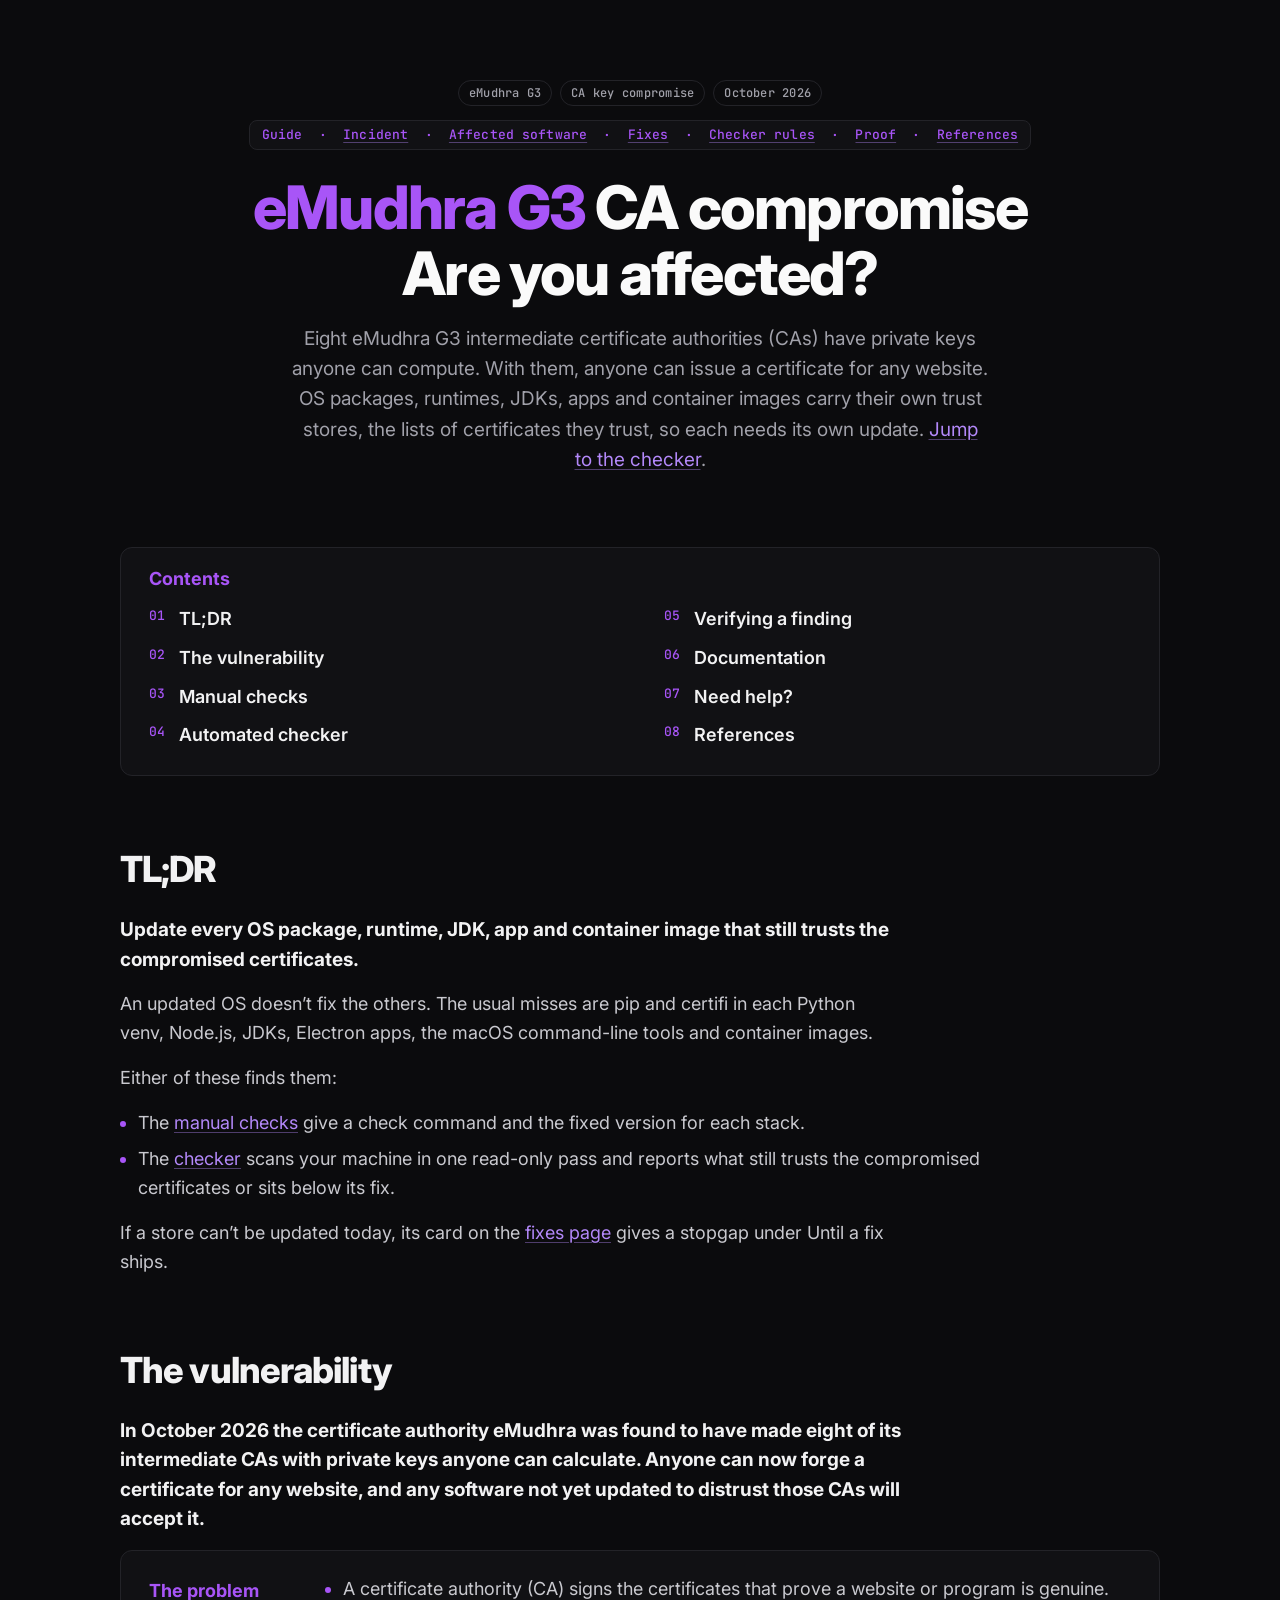
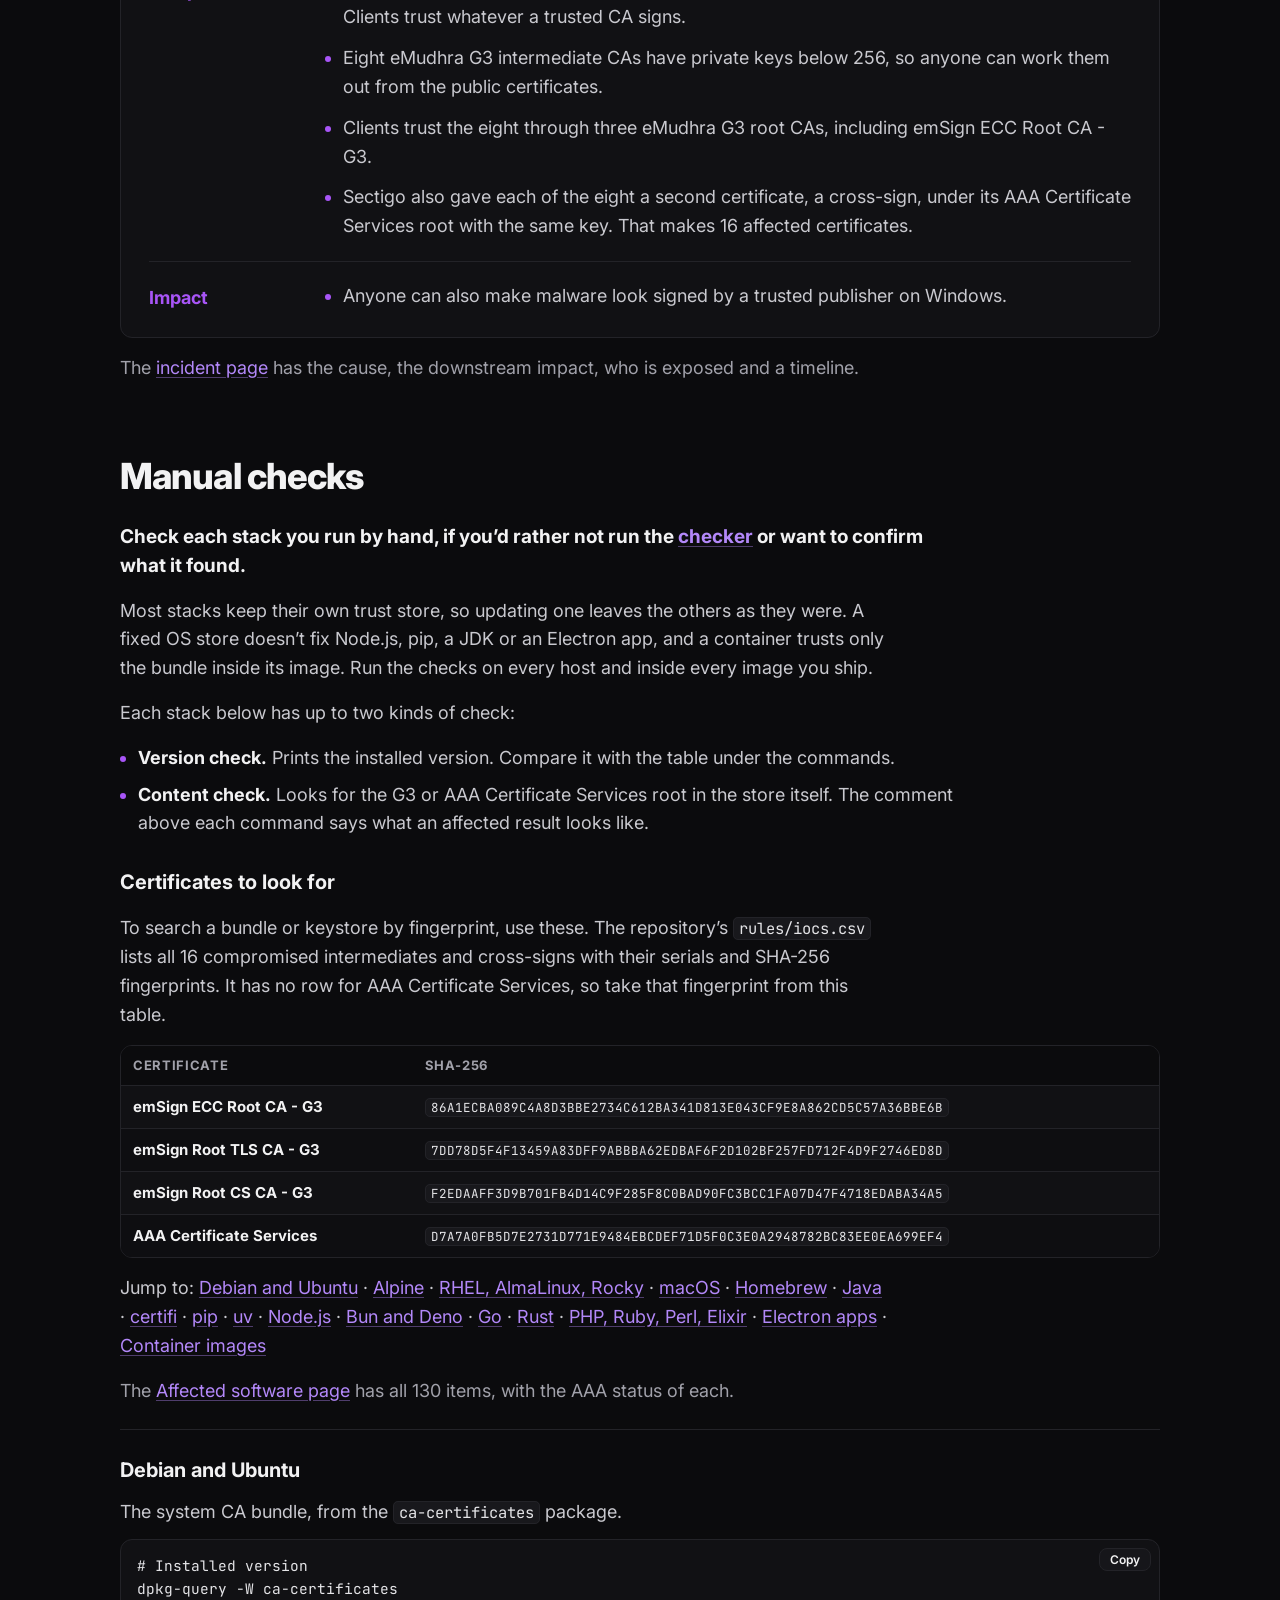
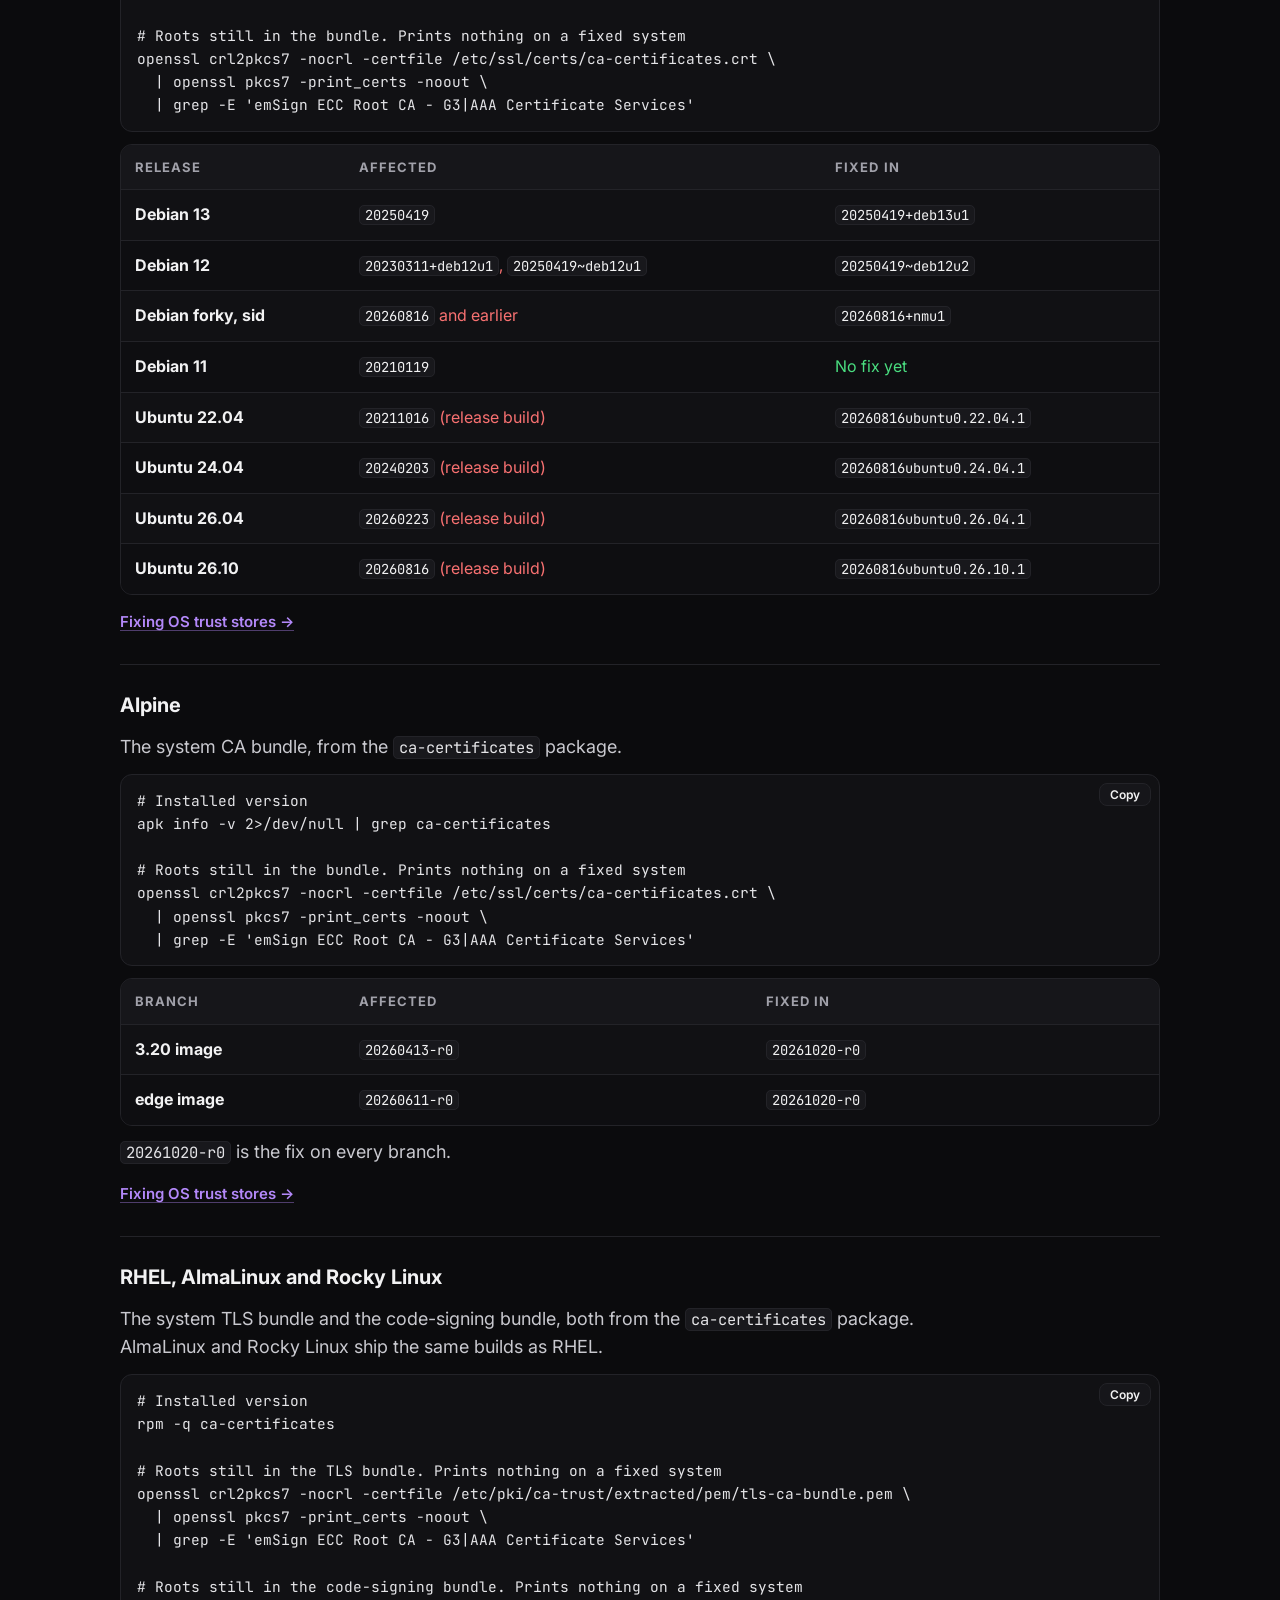
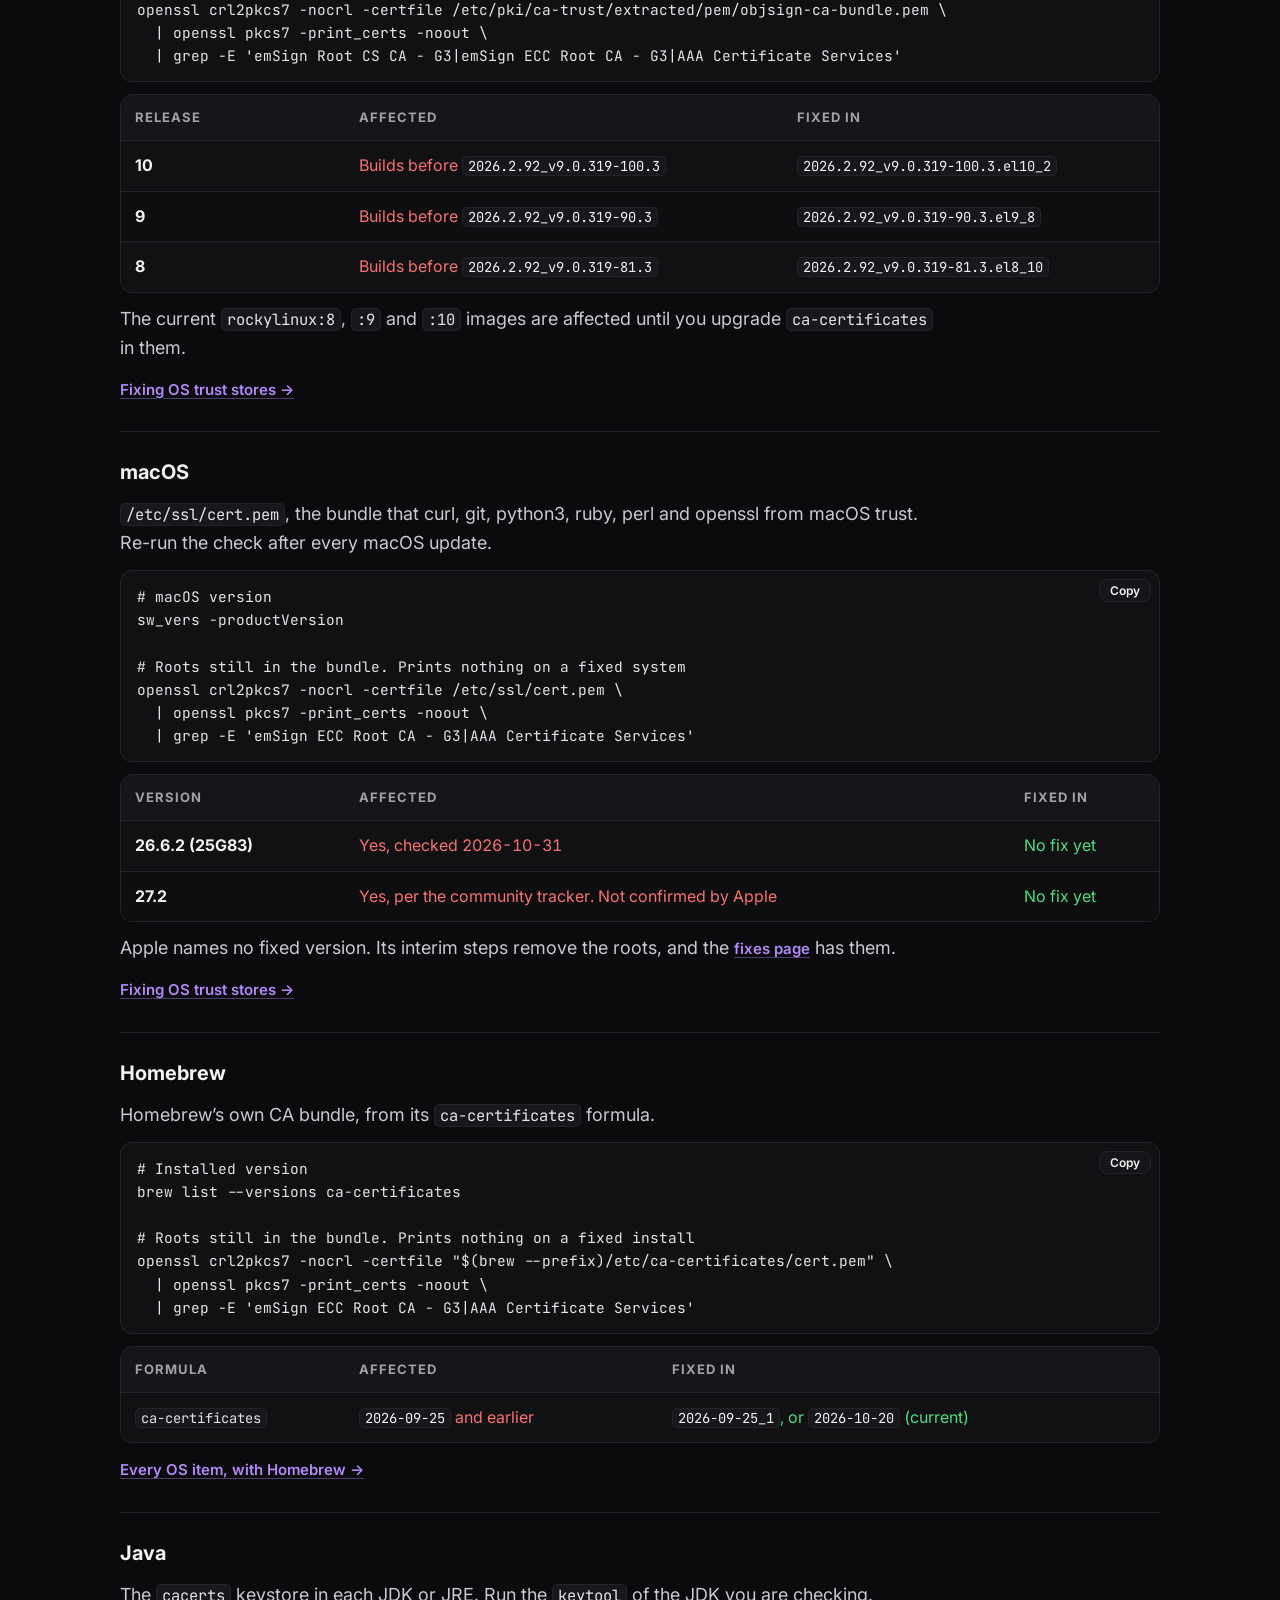
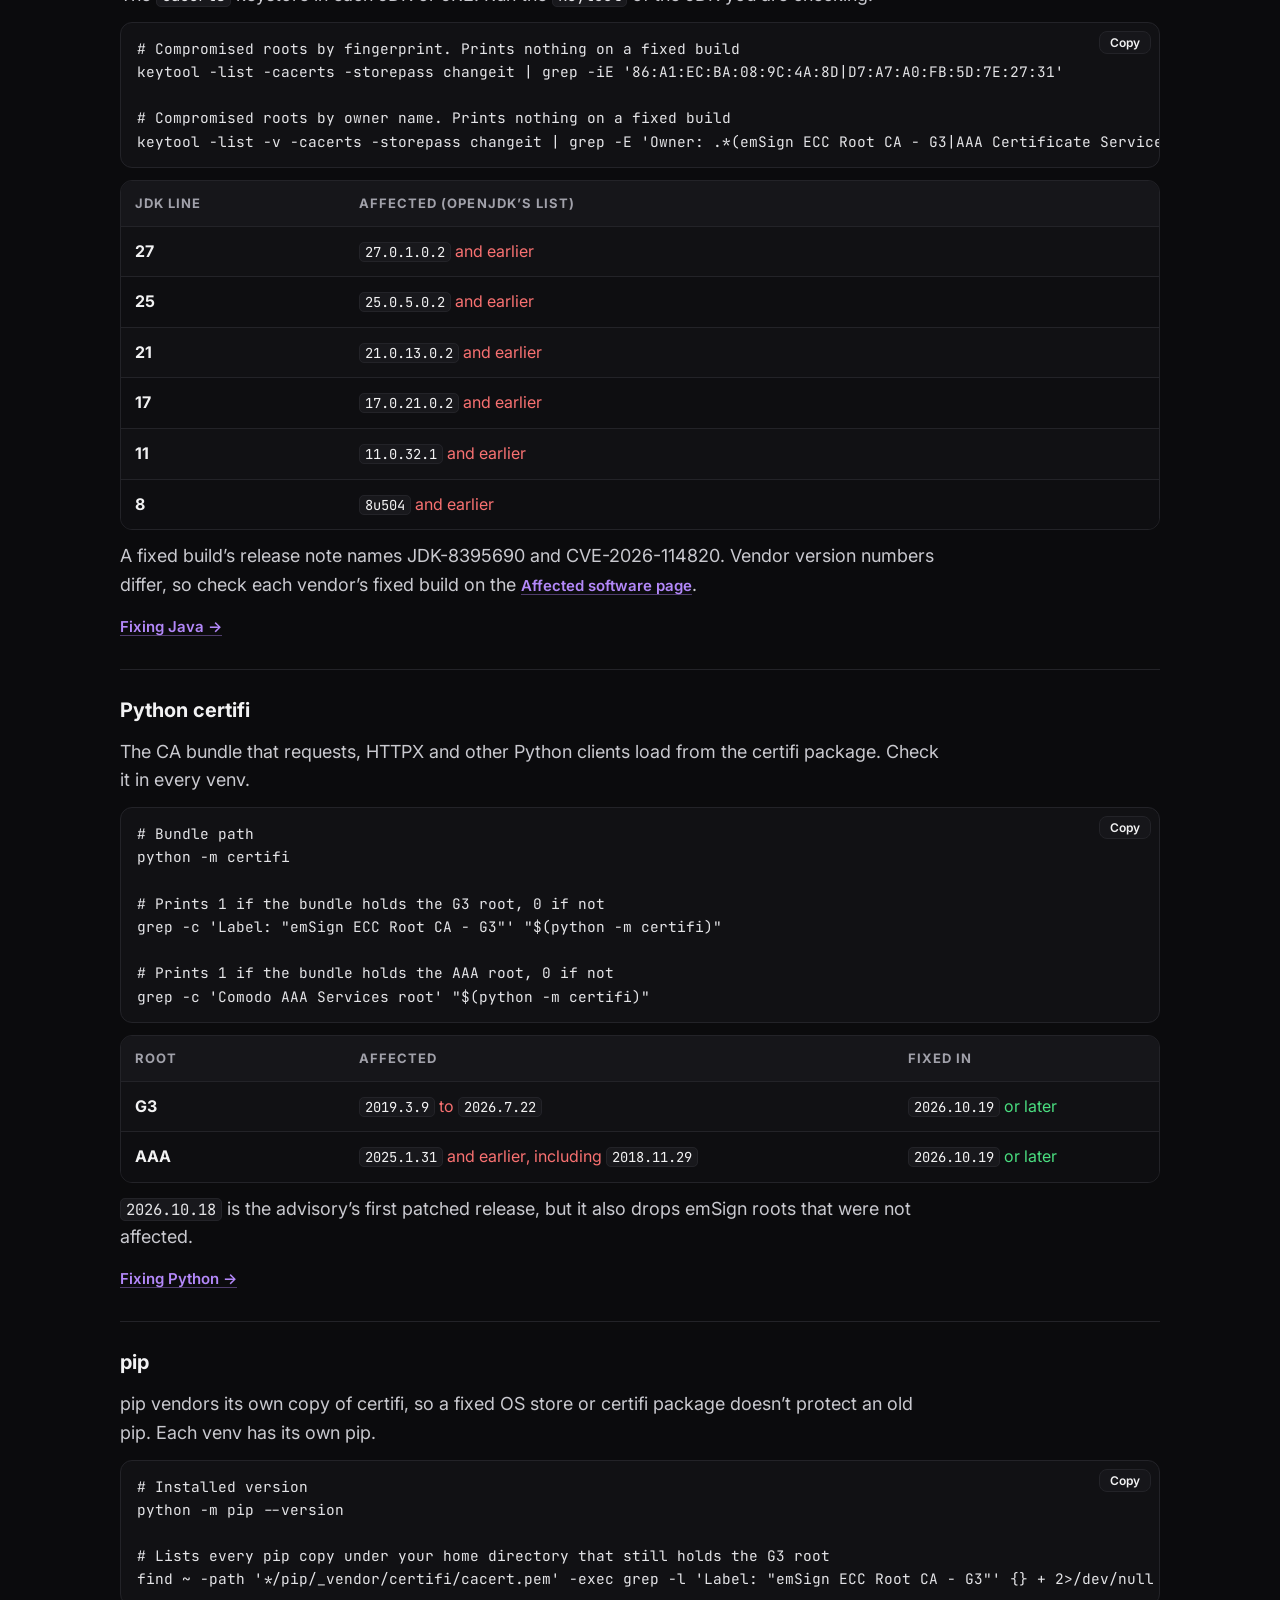
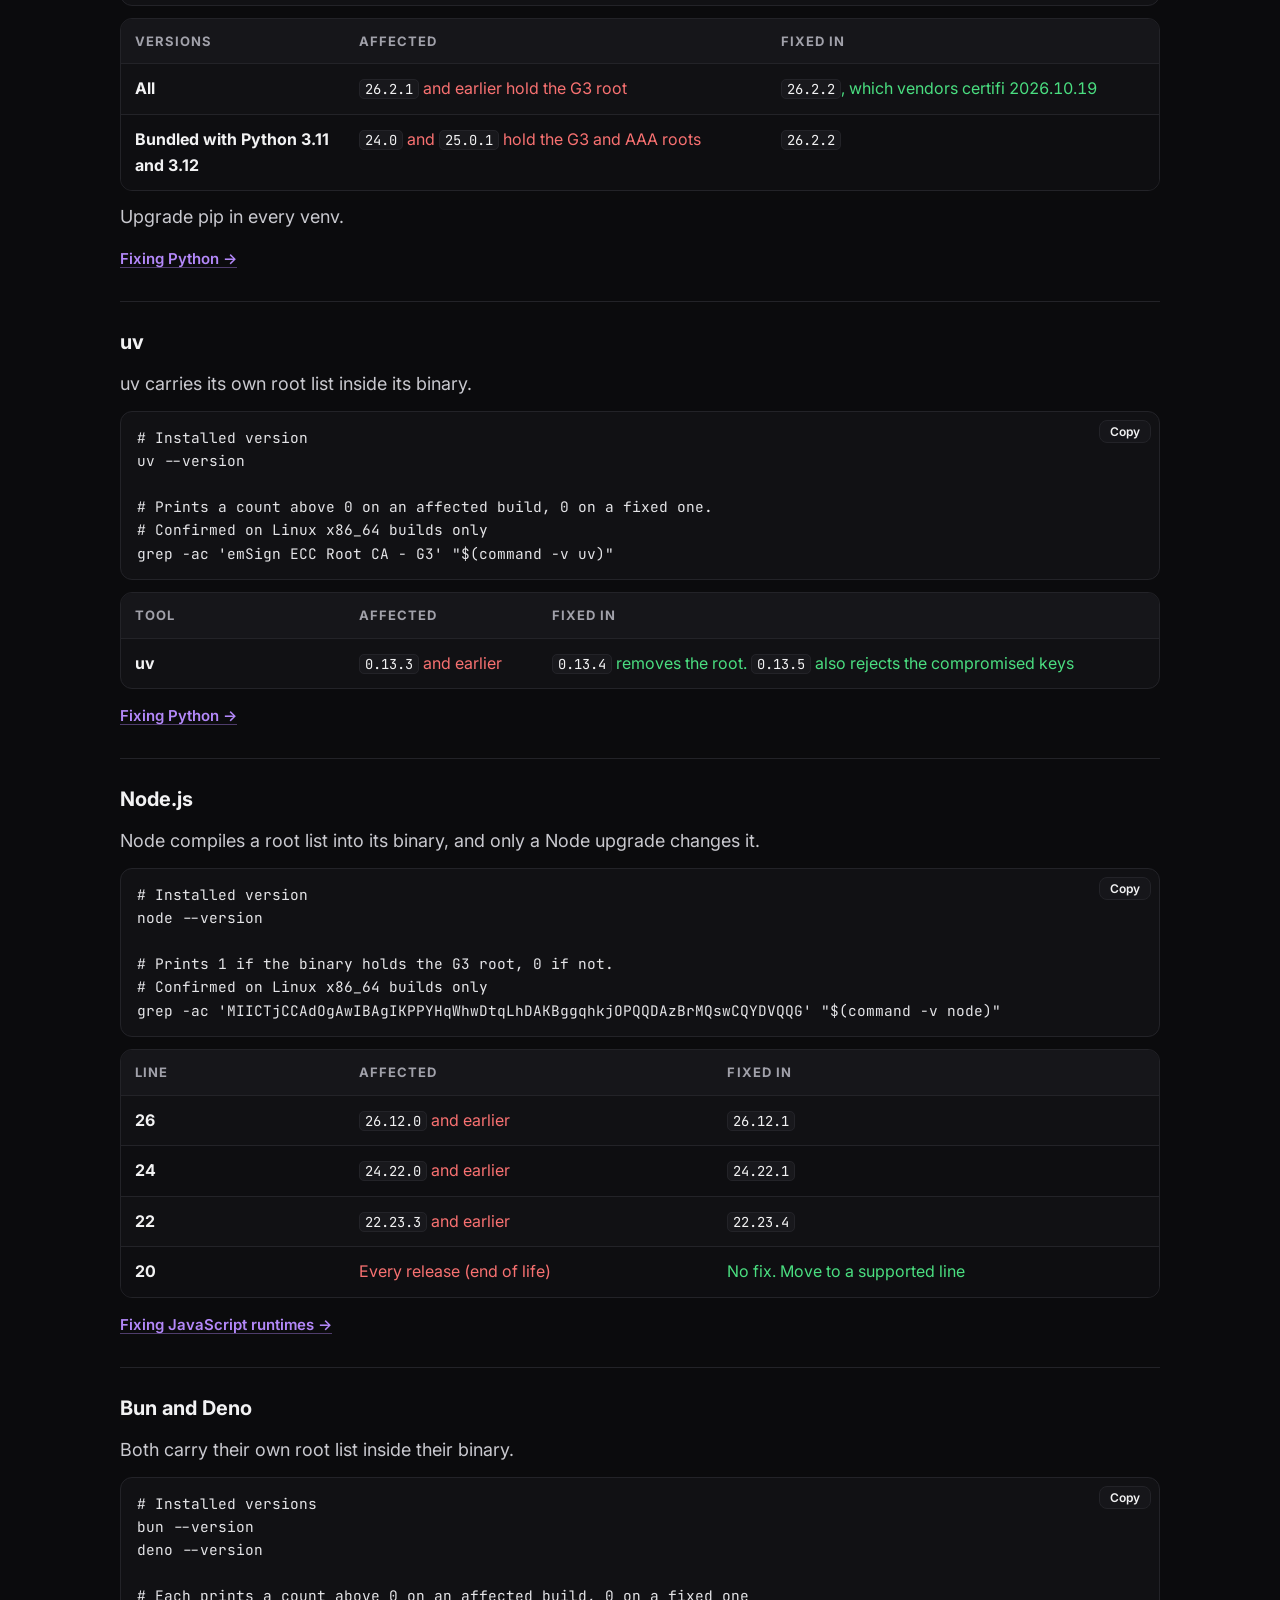
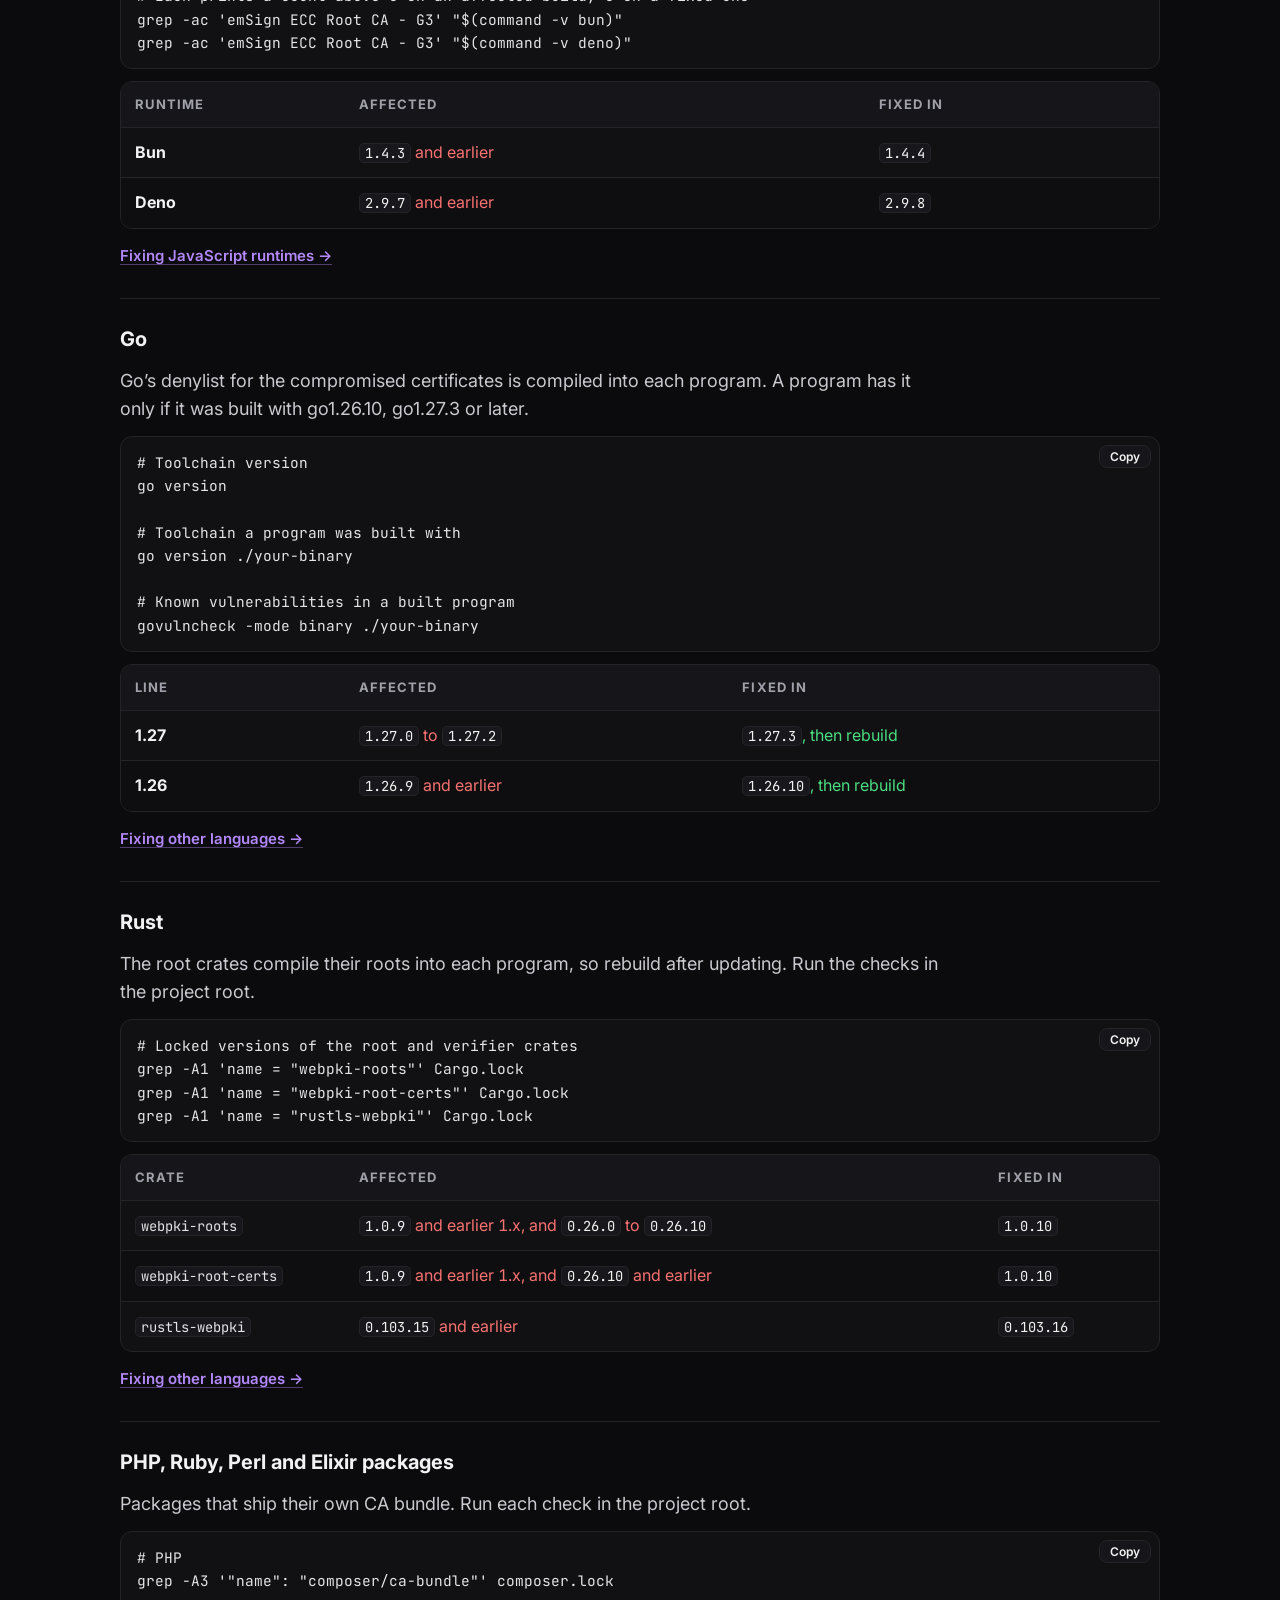
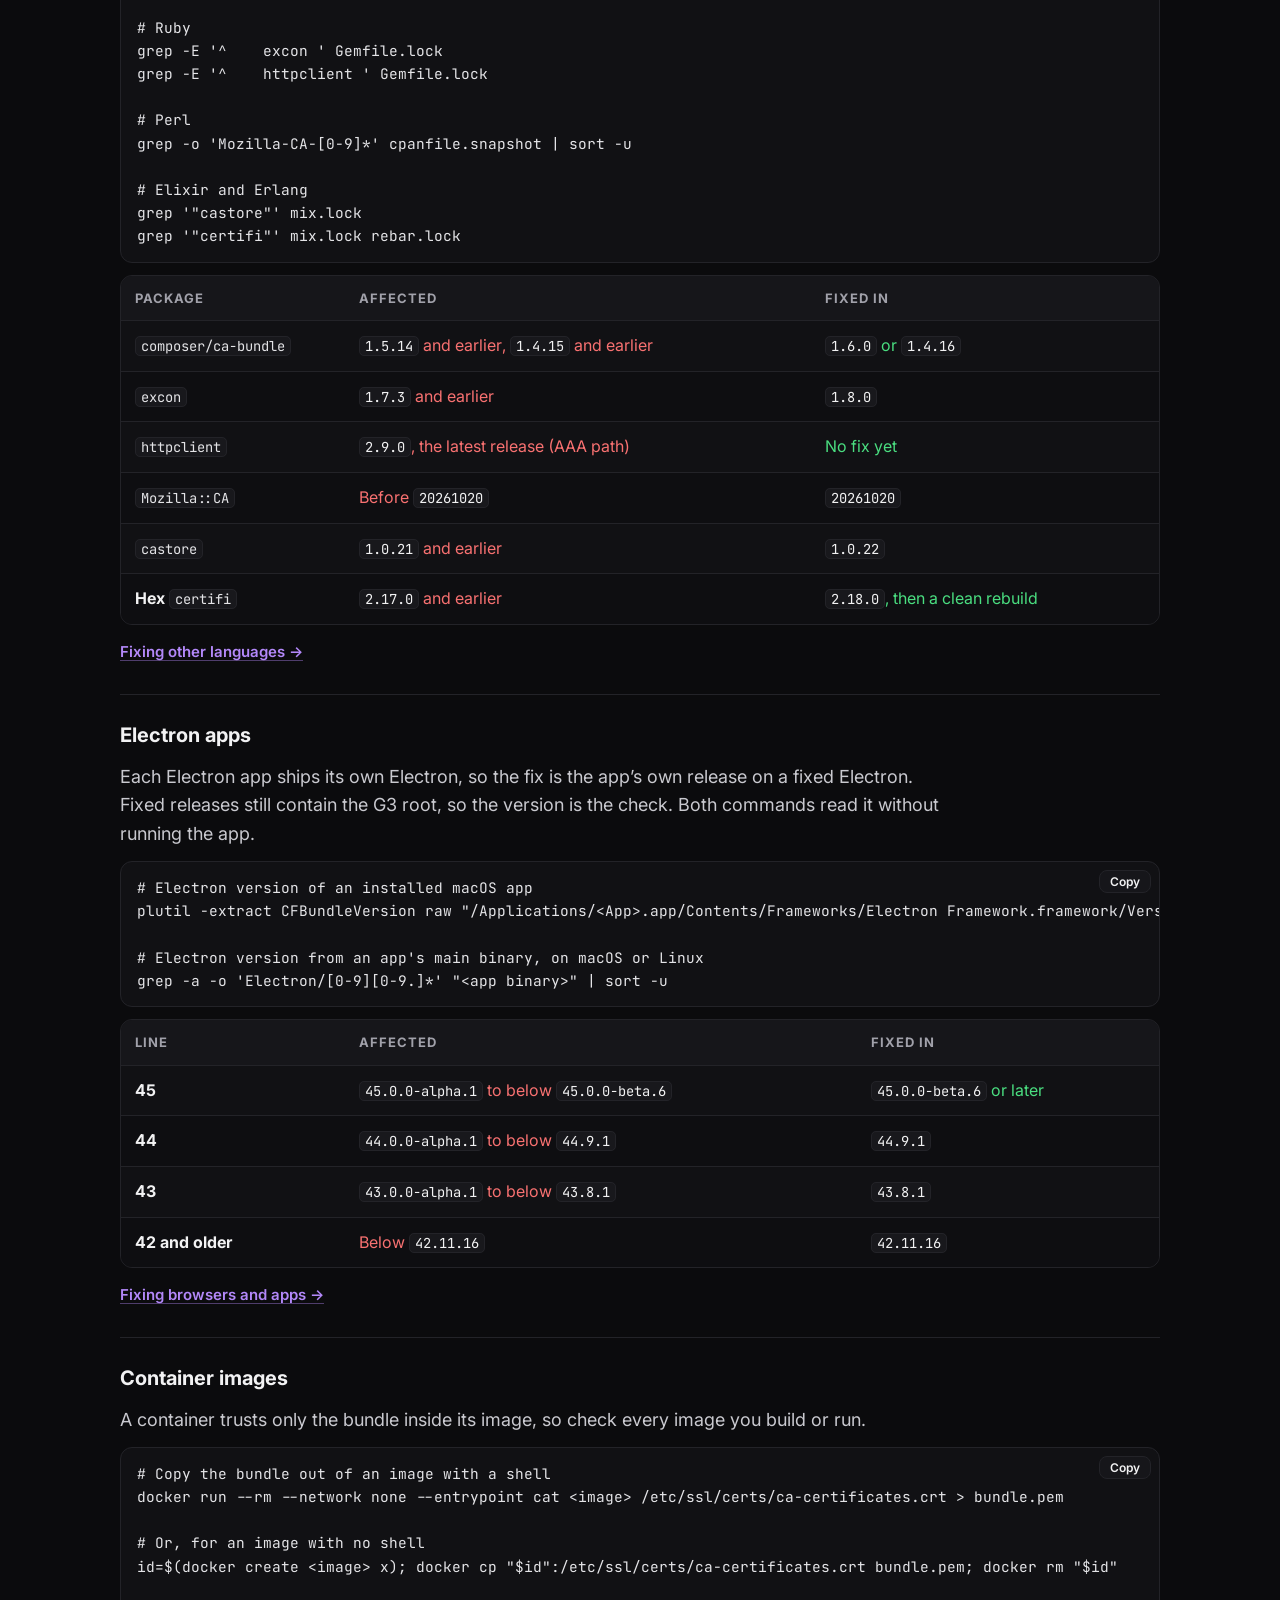
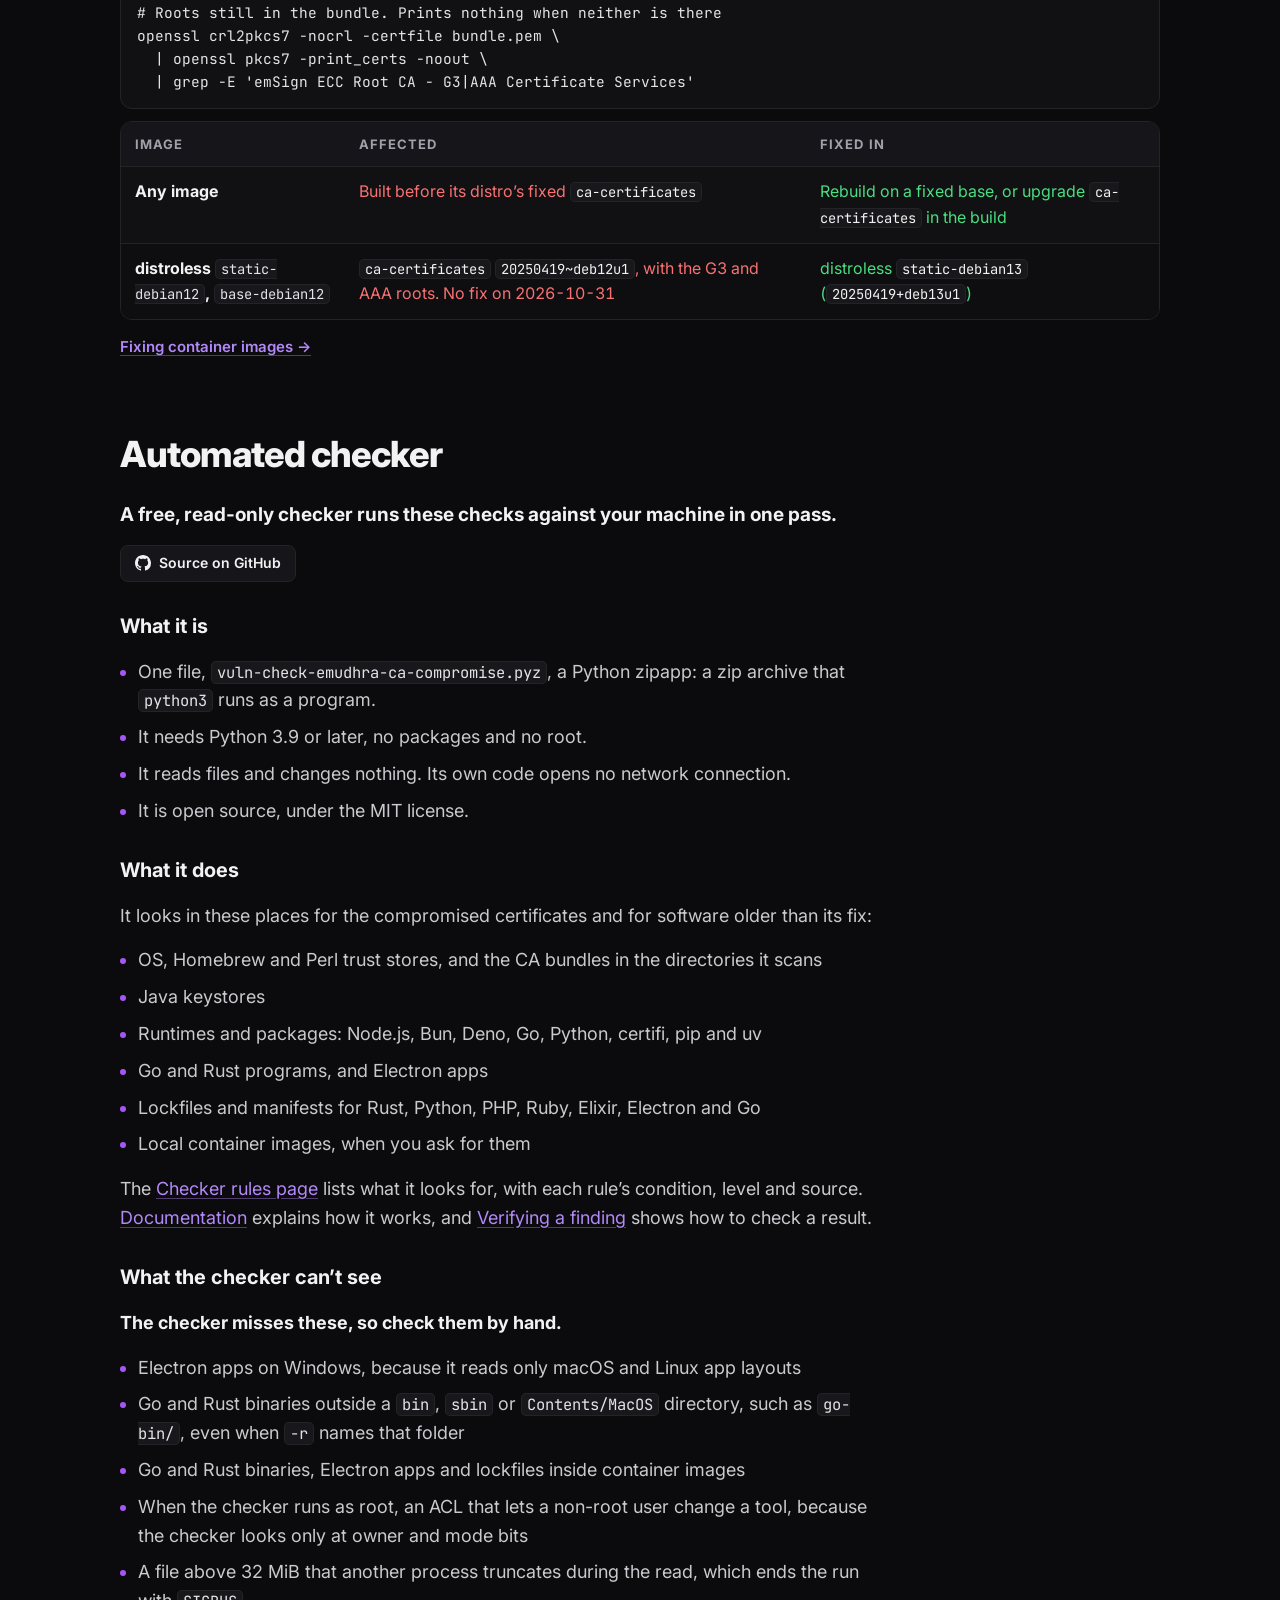
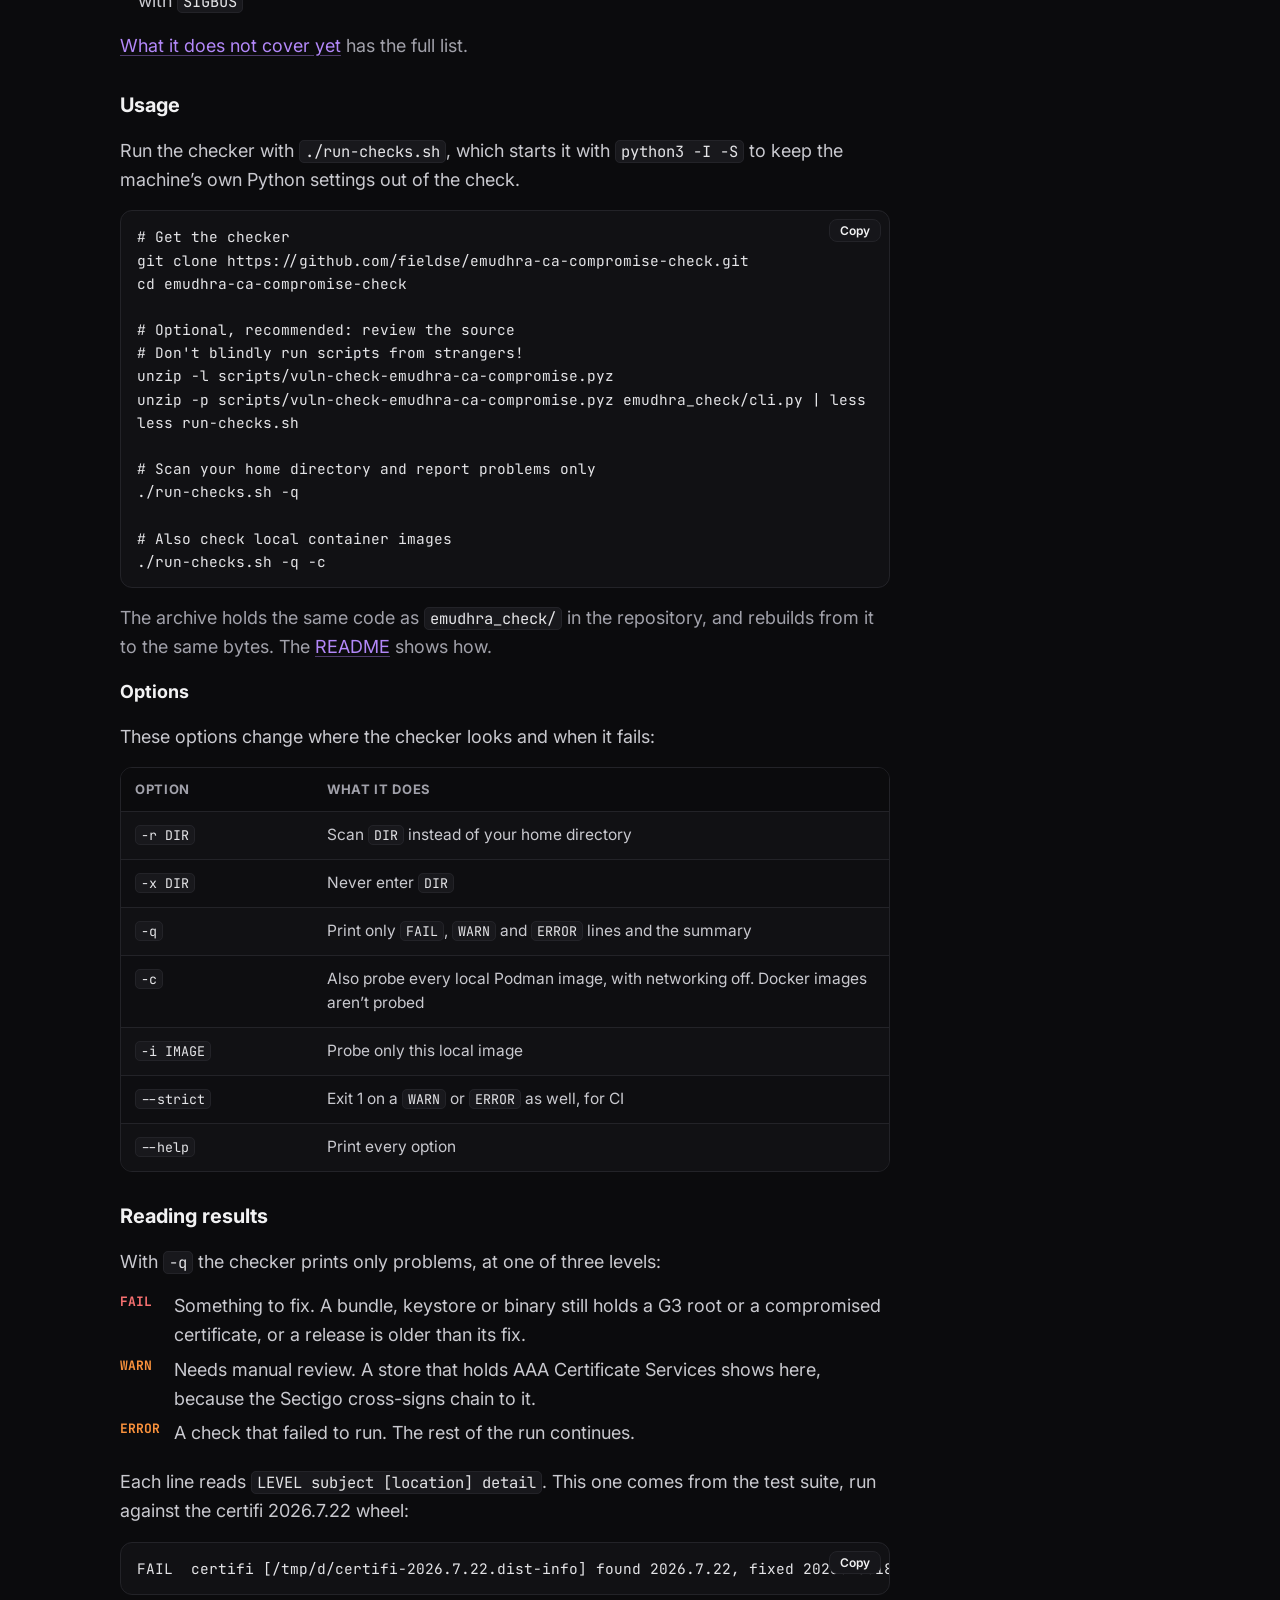
<file: index.html>
<!doctype html>
<html lang="en">
<head>
<meta charset="utf-8">
<meta name="viewport" content="width=device-width, initial-scale=1">
<title>eMudhra G3 CA compromise check</title>
<meta name="description" content="How to check whether your stack still trusts the compromised eMudhra G3 certificates, with a read-only checker, one check command per stack and the fixed versions.">
<link rel="preconnect" href="https://fonts.googleapis.com">
<link rel="preconnect" href="https://fonts.gstatic.com" crossorigin>
<link rel="stylesheet" href="https://fonts.googleapis.com/css2?family=Inter:wght@400;500;600;700;800&family=JetBrains+Mono:wght@400;500;600&display=swap">
<style>
:root {
  /* Dark theme: flat near-black ground, zinc cards with faint borders, one purple accent. */
  --bg: #0b0b0d;
  --paper: #111114;
  --raised: #16161a;
  --ink: #f2f2f3;
  --body: #c9c9cf;
  --muted: #a1a1aa;
  --rule: #232328;
  --band: #0b0b0d;
  --band-ink: #fafafa;
  --band-muted: #a1a1aa;
  --link: #b388f9;
  --code-bg: #18181c;
  --primary: #a855f7;
  --bad: #f87171;
  --good: #4ade80;
  --limit: #fb923c;
  --stripe: #0e0e11;
  --sans: "Inter", -apple-system, BlinkMacSystemFont, "Segoe UI", Roboto, Arial, sans-serif;
  --mono: "JetBrains Mono", "Fira Code", ui-monospace, SFMono-Regular, Menlo, Consolas, monospace;
  color-scheme: dark;
}
* { box-sizing: border-box; }
html { -webkit-text-size-adjust: 100%; }
body { margin: 0; background: var(--bg); color: var(--ink); font: 16px/1.6 var(--sans); }
a { color: var(--link); }
a:focus-visible, button:focus-visible { outline: 2px solid var(--link); outline-offset: 2px; }
.wrap { max-width: 1080px; margin: 0 auto; padding-left: max(20px, env(safe-area-inset-left)); padding-right: max(20px, env(safe-area-inset-right)); }
.read { max-width: 70ch; }

/* Header band */
.band { background: var(--band); color: var(--band-ink); padding-block: 44px 40px; }
.band .ids { font: 600 13px/1.4 var(--mono); color: var(--band-muted); letter-spacing: 0.02em; margin: 0 0 14px; }
.band .ids b { color: var(--band-ink); font-weight: 600; }
.band h1 { margin: 0 0 14px; font-size: clamp(28px, 4.6vw, 42px); line-height: 1.12; font-weight: 700; letter-spacing: -0.015em; text-wrap: balance; }
.band p { margin: 0; font-size: 18px; color: var(--band-ink); max-width: 62ch; }

main { padding-block: 40px 56px; display: grid; gap: 44px; }
section { display: grid; gap: 16px; min-width: 0; }
h2 { margin: 0; font-size: 24px; line-height: 1.2; font-weight: 700; letter-spacing: -0.01em; padding-bottom: 8px; border-bottom: 2px solid var(--ink); }
h3 { margin: 0; font-size: 18px; font-weight: 700; }
p { margin: 0; }
.muted { color: var(--muted); }
code { font: 0.86em var(--mono); background: var(--code-bg); padding: 1px 4px; border-radius: 3px; overflow-wrap: anywhere; }

/* Introduction: label column beside bullets */
dl.intro { margin: 0; display: grid; grid-template-columns: 11rem 1fr; border-top: 1px solid var(--rule); }
dl.intro dt, dl.intro dd { margin: 0; padding: 14px 0; border-bottom: 1px solid var(--rule); }
dl.intro dt { font-weight: 700; padding-right: 20px; }
dl.intro ul { margin: 0; padding-left: 18px; display: grid; gap: 4px; }
@media (max-width: 640px) {
  dl.intro { grid-template-columns: 1fr; }
  dl.intro dt { border-bottom: 0; padding-bottom: 2px; }
  dl.intro dd { padding-top: 0; }
}

/* Check table */
.table-scroll { overflow-x: auto; border-top: 2px solid var(--ink); border-bottom: 1px solid var(--rule); }
table { border-collapse: collapse; width: 100%; min-width: 880px; font-size: 15px; background: var(--paper); }
th, td { text-align: left; vertical-align: top; padding: 12px 14px; border-bottom: 1px solid var(--rule); }
thead th { font-size: 13px; font-weight: 700; text-transform: uppercase; letter-spacing: 0.05em; color: var(--muted); background: var(--bg); }
tbody tr:nth-child(even) { background: var(--stripe); }
tbody tr:last-child td { border-bottom: 0; }
td:first-child { font-weight: 700; white-space: nowrap; }
td.check { min-width: 300px; }
.cmd { display: flex; align-items: flex-start; gap: 6px; background: var(--code-bg); border: 1px solid var(--rule); border-radius: 4px; padding: 8px 8px 8px 12px; margin-bottom: 6px; }
.cmd:last-of-type { margin-bottom: 0; }
.cmd code { flex: 1; min-width: 0; background: none; padding: 0; font-size: 13px; line-height: 1.5; white-space: pre-wrap; overflow-wrap: anywhere; }
.cmd .copy { flex: none; display: grid; place-items: center; width: 26px; height: 26px; margin: -3px 0; border: 1px solid transparent; border-radius: 4px; background: none; color: var(--muted); cursor: pointer; }
.cmd .copy:hover { color: var(--ink); border-color: var(--rule); background: var(--paper); }
.cmd .copy.done { color: var(--good); }
td.bad { color: var(--bad); font-variant-numeric: tabular-nums; }
td.good { color: var(--good); font-variant-numeric: tabular-nums; }
td.bad code, td.good code { color: var(--ink); }
td.bad ul, td.good ul { margin: 0; padding-left: 16px; display: grid; gap: 3px; }

ul.notes { margin: 0; padding-left: 18px; display: grid; gap: 8px; max-width: 80ch; }

/* Code blocks */
.code { position: relative; background: var(--code-bg); border-left: 3px solid var(--band); min-width: 0; }
.code pre { margin: 0; padding: 14px 16px; overflow-x: auto; font: 13.5px/1.6 var(--mono); }
.code button {
  position: absolute; top: 8px; right: 8px; font: 600 12px var(--sans);
  background: var(--paper); color: var(--ink); border: 1px solid var(--rule); border-radius: 3px;
  padding: 3px 10px; cursor: pointer;
}
.code button:hover { border-color: var(--ink); }

dl.levels { margin: 0; display: grid; grid-template-columns: auto 1fr; gap: 6px 14px; }
dl.levels dt { font: 700 13px/1.6 var(--mono); }
dl.levels dt.fail { color: var(--bad); }
dl.levels dd { margin: 0; }

ul.sources { margin: 0; padding-left: 18px; display: grid; gap: 4px; columns: 2; column-gap: 32px; }
ul.sources li { break-inside: avoid; }
@media (max-width: 640px) { ul.sources { columns: 1; } }

ul.resources { margin: 0; padding: 0; list-style: none; display: grid; grid-template-columns: repeat(auto-fill, minmax(min(100%, 320px), 1fr)); gap: 0 32px; }
ul.resources li { display: grid; gap: 2px; padding: 12px 0; border-bottom: 1px solid var(--rule); min-width: 0; }
ul.resources a { font-weight: 600; }
ul.resources span { color: var(--muted); font-size: 14px; }

.toc ol { margin: 0; padding-left: 20px; display: grid; gap: 10px; }
.toc li a { font-weight: 700; }
.toc li span { display: block; color: var(--muted); font-size: 14px; }
.toc h2 { font-size: 13px; text-transform: uppercase; letter-spacing: 0.1em; color: var(--muted); border-bottom: 0; padding-bottom: 0; margin-bottom: 8px; }
.toc ol { display: block; columns: 2; column-gap: 40px; }
.toc li { break-inside: avoid; padding: 3px 0; }
.toc li span { display: none; }
@media (max-width: 640px) { .toc ol { columns: 1; } }
[id] { scroll-margin-top: 16px; }
.nw { white-space: nowrap; }
.src { font-size: 14px; }
.src a { display: inline-flex; align-items: center; gap: 6px; font-weight: 600; }
.back { display: inline-block; margin-bottom: 16px; color: var(--band-muted); font-size: 14px; text-decoration: none; }
.back:hover { color: var(--band-ink); text-decoration: underline; }
footer .wrap { display: grid; gap: 4px; }
footer { border-top: 1px solid var(--rule); padding-block: 20px 32px; font-size: 14px; color: var(--muted); }

@media print {
  .band { background: none; color: #000; padding-block: 0 16px; border-bottom: 2px solid #000; }
  .band .ids, .band p, .band .ids b { color: #000; }
  .code button { display: none; }
  .table-scroll { overflow: visible; }
  table { min-width: 0; font-size: 11px; }
  a { color: #000; }
}

/* Page treatment: centered hero, mono eyebrow pills, purple highlight word, rounded bordered cards. */
body { color: var(--body); font-size: 18px; }
table, table.list { font-size: 16px; }
.cmd code, .code pre { font-size: 14.5px; }
strong, b, td:first-child, dt, h1, h2, h3 { color: var(--ink); }
.band { background: none; padding-block: 80px 24px; text-align: center; }
.band .wrap { display: flex; flex-direction: column; align-items: center; }
.band .ids { display: inline-block; margin: 0; padding: 4px 12px; border: 1px solid var(--rule); border-radius: 8px; background: var(--paper);
  font: 500 13px/1.5 var(--mono); color: var(--primary); letter-spacing: 0.01em; }
.band .ids { max-width: none; white-space: nowrap; }
@media (max-width: 640px) { .band .ids { white-space: normal; } }
.band .ids b, .band .ids a { color: var(--primary); font-weight: 500; }
.band .tags { display: flex; flex-wrap: wrap; justify-content: center; gap: 8px; margin: 0 0 14px; }
.band .tags span { padding: 3px 10px; border: 1px solid var(--rule); border-radius: 999px; font: 500 12px/1.5 var(--mono); color: var(--muted); letter-spacing: 0.02em; }
.band h1 { margin: 24px 0 18px; font-size: clamp(30px, calc((100vw - 48px) / 18), 60px); font-weight: 800; letter-spacing: -0.03em; line-height: 1.1; color: var(--band-ink); max-width: none; }
.band .wrap { max-width: 1440px; }
.band p:not(.ids):not(.tags) { color: var(--muted); font-size: 19px; line-height: 1.6; max-width: 58ch; margin: 0 auto; }
.hl { color: var(--primary); }
main { gap: 72px; padding-block: 48px 80px; }
h2 { border-bottom: 0; padding-bottom: 0; font-size: clamp(26px, 3.4vw, 36px); font-weight: 800; letter-spacing: -0.025em; }
h2[data-eyebrow]::before { content: attr(data-eyebrow); display: block; width: fit-content; margin-bottom: 16px; padding: 3px 12px;
  border: 1px solid var(--rule); border-radius: 8px; background: var(--paper); font: 500 13px/1.5 var(--mono); color: var(--primary); letter-spacing: 0.01em; }
h3 { font-size: 20px; }
.muted { color: var(--muted); }
a { color: var(--link); text-decoration-color: rgba(179, 136, 249, .4); text-underline-offset: 3px; }
a:hover { text-decoration-color: currentColor; }
code { background: var(--code-bg); color: #e4e4e7; border: 1px solid var(--rule); border-radius: 5px; padding: 0 5px; }

/* Introduction as one card, labels as spaced capitals */
dl.intro { border: 1px solid var(--rule); border-radius: 12px; background: var(--paper); padding: 4px 28px; }
dl.intro dt, dl.intro dd { border-color: var(--rule); padding-block: 20px; }
dl.intro > :nth-last-child(-n+2) { border-bottom: 0; }
dl.intro dt { font-size: 12px; font-weight: 700; letter-spacing: 0.12em; text-transform: uppercase; color: var(--primary); padding-top: 24px; }
dl.intro li::marker { color: var(--primary); }

/* Tables in rounded cards */
.table-scroll { border: 1px solid var(--rule); border-radius: 12px; background: var(--paper); }
table, table.matrix, table.list { background: transparent; }
thead th, .matrix thead th, .list thead th { background: var(--raised); color: var(--muted); letter-spacing: 0.08em; }
th, td { border-color: var(--rule); }
tbody tr:nth-child(even) { background: var(--stripe); }
.cmd { background: var(--code-bg); border-color: var(--rule); border-radius: 8px; }
.cmd .copy:hover { background: var(--raised); border-color: var(--rule); }
td.bad { color: var(--bad); }
td.good { color: var(--good); }

/* Code blocks */
.code { background: var(--paper); border: 1px solid var(--rule); border-radius: 12px; }
.code pre { color: #e4e4e7; }
.code button { background: var(--raised); color: var(--ink); border: 1px solid var(--rule); border-radius: 8px; }
.code button:hover { border-color: var(--primary); box-shadow: 0 0 16px rgba(168, 85, 247, .3); }
dl.levels dt { color: var(--limit); }
dl.levels dt.fail { color: var(--bad); }

ul.resources li { border-color: var(--rule); }
ul.sources li::marker, ul.notes li::marker, ul.plain li::marker { color: var(--primary); }

/* Tests page */
.facts { display: grid; grid-template-columns: repeat(4, minmax(0, 1fr)); gap: 16px; border: 0; padding: 0; }
.facts div { border: 1px solid var(--rule); border-radius: 12px; background: var(--paper); padding: 26px 16px; text-align: center; justify-items: center; }
.facts b { font-size: 42px; font-weight: 800; letter-spacing: -0.02em; color: var(--primary); }
.facts div:nth-child(2) b { color: var(--good); }
.facts div:nth-child(3) b { color: var(--limit); }
.facts span { color: var(--muted); font-size: 15px; }
@media (max-width: 640px) { .facts { grid-template-columns: repeat(2, minmax(0, 1fr)); } }
nav.toc { border: 1px solid var(--rule); border-radius: 12px; background: var(--paper); padding: 20px 28px; max-width: none; }
nav.toc h2 { font-size: 12px; font-weight: 700; letter-spacing: 0.12em; text-transform: uppercase; color: var(--primary); margin-bottom: 10px; }
nav.toc ol { display: block; list-style: none; padding-left: 0; columns: 2; column-gap: 48px; counter-reset: toc; }
nav.toc li { counter-increment: toc; display: flex; gap: 14px; padding: 5px 0; break-inside: avoid; }
nav.toc li::before { content: counter(toc, decimal-leading-zero); font: 500 13px/1.75 var(--mono); color: var(--primary); }
nav.toc li > a { color: var(--ink); font-weight: 600; text-decoration: none; }
nav.toc li > a:hover { color: var(--primary); }
nav.toc li span { display: none; }
@media (max-width: 640px) { nav.toc ol { columns: 1; } }
.band .back { margin-bottom: 20px; font: 500 13px var(--mono); color: var(--muted); }
.band .back:hover { color: var(--primary); }
.matrix tbody th { background: var(--paper); color: var(--ink); }
.matrix tbody tr:nth-child(even) th, .matrix tbody tr:nth-child(even) td { background: var(--stripe); }
.matrix thead th.grp { color: var(--primary); }
.list tr.grp th { background: var(--raised); color: var(--primary); }
.list td.tid { color: var(--ink); }
.dot.limit { background: var(--limit); }

.src { margin: 0; }
.src a { display: inline-flex; align-items: center; gap: 8px; }
.src a { padding: 6px 14px; border: 1px solid var(--rule); border-radius: 8px; background: var(--raised); color: var(--ink); font-weight: 600; font-size: 14px; text-decoration: none; }
.src a:hover { border-color: var(--primary); box-shadow: 0 0 16px rgba(168, 85, 247, .3); }
/* Call to action box */
.cta { border: 1px solid rgba(168, 85, 247, .35); border-radius: 12px; padding: 32px;
  background: linear-gradient(135deg, rgba(168, 85, 247, .2) 0%, rgba(168, 85, 247, .06) 60%, rgba(168, 85, 247, .02) 100%), var(--paper);
  display: grid; gap: 14px; }
.cta .label { font-size: 12px; font-weight: 700; letter-spacing: 0.12em; text-transform: uppercase; color: var(--primary); }
.cta h3 { margin: 0; font-size: 28px; font-weight: 800; letter-spacing: -0.02em; }
.cta p { margin: 0; max-width: 62ch; color: var(--body); }
.cta .actions { display: flex; flex-wrap: wrap; gap: 12px; margin-top: 6px; }
.cta .btn { display: inline-flex; align-items: center; gap: 8px; padding: 10px 18px; border-radius: 8px; font-weight: 600; font-size: 15px; text-decoration: none; }
.cta .btn-primary { background: linear-gradient(135deg, #a855f7, #c96ef7); border: 1px solid #be5eed; color: #fff; box-shadow: 0 0 20px rgba(168, 85, 247, .3); }
.cta .btn-primary:hover { box-shadow: 0 0 28px rgba(168, 85, 247, .5); }
.cta .btn-ghost { border: 1px solid var(--rule); background: var(--raised); color: var(--ink); }
.cta .btn-ghost:hover { border-color: var(--primary); }
footer { border-color: var(--rule); color: var(--muted); }
@media print { .band h1, h2, .hl { color: #000; } h2[data-eyebrow]::before { display: none; } }

/* List tables (checks and references pages) */
table.list { border-collapse: collapse; width: 100%; min-width: 860px; font-size: 14.5px; background: var(--paper); }
.list th, .list td { text-align: left; vertical-align: top; padding: 9px 12px; border-bottom: 1px solid var(--rule); }
.list thead th { font-size: 13px; font-weight: 700; text-transform: uppercase; letter-spacing: 0.05em; color: var(--muted); background: var(--bg); }
.list tr.grp th { background: var(--stripe); font: 700 12px var(--mono); text-transform: uppercase; letter-spacing: 0.05em; padding-top: 14px; }
.list td.tid { font: 700 14px var(--mono); white-space: nowrap; }
.list td.tid span { display: block; font-weight: 400; font-size: 12px; color: var(--muted); }
.list td.cks { font: 12.5px var(--mono); color: var(--muted); white-space: nowrap; }
.list td.res { font-weight: 700; white-space: nowrap; }
.list td.res.pass { color: var(--good); }
.list td.res.gap { color: var(--bad); }
.list td.res.limit { color: var(--limit); }
.list tr.grp th { background: var(--raised); color: var(--primary); }
.list td.tid { color: var(--ink); }

/* References page */
table.list.refs-table { min-width: 1100px; font-size: 15px; }
.refs-table td.tid a { color: var(--ink); text-decoration: none; }
.refs-table td.tid a:hover { color: var(--primary); }
.refs-table td.stk { font-weight: 600; color: var(--ink); min-width: 160px; }
.refs-table td.val { min-width: 220px; }
.refs-table td.note { color: var(--muted); font-size: 14px; min-width: 180px; }
.refs-table ol.refs { margin: 0; padding-left: 22px; display: grid; gap: 3px; font-size: 14px; min-width: 220px; }
.refs-table ol.refs li::marker { color: var(--primary); font: 500 12px var(--mono); }
.refs-table tr:target td { background: rgba(168, 85, 247, .12); }
nav.toc li small { margin-left: auto; font: 500 13px/1.75 var(--mono); color: var(--muted); white-space: nowrap; }

/* eMudhra pages: inline reference links, status chips, the checks table and the fingerprint table. */
.rl { font: 500 0.74em var(--mono); color: var(--muted); white-space: nowrap; }
.rl a { text-decoration: none; }
.rl a:hover { text-decoration: underline; }
.chip { display: inline-block; margin-bottom: 6px; padding: 1px 8px; border: 1px solid; border-radius: 6px; font: 600 12px/1.6 var(--mono); white-space: nowrap; }
.chip.unfixed { color: var(--bad); border-color: rgba(248, 113, 113, .45); background: rgba(248, 113, 113, .08); }
.chip.partial { color: var(--limit); border-color: rgba(251, 146, 60, .45); background: rgba(251, 146, 60, .08); }
.chip.os { color: var(--muted); border-color: var(--rule); background: var(--raised); }
table.list.checks { min-width: 1280px; font-size: 15px; }
.checks td { padding: 12px 12px; }
.checks td.item { font-weight: 700; color: var(--ink); white-space: normal; min-width: 150px; }
.checks td.where { min-width: 170px; font-size: 14px; }
.checks td.check { min-width: 320px; }
.checks td.check .muted { display: block; margin-top: 4px; font-size: 13.5px; }
.checks td.bad, .checks td.good { min-width: 160px; font-size: 14.5px; }
.checks td.aaa { min-width: 170px; font-size: 14px; color: var(--body); }
.checks td.rf, .fps td.rf { font: 500 13px var(--mono); white-space: nowrap; }
.checks td.rf a, .fps td.rf a { display: block; text-decoration: none; }
.checks td.bad ul, .checks td.good ul { margin: 0; padding-left: 16px; display: grid; gap: 3px; }
.checks tr:target td { background: rgba(168, 85, 247, .12); }
table.list.fps { min-width: 720px; font-size: 15px; }
.fps td:first-child { white-space: normal; }
.fps td.fp code { font-size: 12.5px; overflow-wrap: anywhere; }
.refs-table td.dt { font: 500 13px var(--mono); white-space: nowrap; color: var(--muted); }
.refs-table ol.refs li .meta { display: block; color: var(--muted); font-size: 13px; }
.refs-table td.note strong { color: var(--limit); }
.facts div:nth-child(4) b { color: var(--bad); }
section.area { display: grid; gap: 12px; }
section.area h3 { margin-top: 8px; }
p.more a { font-weight: 600; font-size: 15px; }
#manual > .read { max-width: 70ch; }

/* Reading layout: quiet reference tags, sentence-case labels, lead-then-detail lists, compact tables with a Refs column. */
.rl a { color: var(--muted); }
.rl a:hover { color: var(--link); }
dl.intro dt { font-size: 18px; letter-spacing: 0; text-transform: none; padding-top: 22px; }
dl.intro dd > ul { gap: 12px; }
dl.intro ul ul { margin-top: 4px; gap: 3px; }
p.key { max-width: 70ch; font-size: 19px; line-height: 1.55; color: var(--ink); }
section > h3 { margin-top: 12px; }
ul.points { margin: 0; padding: 0; list-style: none; display: grid; gap: 22px; max-width: 80ch; }
ul.points > li > strong:first-child { display: block; margin-bottom: 4px; }
ul.points ul, ul.points ol { margin: 0; padding-left: 20px; display: grid; gap: 6px; }
ul.points ul ul, ul.points ul ol { margin-top: 4px; gap: 2px; }
ul.points li li::marker { color: var(--primary); }
ul.points .code { margin-top: 4px; }
table.list.tbl { min-width: 640px; font-size: 15.5px; }
.tbl th, .tbl td { padding: 11px 14px; }
.tbl td:first-child { width: 12rem; white-space: normal; font-weight: 600; color: var(--ink); }
.tbl td ul { margin: 0; padding-left: 16px; display: grid; gap: 4px; }
.tbl td.rf { width: 5rem; font: 500 13px var(--mono); white-space: nowrap; }
.tbl td.rf a { display: block; text-decoration: none; }
.tbl.when td:first-child { width: 10rem; white-space: nowrap; font: 500 14px var(--mono); color: var(--muted); }
section.area { border-top: 1px solid var(--rule); padding-top: 28px; gap: 16px; }
section.area h3 { margin-top: 0; }
dl.levels + p, dl.levels + dl.levels { margin-top: 4px; }
@media (max-width: 640px) {
  table.list.tbl { min-width: 0; }
  .tbl thead { display: none; }
  .tbl, .tbl tbody, .tbl tr, .tbl td, .tbl tr.grp th { display: block; width: auto; }
  .tbl tr { padding: 10px 0; border-bottom: 1px solid var(--rule); }
  .tbl tr:last-child { border-bottom: 0; }
  .tbl td, .tbl.when td:first-child { width: auto; border: 0; padding: 3px 16px; }
  .tbl td:empty { display: none; }
  .tbl td.rf a { display: inline; margin-right: 10px; }
  dl.intro dt { padding-bottom: 4px; }
  dl.intro dd { padding-top: 4px; }
}

/* Sister-page layout: the main check table, per-area caveat cards and the section Sources line. */
#caveats { display: grid; gap: 32px; }
.eco { display: grid; gap: 12px; }
.eco h4 { margin: 12px 0 0; font-size: 16px; }
table.caveats { min-width: 0; }
table.caveats td:first-child { white-space: normal; width: 14rem; }
table.caveats td ul { margin: 0; padding-left: 18px; display: grid; gap: 6px; }
nav.toc h2 { font-size: 18px; font-weight: 700; letter-spacing: 0; text-transform: none; color: var(--primary); margin-bottom: 10px; }
td.rf { font: 500 13px var(--mono); white-space: nowrap; }
td.rf a { display: block; text-decoration: none; }
.eco > p a { font-weight: 600; font-size: 15px; }
p.refs-line { font-size: 14px; max-width: 80ch; }
p.refs-line a { font: 500 13px var(--mono); text-decoration: none; }
@media (max-width: 640px) { table.caveats td:first-child { width: auto; } }

/* Manual checks: one card per stack. */
.stacks { display: grid; gap: 28px; margin-top: 8px; }
.stacks .eco { border-top: 1px solid var(--rule); padding-top: 24px; }
.stacks .eco > p { max-width: 75ch; }

/* Further reading: grouped primary sources. */
#sources h4 { margin: 18px 0 6px; font-size: 13px; font-weight: 700; letter-spacing: 0.05em; text-transform: uppercase; color: var(--muted); }

/* Checks page: one card per item, with a status chip under its name. */
.chip.fixed { color: var(--good); border-color: rgba(74, 222, 128, .45); background: rgba(74, 222, 128, .08); }
.eco > p.status { margin-top: -6px; }
.eco > p.status .chip { margin-bottom: 0; }
.stacks .eco:target { outline: 1px solid var(--primary); outline-offset: 12px; border-radius: 4px; }

/* Alias anchors kept for old links take no grid cell. */
a[id]:empty { position: absolute; }
section > h2 { margin-bottom: 8px; }
</style>
</head>
<body>

<header class="band">
  <div class="wrap">
    <p class="tags"><span>eMudhra G3</span><span>CA key compromise</span><span>October 2026</span></p>
    <p class="ids">Guide &nbsp;·&nbsp; <a href="incident.html">Incident</a> &nbsp;·&nbsp; <a href="checks.html">Affected software</a> &nbsp;·&nbsp; <a href="fixes.html">Fixes</a> &nbsp;·&nbsp; <a href="detections.html">Checker rules</a> &nbsp;·&nbsp; <a href="proof.html">Proof</a> &nbsp;·&nbsp; <a href="references.html">References</a></p>
    <h1><span class='hl'>eMudhra G3</span> CA compromise<br>Are you affected?</h1>
    <p>Eight eMudhra G3 intermediate certificate authorities (CAs) have private keys anyone can compute. With them, anyone can issue a certificate for any website. OS packages, runtimes, JDKs, apps and container images carry their own trust stores, the lists of certificates they trust, so each needs its own update. <a href="#helper">Jump to the checker</a>.</p>
  </div>
</header>
<main class="wrap">
<nav class="toc read" aria-label="Contents"><h2>Contents</h2><ol>
  <li><a href="#tldr">TL;DR</a><span>Who is affected and where to start</span></li>
  <li><a href="#vuln">The vulnerability</a><span>The weak keys and what an attacker can do</span></li>
  <li><a href="#manual">Manual checks</a><span>Check each stack by hand, with affected and fixed versions</span></li>
  <li><a href="#helper">Automated checker</a><span>A read-only check that runs in one pass</span></li>
  <li><a href="#proof">Verifying a finding</a><span>Check any finding yourself from the original sources</span></li>
  <li><a href="#resources">Documentation</a><span>How it works, its rules and its sources</span></li>
  <li><a href="#help">Need help?</a><span>Help from Blacklight Security</span></li>
  <li><a href="#sources">References</a><span>The sources behind this page, grouped by publisher</span></li>
</ol></nav>
<section id="tldr">
<h2>TL;DR</h2>
<p class="key"><strong>Update every OS package, runtime, JDK, app and container image that still trusts the compromised certificates.</strong></p>
<p class="read">An updated OS doesn’t fix the others. The usual misses are pip and certifi in each Python venv, Node.js, JDKs, Electron apps, the macOS command-line tools and container images.</p>
<p>Either of these finds them:</p>
<ul class="notes">
<li>The <a href="#manual">manual checks</a> give a check command and the fixed version for each stack.</li>
<li>The <a href="#helper">checker</a> scans your machine in one read-only pass and reports what still trusts the compromised certificates or sits below its fix.</li>
</ul>
<p class="read">If a store can’t be updated today, its card on the <a href="fixes.html#caveats">fixes page</a> gives a stopgap under Until a fix ships.</p>
</section>
<section id="vuln">
<h2>The vulnerability</h2>
<p class="key"><strong>In October 2026 the certificate authority eMudhra was found to have made eight of its intermediate CAs with private keys anyone can calculate. Anyone can now forge a certificate for any website, and any software not yet updated to distrust those CAs will accept it.</strong></p>
<dl class="intro">
<dt>The problem</dt><dd><ul>
<li>A certificate authority (CA) signs the certificates that prove a website or program is genuine. Clients trust whatever a trusted CA signs.</li>
<li>Eight eMudhra G3 intermediate CAs have private keys below 256, so anyone can work them out from the public certificates.</li>
<li>Clients trust the eight through three eMudhra G3 root CAs, including emSign ECC Root CA - G3.</li>
<li>Sectigo also gave each of the eight a second certificate, a cross-sign, under its AAA Certificate Services root with the same key. That makes 16 affected certificates.</li>
</ul></dd>
<dt>Impact</dt><dd><ul>
<li>Anyone can also make malware look signed by a trusted publisher on Windows.</li>
</ul></dd>
</dl>
<p class="muted read">The <a href="incident.html">incident page</a> has the cause, the downstream impact, who is exposed and a timeline.</p>
</section>
<section id="manual">
<h2>Manual checks</h2>
<p class="key"><strong>Check each stack you run by hand, if you’d rather not run the <a href="#helper">checker</a> or want to confirm what it found.</strong></p>
<p class="read">Most stacks keep their own trust store, so updating one leaves the others as they were. A fixed OS store doesn’t fix Node.js, pip, a JDK or an Electron app, and a container trusts only the bundle inside its image. Run the checks on every host and inside every image you ship.</p>
<p>Each stack below has up to two kinds of check:</p>
<ul class="notes">
<li><strong>Version check.</strong> Prints the installed version. Compare it with the table under the commands.</li>
<li><strong>Content check.</strong> Looks for the G3 or AAA Certificate Services root in the store itself. The comment above each command says what an affected result looks like.</li>
</ul>
<section id="fingerprints">
<h3>Certificates to look for</h3>
<p class="read">To search a bundle or keystore by fingerprint, use these. The repository’s <code>rules/iocs.csv</code> lists all 16 compromised intermediates and cross-signs with their serials and SHA-256 fingerprints. It has no row for AAA Certificate Services, so take that fingerprint from this table.</p>
<div class="table-scroll"><table class="list fps"><thead><tr><th>Certificate</th><th>SHA-256</th></tr></thead><tbody>
<tr><td>emSign ECC Root CA - G3</td><td class="fp"><code>86A1ECBA089C4A8D3BBE2734C612BA341D813E043CF9E8A862CD5C57A36BBE6B</code></td></tr>
<tr><td>emSign Root TLS CA - G3</td><td class="fp"><code>7DD78D5F4F13459A83DFF9ABBBA62EDBAF6F2D102BF257FD712F4D9F2746ED8D</code></td></tr>
<tr><td>emSign Root CS CA - G3</td><td class="fp"><code>F2EDAAFF3D9B701FB4D14C9F285F8C0BAD90FC3BCC1FA07D47F4718EDABA34A5</code></td></tr>
<tr><td>AAA Certificate Services</td><td class="fp"><code>D7A7A0FB5D7E2731D771E9484EBCDEF71D5F0C3E0A2948782BC83EE0EA699EF4</code></td></tr>
</tbody></table></div>
<p class="read">Jump to: <a href="#m-debian">Debian and Ubuntu</a> · <a href="#m-alpine">Alpine</a> · <a href="#m-rhel">RHEL, AlmaLinux, Rocky</a> · <a href="#m-macos">macOS</a> · <a href="#m-brew">Homebrew</a> · <a href="#m-java">Java</a> · <a href="#m-certifi">certifi</a> · <a href="#m-pip">pip</a> · <a href="#m-uv">uv</a> · <a href="#m-node">Node.js</a> · <a href="#m-bun">Bun and Deno</a> · <a href="#m-go">Go</a> · <a href="#m-rust">Rust</a> · <a href="#m-pkgs">PHP, Ruby, Perl, Elixir</a> · <a href="#m-electron">Electron apps</a> · <a href="#m-images">Container images</a></p>
<p class="muted read">The <a href="checks.html">Affected software page</a> has all 130 items, with the AAA status of each.</p>
<div class="stacks">
<div class="eco" id="m-debian">
<h3>Debian and Ubuntu</h3>
<p>The system CA bundle, from the <code>ca-certificates</code> package.</p>
<div class="code"><button type="button">Copy</button><pre># Installed version
dpkg-query -W ca-certificates

# Roots still in the bundle. Prints nothing on a fixed system
openssl crl2pkcs7 -nocrl -certfile /etc/ssl/certs/ca-certificates.crt \
  | openssl pkcs7 -print_certs -noout \
  | grep -E 'emSign ECC Root CA - G3|AAA Certificate Services'</pre></div>
<div class="table-scroll"><table class="caveats"><thead><tr><th>Release</th><th>Affected</th><th>Fixed in</th></tr></thead><tbody>
<tr><td>Debian 13</td><td class="bad"><code>20250419</code></td><td class="good"><code>20250419+deb13u1</code></td></tr>
<tr><td>Debian 12</td><td class="bad"><code>20230311+deb12u1</code>, <code>20250419~deb12u1</code></td><td class="good"><code>20250419~deb12u2</code></td></tr>
<tr><td>Debian forky, sid</td><td class="bad"><code>20260816</code> and earlier</td><td class="good"><code>20260816+nmu1</code></td></tr>
<tr><td>Debian 11</td><td class="bad"><code>20210119</code></td><td class="good">No fix yet</td></tr>
<tr><td>Ubuntu 22.04</td><td class="bad"><code>20211016</code> (release build)</td><td class="good"><code>20260816ubuntu0.22.04.1</code></td></tr>
<tr><td>Ubuntu 24.04</td><td class="bad"><code>20240203</code> (release build)</td><td class="good"><code>20260816ubuntu0.24.04.1</code></td></tr>
<tr><td>Ubuntu 26.04</td><td class="bad"><code>20260223</code> (release build)</td><td class="good"><code>20260816ubuntu0.26.04.1</code></td></tr>
<tr><td>Ubuntu 26.10</td><td class="bad"><code>20260816</code> (release build)</td><td class="good"><code>20260816ubuntu0.26.10.1</code></td></tr>
</tbody></table></div>
<p><a href="fixes.html#a-os">Fixing OS trust stores →</a></p>
</div>
<div class="eco" id="m-alpine">
<h3>Alpine</h3>
<p>The system CA bundle, from the <code>ca-certificates</code> package.</p>
<div class="code"><button type="button">Copy</button><pre># Installed version
apk info -v 2&gt;/dev/null | grep ca-certificates

# Roots still in the bundle. Prints nothing on a fixed system
openssl crl2pkcs7 -nocrl -certfile /etc/ssl/certs/ca-certificates.crt \
  | openssl pkcs7 -print_certs -noout \
  | grep -E 'emSign ECC Root CA - G3|AAA Certificate Services'</pre></div>
<div class="table-scroll"><table class="caveats"><thead><tr><th>Branch</th><th>Affected</th><th>Fixed in</th></tr></thead><tbody>
<tr><td>3.20 image</td><td class="bad"><code>20260413-r0</code></td><td class="good"><code>20261020-r0</code></td></tr>
<tr><td>edge image</td><td class="bad"><code>20260611-r0</code></td><td class="good"><code>20261020-r0</code></td></tr>
</tbody></table></div>
<p><code>20261020-r0</code> is the fix on every branch.</p>
<p><a href="fixes.html#a-os">Fixing OS trust stores →</a></p>
</div>
<div class="eco" id="m-rhel">
<h3>RHEL, AlmaLinux and Rocky Linux</h3>
<p>The system TLS bundle and the code-signing bundle, both from the <code>ca-certificates</code> package. AlmaLinux and Rocky Linux ship the same builds as RHEL.</p>
<div class="code"><button type="button">Copy</button><pre># Installed version
rpm -q ca-certificates

# Roots still in the TLS bundle. Prints nothing on a fixed system
openssl crl2pkcs7 -nocrl -certfile /etc/pki/ca-trust/extracted/pem/tls-ca-bundle.pem \
  | openssl pkcs7 -print_certs -noout \
  | grep -E 'emSign ECC Root CA - G3|AAA Certificate Services'

# Roots still in the code-signing bundle. Prints nothing on a fixed system
openssl crl2pkcs7 -nocrl -certfile /etc/pki/ca-trust/extracted/pem/objsign-ca-bundle.pem \
  | openssl pkcs7 -print_certs -noout \
  | grep -E 'emSign Root CS CA - G3|emSign ECC Root CA - G3|AAA Certificate Services'</pre></div>
<div class="table-scroll"><table class="caveats"><thead><tr><th>Release</th><th>Affected</th><th>Fixed in</th></tr></thead><tbody>
<tr><td>10</td><td class="bad">Builds before <code>2026.2.92_v9.0.319-100.3</code></td><td class="good"><code>2026.2.92_v9.0.319-100.3.el10_2</code></td></tr>
<tr><td>9</td><td class="bad">Builds before <code>2026.2.92_v9.0.319-90.3</code></td><td class="good"><code>2026.2.92_v9.0.319-90.3.el9_8</code></td></tr>
<tr><td>8</td><td class="bad">Builds before <code>2026.2.92_v9.0.319-81.3</code></td><td class="good"><code>2026.2.92_v9.0.319-81.3.el8_10</code></td></tr>
</tbody></table></div>
<p>The current <code>rockylinux:8</code>, <code>:9</code> and <code>:10</code> images are affected until you upgrade <code>ca-certificates</code> in them.</p>
<p><a href="fixes.html#a-os">Fixing OS trust stores →</a></p>
</div>
<div class="eco" id="m-macos">
<h3>macOS</h3>
<p><code>/etc/ssl/cert.pem</code>, the bundle that curl, git, python3, ruby, perl and openssl from macOS trust. Re-run the check after every macOS update.</p>
<div class="code"><button type="button">Copy</button><pre># macOS version
sw_vers -productVersion

# Roots still in the bundle. Prints nothing on a fixed system
openssl crl2pkcs7 -nocrl -certfile /etc/ssl/cert.pem \
  | openssl pkcs7 -print_certs -noout \
  | grep -E 'emSign ECC Root CA - G3|AAA Certificate Services'</pre></div>
<div class="table-scroll"><table class="caveats"><thead><tr><th>Version</th><th>Affected</th><th>Fixed in</th></tr></thead><tbody>
<tr><td>26.6.2 (25G83)</td><td class="bad">Yes, checked 2026-10-31</td><td class="good">No fix yet</td></tr>
<tr><td>27.2</td><td class="bad">Yes, per the community tracker. Not confirmed by Apple</td><td class="good">No fix yet</td></tr>
</tbody></table></div>
<p>Apple names no fixed version. Its interim steps remove the roots, and the <a href="fixes.html#s-os">fixes page</a> has them.</p>
<p><a href="fixes.html#a-os">Fixing OS trust stores →</a></p>
</div>
<div class="eco" id="m-brew">
<h3>Homebrew</h3>
<p>Homebrew’s own CA bundle, from its <code>ca-certificates</code> formula.</p>
<div class="code"><button type="button">Copy</button><pre># Installed version
brew list --versions ca-certificates

# Roots still in the bundle. Prints nothing on a fixed install
openssl crl2pkcs7 -nocrl -certfile "$(brew --prefix)/etc/ca-certificates/cert.pem" \
  | openssl pkcs7 -print_certs -noout \
  | grep -E 'emSign ECC Root CA - G3|AAA Certificate Services'</pre></div>
<div class="table-scroll"><table class="caveats"><thead><tr><th>Formula</th><th>Affected</th><th>Fixed in</th></tr></thead><tbody>
<tr><td><code>ca-certificates</code></td><td class="bad"><code>2026-09-25</code> and earlier</td><td class="good"><code>2026-09-25_1</code>, or <code>2026-10-20</code> (current)</td></tr>
</tbody></table></div>
<p><a href="checks.html#g-os">Every OS item, with Homebrew →</a></p>
</div>
<div class="eco" id="m-java">
<h3>Java</h3>
<p>The <code>cacerts</code> keystore in each JDK or JRE. Run the <code>keytool</code> of the JDK you are checking.</p>
<div class="code"><button type="button">Copy</button><pre># Compromised roots by fingerprint. Prints nothing on a fixed build
keytool -list -cacerts -storepass changeit | grep -iE '86:A1:EC:BA:08:9C:4A:8D|D7:A7:A0:FB:5D:7E:27:31'

# Compromised roots by owner name. Prints nothing on a fixed build
keytool -list -v -cacerts -storepass changeit | grep -E 'Owner: .*(emSign ECC Root CA - G3|AAA Certificate Services)'</pre></div>
<div class="table-scroll"><table class="caveats"><thead><tr><th>JDK line</th><th>Affected (OpenJDK’s list)</th></tr></thead><tbody>
<tr><td>27</td><td class="bad"><code>27.0.1.0.2</code> and earlier</td></tr>
<tr><td>25</td><td class="bad"><code>25.0.5.0.2</code> and earlier</td></tr>
<tr><td>21</td><td class="bad"><code>21.0.13.0.2</code> and earlier</td></tr>
<tr><td>17</td><td class="bad"><code>17.0.21.0.2</code> and earlier</td></tr>
<tr><td>11</td><td class="bad"><code>11.0.32.1</code> and earlier</td></tr>
<tr><td>8</td><td class="bad"><code>8u504</code> and earlier</td></tr>
</tbody></table></div>
<p>A fixed build’s release note names JDK-8395690 and CVE-2026-114820. Vendor version numbers differ, so check each vendor’s fixed build on the <a href="checks.html#g-java">Affected software page</a>.</p>
<p><a href="fixes.html#a-java">Fixing Java →</a></p>
</div>
<div class="eco" id="m-certifi">
<h3>Python certifi</h3>
<p>The CA bundle that requests, HTTPX and other Python clients load from the certifi package. Check it in every venv.</p>
<div class="code"><button type="button">Copy</button><pre># Bundle path
python -m certifi

# Prints 1 if the bundle holds the G3 root, 0 if not
grep -c 'Label: "emSign ECC Root CA - G3"' "$(python -m certifi)"

# Prints 1 if the bundle holds the AAA root, 0 if not
grep -c 'Comodo AAA Services root' "$(python -m certifi)"</pre></div>
<div class="table-scroll"><table class="caveats"><thead><tr><th>Root</th><th>Affected</th><th>Fixed in</th></tr></thead><tbody>
<tr><td>G3</td><td class="bad"><code>2019.3.9</code> to <code>2026.7.22</code></td><td class="good"><code>2026.10.19</code> or later</td></tr>
<tr><td>AAA</td><td class="bad"><code>2025.1.31</code> and earlier, including <code>2018.11.29</code></td><td class="good"><code>2026.10.19</code> or later</td></tr>
</tbody></table></div>
<p><code>2026.10.18</code> is the advisory’s first patched release, but it also drops emSign roots that were not affected.</p>
<p><a href="fixes.html#a-python">Fixing Python →</a></p>
</div>
<div class="eco" id="m-pip">
<h3>pip</h3>
<p>pip vendors its own copy of certifi, so a fixed OS store or certifi package doesn’t protect an old pip. Each venv has its own pip.</p>
<div class="code"><button type="button">Copy</button><pre># Installed version
python -m pip --version

# Lists every pip copy under your home directory that still holds the G3 root
find ~ -path '*/pip/_vendor/certifi/cacert.pem' -exec grep -l 'Label: "emSign ECC Root CA - G3"' {} + 2&gt;/dev/null</pre></div>
<div class="table-scroll"><table class="caveats"><thead><tr><th>Versions</th><th>Affected</th><th>Fixed in</th></tr></thead><tbody>
<tr><td>All</td><td class="bad"><code>26.2.1</code> and earlier hold the G3 root</td><td class="good"><code>26.2.2</code>, which vendors certifi 2026.10.19</td></tr>
<tr><td>Bundled with Python 3.11 and 3.12</td><td class="bad"><code>24.0</code> and <code>25.0.1</code> hold the G3 and AAA roots</td><td class="good"><code>26.2.2</code></td></tr>
</tbody></table></div>
<p>Upgrade pip in every venv.</p>
<p><a href="fixes.html#a-python">Fixing Python →</a></p>
</div>
<div class="eco" id="m-uv">
<h3>uv</h3>
<p>uv carries its own root list inside its binary.</p>
<div class="code"><button type="button">Copy</button><pre># Installed version
uv --version

# Prints a count above 0 on an affected build, 0 on a fixed one.
# Confirmed on Linux x86_64 builds only
grep -ac 'emSign ECC Root CA - G3' "$(command -v uv)"</pre></div>
<div class="table-scroll"><table class="caveats"><thead><tr><th>Tool</th><th>Affected</th><th>Fixed in</th></tr></thead><tbody>
<tr><td>uv</td><td class="bad"><code>0.13.3</code> and earlier</td><td class="good"><code>0.13.4</code> removes the root. <code>0.13.5</code> also rejects the compromised keys</td></tr>
</tbody></table></div>
<p><a href="fixes.html#a-python">Fixing Python →</a></p>
</div>
<div class="eco" id="m-node">
<h3>Node.js</h3>
<p>Node compiles a root list into its binary, and only a Node upgrade changes it.</p>
<div class="code"><button type="button">Copy</button><pre># Installed version
node --version

# Prints 1 if the binary holds the G3 root, 0 if not.
# Confirmed on Linux x86_64 builds only
grep -ac 'MIICTjCCAdOgAwIBAgIKPPYHqWhwDtqLhDAKBggqhkjOPQQDAzBrMQswCQYDVQQG' "$(command -v node)"</pre></div>
<div class="table-scroll"><table class="caveats"><thead><tr><th>Line</th><th>Affected</th><th>Fixed in</th></tr></thead><tbody>
<tr><td>26</td><td class="bad"><code>26.12.0</code> and earlier</td><td class="good"><code>26.12.1</code></td></tr>
<tr><td>24</td><td class="bad"><code>24.22.0</code> and earlier</td><td class="good"><code>24.22.1</code></td></tr>
<tr><td>22</td><td class="bad"><code>22.23.3</code> and earlier</td><td class="good"><code>22.23.4</code></td></tr>
<tr><td>20</td><td class="bad">Every release (end of life)</td><td class="good">No fix. Move to a supported line</td></tr>
</tbody></table></div>
<p><a href="fixes.html#a-js">Fixing JavaScript runtimes →</a></p>
</div>
<div class="eco" id="m-bun">
<h3>Bun and Deno</h3>
<p>Both carry their own root list inside their binary.</p>
<div class="code"><button type="button">Copy</button><pre># Installed versions
bun --version
deno --version

# Each prints a count above 0 on an affected build, 0 on a fixed one
grep -ac 'emSign ECC Root CA - G3' "$(command -v bun)"
grep -ac 'emSign ECC Root CA - G3' "$(command -v deno)"</pre></div>
<div class="table-scroll"><table class="caveats"><thead><tr><th>Runtime</th><th>Affected</th><th>Fixed in</th></tr></thead><tbody>
<tr><td>Bun</td><td class="bad"><code>1.4.3</code> and earlier</td><td class="good"><code>1.4.4</code></td></tr>
<tr><td>Deno</td><td class="bad"><code>2.9.7</code> and earlier</td><td class="good"><code>2.9.8</code></td></tr>
</tbody></table></div>
<p><a href="fixes.html#a-js">Fixing JavaScript runtimes →</a></p>
</div>
<div class="eco" id="m-go">
<h3>Go</h3>
<p>Go’s denylist for the compromised certificates is compiled into each program. A program has it only if it was built with go1.26.10, go1.27.3 or later.</p>
<div class="code"><button type="button">Copy</button><pre># Toolchain version
go version

# Toolchain a program was built with
go version ./your-binary

# Known vulnerabilities in a built program
govulncheck -mode binary ./your-binary</pre></div>
<div class="table-scroll"><table class="caveats"><thead><tr><th>Line</th><th>Affected</th><th>Fixed in</th></tr></thead><tbody>
<tr><td>1.27</td><td class="bad"><code>1.27.0</code> to <code>1.27.2</code></td><td class="good"><code>1.27.3</code>, then rebuild</td></tr>
<tr><td>1.26</td><td class="bad"><code>1.26.9</code> and earlier</td><td class="good"><code>1.26.10</code>, then rebuild</td></tr>
</tbody></table></div>
<p><a href="fixes.html#a-langs">Fixing other languages →</a></p>
</div>
<div class="eco" id="m-rust">
<h3>Rust</h3>
<p>The root crates compile their roots into each program, so rebuild after updating. Run the checks in the project root.</p>
<div class="code"><button type="button">Copy</button><pre># Locked versions of the root and verifier crates
grep -A1 'name = "webpki-roots"' Cargo.lock
grep -A1 'name = "webpki-root-certs"' Cargo.lock
grep -A1 'name = "rustls-webpki"' Cargo.lock</pre></div>
<div class="table-scroll"><table class="caveats"><thead><tr><th>Crate</th><th>Affected</th><th>Fixed in</th></tr></thead><tbody>
<tr><td><code>webpki-roots</code></td><td class="bad"><code>1.0.9</code> and earlier 1.x, and <code>0.26.0</code> to <code>0.26.10</code></td><td class="good"><code>1.0.10</code></td></tr>
<tr><td><code>webpki-root-certs</code></td><td class="bad"><code>1.0.9</code> and earlier 1.x, and <code>0.26.10</code> and earlier</td><td class="good"><code>1.0.10</code></td></tr>
<tr><td><code>rustls-webpki</code></td><td class="bad"><code>0.103.15</code> and earlier</td><td class="good"><code>0.103.16</code></td></tr>
</tbody></table></div>
<p><a href="fixes.html#a-langs">Fixing other languages →</a></p>
</div>
<div class="eco" id="m-pkgs">
<h3>PHP, Ruby, Perl and Elixir packages</h3>
<p>Packages that ship their own CA bundle. Run each check in the project root.</p>
<div class="code"><button type="button">Copy</button><pre># PHP
grep -A3 '"name": "composer/ca-bundle"' composer.lock

# Ruby
grep -E '^    excon ' Gemfile.lock
grep -E '^    httpclient ' Gemfile.lock

# Perl
grep -o 'Mozilla-CA-[0-9]*' cpanfile.snapshot | sort -u

# Elixir and Erlang
grep '"castore"' mix.lock
grep '"certifi"' mix.lock rebar.lock</pre></div>
<div class="table-scroll"><table class="caveats"><thead><tr><th>Package</th><th>Affected</th><th>Fixed in</th></tr></thead><tbody>
<tr><td><code>composer/ca-bundle</code></td><td class="bad"><code>1.5.14</code> and earlier, <code>1.4.15</code> and earlier</td><td class="good"><code>1.6.0</code> or <code>1.4.16</code></td></tr>
<tr><td><code>excon</code></td><td class="bad"><code>1.7.3</code> and earlier</td><td class="good"><code>1.8.0</code></td></tr>
<tr><td><code>httpclient</code></td><td class="bad"><code>2.9.0</code>, the latest release (AAA path)</td><td class="good">No fix yet</td></tr>
<tr><td><code>Mozilla::CA</code></td><td class="bad">Before <code>20261020</code></td><td class="good"><code>20261020</code></td></tr>
<tr><td><code>castore</code></td><td class="bad"><code>1.0.21</code> and earlier</td><td class="good"><code>1.0.22</code></td></tr>
<tr><td>Hex <code>certifi</code></td><td class="bad"><code>2.17.0</code> and earlier</td><td class="good"><code>2.18.0</code>, then a clean rebuild</td></tr>
</tbody></table></div>
<p><a href="fixes.html#a-langs">Fixing other languages →</a></p>
</div>
<div class="eco" id="m-electron">
<h3>Electron apps</h3>
<p>Each Electron app ships its own Electron, so the fix is the app’s own release on a fixed Electron. Fixed releases still contain the G3 root, so the version is the check. Both commands read it without running the app.</p>
<div class="code"><button type="button">Copy</button><pre># Electron version of an installed macOS app
plutil -extract CFBundleVersion raw "/Applications/&lt;App&gt;.app/Contents/Frameworks/Electron Framework.framework/Versions/A/Resources/Info.plist"

# Electron version from an app's main binary, on macOS or Linux
grep -a -o 'Electron/[0-9][0-9.]*' "&lt;app binary&gt;" | sort -u</pre></div>
<div class="table-scroll"><table class="caveats"><thead><tr><th>Line</th><th>Affected</th><th>Fixed in</th></tr></thead><tbody>
<tr><td>45</td><td class="bad"><code>45.0.0-alpha.1</code> to below <code>45.0.0-beta.6</code></td><td class="good"><code>45.0.0-beta.6</code> or later</td></tr>
<tr><td>44</td><td class="bad"><code>44.0.0-alpha.1</code> to below <code>44.9.1</code></td><td class="good"><code>44.9.1</code></td></tr>
<tr><td>43</td><td class="bad"><code>43.0.0-alpha.1</code> to below <code>43.8.1</code></td><td class="good"><code>43.8.1</code></td></tr>
<tr><td>42 and older</td><td class="bad">Below <code>42.11.16</code></td><td class="good"><code>42.11.16</code></td></tr>
</tbody></table></div>
<p><a href="fixes.html#a-apps">Fixing browsers and apps →</a></p>
</div>
<div class="eco" id="m-images">
<h3>Container images</h3>
<p>A container trusts only the bundle inside its image, so check every image you build or run.</p>
<div class="code"><button type="button">Copy</button><pre># Copy the bundle out of an image with a shell
docker run --rm --network none --entrypoint cat &lt;image&gt; /etc/ssl/certs/ca-certificates.crt &gt; bundle.pem

# Or, for an image with no shell
id=$(docker create &lt;image&gt; x); docker cp "$id":/etc/ssl/certs/ca-certificates.crt bundle.pem; docker rm "$id"

# Roots still in the bundle. Prints nothing when neither is there
openssl crl2pkcs7 -nocrl -certfile bundle.pem \
  | openssl pkcs7 -print_certs -noout \
  | grep -E 'emSign ECC Root CA - G3|AAA Certificate Services'</pre></div>
<div class="table-scroll"><table class="caveats"><thead><tr><th>Image</th><th>Affected</th><th>Fixed in</th></tr></thead><tbody>
<tr><td>Any image</td><td class="bad">Built before its distro’s fixed <code>ca-certificates</code></td><td class="good">Rebuild on a fixed base, or upgrade <code>ca-certificates</code> in the build</td></tr>
<tr><td>distroless <code>static-debian12</code>, <code>base-debian12</code></td><td class="bad"><code>ca-certificates</code> <code>20250419~deb12u1</code>, with the G3 and AAA roots. No fix on 2026-10-31</td><td class="good">distroless <code>static-debian13</code> (<code>20250419+deb13u1</code>)</td></tr>
</tbody></table></div>
<p><a href="fixes.html#a-images">Fixing container images →</a></p>
</div>
</div>
</section>
</section>
<section class="read" id="helper">
<h2>Automated checker</h2>
<p class="key"><strong>A free, read-only checker runs these checks against your machine in one pass.</strong></p>
<p class="src"><a href="https://github.com/fieldse/emudhra-ca-compromise-check"><svg viewBox="0 0 16 16" width="16" height="16" aria-hidden="true" fill="currentColor"><path d="M8 0C3.58 0 0 3.58 0 8c0 3.54 2.29 6.53 5.47 7.59.4.07.55-.17.55-.38 0-.19-.01-.82-.01-1.49-2.01.37-2.53-.49-2.69-.94-.09-.23-.48-.94-.82-1.13-.28-.15-.68-.52-.01-.53.63-.01 1.08.58 1.23.82.72 1.21 1.87.87 2.33.66.07-.52.28-.87.51-1.07-1.78-.2-3.64-.89-3.64-3.95 0-.87.31-1.59.82-2.15-.08-.2-.36-1.02.08-2.12 0 0 .67-.21 2.2.82.64-.18 1.32-.27 2-.27.68 0 1.36.09 2 .27 1.53-1.04 2.2-.82 2.2-.82.44 1.1.16 1.92.08 2.12.51.56.82 1.27.82 2.15 0 3.07-1.87 3.75-3.65 3.95.29.25.54.73.54 1.48 0 1.07-.01 1.93-.01 2.2 0 .21.15.46.55.38A8.013 8.013 0 0016 8c0-4.42-3.58-8-8-8z"/></svg><span>Source on GitHub</span></a></p>
<h3>What it is</h3>
<ul class="notes">
<li>One file, <code>vuln-check-emudhra-ca-compromise.pyz</code>, a Python zipapp: a zip archive that <code>python3</code> runs as a program.</li>
<li>It needs Python 3.9 or later, no packages and no root.</li>
<li>It reads files and changes nothing. Its own code opens no network connection.</li>
<li>It is open source, under the MIT license.</li>
</ul>
<h3>What it does</h3>
<p>It looks in these places for the compromised certificates and for software older than its fix:</p>
<ul class="notes">
<li>OS, Homebrew and Perl trust stores, and the CA bundles in the directories it scans</li>
<li>Java keystores</li>
<li>Runtimes and packages: Node.js, Bun, Deno, Go, Python, certifi, pip and uv</li>
<li>Go and Rust programs, and Electron apps</li>
<li>Lockfiles and manifests for Rust, Python, PHP, Ruby, Elixir, Electron and Go</li>
<li>Local container images, when you ask for them</li>
</ul>
<p>The <a href="detections.html">Checker rules page</a> lists what it looks for, with each rule’s condition, level and source. <a href="#resources">Documentation</a> explains how it works, and <a href="#proof">Verifying a finding</a> shows how to check a result.</p>
<h3>What the checker can’t see</h3>
<p><strong>The checker misses these, so check them by hand.</strong></p>
<ul class="notes">
<li>Electron apps on Windows, because it reads only macOS and Linux app layouts</li>
<li>Go and Rust binaries outside a <code>bin</code>, <code>sbin</code> or <code>Contents/MacOS</code> directory, such as <code>go-bin/</code>, even when <code>-r</code> names that folder</li>
<li>Go and Rust binaries, Electron apps and lockfiles inside container images</li>
<li>When the checker runs as root, an ACL that lets a non-root user change a tool, because the checker looks only at owner and mode bits</li>
<li>A file above 32 MiB that another process truncates during the read, which ends the run with <code>SIGBUS</code></li>
</ul>
<p class="muted"><a href="https://github.com/fieldse/emudhra-ca-compromise-check/blob/main/docs/how-it-works.md#what-it-does-not-cover-yet">What it does not cover yet</a> has the full list.</p>
<h3>Usage</h3>
<p>Run the checker with <code>./run-checks.sh</code>, which starts it with <code>python3 -I -S</code> to keep the machine’s own Python settings out of the check.</p>
<div class="code"><button type="button">Copy</button><pre># Get the checker
git clone https://github.com/fieldse/emudhra-ca-compromise-check.git
cd emudhra-ca-compromise-check

# Optional, recommended: review the source
# Don't blindly run scripts from strangers!
unzip -l scripts/vuln-check-emudhra-ca-compromise.pyz
unzip -p scripts/vuln-check-emudhra-ca-compromise.pyz emudhra_check/cli.py | less
less run-checks.sh

# Scan your home directory and report problems only
./run-checks.sh -q

# Also check local container images
./run-checks.sh -q -c</pre></div>
<p class="muted">The archive holds the same code as <code>emudhra_check/</code> in the repository, and rebuilds from it to the same bytes. The <a href="https://github.com/fieldse/emudhra-ca-compromise-check#inspecting-and-rebuilding-the-archive">README</a> shows how.</p>
<p><strong>Options</strong></p>
<p>These options change where the checker looks and when it fails:</p>
<div class="table-scroll"><table class="list tbl"><thead><tr><th>Option</th><th>What it does</th></tr></thead><tbody>
<tr><td><code>-r DIR</code></td><td>Scan <code>DIR</code> instead of your home directory</td></tr>
<tr><td><code>-x DIR</code></td><td>Never enter <code>DIR</code></td></tr>
<tr><td><code>-q</code></td><td>Print only <code>FAIL</code>, <code>WARN</code> and <code>ERROR</code> lines and the summary</td></tr>
<tr><td><code>-c</code></td><td>Also probe every local Podman image, with networking off. Docker images aren’t probed</td></tr>
<tr><td><code>-i IMAGE</code></td><td>Probe only this local image</td></tr>
<tr><td><code>--strict</code></td><td>Exit 1 on a <code>WARN</code> or <code>ERROR</code> as well, for CI</td></tr>
<tr><td><code>--help</code></td><td>Print every option</td></tr>
</tbody></table></div>
<h3>Reading results</h3>
<p>With <code>-q</code> the checker prints only problems, at one of three levels:</p>
<dl class="levels">
<dt class="fail">FAIL</dt><dd>Something to fix. A bundle, keystore or binary still holds a G3 root or a compromised certificate, or a release is older than its fix.</dd>
<dt>WARN</dt><dd>Needs manual review. A store that holds AAA Certificate Services shows here, because the Sectigo cross-signs chain to it.</dd>
<dt>ERROR</dt><dd>A check that failed to run. The rest of the run continues.</dd>
</dl>
<p>Each line reads <code>LEVEL subject [location] detail</code>. This one comes from the test suite, run against the certifi 2026.7.22 wheel:</p>
<div class="code"><button type="button">Copy</button><pre>FAIL  certifi [/tmp/d/certifi-2026.7.22.dist-info] found 2026.7.22, fixed 2026.10.18 (vendors its own CA bundle)</pre></div>
<p>The last line is <code>SUMMARY pass=N fail=N warn=N info=N skip=N error=N</code>.</p>
<p>The checker exits 1 on any <code>FAIL</code>, 2 on a usage or environment error, and 0 otherwise.</p>
</section>
<section class="read" id="proof">
<h2>Verifying a finding</h2>
<p class="key"><strong>You can check any finding yourself from the original sources, without trusting the checker.</strong></p>
<p class="read">The <a href="proof.html">proof page</a> maps each output line to the steps that verify it, with a shell, <code>openssl</code>, <code>curl</code> and a browser. Start at <a href="proof.html#find-your-finding">Find your finding</a>.</p>
</section>
<section id="resources">
<h2>Documentation</h2>
<p class="key"><strong>These documents describe how the checker works, the rules it applies and the sources behind them.</strong></p>
<ul class="resources">
  <li><a href="https://github.com/fieldse/emudhra-ca-compromise-check/blob/main/docs/how-it-works.md">How the check works</a><span>What it reads, how it matches certificates and how it picks a level</span></li>
  <li><a href="detections.html">Checker rules</a><span>Every rule the checker applies, with its condition, level and source</span></li>
  <li><a href="https://github.com/fieldse/emudhra-ca-compromise-check/blob/main/docs/weak-rules.md">Weak and unverifiable rules</a><span>The rules that rest on a weak source or none, and why</span></li>
  <li><a href="https://github.com/fieldse/emudhra-ca-compromise-check/blob/main/docs/sources.md">Source index</a><span>Every source by S-number, with the date it was checked</span></li>
</ul>
</section>
<aside class="cta" id="help" aria-label="Get help from Blacklight Security">
  <span class="label">Blacklight Security</span>
  <h3>Need help?</h3>
  <p>Our in-house team at <a href="https://blacklight.security/">Blacklight Security</a> can find every trust store, keystore, bundle and image across your systems that still trusts the compromised certificates, help you replace them, and look for signs that a certificate issued under them was used against you.</p>
  <div class="actions">
    <a class="btn btn-primary" href="https://blacklight.security/contact">Contact us →</a>
    <a class="btn btn-ghost" href="https://blacklight.security/">Our services</a>
  </div>
</aside>
<section id="sources">
<h2>References</h2>
<p class="muted read">Every claim on these pages has a numbered row on the <a href="references.html">references page</a>, with its source, publisher and the date it was checked. The primary sources behind this page are below, grouped by who published them.</p>
<h4>Root programs and browsers</h4>
<ul class="sources"><li><a href='https://bugzilla.mozilla.org/show_bug.cgi?id=2083449'>Bug 2083449 - eMudhra: Private key compromise of Intermediate Certificates</a><span class='muted'> · Mozilla</span></li><li><a href='https://github.com/TrustedRootProgram/Program-Requirements/blob/main/Announcements.md'>Announcements - Microsoft Trusted Root Certificate Program</a><span class='muted'> · Microsoft</span></li><li><a href='https://blog.mozilla.org/security/2026/10/20/protecting-firefox-users-following-the-compromise-of-emudhra-intermediate-certificates/'>Protecting Firefox users following the compromise of eMudhra intermediate certificates</a><span class='muted'> · Mozilla</span></li><li><a href='https://www.microsoft.com/en-us/msrc/blog/2026/10/microsoft-response-to-compromised-emudhra-certificate-authority-keys'>Microsoft's response to compromised eMudhra certificate authority keys</a><span class='muted'> · Microsoft</span></li><li><a href='https://support.apple.com/en-us/149555'>About the compromised eMudhra intermediate CAs</a><span class='muted'> · Apple</span></li><li><a href='https://chromium.googlesource.com/chromium/src/+/5a6a4e78597add03dd32bc233e03f3145cd99b65/net/data/ssl/chrome_root_store/root_store.textproto'>Chrome Root Store v42 root_store.textproto</a><span class='muted'> · Chromium</span></li><li><a href='https://blog.google/security/protecting-chrome-and-android-users-from-compromised-emudhra-intermediate-ca-certificates/'>Protecting Chrome and Android Users from Compromised eMudhra Intermediate CA Certificates</a><span class='muted'> · Google</span></li><li><a href='https://bugzilla.mozilla.org/show_bug.cgi?id=2084101'>Bug 2084101 - Remove eMudhra emSign Root CA - G3 from NSS</a><span class='muted'> · Mozilla</span></li><li><a href='https://bugzilla.mozilla.org/show_bug.cgi?id=2086788'>Bug 2086788 - Firefox 115 ESR may still trust the compromised eMudhra certificates</a><span class='muted'> · Mozilla</span></li><li><a href='https://bugzilla.mozilla.org/show_bug.cgi?id=2085612'>Bug 2085612 - eMudhra: Access to CRLs blocked for certain User-Agent headers</a><span class='muted'> · Mozilla</span></li><li><a href='https://product-details.mozilla.org/1.0/firefox_versions.json'>Mozilla product-details firefox_versions.json</a><span class='muted'> · Mozilla</span></li><li><a href='https://chromium.googlesource.com/chromium/src/+/main/net/data/ssl/chrome_root_store/root_store.textproto'>Chrome Root Store v43 root_store.textproto</a><span class='muted'> · Chromium</span></li><li><a href='https://raw.githubusercontent.com/nss-dev/nss/master/lib/ckfw/builtins/certdata.txt'>NSS master certdata.txt</a><span class='muted'> · Mozilla</span></li><li><a href='https://github.com/nss-dev/nss'>NSS certdata.txt at release tags NSS_3_130 to NSS_3_132</a><span class='muted'> · Mozilla</span></li></ul>
<h4>The CAs and the disclosure</h4>
<ul class="sources"><li><a href='https://bugzilla.mozilla.org/attachment.cgi?id=9670867'>eMudhra response to Chrome Root Program questions on Bug 2083449</a><span class='muted'> · eMudhra</span></li><li><a href='https://www.sectigo.com/resource-library/advisory-on-compromised-emudhra-intermediate-certificates'>Advisory on compromised eMudhra intermediate certificates</a><span class='muted'> · Sectigo</span></li><li><a href='https://www.openwall.com/lists/oss-security/2026/10/20/1'>oss-security: eMudhra Intermediates Compromise</a><span class='muted'> · Openwall</span></li><li><a href='https://www.einpresswire.com/article/951482814/emudhra-to-exit-global-ssl-tls-certificate-business'>eMudhra to Exit global SSL/TLS Certificate Business</a><span class='muted'> · EIN Presswire</span></li><li><a href='https://emudhra.com/en/post/certificate-security-incident'>eMudhra status page, Update 7</a><span class='muted'> · eMudhra</span></li></ul>
<h4>CVE records and advisories</h4>
<ul class="sources"><li><a href='https://cveawg.mitre.org/api/cve/CVE-2026-111943'>CVE record CVE-2026-111943</a><span class='muted'> · CVE Program</span></li><li><a href='https://pkg.go.dev/vuln/GO-2026-6809'>GO-2026-6809</a><span class='muted'> · Go</span></li><li><a href='https://cveawg.mitre.org/api/cve/CVE-2026-114406'>CVE record CVE-2026-114406</a><span class='muted'> · CVE Program</span></li><li><a href='https://cveawg.mitre.org/api/cve/CVE-2026-114820'>CVE record CVE-2026-114820</a><span class='muted'> · CVE Program</span></li><li><a href='https://www.oracle.com/security-alerts/alert-cve-2026-114820.html'>Oracle Security Alert Advisory - CVE-2026-114820</a><span class='muted'> · Oracle</span></li><li><a href='https://cveawg.mitre.org/api/cve/CVE-2026-91403'>CVE record CVE-2026-91403</a><span class='muted'> · CVE Program</span></li><li><a href='https://www.oracle.com/security-alerts/alert-cve-2026-91403.html'>Oracle Security Alert Advisory - CVE-2026-91403</a><span class='muted'> · Oracle</span></li><li><a href='https://cveawg.mitre.org/api/cve/CVE-2026-113812'>CVE record CVE-2026-113812</a><span class='muted'> · CVE Program</span></li><li><a href='https://cveawg.mitre.org/api/cve/CVE-2026-115570'>CVE record CVE-2026-115570</a><span class='muted'> · CVE Program</span></li><li><a href='https://github.com/electron/electron/security/advisories/GHSA-jr5w-w6x2-84p9'>Mitigation for compromised eMudhra intermediate certificates (GHSA-jr5w-w6x2-84p9)</a><span class='muted'> · Electron</span></li><li><a href='https://cveawg.mitre.org/api/cve/CVE-2026-113470'>CVE record CVE-2026-113470</a><span class='muted'> · CVE Program</span></li><li><a href='https://github.com/dart-lang/sdk/security/advisories/GHSA-frr6-h895-5pxp'>TLS MitM vulnerability on Android, Windows, and Linux due to compromised eMudhra intermediate CA certificates</a><span class='muted'> · Dart</span></li></ul>
<h4>Platforms and runtimes</h4>
<ul class="sources"><li><a href='https://access.redhat.com/security/vulnerabilities/RHSB-2026-012'>RHSB-2026-012 Certificate compromise - eMudhra</a><span class='muted'> · Red Hat</span></li><li><a href='https://openjdk.org/emudhra'>Compromised Certificates and OpenJDK Java Runtimes</a><span class='muted'> · OpenJDK</span></li><li><a href='https://www.oracle.com/java/technologies/javase/27-0-1-0-3-relnotes.html'>Oracle JDK 27.0.1.0.3 release notes</a><span class='muted'> · Oracle</span></li><li><a href='https://nodejs.org/api/cli.html'>Command-line API</a><span class='muted'> · Node.js</span></li><li><a href='https://www.ibm.com/support/pages/node/7294729'>Security Bulletin: eMudhra CA Certificate Compromise (CVE-2026-91403 and CVE-2026-114820)</a><span class='muted'> · IBM</span></li><li><a href='https://github.com/golang/go/commit/90617fb7ceb59cf08bee7826bb51b8c8fb8c11de'>Go commit 90617fb</a><span class='muted'> · Go</span></li><li><a href='https://github.com/python/cpython/issues/160040'>ssl: distrust compromised eMudhra intermediate CA keys</a><span class='muted'> · Python Software Foundation</span></li></ul>
</section>
</main>
<footer>
  <div class="wrap"><p>eMudhra G3 intermediate CA key compromise, October 2026. An independent guide, not affiliated with eMudhra or Sectigo.</p><p>Last updated 2026-11-05. <a href="https://github.com/fieldse/emudhra-ca-compromise-check">Source on GitHub</a>.</p></div>
</footer>

<script>
document.querySelectorAll(".cmd .copy").forEach(function (btn) {
  btn.addEventListener("click", function () {
    var code = btn.parentElement.querySelector("code");
    function flash() { btn.classList.add("done"); btn.title = "Copied"; setTimeout(function () { btn.classList.remove("done"); btn.title = "Copy"; }, 1500); }
    function selectIt() {
      var r = document.createRange(); r.selectNodeContents(code);
      var sel = window.getSelection(); sel.removeAllRanges(); sel.addRange(r);
    }
    try { navigator.clipboard.writeText(code.textContent).then(flash, selectIt); } catch (e) { selectIt(); }
  });
});
document.querySelectorAll(".code button").forEach(function (btn) {
  btn.addEventListener("click", function () {
    var pre = btn.parentElement.querySelector("pre");
    function done(label) { btn.textContent = label; setTimeout(function () { btn.textContent = "Copy"; }, 1500); }
    function selectIt() {
      var r = document.createRange(); r.selectNodeContents(pre);
      var s = window.getSelection(); s.removeAllRanges(); s.addRange(r);
      done("Selected");
    }
    try {
      navigator.clipboard.writeText(pre.innerText).then(function () { done("Copied"); }, selectIt);
    } catch (e) { selectIt(); }
  });
});
</script>
</body>
</html>
</file>
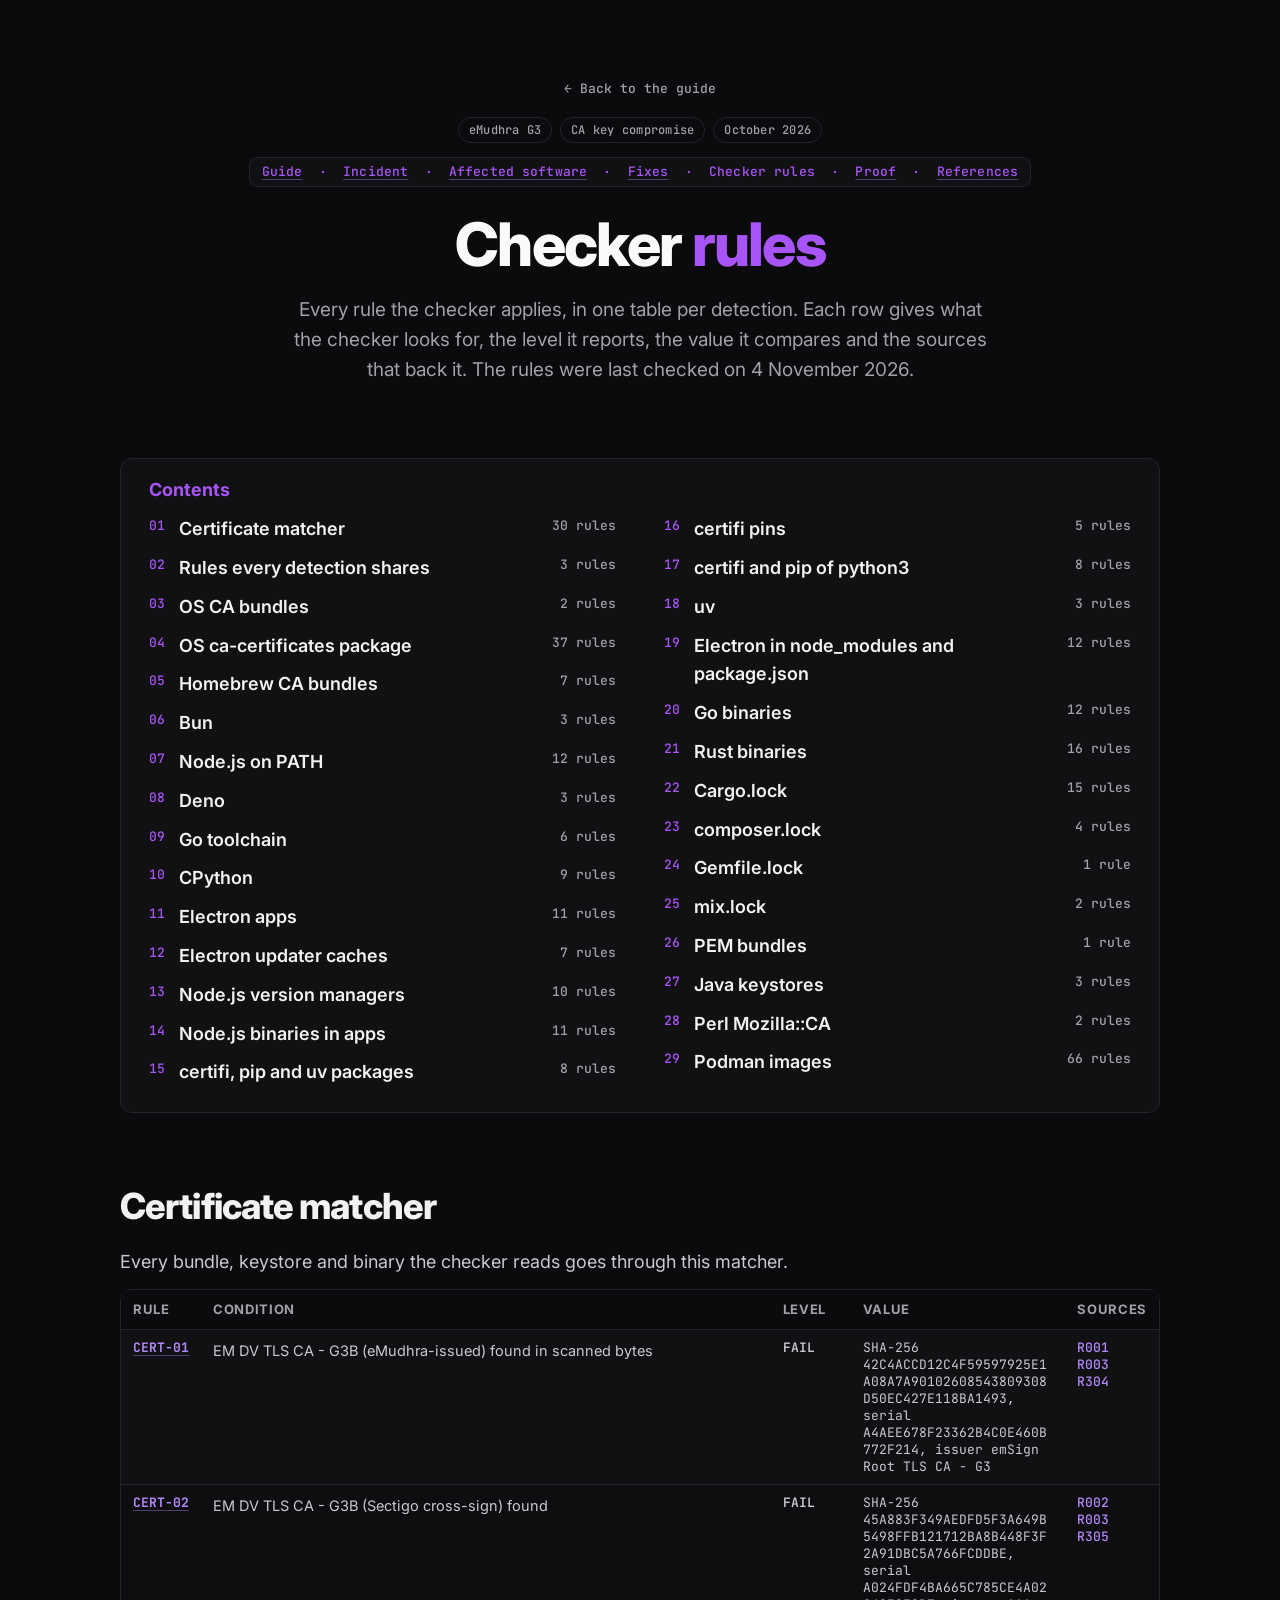
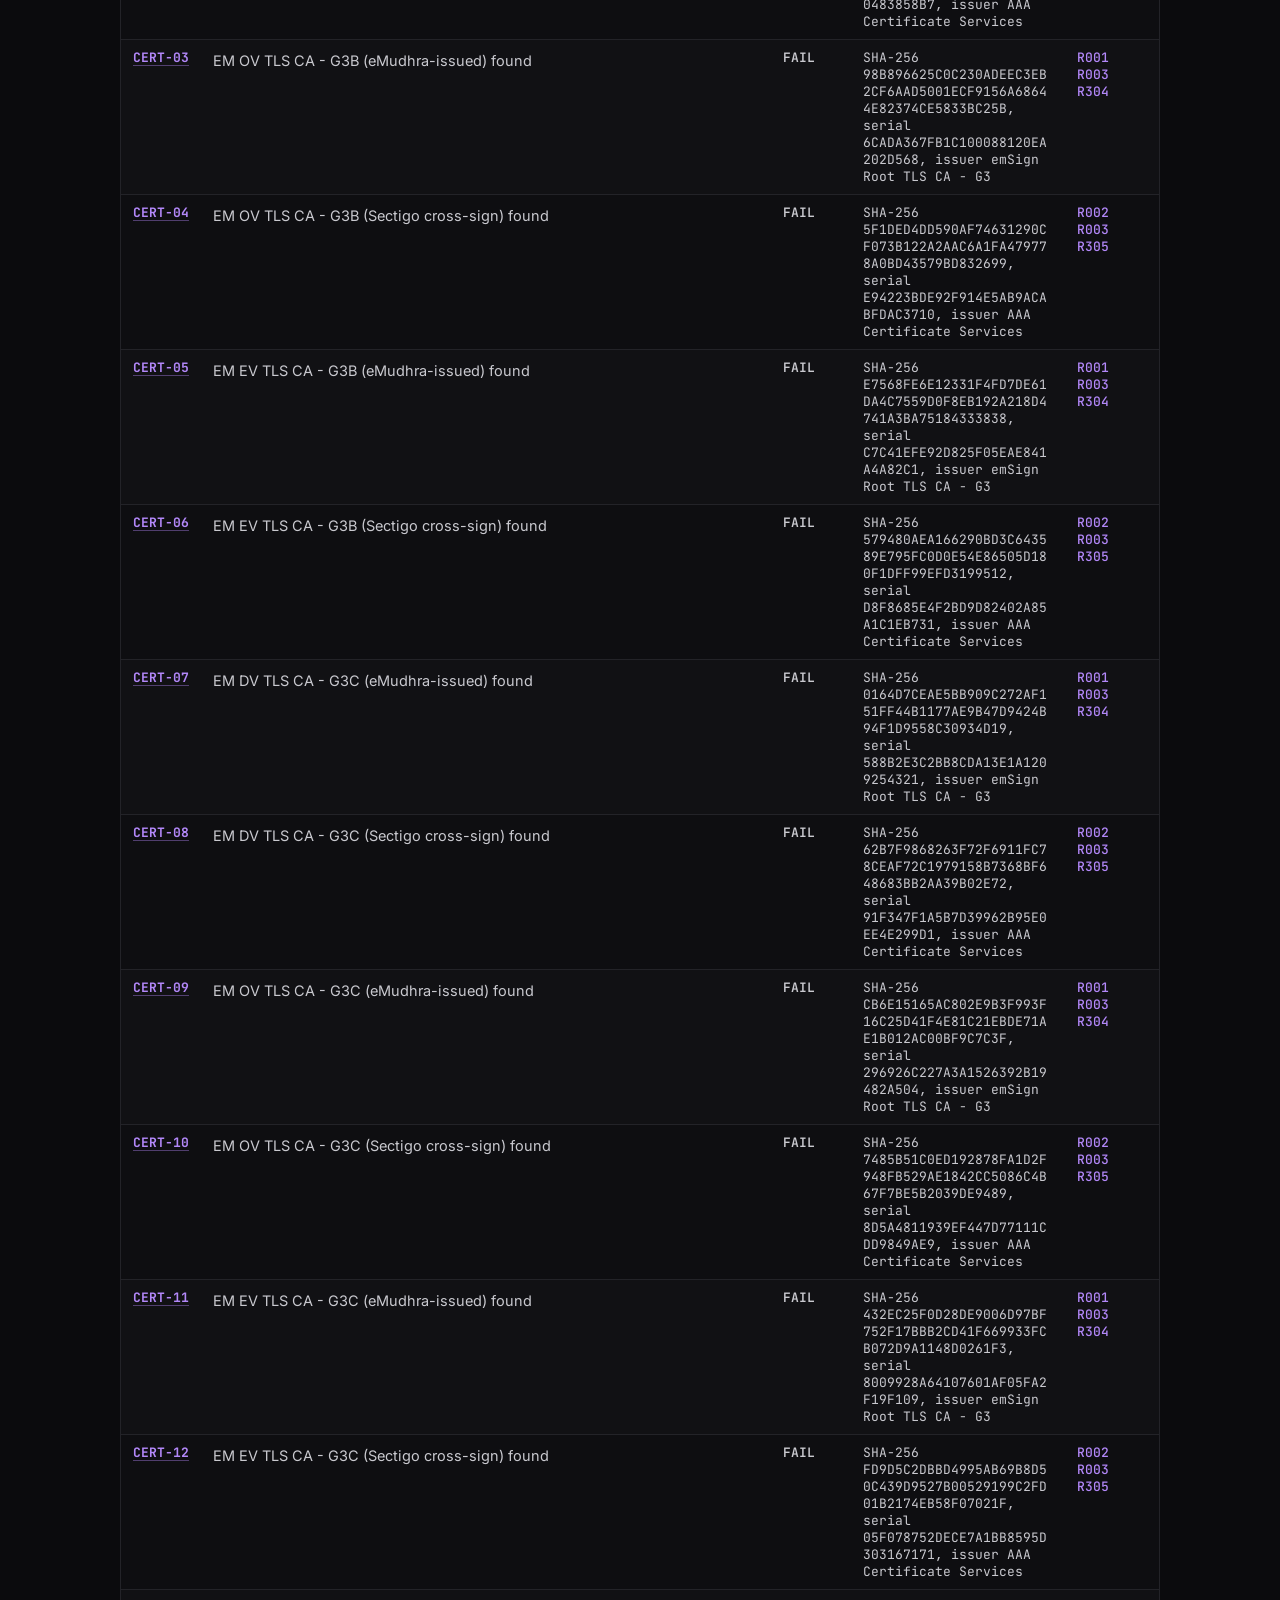
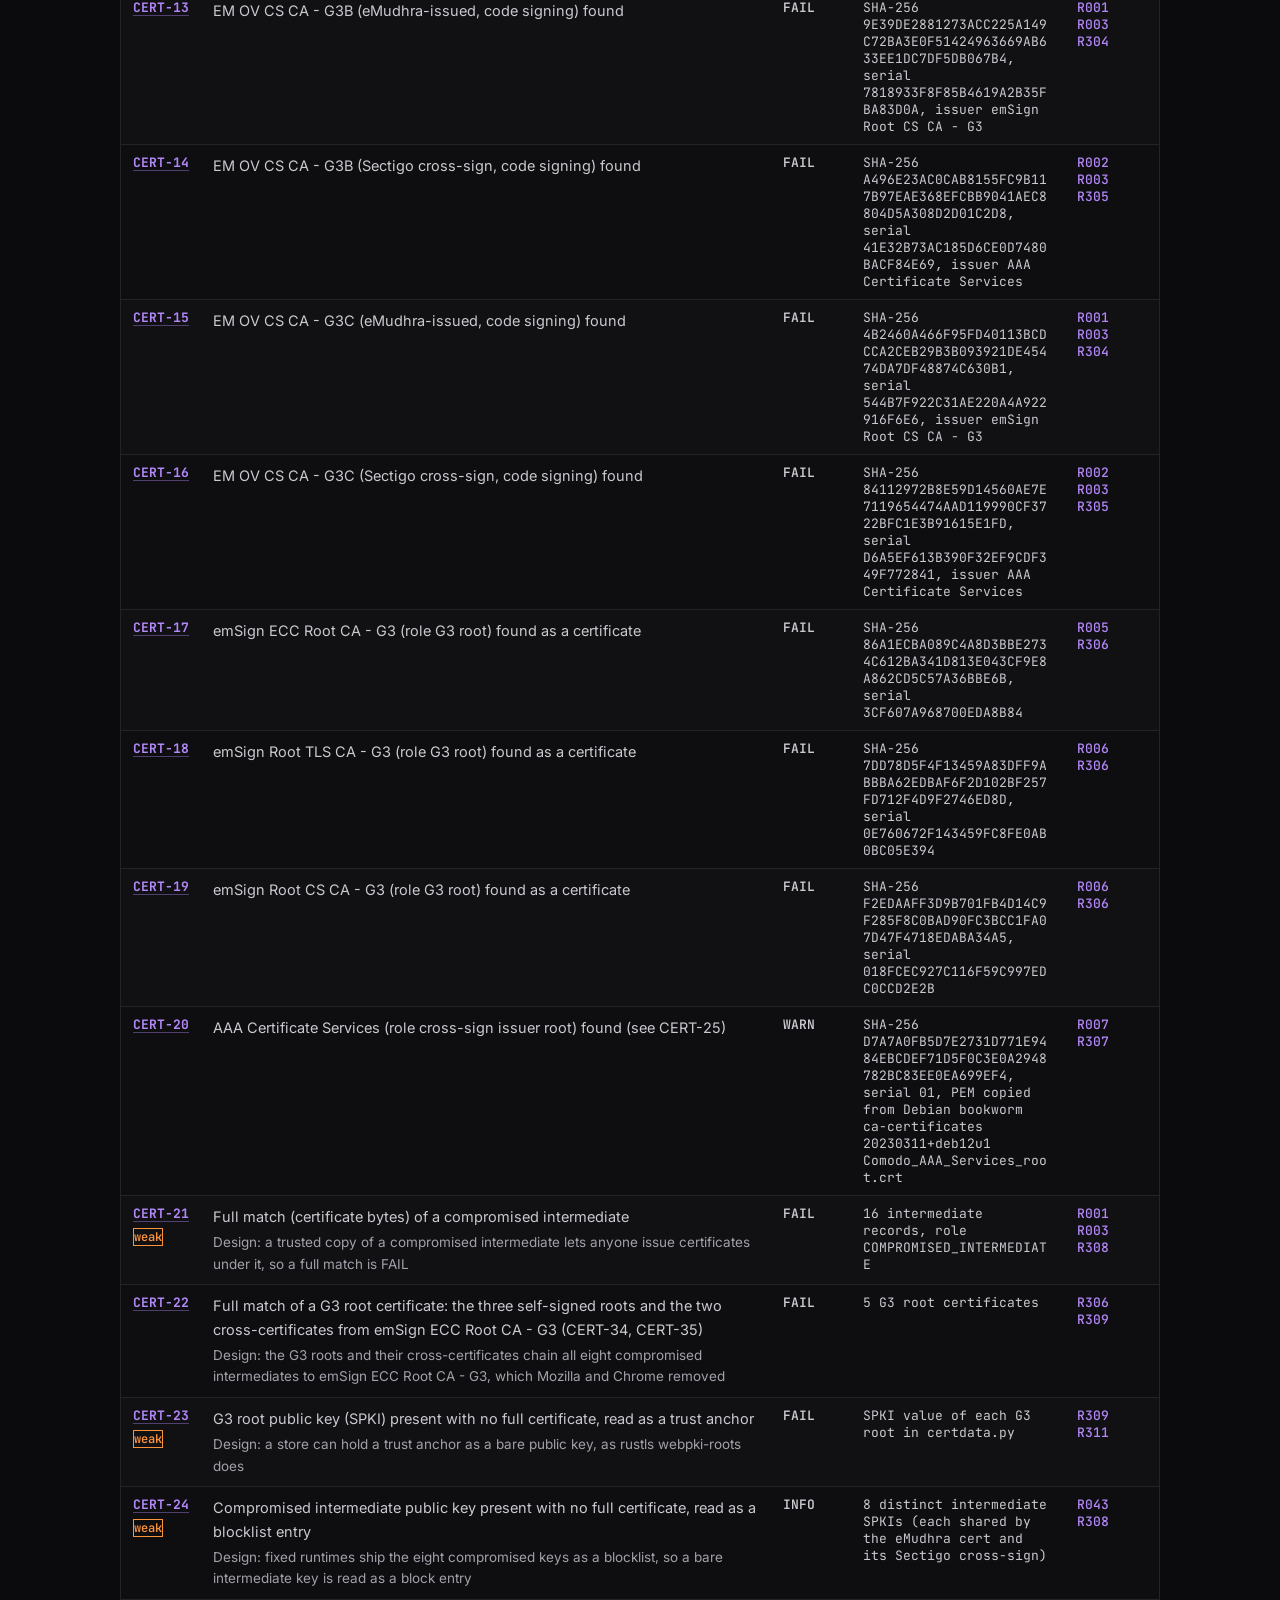
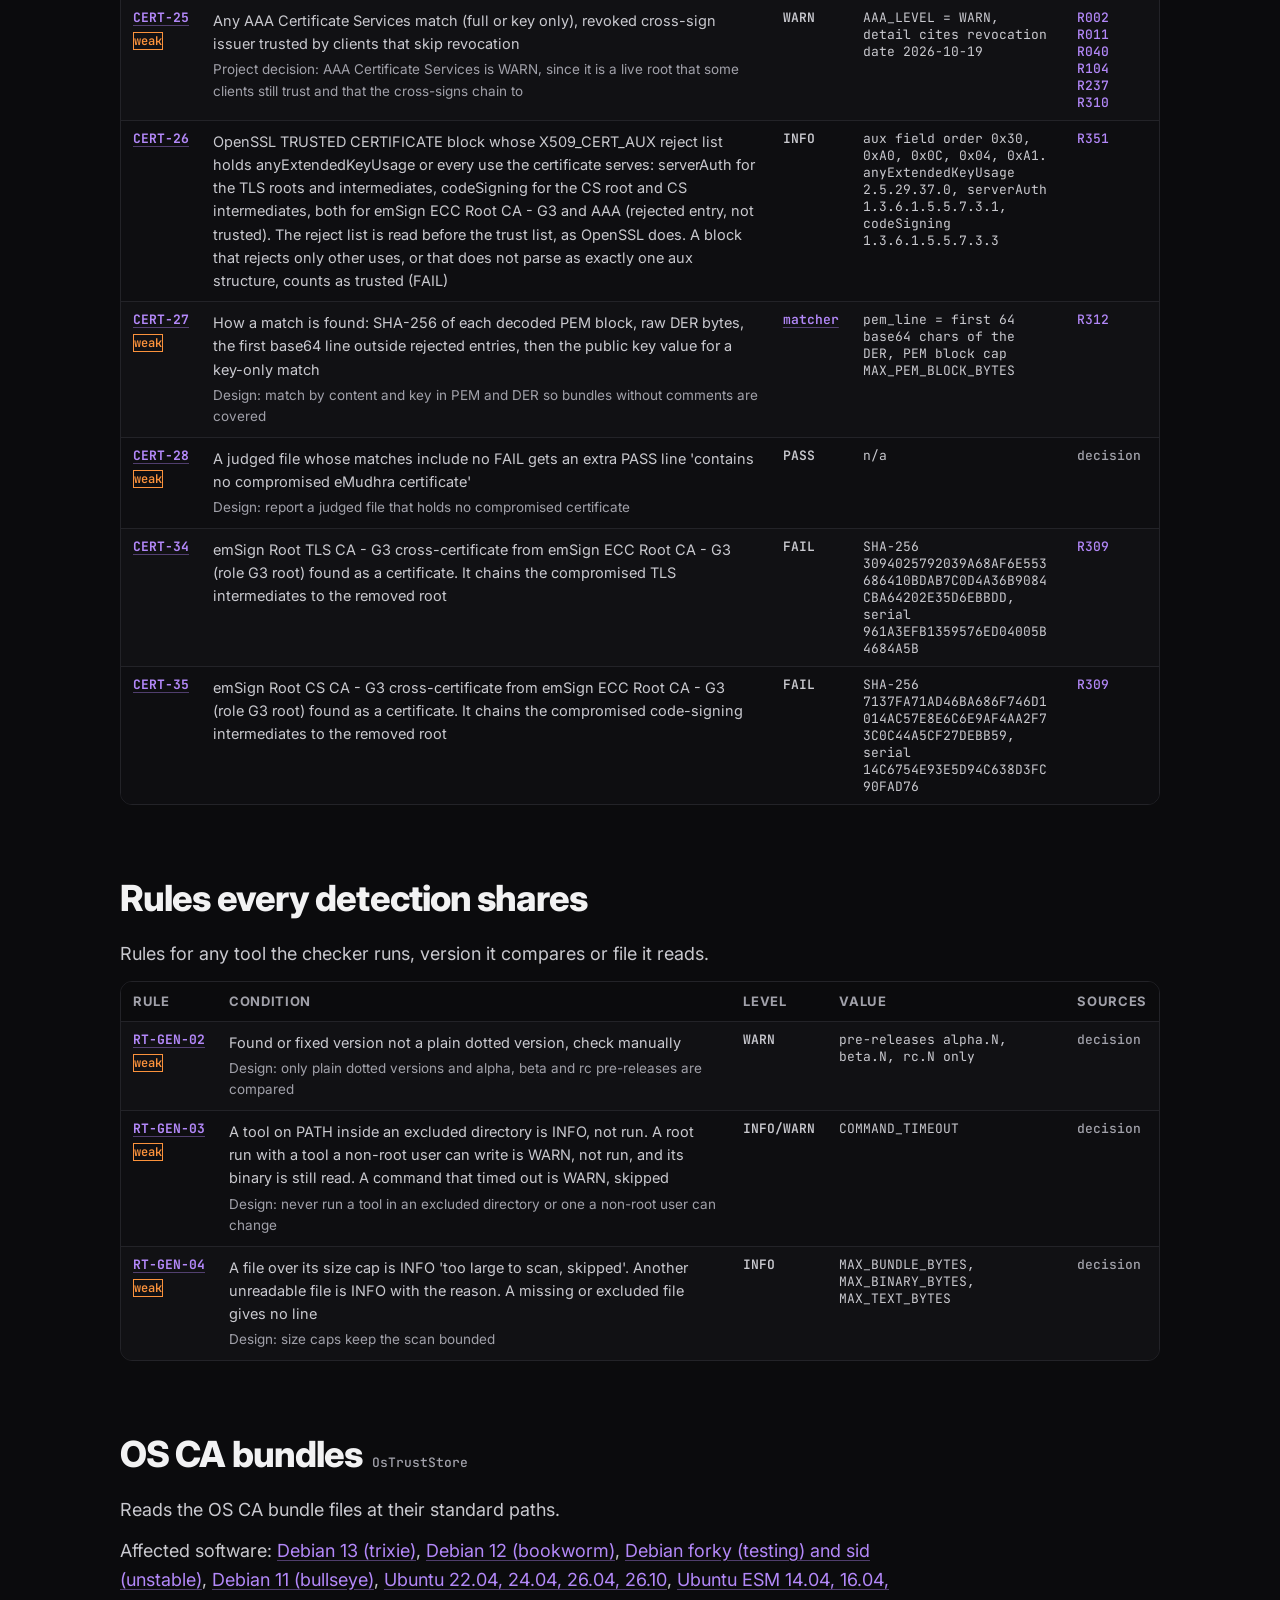
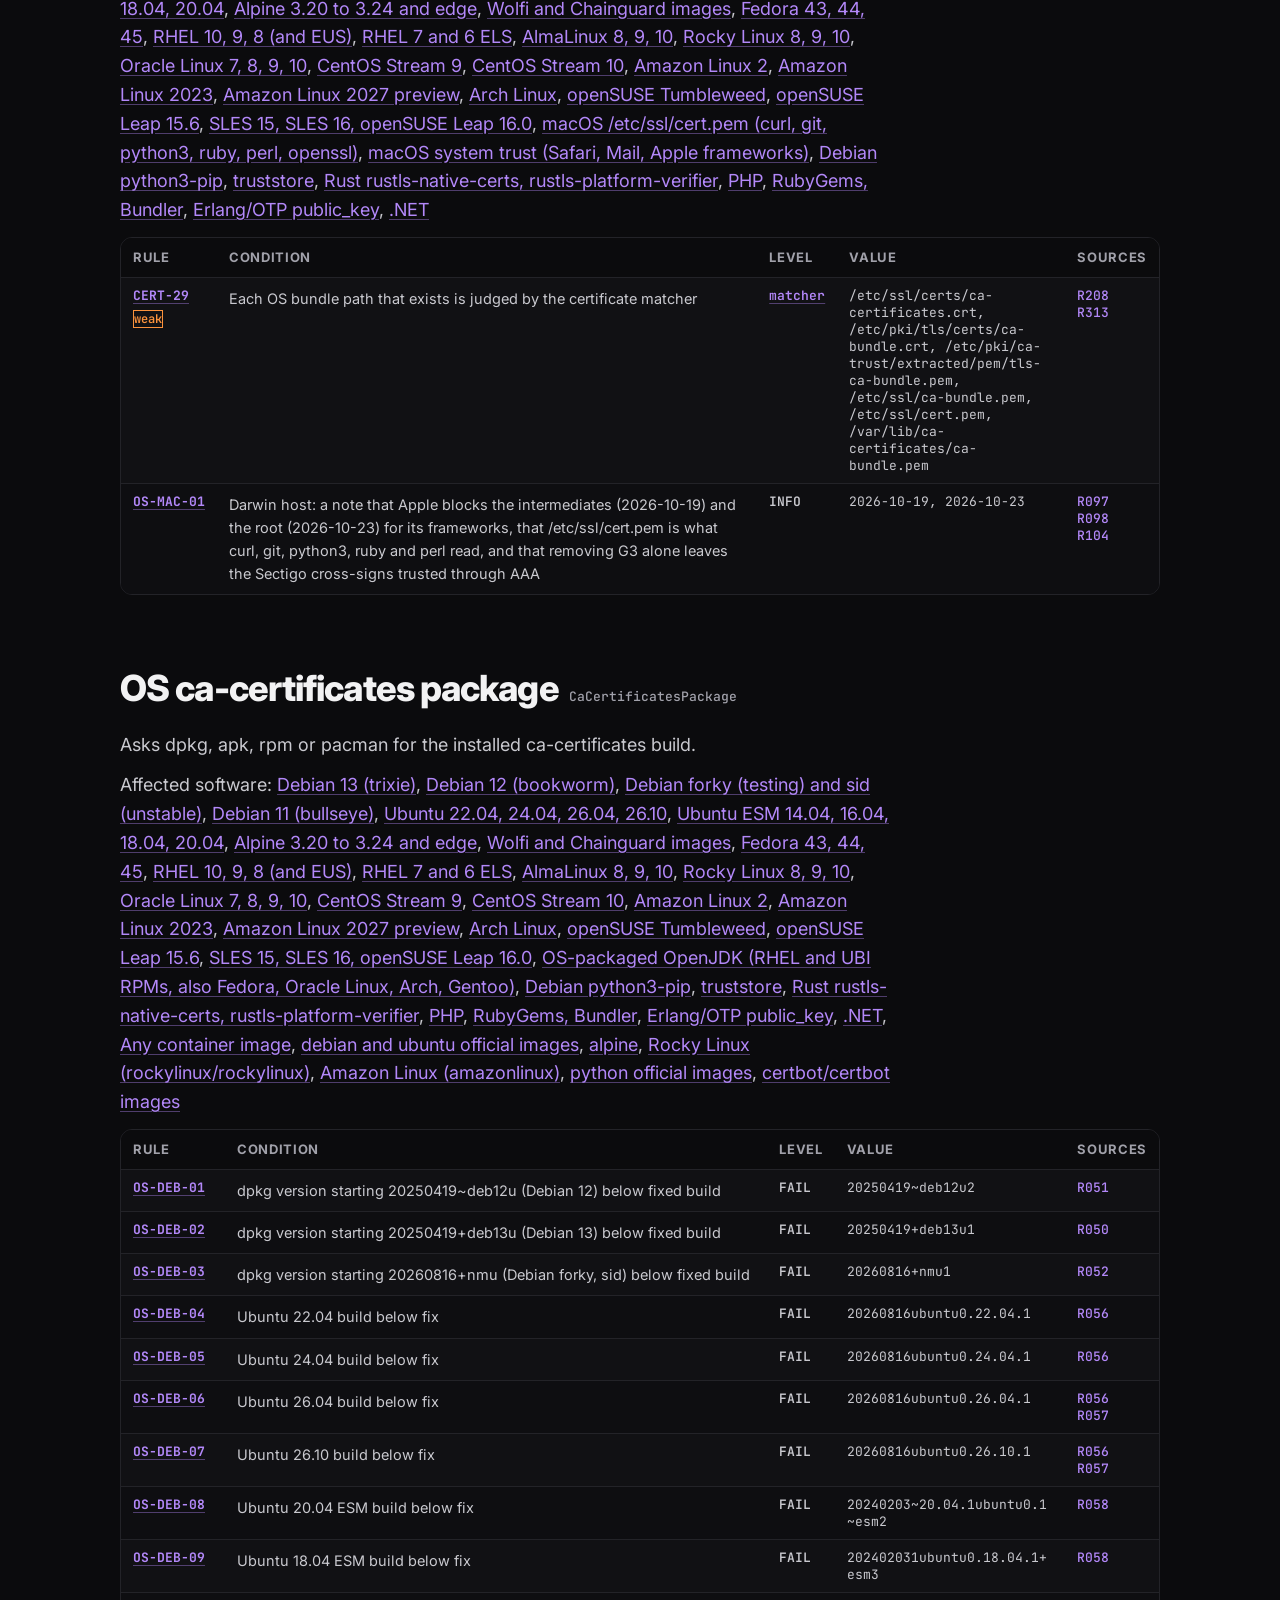
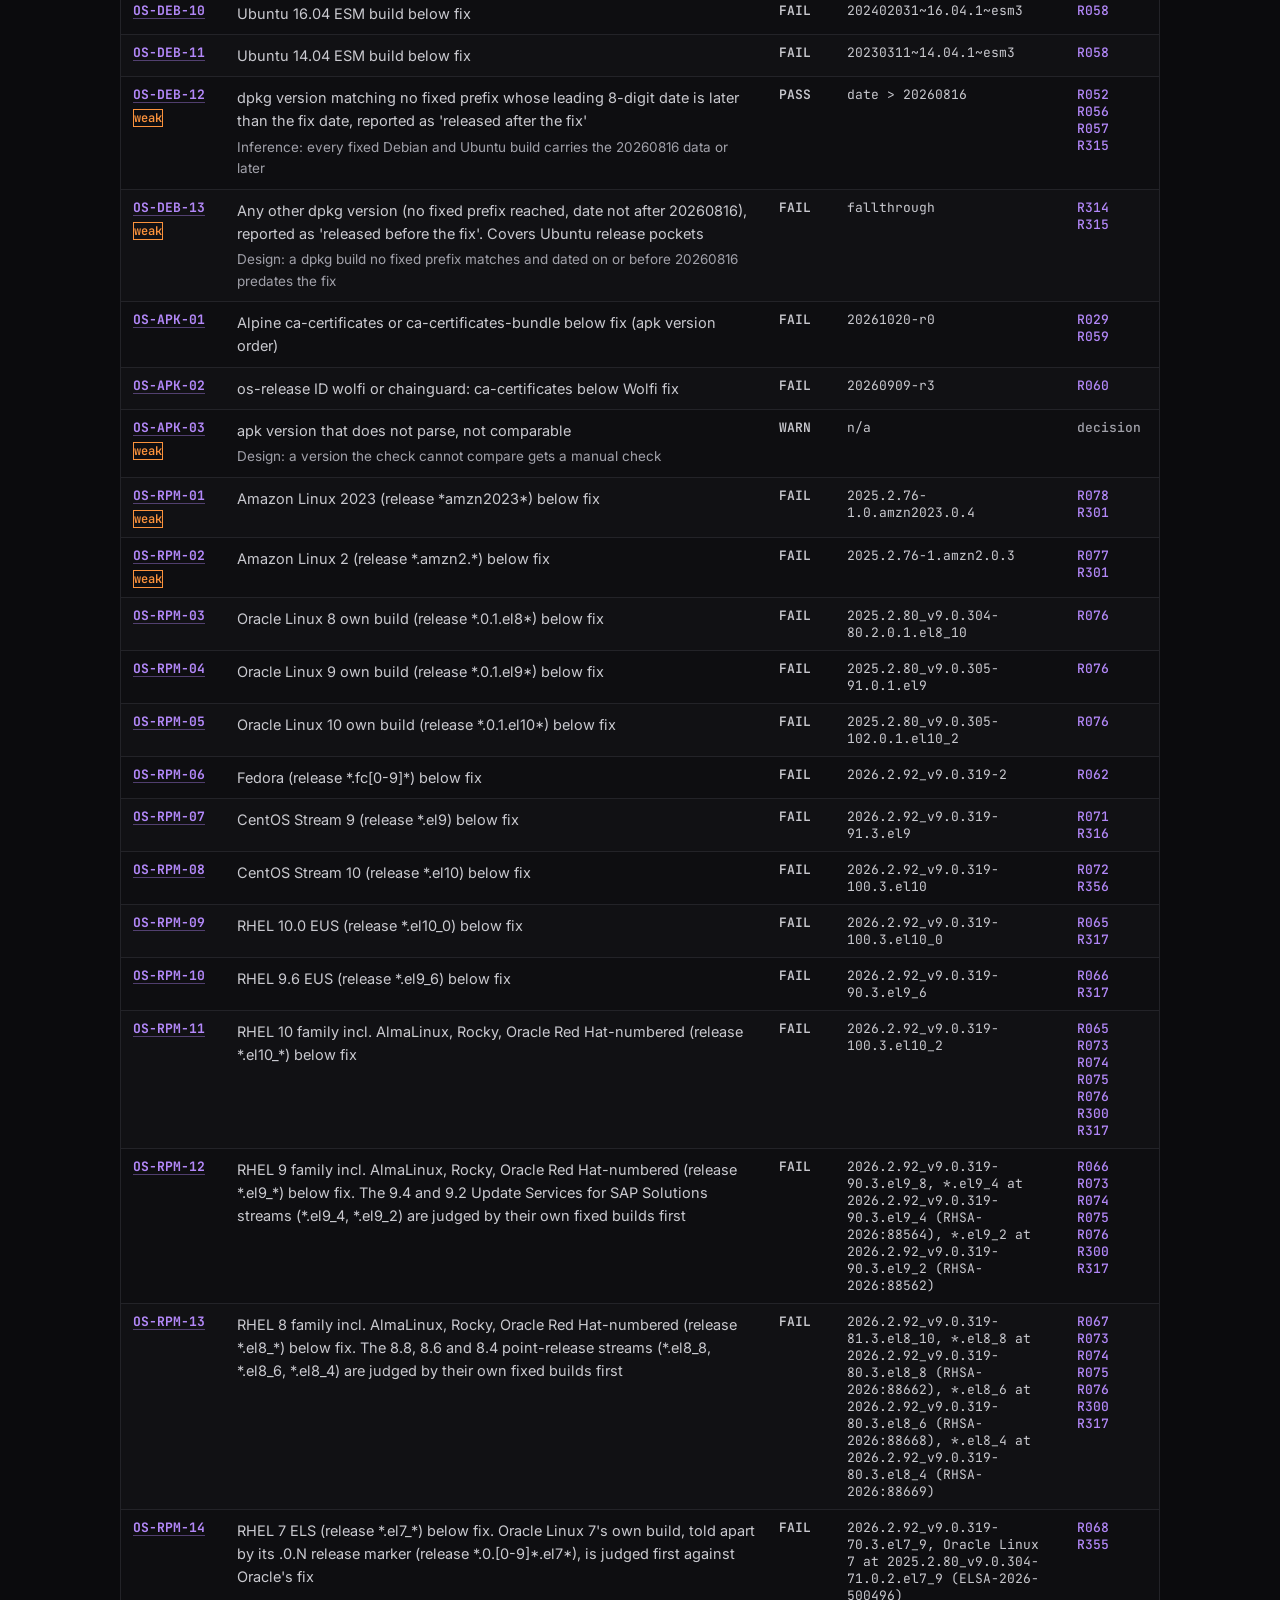
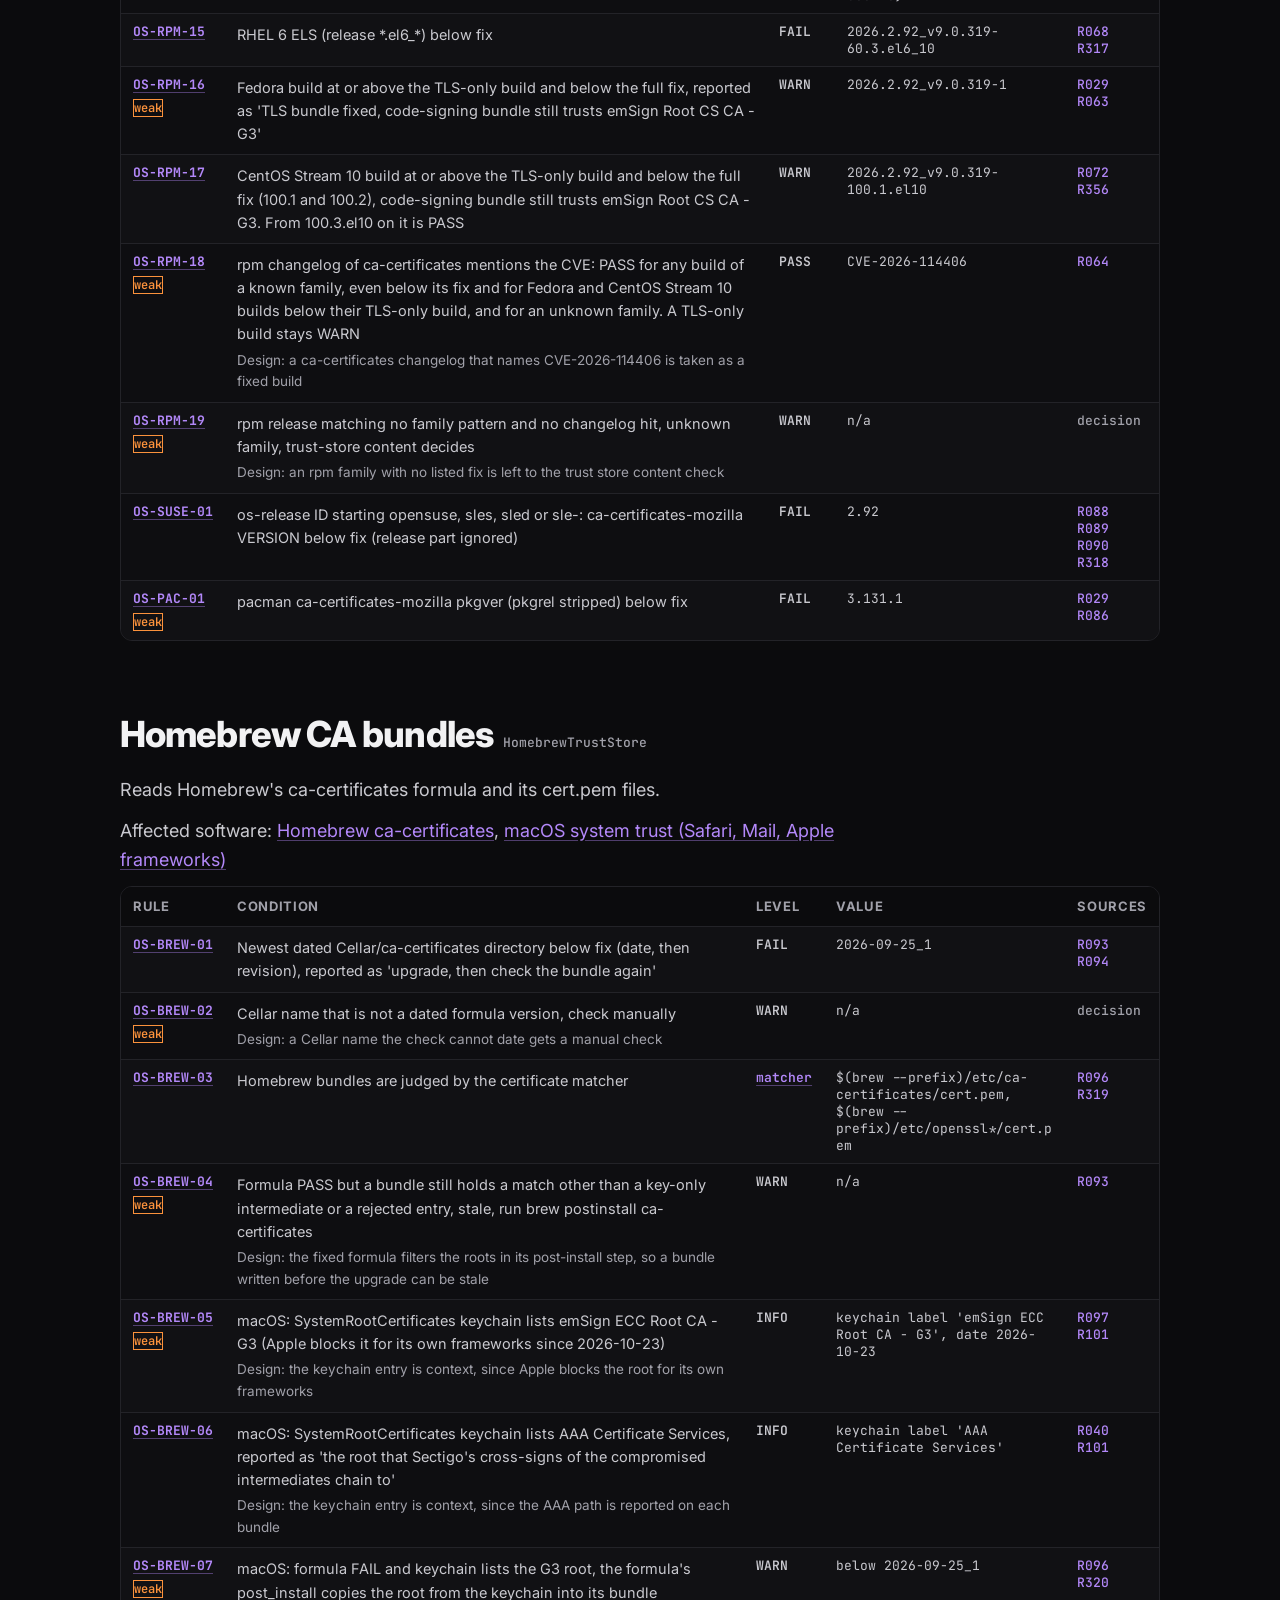
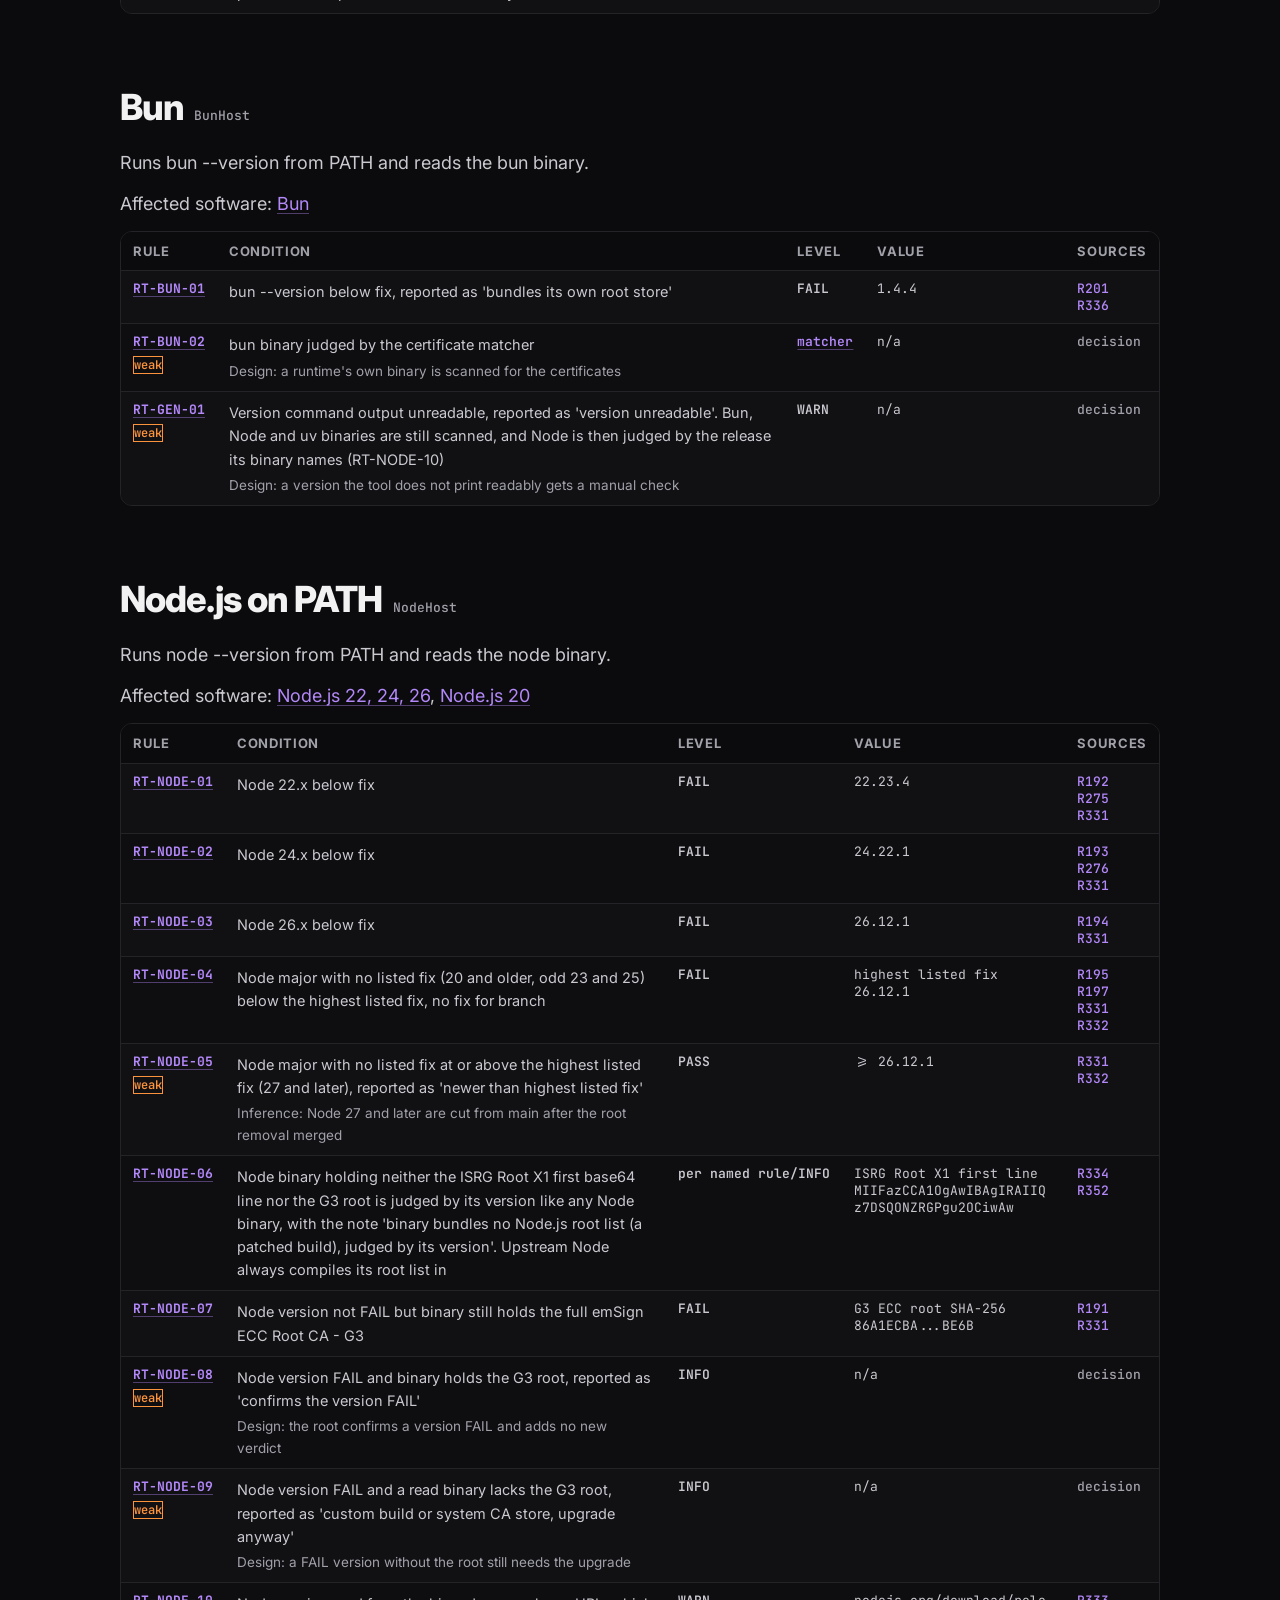
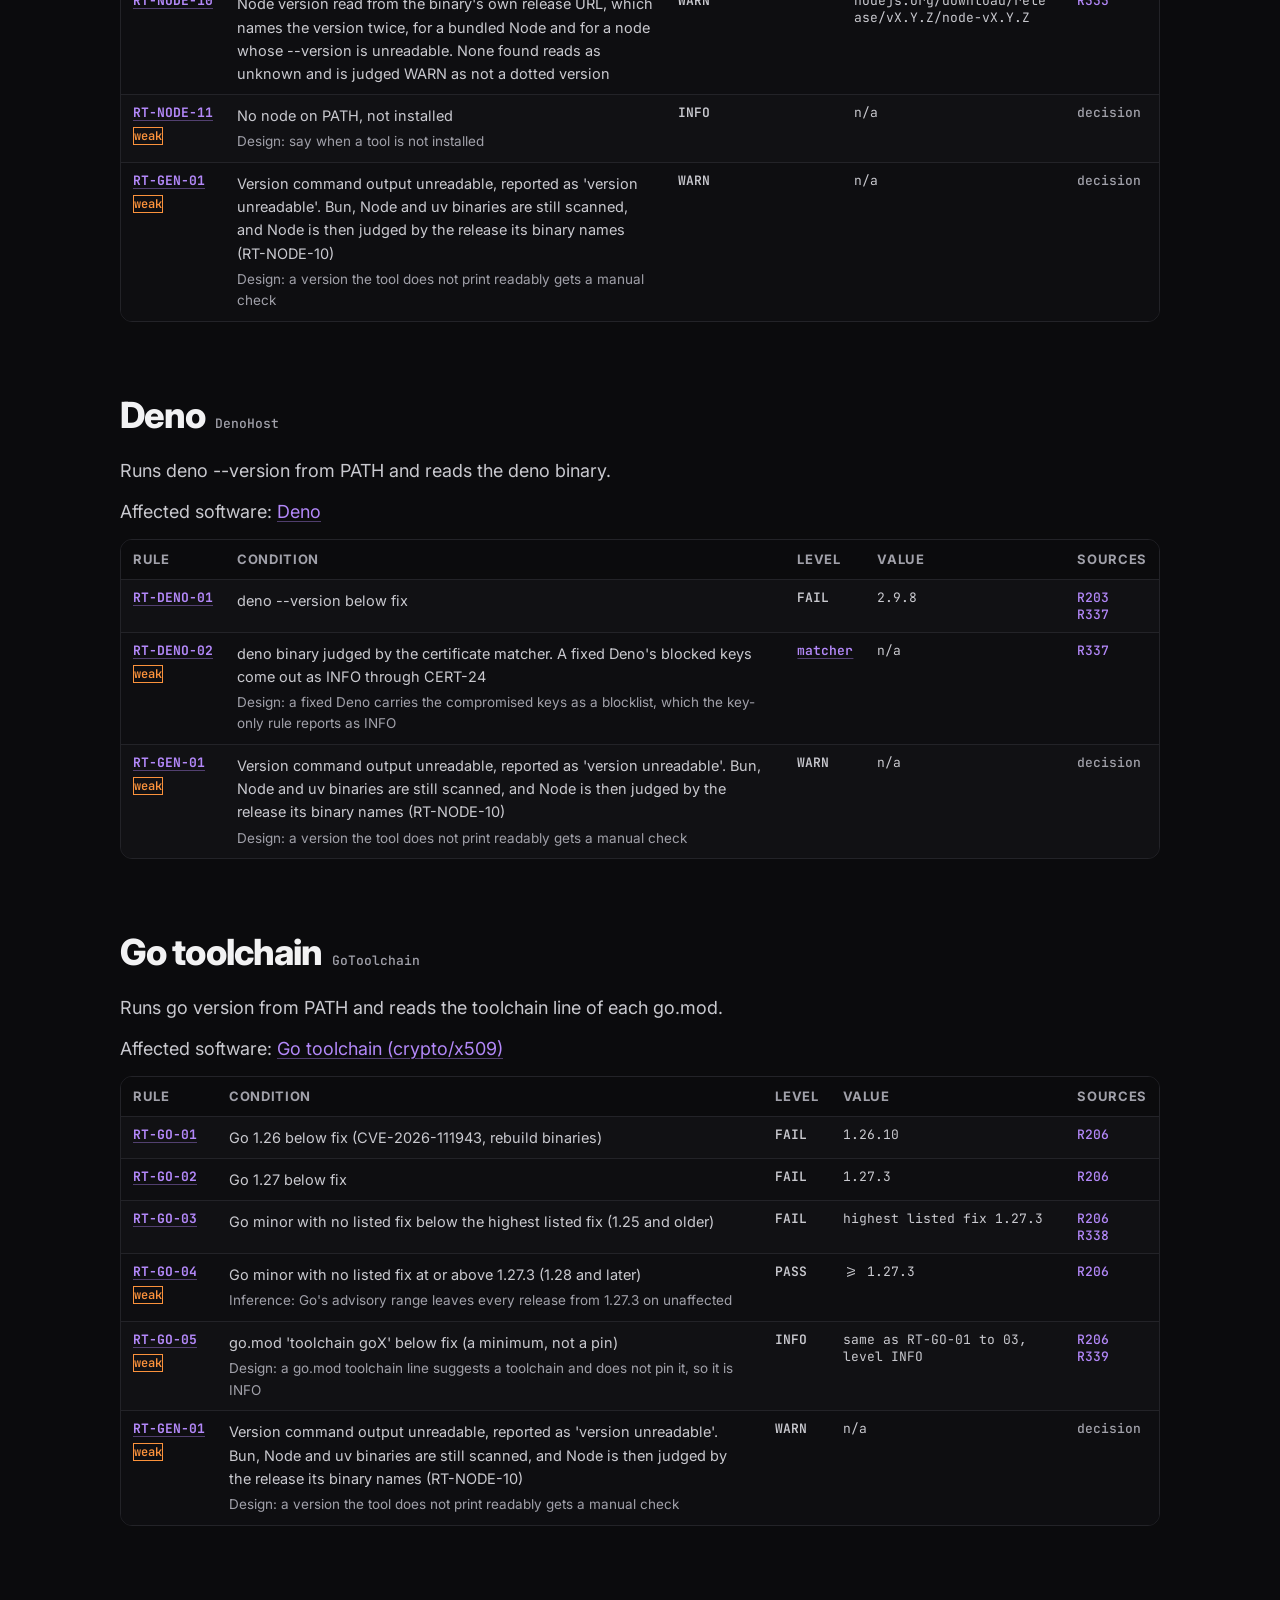
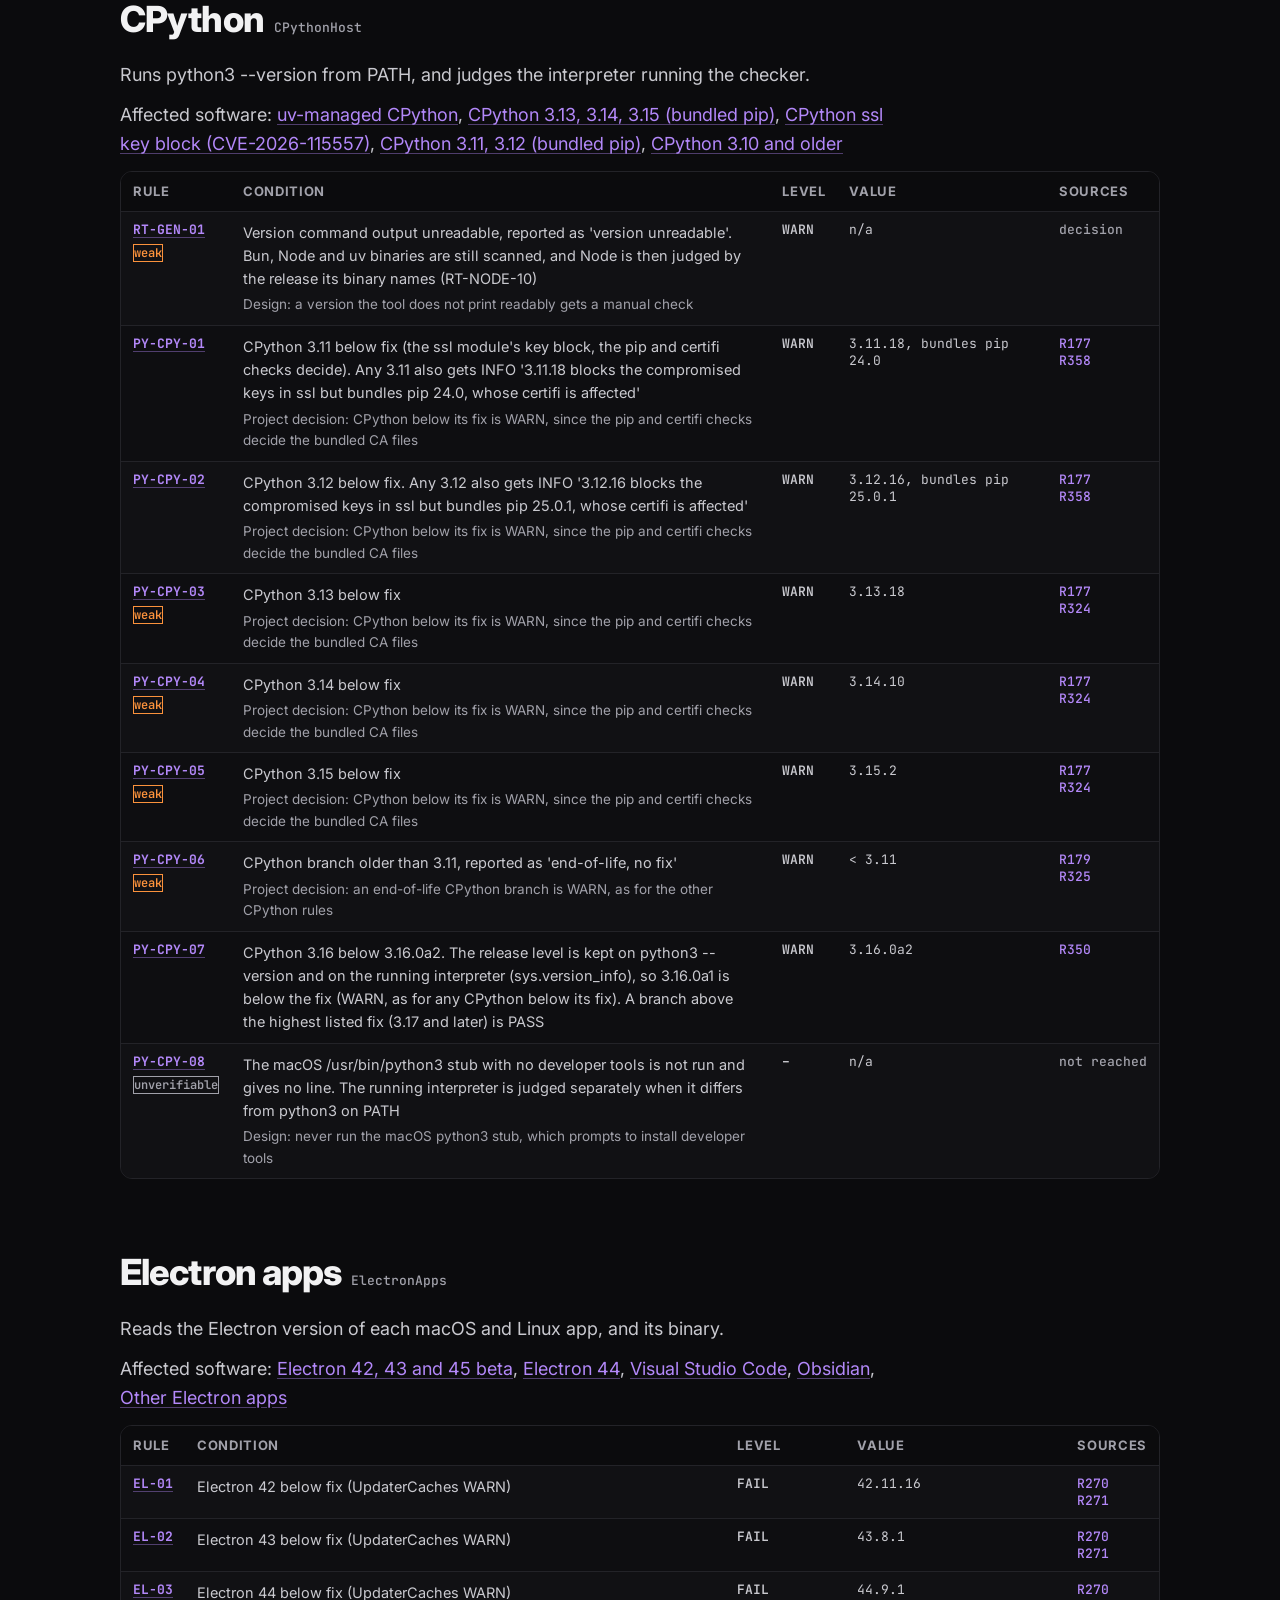
<file: detections.html>
<!doctype html>
<html lang="en">
<head>
<meta charset="utf-8">
<meta name="viewport" content="width=device-width, initial-scale=1">
<title>eMudhra G3 checker rules</title>
<meta name="description" content="Every rule the eMudhra G3 checker applies, with its level, value and sources.">
<link rel="preconnect" href="https://fonts.googleapis.com">
<link rel="preconnect" href="https://fonts.gstatic.com" crossorigin>
<link rel="stylesheet" href="https://fonts.googleapis.com/css2?family=Inter:wght@400;500;600;700;800&family=JetBrains+Mono:wght@400;500;600&display=swap">
<style>
:root {
  --bg: #0b0b0d;
  --paper: #111114;
  --raised: #16161a;
  --ink: #f2f2f3;
  --body: #c9c9cf;
  --muted: #a1a1aa;
  --rule: #232328;
  --band: #0b0b0d;
  --band-ink: #fafafa;
  --band-muted: #a1a1aa;
  --link: #b388f9;
  --code-bg: #18181c;
  --primary: #a855f7;
  --bad: #f87171;
  --good: #4ade80;
  --limit: #fb923c;
  --stripe: #0e0e11;
  --sans: "Inter", -apple-system, BlinkMacSystemFont, "Segoe UI", Roboto, Arial, sans-serif;
  --mono: "JetBrains Mono", "Fira Code", ui-monospace, SFMono-Regular, Menlo, Consolas, monospace;
  color-scheme: dark;
}
* { box-sizing: border-box; }
html { -webkit-text-size-adjust: 100%; }
body { margin: 0; background: var(--bg); color: var(--ink); font: 16px/1.6 var(--sans); }
a { color: var(--link); }
a:focus-visible, button:focus-visible { outline: 2px solid var(--link); outline-offset: 2px; }
.wrap { max-width: 1080px; margin: 0 auto; padding-left: max(20px, env(safe-area-inset-left)); padding-right: max(20px, env(safe-area-inset-right)); }
.read { max-width: 70ch; }

.band { background: var(--band); color: var(--band-ink); padding-block: 44px 40px; }
.band .ids { font: 600 13px/1.4 var(--mono); color: var(--band-muted); letter-spacing: 0.02em; margin: 0 0 14px; }
.band .ids b { color: var(--band-ink); font-weight: 600; }
.band h1 { margin: 0 0 14px; font-size: clamp(28px, 4.6vw, 42px); line-height: 1.12; font-weight: 700; letter-spacing: -0.015em; text-wrap: balance; }
.band p { margin: 0; font-size: 18px; color: var(--band-ink); max-width: 62ch; }

main { padding-block: 40px 56px; display: grid; gap: 44px; }
section { display: grid; gap: 16px; min-width: 0; }
h2 { margin: 0; font-size: 24px; line-height: 1.2; font-weight: 700; letter-spacing: -0.01em; padding-bottom: 8px; border-bottom: 2px solid var(--ink); }
h3 { margin: 0; font-size: 18px; font-weight: 700; }
p { margin: 0; }
.muted { color: var(--muted); }
code { font: 0.86em var(--mono); background: var(--code-bg); padding: 1px 4px; border-radius: 3px; overflow-wrap: anywhere; }

dl.intro { margin: 0; display: grid; grid-template-columns: 11rem 1fr; border-top: 1px solid var(--rule); }
dl.intro dt, dl.intro dd { margin: 0; padding: 14px 0; border-bottom: 1px solid var(--rule); }
dl.intro dt { font-weight: 700; padding-right: 20px; }
dl.intro ul { margin: 0; padding-left: 18px; display: grid; gap: 4px; }
@media (max-width: 640px) {
  dl.intro { grid-template-columns: 1fr; }
  dl.intro dt { border-bottom: 0; padding-bottom: 2px; }
  dl.intro dd { padding-top: 0; }
}

.table-scroll { overflow-x: auto; border-top: 2px solid var(--ink); border-bottom: 1px solid var(--rule); }
table { border-collapse: collapse; width: 100%; min-width: 880px; font-size: 15px; background: var(--paper); }
th, td { text-align: left; vertical-align: top; padding: 12px 14px; border-bottom: 1px solid var(--rule); }
thead th { font-size: 13px; font-weight: 700; text-transform: uppercase; letter-spacing: 0.05em; color: var(--muted); background: var(--bg); }
tbody tr:nth-child(even) { background: var(--stripe); }
tbody tr:last-child td { border-bottom: 0; }
td:first-child { font-weight: 700; white-space: nowrap; }
td.check { min-width: 300px; }
.cmd { display: flex; align-items: flex-start; gap: 6px; background: var(--code-bg); border: 1px solid var(--rule); border-radius: 4px; padding: 8px 8px 8px 12px; margin-bottom: 6px; }
.cmd:last-of-type { margin-bottom: 0; }
.cmd code { flex: 1; min-width: 0; background: none; padding: 0; font-size: 13px; line-height: 1.5; white-space: pre-wrap; overflow-wrap: anywhere; }
.cmd .copy { flex: none; display: grid; place-items: center; width: 26px; height: 26px; margin: -3px 0; border: 1px solid transparent; border-radius: 4px; background: none; color: var(--muted); cursor: pointer; }
.cmd .copy:hover { color: var(--ink); border-color: var(--rule); background: var(--paper); }
.cmd .copy.done { color: var(--good); }
td.bad { color: var(--bad); font-variant-numeric: tabular-nums; }
td.good { color: var(--good); font-variant-numeric: tabular-nums; }
td.bad code, td.good code { color: var(--ink); }
td.bad ul, td.good ul { margin: 0; padding-left: 16px; display: grid; gap: 3px; }

ul.notes { margin: 0; padding-left: 18px; display: grid; gap: 8px; max-width: 80ch; }

.code { position: relative; background: var(--code-bg); border-left: 3px solid var(--band); min-width: 0; }
.code pre { margin: 0; padding: 14px 16px; overflow-x: auto; font: 13.5px/1.6 var(--mono); }
.code button {
  position: absolute; top: 8px; right: 8px; font: 600 12px var(--sans);
  background: var(--paper); color: var(--ink); border: 1px solid var(--rule); border-radius: 3px;
  padding: 3px 10px; cursor: pointer;
}
.code button:hover { border-color: var(--ink); }

dl.levels { margin: 0; display: grid; grid-template-columns: auto 1fr; gap: 6px 14px; }
dl.levels dt { font: 700 13px/1.6 var(--mono); }
dl.levels dt.fail { color: var(--bad); }
dl.levels dd { margin: 0; }

ul.sources { margin: 0; padding-left: 18px; display: grid; gap: 4px; columns: 2; column-gap: 32px; }
ul.sources li { break-inside: avoid; }
@media (max-width: 640px) { ul.sources { columns: 1; } }

ul.resources { margin: 0; padding: 0; list-style: none; display: grid; grid-template-columns: repeat(auto-fill, minmax(min(100%, 320px), 1fr)); gap: 0 32px; }
ul.resources li { display: grid; gap: 2px; padding: 12px 0; border-bottom: 1px solid var(--rule); min-width: 0; }
ul.resources a { font-weight: 600; }
ul.resources span { color: var(--muted); font-size: 14px; }

.toc ol { margin: 0; padding-left: 20px; display: grid; gap: 10px; }
.toc li a { font-weight: 700; }
.toc li span { display: block; color: var(--muted); font-size: 14px; }
.toc h2 { font-size: 13px; text-transform: uppercase; letter-spacing: 0.1em; color: var(--muted); border-bottom: 0; padding-bottom: 0; margin-bottom: 8px; }
.toc ol { display: block; columns: 2; column-gap: 40px; }
.toc li { break-inside: avoid; padding: 3px 0; }
.toc li span { display: none; }
@media (max-width: 640px) { .toc ol { columns: 1; } }
[id] { scroll-margin-top: 16px; }
.nw { white-space: nowrap; }
.src { font-size: 14px; }
.src a { display: inline-flex; align-items: center; gap: 6px; font-weight: 600; }
.back { display: inline-block; margin-bottom: 16px; color: var(--band-muted); font-size: 14px; text-decoration: none; }
.back:hover { color: var(--band-ink); text-decoration: underline; }
footer .wrap { display: grid; gap: 4px; }
footer { border-top: 1px solid var(--rule); padding-block: 20px 32px; font-size: 14px; color: var(--muted); }

@media print {
  .band { background: none; color: #000; padding-block: 0 16px; border-bottom: 2px solid #000; }
  .band .ids, .band p, .band .ids b { color: #000; }
  .code button { display: none; }
  .table-scroll { overflow: visible; }
  table { min-width: 0; font-size: 11px; }
  a { color: #000; }
}

body { color: var(--body); font-size: 18px; }
table, table.list { font-size: 16px; }
.cmd code, .code pre { font-size: 14.5px; }
strong, b, td:first-child, dt, h1, h2, h3 { color: var(--ink); }
.band { background: none; padding-block: 80px 24px; text-align: center; }
.band .wrap { display: flex; flex-direction: column; align-items: center; }
.band .ids { display: inline-block; margin: 0; padding: 4px 12px; border: 1px solid var(--rule); border-radius: 8px; background: var(--paper);
  font: 500 13px/1.5 var(--mono); color: var(--primary); letter-spacing: 0.01em; }
.band .ids { max-width: none; white-space: nowrap; }
@media (max-width: 640px) { .band .ids { white-space: normal; } }
.band .ids b, .band .ids a { color: var(--primary); font-weight: 500; }
.band .tags { display: flex; flex-wrap: wrap; justify-content: center; gap: 8px; margin: 0 0 14px; }
.band .tags span { padding: 3px 10px; border: 1px solid var(--rule); border-radius: 999px; font: 500 12px/1.5 var(--mono); color: var(--muted); letter-spacing: 0.02em; }
.band h1 { margin: 24px 0 18px; font-size: clamp(30px, calc((100vw - 48px) / 18), 60px); font-weight: 800; letter-spacing: -0.03em; line-height: 1.1; color: var(--band-ink); max-width: none; }
.band .wrap { max-width: 1440px; }
.band p:not(.ids):not(.tags) { color: var(--muted); font-size: 19px; line-height: 1.6; max-width: 58ch; margin: 0 auto; }
.hl { color: var(--primary); }
main { gap: 72px; padding-block: 48px 80px; }
h2 { border-bottom: 0; padding-bottom: 0; font-size: clamp(26px, 3.4vw, 36px); font-weight: 800; letter-spacing: -0.025em; }
h2[data-eyebrow]::before { content: attr(data-eyebrow); display: block; width: fit-content; margin-bottom: 16px; padding: 3px 12px;
  border: 1px solid var(--rule); border-radius: 8px; background: var(--paper); font: 500 13px/1.5 var(--mono); color: var(--primary); letter-spacing: 0.01em; }
h3 { font-size: 20px; }
.muted { color: var(--muted); }
a { color: var(--link); text-decoration-color: rgba(179, 136, 249, .4); text-underline-offset: 3px; }
a:hover { text-decoration-color: currentColor; }
code { background: var(--code-bg); color: #e4e4e7; border: 1px solid var(--rule); border-radius: 5px; padding: 0 5px; }

dl.intro { border: 1px solid var(--rule); border-radius: 12px; background: var(--paper); padding: 4px 28px; }
dl.intro dt, dl.intro dd { border-color: var(--rule); padding-block: 20px; }
dl.intro > :nth-last-child(-n+2) { border-bottom: 0; }
dl.intro dt { font-size: 12px; font-weight: 700; letter-spacing: 0.12em; text-transform: uppercase; color: var(--primary); padding-top: 24px; }
dl.intro li::marker { color: var(--primary); }

.table-scroll { border: 1px solid var(--rule); border-radius: 12px; background: var(--paper); }
table, table.matrix, table.list { background: transparent; }
thead th, .matrix thead th, .list thead th { background: var(--raised); color: var(--muted); letter-spacing: 0.08em; }
th, td { border-color: var(--rule); }
tbody tr:nth-child(even) { background: var(--stripe); }
.cmd { background: var(--code-bg); border-color: var(--rule); border-radius: 8px; }
.cmd .copy:hover { background: var(--raised); border-color: var(--rule); }
td.bad { color: var(--bad); }
td.good { color: var(--good); }

.code { background: var(--paper); border: 1px solid var(--rule); border-radius: 12px; }
.code pre { color: #e4e4e7; }
.code button { background: var(--raised); color: var(--ink); border: 1px solid var(--rule); border-radius: 8px; }
.code button:hover { border-color: var(--primary); box-shadow: 0 0 16px rgba(168, 85, 247, .3); }
dl.levels dt { color: var(--limit); }
dl.levels dt.fail { color: var(--bad); }

ul.resources li { border-color: var(--rule); }
ul.sources li::marker, ul.notes li::marker, ul.plain li::marker { color: var(--primary); }

.facts { display: grid; grid-template-columns: repeat(4, minmax(0, 1fr)); gap: 16px; border: 0; padding: 0; }
.facts div { border: 1px solid var(--rule); border-radius: 12px; background: var(--paper); padding: 26px 16px; text-align: center; justify-items: center; }
.facts b { font-size: 42px; font-weight: 800; letter-spacing: -0.02em; color: var(--primary); }
.facts div:nth-child(2) b { color: var(--good); }
.facts div:nth-child(3) b { color: var(--limit); }
.facts span { color: var(--muted); font-size: 15px; }
@media (max-width: 640px) { .facts { grid-template-columns: repeat(2, minmax(0, 1fr)); } }
nav.toc { border: 1px solid var(--rule); border-radius: 12px; background: var(--paper); padding: 20px 28px; max-width: none; }
nav.toc h2 { font-size: 12px; font-weight: 700; letter-spacing: 0.12em; text-transform: uppercase; color: var(--primary); margin-bottom: 10px; }
nav.toc ol { display: block; list-style: none; padding-left: 0; columns: 2; column-gap: 48px; counter-reset: toc; }
nav.toc li { counter-increment: toc; display: flex; gap: 14px; padding: 5px 0; break-inside: avoid; }
nav.toc li::before { content: counter(toc, decimal-leading-zero); font: 500 13px/1.75 var(--mono); color: var(--primary); }
nav.toc li > a { color: var(--ink); font-weight: 600; text-decoration: none; }
nav.toc li > a:hover { color: var(--primary); }
nav.toc li span { display: none; }
@media (max-width: 640px) { nav.toc ol { columns: 1; } }
.band .back { margin-bottom: 20px; font: 500 13px var(--mono); color: var(--muted); }
.band .back:hover { color: var(--primary); }
.matrix tbody th { background: var(--paper); color: var(--ink); }
.matrix tbody tr:nth-child(even) th, .matrix tbody tr:nth-child(even) td { background: var(--stripe); }
.matrix thead th.grp { color: var(--primary); }
.list tr.grp th { background: var(--raised); color: var(--primary); }
.list td.tid { color: var(--ink); }
.dot.limit { background: var(--limit); }

.src { margin: 0; }
.src a { display: inline-flex; align-items: center; gap: 8px; }
.src a { padding: 6px 14px; border: 1px solid var(--rule); border-radius: 8px; background: var(--raised); color: var(--ink); font-weight: 600; font-size: 14px; text-decoration: none; }
.src a:hover { border-color: var(--primary); box-shadow: 0 0 16px rgba(168, 85, 247, .3); }
.cta { border: 1px solid rgba(168, 85, 247, .35); border-radius: 12px; padding: 32px;
  background: linear-gradient(135deg, rgba(168, 85, 247, .2) 0%, rgba(168, 85, 247, .06) 60%, rgba(168, 85, 247, .02) 100%), var(--paper);
  display: grid; gap: 14px; }
.cta .label { font-size: 12px; font-weight: 700; letter-spacing: 0.12em; text-transform: uppercase; color: var(--primary); }
.cta h3 { margin: 0; font-size: 28px; font-weight: 800; letter-spacing: -0.02em; }
.cta p { margin: 0; max-width: 62ch; color: var(--body); }
.cta .actions { display: flex; flex-wrap: wrap; gap: 12px; margin-top: 6px; }
.cta .btn { display: inline-flex; align-items: center; gap: 8px; padding: 10px 18px; border-radius: 8px; font-weight: 600; font-size: 15px; text-decoration: none; }
.cta .btn-primary { background: linear-gradient(135deg, #a855f7, #c96ef7); border: 1px solid #be5eed; color: #fff; box-shadow: 0 0 20px rgba(168, 85, 247, .3); }
.cta .btn-primary:hover { box-shadow: 0 0 28px rgba(168, 85, 247, .5); }
.cta .btn-ghost { border: 1px solid var(--rule); background: var(--raised); color: var(--ink); }
.cta .btn-ghost:hover { border-color: var(--primary); }
footer { border-color: var(--rule); color: var(--muted); }
@media print { .band h1, h2, .hl { color: #000; } h2[data-eyebrow]::before { display: none; } }

table.list { border-collapse: collapse; width: 100%; min-width: 860px; font-size: 14.5px; background: var(--paper); }
.list th, .list td { text-align: left; vertical-align: top; padding: 9px 12px; border-bottom: 1px solid var(--rule); }
.list thead th { font-size: 13px; font-weight: 700; text-transform: uppercase; letter-spacing: 0.05em; color: var(--muted); background: var(--bg); }
.list tr.grp th { background: var(--stripe); font: 700 12px var(--mono); text-transform: uppercase; letter-spacing: 0.05em; padding-top: 14px; }
.list td.tid { font: 700 14px var(--mono); white-space: nowrap; }
.list td.tid span { display: block; font-weight: 400; font-size: 12px; color: var(--muted); }
.list td.cks { font: 12.5px var(--mono); color: var(--muted); white-space: nowrap; }
.list td.res { font-weight: 700; white-space: nowrap; }
.list td.res.pass { color: var(--good); }
.list td.res.gap { color: var(--bad); }
.list td.res.limit { color: var(--limit); }
.list tr.grp th { background: var(--raised); color: var(--primary); }
.list td.tid { color: var(--ink); }

table.list.refs-table { min-width: 1100px; font-size: 15px; }
.refs-table td.tid a { color: var(--ink); text-decoration: none; }
.refs-table td.tid a:hover { color: var(--primary); }
.refs-table td.stk { font-weight: 600; color: var(--ink); min-width: 160px; }
.refs-table td.val { min-width: 220px; }
.refs-table td.note { color: var(--muted); font-size: 14px; min-width: 180px; }
.refs-table ol.refs { margin: 0; padding-left: 22px; display: grid; gap: 3px; font-size: 14px; min-width: 220px; }
.refs-table ol.refs li::marker { color: var(--primary); font: 500 12px var(--mono); }
.refs-table tr:target td { background: rgba(168, 85, 247, .12); }
nav.toc li small { margin-left: auto; font: 500 13px/1.75 var(--mono); color: var(--muted); white-space: nowrap; }

.rl { font: 500 0.74em var(--mono); color: var(--muted); white-space: nowrap; }
.rl a { text-decoration: none; }
.rl a:hover { text-decoration: underline; }
.chip { display: inline-block; margin-bottom: 6px; padding: 1px 8px; border: 1px solid; border-radius: 6px; font: 600 12px/1.6 var(--mono); white-space: nowrap; }
.chip.unfixed { color: var(--bad); border-color: rgba(248, 113, 113, .45); background: rgba(248, 113, 113, .08); }
.chip.partial { color: var(--limit); border-color: rgba(251, 146, 60, .45); background: rgba(251, 146, 60, .08); }
.chip.os { color: var(--muted); border-color: var(--rule); background: var(--raised); }
table.list.checks { min-width: 1280px; font-size: 15px; }
.checks td { padding: 12px 12px; }
.checks td.item { font-weight: 700; color: var(--ink); white-space: normal; min-width: 150px; }
.checks td.where { min-width: 170px; font-size: 14px; }
.checks td.check { min-width: 320px; }
.checks td.check .muted { display: block; margin-top: 4px; font-size: 13.5px; }
.checks td.bad, .checks td.good { min-width: 160px; font-size: 14.5px; }
.checks td.aaa { min-width: 170px; font-size: 14px; color: var(--body); }
.checks td.rf, .fps td.rf { font: 500 13px var(--mono); white-space: nowrap; }
.checks td.rf a, .fps td.rf a { display: block; text-decoration: none; }
.checks td.bad ul, .checks td.good ul { margin: 0; padding-left: 16px; display: grid; gap: 3px; }
.checks tr:target td { background: rgba(168, 85, 247, .12); }
table.list.fps { min-width: 720px; font-size: 15px; }
.fps td:first-child { white-space: normal; }
.fps td.fp code { font-size: 12.5px; overflow-wrap: anywhere; }
.refs-table td.dt { font: 500 13px var(--mono); white-space: nowrap; color: var(--muted); }
.refs-table ol.refs li .meta { display: block; color: var(--muted); font-size: 13px; }
.refs-table td.note strong { color: var(--limit); }
.facts div:nth-child(4) b { color: var(--bad); }
section.area { display: grid; gap: 12px; }
section.area h3 { margin-top: 8px; }
p.more a { font-weight: 600; font-size: 15px; }
#manual > .read { max-width: 70ch; }

.rl a { color: var(--muted); }
.rl a:hover { color: var(--link); }
dl.intro dt { font-size: 18px; letter-spacing: 0; text-transform: none; padding-top: 22px; }
dl.intro dd > ul { gap: 12px; }
dl.intro ul ul { margin-top: 4px; gap: 3px; }
p.key { max-width: 70ch; font-size: 19px; line-height: 1.55; color: var(--ink); }
section > h3 { margin-top: 12px; }
ul.points { margin: 0; padding: 0; list-style: none; display: grid; gap: 22px; max-width: 80ch; }
ul.points > li > strong:first-child { display: block; margin-bottom: 4px; }
ul.points ul, ul.points ol { margin: 0; padding-left: 20px; display: grid; gap: 6px; }
ul.points ul ul, ul.points ul ol { margin-top: 4px; gap: 2px; }
ul.points li li::marker { color: var(--primary); }
ul.points .code { margin-top: 4px; }
table.list.tbl { min-width: 640px; font-size: 15.5px; }
.tbl th, .tbl td { padding: 11px 14px; }
.tbl td:first-child { width: 12rem; white-space: normal; font-weight: 600; color: var(--ink); }
.tbl td ul { margin: 0; padding-left: 16px; display: grid; gap: 4px; }
.tbl td.rf { width: 5rem; font: 500 13px var(--mono); white-space: nowrap; }
.tbl td.rf a { display: block; text-decoration: none; }
.tbl.when td:first-child { width: 10rem; white-space: nowrap; font: 500 14px var(--mono); color: var(--muted); }
section.area { border-top: 1px solid var(--rule); padding-top: 28px; gap: 16px; }
section.area h3 { margin-top: 0; }
dl.levels + p, dl.levels + dl.levels { margin-top: 4px; }
@media (max-width: 640px) {
  table.list.tbl { min-width: 0; }
  .tbl thead { display: none; }
  .tbl, .tbl tbody, .tbl tr, .tbl td, .tbl tr.grp th { display: block; width: auto; }
  .tbl tr { padding: 10px 0; border-bottom: 1px solid var(--rule); }
  .tbl tr:last-child { border-bottom: 0; }
  .tbl td, .tbl.when td:first-child { width: auto; border: 0; padding: 3px 16px; }
  .tbl td:empty { display: none; }
  .tbl td.rf a { display: inline; margin-right: 10px; }
  dl.intro dt { padding-bottom: 4px; }
  dl.intro dd { padding-top: 4px; }
}

#caveats { display: grid; gap: 32px; }
.eco { display: grid; gap: 12px; }
.eco h4 { margin: 12px 0 0; font-size: 16px; }
table.caveats { min-width: 0; }
table.caveats td:first-child { white-space: normal; width: 14rem; }
table.caveats td ul { margin: 0; padding-left: 18px; display: grid; gap: 6px; }
nav.toc h2 { font-size: 18px; font-weight: 700; letter-spacing: 0; text-transform: none; color: var(--primary); margin-bottom: 10px; }
td.rf { font: 500 13px var(--mono); white-space: nowrap; }
td.rf a { display: block; text-decoration: none; }
.eco > p a { font-weight: 600; font-size: 15px; }
p.refs-line { font-size: 14px; max-width: 80ch; }
p.refs-line a { font: 500 13px var(--mono); text-decoration: none; }
@media (max-width: 640px) { table.caveats td:first-child { width: auto; } }

.stacks { display: grid; gap: 28px; margin-top: 8px; }
.stacks .eco { border-top: 1px solid var(--rule); padding-top: 24px; }
.stacks .eco > p { max-width: 75ch; }

#sources h4 { margin: 18px 0 6px; font-size: 13px; font-weight: 700; letter-spacing: 0.05em; text-transform: uppercase; color: var(--muted); }

.chip.fixed { color: var(--good); border-color: rgba(74, 222, 128, .45); background: rgba(74, 222, 128, .08); }
.eco > p.status { margin-top: -6px; }
.eco > p.status .chip { margin-bottom: 0; }
.stacks .eco:target { outline: 1px solid var(--primary); outline-offset: 12px; border-radius: 4px; }

a[id]:empty { position: absolute; }
section > h2 { margin-bottom: 8px; }

/* Detections page */
section.det { display: grid; gap: 12px; scroll-margin-top: 16px; }
section.det h2 small { font: 500 13px var(--mono); color: var(--muted); margin-left: 10px; letter-spacing: 0; }
table.list.rules { min-width: 900px; }
.rules td.rid { font: 700 13px var(--mono); white-space: nowrap; }
.rules td.rid .badge { display: table; margin-top: 6px; text-decoration: none; }
.rules td.lvl { font: 600 13px var(--mono); white-space: nowrap; }
.rules td.val { font: 13px var(--mono); overflow-wrap: anywhere; min-width: 200px; max-width: 320px; }
.rules td.cond .muted { display: block; margin-top: 4px; font-size: 13.5px; }
.rules td.rf { font: 500 13px var(--mono); white-space: nowrap; }
.rules td.rf a { display: block; text-decoration: none; }
.badge { display: inline-block; font: 600 12px var(--mono); padding: 2px 8px; border-radius: 999px;
  border: 1px solid currentColor; white-space: nowrap; }
.badge.weak { color: var(--limit); }
.badge.unv { color: var(--muted); }
.badge.bad { color: var(--bad); }
</style>
</head>
<body>

<header class="band">
  <div class="wrap">
    <a class="back" href="./">← Back to the guide</a>
    <p class="tags"><span>eMudhra G3</span><span>CA key compromise</span><span>October 2026</span></p>
    <p class="ids"><a href="./">Guide</a> &nbsp;·&nbsp; <a href="incident.html">Incident</a> &nbsp;·&nbsp; <a href="checks.html">Affected software</a> &nbsp;·&nbsp; <a href="fixes.html">Fixes</a> &nbsp;·&nbsp; Checker rules &nbsp;·&nbsp; <a href="proof.html">Proof</a> &nbsp;·&nbsp; <a href="references.html">References</a></p>
    <h1>Checker <span class='hl'>rules</span></h1>
    <p>Every rule the checker applies, in one table per detection. Each row gives what the checker looks
      for, the level it reports, the value it compares and the sources that back it. The rules were last
      checked on 4 November 2026.</p>
  </div>
</header>

<main class="wrap">

  <nav class='toc read' aria-label='Contents'><h2>Contents</h2><ol><li><a href='#d-matcher'>Certificate matcher</a><small>30 rules</small></li><li><a href='#d-shared'>Rules every detection shares</a><small>3 rules</small></li><li><a href='#d-ostruststore'>OS CA bundles</a><small>2 rules</small></li><li><a href='#d-cacertificatespackage'>OS ca-certificates package</a><small>37 rules</small></li><li><a href='#d-homebrewtruststore'>Homebrew CA bundles</a><small>7 rules</small></li><li><a href='#d-bunhost'>Bun</a><small>3 rules</small></li><li><a href='#d-nodehost'>Node.js on PATH</a><small>12 rules</small></li><li><a href='#d-denohost'>Deno</a><small>3 rules</small></li><li><a href='#d-gotoolchain'>Go toolchain</a><small>6 rules</small></li><li><a href='#d-cpythonhost'>CPython</a><small>9 rules</small></li><li><a href='#d-electronapps'>Electron apps</a><small>11 rules</small></li><li><a href='#d-updatercaches'>Electron updater caches</a><small>7 rules</small></li><li><a href='#d-nodeversiondirs'>Node.js version managers</a><small>10 rules</small></li><li><a href='#d-bundlednodebinaries'>Node.js binaries in apps</a><small>11 rules</small></li><li><a href='#d-pythondistinfo'>certifi, pip and uv packages</a><small>8 rules</small></li><li><a href='#d-pythonpins'>certifi pins</a><small>5 rules</small></li><li><a href='#d-hostpythonpackages'>certifi and pip of python3</a><small>8 rules</small></li><li><a href='#d-uvhost'>uv</a><small>3 rules</small></li><li><a href='#d-electronpackages'>Electron in node_modules and package.json</a><small>12 rules</small></li><li><a href='#d-gobinaries'>Go binaries</a><small>12 rules</small></li><li><a href='#d-rustbinaries'>Rust binaries</a><small>16 rules</small></li><li><a href='#d-cargolocks'>Cargo.lock</a><small>15 rules</small></li><li><a href='#d-composerlocks'>composer.lock</a><small>4 rules</small></li><li><a href='#d-gemfilelocks'>Gemfile.lock</a><small>1 rule</small></li><li><a href='#d-mixlocks'>mix.lock</a><small>2 rules</small></li><li><a href='#d-pembundles'>PEM bundles</a><small>1 rule</small></li><li><a href='#d-javakeystores'>Java keystores</a><small>3 rules</small></li><li><a href='#d-perlmozillaca'>Perl Mozilla::CA</a><small>2 rules</small></li><li><a href='#d-podmanimages'>Podman images</a><small>66 rules</small></li></ol></nav>

  <section class="det" id="d-matcher">
    <h2>Certificate matcher</h2>
    <p class="read">Every bundle, keystore and binary the checker reads goes through this matcher.</p>
    <div class="table-scroll"><table class='list rules'><thead>
<tr><th>Rule</th><th>Condition</th><th>Level</th><th>Value</th><th>Sources</th></tr></thead><tbody>
<tr id='cert-01'><td class='rid'><a href='#cert-01'>CERT-01</a></td><td class='cond'>EM DV TLS CA - G3B (eMudhra-issued) found in scanned bytes</td><td class='lvl'>FAIL</td><td class='val'>SHA-256 42C4ACCD12C4F59597925E1A08A7A90102608543809308D50EC427E118BA1493, serial A4AEE678F23362B4C0E460B772F214, issuer emSign Root TLS CA - G3</td><td class='rf'><a href='references.html#r001'>R001</a><a href='references.html#r003'>R003</a><a href='references.html#r304'>R304</a></td></tr>
<tr id='cert-02'><td class='rid'><a href='#cert-02'>CERT-02</a></td><td class='cond'>EM DV TLS CA - G3B (Sectigo cross-sign) found</td><td class='lvl'>FAIL</td><td class='val'>SHA-256 45A883F349AEDFD5F3A649B5498FFB121712BA8B448F3F2A91DBC5A766FCDDBE, serial A024FDF4BA665C785CE4A020483858B7, issuer AAA Certificate Services</td><td class='rf'><a href='references.html#r002'>R002</a><a href='references.html#r003'>R003</a><a href='references.html#r305'>R305</a></td></tr>
<tr id='cert-03'><td class='rid'><a href='#cert-03'>CERT-03</a></td><td class='cond'>EM OV TLS CA - G3B (eMudhra-issued) found</td><td class='lvl'>FAIL</td><td class='val'>SHA-256 98B896625C0C230ADEEC3EB2CF6AAD5001ECF9156A68644E82374CE5833BC25B, serial 6CADA367FB1C100088120EA202D568, issuer emSign Root TLS CA - G3</td><td class='rf'><a href='references.html#r001'>R001</a><a href='references.html#r003'>R003</a><a href='references.html#r304'>R304</a></td></tr>
<tr id='cert-04'><td class='rid'><a href='#cert-04'>CERT-04</a></td><td class='cond'>EM OV TLS CA - G3B (Sectigo cross-sign) found</td><td class='lvl'>FAIL</td><td class='val'>SHA-256 5F1DED4DD590AF74631290CF073B122A2AAC6A1FA479778A0BD43579BD832699, serial E94223BDE92F914E5AB9ACABFDAC3710, issuer AAA Certificate Services</td><td class='rf'><a href='references.html#r002'>R002</a><a href='references.html#r003'>R003</a><a href='references.html#r305'>R305</a></td></tr>
<tr id='cert-05'><td class='rid'><a href='#cert-05'>CERT-05</a></td><td class='cond'>EM EV TLS CA - G3B (eMudhra-issued) found</td><td class='lvl'>FAIL</td><td class='val'>SHA-256 E7568FE6E12331F4FD7DE61DA4C7559D0F8EB192A218D4741A3BA75184333838, serial C7C41EFE92D825F05EAE841A4A82C1, issuer emSign Root TLS CA - G3</td><td class='rf'><a href='references.html#r001'>R001</a><a href='references.html#r003'>R003</a><a href='references.html#r304'>R304</a></td></tr>
<tr id='cert-06'><td class='rid'><a href='#cert-06'>CERT-06</a></td><td class='cond'>EM EV TLS CA - G3B (Sectigo cross-sign) found</td><td class='lvl'>FAIL</td><td class='val'>SHA-256 579480AEA166290BD3C643589E795FC0D0E54E86505D180F1DFF99EFD3199512, serial D8F8685E4F2BD9D82402A85A1C1EB731, issuer AAA Certificate Services</td><td class='rf'><a href='references.html#r002'>R002</a><a href='references.html#r003'>R003</a><a href='references.html#r305'>R305</a></td></tr>
<tr id='cert-07'><td class='rid'><a href='#cert-07'>CERT-07</a></td><td class='cond'>EM DV TLS CA - G3C (eMudhra-issued) found</td><td class='lvl'>FAIL</td><td class='val'>SHA-256 0164D7CEAE5BB909C272AF151FF44B1177AE9B47D9424B94F1D9558C30934D19, serial 588B2E3C2BB8CDA13E1A1209254321, issuer emSign Root TLS CA - G3</td><td class='rf'><a href='references.html#r001'>R001</a><a href='references.html#r003'>R003</a><a href='references.html#r304'>R304</a></td></tr>
<tr id='cert-08'><td class='rid'><a href='#cert-08'>CERT-08</a></td><td class='cond'>EM DV TLS CA - G3C (Sectigo cross-sign) found</td><td class='lvl'>FAIL</td><td class='val'>SHA-256 62B7F9868263F72F6911FC78CEAF72C1979158B7368BF648683BB2AA39B02E72, serial 91F347F1A5B7D39962B95E0EE4E299D1, issuer AAA Certificate Services</td><td class='rf'><a href='references.html#r002'>R002</a><a href='references.html#r003'>R003</a><a href='references.html#r305'>R305</a></td></tr>
<tr id='cert-09'><td class='rid'><a href='#cert-09'>CERT-09</a></td><td class='cond'>EM OV TLS CA - G3C (eMudhra-issued) found</td><td class='lvl'>FAIL</td><td class='val'>SHA-256 CB6E15165AC802E9B3F993F16C25D41F4E81C21EBDE71AE1B012AC00BF9C7C3F, serial 296926C227A3A1526392B19482A504, issuer emSign Root TLS CA - G3</td><td class='rf'><a href='references.html#r001'>R001</a><a href='references.html#r003'>R003</a><a href='references.html#r304'>R304</a></td></tr>
<tr id='cert-10'><td class='rid'><a href='#cert-10'>CERT-10</a></td><td class='cond'>EM OV TLS CA - G3C (Sectigo cross-sign) found</td><td class='lvl'>FAIL</td><td class='val'>SHA-256 7485B51C0ED192878FA1D2F948FB529AE1842CC5086C4B67F7BE5B2039DE9489, serial 8D5A4811939EF447D77111CDD9849AE9, issuer AAA Certificate Services</td><td class='rf'><a href='references.html#r002'>R002</a><a href='references.html#r003'>R003</a><a href='references.html#r305'>R305</a></td></tr>
<tr id='cert-11'><td class='rid'><a href='#cert-11'>CERT-11</a></td><td class='cond'>EM EV TLS CA - G3C (eMudhra-issued) found</td><td class='lvl'>FAIL</td><td class='val'>SHA-256 432EC25F0D28DE9006D97BF752F17BBB2CD41F669933FCB072D9A1148D0261F3, serial 8009928A64107601AF05FA2F19F109, issuer emSign Root TLS CA - G3</td><td class='rf'><a href='references.html#r001'>R001</a><a href='references.html#r003'>R003</a><a href='references.html#r304'>R304</a></td></tr>
<tr id='cert-12'><td class='rid'><a href='#cert-12'>CERT-12</a></td><td class='cond'>EM EV TLS CA - G3C (Sectigo cross-sign) found</td><td class='lvl'>FAIL</td><td class='val'>SHA-256 FD9D5C2DBBD4995AB69B8D50C439D9527B00529199C2FD01B2174EB58F07021F, serial 05F078752DECE7A1BB8595D303167171, issuer AAA Certificate Services</td><td class='rf'><a href='references.html#r002'>R002</a><a href='references.html#r003'>R003</a><a href='references.html#r305'>R305</a></td></tr>
<tr id='cert-13'><td class='rid'><a href='#cert-13'>CERT-13</a></td><td class='cond'>EM OV CS CA - G3B (eMudhra-issued, code signing) found</td><td class='lvl'>FAIL</td><td class='val'>SHA-256 9E39DE2881273ACC225A149C72BA3E0F51424963669AB633EE1DC7DF5DB067B4, serial 7818933F8F85B4619A2B35FBA83D0A, issuer emSign Root CS CA - G3</td><td class='rf'><a href='references.html#r001'>R001</a><a href='references.html#r003'>R003</a><a href='references.html#r304'>R304</a></td></tr>
<tr id='cert-14'><td class='rid'><a href='#cert-14'>CERT-14</a></td><td class='cond'>EM OV CS CA - G3B (Sectigo cross-sign, code signing) found</td><td class='lvl'>FAIL</td><td class='val'>SHA-256 A496E23AC0CAB8155FC9B117B97EAE368EFCBB9041AEC8804D5A308D2D01C2D8, serial 41E32B73AC185D6CE0D7480BACF84E69, issuer AAA Certificate Services</td><td class='rf'><a href='references.html#r002'>R002</a><a href='references.html#r003'>R003</a><a href='references.html#r305'>R305</a></td></tr>
<tr id='cert-15'><td class='rid'><a href='#cert-15'>CERT-15</a></td><td class='cond'>EM OV CS CA - G3C (eMudhra-issued, code signing) found</td><td class='lvl'>FAIL</td><td class='val'>SHA-256 4B2460A466F95FD40113BCDCCA2CEB29B3B093921DE45474DA7DF48874C630B1, serial 544B7F922C31AE220A4A922916F6E6, issuer emSign Root CS CA - G3</td><td class='rf'><a href='references.html#r001'>R001</a><a href='references.html#r003'>R003</a><a href='references.html#r304'>R304</a></td></tr>
<tr id='cert-16'><td class='rid'><a href='#cert-16'>CERT-16</a></td><td class='cond'>EM OV CS CA - G3C (Sectigo cross-sign, code signing) found</td><td class='lvl'>FAIL</td><td class='val'>SHA-256 84112972B8E59D14560AE7E7119654474AAD119990CF3722BFC1E3B91615E1FD, serial D6A5EF613B390F32EF9CDF349F772841, issuer AAA Certificate Services</td><td class='rf'><a href='references.html#r002'>R002</a><a href='references.html#r003'>R003</a><a href='references.html#r305'>R305</a></td></tr>
<tr id='cert-17'><td class='rid'><a href='#cert-17'>CERT-17</a></td><td class='cond'>emSign ECC Root CA - G3 (role G3 root) found as a certificate</td><td class='lvl'>FAIL</td><td class='val'>SHA-256 86A1ECBA089C4A8D3BBE2734C612BA341D813E043CF9E8A862CD5C57A36BBE6B, serial 3CF607A968700EDA8B84</td><td class='rf'><a href='references.html#r005'>R005</a><a href='references.html#r306'>R306</a></td></tr>
<tr id='cert-18'><td class='rid'><a href='#cert-18'>CERT-18</a></td><td class='cond'>emSign Root TLS CA - G3 (role G3 root) found as a certificate</td><td class='lvl'>FAIL</td><td class='val'>SHA-256 7DD78D5F4F13459A83DFF9ABBBA62EDBAF6F2D102BF257FD712F4D9F2746ED8D, serial 0E760672F143459FC8FE0AB0BC05E394</td><td class='rf'><a href='references.html#r006'>R006</a><a href='references.html#r306'>R306</a></td></tr>
<tr id='cert-19'><td class='rid'><a href='#cert-19'>CERT-19</a></td><td class='cond'>emSign Root CS CA - G3 (role G3 root) found as a certificate</td><td class='lvl'>FAIL</td><td class='val'>SHA-256 F2EDAAFF3D9B701FB4D14C9F285F8C0BAD90FC3BCC1FA07D47F4718EDABA34A5, serial 018FCEC927C116F59C997EDC0CCD2E2B</td><td class='rf'><a href='references.html#r006'>R006</a><a href='references.html#r306'>R306</a></td></tr>
<tr id='cert-20'><td class='rid'><a href='#cert-20'>CERT-20</a></td><td class='cond'>AAA Certificate Services (role cross-sign issuer root) found (see CERT-25)</td><td class='lvl'>WARN</td><td class='val'>SHA-256 D7A7A0FB5D7E2731D771E9484EBCDEF71D5F0C3E0A2948782BC83EE0EA699EF4, serial 01, PEM copied from Debian bookworm ca-certificates 20230311+deb12u1 Comodo_AAA_Services_root.crt</td><td class='rf'><a href='references.html#r007'>R007</a><a href='references.html#r307'>R307</a></td></tr>
<tr id='cert-21'><td class='rid'><a href='#cert-21'>CERT-21</a><a class='badge weak' href='proof.html#limitations'>weak</a></td><td class='cond'>Full match (certificate bytes) of a compromised intermediate<span class='muted'>Design: a trusted copy of a compromised intermediate lets anyone issue certificates under it, so a full match is FAIL</span></td><td class='lvl'>FAIL</td><td class='val'>16 intermediate records, role COMPROMISED_INTERMEDIATE</td><td class='rf'><a href='references.html#r001'>R001</a><a href='references.html#r003'>R003</a><a href='references.html#r308'>R308</a></td></tr>
<tr id='cert-22'><td class='rid'><a href='#cert-22'>CERT-22</a></td><td class='cond'>Full match of a G3 root certificate: the three self-signed roots and the two cross-certificates from emSign ECC Root CA - G3 (CERT-34, CERT-35)<span class='muted'>Design: the G3 roots and their cross-certificates chain all eight compromised intermediates to emSign ECC Root CA - G3, which Mozilla and Chrome removed</span></td><td class='lvl'>FAIL</td><td class='val'>5 G3 root certificates</td><td class='rf'><a href='references.html#r306'>R306</a><a href='references.html#r309'>R309</a></td></tr>
<tr id='cert-23'><td class='rid'><a href='#cert-23'>CERT-23</a><a class='badge weak' href='proof.html#limitations'>weak</a></td><td class='cond'>G3 root public key (SPKI) present with no full certificate, read as a trust anchor<span class='muted'>Design: a store can hold a trust anchor as a bare public key, as rustls webpki-roots does</span></td><td class='lvl'>FAIL</td><td class='val'>SPKI value of each G3 root in certdata.py</td><td class='rf'><a href='references.html#r309'>R309</a><a href='references.html#r311'>R311</a></td></tr>
<tr id='cert-24'><td class='rid'><a href='#cert-24'>CERT-24</a><a class='badge weak' href='proof.html#limitations'>weak</a></td><td class='cond'>Compromised intermediate public key present with no full certificate, read as a blocklist entry<span class='muted'>Design: fixed runtimes ship the eight compromised keys as a blocklist, so a bare intermediate key is read as a block entry</span></td><td class='lvl'>INFO</td><td class='val'>8 distinct intermediate SPKIs (each shared by the eMudhra cert and its Sectigo cross-sign)</td><td class='rf'><a href='references.html#r043'>R043</a><a href='references.html#r308'>R308</a></td></tr>
<tr id='cert-25'><td class='rid'><a href='#cert-25'>CERT-25</a><a class='badge weak' href='proof.html#limitations'>weak</a></td><td class='cond'>Any AAA Certificate Services match (full or key only), revoked cross-sign issuer trusted by clients that skip revocation<span class='muted'>Project decision: AAA Certificate Services is WARN, since it is a live root that some clients still trust and that the cross-signs chain to</span></td><td class='lvl'>WARN</td><td class='val'>AAA_LEVEL = WARN, detail cites revocation date 2026-10-19</td><td class='rf'><a href='references.html#r002'>R002</a><a href='references.html#r011'>R011</a><a href='references.html#r040'>R040</a><a href='references.html#r104'>R104</a><a href='references.html#r237'>R237</a><a href='references.html#r310'>R310</a></td></tr>
<tr id='cert-26'><td class='rid'><a href='#cert-26'>CERT-26</a></td><td class='cond'>OpenSSL TRUSTED CERTIFICATE block whose X509_CERT_AUX reject list holds anyExtendedKeyUsage or every use the certificate serves: serverAuth for the TLS roots and intermediates, codeSigning for the CS root and CS intermediates, both for emSign ECC Root CA - G3 and AAA (rejected entry, not trusted). The reject list is read before the trust list, as OpenSSL does. A block that rejects only other uses, or that does not parse as exactly one aux structure, counts as trusted (FAIL)</td><td class='lvl'>INFO</td><td class='val'>aux field order 0x30, 0xA0, 0x0C, 0x04, 0xA1. anyExtendedKeyUsage 2.5.29.37.0, serverAuth 1.3.6.1.5.5.7.3.1, codeSigning 1.3.6.1.5.5.7.3.3</td><td class='rf'><a href='references.html#r351'>R351</a></td></tr>
<tr id='cert-27'><td class='rid'><a href='#cert-27'>CERT-27</a><a class='badge weak' href='proof.html#limitations'>weak</a></td><td class='cond'>How a match is found: SHA-256 of each decoded PEM block, raw DER bytes, the first base64 line outside rejected entries, then the public key value for a key-only match<span class='muted'>Design: match by content and key in PEM and DER so bundles without comments are covered</span></td><td class='lvl'><a href='#d-matcher'>matcher</a></td><td class='val'>pem_line = first 64 base64 chars of the DER, PEM block cap MAX_PEM_BLOCK_BYTES</td><td class='rf'><a href='references.html#r312'>R312</a></td></tr>
<tr id='cert-28'><td class='rid'><a href='#cert-28'>CERT-28</a><a class='badge weak' href='proof.html#limitations'>weak</a></td><td class='cond'>A judged file whose matches include no FAIL gets an extra PASS line &#x27;contains no compromised eMudhra certificate&#x27;<span class='muted'>Design: report a judged file that holds no compromised certificate</span></td><td class='lvl'>PASS</td><td class='val'>n/a</td><td class='rf'><span class='muted'>decision</span></td></tr>
<tr id='cert-34'><td class='rid'><a href='#cert-34'>CERT-34</a></td><td class='cond'>emSign Root TLS CA - G3 cross-certificate from emSign ECC Root CA - G3 (role G3 root) found as a certificate. It chains the compromised TLS intermediates to the removed root</td><td class='lvl'>FAIL</td><td class='val'>SHA-256 3094025792039A68AF6E553686410BDAB7C0D4A36B9084CBA64202E35D6EBBDD, serial 961A3EFB1359576ED04005B4684A5B</td><td class='rf'><a href='references.html#r309'>R309</a></td></tr>
<tr id='cert-35'><td class='rid'><a href='#cert-35'>CERT-35</a></td><td class='cond'>emSign Root CS CA - G3 cross-certificate from emSign ECC Root CA - G3 (role G3 root) found as a certificate. It chains the compromised code-signing intermediates to the removed root</td><td class='lvl'>FAIL</td><td class='val'>SHA-256 7137FA71AD46BA686F746D1014AC57E8E6C6E9AF4AA2F73C0C44A5CF27DEBB59, serial 14C6754E93E5D94C638D3FC90FAD76</td><td class='rf'><a href='references.html#r309'>R309</a></td></tr>
</tbody></table></div>
  </section>

  <section class="det" id="d-shared">
    <h2>Rules every detection shares</h2>
    <p class="read">Rules for any tool the checker runs, version it compares or file it reads.</p>
    <div class="table-scroll"><table class='list rules'><thead>
<tr><th>Rule</th><th>Condition</th><th>Level</th><th>Value</th><th>Sources</th></tr></thead><tbody>
<tr id='rt-gen-02'><td class='rid'><a href='#rt-gen-02'>RT-GEN-02</a><a class='badge weak' href='proof.html#limitations'>weak</a></td><td class='cond'>Found or fixed version not a plain dotted version, check manually<span class='muted'>Design: only plain dotted versions and alpha, beta and rc pre-releases are compared</span></td><td class='lvl'>WARN</td><td class='val'>pre-releases alpha.N, beta.N, rc.N only</td><td class='rf'><span class='muted'>decision</span></td></tr>
<tr id='rt-gen-03'><td class='rid'><a href='#rt-gen-03'>RT-GEN-03</a><a class='badge weak' href='proof.html#limitations'>weak</a></td><td class='cond'>A tool on PATH inside an excluded directory is INFO, not run. A root run with a tool a non-root user can write is WARN, not run, and its binary is still read. A command that timed out is WARN, skipped<span class='muted'>Design: never run a tool in an excluded directory or one a non-root user can change</span></td><td class='lvl'>INFO/WARN</td><td class='val'>COMMAND_TIMEOUT</td><td class='rf'><span class='muted'>decision</span></td></tr>
<tr id='rt-gen-04'><td class='rid'><a href='#rt-gen-04'>RT-GEN-04</a><a class='badge weak' href='proof.html#limitations'>weak</a></td><td class='cond'>A file over its size cap is INFO &#x27;too large to scan, skipped&#x27;. Another unreadable file is INFO with the reason. A missing or excluded file gives no line<span class='muted'>Design: size caps keep the scan bounded</span></td><td class='lvl'>INFO</td><td class='val'>MAX_BUNDLE_BYTES, MAX_BINARY_BYTES, MAX_TEXT_BYTES</td><td class='rf'><span class='muted'>decision</span></td></tr>
</tbody></table></div>
  </section>

  <section class="det" id="d-ostruststore">
    <h2>OS CA bundles<small>OsTrustStore</small></h2>
    <p class="read">Reads the OS CA bundle files at their standard paths.</p>
    <p class="read">Affected software: <a href='checks.html#c-os-01'>Debian 13 (trixie)</a>, <a href='checks.html#c-os-02'>Debian 12 (bookworm)</a>, <a href='checks.html#c-os-03'>Debian forky (testing) and sid (unstable)</a>, <a href='checks.html#c-os-04'>Debian 11 (bullseye)</a>, <a href='checks.html#c-os-05'>Ubuntu 22.04, 24.04, 26.04, 26.10</a>, <a href='checks.html#c-os-06'>Ubuntu ESM 14.04, 16.04, 18.04, 20.04</a>, <a href='checks.html#c-os-07'>Alpine 3.20 to 3.24 and edge</a>, <a href='checks.html#c-os-08'>Wolfi and Chainguard images</a>, <a href='checks.html#c-os-09'>Fedora 43, 44, 45</a>, <a href='checks.html#c-os-10'>RHEL 10, 9, 8 (and EUS)</a>, <a href='checks.html#c-os-11'>RHEL 7 and 6 ELS</a>, <a href='checks.html#c-os-12'>AlmaLinux 8, 9, 10</a>, <a href='checks.html#c-os-13'>Rocky Linux 8, 9, 10</a>, <a href='checks.html#c-os-14'>Oracle Linux 7, 8, 9, 10</a>, <a href='checks.html#c-os-15'>CentOS Stream 9</a>, <a href='checks.html#c-os-16'>CentOS Stream 10</a>, <a href='checks.html#c-os-17'>Amazon Linux 2</a>, <a href='checks.html#c-os-18'>Amazon Linux 2023</a>, <a href='checks.html#c-os-19'>Amazon Linux 2027 preview</a>, <a href='checks.html#c-os-21'>Arch Linux</a>, <a href='checks.html#c-os-22'>openSUSE Tumbleweed</a>, <a href='checks.html#c-os-23'>openSUSE Leap 15.6</a>, <a href='checks.html#c-os-24'>SLES 15, SLES 16, openSUSE Leap 16.0</a>, <a href='checks.html#c-os-26'>macOS /etc/ssl/cert.pem (curl, git, python3, ruby, perl, openssl)</a>, <a href='checks.html#c-os-27'>macOS system trust (Safari, Mail, Apple frameworks)</a>, <a href='checks.html#c-python-04'>Debian python3-pip</a>, <a href='checks.html#c-python-13'>truststore</a>, <a href='checks.html#c-langs-06'>Rust rustls-native-certs, rustls-platform-verifier</a>, <a href='checks.html#c-langs-09'>PHP</a>, <a href='checks.html#c-langs-10'>RubyGems, Bundler</a>, <a href='checks.html#c-langs-16'>Erlang/OTP public_key</a>, <a href='checks.html#c-langs-17'>.NET</a></p>
    <div class="table-scroll"><table class='list rules'><thead>
<tr><th>Rule</th><th>Condition</th><th>Level</th><th>Value</th><th>Sources</th></tr></thead><tbody>
<tr id='cert-29'><td class='rid'><a href='#cert-29'>CERT-29</a><a class='badge weak' href='proof.html#limitations'>weak</a></td><td class='cond'>Each OS bundle path that exists is judged by the certificate matcher</td><td class='lvl'><a href='#d-matcher'>matcher</a></td><td class='val'>/etc/ssl/certs/ca-certificates.crt, /etc/pki/tls/certs/ca-bundle.crt, /etc/pki/ca-trust/extracted/pem/tls-ca-bundle.pem, /etc/ssl/ca-bundle.pem, /etc/ssl/cert.pem, /var/lib/ca-certificates/ca-bundle.pem</td><td class='rf'><a href='references.html#r208'>R208</a><a href='references.html#r313'>R313</a></td></tr>
<tr id='os-mac-01'><td class='rid'><a href='#os-mac-01'>OS-MAC-01</a></td><td class='cond'>Darwin host: a note that Apple blocks the intermediates (2026-10-19) and the root (2026-10-23) for its frameworks, that /etc/ssl/cert.pem is what curl, git, python3, ruby and perl read, and that removing G3 alone leaves the Sectigo cross-signs trusted through AAA</td><td class='lvl'>INFO</td><td class='val'>2026-10-19, 2026-10-23</td><td class='rf'><a href='references.html#r097'>R097</a><a href='references.html#r098'>R098</a><a href='references.html#r104'>R104</a></td></tr>
</tbody></table></div>
  </section>

  <section class="det" id="d-cacertificatespackage">
    <h2>OS ca-certificates package<small>CaCertificatesPackage</small></h2>
    <p class="read">Asks dpkg, apk, rpm or pacman for the installed ca-certificates build.</p>
    <p class="read">Affected software: <a href='checks.html#c-os-01'>Debian 13 (trixie)</a>, <a href='checks.html#c-os-02'>Debian 12 (bookworm)</a>, <a href='checks.html#c-os-03'>Debian forky (testing) and sid (unstable)</a>, <a href='checks.html#c-os-04'>Debian 11 (bullseye)</a>, <a href='checks.html#c-os-05'>Ubuntu 22.04, 24.04, 26.04, 26.10</a>, <a href='checks.html#c-os-06'>Ubuntu ESM 14.04, 16.04, 18.04, 20.04</a>, <a href='checks.html#c-os-07'>Alpine 3.20 to 3.24 and edge</a>, <a href='checks.html#c-os-08'>Wolfi and Chainguard images</a>, <a href='checks.html#c-os-09'>Fedora 43, 44, 45</a>, <a href='checks.html#c-os-10'>RHEL 10, 9, 8 (and EUS)</a>, <a href='checks.html#c-os-11'>RHEL 7 and 6 ELS</a>, <a href='checks.html#c-os-12'>AlmaLinux 8, 9, 10</a>, <a href='checks.html#c-os-13'>Rocky Linux 8, 9, 10</a>, <a href='checks.html#c-os-14'>Oracle Linux 7, 8, 9, 10</a>, <a href='checks.html#c-os-15'>CentOS Stream 9</a>, <a href='checks.html#c-os-16'>CentOS Stream 10</a>, <a href='checks.html#c-os-17'>Amazon Linux 2</a>, <a href='checks.html#c-os-18'>Amazon Linux 2023</a>, <a href='checks.html#c-os-19'>Amazon Linux 2027 preview</a>, <a href='checks.html#c-os-21'>Arch Linux</a>, <a href='checks.html#c-os-22'>openSUSE Tumbleweed</a>, <a href='checks.html#c-os-23'>openSUSE Leap 15.6</a>, <a href='checks.html#c-os-24'>SLES 15, SLES 16, openSUSE Leap 16.0</a>, <a href='checks.html#c-java-11'>OS-packaged OpenJDK (RHEL and UBI RPMs, also Fedora, Oracle Linux, Arch, Gentoo)</a>, <a href='checks.html#c-python-04'>Debian python3-pip</a>, <a href='checks.html#c-python-13'>truststore</a>, <a href='checks.html#c-langs-06'>Rust rustls-native-certs, rustls-platform-verifier</a>, <a href='checks.html#c-langs-09'>PHP</a>, <a href='checks.html#c-langs-10'>RubyGems, Bundler</a>, <a href='checks.html#c-langs-16'>Erlang/OTP public_key</a>, <a href='checks.html#c-langs-17'>.NET</a>, <a href='checks.html#c-images-01'>Any container image</a>, <a href='checks.html#c-images-02'>debian and ubuntu official images</a>, <a href='checks.html#c-images-03'>alpine</a>, <a href='checks.html#c-images-06'>Rocky Linux (rockylinux/rockylinux)</a>, <a href='checks.html#c-images-07'>Amazon Linux (amazonlinux)</a>, <a href='checks.html#c-images-08'>python official images</a>, <a href='checks.html#c-images-09'>certbot/certbot images</a></p>
    <div class="table-scroll"><table class='list rules'><thead>
<tr><th>Rule</th><th>Condition</th><th>Level</th><th>Value</th><th>Sources</th></tr></thead><tbody>
<tr id='os-deb-01'><td class='rid'><a href='#os-deb-01'>OS-DEB-01</a></td><td class='cond'>dpkg version starting 20250419~deb12u (Debian 12) below fixed build</td><td class='lvl'>FAIL</td><td class='val'>20250419~deb12u2</td><td class='rf'><a href='references.html#r051'>R051</a></td></tr>
<tr id='os-deb-02'><td class='rid'><a href='#os-deb-02'>OS-DEB-02</a></td><td class='cond'>dpkg version starting 20250419+deb13u (Debian 13) below fixed build</td><td class='lvl'>FAIL</td><td class='val'>20250419+deb13u1</td><td class='rf'><a href='references.html#r050'>R050</a></td></tr>
<tr id='os-deb-03'><td class='rid'><a href='#os-deb-03'>OS-DEB-03</a></td><td class='cond'>dpkg version starting 20260816+nmu (Debian forky, sid) below fixed build</td><td class='lvl'>FAIL</td><td class='val'>20260816+nmu1</td><td class='rf'><a href='references.html#r052'>R052</a></td></tr>
<tr id='os-deb-04'><td class='rid'><a href='#os-deb-04'>OS-DEB-04</a></td><td class='cond'>Ubuntu 22.04 build below fix</td><td class='lvl'>FAIL</td><td class='val'>20260816ubuntu0.22.04.1</td><td class='rf'><a href='references.html#r056'>R056</a></td></tr>
<tr id='os-deb-05'><td class='rid'><a href='#os-deb-05'>OS-DEB-05</a></td><td class='cond'>Ubuntu 24.04 build below fix</td><td class='lvl'>FAIL</td><td class='val'>20260816ubuntu0.24.04.1</td><td class='rf'><a href='references.html#r056'>R056</a></td></tr>
<tr id='os-deb-06'><td class='rid'><a href='#os-deb-06'>OS-DEB-06</a></td><td class='cond'>Ubuntu 26.04 build below fix</td><td class='lvl'>FAIL</td><td class='val'>20260816ubuntu0.26.04.1</td><td class='rf'><a href='references.html#r056'>R056</a><a href='references.html#r057'>R057</a></td></tr>
<tr id='os-deb-07'><td class='rid'><a href='#os-deb-07'>OS-DEB-07</a></td><td class='cond'>Ubuntu 26.10 build below fix</td><td class='lvl'>FAIL</td><td class='val'>20260816ubuntu0.26.10.1</td><td class='rf'><a href='references.html#r056'>R056</a><a href='references.html#r057'>R057</a></td></tr>
<tr id='os-deb-08'><td class='rid'><a href='#os-deb-08'>OS-DEB-08</a></td><td class='cond'>Ubuntu 20.04 ESM build below fix</td><td class='lvl'>FAIL</td><td class='val'>20240203~20.04.1ubuntu0.1~esm2</td><td class='rf'><a href='references.html#r058'>R058</a></td></tr>
<tr id='os-deb-09'><td class='rid'><a href='#os-deb-09'>OS-DEB-09</a></td><td class='cond'>Ubuntu 18.04 ESM build below fix</td><td class='lvl'>FAIL</td><td class='val'>202402031ubuntu0.18.04.1+esm3</td><td class='rf'><a href='references.html#r058'>R058</a></td></tr>
<tr id='os-deb-10'><td class='rid'><a href='#os-deb-10'>OS-DEB-10</a></td><td class='cond'>Ubuntu 16.04 ESM build below fix</td><td class='lvl'>FAIL</td><td class='val'>202402031~16.04.1~esm3</td><td class='rf'><a href='references.html#r058'>R058</a></td></tr>
<tr id='os-deb-11'><td class='rid'><a href='#os-deb-11'>OS-DEB-11</a></td><td class='cond'>Ubuntu 14.04 ESM build below fix</td><td class='lvl'>FAIL</td><td class='val'>20230311~14.04.1~esm3</td><td class='rf'><a href='references.html#r058'>R058</a></td></tr>
<tr id='os-deb-12'><td class='rid'><a href='#os-deb-12'>OS-DEB-12</a><a class='badge weak' href='proof.html#limitations'>weak</a></td><td class='cond'>dpkg version matching no fixed prefix whose leading 8-digit date is later than the fix date, reported as &#x27;released after the fix&#x27;<span class='muted'>Inference: every fixed Debian and Ubuntu build carries the 20260816 data or later</span></td><td class='lvl'>PASS</td><td class='val'>date &gt; 20260816</td><td class='rf'><a href='references.html#r052'>R052</a><a href='references.html#r056'>R056</a><a href='references.html#r057'>R057</a><a href='references.html#r315'>R315</a></td></tr>
<tr id='os-deb-13'><td class='rid'><a href='#os-deb-13'>OS-DEB-13</a><a class='badge weak' href='proof.html#limitations'>weak</a></td><td class='cond'>Any other dpkg version (no fixed prefix reached, date not after 20260816), reported as &#x27;released before the fix&#x27;. Covers Ubuntu release pockets<span class='muted'>Design: a dpkg build no fixed prefix matches and dated on or before 20260816 predates the fix</span></td><td class='lvl'>FAIL</td><td class='val'>fallthrough</td><td class='rf'><a href='references.html#r314'>R314</a><a href='references.html#r315'>R315</a></td></tr>
<tr id='os-apk-01'><td class='rid'><a href='#os-apk-01'>OS-APK-01</a></td><td class='cond'>Alpine ca-certificates or ca-certificates-bundle below fix (apk version order)</td><td class='lvl'>FAIL</td><td class='val'>20261020-r0</td><td class='rf'><a href='references.html#r029'>R029</a><a href='references.html#r059'>R059</a></td></tr>
<tr id='os-apk-02'><td class='rid'><a href='#os-apk-02'>OS-APK-02</a></td><td class='cond'>os-release ID wolfi or chainguard: ca-certificates below Wolfi fix</td><td class='lvl'>FAIL</td><td class='val'>20260909-r3</td><td class='rf'><a href='references.html#r060'>R060</a></td></tr>
<tr id='os-apk-03'><td class='rid'><a href='#os-apk-03'>OS-APK-03</a><a class='badge weak' href='proof.html#limitations'>weak</a></td><td class='cond'>apk version that does not parse, not comparable<span class='muted'>Design: a version the check cannot compare gets a manual check</span></td><td class='lvl'>WARN</td><td class='val'>n/a</td><td class='rf'><span class='muted'>decision</span></td></tr>
<tr id='os-rpm-01'><td class='rid'><a href='#os-rpm-01'>OS-RPM-01</a><a class='badge weak' href='proof.html#limitations'>weak</a></td><td class='cond'>Amazon Linux 2023 (release *amzn2023*) below fix</td><td class='lvl'>FAIL</td><td class='val'>2025.2.76-1.0.amzn2023.0.4</td><td class='rf'><a href='references.html#r078'>R078</a><a href='references.html#r301'>R301</a></td></tr>
<tr id='os-rpm-02'><td class='rid'><a href='#os-rpm-02'>OS-RPM-02</a><a class='badge weak' href='proof.html#limitations'>weak</a></td><td class='cond'>Amazon Linux 2 (release *.amzn2.*) below fix</td><td class='lvl'>FAIL</td><td class='val'>2025.2.76-1.amzn2.0.3</td><td class='rf'><a href='references.html#r077'>R077</a><a href='references.html#r301'>R301</a></td></tr>
<tr id='os-rpm-03'><td class='rid'><a href='#os-rpm-03'>OS-RPM-03</a></td><td class='cond'>Oracle Linux 8 own build (release *.0.1.el8*) below fix</td><td class='lvl'>FAIL</td><td class='val'>2025.2.80_v9.0.304-80.2.0.1.el8_10</td><td class='rf'><a href='references.html#r076'>R076</a></td></tr>
<tr id='os-rpm-04'><td class='rid'><a href='#os-rpm-04'>OS-RPM-04</a></td><td class='cond'>Oracle Linux 9 own build (release *.0.1.el9*) below fix</td><td class='lvl'>FAIL</td><td class='val'>2025.2.80_v9.0.305-91.0.1.el9</td><td class='rf'><a href='references.html#r076'>R076</a></td></tr>
<tr id='os-rpm-05'><td class='rid'><a href='#os-rpm-05'>OS-RPM-05</a></td><td class='cond'>Oracle Linux 10 own build (release *.0.1.el10*) below fix</td><td class='lvl'>FAIL</td><td class='val'>2025.2.80_v9.0.305-102.0.1.el10_2</td><td class='rf'><a href='references.html#r076'>R076</a></td></tr>
<tr id='os-rpm-06'><td class='rid'><a href='#os-rpm-06'>OS-RPM-06</a></td><td class='cond'>Fedora (release *.fc[0-9]*) below fix</td><td class='lvl'>FAIL</td><td class='val'>2026.2.92_v9.0.319-2</td><td class='rf'><a href='references.html#r062'>R062</a></td></tr>
<tr id='os-rpm-07'><td class='rid'><a href='#os-rpm-07'>OS-RPM-07</a></td><td class='cond'>CentOS Stream 9 (release *.el9) below fix</td><td class='lvl'>FAIL</td><td class='val'>2026.2.92_v9.0.319-91.3.el9</td><td class='rf'><a href='references.html#r071'>R071</a><a href='references.html#r316'>R316</a></td></tr>
<tr id='os-rpm-08'><td class='rid'><a href='#os-rpm-08'>OS-RPM-08</a></td><td class='cond'>CentOS Stream 10 (release *.el10) below fix</td><td class='lvl'>FAIL</td><td class='val'>2026.2.92_v9.0.319-100.3.el10</td><td class='rf'><a href='references.html#r072'>R072</a><a href='references.html#r356'>R356</a></td></tr>
<tr id='os-rpm-09'><td class='rid'><a href='#os-rpm-09'>OS-RPM-09</a></td><td class='cond'>RHEL 10.0 EUS (release *.el10_0) below fix</td><td class='lvl'>FAIL</td><td class='val'>2026.2.92_v9.0.319-100.3.el10_0</td><td class='rf'><a href='references.html#r065'>R065</a><a href='references.html#r317'>R317</a></td></tr>
<tr id='os-rpm-10'><td class='rid'><a href='#os-rpm-10'>OS-RPM-10</a></td><td class='cond'>RHEL 9.6 EUS (release *.el9_6) below fix</td><td class='lvl'>FAIL</td><td class='val'>2026.2.92_v9.0.319-90.3.el9_6</td><td class='rf'><a href='references.html#r066'>R066</a><a href='references.html#r317'>R317</a></td></tr>
<tr id='os-rpm-11'><td class='rid'><a href='#os-rpm-11'>OS-RPM-11</a></td><td class='cond'>RHEL 10 family incl. AlmaLinux, Rocky, Oracle Red Hat-numbered (release *.el10_*) below fix</td><td class='lvl'>FAIL</td><td class='val'>2026.2.92_v9.0.319-100.3.el10_2</td><td class='rf'><a href='references.html#r065'>R065</a><a href='references.html#r073'>R073</a><a href='references.html#r074'>R074</a><a href='references.html#r075'>R075</a><a href='references.html#r076'>R076</a><a href='references.html#r300'>R300</a><a href='references.html#r317'>R317</a></td></tr>
<tr id='os-rpm-12'><td class='rid'><a href='#os-rpm-12'>OS-RPM-12</a></td><td class='cond'>RHEL 9 family incl. AlmaLinux, Rocky, Oracle Red Hat-numbered (release *.el9_*) below fix. The 9.4 and 9.2 Update Services for SAP Solutions streams (*.el9_4, *.el9_2) are judged by their own fixed builds first</td><td class='lvl'>FAIL</td><td class='val'>2026.2.92_v9.0.319-90.3.el9_8, *.el9_4 at 2026.2.92_v9.0.319-90.3.el9_4 (RHSA-2026:88564), *.el9_2 at 2026.2.92_v9.0.319-90.3.el9_2 (RHSA-2026:88562)</td><td class='rf'><a href='references.html#r066'>R066</a><a href='references.html#r073'>R073</a><a href='references.html#r074'>R074</a><a href='references.html#r075'>R075</a><a href='references.html#r076'>R076</a><a href='references.html#r300'>R300</a><a href='references.html#r317'>R317</a></td></tr>
<tr id='os-rpm-13'><td class='rid'><a href='#os-rpm-13'>OS-RPM-13</a></td><td class='cond'>RHEL 8 family incl. AlmaLinux, Rocky, Oracle Red Hat-numbered (release *.el8_*) below fix. The 8.8, 8.6 and 8.4 point-release streams (*.el8_8, *.el8_6, *.el8_4) are judged by their own fixed builds first</td><td class='lvl'>FAIL</td><td class='val'>2026.2.92_v9.0.319-81.3.el8_10, *.el8_8 at 2026.2.92_v9.0.319-80.3.el8_8 (RHSA-2026:88662), *.el8_6 at 2026.2.92_v9.0.319-80.3.el8_6 (RHSA-2026:88668), *.el8_4 at 2026.2.92_v9.0.319-80.3.el8_4 (RHSA-2026:88669)</td><td class='rf'><a href='references.html#r067'>R067</a><a href='references.html#r073'>R073</a><a href='references.html#r074'>R074</a><a href='references.html#r075'>R075</a><a href='references.html#r076'>R076</a><a href='references.html#r300'>R300</a><a href='references.html#r317'>R317</a></td></tr>
<tr id='os-rpm-14'><td class='rid'><a href='#os-rpm-14'>OS-RPM-14</a></td><td class='cond'>RHEL 7 ELS (release *.el7_*) below fix. Oracle Linux 7&#x27;s own build, told apart by its .0.N release marker (release *.0.[0-9]*.el7*), is judged first against Oracle&#x27;s fix</td><td class='lvl'>FAIL</td><td class='val'>2026.2.92_v9.0.319-70.3.el7_9, Oracle Linux 7 at 2025.2.80_v9.0.304-71.0.2.el7_9 (ELSA-2026-500496)</td><td class='rf'><a href='references.html#r068'>R068</a><a href='references.html#r355'>R355</a></td></tr>
<tr id='os-rpm-15'><td class='rid'><a href='#os-rpm-15'>OS-RPM-15</a></td><td class='cond'>RHEL 6 ELS (release *.el6_*) below fix</td><td class='lvl'>FAIL</td><td class='val'>2026.2.92_v9.0.319-60.3.el6_10</td><td class='rf'><a href='references.html#r068'>R068</a><a href='references.html#r317'>R317</a></td></tr>
<tr id='os-rpm-16'><td class='rid'><a href='#os-rpm-16'>OS-RPM-16</a><a class='badge weak' href='proof.html#limitations'>weak</a></td><td class='cond'>Fedora build at or above the TLS-only build and below the full fix, reported as &#x27;TLS bundle fixed, code-signing bundle still trusts emSign Root CS CA - G3&#x27;</td><td class='lvl'>WARN</td><td class='val'>2026.2.92_v9.0.319-1</td><td class='rf'><a href='references.html#r029'>R029</a><a href='references.html#r063'>R063</a></td></tr>
<tr id='os-rpm-17'><td class='rid'><a href='#os-rpm-17'>OS-RPM-17</a></td><td class='cond'>CentOS Stream 10 build at or above the TLS-only build and below the full fix (100.1 and 100.2), code-signing bundle still trusts emSign Root CS CA - G3. From 100.3.el10 on it is PASS</td><td class='lvl'>WARN</td><td class='val'>2026.2.92_v9.0.319-100.1.el10</td><td class='rf'><a href='references.html#r072'>R072</a><a href='references.html#r356'>R356</a></td></tr>
<tr id='os-rpm-18'><td class='rid'><a href='#os-rpm-18'>OS-RPM-18</a><a class='badge weak' href='proof.html#limitations'>weak</a></td><td class='cond'>rpm changelog of ca-certificates mentions the CVE: PASS for any build of a known family, even below its fix and for Fedora and CentOS Stream 10 builds below their TLS-only build, and for an unknown family. A TLS-only build stays WARN<span class='muted'>Design: a ca-certificates changelog that names CVE-2026-114406 is taken as a fixed build</span></td><td class='lvl'>PASS</td><td class='val'>CVE-2026-114406</td><td class='rf'><a href='references.html#r064'>R064</a></td></tr>
<tr id='os-rpm-19'><td class='rid'><a href='#os-rpm-19'>OS-RPM-19</a><a class='badge weak' href='proof.html#limitations'>weak</a></td><td class='cond'>rpm release matching no family pattern and no changelog hit, unknown family, trust-store content decides<span class='muted'>Design: an rpm family with no listed fix is left to the trust store content check</span></td><td class='lvl'>WARN</td><td class='val'>n/a</td><td class='rf'><span class='muted'>decision</span></td></tr>
<tr id='os-suse-01'><td class='rid'><a href='#os-suse-01'>OS-SUSE-01</a></td><td class='cond'>os-release ID starting opensuse, sles, sled or sle-: ca-certificates-mozilla VERSION below fix (release part ignored)</td><td class='lvl'>FAIL</td><td class='val'>2.92</td><td class='rf'><a href='references.html#r088'>R088</a><a href='references.html#r089'>R089</a><a href='references.html#r090'>R090</a><a href='references.html#r318'>R318</a></td></tr>
<tr id='os-pac-01'><td class='rid'><a href='#os-pac-01'>OS-PAC-01</a><a class='badge weak' href='proof.html#limitations'>weak</a></td><td class='cond'>pacman ca-certificates-mozilla pkgver (pkgrel stripped) below fix</td><td class='lvl'>FAIL</td><td class='val'>3.131.1</td><td class='rf'><a href='references.html#r029'>R029</a><a href='references.html#r086'>R086</a></td></tr>
</tbody></table></div>
  </section>

  <section class="det" id="d-homebrewtruststore">
    <h2>Homebrew CA bundles<small>HomebrewTrustStore</small></h2>
    <p class="read">Reads Homebrew&#x27;s ca-certificates formula and its cert.pem files.</p>
    <p class="read">Affected software: <a href='checks.html#c-os-25'>Homebrew ca-certificates</a>, <a href='checks.html#c-os-27'>macOS system trust (Safari, Mail, Apple frameworks)</a></p>
    <div class="table-scroll"><table class='list rules'><thead>
<tr><th>Rule</th><th>Condition</th><th>Level</th><th>Value</th><th>Sources</th></tr></thead><tbody>
<tr id='os-brew-01'><td class='rid'><a href='#os-brew-01'>OS-BREW-01</a></td><td class='cond'>Newest dated Cellar/ca-certificates directory below fix (date, then revision), reported as &#x27;upgrade, then check the bundle again&#x27;</td><td class='lvl'>FAIL</td><td class='val'>2026-09-25_1</td><td class='rf'><a href='references.html#r093'>R093</a><a href='references.html#r094'>R094</a></td></tr>
<tr id='os-brew-02'><td class='rid'><a href='#os-brew-02'>OS-BREW-02</a><a class='badge weak' href='proof.html#limitations'>weak</a></td><td class='cond'>Cellar name that is not a dated formula version, check manually<span class='muted'>Design: a Cellar name the check cannot date gets a manual check</span></td><td class='lvl'>WARN</td><td class='val'>n/a</td><td class='rf'><span class='muted'>decision</span></td></tr>
<tr id='os-brew-03'><td class='rid'><a href='#os-brew-03'>OS-BREW-03</a></td><td class='cond'>Homebrew bundles are judged by the certificate matcher</td><td class='lvl'><a href='#d-matcher'>matcher</a></td><td class='val'>$(brew --prefix)/etc/ca-certificates/cert.pem, $(brew --prefix)/etc/openssl*/cert.pem</td><td class='rf'><a href='references.html#r096'>R096</a><a href='references.html#r319'>R319</a></td></tr>
<tr id='os-brew-04'><td class='rid'><a href='#os-brew-04'>OS-BREW-04</a><a class='badge weak' href='proof.html#limitations'>weak</a></td><td class='cond'>Formula PASS but a bundle still holds a match other than a key-only intermediate or a rejected entry, stale, run brew postinstall ca-certificates<span class='muted'>Design: the fixed formula filters the roots in its post-install step, so a bundle written before the upgrade can be stale</span></td><td class='lvl'>WARN</td><td class='val'>n/a</td><td class='rf'><a href='references.html#r093'>R093</a></td></tr>
<tr id='os-brew-05'><td class='rid'><a href='#os-brew-05'>OS-BREW-05</a><a class='badge weak' href='proof.html#limitations'>weak</a></td><td class='cond'>macOS: SystemRootCertificates keychain lists emSign ECC Root CA - G3 (Apple blocks it for its own frameworks since 2026-10-23)<span class='muted'>Design: the keychain entry is context, since Apple blocks the root for its own frameworks</span></td><td class='lvl'>INFO</td><td class='val'>keychain label &#x27;emSign ECC Root CA - G3&#x27;, date 2026-10-23</td><td class='rf'><a href='references.html#r097'>R097</a><a href='references.html#r101'>R101</a></td></tr>
<tr id='os-brew-06'><td class='rid'><a href='#os-brew-06'>OS-BREW-06</a></td><td class='cond'>macOS: SystemRootCertificates keychain lists AAA Certificate Services, reported as &#x27;the root that Sectigo&#x27;s cross-signs of the compromised intermediates chain to&#x27;<span class='muted'>Design: the keychain entry is context, since the AAA path is reported on each bundle</span></td><td class='lvl'>INFO</td><td class='val'>keychain label &#x27;AAA Certificate Services&#x27;</td><td class='rf'><a href='references.html#r040'>R040</a><a href='references.html#r101'>R101</a></td></tr>
<tr id='os-brew-07'><td class='rid'><a href='#os-brew-07'>OS-BREW-07</a><a class='badge weak' href='proof.html#limitations'>weak</a></td><td class='cond'>macOS: formula FAIL and keychain lists the G3 root, the formula&#x27;s post_install copies the root from the keychain into its bundle</td><td class='lvl'>WARN</td><td class='val'>below 2026-09-25_1</td><td class='rf'><a href='references.html#r096'>R096</a><a href='references.html#r320'>R320</a></td></tr>
</tbody></table></div>
  </section>

  <section class="det" id="d-bunhost">
    <h2>Bun<small>BunHost</small></h2>
    <p class="read">Runs bun --version from PATH and reads the bun binary.</p>
    <p class="read">Affected software: <a href='checks.html#c-js-04'>Bun</a></p>
    <div class="table-scroll"><table class='list rules'><thead>
<tr><th>Rule</th><th>Condition</th><th>Level</th><th>Value</th><th>Sources</th></tr></thead><tbody>
<tr id='rt-bun-01'><td class='rid'><a href='#rt-bun-01'>RT-BUN-01</a></td><td class='cond'>bun --version below fix, reported as &#x27;bundles its own root store&#x27;</td><td class='lvl'>FAIL</td><td class='val'>1.4.4</td><td class='rf'><a href='references.html#r201'>R201</a><a href='references.html#r336'>R336</a></td></tr>
<tr id='rt-bun-02'><td class='rid'><a href='#rt-bun-02'>RT-BUN-02</a><a class='badge weak' href='proof.html#limitations'>weak</a></td><td class='cond'>bun binary judged by the certificate matcher<span class='muted'>Design: a runtime&#x27;s own binary is scanned for the certificates</span></td><td class='lvl'><a href='#d-matcher'>matcher</a></td><td class='val'>n/a</td><td class='rf'><span class='muted'>decision</span></td></tr>
<tr id='rt-gen-01'><td class='rid'><a href='#rt-gen-01'>RT-GEN-01</a><a class='badge weak' href='proof.html#limitations'>weak</a></td><td class='cond'>Version command output unreadable, reported as &#x27;version unreadable&#x27;. Bun, Node and uv binaries are still scanned, and Node is then judged by the release its binary names (RT-NODE-10)<span class='muted'>Design: a version the tool does not print readably gets a manual check</span></td><td class='lvl'>WARN</td><td class='val'>n/a</td><td class='rf'><span class='muted'>decision</span></td></tr>
</tbody></table></div>
  </section>

  <section class="det" id="d-nodehost">
    <h2>Node.js on PATH<small>NodeHost</small></h2>
    <p class="read">Runs node --version from PATH and reads the node binary.</p>
    <p class="read">Affected software: <a href='checks.html#c-js-01'>Node.js 22, 24, 26</a>, <a href='checks.html#c-js-02'>Node.js 20</a></p>
    <div class="table-scroll"><table class='list rules'><thead>
<tr><th>Rule</th><th>Condition</th><th>Level</th><th>Value</th><th>Sources</th></tr></thead><tbody>
<tr id='rt-node-01'><td class='rid'><a href='#rt-node-01'>RT-NODE-01</a></td><td class='cond'>Node 22.x below fix</td><td class='lvl'>FAIL</td><td class='val'>22.23.4</td><td class='rf'><a href='references.html#r192'>R192</a><a href='references.html#r275'>R275</a><a href='references.html#r331'>R331</a></td></tr>
<tr id='rt-node-02'><td class='rid'><a href='#rt-node-02'>RT-NODE-02</a></td><td class='cond'>Node 24.x below fix</td><td class='lvl'>FAIL</td><td class='val'>24.22.1</td><td class='rf'><a href='references.html#r193'>R193</a><a href='references.html#r276'>R276</a><a href='references.html#r331'>R331</a></td></tr>
<tr id='rt-node-03'><td class='rid'><a href='#rt-node-03'>RT-NODE-03</a></td><td class='cond'>Node 26.x below fix</td><td class='lvl'>FAIL</td><td class='val'>26.12.1</td><td class='rf'><a href='references.html#r194'>R194</a><a href='references.html#r331'>R331</a></td></tr>
<tr id='rt-node-04'><td class='rid'><a href='#rt-node-04'>RT-NODE-04</a></td><td class='cond'>Node major with no listed fix (20 and older, odd 23 and 25) below the highest listed fix, no fix for branch</td><td class='lvl'>FAIL</td><td class='val'>highest listed fix 26.12.1</td><td class='rf'><a href='references.html#r195'>R195</a><a href='references.html#r197'>R197</a><a href='references.html#r331'>R331</a><a href='references.html#r332'>R332</a></td></tr>
<tr id='rt-node-05'><td class='rid'><a href='#rt-node-05'>RT-NODE-05</a><a class='badge weak' href='proof.html#limitations'>weak</a></td><td class='cond'>Node major with no listed fix at or above the highest listed fix (27 and later), reported as &#x27;newer than highest listed fix&#x27;<span class='muted'>Inference: Node 27 and later are cut from main after the root removal merged</span></td><td class='lvl'>PASS</td><td class='val'>&gt;= 26.12.1</td><td class='rf'><a href='references.html#r331'>R331</a><a href='references.html#r332'>R332</a></td></tr>
<tr id='rt-node-06'><td class='rid'><a href='#rt-node-06'>RT-NODE-06</a></td><td class='cond'>Node binary holding neither the ISRG Root X1 first base64 line nor the G3 root is judged by its version like any Node binary, with the note &#x27;binary bundles no Node.js root list (a patched build), judged by its version&#x27;. Upstream Node always compiles its root list in</td><td class='lvl'>per named rule/INFO</td><td class='val'>ISRG Root X1 first line MIIFazCCA1OgAwIBAgIRAIIQz7DSQONZRGPgu2OCiwAw</td><td class='rf'><a href='references.html#r334'>R334</a><a href='references.html#r352'>R352</a></td></tr>
<tr id='rt-node-07'><td class='rid'><a href='#rt-node-07'>RT-NODE-07</a></td><td class='cond'>Node version not FAIL but binary still holds the full emSign ECC Root CA - G3</td><td class='lvl'>FAIL</td><td class='val'>G3 ECC root SHA-256 86A1ECBA...BE6B</td><td class='rf'><a href='references.html#r191'>R191</a><a href='references.html#r331'>R331</a></td></tr>
<tr id='rt-node-08'><td class='rid'><a href='#rt-node-08'>RT-NODE-08</a><a class='badge weak' href='proof.html#limitations'>weak</a></td><td class='cond'>Node version FAIL and binary holds the G3 root, reported as &#x27;confirms the version FAIL&#x27;<span class='muted'>Design: the root confirms a version FAIL and adds no new verdict</span></td><td class='lvl'>INFO</td><td class='val'>n/a</td><td class='rf'><span class='muted'>decision</span></td></tr>
<tr id='rt-node-09'><td class='rid'><a href='#rt-node-09'>RT-NODE-09</a><a class='badge weak' href='proof.html#limitations'>weak</a></td><td class='cond'>Node version FAIL and a read binary lacks the G3 root, reported as &#x27;custom build or system CA store, upgrade anyway&#x27;<span class='muted'>Design: a FAIL version without the root still needs the upgrade</span></td><td class='lvl'>INFO</td><td class='val'>n/a</td><td class='rf'><span class='muted'>decision</span></td></tr>
<tr id='rt-node-10'><td class='rid'><a href='#rt-node-10'>RT-NODE-10</a></td><td class='cond'>Node version read from the binary&#x27;s own release URL, which names the version twice, for a bundled Node and for a node whose --version is unreadable. None found reads as unknown and is judged WARN as not a dotted version</td><td class='lvl'>WARN</td><td class='val'>nodejs.org/download/release/vX.Y.Z/node-vX.Y.Z</td><td class='rf'><a href='references.html#r333'>R333</a></td></tr>
<tr id='rt-node-11'><td class='rid'><a href='#rt-node-11'>RT-NODE-11</a><a class='badge weak' href='proof.html#limitations'>weak</a></td><td class='cond'>No node on PATH, not installed<span class='muted'>Design: say when a tool is not installed</span></td><td class='lvl'>INFO</td><td class='val'>n/a</td><td class='rf'><span class='muted'>decision</span></td></tr>
<tr><td class='rid'><a href='#rt-gen-01'>RT-GEN-01</a><a class='badge weak' href='proof.html#limitations'>weak</a></td><td class='cond'>Version command output unreadable, reported as &#x27;version unreadable&#x27;. Bun, Node and uv binaries are still scanned, and Node is then judged by the release its binary names (RT-NODE-10)<span class='muted'>Design: a version the tool does not print readably gets a manual check</span></td><td class='lvl'>WARN</td><td class='val'>n/a</td><td class='rf'><span class='muted'>decision</span></td></tr>
</tbody></table></div>
  </section>

  <section class="det" id="d-denohost">
    <h2>Deno<small>DenoHost</small></h2>
    <p class="read">Runs deno --version from PATH and reads the deno binary.</p>
    <p class="read">Affected software: <a href='checks.html#c-js-05'>Deno</a></p>
    <div class="table-scroll"><table class='list rules'><thead>
<tr><th>Rule</th><th>Condition</th><th>Level</th><th>Value</th><th>Sources</th></tr></thead><tbody>
<tr id='rt-deno-01'><td class='rid'><a href='#rt-deno-01'>RT-DENO-01</a></td><td class='cond'>deno --version below fix</td><td class='lvl'>FAIL</td><td class='val'>2.9.8</td><td class='rf'><a href='references.html#r203'>R203</a><a href='references.html#r337'>R337</a></td></tr>
<tr id='rt-deno-02'><td class='rid'><a href='#rt-deno-02'>RT-DENO-02</a><a class='badge weak' href='proof.html#limitations'>weak</a></td><td class='cond'>deno binary judged by the certificate matcher. A fixed Deno&#x27;s blocked keys come out as INFO through CERT-24<span class='muted'>Design: a fixed Deno carries the compromised keys as a blocklist, which the key-only rule reports as INFO</span></td><td class='lvl'><a href='#d-matcher'>matcher</a></td><td class='val'>n/a</td><td class='rf'><a href='references.html#r337'>R337</a></td></tr>
<tr><td class='rid'><a href='#rt-gen-01'>RT-GEN-01</a><a class='badge weak' href='proof.html#limitations'>weak</a></td><td class='cond'>Version command output unreadable, reported as &#x27;version unreadable&#x27;. Bun, Node and uv binaries are still scanned, and Node is then judged by the release its binary names (RT-NODE-10)<span class='muted'>Design: a version the tool does not print readably gets a manual check</span></td><td class='lvl'>WARN</td><td class='val'>n/a</td><td class='rf'><span class='muted'>decision</span></td></tr>
</tbody></table></div>
  </section>

  <section class="det" id="d-gotoolchain">
    <h2>Go toolchain<small>GoToolchain</small></h2>
    <p class="read">Runs go version from PATH and reads the toolchain line of each go.mod.</p>
    <p class="read">Affected software: <a href='checks.html#c-langs-01'>Go toolchain (crypto/x509)</a></p>
    <div class="table-scroll"><table class='list rules'><thead>
<tr><th>Rule</th><th>Condition</th><th>Level</th><th>Value</th><th>Sources</th></tr></thead><tbody>
<tr id='rt-go-01'><td class='rid'><a href='#rt-go-01'>RT-GO-01</a></td><td class='cond'>Go 1.26 below fix (CVE-2026-111943, rebuild binaries)</td><td class='lvl'>FAIL</td><td class='val'>1.26.10</td><td class='rf'><a href='references.html#r206'>R206</a></td></tr>
<tr id='rt-go-02'><td class='rid'><a href='#rt-go-02'>RT-GO-02</a></td><td class='cond'>Go 1.27 below fix</td><td class='lvl'>FAIL</td><td class='val'>1.27.3</td><td class='rf'><a href='references.html#r206'>R206</a></td></tr>
<tr id='rt-go-03'><td class='rid'><a href='#rt-go-03'>RT-GO-03</a></td><td class='cond'>Go minor with no listed fix below the highest listed fix (1.25 and older)</td><td class='lvl'>FAIL</td><td class='val'>highest listed fix 1.27.3</td><td class='rf'><a href='references.html#r206'>R206</a><a href='references.html#r338'>R338</a></td></tr>
<tr id='rt-go-04'><td class='rid'><a href='#rt-go-04'>RT-GO-04</a><a class='badge weak' href='proof.html#limitations'>weak</a></td><td class='cond'>Go minor with no listed fix at or above 1.27.3 (1.28 and later)<span class='muted'>Inference: Go&#x27;s advisory range leaves every release from 1.27.3 on unaffected</span></td><td class='lvl'>PASS</td><td class='val'>&gt;= 1.27.3</td><td class='rf'><a href='references.html#r206'>R206</a></td></tr>
<tr id='rt-go-05'><td class='rid'><a href='#rt-go-05'>RT-GO-05</a><a class='badge weak' href='proof.html#limitations'>weak</a></td><td class='cond'>go.mod &#x27;toolchain goX&#x27; below fix (a minimum, not a pin)<span class='muted'>Design: a go.mod toolchain line suggests a toolchain and does not pin it, so it is INFO</span></td><td class='lvl'>INFO</td><td class='val'>same as RT-GO-01 to 03, level INFO</td><td class='rf'><a href='references.html#r206'>R206</a><a href='references.html#r339'>R339</a></td></tr>
<tr><td class='rid'><a href='#rt-gen-01'>RT-GEN-01</a><a class='badge weak' href='proof.html#limitations'>weak</a></td><td class='cond'>Version command output unreadable, reported as &#x27;version unreadable&#x27;. Bun, Node and uv binaries are still scanned, and Node is then judged by the release its binary names (RT-NODE-10)<span class='muted'>Design: a version the tool does not print readably gets a manual check</span></td><td class='lvl'>WARN</td><td class='val'>n/a</td><td class='rf'><span class='muted'>decision</span></td></tr>
</tbody></table></div>
  </section>

  <section class="det" id="d-cpythonhost">
    <h2>CPython<small>CPythonHost</small></h2>
    <p class="read">Runs python3 --version from PATH, and judges the interpreter running the checker.</p>
    <p class="read">Affected software: <a href='checks.html#c-python-06'>uv-managed CPython</a>, <a href='checks.html#c-python-07'>CPython 3.13, 3.14, 3.15 (bundled pip)</a>, <a href='checks.html#c-python-08'>CPython ssl key block (CVE-2026-115557)</a>, <a href='checks.html#c-python-09'>CPython 3.11, 3.12 (bundled pip)</a>, <a href='checks.html#c-python-10'>CPython 3.10 and older</a></p>
    <div class="table-scroll"><table class='list rules'><thead>
<tr><th>Rule</th><th>Condition</th><th>Level</th><th>Value</th><th>Sources</th></tr></thead><tbody>
<tr><td class='rid'><a href='#rt-gen-01'>RT-GEN-01</a><a class='badge weak' href='proof.html#limitations'>weak</a></td><td class='cond'>Version command output unreadable, reported as &#x27;version unreadable&#x27;. Bun, Node and uv binaries are still scanned, and Node is then judged by the release its binary names (RT-NODE-10)<span class='muted'>Design: a version the tool does not print readably gets a manual check</span></td><td class='lvl'>WARN</td><td class='val'>n/a</td><td class='rf'><span class='muted'>decision</span></td></tr>
<tr id='py-cpy-01'><td class='rid'><a href='#py-cpy-01'>PY-CPY-01</a></td><td class='cond'>CPython 3.11 below fix (the ssl module&#x27;s key block, the pip and certifi checks decide). Any 3.11 also gets INFO &#x27;3.11.18 blocks the compromised keys in ssl but bundles pip 24.0, whose certifi is affected&#x27;<span class='muted'>Project decision: CPython below its fix is WARN, since the pip and certifi checks decide the bundled CA files</span></td><td class='lvl'>WARN</td><td class='val'>3.11.18, bundles pip 24.0</td><td class='rf'><a href='references.html#r177'>R177</a><a href='references.html#r358'>R358</a></td></tr>
<tr id='py-cpy-02'><td class='rid'><a href='#py-cpy-02'>PY-CPY-02</a></td><td class='cond'>CPython 3.12 below fix. Any 3.12 also gets INFO &#x27;3.12.16 blocks the compromised keys in ssl but bundles pip 25.0.1, whose certifi is affected&#x27;<span class='muted'>Project decision: CPython below its fix is WARN, since the pip and certifi checks decide the bundled CA files</span></td><td class='lvl'>WARN</td><td class='val'>3.12.16, bundles pip 25.0.1</td><td class='rf'><a href='references.html#r177'>R177</a><a href='references.html#r358'>R358</a></td></tr>
<tr id='py-cpy-03'><td class='rid'><a href='#py-cpy-03'>PY-CPY-03</a><a class='badge weak' href='proof.html#limitations'>weak</a></td><td class='cond'>CPython 3.13 below fix<span class='muted'>Project decision: CPython below its fix is WARN, since the pip and certifi checks decide the bundled CA files</span></td><td class='lvl'>WARN</td><td class='val'>3.13.18</td><td class='rf'><a href='references.html#r177'>R177</a><a href='references.html#r324'>R324</a></td></tr>
<tr id='py-cpy-04'><td class='rid'><a href='#py-cpy-04'>PY-CPY-04</a><a class='badge weak' href='proof.html#limitations'>weak</a></td><td class='cond'>CPython 3.14 below fix<span class='muted'>Project decision: CPython below its fix is WARN, since the pip and certifi checks decide the bundled CA files</span></td><td class='lvl'>WARN</td><td class='val'>3.14.10</td><td class='rf'><a href='references.html#r177'>R177</a><a href='references.html#r324'>R324</a></td></tr>
<tr id='py-cpy-05'><td class='rid'><a href='#py-cpy-05'>PY-CPY-05</a><a class='badge weak' href='proof.html#limitations'>weak</a></td><td class='cond'>CPython 3.15 below fix<span class='muted'>Project decision: CPython below its fix is WARN, since the pip and certifi checks decide the bundled CA files</span></td><td class='lvl'>WARN</td><td class='val'>3.15.2</td><td class='rf'><a href='references.html#r177'>R177</a><a href='references.html#r324'>R324</a></td></tr>
<tr id='py-cpy-06'><td class='rid'><a href='#py-cpy-06'>PY-CPY-06</a><a class='badge weak' href='proof.html#limitations'>weak</a></td><td class='cond'>CPython branch older than 3.11, reported as &#x27;end-of-life, no fix&#x27;<span class='muted'>Project decision: an end-of-life CPython branch is WARN, as for the other CPython rules</span></td><td class='lvl'>WARN</td><td class='val'>&lt; 3.11</td><td class='rf'><a href='references.html#r179'>R179</a><a href='references.html#r325'>R325</a></td></tr>
<tr id='py-cpy-07'><td class='rid'><a href='#py-cpy-07'>PY-CPY-07</a></td><td class='cond'>CPython 3.16 below 3.16.0a2. The release level is kept on python3 --version and on the running interpreter (sys.version_info), so 3.16.0a1 is below the fix (WARN, as for any CPython below its fix). A branch above the highest listed fix (3.17 and later) is PASS</td><td class='lvl'>WARN</td><td class='val'>3.16.0a2</td><td class='rf'><a href='references.html#r350'>R350</a></td></tr>
<tr id='py-cpy-08'><td class='rid'><a href='#py-cpy-08'>PY-CPY-08</a><a class='badge unv' href='proof.html#limitations'>unverifiable</a></td><td class='cond'>The macOS /usr/bin/python3 stub with no developer tools is not run and gives no line. The running interpreter is judged separately when it differs from python3 on PATH<span class='muted'>Design: never run the macOS python3 stub, which prompts to install developer tools</span></td><td class='lvl'>–</td><td class='val'>n/a</td><td class='rf'><span class='muted'>not reached</span></td></tr>
</tbody></table></div>
  </section>

  <section class="det" id="d-electronapps">
    <h2>Electron apps<small>ElectronApps</small></h2>
    <p class="read">Reads the Electron version of each macOS and Linux app, and its binary.</p>
    <p class="read">Affected software: <a href='checks.html#c-apps-10'>Electron 42, 43 and 45 beta</a>, <a href='checks.html#c-apps-11'>Electron 44</a>, <a href='checks.html#c-apps-12'>Visual Studio Code</a>, <a href='checks.html#c-apps-13'>Obsidian</a>, <a href='checks.html#c-apps-14'>Other Electron apps</a></p>
    <div class="table-scroll"><table class='list rules'><thead>
<tr><th>Rule</th><th>Condition</th><th>Level</th><th>Value</th><th>Sources</th></tr></thead><tbody>
<tr id='el-01'><td class='rid'><a href='#el-01'>EL-01</a></td><td class='cond'>Electron 42 below fix (UpdaterCaches WARN)</td><td class='lvl'>FAIL</td><td class='val'>42.11.16</td><td class='rf'><a href='references.html#r270'>R270</a><a href='references.html#r271'>R271</a></td></tr>
<tr id='el-02'><td class='rid'><a href='#el-02'>EL-02</a></td><td class='cond'>Electron 43 below fix (UpdaterCaches WARN)</td><td class='lvl'>FAIL</td><td class='val'>43.8.1</td><td class='rf'><a href='references.html#r270'>R270</a><a href='references.html#r271'>R271</a></td></tr>
<tr id='el-03'><td class='rid'><a href='#el-03'>EL-03</a></td><td class='cond'>Electron 44 below fix (UpdaterCaches WARN)</td><td class='lvl'>FAIL</td><td class='val'>44.9.1</td><td class='rf'><a href='references.html#r270'>R270</a><a href='references.html#r271'>R271</a></td></tr>
<tr id='el-04'><td class='rid'><a href='#el-04'>EL-04</a></td><td class='cond'>Electron 45 below fix (UpdaterCaches WARN)</td><td class='lvl'>FAIL</td><td class='val'>45.0.0-beta.6</td><td class='rf'><a href='references.html#r270'>R270</a><a href='references.html#r271'>R271</a></td></tr>
<tr id='el-05'><td class='rid'><a href='#el-05'>EL-05</a></td><td class='cond'>Electron major with no listed fix below the highest listed fix (41 and older) (UpdaterCaches WARN)</td><td class='lvl'>FAIL</td><td class='val'>highest listed fix 45.0.0-beta.6</td><td class='rf'><a href='references.html#r270'>R270</a><a href='references.html#r271'>R271</a></td></tr>
<tr id='el-06'><td class='rid'><a href='#el-06'>EL-06</a></td><td class='cond'>Electron major with no listed fix at or above 45.0.0-beta.6 (46 and later)</td><td class='lvl'>PASS</td><td class='val'>&gt;= 45.0.0-beta.6</td><td class='rf'><a href='references.html#r346'>R346</a></td></tr>
<tr id='el-07'><td class='rid'><a href='#el-07'>EL-07</a></td><td class='cond'>Version source: a macOS app&#x27;s CFBundleVersion in the Electron Framework Info.plist, else the Electron/N.N.N[-SUFFIX] string in the framework binary. A Linux app&#x27;s executable beside resources/app.asar holding Electron/N.N.N[-SUFFIX]. The pre-release suffix is kept, so 45.0.0-beta.5 sorts below 45.0.0-beta.6 and a nightly is not comparable (WARN)</td><td class='lvl'>–</td><td class='val'>Versions/A/Resources/Info.plist, Resources/Info.plist, Versions/A/Electron Framework, Electron/N.N.N[-SUFFIX]</td><td class='rf'><a href='references.html#r273'>R273</a><a href='references.html#r274'>R274</a><a href='references.html#r349'>R349</a></td></tr>
<tr id='el-08'><td class='rid'><a href='#el-08'>EL-08</a><a class='badge weak' href='proof.html#limitations'>weak</a></td><td class='cond'>App version unreadable, reported as &#x27;check the app&#x27;s About window&#x27;<span class='muted'>Design: an app whose version the check cannot read gets a manual check</span></td><td class='lvl'>WARN</td><td class='val'>n/a</td><td class='rf'><span class='muted'>decision</span></td></tr>
<tr id='el-09'><td class='rid'><a href='#el-09'>EL-09</a><a class='badge weak' href='proof.html#limitations'>weak</a></td><td class='cond'>Version FAIL and binary holds the full G3 root, reported as &#x27;confirms the version FAIL&#x27;<span class='muted'>Design: the root confirms a version FAIL and adds no new verdict</span></td><td class='lvl'>INFO</td><td class='val'>n/a</td><td class='rf'><a href='references.html#r331'>R331</a></td></tr>
<tr id='el-10'><td class='rid'><a href='#el-10'>EL-10</a></td><td class='cond'>Electron at or above its branch fix (PASS) whose binary holds the full G3 root, reported as &#x27;bundled Node.js root store still lists G3, the Electron fix blocks the compromised keys&#x27; (not FAIL, unlike Node RT-NODE-07). With an unreadable or uncomparable version (WARN) the note says only a fixed Electron blocks the root</td><td class='lvl'>INFO</td><td class='val'>n/a</td><td class='rf'><a href='references.html#r270'>R270</a><a href='references.html#r331'>R331</a><a href='references.html#r346'>R346</a></td></tr>
<tr id='el-11'><td class='rid'><a href='#el-11'>EL-11</a><a class='badge weak' href='proof.html#limitations'>weak</a></td><td class='cond'>Other matches in an Electron binary take the matcher levels. No Electron apps is INFO. An exhausted Linux binary budget is INFO<span class='muted'>Design: other matches in an Electron binary take the matcher levels</span></td><td class='lvl'><a href='#d-matcher'>matcher</a>/INFO</td><td class='val'>n/a</td><td class='rf'><span class='muted'>decision</span></td></tr>
</tbody></table></div>
  </section>

  <section class="det" id="d-updatercaches">
    <h2>Electron updater caches<small>UpdaterCaches</small></h2>
    <p class="read">Reads the Electron version of apps left in Squirrel.Mac ShipIt updater caches.</p>
    <p class="read">Affected software: <a href='checks.html#c-apps-10'>Electron 42, 43 and 45 beta</a>, <a href='checks.html#c-apps-11'>Electron 44</a>, <a href='checks.html#c-apps-12'>Visual Studio Code</a>, <a href='checks.html#c-apps-14'>Other Electron apps</a></p>
    <div class="table-scroll"><table class='list rules'><thead>
<tr><th>Rule</th><th>Condition</th><th>Level</th><th>Value</th><th>Sources</th></tr></thead><tbody>
<tr><td class='rid'><a href='#el-01'>EL-01</a></td><td class='cond'>Electron 42 below fix (UpdaterCaches WARN)</td><td class='lvl'>FAIL</td><td class='val'>42.11.16</td><td class='rf'><a href='references.html#r270'>R270</a><a href='references.html#r271'>R271</a></td></tr>
<tr><td class='rid'><a href='#el-02'>EL-02</a></td><td class='cond'>Electron 43 below fix (UpdaterCaches WARN)</td><td class='lvl'>FAIL</td><td class='val'>43.8.1</td><td class='rf'><a href='references.html#r270'>R270</a><a href='references.html#r271'>R271</a></td></tr>
<tr><td class='rid'><a href='#el-03'>EL-03</a></td><td class='cond'>Electron 44 below fix (UpdaterCaches WARN)</td><td class='lvl'>FAIL</td><td class='val'>44.9.1</td><td class='rf'><a href='references.html#r270'>R270</a><a href='references.html#r271'>R271</a></td></tr>
<tr><td class='rid'><a href='#el-04'>EL-04</a></td><td class='cond'>Electron 45 below fix (UpdaterCaches WARN)</td><td class='lvl'>FAIL</td><td class='val'>45.0.0-beta.6</td><td class='rf'><a href='references.html#r270'>R270</a><a href='references.html#r271'>R271</a></td></tr>
<tr><td class='rid'><a href='#el-05'>EL-05</a></td><td class='cond'>Electron major with no listed fix below the highest listed fix (41 and older) (UpdaterCaches WARN)</td><td class='lvl'>FAIL</td><td class='val'>highest listed fix 45.0.0-beta.6</td><td class='rf'><a href='references.html#r270'>R270</a><a href='references.html#r271'>R271</a></td></tr>
<tr><td class='rid'><a href='#el-06'>EL-06</a></td><td class='cond'>Electron major with no listed fix at or above 45.0.0-beta.6 (46 and later)</td><td class='lvl'>PASS</td><td class='val'>&gt;= 45.0.0-beta.6</td><td class='rf'><a href='references.html#r346'>R346</a></td></tr>
<tr id='el-12'><td class='rid'><a href='#el-12'>EL-12</a><a class='badge weak' href='proof.html#limitations'>weak</a></td><td class='cond'>Electron .app inside a *.ShipIt updater cache below its branch fix, reported as &#x27;stale updater cache, delete the directory&#x27;. PASS is not printed<span class='muted'>Design: a stale updater cache is WARN, since the app does not run from it</span></td><td class='lvl'>WARN</td><td class='val'>EL-01 to EL-05 values</td><td class='rf'><a href='references.html#r270'>R270</a><a href='references.html#r271'>R271</a><a href='references.html#r347'>R347</a></td></tr>
</tbody></table></div>
  </section>

  <section class="det" id="d-nodeversiondirs">
    <h2>Node.js version managers<small>NodeVersionDirs</small></h2>
    <p class="read">Reads Node.js installs made by nvm, volta, asdf, fnm and mise.</p>
    <p class="read">Affected software: <a href='checks.html#c-js-01'>Node.js 22, 24, 26</a>, <a href='checks.html#c-js-02'>Node.js 20</a></p>
    <div class="table-scroll"><table class='list rules'><thead>
<tr><th>Rule</th><th>Condition</th><th>Level</th><th>Value</th><th>Sources</th></tr></thead><tbody>
<tr><td class='rid'><a href='#rt-node-01'>RT-NODE-01</a></td><td class='cond'>Node 22.x below fix</td><td class='lvl'>FAIL</td><td class='val'>22.23.4</td><td class='rf'><a href='references.html#r192'>R192</a><a href='references.html#r275'>R275</a><a href='references.html#r331'>R331</a></td></tr>
<tr><td class='rid'><a href='#rt-node-02'>RT-NODE-02</a></td><td class='cond'>Node 24.x below fix</td><td class='lvl'>FAIL</td><td class='val'>24.22.1</td><td class='rf'><a href='references.html#r193'>R193</a><a href='references.html#r276'>R276</a><a href='references.html#r331'>R331</a></td></tr>
<tr><td class='rid'><a href='#rt-node-03'>RT-NODE-03</a></td><td class='cond'>Node 26.x below fix</td><td class='lvl'>FAIL</td><td class='val'>26.12.1</td><td class='rf'><a href='references.html#r194'>R194</a><a href='references.html#r331'>R331</a></td></tr>
<tr><td class='rid'><a href='#rt-node-04'>RT-NODE-04</a></td><td class='cond'>Node major with no listed fix (20 and older, odd 23 and 25) below the highest listed fix, no fix for branch</td><td class='lvl'>FAIL</td><td class='val'>highest listed fix 26.12.1</td><td class='rf'><a href='references.html#r195'>R195</a><a href='references.html#r197'>R197</a><a href='references.html#r331'>R331</a><a href='references.html#r332'>R332</a></td></tr>
<tr><td class='rid'><a href='#rt-node-05'>RT-NODE-05</a><a class='badge weak' href='proof.html#limitations'>weak</a></td><td class='cond'>Node major with no listed fix at or above the highest listed fix (27 and later), reported as &#x27;newer than highest listed fix&#x27;<span class='muted'>Inference: Node 27 and later are cut from main after the root removal merged</span></td><td class='lvl'>PASS</td><td class='val'>&gt;= 26.12.1</td><td class='rf'><a href='references.html#r331'>R331</a><a href='references.html#r332'>R332</a></td></tr>
<tr><td class='rid'><a href='#rt-node-06'>RT-NODE-06</a></td><td class='cond'>Node binary holding neither the ISRG Root X1 first base64 line nor the G3 root is judged by its version like any Node binary, with the note &#x27;binary bundles no Node.js root list (a patched build), judged by its version&#x27;. Upstream Node always compiles its root list in</td><td class='lvl'>per named rule/INFO</td><td class='val'>ISRG Root X1 first line MIIFazCCA1OgAwIBAgIRAIIQz7DSQONZRGPgu2OCiwAw</td><td class='rf'><a href='references.html#r334'>R334</a><a href='references.html#r352'>R352</a></td></tr>
<tr><td class='rid'><a href='#rt-node-07'>RT-NODE-07</a></td><td class='cond'>Node version not FAIL but binary still holds the full emSign ECC Root CA - G3</td><td class='lvl'>FAIL</td><td class='val'>G3 ECC root SHA-256 86A1ECBA...BE6B</td><td class='rf'><a href='references.html#r191'>R191</a><a href='references.html#r331'>R331</a></td></tr>
<tr><td class='rid'><a href='#rt-node-08'>RT-NODE-08</a><a class='badge weak' href='proof.html#limitations'>weak</a></td><td class='cond'>Node version FAIL and binary holds the G3 root, reported as &#x27;confirms the version FAIL&#x27;<span class='muted'>Design: the root confirms a version FAIL and adds no new verdict</span></td><td class='lvl'>INFO</td><td class='val'>n/a</td><td class='rf'><span class='muted'>decision</span></td></tr>
<tr><td class='rid'><a href='#rt-node-09'>RT-NODE-09</a><a class='badge weak' href='proof.html#limitations'>weak</a></td><td class='cond'>Node version FAIL and a read binary lacks the G3 root, reported as &#x27;custom build or system CA store, upgrade anyway&#x27;<span class='muted'>Design: a FAIL version without the root still needs the upgrade</span></td><td class='lvl'>INFO</td><td class='val'>n/a</td><td class='rf'><span class='muted'>decision</span></td></tr>
<tr id='rt-node-12'><td class='rid'><a href='#rt-node-12'>RT-NODE-12</a></td><td class='cond'>nvm, volta, asdf, fnm and mise Node directories are judged by the version in the directory name with the Node rules, and the binary is scanned when present. Includes nvm&#x27;s layout for Node below 0.12.0, fnm&#x27;s legacy ~/.fnm base and mise --system installs at their default directory. None found is INFO</td><td class='lvl'>per named rule/INFO</td><td class='val'>.nvm/versions/node/v*, .nvm/v*, .volta/tools/image/node/*, .asdf/installs/nodejs/*, fnm/node-versions/v*, .fnm/node-versions/v*, .local/share/mise/installs/node/*, local/share/mise/installs/node/*</td><td class='rf'><a href='references.html#r192'>R192</a><a href='references.html#r193'>R193</a><a href='references.html#r194'>R194</a><a href='references.html#r195'>R195</a><a href='references.html#r275'>R275</a><a href='references.html#r276'>R276</a><a href='references.html#r353'>R353</a></td></tr>
</tbody></table></div>
  </section>

  <section class="det" id="d-bundlednodebinaries">
    <h2>Node.js binaries in apps<small>BundledNodeBinaries</small></h2>
    <p class="read">Reads Node binaries that apps and tools ship outside PATH.</p>
    <p class="read">Affected software: <a href='checks.html#c-js-01'>Node.js 22, 24, 26</a>, <a href='checks.html#c-js-02'>Node.js 20</a></p>
    <div class="table-scroll"><table class='list rules'><thead>
<tr><th>Rule</th><th>Condition</th><th>Level</th><th>Value</th><th>Sources</th></tr></thead><tbody>
<tr><td class='rid'><a href='#rt-node-01'>RT-NODE-01</a></td><td class='cond'>Node 22.x below fix</td><td class='lvl'>FAIL</td><td class='val'>22.23.4</td><td class='rf'><a href='references.html#r192'>R192</a><a href='references.html#r275'>R275</a><a href='references.html#r331'>R331</a></td></tr>
<tr><td class='rid'><a href='#rt-node-02'>RT-NODE-02</a></td><td class='cond'>Node 24.x below fix</td><td class='lvl'>FAIL</td><td class='val'>24.22.1</td><td class='rf'><a href='references.html#r193'>R193</a><a href='references.html#r276'>R276</a><a href='references.html#r331'>R331</a></td></tr>
<tr><td class='rid'><a href='#rt-node-03'>RT-NODE-03</a></td><td class='cond'>Node 26.x below fix</td><td class='lvl'>FAIL</td><td class='val'>26.12.1</td><td class='rf'><a href='references.html#r194'>R194</a><a href='references.html#r331'>R331</a></td></tr>
<tr><td class='rid'><a href='#rt-node-04'>RT-NODE-04</a></td><td class='cond'>Node major with no listed fix (20 and older, odd 23 and 25) below the highest listed fix, no fix for branch</td><td class='lvl'>FAIL</td><td class='val'>highest listed fix 26.12.1</td><td class='rf'><a href='references.html#r195'>R195</a><a href='references.html#r197'>R197</a><a href='references.html#r331'>R331</a><a href='references.html#r332'>R332</a></td></tr>
<tr><td class='rid'><a href='#rt-node-05'>RT-NODE-05</a><a class='badge weak' href='proof.html#limitations'>weak</a></td><td class='cond'>Node major with no listed fix at or above the highest listed fix (27 and later), reported as &#x27;newer than highest listed fix&#x27;<span class='muted'>Inference: Node 27 and later are cut from main after the root removal merged</span></td><td class='lvl'>PASS</td><td class='val'>&gt;= 26.12.1</td><td class='rf'><a href='references.html#r331'>R331</a><a href='references.html#r332'>R332</a></td></tr>
<tr><td class='rid'><a href='#rt-node-06'>RT-NODE-06</a></td><td class='cond'>Node binary holding neither the ISRG Root X1 first base64 line nor the G3 root is judged by its version like any Node binary, with the note &#x27;binary bundles no Node.js root list (a patched build), judged by its version&#x27;. Upstream Node always compiles its root list in</td><td class='lvl'>per named rule/INFO</td><td class='val'>ISRG Root X1 first line MIIFazCCA1OgAwIBAgIRAIIQz7DSQONZRGPgu2OCiwAw</td><td class='rf'><a href='references.html#r334'>R334</a><a href='references.html#r352'>R352</a></td></tr>
<tr><td class='rid'><a href='#rt-node-07'>RT-NODE-07</a></td><td class='cond'>Node version not FAIL but binary still holds the full emSign ECC Root CA - G3</td><td class='lvl'>FAIL</td><td class='val'>G3 ECC root SHA-256 86A1ECBA...BE6B</td><td class='rf'><a href='references.html#r191'>R191</a><a href='references.html#r331'>R331</a></td></tr>
<tr><td class='rid'><a href='#rt-node-08'>RT-NODE-08</a><a class='badge weak' href='proof.html#limitations'>weak</a></td><td class='cond'>Node version FAIL and binary holds the G3 root, reported as &#x27;confirms the version FAIL&#x27;<span class='muted'>Design: the root confirms a version FAIL and adds no new verdict</span></td><td class='lvl'>INFO</td><td class='val'>n/a</td><td class='rf'><span class='muted'>decision</span></td></tr>
<tr><td class='rid'><a href='#rt-node-09'>RT-NODE-09</a><a class='badge weak' href='proof.html#limitations'>weak</a></td><td class='cond'>Node version FAIL and a read binary lacks the G3 root, reported as &#x27;custom build or system CA store, upgrade anyway&#x27;<span class='muted'>Design: a FAIL version without the root still needs the upgrade</span></td><td class='lvl'>INFO</td><td class='val'>n/a</td><td class='rf'><span class='muted'>decision</span></td></tr>
<tr><td class='rid'><a href='#rt-node-10'>RT-NODE-10</a></td><td class='cond'>Node version read from the binary&#x27;s own release URL, which names the version twice, for a bundled Node and for a node whose --version is unreadable. None found reads as unknown and is judged WARN as not a dotted version</td><td class='lvl'>WARN</td><td class='val'>nodejs.org/download/release/vX.Y.Z/node-vX.Y.Z</td><td class='rf'><a href='references.html#r333'>R333</a></td></tr>
<tr id='rt-node-13'><td class='rid'><a href='#rt-node-13'>RT-NODE-13</a><a class='badge weak' href='proof.html#limitations'>weak</a></td><td class='cond'>Node binaries shipped by apps, classified by release URL, are judged by embedded version and content with the Node rules<span class='muted'>Design: list the apps known to ship their own Node binary</span></td><td class='lvl'>per named rule</td><td class='val'>Zed, Raycast, httptoolkit-server, codex-runtimes, *.app/Contents/Resources/*/bin/node</td><td class='rf'><a href='references.html#r192'>R192</a><a href='references.html#r193'>R193</a><a href='references.html#r194'>R194</a><a href='references.html#r195'>R195</a><a href='references.html#r275'>R275</a><a href='references.html#r276'>R276</a><a href='references.html#r333'>R333</a><a href='references.html#r335'>R335</a></td></tr>
</tbody></table></div>
  </section>

  <section class="det" id="d-pythondistinfo">
    <h2>certifi, pip and uv packages<small>PythonDistInfo</small></h2>
    <p class="read">Reads certifi, pip and uv dist-info directories and their bundles.</p>
    <p class="read">Affected software: <a href='checks.html#c-python-01'>certifi</a>, <a href='checks.html#c-python-03'>pip (vendored certifi)</a>, <a href='checks.html#c-python-04'>Debian python3-pip</a>, <a href='checks.html#c-python-05'>uv</a>, <a href='checks.html#c-python-06'>uv-managed CPython</a>, <a href='checks.html#c-python-07'>CPython 3.13, 3.14, 3.15 (bundled pip)</a>, <a href='checks.html#c-python-09'>CPython 3.11, 3.12 (bundled pip)</a>, <a href='checks.html#c-python-10'>CPython 3.10 and older</a>, <a href='checks.html#c-python-11'>python.org macOS installer (bundled certifi)</a>, <a href='checks.html#c-python-12'>requests, HTTPX</a>, <a href='checks.html#c-python-14'>conda (base environment)</a>, <a href='checks.html#c-python-15'>conda environments other than base</a>, <a href='checks.html#c-python-17'>Anaconda main on osx-64, linux-ppc64le, linux-s390x</a>, <a href='checks.html#c-apps-16'>certbot</a></p>
    <div class="table-scroll"><table class='list rules'><thead>
<tr><th>Rule</th><th>Condition</th><th>Level</th><th>Value</th><th>Sources</th></tr></thead><tbody>
<tr id='py-certifi-01'><td class='rid'><a href='#py-certifi-01'>PY-CERTIFI-01</a></td><td class='cond'>certifi below fix, reported as &#x27;vendors its own CA bundle&#x27;</td><td class='lvl'>FAIL</td><td class='val'>2026.10.18</td><td class='rf'><a href='references.html#r161'>R161</a><a href='references.html#r162'>R162</a></td></tr>
<tr id='py-certifi-02'><td class='rid'><a href='#py-certifi-02'>PY-CERTIFI-02</a></td><td class='cond'>certifi exactly 2026.10.18, plus INFO &#x27;2026.10.19 or later restores unaffected emSign roots&#x27;</td><td class='lvl'>PASS</td><td class='val'>2026.10.18, recommended 2026.10.19</td><td class='rf'><a href='references.html#r161'>R161</a><a href='references.html#r162'>R162</a></td></tr>
<tr id='py-pip-01'><td class='rid'><a href='#py-pip-01'>PY-PIP-01</a></td><td class='cond'>pip below fix, reported as &#x27;vendors its own CA bundle&#x27;</td><td class='lvl'>FAIL</td><td class='val'>26.2.2</td><td class='rf'><a href='references.html#r168'>R168</a><a href='references.html#r326'>R326</a></td></tr>
<tr id='py-uv-01'><td class='rid'><a href='#py-uv-01'>PY-UV-01</a></td><td class='cond'>uv below fix, reported as &#x27;vendors its own CA bundle&#x27;</td><td class='lvl'>FAIL</td><td class='val'>0.13.4</td><td class='rf'><a href='references.html#r172'>R172</a><a href='references.html#r222'>R222</a><a href='references.html#r330'>R330</a></td></tr>
<tr id='py-deb-01'><td class='rid'><a href='#py-deb-01'>PY-DEB-01</a></td><td class='cond'>certifi or pip whose certifi/core.py (pip/_vendor/certifi/core.py for pip) carries Debian&#x27;s patched where() is INFO &#x27;where() patched to return the system store (Debian), its cacert.pem is not used&#x27;, and the version is not judged. A cacert.pem still beside it is judged by content. A package with no cacert.pem and no patch is judged by version</td><td class='lvl'>INFO</td><td class='val'>DEBIAN_CA_CERTS_PATH = &#x27;/etc/ssl/certs/ca-certificates.crt&#x27; and return DEBIAN_CA_CERTS_PATH in core.py</td><td class='rf'><a href='references.html#r354'>R354</a></td></tr>
<tr id='py-link-01'><td class='rid'><a href='#py-link-01'>PY-LINK-01</a><a class='badge weak' href='proof.html#limitations'>weak</a></td><td class='cond'>A cacert.pem that links outside the package is INFO, and the bundle it resolves to is judged by content. In an image whose probe did not dump the target, the version decides<span class='muted'>Design: a bundle linked out of its package is judged by the file it resolves to</span></td><td class='lvl'>INFO</td><td class='val'>n/a</td><td class='rf'><a href='references.html#r327'>R327</a></td></tr>
<tr id='py-distro-01'><td class='rid'><a href='#py-distro-01'>PY-DISTRO-01</a><a class='badge weak' href='proof.html#limitations'>weak</a></td><td class='cond'>INSTALLER names a distribution package manager: INFO &#x27;judged by the bundle it resolves to&#x27;, and the bundle is judged by content</td><td class='lvl'>INFO</td><td class='val'>dpkg, rpm, apk, brew, debian</td><td class='rf'><a href='references.html#r165'>R165</a><a href='references.html#r328'>R328</a></td></tr>
<tr id='py-dist-01'><td class='rid'><a href='#py-dist-01'>PY-DIST-01</a></td><td class='cond'>A *.dist-info directory named certifi, pip or uv is judged by its rule, with the version from the directory name</td><td class='lvl'>per named rule</td><td class='val'>&lt;name&gt;-&lt;version&gt;.dist-info</td><td class='rf'><a href='references.html#r165'>R165</a></td></tr>
</tbody></table></div>
  </section>

  <section class="det" id="d-pythonpins">
    <h2>certifi pins<small>PythonPins</small></h2>
    <p class="read">Reads certifi pins in requirements files, poetry.lock, uv.lock and Pipfile.lock.</p>
    <p class="read">Affected software: <a href='checks.html#c-python-02'>certifi pins in lockfiles</a></p>
    <div class="table-scroll"><table class='list rules'><thead>
<tr><th>Rule</th><th>Condition</th><th>Level</th><th>Value</th><th>Sources</th></tr></thead><tbody>
<tr><td class='rid'><a href='#py-certifi-01'>PY-CERTIFI-01</a></td><td class='cond'>certifi below fix, reported as &#x27;vendors its own CA bundle&#x27;</td><td class='lvl'>FAIL</td><td class='val'>2026.10.18</td><td class='rf'><a href='references.html#r161'>R161</a><a href='references.html#r162'>R162</a></td></tr>
<tr><td class='rid'><a href='#py-certifi-02'>PY-CERTIFI-02</a></td><td class='cond'>certifi exactly 2026.10.18, plus INFO &#x27;2026.10.19 or later restores unaffected emSign roots&#x27;</td><td class='lvl'>PASS</td><td class='val'>2026.10.18, recommended 2026.10.19</td><td class='rf'><a href='references.html#r161'>R161</a><a href='references.html#r162'>R162</a></td></tr>
<tr id='py-pins-01'><td class='rid'><a href='#py-pins-01'>PY-PINS-01</a></td><td class='cond'>certifi pinned with == in requirements*.txt is judged by the certifi rules</td><td class='lvl'>per named rule</td><td class='val'>requirements*.txt</td><td class='rf'><a href='references.html#r166'>R166</a></td></tr>
<tr id='py-pins-02'><td class='rid'><a href='#py-pins-02'>PY-PINS-02</a><a class='badge weak' href='proof.html#limitations'>weak</a></td><td class='cond'>certifi [[package]] entry in poetry.lock or uv.lock is judged by the certifi rules. A partly unreadable lock is INFO</td><td class='lvl'>per named rule/INFO</td><td class='val'>poetry.lock, uv.lock</td><td class='rf'><a href='references.html#r166'>R166</a></td></tr>
<tr id='py-pins-03'><td class='rid'><a href='#py-pins-03'>PY-PINS-03</a></td><td class='cond'>certifi == version in Pipfile.lock default or develop is judged by the certifi rules. Unreadable is INFO</td><td class='lvl'>per named rule/INFO</td><td class='val'>Pipfile.lock</td><td class='rf'><a href='references.html#r166'>R166</a></td></tr>
</tbody></table></div>
  </section>

  <section class="det" id="d-hostpythonpackages">
    <h2>certifi and pip of python3<small>HostPythonPackages</small></h2>
    <p class="read">Asks the python3 on PATH which certifi and pip it has.</p>
    <p class="read">Affected software: <a href='checks.html#c-python-01'>certifi</a>, <a href='checks.html#c-python-03'>pip (vendored certifi)</a>, <a href='checks.html#c-python-04'>Debian python3-pip</a>, <a href='checks.html#c-python-07'>CPython 3.13, 3.14, 3.15 (bundled pip)</a>, <a href='checks.html#c-python-09'>CPython 3.11, 3.12 (bundled pip)</a>, <a href='checks.html#c-python-10'>CPython 3.10 and older</a>, <a href='checks.html#c-python-11'>python.org macOS installer (bundled certifi)</a>, <a href='checks.html#c-python-12'>requests, HTTPX</a>, <a href='checks.html#c-images-08'>python official images</a>, <a href='checks.html#c-images-09'>certbot/certbot images</a></p>
    <div class="table-scroll"><table class='list rules'><thead>
<tr><th>Rule</th><th>Condition</th><th>Level</th><th>Value</th><th>Sources</th></tr></thead><tbody>
<tr><td class='rid'><a href='#py-cpy-08'>PY-CPY-08</a><a class='badge unv' href='proof.html#limitations'>unverifiable</a></td><td class='cond'>The macOS /usr/bin/python3 stub with no developer tools is not run and gives no line. The running interpreter is judged separately when it differs from python3 on PATH<span class='muted'>Design: never run the macOS python3 stub, which prompts to install developer tools</span></td><td class='lvl'>–</td><td class='val'>n/a</td><td class='rf'><span class='muted'>not reached</span></td></tr>
<tr><td class='rid'><a href='#py-certifi-01'>PY-CERTIFI-01</a></td><td class='cond'>certifi below fix, reported as &#x27;vendors its own CA bundle&#x27;</td><td class='lvl'>FAIL</td><td class='val'>2026.10.18</td><td class='rf'><a href='references.html#r161'>R161</a><a href='references.html#r162'>R162</a></td></tr>
<tr><td class='rid'><a href='#py-certifi-02'>PY-CERTIFI-02</a></td><td class='cond'>certifi exactly 2026.10.18, plus INFO &#x27;2026.10.19 or later restores unaffected emSign roots&#x27;</td><td class='lvl'>PASS</td><td class='val'>2026.10.18, recommended 2026.10.19</td><td class='rf'><a href='references.html#r161'>R161</a><a href='references.html#r162'>R162</a></td></tr>
<tr><td class='rid'><a href='#py-pip-01'>PY-PIP-01</a></td><td class='cond'>pip below fix, reported as &#x27;vendors its own CA bundle&#x27;</td><td class='lvl'>FAIL</td><td class='val'>26.2.2</td><td class='rf'><a href='references.html#r168'>R168</a><a href='references.html#r326'>R326</a></td></tr>
<tr><td class='rid'><a href='#py-deb-01'>PY-DEB-01</a></td><td class='cond'>certifi or pip whose certifi/core.py (pip/_vendor/certifi/core.py for pip) carries Debian&#x27;s patched where() is INFO &#x27;where() patched to return the system store (Debian), its cacert.pem is not used&#x27;, and the version is not judged. A cacert.pem still beside it is judged by content. A package with no cacert.pem and no patch is judged by version</td><td class='lvl'>INFO</td><td class='val'>DEBIAN_CA_CERTS_PATH = &#x27;/etc/ssl/certs/ca-certificates.crt&#x27; and return DEBIAN_CA_CERTS_PATH in core.py</td><td class='rf'><a href='references.html#r354'>R354</a></td></tr>
<tr><td class='rid'><a href='#py-link-01'>PY-LINK-01</a><a class='badge weak' href='proof.html#limitations'>weak</a></td><td class='cond'>A cacert.pem that links outside the package is INFO, and the bundle it resolves to is judged by content. In an image whose probe did not dump the target, the version decides<span class='muted'>Design: a bundle linked out of its package is judged by the file it resolves to</span></td><td class='lvl'>INFO</td><td class='val'>n/a</td><td class='rf'><a href='references.html#r327'>R327</a></td></tr>
<tr><td class='rid'><a href='#py-distro-01'>PY-DISTRO-01</a><a class='badge weak' href='proof.html#limitations'>weak</a></td><td class='cond'>INSTALLER names a distribution package manager: INFO &#x27;judged by the bundle it resolves to&#x27;, and the bundle is judged by content</td><td class='lvl'>INFO</td><td class='val'>dpkg, rpm, apk, brew, debian</td><td class='rf'><a href='references.html#r165'>R165</a><a href='references.html#r328'>R328</a></td></tr>
<tr id='py-host-01'><td class='rid'><a href='#py-host-01'>PY-HOST-01</a></td><td class='cond'>python3 older than 3.8, which has no importlib.metadata, is WARN &#x27;certifi and pip not inspected&#x27;. A child that failed with no records gets the same WARN</td><td class='lvl'>WARN</td><td class='val'>&lt; 3.8</td><td class='rf'><a href='references.html#r329'>R329</a></td></tr>
</tbody></table></div>
  </section>

  <section class="det" id="d-uvhost">
    <h2>uv<small>UvHost</small></h2>
    <p class="read">Runs uv --version from PATH and reads the uv binary.</p>
    <p class="read">Affected software: <a href='checks.html#c-python-05'>uv</a></p>
    <div class="table-scroll"><table class='list rules'><thead>
<tr><th>Rule</th><th>Condition</th><th>Level</th><th>Value</th><th>Sources</th></tr></thead><tbody>
<tr><td class='rid'><a href='#rt-gen-01'>RT-GEN-01</a><a class='badge weak' href='proof.html#limitations'>weak</a></td><td class='cond'>Version command output unreadable, reported as &#x27;version unreadable&#x27;. Bun, Node and uv binaries are still scanned, and Node is then judged by the release its binary names (RT-NODE-10)<span class='muted'>Design: a version the tool does not print readably gets a manual check</span></td><td class='lvl'>WARN</td><td class='val'>n/a</td><td class='rf'><span class='muted'>decision</span></td></tr>
<tr><td class='rid'><a href='#py-uv-01'>PY-UV-01</a></td><td class='cond'>uv below fix, reported as &#x27;vendors its own CA bundle&#x27;</td><td class='lvl'>FAIL</td><td class='val'>0.13.4</td><td class='rf'><a href='references.html#r172'>R172</a><a href='references.html#r222'>R222</a><a href='references.html#r330'>R330</a></td></tr>
<tr id='py-uv-02'><td class='rid'><a href='#py-uv-02'>PY-UV-02</a><a class='badge weak' href='proof.html#limitations'>weak</a></td><td class='cond'>uv binary judged by the certificate matcher<span class='muted'>Design: a tool&#x27;s own binary is scanned for the certificates</span></td><td class='lvl'><a href='#d-matcher'>matcher</a></td><td class='val'>n/a</td><td class='rf'><a href='references.html#r172'>R172</a></td></tr>
</tbody></table></div>
  </section>

  <section class="det" id="d-electronpackages">
    <h2>Electron in node_modules and package.json<small>ElectronPackages</small></h2>
    <p class="read">Reads node_modules/electron and the Electron versions package.json files declare.</p>
    <p class="read">Affected software: <a href='checks.html#c-apps-10'>Electron 42, 43 and 45 beta</a>, <a href='checks.html#c-apps-11'>Electron 44</a></p>
    <div class="table-scroll"><table class='list rules'><thead>
<tr><th>Rule</th><th>Condition</th><th>Level</th><th>Value</th><th>Sources</th></tr></thead><tbody>
<tr><td class='rid'><a href='#el-01'>EL-01</a></td><td class='cond'>Electron 42 below fix (UpdaterCaches WARN)</td><td class='lvl'>FAIL</td><td class='val'>42.11.16</td><td class='rf'><a href='references.html#r270'>R270</a><a href='references.html#r271'>R271</a></td></tr>
<tr><td class='rid'><a href='#el-02'>EL-02</a></td><td class='cond'>Electron 43 below fix (UpdaterCaches WARN)</td><td class='lvl'>FAIL</td><td class='val'>43.8.1</td><td class='rf'><a href='references.html#r270'>R270</a><a href='references.html#r271'>R271</a></td></tr>
<tr><td class='rid'><a href='#el-03'>EL-03</a></td><td class='cond'>Electron 44 below fix (UpdaterCaches WARN)</td><td class='lvl'>FAIL</td><td class='val'>44.9.1</td><td class='rf'><a href='references.html#r270'>R270</a><a href='references.html#r271'>R271</a></td></tr>
<tr><td class='rid'><a href='#el-04'>EL-04</a></td><td class='cond'>Electron 45 below fix (UpdaterCaches WARN)</td><td class='lvl'>FAIL</td><td class='val'>45.0.0-beta.6</td><td class='rf'><a href='references.html#r270'>R270</a><a href='references.html#r271'>R271</a></td></tr>
<tr><td class='rid'><a href='#el-05'>EL-05</a></td><td class='cond'>Electron major with no listed fix below the highest listed fix (41 and older) (UpdaterCaches WARN)</td><td class='lvl'>FAIL</td><td class='val'>highest listed fix 45.0.0-beta.6</td><td class='rf'><a href='references.html#r270'>R270</a><a href='references.html#r271'>R271</a></td></tr>
<tr><td class='rid'><a href='#el-06'>EL-06</a></td><td class='cond'>Electron major with no listed fix at or above 45.0.0-beta.6 (46 and later)</td><td class='lvl'>PASS</td><td class='val'>&gt;= 45.0.0-beta.6</td><td class='rf'><a href='references.html#r346'>R346</a></td></tr>
<tr id='el-13'><td class='rid'><a href='#el-13'>EL-13</a></td><td class='cond'>Installed node_modules/electron/package.json version below its branch fix</td><td class='lvl'>FAIL</td><td class='val'>EL-01 to EL-05 values</td><td class='rf'><a href='references.html#r270'>R270</a><a href='references.html#r271'>R271</a></td></tr>
<tr id='el-14'><td class='rid'><a href='#el-14'>EL-14</a></td><td class='cond'>Declared exact Electron spec (43.8.0, =43.8.0, v43.8.0) below its branch fix, reported as &#x27;this version is affected&#x27;<span class='muted'>Owner decision of 2026-11-01: an exact spec can install only that version, so below the fix it is FAIL</span></td><td class='lvl'>FAIL</td><td class='val'>EL-01 to EL-04 values</td><td class='rf'><a href='references.html#r270'>R270</a><a href='references.html#r271'>R271</a><a href='references.html#r348'>R348</a></td></tr>
<tr id='el-15'><td class='rid'><a href='#el-15'>EL-15</a><a class='badge weak' href='proof.html#limitations'>weak</a></td><td class='cond'>Declared range whose lowest version is below its branch fix, reported as &#x27;a range may resolve higher, check the installed version&#x27;<span class='muted'>Owner decision of 2026-11-01: a range that starts below the fix may resolve to a fixed release, so it is WARN</span></td><td class='lvl'>WARN</td><td class='val'>EL-01 to EL-04 values</td><td class='rf'><a href='references.html#r270'>R270</a><a href='references.html#r271'>R271</a><a href='references.html#r348'>R348</a></td></tr>
<tr id='el-16'><td class='rid'><a href='#el-16'>EL-16</a></td><td class='cond'>Declared exact spec or range on a major with no listed fix (41 and older)</td><td class='lvl'>FAIL</td><td class='val'>majors other than 42, 43, 44, 45 below 45.0.0-beta.6</td><td class='rf'><a href='references.html#r270'>R270</a><a href='references.html#r271'>R271</a><a href='references.html#r348'>R348</a></td></tr>
<tr id='el-17'><td class='rid'><a href='#el-17'>EL-17</a></td><td class='cond'>Declared spec at or above its fix</td><td class='lvl'>PASS</td><td class='val'>EL-01 to EL-06</td><td class='rf'><a href='references.html#r270'>R270</a><a href='references.html#r271'>R271</a><a href='references.html#r346'>R346</a></td></tr>
<tr id='el-18'><td class='rid'><a href='#el-18'>EL-18</a><a class='badge weak' href='proof.html#limitations'>weak</a></td><td class='cond'>Unbounded spec (||, &#x27; - &#x27;, &gt;..., *, x, latest, next, &lt;...) is WARN &#x27;unbounded range, check the installed version&#x27;. A non-registry spec (workspace:, file:, link:, git, http(s):, npm:, github:, portal:, any &#x27;/&#x27;) gives no line. A package.json inside node_modules other than electron&#x27;s own is skipped. Unreadable is INFO<span class='muted'>Design: a spec the check cannot bound gets a manual check, and non-registry specs are skipped</span></td><td class='lvl'>WARN/INFO</td><td class='val'>n/a</td><td class='rf'><a href='references.html#r348'>R348</a></td></tr>
</tbody></table></div>
  </section>

  <section class="det" id="d-gobinaries">
    <h2>Go binaries<small>GoBinaries</small></h2>
    <p class="read">Reads the build info of Go binaries in program and bin directories.</p>
    <p class="read">Affected software: <a href='checks.html#c-langs-01'>Go toolchain (crypto/x509)</a>, <a href='checks.html#c-langs-02'>golang.org/x/crypto/x509roots/fallback</a>, <a href='checks.html#c-apps-17'>containerd</a>, <a href='checks.html#c-apps-18'>Docker Engine</a>, <a href='checks.html#c-apps-19'>Docker Desktop</a>, <a href='checks.html#c-apps-20'>GitHub CLI</a>, <a href='checks.html#c-apps-21'>Podman</a></p>
    <div class="table-scroll"><table class='list rules'><thead>
<tr><th>Rule</th><th>Condition</th><th>Level</th><th>Value</th><th>Sources</th></tr></thead><tbody>
<tr><td class='rid'><a href='#rt-go-01'>RT-GO-01</a></td><td class='cond'>Go 1.26 below fix (CVE-2026-111943, rebuild binaries)</td><td class='lvl'>FAIL</td><td class='val'>1.26.10</td><td class='rf'><a href='references.html#r206'>R206</a></td></tr>
<tr><td class='rid'><a href='#rt-go-02'>RT-GO-02</a></td><td class='cond'>Go 1.27 below fix</td><td class='lvl'>FAIL</td><td class='val'>1.27.3</td><td class='rf'><a href='references.html#r206'>R206</a></td></tr>
<tr><td class='rid'><a href='#rt-go-03'>RT-GO-03</a></td><td class='cond'>Go minor with no listed fix below the highest listed fix (1.25 and older)</td><td class='lvl'>FAIL</td><td class='val'>highest listed fix 1.27.3</td><td class='rf'><a href='references.html#r206'>R206</a><a href='references.html#r338'>R338</a></td></tr>
<tr><td class='rid'><a href='#rt-go-04'>RT-GO-04</a><a class='badge weak' href='proof.html#limitations'>weak</a></td><td class='cond'>Go minor with no listed fix at or above 1.27.3 (1.28 and later)<span class='muted'>Inference: Go&#x27;s advisory range leaves every release from 1.27.3 on unaffected</span></td><td class='lvl'>PASS</td><td class='val'>&gt;= 1.27.3</td><td class='rf'><a href='references.html#r206'>R206</a></td></tr>
<tr id='rt-go-06'><td class='rid'><a href='#rt-go-06'>RT-GO-06</a><a class='badge weak' href='proof.html#limitations'>weak</a></td><td class='cond'>Go binary build info names a toolchain below fix and the binary holds the function name crypto/x509.(*Certificate).Verify, reported as &#x27;built with an affected toolchain, rebuild&#x27;<span class='muted'>Design: a binary built by an affected toolchain lacks the crypto/x509 denylist, so it is FAIL. Owner decision 2026-11-04, 80/20: only when it holds crypto/x509&#x27;s Verify, otherwise RT-GO-13</span></td><td class='lvl'>FAIL</td><td class='val'>same as RT-GO-01 to 03</td><td class='rf'><a href='references.html#r206'>R206</a></td></tr>
<tr id='rt-go-07'><td class='rid'><a href='#rt-go-07'>RT-GO-07</a></td><td class='cond'>Go build info in the pre-1.18 layout, reported as &#x27;toolchain older than Go 1.18, no fix, rebuild&#x27;. A binary without crypto/x509&#x27;s Verify is WARN under RT-GO-13</td><td class='lvl'>FAIL</td><td class='val'>flags without inline-strings bit 0x2</td><td class='rf'><a href='references.html#r340'>R340</a></td></tr>
<tr id='rt-go-08'><td class='rid'><a href='#rt-go-08'>RT-GO-08</a><a class='badge weak' href='proof.html#limitations'>weak</a></td><td class='cond'>Go build info unreadable, check with go version -m<span class='muted'>Design: unreadable build info gets a manual check with go version -m</span></td><td class='lvl'>WARN</td><td class='val'>n/a</td><td class='rf'><span class='muted'>decision</span></td></tr>
<tr id='rt-go-09'><td class='rid'><a href='#rt-go-09'>RT-GO-09</a></td><td class='cond'>golang.org/x/crypto/x509roots/fallback pseudo-version timestamp before the fix, reported as &#x27;embeds emSign ECC Root CA - G3&#x27;</td><td class='lvl'>FAIL</td><td class='val'>v0.0.0-20261020153306-9f2b28d4331a (timestamp 20261020153306)</td><td class='rf'><a href='references.html#r210'>R210</a><a href='references.html#r211'>R211</a><a href='references.html#r338'>R338</a></td></tr>
<tr id='rt-go-10'><td class='rid'><a href='#rt-go-10'>RT-GO-10</a><a class='badge weak' href='proof.html#limitations'>weak</a></td><td class='cond'>Fallback module version that is not a pseudo-version, check manually<span class='muted'>Design: a fallback module version that is not a pseudo-version cannot be dated</span></td><td class='lvl'>WARN</td><td class='val'>n/a</td><td class='rf'><a href='references.html#r210'>R210</a></td></tr>
<tr id='rt-go-11'><td class='rid'><a href='#rt-go-11'>RT-GO-11</a><a class='badge weak' href='proof.html#limitations'>weak</a></td><td class='cond'>Go binaries whose resolved path is under a Homebrew /Cellar/go/ path are skipped, including bin links into it<span class='muted'>Design: the Homebrew Go toolchain&#x27;s own binaries are judged as the toolchain</span></td><td class='lvl'>–</td><td class='val'>/Cellar/go/</td><td class='rf'><span class='muted'>decision</span></td></tr>
<tr id='rt-go-12'><td class='rid'><a href='#rt-go-12'>RT-GO-12</a><a class='badge weak' href='proof.html#limitations'>weak</a></td><td class='cond'>Go binary content matches take the matcher levels. No Go binaries found is INFO<span class='muted'>Design: a Go binary&#x27;s bytes are scanned for the certificates</span></td><td class='lvl'><a href='#d-matcher'>matcher</a>/INFO</td><td class='val'>n/a</td><td class='rf'><span class='muted'>decision</span></td></tr>
<tr id='rt-go-13'><td class='rid'><a href='#rt-go-13'>RT-GO-13</a><a class='badge weak' href='proof.html#limitations'>weak</a></td><td class='cond'>Go binary that RT-GO-06 or RT-GO-07 would report FAIL but that does not hold the function name crypto/x509.(*Certificate).Verify, reported as &#x27;crypto/x509 Verify not found, the program may never verify certificates&#x27;<span class='muted'>Owner decision 2026-11-04, 80/20: a binary that does not hold crypto/x509&#x27;s Verify may never verify certificates, and an obfuscated build can hide the name, so it is WARN</span></td><td class='lvl'>WARN</td><td class='val'>crypto/x509.(*Certificate).Verify followed by a NUL byte</td><td class='rf'><a href='references.html#r205'>R205</a><a href='references.html#r206'>R206</a></td></tr>
</tbody></table></div>
  </section>

  <section class="det" id="d-rustbinaries">
    <h2>Rust binaries<small>RustBinaries</small></h2>
    <p class="read">Reads the webpki-roots, webpki-root-certs and rustls-webpki versions a Rust binary embeds.</p>
    <p class="read">Affected software: <a href='checks.html#c-python-05'>uv</a>, <a href='checks.html#c-python-18'>Pixi (standalone binary)</a>, <a href='checks.html#c-langs-03'>Rust webpki-roots</a>, <a href='checks.html#c-langs-04'>Rust webpki-root-certs</a>, <a href='checks.html#c-langs-05'>Rust rustls-webpki</a></p>
    <div class="table-scroll"><table class='list rules'><thead>
<tr><th>Rule</th><th>Condition</th><th>Level</th><th>Value</th><th>Sources</th></tr></thead><tbody>
<tr id='lk-wr-01'><td class='rid'><a href='#lk-wr-01'>LK-WR-01</a><a class='badge weak' href='proof.html#limitations'>weak</a></td><td class='cond'>webpki-roots below 0.26, reported as &#x27;no fix, move to 1.0.10 or later&#x27;</td><td class='lvl'>FAIL</td><td class='val'>&lt; 0.26</td><td class='rf'><a href='references.html#r216'>R216</a><a href='references.html#r218'>R218</a><a href='references.html#r343'>R343</a></td></tr>
<tr id='lk-wr-02'><td class='rid'><a href='#lk-wr-02'>LK-WR-02</a></td><td class='cond'>webpki-roots 0.26.0 to 0.26.10, reported as &#x27;carries its own list with the G3 root&#x27;</td><td class='lvl'>FAIL</td><td class='val'>0.26.x &lt; 0.26.11</td><td class='rf'><a href='references.html#r218'>R218</a><a href='references.html#r342'>R342</a></td></tr>
<tr id='lk-wr-03'><td class='rid'><a href='#lk-wr-03'>LK-WR-03</a></td><td class='cond'>webpki-roots 0.26.11 or a later 0.26.x is judged by the 1.x version it wraps: 1.x below 1.0.10 is FAIL, else PASS</td><td class='lvl'>FAIL/PASS</td><td class='val'>0.26.11, 1.0.10</td><td class='rf'><a href='references.html#r216'>R216</a><a href='references.html#r218'>R218</a></td></tr>
<tr id='lk-wr-04'><td class='rid'><a href='#lk-wr-04'>LK-WR-04</a><a class='badge weak' href='proof.html#limitations'>weak</a></td><td class='cond'>webpki-roots 0.26.11 wrapper whose 1.x dependency cannot be resolved<span class='muted'>Design: a wrapper whose 1.x dependency the check cannot find gets a manual check</span></td><td class='lvl'>WARN</td><td class='val'>0.26.11</td><td class='rf'><a href='references.html#r218'>R218</a></td></tr>
<tr id='lk-wr-05'><td class='rid'><a href='#lk-wr-05'>LK-WR-05</a></td><td class='cond'>webpki-roots 1.x below fix</td><td class='lvl'>FAIL</td><td class='val'>1.0.10</td><td class='rf'><a href='references.html#r216'>R216</a><a href='references.html#r217'>R217</a></td></tr>
<tr id='lk-wrc-01'><td class='rid'><a href='#lk-wrc-01'>LK-WRC-01</a><a class='badge weak' href='proof.html#limitations'>weak</a></td><td class='cond'>webpki-root-certs below 0.26, reported as &#x27;no fix&#x27; (same code path as LK-WR-01)</td><td class='lvl'>FAIL</td><td class='val'>&lt; 0.26</td><td class='rf'><a href='references.html#r220'>R220</a><a href='references.html#r342'>R342</a></td></tr>
<tr id='lk-wrc-02'><td class='rid'><a href='#lk-wrc-02'>LK-WRC-02</a></td><td class='cond'>webpki-root-certs 0.26.0 to 0.26.10, reported as &#x27;carries its own list with the G3 root&#x27;</td><td class='lvl'>FAIL</td><td class='val'>0.26.x &lt; 0.26.11</td><td class='rf'><a href='references.html#r218'>R218</a><a href='references.html#r220'>R220</a><a href='references.html#r342'>R342</a><a href='references.html#r344'>R344</a></td></tr>
<tr id='lk-wrc-03'><td class='rid'><a href='#lk-wrc-03'>LK-WRC-03</a></td><td class='cond'>webpki-root-certs 0.26.11 or later 0.26.x, judged by the wrapped 1.x: below 1.0.10 FAIL, else PASS. A wrapper whose 1.x dependency is not found is WARN<span class='muted'>Design: a wrapper whose 1.x dependency the check cannot find gets a manual check</span></td><td class='lvl'>FAIL/PASS/WARN</td><td class='val'>0.26.11, 1.0.10</td><td class='rf'><a href='references.html#r218'>R218</a><a href='references.html#r220'>R220</a><a href='references.html#r344'>R344</a></td></tr>
<tr id='lk-wrc-04'><td class='rid'><a href='#lk-wrc-04'>LK-WRC-04</a></td><td class='cond'>webpki-root-certs 1.x below fix (shares WEBPKI_ROOTS_FIXED)</td><td class='lvl'>FAIL</td><td class='val'>1.0.10</td><td class='rf'><a href='references.html#r220'>R220</a></td></tr>
<tr id='lk-rw-01'><td class='rid'><a href='#lk-rw-01'>LK-RW-01</a></td><td class='cond'>rustls-webpki 0.103 below fix</td><td class='lvl'>FAIL</td><td class='val'>0.103.16</td><td class='rf'><a href='references.html#r223'>R223</a></td></tr>
<tr id='lk-rw-02'><td class='rid'><a href='#lk-rw-02'>LK-RW-02</a></td><td class='cond'>rustls-webpki 0.104 below fix</td><td class='lvl'>FAIL</td><td class='val'>0.104.0-alpha.8</td><td class='rf'><a href='references.html#r223'>R223</a><a href='references.html#r342'>R342</a><a href='references.html#r344'>R344</a></td></tr>
<tr id='lk-rw-03'><td class='rid'><a href='#lk-rw-03'>LK-RW-03</a></td><td class='cond'>rustls-webpki older than 0.103, reported as &#x27;0.102 and older lines have no fix&#x27;</td><td class='lvl'>FAIL</td><td class='val'>&lt; 0.103</td><td class='rf'><a href='references.html#r342'>R342</a></td></tr>
<tr id='lk-rw-04'><td class='rid'><a href='#lk-rw-04'>LK-RW-04</a></td><td class='cond'>rustls-webpki line with no listed fix at or above 0.104.0-alpha.8 (0.105 and later)</td><td class='lvl'>PASS</td><td class='val'>&gt;= 0.104.0-alpha.8</td><td class='rf'><a href='references.html#r223'>R223</a></td></tr>
<tr id='lk-rust-01'><td class='rid'><a href='#lk-rust-01'>LK-RUST-01</a><a class='badge weak' href='proof.html#limitations'>weak</a></td><td class='cond'>Crate versions read from cargo registry source paths embedded in a Rust binary are judged by the webpki-roots, webpki-root-certs and rustls-webpki rules, with the note &#x27;rebuild against the fixed crates&#x27;<span class='muted'>Design: read crate versions from the registry source paths a Rust binary embeds</span></td><td class='lvl'>per named rule</td><td class='val'>/(rustls-webpki|webpki-roots|webpki-root-certs)-X.Y.Z[-alpha.N]/</td><td class='rf'><a href='references.html#r341'>R341</a></td></tr>
<tr id='lk-rust-02'><td class='rid'><a href='#lk-rust-02'>LK-RUST-02</a><a class='badge weak' href='proof.html#limitations'>weak</a></td><td class='cond'>rustls-webpki FAIL in a Rust binary that holds no affected root is WARN &#x27;lacks the key blocklist, matters only when the binary uses the system trust store&#x27;<span class='muted'>Owner rule of 2026-11-01 that known vulnerable is FAIL, applied by the agent: an old rustls-webpki in a binary with no affected root is WARN</span></td><td class='lvl'>WARN</td><td class='val'>uv 0.13.4 (rustls-webpki below 0.103.16)</td><td class='rf'><a href='references.html#r173'>R173</a><a href='references.html#r223'>R223</a><a href='references.html#r330'>R330</a></td></tr>
<tr id='lk-rust-03'><td class='rid'><a href='#lk-rust-03'>LK-RUST-03</a><a class='badge weak' href='proof.html#limitations'>weak</a></td><td class='cond'>Rust binary content matches take the matcher levels<span class='muted'>Design: a Rust binary&#x27;s bytes are scanned for the certificates</span></td><td class='lvl'><a href='#d-matcher'>matcher</a></td><td class='val'>n/a</td><td class='rf'><span class='muted'>decision</span></td></tr>
</tbody></table></div>
  </section>

  <section class="det" id="d-cargolocks">
    <h2>Cargo.lock<small>CargoLocks</small></h2>
    <p class="read">Reads webpki-roots, webpki-root-certs and rustls-webpki in each Cargo.lock.</p>
    <p class="read">Affected software: <a href='checks.html#c-langs-03'>Rust webpki-roots</a>, <a href='checks.html#c-langs-04'>Rust webpki-root-certs</a>, <a href='checks.html#c-langs-05'>Rust rustls-webpki</a></p>
    <div class="table-scroll"><table class='list rules'><thead>
<tr><th>Rule</th><th>Condition</th><th>Level</th><th>Value</th><th>Sources</th></tr></thead><tbody>
<tr><td class='rid'><a href='#lk-wr-01'>LK-WR-01</a><a class='badge weak' href='proof.html#limitations'>weak</a></td><td class='cond'>webpki-roots below 0.26, reported as &#x27;no fix, move to 1.0.10 or later&#x27;</td><td class='lvl'>FAIL</td><td class='val'>&lt; 0.26</td><td class='rf'><a href='references.html#r216'>R216</a><a href='references.html#r218'>R218</a><a href='references.html#r343'>R343</a></td></tr>
<tr><td class='rid'><a href='#lk-wr-02'>LK-WR-02</a></td><td class='cond'>webpki-roots 0.26.0 to 0.26.10, reported as &#x27;carries its own list with the G3 root&#x27;</td><td class='lvl'>FAIL</td><td class='val'>0.26.x &lt; 0.26.11</td><td class='rf'><a href='references.html#r218'>R218</a><a href='references.html#r342'>R342</a></td></tr>
<tr><td class='rid'><a href='#lk-wr-03'>LK-WR-03</a></td><td class='cond'>webpki-roots 0.26.11 or a later 0.26.x is judged by the 1.x version it wraps: 1.x below 1.0.10 is FAIL, else PASS</td><td class='lvl'>FAIL/PASS</td><td class='val'>0.26.11, 1.0.10</td><td class='rf'><a href='references.html#r216'>R216</a><a href='references.html#r218'>R218</a></td></tr>
<tr><td class='rid'><a href='#lk-wr-04'>LK-WR-04</a><a class='badge weak' href='proof.html#limitations'>weak</a></td><td class='cond'>webpki-roots 0.26.11 wrapper whose 1.x dependency cannot be resolved<span class='muted'>Design: a wrapper whose 1.x dependency the check cannot find gets a manual check</span></td><td class='lvl'>WARN</td><td class='val'>0.26.11</td><td class='rf'><a href='references.html#r218'>R218</a></td></tr>
<tr><td class='rid'><a href='#lk-wr-05'>LK-WR-05</a></td><td class='cond'>webpki-roots 1.x below fix</td><td class='lvl'>FAIL</td><td class='val'>1.0.10</td><td class='rf'><a href='references.html#r216'>R216</a><a href='references.html#r217'>R217</a></td></tr>
<tr><td class='rid'><a href='#lk-wrc-01'>LK-WRC-01</a><a class='badge weak' href='proof.html#limitations'>weak</a></td><td class='cond'>webpki-root-certs below 0.26, reported as &#x27;no fix&#x27; (same code path as LK-WR-01)</td><td class='lvl'>FAIL</td><td class='val'>&lt; 0.26</td><td class='rf'><a href='references.html#r220'>R220</a><a href='references.html#r342'>R342</a></td></tr>
<tr><td class='rid'><a href='#lk-wrc-02'>LK-WRC-02</a></td><td class='cond'>webpki-root-certs 0.26.0 to 0.26.10, reported as &#x27;carries its own list with the G3 root&#x27;</td><td class='lvl'>FAIL</td><td class='val'>0.26.x &lt; 0.26.11</td><td class='rf'><a href='references.html#r218'>R218</a><a href='references.html#r220'>R220</a><a href='references.html#r342'>R342</a><a href='references.html#r344'>R344</a></td></tr>
<tr><td class='rid'><a href='#lk-wrc-03'>LK-WRC-03</a></td><td class='cond'>webpki-root-certs 0.26.11 or later 0.26.x, judged by the wrapped 1.x: below 1.0.10 FAIL, else PASS. A wrapper whose 1.x dependency is not found is WARN<span class='muted'>Design: a wrapper whose 1.x dependency the check cannot find gets a manual check</span></td><td class='lvl'>FAIL/PASS/WARN</td><td class='val'>0.26.11, 1.0.10</td><td class='rf'><a href='references.html#r218'>R218</a><a href='references.html#r220'>R220</a><a href='references.html#r344'>R344</a></td></tr>
<tr><td class='rid'><a href='#lk-wrc-04'>LK-WRC-04</a></td><td class='cond'>webpki-root-certs 1.x below fix (shares WEBPKI_ROOTS_FIXED)</td><td class='lvl'>FAIL</td><td class='val'>1.0.10</td><td class='rf'><a href='references.html#r220'>R220</a></td></tr>
<tr><td class='rid'><a href='#lk-rw-01'>LK-RW-01</a></td><td class='cond'>rustls-webpki 0.103 below fix</td><td class='lvl'>FAIL</td><td class='val'>0.103.16</td><td class='rf'><a href='references.html#r223'>R223</a></td></tr>
<tr><td class='rid'><a href='#lk-rw-02'>LK-RW-02</a></td><td class='cond'>rustls-webpki 0.104 below fix</td><td class='lvl'>FAIL</td><td class='val'>0.104.0-alpha.8</td><td class='rf'><a href='references.html#r223'>R223</a><a href='references.html#r342'>R342</a><a href='references.html#r344'>R344</a></td></tr>
<tr><td class='rid'><a href='#lk-rw-03'>LK-RW-03</a></td><td class='cond'>rustls-webpki older than 0.103, reported as &#x27;0.102 and older lines have no fix&#x27;</td><td class='lvl'>FAIL</td><td class='val'>&lt; 0.103</td><td class='rf'><a href='references.html#r342'>R342</a></td></tr>
<tr><td class='rid'><a href='#lk-rw-04'>LK-RW-04</a></td><td class='cond'>rustls-webpki line with no listed fix at or above 0.104.0-alpha.8 (0.105 and later)</td><td class='lvl'>PASS</td><td class='val'>&gt;= 0.104.0-alpha.8</td><td class='rf'><a href='references.html#r223'>R223</a></td></tr>
<tr id='lk-cargo-01'><td class='rid'><a href='#lk-cargo-01'>LK-CARGO-01</a><a class='badge weak' href='proof.html#limitations'>weak</a></td><td class='cond'>Cargo.lock under registry/src/&lt;index&gt;-&lt;16 hex&gt;/ or git/checkouts/&lt;repo&gt;-&lt;16 hex&gt;/ is INFO &#x27;inside downloaded crate source, does not decide local builds&#x27; and is not read<span class='muted'>Design: a Cargo.lock inside downloaded crate source does not decide a local build</span></td><td class='lvl'>INFO</td><td class='val'>regex .+-[0-9a-f]{16}</td><td class='rf'><a href='references.html#r341'>R341</a></td></tr>
<tr id='lk-cargo-02'><td class='rid'><a href='#lk-cargo-02'>LK-CARGO-02</a><a class='badge weak' href='proof.html#limitations'>weak</a></td><td class='cond'>Cargo.lock partly unreadable, with the count read<span class='muted'>Design: report how much of a partly unreadable lock was read</span></td><td class='lvl'>INFO</td><td class='val'>n/a</td><td class='rf'><span class='muted'>decision</span></td></tr>
</tbody></table></div>
  </section>

  <section class="det" id="d-composerlocks">
    <h2>composer.lock<small>ComposerLocks</small></h2>
    <p class="read">Reads composer/ca-bundle in each composer.lock.</p>
    <p class="read">Affected software: <a href='checks.html#c-langs-07'>PHP composer/ca-bundle</a></p>
    <div class="table-scroll"><table class='list rules'><thead>
<tr><th>Rule</th><th>Condition</th><th>Level</th><th>Value</th><th>Sources</th></tr></thead><tbody>
<tr id='lk-comp-01'><td class='rid'><a href='#lk-comp-01'>LK-COMP-01</a></td><td class='cond'>composer/ca-bundle 1.4 below fix</td><td class='lvl'>FAIL</td><td class='val'>1.4.16</td><td class='rf'><a href='references.html#r228'>R228</a><a href='references.html#r345'>R345</a></td></tr>
<tr id='lk-comp-02'><td class='rid'><a href='#lk-comp-02'>LK-COMP-02</a></td><td class='cond'>composer/ca-bundle 1.6 below fix</td><td class='lvl'>FAIL</td><td class='val'>1.6.0</td><td class='rf'><a href='references.html#r228'>R228</a><a href='references.html#r345'>R345</a></td></tr>
<tr id='lk-comp-03'><td class='rid'><a href='#lk-comp-03'>LK-COMP-03</a></td><td class='cond'>composer/ca-bundle minor with no listed fix below 1.6.0 (1.5.x, 1.3 and older)</td><td class='lvl'>FAIL</td><td class='val'>highest listed fix 1.6.0</td><td class='rf'><a href='references.html#r228'>R228</a><a href='references.html#r345'>R345</a></td></tr>
<tr id='lk-comp-04'><td class='rid'><a href='#lk-comp-04'>LK-COMP-04</a><a class='badge weak' href='proof.html#limitations'>weak</a></td><td class='cond'>composer/ca-bundle minor with no listed fix at or above 1.6.0 (1.7 and later) is PASS. An unreadable composer.lock is INFO<span class='muted'>Inference: composer/ca-bundle 1.7 and later are cut after the fix</span></td><td class='lvl'>PASS/INFO</td><td class='val'>&gt;= 1.6.0</td><td class='rf'><span class='muted'>decision</span></td></tr>
</tbody></table></div>
  </section>

  <section class="det" id="d-gemfilelocks">
    <h2>Gemfile.lock<small>GemfileLocks</small></h2>
    <p class="read">Reads excon in each Gemfile.lock.</p>
    <p class="read">Affected software: <a href='checks.html#c-langs-11'>Ruby excon</a></p>
    <div class="table-scroll"><table class='list rules'><thead>
<tr><th>Rule</th><th>Condition</th><th>Level</th><th>Value</th><th>Sources</th></tr></thead><tbody>
<tr id='lk-gem-01'><td class='rid'><a href='#lk-gem-01'>LK-GEM-01</a></td><td class='cond'>excon in Gemfile.lock below fix</td><td class='lvl'>FAIL</td><td class='val'>1.8.0</td><td class='rf'><a href='references.html#r234'>R234</a></td></tr>
</tbody></table></div>
  </section>

  <section class="det" id="d-mixlocks">
    <h2>mix.lock<small>MixLocks</small></h2>
    <p class="read">Reads castore and Hex certifi in each mix.lock.</p>
    <p class="read">Affected software: <a href='checks.html#c-langs-14'>Elixir castore</a>, <a href='checks.html#c-langs-15'>Hex certifi (Erlang, Elixir)</a></p>
    <div class="table-scroll"><table class='list rules'><thead>
<tr><th>Rule</th><th>Condition</th><th>Level</th><th>Value</th><th>Sources</th></tr></thead><tbody>
<tr id='lk-mix-01'><td class='rid'><a href='#lk-mix-01'>LK-MIX-01</a></td><td class='cond'>castore in mix.lock below fix</td><td class='lvl'>FAIL</td><td class='val'>1.0.22</td><td class='rf'><a href='references.html#r244'>R244</a></td></tr>
<tr id='lk-mix-02'><td class='rid'><a href='#lk-mix-02'>LK-MIX-02</a></td><td class='cond'>Hex certifi in mix.lock below fix</td><td class='lvl'>FAIL</td><td class='val'>2.18.0</td><td class='rf'><a href='references.html#r246'>R246</a></td></tr>
</tbody></table></div>
  </section>

  <section class="det" id="d-pembundles">
    <h2>PEM bundles<small>PemBundles</small></h2>
    <p class="read">Reads files whose names suggest a CA bundle.</p>
    <p class="read">Affected software: <a href='checks.html#c-python-01'>certifi</a>, <a href='checks.html#c-python-03'>pip (vendored certifi)</a>, <a href='checks.html#c-python-14'>conda (base environment)</a>, <a href='checks.html#c-python-15'>conda environments other than base</a>, <a href='checks.html#c-python-17'>Anaconda main on osx-64, linux-ppc64le, linux-s390x</a>, <a href='checks.html#c-js-03'>npm packages with a vendored CA bundle</a>, <a href='checks.html#c-langs-07'>PHP composer/ca-bundle</a>, <a href='checks.html#c-langs-11'>Ruby excon</a>, <a href='checks.html#c-langs-12'>Ruby httpclient</a>, <a href='checks.html#c-langs-13'>Perl Mozilla::CA</a>, <a href='checks.html#c-langs-14'>Elixir castore</a>, <a href='checks.html#c-langs-15'>Hex certifi (Erlang, Elixir)</a>, <a href='checks.html#c-langs-18'>curl cacert.pem</a>, <a href='checks.html#c-apps-16'>certbot</a></p>
    <div class="table-scroll"><table class='list rules'><thead>
<tr><th>Rule</th><th>Condition</th><th>Level</th><th>Value</th><th>Sources</th></tr></thead><tbody>
<tr id='cert-30'><td class='rid'><a href='#cert-30'>CERT-30</a><a class='badge weak' href='proof.html#limitations'>weak</a></td><td class='cond'>Indexed file named cacert* or ending .pem, .crt, .cer or .bundle that holds a PEM block is judged by the matcher and listed only when it has a match. One INFO line gives the count checked<span class='muted'>Design: scan only file names that commonly hold PEM bundles</span></td><td class='lvl'><a href='#d-matcher'>matcher</a>/INFO</td><td class='val'>globs cacert*, suffixes .pem .crt .cer .bundle</td><td class='rf'><span class='muted'>decision</span></td></tr>
</tbody></table></div>
  </section>

  <section class="det" id="d-javakeystores">
    <h2>Java keystores<small>JavaKeystores</small></h2>
    <p class="read">Reads the cacerts of each Java home and every file named cacerts.</p>
    <p class="read">Affected software: <a href='checks.html#c-java-01'>Upstream OpenJDK 27 (jdk.java.net)</a>, <a href='checks.html#c-java-02'>Other OpenJDK builds (Homebrew, FreeBSD, vendors not listed here)</a>, <a href='checks.html#c-java-03'>Oracle JDK 21, 25, 27</a>, <a href='checks.html#c-java-04'>Oracle JDK 8</a>, <a href='checks.html#c-java-05'>Oracle JDK 11, 17</a>, <a href='checks.html#c-java-06'>Oracle GraalVM for JDK and GraalVM Enterprise Edition</a>, <a href='checks.html#c-java-07'>Eclipse Temurin 17, 21, 25, 27</a>, <a href='checks.html#c-java-08'>Eclipse Temurin 27-jre image tag</a>, <a href='checks.html#c-java-09'>Eclipse Temurin 8, 11</a>, <a href='checks.html#c-java-10'>Amazon Corretto 8, 11, 17, 21, 25, 27</a>, <a href='checks.html#c-java-11'>OS-packaged OpenJDK (RHEL and UBI RPMs, also Fedora, Oracle Linux, Arch, Gentoo)</a>, <a href='checks.html#c-java-12'>Red Hat build of OpenJDK (portable and Windows)</a>, <a href='checks.html#c-java-13'>Azul Zulu subscriber (SA) builds</a>, <a href='checks.html#c-java-14'>Azul Zulu free (Community) builds</a>, <a href='checks.html#c-java-15'>Microsoft Build of OpenJDK</a>, <a href='checks.html#c-java-16'>SapMachine 21</a>, <a href='checks.html#c-java-17'>BellSoft Liberica 21</a>, <a href='checks.html#c-java-18'>IBM Semeru 17, 21, 25</a>, <a href='checks.html#c-java-19'>IBM Semeru 8, 11</a>, <a href='checks.html#c-java-20'>Debian and Ubuntu Java keystore</a>, <a href='checks.html#c-java-21'>Application truststores (JKS, PKCS12)</a>, <a href='checks.html#c-apps-27'>JetBrains Runtime 25 (25.0.4.1)</a></p>
    <div class="table-scroll"><table class='list rules'><thead>
<tr><th>Rule</th><th>Condition</th><th>Level</th><th>Value</th><th>Sources</th></tr></thead><tbody>
<tr id='cert-31'><td class='rid'><a href='#cert-31'>CERT-31</a></td><td class='cond'>Each Java home&#x27;s cacerts and every file named cacerts under the roots is judged as a keystore</td><td class='lvl'><a href='#d-matcher'>matcher</a></td><td class='val'>lib/security/cacerts, jre/lib/security/cacerts, name glob cacerts</td><td class='rf'><a href='references.html#r122'>R122</a><a href='references.html#r322'>R322</a></td></tr>
<tr id='cert-32'><td class='rid'><a href='#cert-32'>CERT-32</a></td><td class='cond'>Keystore format read from its first bytes as OpenJDK does. A keystore of unknown format is reported only when its content holds a FAIL, otherwise it gives no line<span class='muted'>Design: a keystore whose format the check cannot read is reported only when its bytes hold a FAIL</span></td><td class='lvl'><a href='#d-matcher'>matcher</a></td><td class='val'>JKS magic FEEDFEED, JCEKS CECECECE, PKCS12 a SEQUENCE (30 80, 30 81 to 30 84 or a short length), version 02 01 03, then a SEQUENCE holding the data OID 06 09 2A 86 48 86 F7 0D 01 07 01</td><td class='rf'><a href='references.html#r357'>R357</a></td></tr>
<tr id='cert-33'><td class='rid'><a href='#cert-33'>CERT-33</a><a class='badge weak' href='proof.html#limitations'>weak</a></td><td class='cond'>PKCS12 keystore with encrypted contents and no FAIL, reported as &#x27;password-protected keystore, check it with keytool&#x27; (PASS line dropped)<span class='muted'>Design: a password-protected PKCS #12 cannot be read without the password, so it gets a manual check</span></td><td class='lvl'>WARN</td><td class='val'>encryptedData OID 1.2.840.113549.1.7.6 (06092A864886F70D010706)</td><td class='rf'><a href='references.html#r323'>R323</a></td></tr>
</tbody></table></div>
  </section>

  <section class="det" id="d-perlmozillaca">
    <h2>Perl Mozilla::CA<small>PerlMozillaCa</small></h2>
    <p class="read">Asks the perl on PATH for its Mozilla::CA version and bundle.</p>
    <p class="read">Affected software: <a href='checks.html#c-langs-13'>Perl Mozilla::CA</a></p>
    <div class="table-scroll"><table class='list rules'><thead>
<tr><th>Rule</th><th>Condition</th><th>Level</th><th>Value</th><th>Sources</th></tr></thead><tbody>
<tr id='os-perl-01'><td class='rid'><a href='#os-perl-01'>OS-PERL-01</a></td><td class='cond'>Mozilla::CA whose SSL_ca_file is its own lib/Mozilla/CA/cacert.pem (or empty), VERSION below fix</td><td class='lvl'>FAIL</td><td class='val'>20261020</td><td class='rf'><a href='references.html#r239'>R239</a><a href='references.html#r321'>R321</a></td></tr>
<tr id='os-perl-02'><td class='rid'><a href='#os-perl-02'>OS-PERL-02</a></td><td class='cond'>Mozilla::CA whose SSL_ca_file points outside the module is INFO &#x27;patched to use the bundle&#x27;, and that bundle is judged by content<span class='muted'>Design: a Mozilla::CA patched to hand out another bundle is INFO, and that bundle is judged by its content</span></td><td class='lvl'>INFO</td><td class='val'>n/a</td><td class='rf'><a href='references.html#r321'>R321</a></td></tr>
</tbody></table></div>
  </section>

  <section class="det" id="d-podmanimages">
    <h2>Podman images<small>PodmanImages</small></h2>
    <p class="read">With -c or -i, runs a probe in each local Podman image and judges what it reports.</p>
    <p class="read">Affected software: <a href='checks.html#c-os-08'>Wolfi and Chainguard images</a>, <a href='checks.html#c-java-08'>Eclipse Temurin 27-jre image tag</a>, <a href='checks.html#c-images-01'>Any container image</a>, <a href='checks.html#c-images-02'>debian and ubuntu official images</a>, <a href='checks.html#c-images-03'>alpine</a>, <a href='checks.html#c-images-06'>Rocky Linux (rockylinux/rockylinux)</a>, <a href='checks.html#c-images-07'>Amazon Linux (amazonlinux)</a>, <a href='checks.html#c-images-08'>python official images</a>, <a href='checks.html#c-images-09'>certbot/certbot images</a></p>
    <div class="table-scroll"><table class='list rules'><thead>
<tr><th>Rule</th><th>Condition</th><th>Level</th><th>Value</th><th>Sources</th></tr></thead><tbody>
<tr><td class='rid'><a href='#cert-33'>CERT-33</a><a class='badge weak' href='proof.html#limitations'>weak</a></td><td class='cond'>PKCS12 keystore with encrypted contents and no FAIL, reported as &#x27;password-protected keystore, check it with keytool&#x27; (PASS line dropped)<span class='muted'>Design: a password-protected PKCS #12 cannot be read without the password, so it gets a manual check</span></td><td class='lvl'>WARN</td><td class='val'>encryptedData OID 1.2.840.113549.1.7.6 (06092A864886F70D010706)</td><td class='rf'><a href='references.html#r323'>R323</a></td></tr>
<tr><td class='rid'><a href='#os-deb-01'>OS-DEB-01</a></td><td class='cond'>dpkg version starting 20250419~deb12u (Debian 12) below fixed build</td><td class='lvl'>FAIL</td><td class='val'>20250419~deb12u2</td><td class='rf'><a href='references.html#r051'>R051</a></td></tr>
<tr><td class='rid'><a href='#os-deb-02'>OS-DEB-02</a></td><td class='cond'>dpkg version starting 20250419+deb13u (Debian 13) below fixed build</td><td class='lvl'>FAIL</td><td class='val'>20250419+deb13u1</td><td class='rf'><a href='references.html#r050'>R050</a></td></tr>
<tr><td class='rid'><a href='#os-deb-03'>OS-DEB-03</a></td><td class='cond'>dpkg version starting 20260816+nmu (Debian forky, sid) below fixed build</td><td class='lvl'>FAIL</td><td class='val'>20260816+nmu1</td><td class='rf'><a href='references.html#r052'>R052</a></td></tr>
<tr><td class='rid'><a href='#os-deb-04'>OS-DEB-04</a></td><td class='cond'>Ubuntu 22.04 build below fix</td><td class='lvl'>FAIL</td><td class='val'>20260816ubuntu0.22.04.1</td><td class='rf'><a href='references.html#r056'>R056</a></td></tr>
<tr><td class='rid'><a href='#os-deb-05'>OS-DEB-05</a></td><td class='cond'>Ubuntu 24.04 build below fix</td><td class='lvl'>FAIL</td><td class='val'>20260816ubuntu0.24.04.1</td><td class='rf'><a href='references.html#r056'>R056</a></td></tr>
<tr><td class='rid'><a href='#os-deb-06'>OS-DEB-06</a></td><td class='cond'>Ubuntu 26.04 build below fix</td><td class='lvl'>FAIL</td><td class='val'>20260816ubuntu0.26.04.1</td><td class='rf'><a href='references.html#r056'>R056</a><a href='references.html#r057'>R057</a></td></tr>
<tr><td class='rid'><a href='#os-deb-07'>OS-DEB-07</a></td><td class='cond'>Ubuntu 26.10 build below fix</td><td class='lvl'>FAIL</td><td class='val'>20260816ubuntu0.26.10.1</td><td class='rf'><a href='references.html#r056'>R056</a><a href='references.html#r057'>R057</a></td></tr>
<tr><td class='rid'><a href='#os-deb-08'>OS-DEB-08</a></td><td class='cond'>Ubuntu 20.04 ESM build below fix</td><td class='lvl'>FAIL</td><td class='val'>20240203~20.04.1ubuntu0.1~esm2</td><td class='rf'><a href='references.html#r058'>R058</a></td></tr>
<tr><td class='rid'><a href='#os-deb-09'>OS-DEB-09</a></td><td class='cond'>Ubuntu 18.04 ESM build below fix</td><td class='lvl'>FAIL</td><td class='val'>202402031ubuntu0.18.04.1+esm3</td><td class='rf'><a href='references.html#r058'>R058</a></td></tr>
<tr><td class='rid'><a href='#os-deb-10'>OS-DEB-10</a></td><td class='cond'>Ubuntu 16.04 ESM build below fix</td><td class='lvl'>FAIL</td><td class='val'>202402031~16.04.1~esm3</td><td class='rf'><a href='references.html#r058'>R058</a></td></tr>
<tr><td class='rid'><a href='#os-deb-11'>OS-DEB-11</a></td><td class='cond'>Ubuntu 14.04 ESM build below fix</td><td class='lvl'>FAIL</td><td class='val'>20230311~14.04.1~esm3</td><td class='rf'><a href='references.html#r058'>R058</a></td></tr>
<tr><td class='rid'><a href='#os-deb-12'>OS-DEB-12</a><a class='badge weak' href='proof.html#limitations'>weak</a></td><td class='cond'>dpkg version matching no fixed prefix whose leading 8-digit date is later than the fix date, reported as &#x27;released after the fix&#x27;<span class='muted'>Inference: every fixed Debian and Ubuntu build carries the 20260816 data or later</span></td><td class='lvl'>PASS</td><td class='val'>date &gt; 20260816</td><td class='rf'><a href='references.html#r052'>R052</a><a href='references.html#r056'>R056</a><a href='references.html#r057'>R057</a><a href='references.html#r315'>R315</a></td></tr>
<tr><td class='rid'><a href='#os-deb-13'>OS-DEB-13</a><a class='badge weak' href='proof.html#limitations'>weak</a></td><td class='cond'>Any other dpkg version (no fixed prefix reached, date not after 20260816), reported as &#x27;released before the fix&#x27;. Covers Ubuntu release pockets<span class='muted'>Design: a dpkg build no fixed prefix matches and dated on or before 20260816 predates the fix</span></td><td class='lvl'>FAIL</td><td class='val'>fallthrough</td><td class='rf'><a href='references.html#r314'>R314</a><a href='references.html#r315'>R315</a></td></tr>
<tr><td class='rid'><a href='#os-apk-01'>OS-APK-01</a></td><td class='cond'>Alpine ca-certificates or ca-certificates-bundle below fix (apk version order)</td><td class='lvl'>FAIL</td><td class='val'>20261020-r0</td><td class='rf'><a href='references.html#r029'>R029</a><a href='references.html#r059'>R059</a></td></tr>
<tr><td class='rid'><a href='#os-apk-02'>OS-APK-02</a></td><td class='cond'>os-release ID wolfi or chainguard: ca-certificates below Wolfi fix</td><td class='lvl'>FAIL</td><td class='val'>20260909-r3</td><td class='rf'><a href='references.html#r060'>R060</a></td></tr>
<tr><td class='rid'><a href='#os-apk-03'>OS-APK-03</a><a class='badge weak' href='proof.html#limitations'>weak</a></td><td class='cond'>apk version that does not parse, not comparable<span class='muted'>Design: a version the check cannot compare gets a manual check</span></td><td class='lvl'>WARN</td><td class='val'>n/a</td><td class='rf'><span class='muted'>decision</span></td></tr>
<tr><td class='rid'><a href='#os-rpm-01'>OS-RPM-01</a><a class='badge weak' href='proof.html#limitations'>weak</a></td><td class='cond'>Amazon Linux 2023 (release *amzn2023*) below fix</td><td class='lvl'>FAIL</td><td class='val'>2025.2.76-1.0.amzn2023.0.4</td><td class='rf'><a href='references.html#r078'>R078</a><a href='references.html#r301'>R301</a></td></tr>
<tr><td class='rid'><a href='#os-rpm-02'>OS-RPM-02</a><a class='badge weak' href='proof.html#limitations'>weak</a></td><td class='cond'>Amazon Linux 2 (release *.amzn2.*) below fix</td><td class='lvl'>FAIL</td><td class='val'>2025.2.76-1.amzn2.0.3</td><td class='rf'><a href='references.html#r077'>R077</a><a href='references.html#r301'>R301</a></td></tr>
<tr><td class='rid'><a href='#os-rpm-03'>OS-RPM-03</a></td><td class='cond'>Oracle Linux 8 own build (release *.0.1.el8*) below fix</td><td class='lvl'>FAIL</td><td class='val'>2025.2.80_v9.0.304-80.2.0.1.el8_10</td><td class='rf'><a href='references.html#r076'>R076</a></td></tr>
<tr><td class='rid'><a href='#os-rpm-04'>OS-RPM-04</a></td><td class='cond'>Oracle Linux 9 own build (release *.0.1.el9*) below fix</td><td class='lvl'>FAIL</td><td class='val'>2025.2.80_v9.0.305-91.0.1.el9</td><td class='rf'><a href='references.html#r076'>R076</a></td></tr>
<tr><td class='rid'><a href='#os-rpm-05'>OS-RPM-05</a></td><td class='cond'>Oracle Linux 10 own build (release *.0.1.el10*) below fix</td><td class='lvl'>FAIL</td><td class='val'>2025.2.80_v9.0.305-102.0.1.el10_2</td><td class='rf'><a href='references.html#r076'>R076</a></td></tr>
<tr><td class='rid'><a href='#os-rpm-06'>OS-RPM-06</a></td><td class='cond'>Fedora (release *.fc[0-9]*) below fix</td><td class='lvl'>FAIL</td><td class='val'>2026.2.92_v9.0.319-2</td><td class='rf'><a href='references.html#r062'>R062</a></td></tr>
<tr><td class='rid'><a href='#os-rpm-07'>OS-RPM-07</a></td><td class='cond'>CentOS Stream 9 (release *.el9) below fix</td><td class='lvl'>FAIL</td><td class='val'>2026.2.92_v9.0.319-91.3.el9</td><td class='rf'><a href='references.html#r071'>R071</a><a href='references.html#r316'>R316</a></td></tr>
<tr><td class='rid'><a href='#os-rpm-08'>OS-RPM-08</a></td><td class='cond'>CentOS Stream 10 (release *.el10) below fix</td><td class='lvl'>FAIL</td><td class='val'>2026.2.92_v9.0.319-100.3.el10</td><td class='rf'><a href='references.html#r072'>R072</a><a href='references.html#r356'>R356</a></td></tr>
<tr><td class='rid'><a href='#os-rpm-09'>OS-RPM-09</a></td><td class='cond'>RHEL 10.0 EUS (release *.el10_0) below fix</td><td class='lvl'>FAIL</td><td class='val'>2026.2.92_v9.0.319-100.3.el10_0</td><td class='rf'><a href='references.html#r065'>R065</a><a href='references.html#r317'>R317</a></td></tr>
<tr><td class='rid'><a href='#os-rpm-10'>OS-RPM-10</a></td><td class='cond'>RHEL 9.6 EUS (release *.el9_6) below fix</td><td class='lvl'>FAIL</td><td class='val'>2026.2.92_v9.0.319-90.3.el9_6</td><td class='rf'><a href='references.html#r066'>R066</a><a href='references.html#r317'>R317</a></td></tr>
<tr><td class='rid'><a href='#os-rpm-11'>OS-RPM-11</a></td><td class='cond'>RHEL 10 family incl. AlmaLinux, Rocky, Oracle Red Hat-numbered (release *.el10_*) below fix</td><td class='lvl'>FAIL</td><td class='val'>2026.2.92_v9.0.319-100.3.el10_2</td><td class='rf'><a href='references.html#r065'>R065</a><a href='references.html#r073'>R073</a><a href='references.html#r074'>R074</a><a href='references.html#r075'>R075</a><a href='references.html#r076'>R076</a><a href='references.html#r300'>R300</a><a href='references.html#r317'>R317</a></td></tr>
<tr><td class='rid'><a href='#os-rpm-12'>OS-RPM-12</a></td><td class='cond'>RHEL 9 family incl. AlmaLinux, Rocky, Oracle Red Hat-numbered (release *.el9_*) below fix. The 9.4 and 9.2 Update Services for SAP Solutions streams (*.el9_4, *.el9_2) are judged by their own fixed builds first</td><td class='lvl'>FAIL</td><td class='val'>2026.2.92_v9.0.319-90.3.el9_8, *.el9_4 at 2026.2.92_v9.0.319-90.3.el9_4 (RHSA-2026:88564), *.el9_2 at 2026.2.92_v9.0.319-90.3.el9_2 (RHSA-2026:88562)</td><td class='rf'><a href='references.html#r066'>R066</a><a href='references.html#r073'>R073</a><a href='references.html#r074'>R074</a><a href='references.html#r075'>R075</a><a href='references.html#r076'>R076</a><a href='references.html#r300'>R300</a><a href='references.html#r317'>R317</a></td></tr>
<tr><td class='rid'><a href='#os-rpm-13'>OS-RPM-13</a></td><td class='cond'>RHEL 8 family incl. AlmaLinux, Rocky, Oracle Red Hat-numbered (release *.el8_*) below fix. The 8.8, 8.6 and 8.4 point-release streams (*.el8_8, *.el8_6, *.el8_4) are judged by their own fixed builds first</td><td class='lvl'>FAIL</td><td class='val'>2026.2.92_v9.0.319-81.3.el8_10, *.el8_8 at 2026.2.92_v9.0.319-80.3.el8_8 (RHSA-2026:88662), *.el8_6 at 2026.2.92_v9.0.319-80.3.el8_6 (RHSA-2026:88668), *.el8_4 at 2026.2.92_v9.0.319-80.3.el8_4 (RHSA-2026:88669)</td><td class='rf'><a href='references.html#r067'>R067</a><a href='references.html#r073'>R073</a><a href='references.html#r074'>R074</a><a href='references.html#r075'>R075</a><a href='references.html#r076'>R076</a><a href='references.html#r300'>R300</a><a href='references.html#r317'>R317</a></td></tr>
<tr><td class='rid'><a href='#os-rpm-14'>OS-RPM-14</a></td><td class='cond'>RHEL 7 ELS (release *.el7_*) below fix. Oracle Linux 7&#x27;s own build, told apart by its .0.N release marker (release *.0.[0-9]*.el7*), is judged first against Oracle&#x27;s fix</td><td class='lvl'>FAIL</td><td class='val'>2026.2.92_v9.0.319-70.3.el7_9, Oracle Linux 7 at 2025.2.80_v9.0.304-71.0.2.el7_9 (ELSA-2026-500496)</td><td class='rf'><a href='references.html#r068'>R068</a><a href='references.html#r355'>R355</a></td></tr>
<tr><td class='rid'><a href='#os-rpm-15'>OS-RPM-15</a></td><td class='cond'>RHEL 6 ELS (release *.el6_*) below fix</td><td class='lvl'>FAIL</td><td class='val'>2026.2.92_v9.0.319-60.3.el6_10</td><td class='rf'><a href='references.html#r068'>R068</a><a href='references.html#r317'>R317</a></td></tr>
<tr><td class='rid'><a href='#os-rpm-16'>OS-RPM-16</a><a class='badge weak' href='proof.html#limitations'>weak</a></td><td class='cond'>Fedora build at or above the TLS-only build and below the full fix, reported as &#x27;TLS bundle fixed, code-signing bundle still trusts emSign Root CS CA - G3&#x27;</td><td class='lvl'>WARN</td><td class='val'>2026.2.92_v9.0.319-1</td><td class='rf'><a href='references.html#r029'>R029</a><a href='references.html#r063'>R063</a></td></tr>
<tr><td class='rid'><a href='#os-rpm-17'>OS-RPM-17</a></td><td class='cond'>CentOS Stream 10 build at or above the TLS-only build and below the full fix (100.1 and 100.2), code-signing bundle still trusts emSign Root CS CA - G3. From 100.3.el10 on it is PASS</td><td class='lvl'>WARN</td><td class='val'>2026.2.92_v9.0.319-100.1.el10</td><td class='rf'><a href='references.html#r072'>R072</a><a href='references.html#r356'>R356</a></td></tr>
<tr><td class='rid'><a href='#os-rpm-18'>OS-RPM-18</a><a class='badge weak' href='proof.html#limitations'>weak</a></td><td class='cond'>rpm changelog of ca-certificates mentions the CVE: PASS for any build of a known family, even below its fix and for Fedora and CentOS Stream 10 builds below their TLS-only build, and for an unknown family. A TLS-only build stays WARN<span class='muted'>Design: a ca-certificates changelog that names CVE-2026-114406 is taken as a fixed build</span></td><td class='lvl'>PASS</td><td class='val'>CVE-2026-114406</td><td class='rf'><a href='references.html#r064'>R064</a></td></tr>
<tr><td class='rid'><a href='#os-rpm-19'>OS-RPM-19</a><a class='badge weak' href='proof.html#limitations'>weak</a></td><td class='cond'>rpm release matching no family pattern and no changelog hit, unknown family, trust-store content decides<span class='muted'>Design: an rpm family with no listed fix is left to the trust store content check</span></td><td class='lvl'>WARN</td><td class='val'>n/a</td><td class='rf'><span class='muted'>decision</span></td></tr>
<tr><td class='rid'><a href='#os-suse-01'>OS-SUSE-01</a></td><td class='cond'>os-release ID starting opensuse, sles, sled or sle-: ca-certificates-mozilla VERSION below fix (release part ignored)</td><td class='lvl'>FAIL</td><td class='val'>2.92</td><td class='rf'><a href='references.html#r088'>R088</a><a href='references.html#r089'>R089</a><a href='references.html#r090'>R090</a><a href='references.html#r318'>R318</a></td></tr>
<tr><td class='rid'><a href='#os-pac-01'>OS-PAC-01</a><a class='badge weak' href='proof.html#limitations'>weak</a></td><td class='cond'>pacman ca-certificates-mozilla pkgver (pkgrel stripped) below fix</td><td class='lvl'>FAIL</td><td class='val'>3.131.1</td><td class='rf'><a href='references.html#r029'>R029</a><a href='references.html#r086'>R086</a></td></tr>
<tr><td class='rid'><a href='#rt-node-01'>RT-NODE-01</a></td><td class='cond'>Node 22.x below fix</td><td class='lvl'>FAIL</td><td class='val'>22.23.4</td><td class='rf'><a href='references.html#r192'>R192</a><a href='references.html#r275'>R275</a><a href='references.html#r331'>R331</a></td></tr>
<tr><td class='rid'><a href='#rt-node-02'>RT-NODE-02</a></td><td class='cond'>Node 24.x below fix</td><td class='lvl'>FAIL</td><td class='val'>24.22.1</td><td class='rf'><a href='references.html#r193'>R193</a><a href='references.html#r276'>R276</a><a href='references.html#r331'>R331</a></td></tr>
<tr><td class='rid'><a href='#rt-node-03'>RT-NODE-03</a></td><td class='cond'>Node 26.x below fix</td><td class='lvl'>FAIL</td><td class='val'>26.12.1</td><td class='rf'><a href='references.html#r194'>R194</a><a href='references.html#r331'>R331</a></td></tr>
<tr><td class='rid'><a href='#rt-node-04'>RT-NODE-04</a></td><td class='cond'>Node major with no listed fix (20 and older, odd 23 and 25) below the highest listed fix, no fix for branch</td><td class='lvl'>FAIL</td><td class='val'>highest listed fix 26.12.1</td><td class='rf'><a href='references.html#r195'>R195</a><a href='references.html#r197'>R197</a><a href='references.html#r331'>R331</a><a href='references.html#r332'>R332</a></td></tr>
<tr><td class='rid'><a href='#rt-node-05'>RT-NODE-05</a><a class='badge weak' href='proof.html#limitations'>weak</a></td><td class='cond'>Node major with no listed fix at or above the highest listed fix (27 and later), reported as &#x27;newer than highest listed fix&#x27;<span class='muted'>Inference: Node 27 and later are cut from main after the root removal merged</span></td><td class='lvl'>PASS</td><td class='val'>&gt;= 26.12.1</td><td class='rf'><a href='references.html#r331'>R331</a><a href='references.html#r332'>R332</a></td></tr>
<tr><td class='rid'><a href='#rt-node-06'>RT-NODE-06</a></td><td class='cond'>Node binary holding neither the ISRG Root X1 first base64 line nor the G3 root is judged by its version like any Node binary, with the note &#x27;binary bundles no Node.js root list (a patched build), judged by its version&#x27;. Upstream Node always compiles its root list in</td><td class='lvl'>per named rule/INFO</td><td class='val'>ISRG Root X1 first line MIIFazCCA1OgAwIBAgIRAIIQz7DSQONZRGPgu2OCiwAw</td><td class='rf'><a href='references.html#r334'>R334</a><a href='references.html#r352'>R352</a></td></tr>
<tr><td class='rid'><a href='#rt-node-07'>RT-NODE-07</a></td><td class='cond'>Node version not FAIL but binary still holds the full emSign ECC Root CA - G3</td><td class='lvl'>FAIL</td><td class='val'>G3 ECC root SHA-256 86A1ECBA...BE6B</td><td class='rf'><a href='references.html#r191'>R191</a><a href='references.html#r331'>R331</a></td></tr>
<tr><td class='rid'><a href='#rt-node-08'>RT-NODE-08</a><a class='badge weak' href='proof.html#limitations'>weak</a></td><td class='cond'>Node version FAIL and binary holds the G3 root, reported as &#x27;confirms the version FAIL&#x27;<span class='muted'>Design: the root confirms a version FAIL and adds no new verdict</span></td><td class='lvl'>INFO</td><td class='val'>n/a</td><td class='rf'><span class='muted'>decision</span></td></tr>
<tr><td class='rid'><a href='#rt-bun-01'>RT-BUN-01</a></td><td class='cond'>bun --version below fix, reported as &#x27;bundles its own root store&#x27;</td><td class='lvl'>FAIL</td><td class='val'>1.4.4</td><td class='rf'><a href='references.html#r201'>R201</a><a href='references.html#r336'>R336</a></td></tr>
<tr><td class='rid'><a href='#rt-deno-01'>RT-DENO-01</a></td><td class='cond'>deno --version below fix</td><td class='lvl'>FAIL</td><td class='val'>2.9.8</td><td class='rf'><a href='references.html#r203'>R203</a><a href='references.html#r337'>R337</a></td></tr>
<tr><td class='rid'><a href='#rt-go-01'>RT-GO-01</a></td><td class='cond'>Go 1.26 below fix (CVE-2026-111943, rebuild binaries)</td><td class='lvl'>FAIL</td><td class='val'>1.26.10</td><td class='rf'><a href='references.html#r206'>R206</a></td></tr>
<tr><td class='rid'><a href='#rt-go-02'>RT-GO-02</a></td><td class='cond'>Go 1.27 below fix</td><td class='lvl'>FAIL</td><td class='val'>1.27.3</td><td class='rf'><a href='references.html#r206'>R206</a></td></tr>
<tr><td class='rid'><a href='#rt-go-03'>RT-GO-03</a></td><td class='cond'>Go minor with no listed fix below the highest listed fix (1.25 and older)</td><td class='lvl'>FAIL</td><td class='val'>highest listed fix 1.27.3</td><td class='rf'><a href='references.html#r206'>R206</a><a href='references.html#r338'>R338</a></td></tr>
<tr><td class='rid'><a href='#rt-go-04'>RT-GO-04</a><a class='badge weak' href='proof.html#limitations'>weak</a></td><td class='cond'>Go minor with no listed fix at or above 1.27.3 (1.28 and later)<span class='muted'>Inference: Go&#x27;s advisory range leaves every release from 1.27.3 on unaffected</span></td><td class='lvl'>PASS</td><td class='val'>&gt;= 1.27.3</td><td class='rf'><a href='references.html#r206'>R206</a></td></tr>
<tr><td class='rid'><a href='#py-certifi-01'>PY-CERTIFI-01</a></td><td class='cond'>certifi below fix, reported as &#x27;vendors its own CA bundle&#x27;</td><td class='lvl'>FAIL</td><td class='val'>2026.10.18</td><td class='rf'><a href='references.html#r161'>R161</a><a href='references.html#r162'>R162</a></td></tr>
<tr><td class='rid'><a href='#py-certifi-02'>PY-CERTIFI-02</a></td><td class='cond'>certifi exactly 2026.10.18, plus INFO &#x27;2026.10.19 or later restores unaffected emSign roots&#x27;</td><td class='lvl'>PASS</td><td class='val'>2026.10.18, recommended 2026.10.19</td><td class='rf'><a href='references.html#r161'>R161</a><a href='references.html#r162'>R162</a></td></tr>
<tr><td class='rid'><a href='#py-pip-01'>PY-PIP-01</a></td><td class='cond'>pip below fix, reported as &#x27;vendors its own CA bundle&#x27;</td><td class='lvl'>FAIL</td><td class='val'>26.2.2</td><td class='rf'><a href='references.html#r168'>R168</a><a href='references.html#r326'>R326</a></td></tr>
<tr><td class='rid'><a href='#py-uv-01'>PY-UV-01</a></td><td class='cond'>uv below fix, reported as &#x27;vendors its own CA bundle&#x27;</td><td class='lvl'>FAIL</td><td class='val'>0.13.4</td><td class='rf'><a href='references.html#r172'>R172</a><a href='references.html#r222'>R222</a><a href='references.html#r330'>R330</a></td></tr>
<tr><td class='rid'><a href='#py-deb-01'>PY-DEB-01</a></td><td class='cond'>certifi or pip whose certifi/core.py (pip/_vendor/certifi/core.py for pip) carries Debian&#x27;s patched where() is INFO &#x27;where() patched to return the system store (Debian), its cacert.pem is not used&#x27;, and the version is not judged. A cacert.pem still beside it is judged by content. A package with no cacert.pem and no patch is judged by version</td><td class='lvl'>INFO</td><td class='val'>DEBIAN_CA_CERTS_PATH = &#x27;/etc/ssl/certs/ca-certificates.crt&#x27; and return DEBIAN_CA_CERTS_PATH in core.py</td><td class='rf'><a href='references.html#r354'>R354</a></td></tr>
<tr><td class='rid'><a href='#py-link-01'>PY-LINK-01</a><a class='badge weak' href='proof.html#limitations'>weak</a></td><td class='cond'>A cacert.pem that links outside the package is INFO, and the bundle it resolves to is judged by content. In an image whose probe did not dump the target, the version decides<span class='muted'>Design: a bundle linked out of its package is judged by the file it resolves to</span></td><td class='lvl'>INFO</td><td class='val'>n/a</td><td class='rf'><a href='references.html#r327'>R327</a></td></tr>
<tr><td class='rid'><a href='#py-distro-01'>PY-DISTRO-01</a><a class='badge weak' href='proof.html#limitations'>weak</a></td><td class='cond'>INSTALLER names a distribution package manager: INFO &#x27;judged by the bundle it resolves to&#x27;, and the bundle is judged by content</td><td class='lvl'>INFO</td><td class='val'>dpkg, rpm, apk, brew, debian</td><td class='rf'><a href='references.html#r165'>R165</a><a href='references.html#r328'>R328</a></td></tr>
<tr><td class='rid'><a href='#py-host-01'>PY-HOST-01</a></td><td class='cond'>python3 older than 3.8, which has no importlib.metadata, is WARN &#x27;certifi and pip not inspected&#x27;. A child that failed with no records gets the same WARN</td><td class='lvl'>WARN</td><td class='val'>&lt; 3.8</td><td class='rf'><a href='references.html#r329'>R329</a></td></tr>
<tr id='lk-pod-01'><td class='rid'><a href='#lk-pod-01'>LK-POD-01</a><a class='badge weak' href='proof.html#limitations'>weak</a></td><td class='cond'>An image&#x27;s node is judged by the Node rules, its version always judged. G3 comes from a grep for the G3 root&#x27;s first base64 line. A grep for the ISRG Root X1 line tells whether it bundles a root list, and a missing list is a note (RT-NODE-06)<span class='muted'>Design: judge an image&#x27;s Node with the host Node rules from a shell probe</span></td><td class='lvl'>per named rule</td><td class='val'>RT-NODE-01 to 08</td><td class='rf'><a href='references.html#r192'>R192</a><a href='references.html#r193'>R193</a><a href='references.html#r194'>R194</a><a href='references.html#r195'>R195</a><a href='references.html#r275'>R275</a><a href='references.html#r276'>R276</a><a href='references.html#r331'>R331</a><a href='references.html#r334'>R334</a><a href='references.html#r352'>R352</a></td></tr>
<tr id='lk-pod-02'><td class='rid'><a href='#lk-pod-02'>LK-POD-02</a><a class='badge weak' href='proof.html#limitations'>weak</a></td><td class='cond'>An image&#x27;s bun below 1.4.4, deno below 2.9.8, or go (GOTOOLCHAIN=local) below its branch fix. These runtimes get no binary content scan in images<span class='muted'>Design: judge an image&#x27;s runtimes by version only, without a binary scan</span></td><td class='lvl'>FAIL</td><td class='val'>1.4.4, 2.9.8, 1.26.10, 1.27.3</td><td class='rf'><a href='references.html#r201'>R201</a><a href='references.html#r203'>R203</a><a href='references.html#r206'>R206</a><a href='references.html#r336'>R336</a><a href='references.html#r337'>R337</a></td></tr>
<tr id='lk-pod-03'><td class='rid'><a href='#lk-pod-03'>LK-POD-03</a></td><td class='cond'>An image&#x27;s certifi, pip and uv records are judged by the Python rules. A python3 older than 3.8, which has no importlib.metadata, is WARN. An image with no python3 gives no Python line<span class='muted'>Design: judge an image&#x27;s Python packages with the host rules, and say when python3 is too old to read their metadata</span></td><td class='lvl'>per named rule/WARN</td><td class='val'>2026.10.18, 26.2.2, 0.13.4</td><td class='rf'><a href='references.html#r161'>R161</a><a href='references.html#r162'>R162</a><a href='references.html#r168'>R168</a><a href='references.html#r172'>R172</a><a href='references.html#r222'>R222</a><a href='references.html#r326'>R326</a></td></tr>
<tr id='lk-pod-04'><td class='rid'><a href='#lk-pod-04'>LK-POD-04</a><a class='badge unv' href='proof.html#limitations'>unverifiable</a></td><td class='cond'>An image&#x27;s ca-certificates record is judged by the distro rules with the image&#x27;s os-release ID. SUSE images use the suse record, all others the rpm record<span class='muted'>Design: judge an image&#x27;s ca-certificates package with the host distro rules</span></td><td class='lvl'>per named rule</td><td class='val'>all OS-DEB, OS-APK, OS-RPM, OS-SUSE, OS-PAC values</td><td class='rf'><span class='muted'>not reached</span></td></tr>
<tr id='lk-pod-05'><td class='rid'><a href='#lk-pod-05'>LK-POD-05</a><a class='badge weak' href='proof.html#limitations'>weak</a></td><td class='cond'>Dumped files (the six OS bundle paths, linked certifi and pip bundle targets, every cacert.pem and cacerts found) are judged as keystores when the format is known, else as bundles<span class='muted'>Design: dump the standard bundles and every cacert.pem and cacerts file from an image</span></td><td class='lvl'><a href='#d-matcher'>matcher</a></td><td class='val'>find / -xdev -name cacert.pem -o -name cacerts</td><td class='rf'><span class='muted'>decision</span></td></tr>
<tr id='lk-pod-06'><td class='rid'><a href='#lk-pod-06'>LK-POD-06</a><a class='badge weak' href='proof.html#limitations'>weak</a></td><td class='cond'>Probe states: no shell is SKIP. Failed, timed out or over-cap output is WARN, image not inspected. No records is INFO. No od is INFO, bundles not inspected. A file over its cap is INFO. Dropped malformed records are WARN<span class='muted'>Design: caps and probe states keep an image probe bounded</span></td><td class='lvl'>SKIP/WARN/INFO</td><td class='val'>MAX_PROBE_FILE, MAX_PROBE_FILES, MAX_PROBE_RECORDS</td><td class='rf'><span class='muted'>decision</span></td></tr>
</tbody></table></div>
  </section>

</main>

<footer>
  <div class="wrap"><p>eMudhra G3 intermediate CA key compromise, October 2026. An independent guide, not
    affiliated with eMudhra or Sectigo.</p><p>Last updated 2026-11-04.
    <a href="https://github.com/fieldse/emudhra-ca-compromise-check">Source on GitHub</a>.</p></div>
</footer>

</body>
</html>
</file>
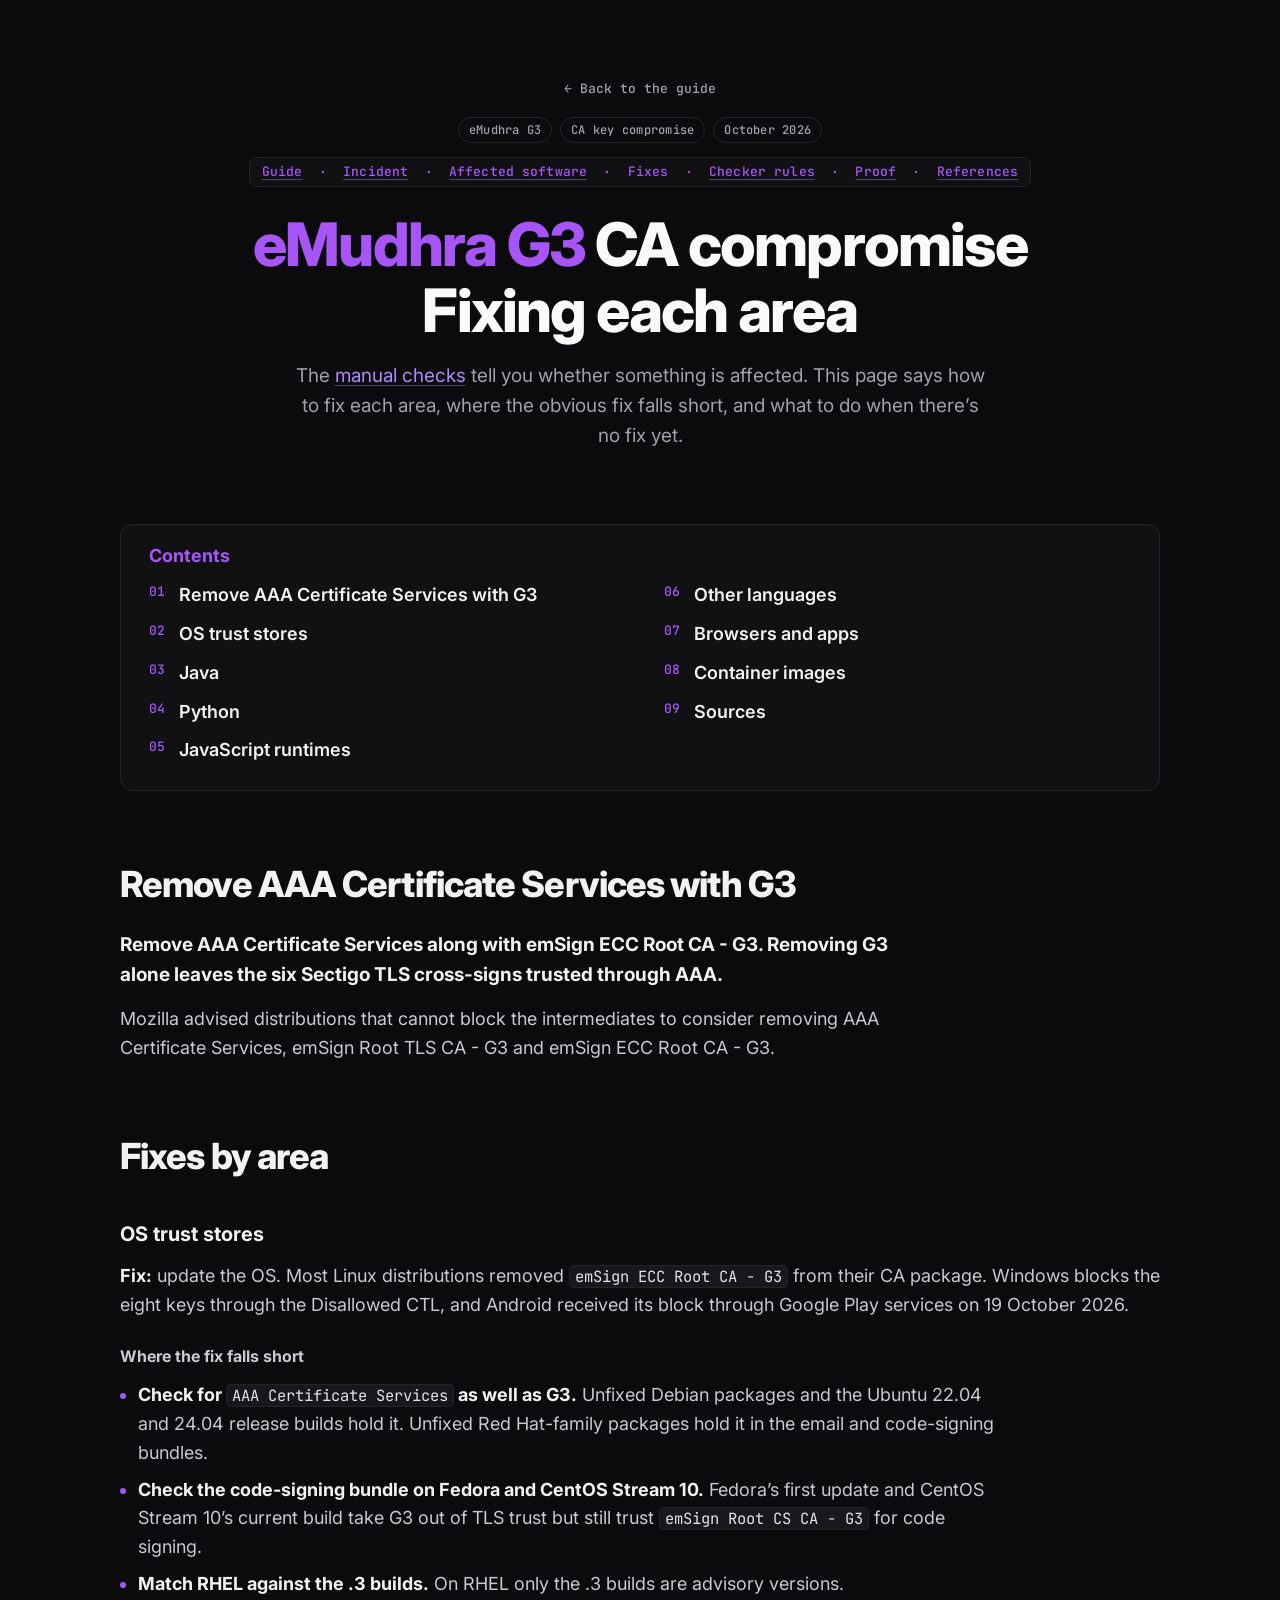
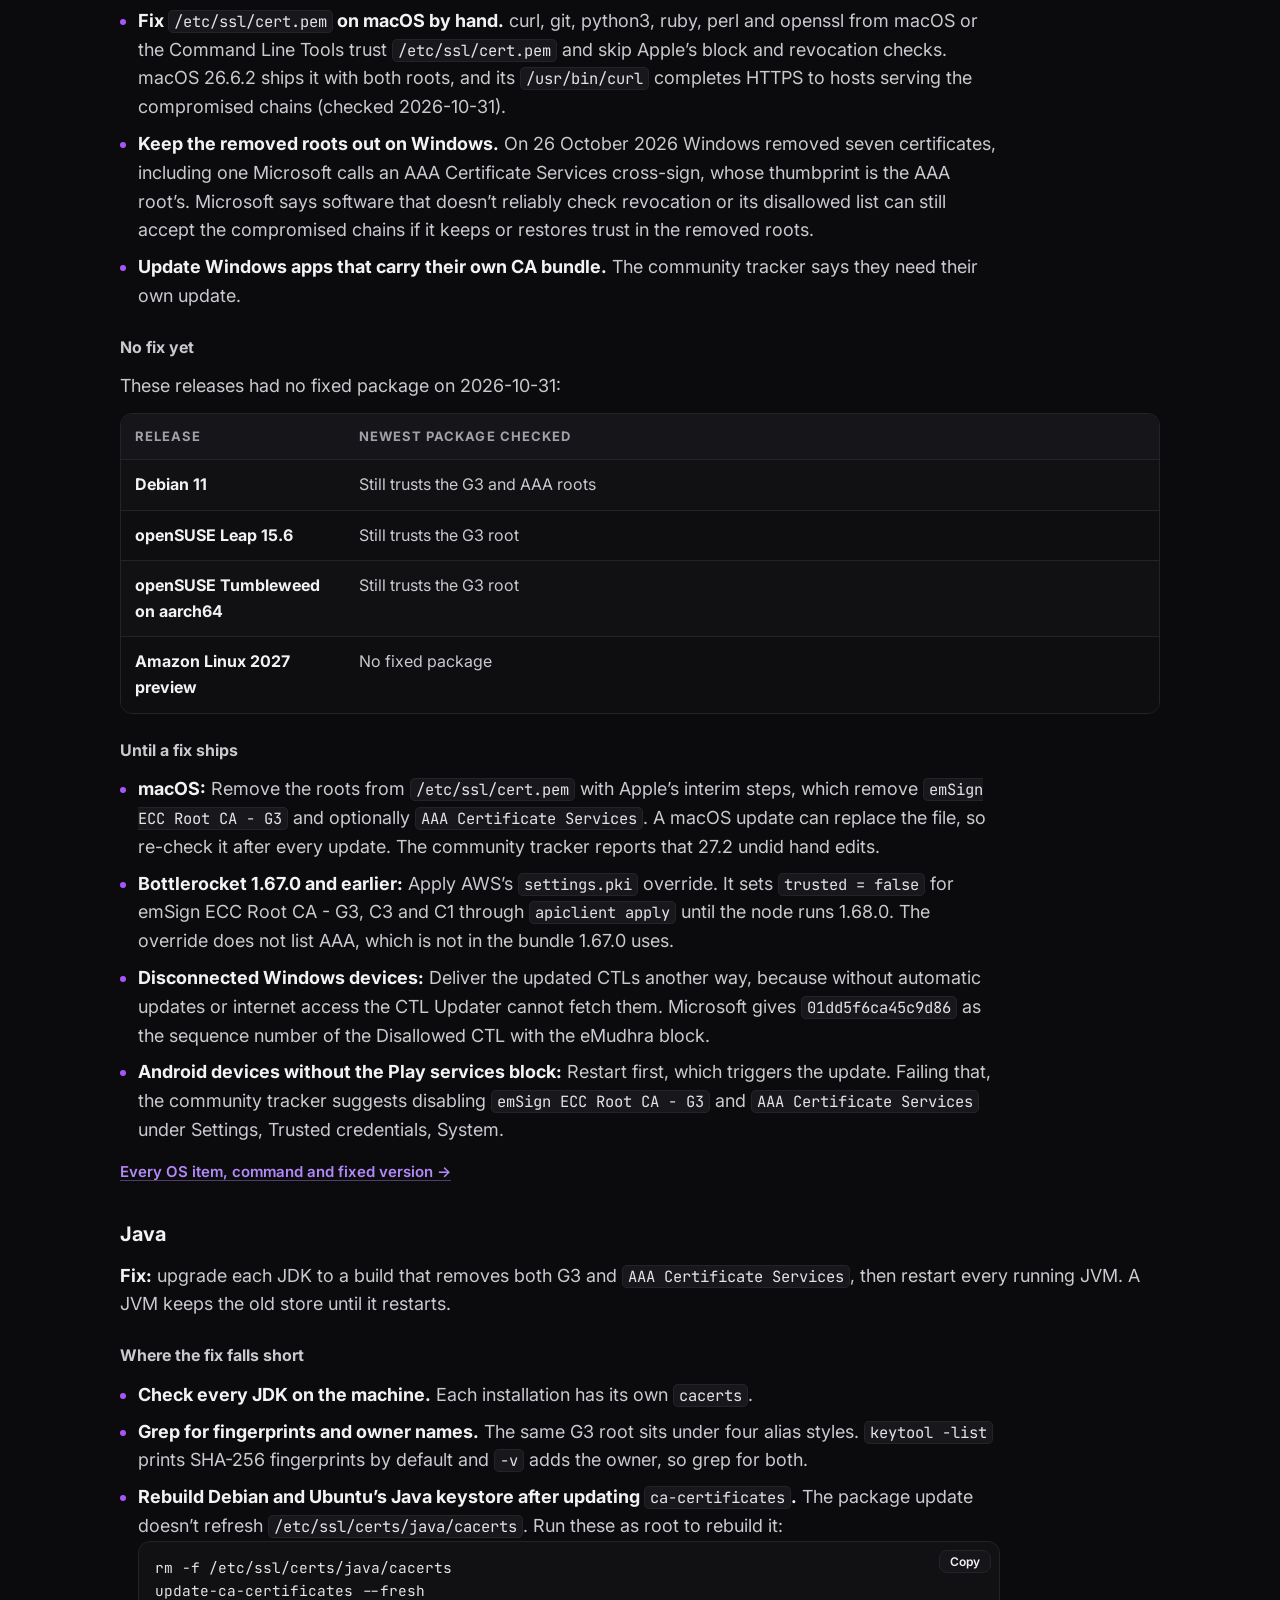
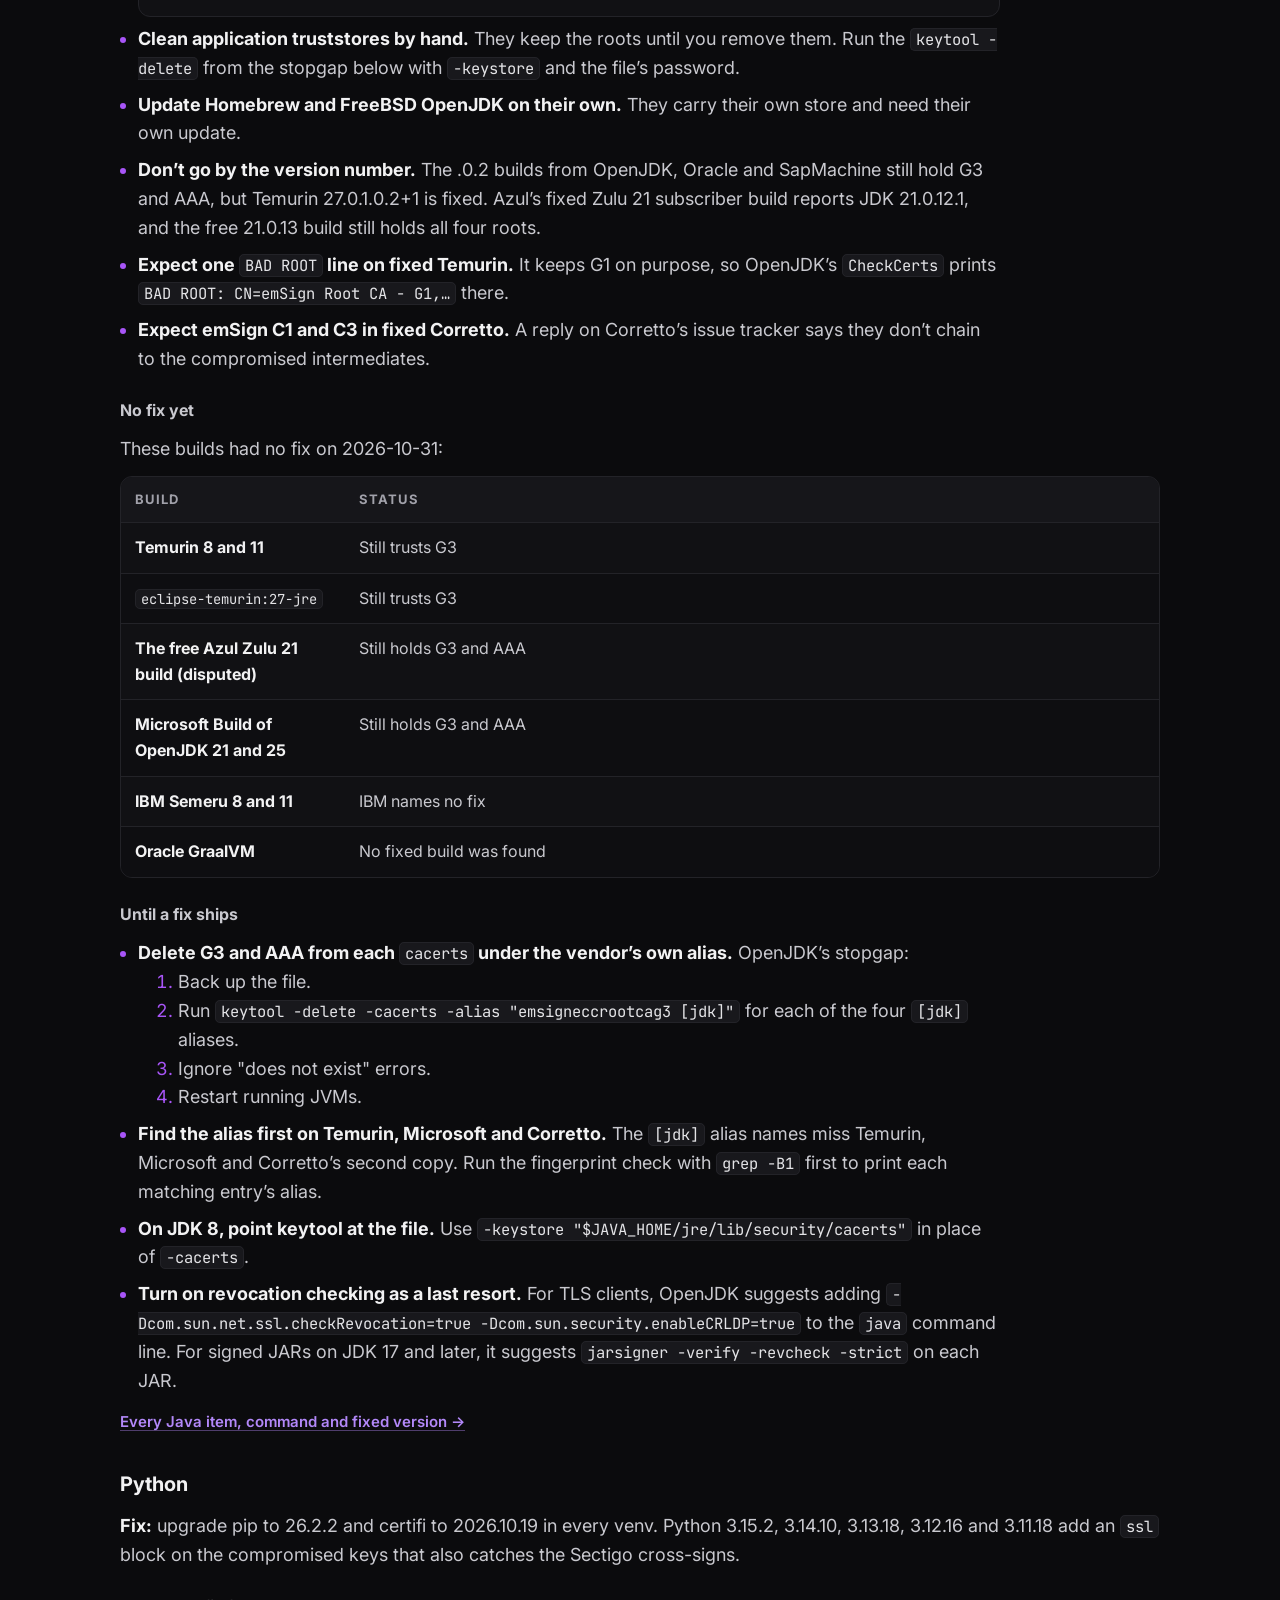
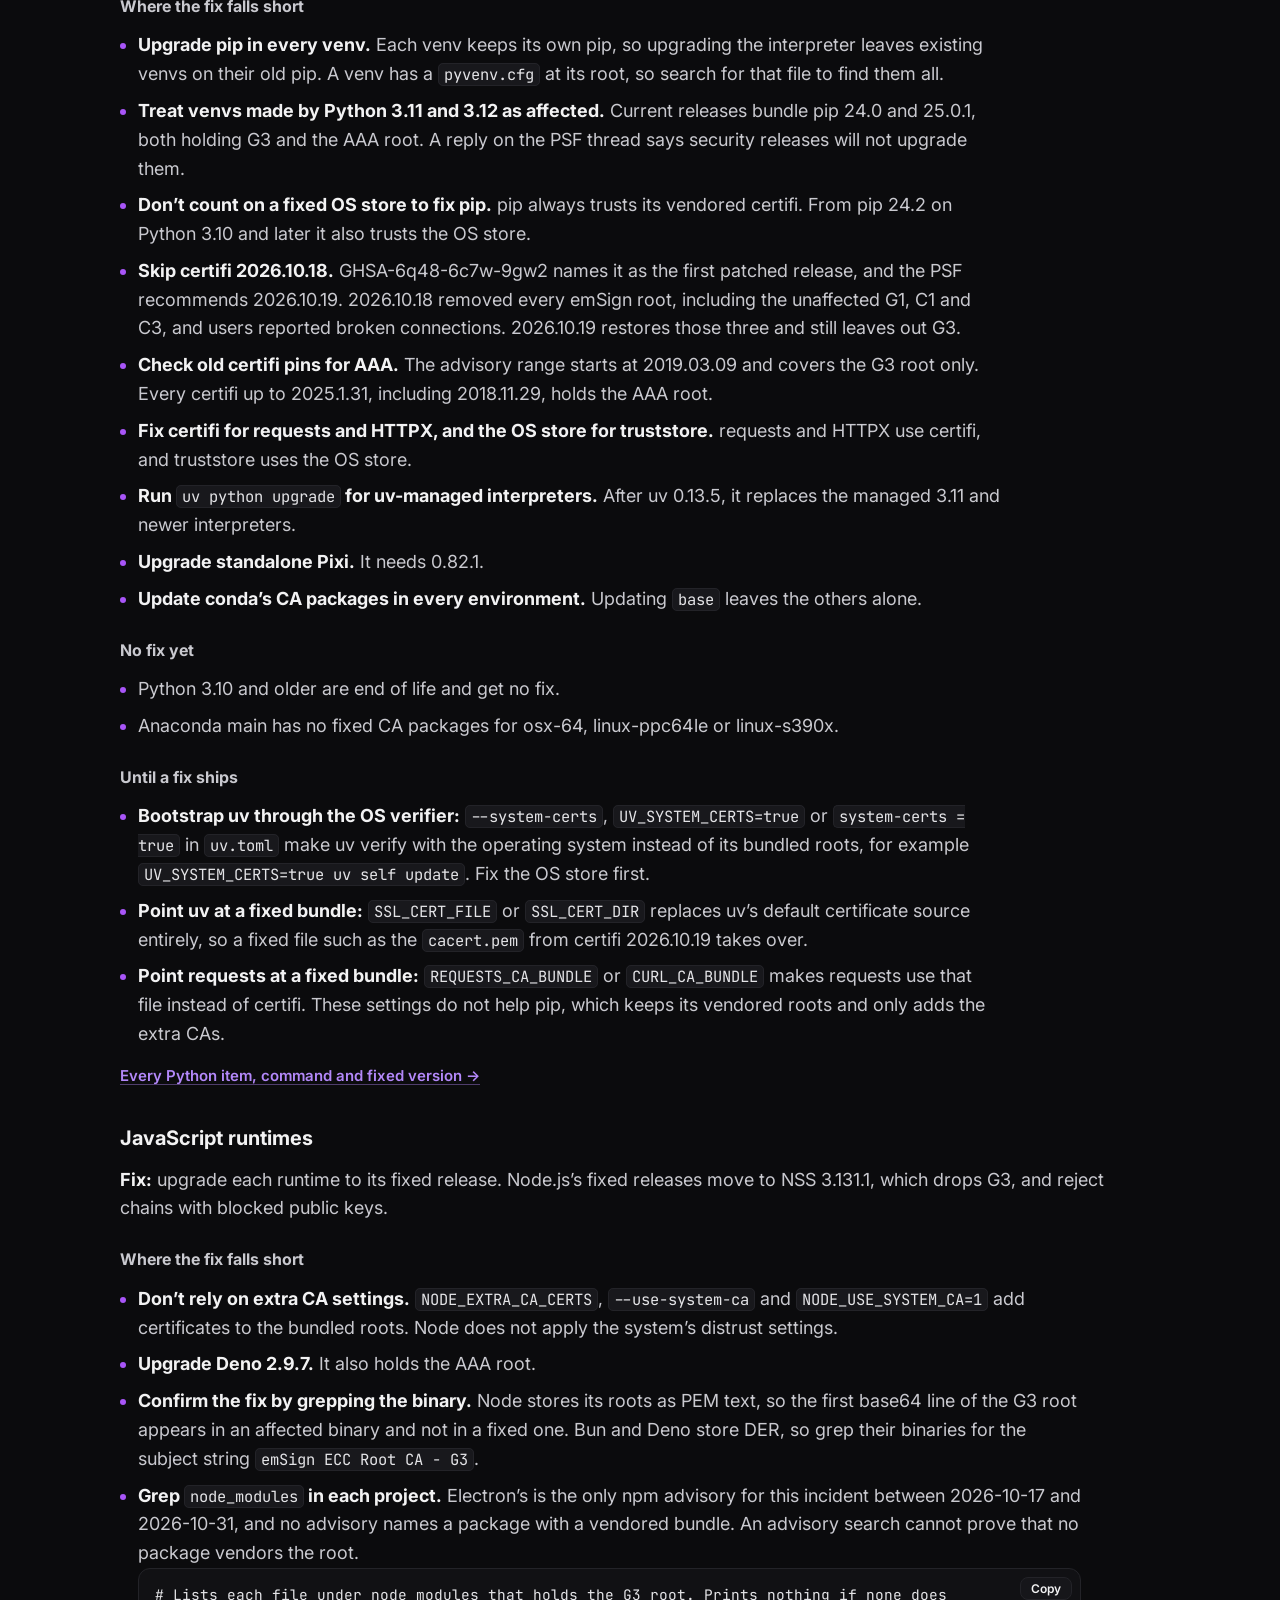
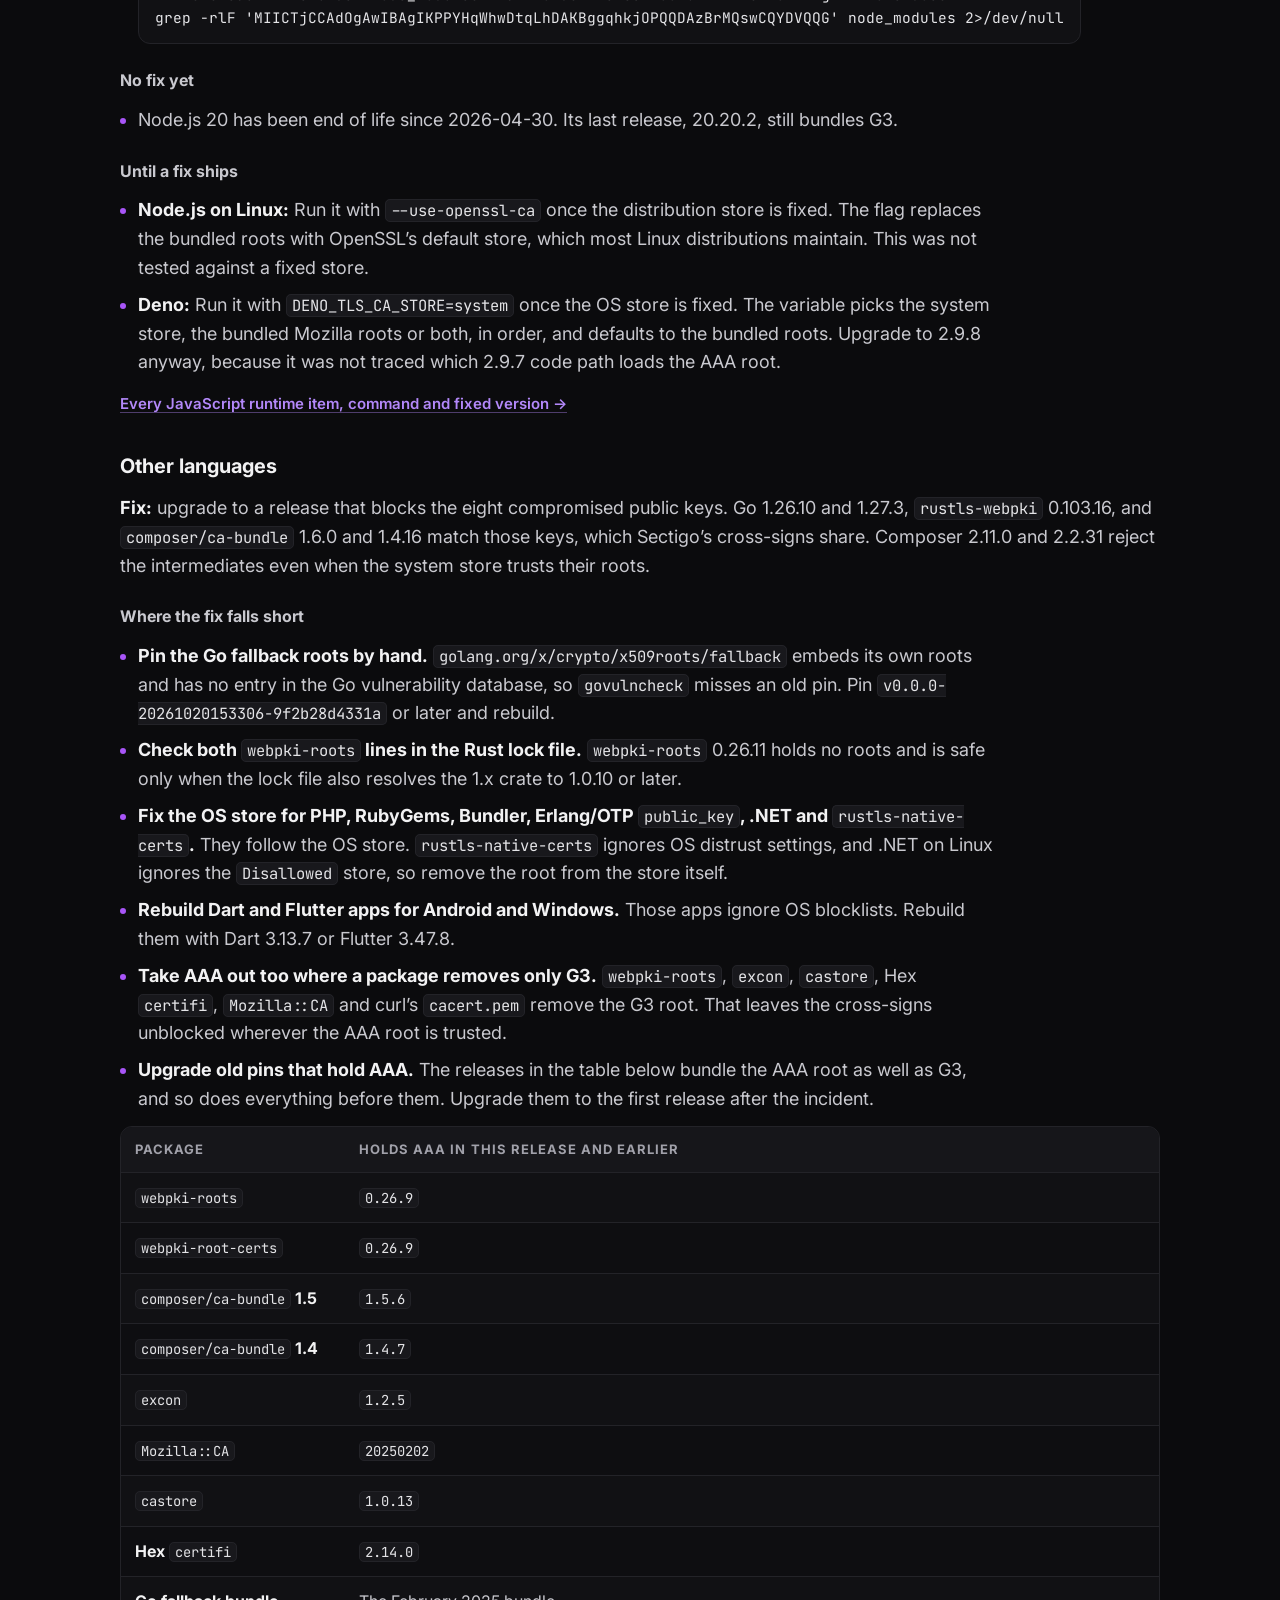
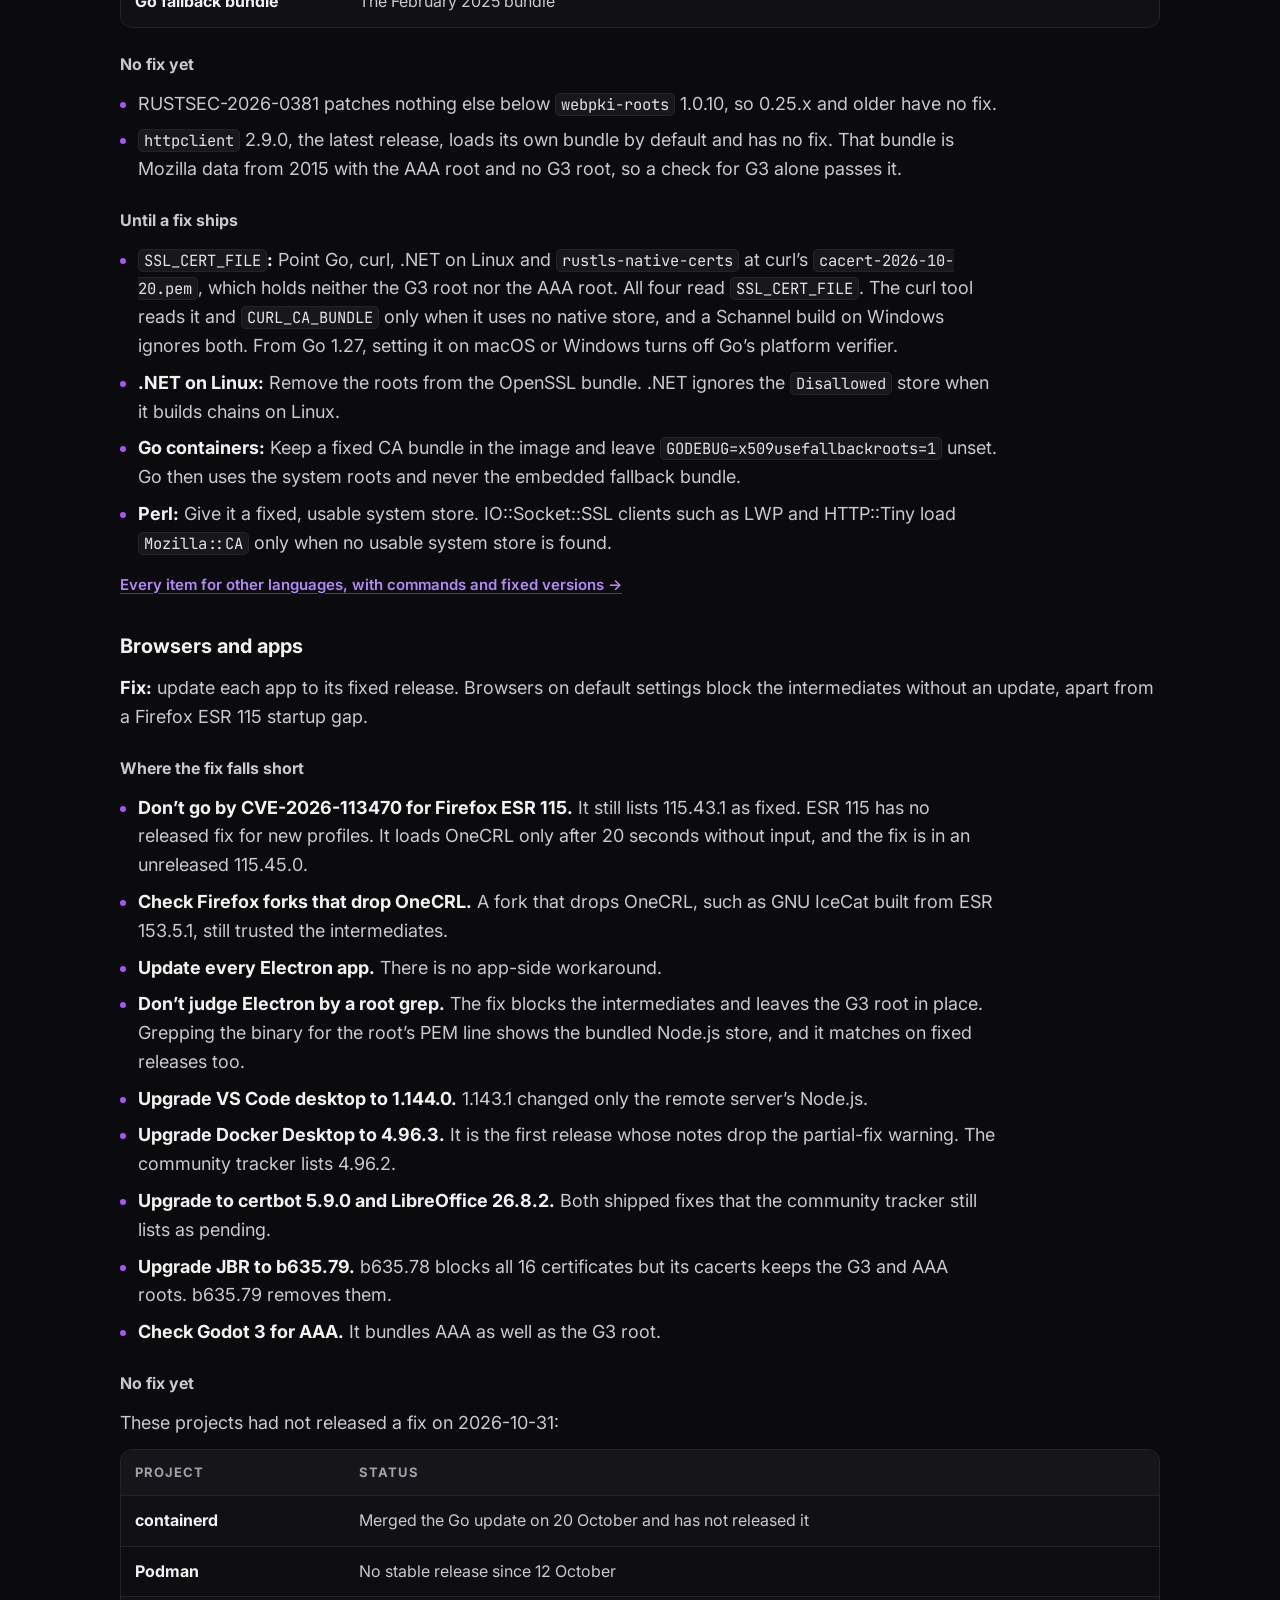
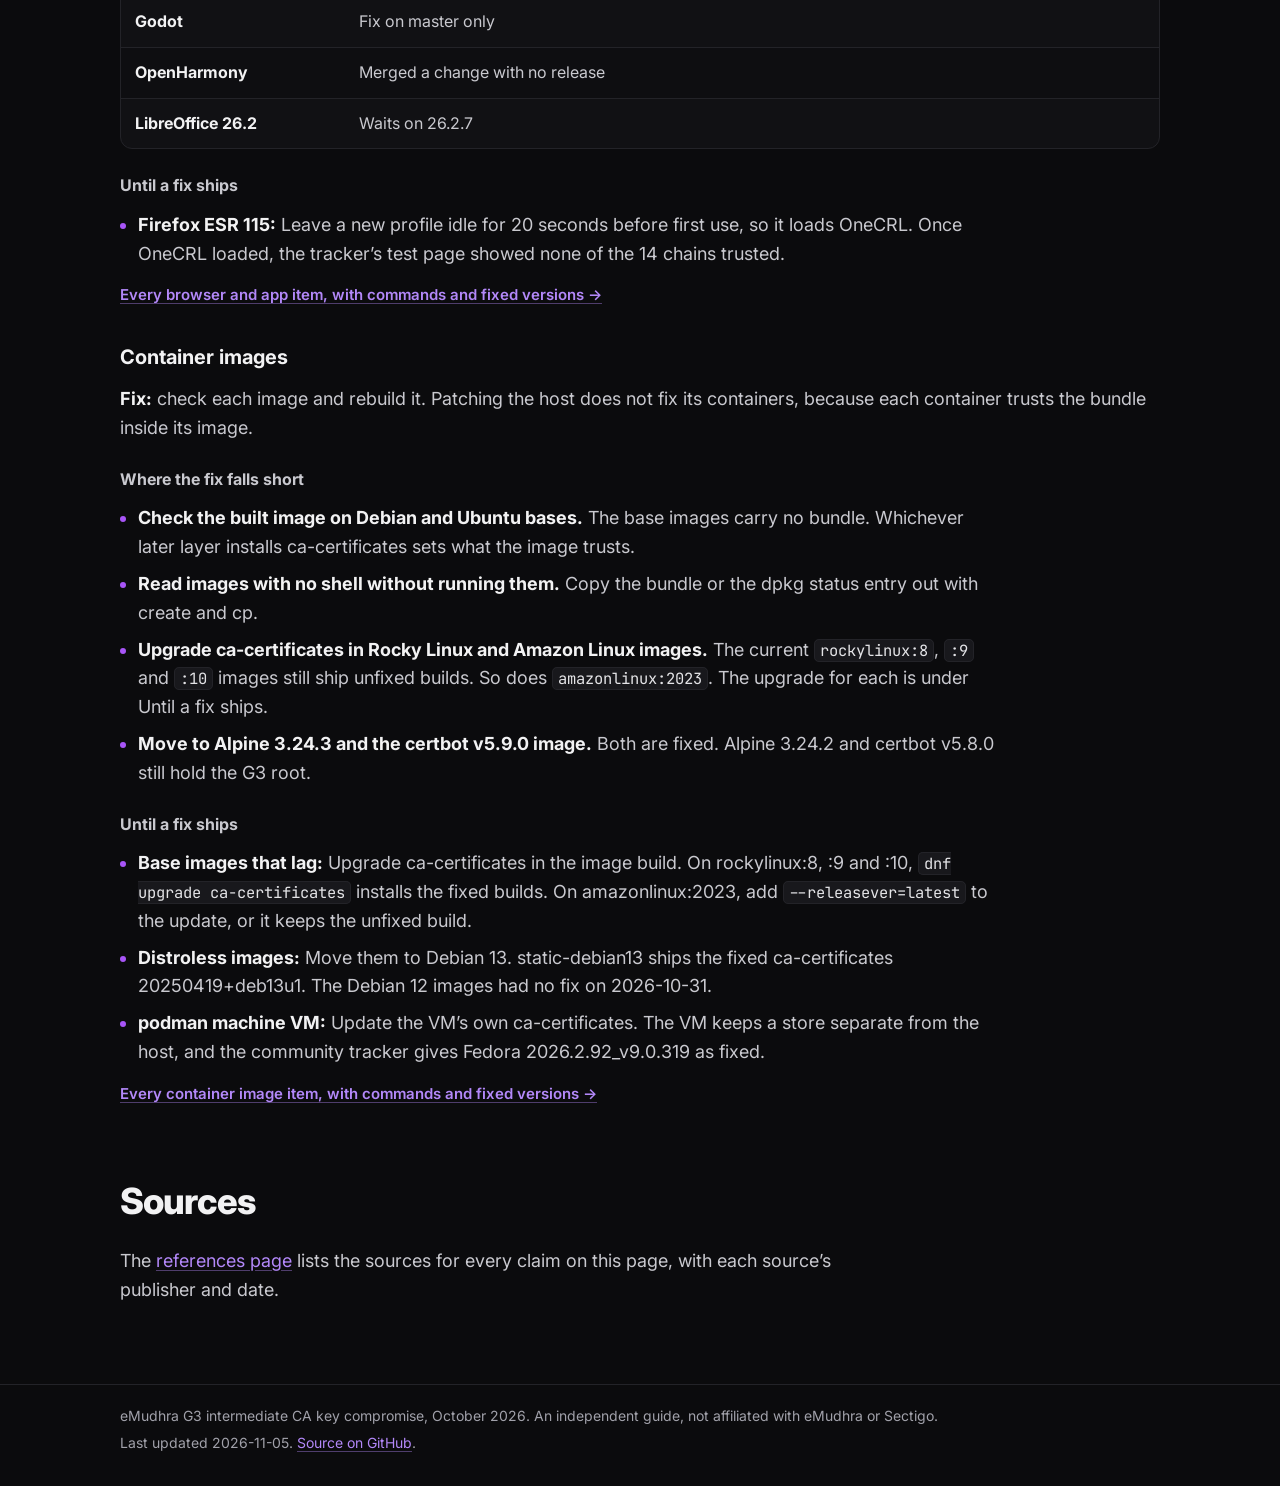
<file: fixes.html>
<!doctype html>
<html lang="en">
<head>
<meta charset="utf-8">
<meta name="viewport" content="width=device-width, initial-scale=1">
<title>eMudhra G3 CA compromise: fixing each area</title>
<meta name="description" content="How to fix each area after the eMudhra G3 CA compromise, where the obvious fix falls short, and what to do until a fix ships: OS trust stores, Java, Python, JavaScript runtimes, other languages, apps and container images.">
<link rel="preconnect" href="https://fonts.googleapis.com">
<link rel="preconnect" href="https://fonts.gstatic.com" crossorigin>
<link rel="stylesheet" href="https://fonts.googleapis.com/css2?family=Inter:wght@400;500;600;700;800&family=JetBrains+Mono:wght@400;500;600&display=swap">
<style>
:root {
  /* Dark theme: flat near-black ground, zinc cards with faint borders, one purple accent. */
  --bg: #0b0b0d;
  --paper: #111114;
  --raised: #16161a;
  --ink: #f2f2f3;
  --body: #c9c9cf;
  --muted: #a1a1aa;
  --rule: #232328;
  --band: #0b0b0d;
  --band-ink: #fafafa;
  --band-muted: #a1a1aa;
  --link: #b388f9;
  --code-bg: #18181c;
  --primary: #a855f7;
  --bad: #f87171;
  --good: #4ade80;
  --limit: #fb923c;
  --stripe: #0e0e11;
  --sans: "Inter", -apple-system, BlinkMacSystemFont, "Segoe UI", Roboto, Arial, sans-serif;
  --mono: "JetBrains Mono", "Fira Code", ui-monospace, SFMono-Regular, Menlo, Consolas, monospace;
  color-scheme: dark;
}
* { box-sizing: border-box; }
html { -webkit-text-size-adjust: 100%; }
body { margin: 0; background: var(--bg); color: var(--ink); font: 16px/1.6 var(--sans); }
a { color: var(--link); }
a:focus-visible, button:focus-visible { outline: 2px solid var(--link); outline-offset: 2px; }
.wrap { max-width: 1080px; margin: 0 auto; padding-left: max(20px, env(safe-area-inset-left)); padding-right: max(20px, env(safe-area-inset-right)); }
.read { max-width: 70ch; }

/* Header band */
.band { background: var(--band); color: var(--band-ink); padding-block: 44px 40px; }
.band .ids { font: 600 13px/1.4 var(--mono); color: var(--band-muted); letter-spacing: 0.02em; margin: 0 0 14px; }
.band .ids b { color: var(--band-ink); font-weight: 600; }
.band h1 { margin: 0 0 14px; font-size: clamp(28px, 4.6vw, 42px); line-height: 1.12; font-weight: 700; letter-spacing: -0.015em; text-wrap: balance; }
.band p { margin: 0; font-size: 18px; color: var(--band-ink); max-width: 62ch; }

main { padding-block: 40px 56px; display: grid; gap: 44px; }
section { display: grid; gap: 16px; min-width: 0; }
h2 { margin: 0; font-size: 24px; line-height: 1.2; font-weight: 700; letter-spacing: -0.01em; padding-bottom: 8px; border-bottom: 2px solid var(--ink); }
h3 { margin: 0; font-size: 18px; font-weight: 700; }
p { margin: 0; }
.muted { color: var(--muted); }
code { font: 0.86em var(--mono); background: var(--code-bg); padding: 1px 4px; border-radius: 3px; overflow-wrap: anywhere; }

/* Introduction: label column beside bullets */
dl.intro { margin: 0; display: grid; grid-template-columns: 11rem 1fr; border-top: 1px solid var(--rule); }
dl.intro dt, dl.intro dd { margin: 0; padding: 14px 0; border-bottom: 1px solid var(--rule); }
dl.intro dt { font-weight: 700; padding-right: 20px; }
dl.intro ul { margin: 0; padding-left: 18px; display: grid; gap: 4px; }
@media (max-width: 640px) {
  dl.intro { grid-template-columns: 1fr; }
  dl.intro dt { border-bottom: 0; padding-bottom: 2px; }
  dl.intro dd { padding-top: 0; }
}

/* Check table */
.table-scroll { overflow-x: auto; border-top: 2px solid var(--ink); border-bottom: 1px solid var(--rule); }
table { border-collapse: collapse; width: 100%; min-width: 880px; font-size: 15px; background: var(--paper); }
th, td { text-align: left; vertical-align: top; padding: 12px 14px; border-bottom: 1px solid var(--rule); }
thead th { font-size: 13px; font-weight: 700; text-transform: uppercase; letter-spacing: 0.05em; color: var(--muted); background: var(--bg); }
tbody tr:nth-child(even) { background: var(--stripe); }
tbody tr:last-child td { border-bottom: 0; }
td:first-child { font-weight: 700; white-space: nowrap; }
td.check { min-width: 300px; }
.cmd { display: flex; align-items: flex-start; gap: 6px; background: var(--code-bg); border: 1px solid var(--rule); border-radius: 4px; padding: 8px 8px 8px 12px; margin-bottom: 6px; }
.cmd:last-of-type { margin-bottom: 0; }
.cmd code { flex: 1; min-width: 0; background: none; padding: 0; font-size: 13px; line-height: 1.5; white-space: pre-wrap; overflow-wrap: anywhere; }
.cmd .copy { flex: none; display: grid; place-items: center; width: 26px; height: 26px; margin: -3px 0; border: 1px solid transparent; border-radius: 4px; background: none; color: var(--muted); cursor: pointer; }
.cmd .copy:hover { color: var(--ink); border-color: var(--rule); background: var(--paper); }
.cmd .copy.done { color: var(--good); }
td.bad { color: var(--bad); font-variant-numeric: tabular-nums; }
td.good { color: var(--good); font-variant-numeric: tabular-nums; }
td.bad code, td.good code { color: var(--ink); }
td.bad ul, td.good ul { margin: 0; padding-left: 16px; display: grid; gap: 3px; }

ul.notes { margin: 0; padding-left: 18px; display: grid; gap: 8px; max-width: 80ch; }

/* Code blocks */
.code { position: relative; background: var(--code-bg); border-left: 3px solid var(--band); min-width: 0; }
.code pre { margin: 0; padding: 14px 16px; overflow-x: auto; font: 13.5px/1.6 var(--mono); }
.code button {
  position: absolute; top: 8px; right: 8px; font: 600 12px var(--sans);
  background: var(--paper); color: var(--ink); border: 1px solid var(--rule); border-radius: 3px;
  padding: 3px 10px; cursor: pointer;
}
.code button:hover { border-color: var(--ink); }

dl.levels { margin: 0; display: grid; grid-template-columns: auto 1fr; gap: 6px 14px; }
dl.levels dt { font: 700 13px/1.6 var(--mono); }
dl.levels dt.fail { color: var(--bad); }
dl.levels dd { margin: 0; }

ul.sources { margin: 0; padding-left: 18px; display: grid; gap: 4px; columns: 2; column-gap: 32px; }
ul.sources li { break-inside: avoid; }
@media (max-width: 640px) { ul.sources { columns: 1; } }

ul.resources { margin: 0; padding: 0; list-style: none; display: grid; grid-template-columns: repeat(auto-fill, minmax(min(100%, 320px), 1fr)); gap: 0 32px; }
ul.resources li { display: grid; gap: 2px; padding: 12px 0; border-bottom: 1px solid var(--rule); min-width: 0; }
ul.resources a { font-weight: 600; }
ul.resources span { color: var(--muted); font-size: 14px; }

.toc ol { margin: 0; padding-left: 20px; display: grid; gap: 10px; }
.toc li a { font-weight: 700; }
.toc li span { display: block; color: var(--muted); font-size: 14px; }
.toc h2 { font-size: 13px; text-transform: uppercase; letter-spacing: 0.1em; color: var(--muted); border-bottom: 0; padding-bottom: 0; margin-bottom: 8px; }
.toc ol { display: block; columns: 2; column-gap: 40px; }
.toc li { break-inside: avoid; padding: 3px 0; }
.toc li span { display: none; }
@media (max-width: 640px) { .toc ol { columns: 1; } }
[id] { scroll-margin-top: 16px; }
.nw { white-space: nowrap; }
.src { font-size: 14px; }
.src a { display: inline-flex; align-items: center; gap: 6px; font-weight: 600; }
.back { display: inline-block; margin-bottom: 16px; color: var(--band-muted); font-size: 14px; text-decoration: none; }
.back:hover { color: var(--band-ink); text-decoration: underline; }
footer .wrap { display: grid; gap: 4px; }
footer { border-top: 1px solid var(--rule); padding-block: 20px 32px; font-size: 14px; color: var(--muted); }

@media print {
  .band { background: none; color: #000; padding-block: 0 16px; border-bottom: 2px solid #000; }
  .band .ids, .band p, .band .ids b { color: #000; }
  .code button { display: none; }
  .table-scroll { overflow: visible; }
  table { min-width: 0; font-size: 11px; }
  a { color: #000; }
}

/* Page treatment: centered hero, mono eyebrow pills, purple highlight word, rounded bordered cards. */
body { color: var(--body); font-size: 18px; }
table, table.list { font-size: 16px; }
.cmd code, .code pre { font-size: 14.5px; }
strong, b, td:first-child, dt, h1, h2, h3 { color: var(--ink); }
.band { background: none; padding-block: 80px 24px; text-align: center; }
.band .wrap { display: flex; flex-direction: column; align-items: center; }
.band .ids { display: inline-block; margin: 0; padding: 4px 12px; border: 1px solid var(--rule); border-radius: 8px; background: var(--paper);
  font: 500 13px/1.5 var(--mono); color: var(--primary); letter-spacing: 0.01em; }
.band .ids { max-width: none; white-space: nowrap; }
@media (max-width: 640px) { .band .ids { white-space: normal; } }
.band .ids b, .band .ids a { color: var(--primary); font-weight: 500; }
.band .tags { display: flex; flex-wrap: wrap; justify-content: center; gap: 8px; margin: 0 0 14px; }
.band .tags span { padding: 3px 10px; border: 1px solid var(--rule); border-radius: 999px; font: 500 12px/1.5 var(--mono); color: var(--muted); letter-spacing: 0.02em; }
.band h1 { margin: 24px 0 18px; font-size: clamp(30px, calc((100vw - 48px) / 18), 60px); font-weight: 800; letter-spacing: -0.03em; line-height: 1.1; color: var(--band-ink); max-width: none; }
.band .wrap { max-width: 1440px; }
.band p:not(.ids):not(.tags) { color: var(--muted); font-size: 19px; line-height: 1.6; max-width: 58ch; margin: 0 auto; }
.hl { color: var(--primary); }
main { gap: 72px; padding-block: 48px 80px; }
h2 { border-bottom: 0; padding-bottom: 0; font-size: clamp(26px, 3.4vw, 36px); font-weight: 800; letter-spacing: -0.025em; }
h2[data-eyebrow]::before { content: attr(data-eyebrow); display: block; width: fit-content; margin-bottom: 16px; padding: 3px 12px;
  border: 1px solid var(--rule); border-radius: 8px; background: var(--paper); font: 500 13px/1.5 var(--mono); color: var(--primary); letter-spacing: 0.01em; }
h3 { font-size: 20px; }
.muted { color: var(--muted); }
a { color: var(--link); text-decoration-color: rgba(179, 136, 249, .4); text-underline-offset: 3px; }
a:hover { text-decoration-color: currentColor; }
code { background: var(--code-bg); color: #e4e4e7; border: 1px solid var(--rule); border-radius: 5px; padding: 0 5px; }

/* Introduction as one card, labels as spaced capitals */
dl.intro { border: 1px solid var(--rule); border-radius: 12px; background: var(--paper); padding: 4px 28px; }
dl.intro dt, dl.intro dd { border-color: var(--rule); padding-block: 20px; }
dl.intro > :nth-last-child(-n+2) { border-bottom: 0; }
dl.intro dt { font-size: 12px; font-weight: 700; letter-spacing: 0.12em; text-transform: uppercase; color: var(--primary); padding-top: 24px; }
dl.intro li::marker { color: var(--primary); }

/* Tables in rounded cards */
.table-scroll { border: 1px solid var(--rule); border-radius: 12px; background: var(--paper); }
table, table.matrix, table.list { background: transparent; }
thead th, .matrix thead th, .list thead th { background: var(--raised); color: var(--muted); letter-spacing: 0.08em; }
th, td { border-color: var(--rule); }
tbody tr:nth-child(even) { background: var(--stripe); }
.cmd { background: var(--code-bg); border-color: var(--rule); border-radius: 8px; }
.cmd .copy:hover { background: var(--raised); border-color: var(--rule); }
td.bad { color: var(--bad); }
td.good { color: var(--good); }

/* Code blocks */
.code { background: var(--paper); border: 1px solid var(--rule); border-radius: 12px; }
.code pre { color: #e4e4e7; }
.code button { background: var(--raised); color: var(--ink); border: 1px solid var(--rule); border-radius: 8px; }
.code button:hover { border-color: var(--primary); box-shadow: 0 0 16px rgba(168, 85, 247, .3); }
dl.levels dt { color: var(--limit); }
dl.levels dt.fail { color: var(--bad); }

ul.resources li { border-color: var(--rule); }
ul.sources li::marker, ul.notes li::marker, ul.plain li::marker { color: var(--primary); }

/* Tests page */
.facts { display: grid; grid-template-columns: repeat(4, minmax(0, 1fr)); gap: 16px; border: 0; padding: 0; }
.facts div { border: 1px solid var(--rule); border-radius: 12px; background: var(--paper); padding: 26px 16px; text-align: center; justify-items: center; }
.facts b { font-size: 42px; font-weight: 800; letter-spacing: -0.02em; color: var(--primary); }
.facts div:nth-child(2) b { color: var(--good); }
.facts div:nth-child(3) b { color: var(--limit); }
.facts span { color: var(--muted); font-size: 15px; }
@media (max-width: 640px) { .facts { grid-template-columns: repeat(2, minmax(0, 1fr)); } }
nav.toc { border: 1px solid var(--rule); border-radius: 12px; background: var(--paper); padding: 20px 28px; max-width: none; }
nav.toc h2 { font-size: 12px; font-weight: 700; letter-spacing: 0.12em; text-transform: uppercase; color: var(--primary); margin-bottom: 10px; }
nav.toc ol { display: block; list-style: none; padding-left: 0; columns: 2; column-gap: 48px; counter-reset: toc; }
nav.toc li { counter-increment: toc; display: flex; gap: 14px; padding: 5px 0; break-inside: avoid; }
nav.toc li::before { content: counter(toc, decimal-leading-zero); font: 500 13px/1.75 var(--mono); color: var(--primary); }
nav.toc li > a { color: var(--ink); font-weight: 600; text-decoration: none; }
nav.toc li > a:hover { color: var(--primary); }
nav.toc li span { display: none; }
@media (max-width: 640px) { nav.toc ol { columns: 1; } }
.band .back { margin-bottom: 20px; font: 500 13px var(--mono); color: var(--muted); }
.band .back:hover { color: var(--primary); }
.matrix tbody th { background: var(--paper); color: var(--ink); }
.matrix tbody tr:nth-child(even) th, .matrix tbody tr:nth-child(even) td { background: var(--stripe); }
.matrix thead th.grp { color: var(--primary); }
.list tr.grp th { background: var(--raised); color: var(--primary); }
.list td.tid { color: var(--ink); }
.dot.limit { background: var(--limit); }

.src { margin: 0; }
.src a { display: inline-flex; align-items: center; gap: 8px; }
.src a { padding: 6px 14px; border: 1px solid var(--rule); border-radius: 8px; background: var(--raised); color: var(--ink); font-weight: 600; font-size: 14px; text-decoration: none; }
.src a:hover { border-color: var(--primary); box-shadow: 0 0 16px rgba(168, 85, 247, .3); }
/* Call to action box */
.cta { border: 1px solid rgba(168, 85, 247, .35); border-radius: 12px; padding: 32px;
  background: linear-gradient(135deg, rgba(168, 85, 247, .2) 0%, rgba(168, 85, 247, .06) 60%, rgba(168, 85, 247, .02) 100%), var(--paper);
  display: grid; gap: 14px; }
.cta .label { font-size: 12px; font-weight: 700; letter-spacing: 0.12em; text-transform: uppercase; color: var(--primary); }
.cta h3 { margin: 0; font-size: 28px; font-weight: 800; letter-spacing: -0.02em; }
.cta p { margin: 0; max-width: 62ch; color: var(--body); }
.cta .actions { display: flex; flex-wrap: wrap; gap: 12px; margin-top: 6px; }
.cta .btn { display: inline-flex; align-items: center; gap: 8px; padding: 10px 18px; border-radius: 8px; font-weight: 600; font-size: 15px; text-decoration: none; }
.cta .btn-primary { background: linear-gradient(135deg, #a855f7, #c96ef7); border: 1px solid #be5eed; color: #fff; box-shadow: 0 0 20px rgba(168, 85, 247, .3); }
.cta .btn-primary:hover { box-shadow: 0 0 28px rgba(168, 85, 247, .5); }
.cta .btn-ghost { border: 1px solid var(--rule); background: var(--raised); color: var(--ink); }
.cta .btn-ghost:hover { border-color: var(--primary); }
footer { border-color: var(--rule); color: var(--muted); }
@media print { .band h1, h2, .hl { color: #000; } h2[data-eyebrow]::before { display: none; } }

/* List tables (checks and references pages) */
table.list { border-collapse: collapse; width: 100%; min-width: 860px; font-size: 14.5px; background: var(--paper); }
.list th, .list td { text-align: left; vertical-align: top; padding: 9px 12px; border-bottom: 1px solid var(--rule); }
.list thead th { font-size: 13px; font-weight: 700; text-transform: uppercase; letter-spacing: 0.05em; color: var(--muted); background: var(--bg); }
.list tr.grp th { background: var(--stripe); font: 700 12px var(--mono); text-transform: uppercase; letter-spacing: 0.05em; padding-top: 14px; }
.list td.tid { font: 700 14px var(--mono); white-space: nowrap; }
.list td.tid span { display: block; font-weight: 400; font-size: 12px; color: var(--muted); }
.list td.cks { font: 12.5px var(--mono); color: var(--muted); white-space: nowrap; }
.list td.res { font-weight: 700; white-space: nowrap; }
.list td.res.pass { color: var(--good); }
.list td.res.gap { color: var(--bad); }
.list td.res.limit { color: var(--limit); }
.list tr.grp th { background: var(--raised); color: var(--primary); }
.list td.tid { color: var(--ink); }

/* References page */
table.list.refs-table { min-width: 1100px; font-size: 15px; }
.refs-table td.tid a { color: var(--ink); text-decoration: none; }
.refs-table td.tid a:hover { color: var(--primary); }
.refs-table td.stk { font-weight: 600; color: var(--ink); min-width: 160px; }
.refs-table td.val { min-width: 220px; }
.refs-table td.note { color: var(--muted); font-size: 14px; min-width: 180px; }
.refs-table ol.refs { margin: 0; padding-left: 22px; display: grid; gap: 3px; font-size: 14px; min-width: 220px; }
.refs-table ol.refs li::marker { color: var(--primary); font: 500 12px var(--mono); }
.refs-table tr:target td { background: rgba(168, 85, 247, .12); }
nav.toc li small { margin-left: auto; font: 500 13px/1.75 var(--mono); color: var(--muted); white-space: nowrap; }

/* eMudhra pages: inline reference links, status chips, the checks table and the fingerprint table. */
.rl { font: 500 0.74em var(--mono); color: var(--muted); white-space: nowrap; }
.rl a { text-decoration: none; }
.rl a:hover { text-decoration: underline; }
.chip { display: inline-block; margin-bottom: 6px; padding: 1px 8px; border: 1px solid; border-radius: 6px; font: 600 12px/1.6 var(--mono); white-space: nowrap; }
.chip.unfixed { color: var(--bad); border-color: rgba(248, 113, 113, .45); background: rgba(248, 113, 113, .08); }
.chip.partial { color: var(--limit); border-color: rgba(251, 146, 60, .45); background: rgba(251, 146, 60, .08); }
.chip.os { color: var(--muted); border-color: var(--rule); background: var(--raised); }
table.list.checks { min-width: 1280px; font-size: 15px; }
.checks td { padding: 12px 12px; }
.checks td.item { font-weight: 700; color: var(--ink); white-space: normal; min-width: 150px; }
.checks td.where { min-width: 170px; font-size: 14px; }
.checks td.check { min-width: 320px; }
.checks td.check .muted { display: block; margin-top: 4px; font-size: 13.5px; }
.checks td.bad, .checks td.good { min-width: 160px; font-size: 14.5px; }
.checks td.aaa { min-width: 170px; font-size: 14px; color: var(--body); }
.checks td.rf, .fps td.rf { font: 500 13px var(--mono); white-space: nowrap; }
.checks td.rf a, .fps td.rf a { display: block; text-decoration: none; }
.checks td.bad ul, .checks td.good ul { margin: 0; padding-left: 16px; display: grid; gap: 3px; }
.checks tr:target td { background: rgba(168, 85, 247, .12); }
table.list.fps { min-width: 720px; font-size: 15px; }
.fps td:first-child { white-space: normal; }
.fps td.fp code { font-size: 12.5px; overflow-wrap: anywhere; }
.refs-table td.dt { font: 500 13px var(--mono); white-space: nowrap; color: var(--muted); }
.refs-table ol.refs li .meta { display: block; color: var(--muted); font-size: 13px; }
.refs-table td.note strong { color: var(--limit); }
.facts div:nth-child(4) b { color: var(--bad); }
section.area { display: grid; gap: 12px; }
section.area h3 { margin-top: 8px; }
p.more a { font-weight: 600; font-size: 15px; }
#manual > .read { max-width: 70ch; }

/* Reading layout: quiet reference tags, sentence-case labels, lead-then-detail lists, compact tables with a Refs column. */
.rl a { color: var(--muted); }
.rl a:hover { color: var(--link); }
dl.intro dt { font-size: 18px; letter-spacing: 0; text-transform: none; padding-top: 22px; }
dl.intro dd > ul { gap: 12px; }
dl.intro ul ul { margin-top: 4px; gap: 3px; }
p.key { max-width: 70ch; font-size: 19px; line-height: 1.55; color: var(--ink); }
section > h3 { margin-top: 12px; }
ul.points { margin: 0; padding: 0; list-style: none; display: grid; gap: 22px; max-width: 80ch; }
ul.points > li > strong:first-child { display: block; margin-bottom: 4px; }
ul.points ul, ul.points ol { margin: 0; padding-left: 20px; display: grid; gap: 6px; }
ul.points ul ul, ul.points ul ol { margin-top: 4px; gap: 2px; }
ul.points li li::marker { color: var(--primary); }
ul.points .code { margin-top: 4px; }
table.list.tbl { min-width: 640px; font-size: 15.5px; }
.tbl th, .tbl td { padding: 11px 14px; }
.tbl td:first-child { width: 12rem; white-space: normal; font-weight: 600; color: var(--ink); }
.tbl td ul { margin: 0; padding-left: 16px; display: grid; gap: 4px; }
.tbl td.rf { width: 5rem; font: 500 13px var(--mono); white-space: nowrap; }
.tbl td.rf a { display: block; text-decoration: none; }
.tbl.when td:first-child { width: 10rem; white-space: nowrap; font: 500 14px var(--mono); color: var(--muted); }
section.area { border-top: 1px solid var(--rule); padding-top: 28px; gap: 16px; }
section.area h3 { margin-top: 0; }
dl.levels + p, dl.levels + dl.levels { margin-top: 4px; }
@media (max-width: 640px) {
  table.list.tbl { min-width: 0; }
  .tbl thead { display: none; }
  .tbl, .tbl tbody, .tbl tr, .tbl td, .tbl tr.grp th { display: block; width: auto; }
  .tbl tr { padding: 10px 0; border-bottom: 1px solid var(--rule); }
  .tbl tr:last-child { border-bottom: 0; }
  .tbl td, .tbl.when td:first-child { width: auto; border: 0; padding: 3px 16px; }
  .tbl td:empty { display: none; }
  .tbl td.rf a { display: inline; margin-right: 10px; }
  dl.intro dt { padding-bottom: 4px; }
  dl.intro dd { padding-top: 4px; }
}

/* Sister-page layout: the main check table, per-area caveat cards and the section Sources line. */
#caveats { display: grid; gap: 32px; }
.eco { display: grid; gap: 12px; }
.eco h4 { margin: 12px 0 0; font-size: 16px; }
table.caveats { min-width: 0; }
table.caveats td:first-child { white-space: normal; width: 14rem; }
table.caveats td ul { margin: 0; padding-left: 18px; display: grid; gap: 6px; }
nav.toc h2 { font-size: 18px; font-weight: 700; letter-spacing: 0; text-transform: none; color: var(--primary); margin-bottom: 10px; }
td.rf { font: 500 13px var(--mono); white-space: nowrap; }
td.rf a { display: block; text-decoration: none; }
.eco > p a { font-weight: 600; font-size: 15px; }
p.refs-line { font-size: 14px; max-width: 80ch; }
p.refs-line a { font: 500 13px var(--mono); text-decoration: none; }
@media (max-width: 640px) { table.caveats td:first-child { width: auto; } }

/* Manual checks: one card per stack. */
.stacks { display: grid; gap: 28px; margin-top: 8px; }
.stacks .eco { border-top: 1px solid var(--rule); padding-top: 24px; }
.stacks .eco > p { max-width: 75ch; }

/* Further reading: grouped primary sources. */
#sources h4 { margin: 18px 0 6px; font-size: 13px; font-weight: 700; letter-spacing: 0.05em; text-transform: uppercase; color: var(--muted); }

/* Checks page: one card per item, with a status chip under its name. */
.chip.fixed { color: var(--good); border-color: rgba(74, 222, 128, .45); background: rgba(74, 222, 128, .08); }
.eco > p.status { margin-top: -6px; }
.eco > p.status .chip { margin-bottom: 0; }
.stacks .eco:target { outline: 1px solid var(--primary); outline-offset: 12px; border-radius: 4px; }

/* Alias anchors kept for old links take no grid cell. */
a[id]:empty { position: absolute; }
section > h2 { margin-bottom: 8px; }
</style>
</head>
<body>

<header class="band">
  <div class="wrap">
    <a class="back" href="index.html">← Back to the guide</a>
    <p class="tags"><span>eMudhra G3</span><span>CA key compromise</span><span>October 2026</span></p>
    <p class="ids"><a href="index.html">Guide</a> &nbsp;·&nbsp; <a href="incident.html">Incident</a> &nbsp;·&nbsp; <a href="checks.html">Affected software</a> &nbsp;·&nbsp; Fixes &nbsp;·&nbsp; <a href="detections.html">Checker rules</a> &nbsp;·&nbsp; <a href="proof.html">Proof</a> &nbsp;·&nbsp; <a href="references.html">References</a></p>
    <h1><span class='hl'>eMudhra G3</span> CA compromise<br>Fixing each area</h1>
    <p>The <a href="index.html#manual">manual checks</a> tell you whether something is affected. This page says how to fix each area, where the obvious fix falls short, and what to do when there’s no fix yet.</p>
  </div>
</header>
<main class="wrap">
<nav class="toc read" aria-label="Contents"><h2>Contents</h2><ol>
  <li><a href="#mitigate">Remove AAA Certificate Services with G3</a><span>The rule for every store you fix by hand</span></li>
  <li><a href="#a-os">OS trust stores</a><span>Linux, macOS, Windows and Android</span></li>
  <li><a href="#a-java">Java</a><span>Every JDK, the Debian Java keystore and application truststores</span></li>
  <li><a href="#a-python">Python</a><span>pip, certifi, venvs, uv, Pixi and conda</span></li>
  <li><a href="#a-js">JavaScript runtimes</a><span>Node.js, Bun, Deno and node_modules</span></li>
  <li><a href="#a-langs">Other languages</a><span>Go, Rust, PHP, Ruby, Perl, .NET, Dart and the CA packages they use</span></li>
  <li><a href="#a-apps">Browsers and apps</a><span>Firefox ESR 115, Electron and apps with their own bundle</span></li>
  <li><a href="#a-images">Container images</a><span>Base images, distroless images and the podman machine VM</span></li>
  <li><a href="#sources">Sources</a><span>Where each claim comes from</span></li>
</ol></nav>
<section class="read" id="mitigate">
<h2>Remove AAA Certificate Services with G3</h2>
<p class="key"><strong>Remove AAA Certificate Services along with emSign ECC Root CA - G3. Removing G3 alone leaves the six Sectigo TLS cross-signs trusted through AAA.</strong></p>
<p class="read">Mozilla advised distributions that cannot block the intermediates to consider removing AAA Certificate Services, emSign Root TLS CA - G3 and emSign ECC Root CA - G3.</p>
</section>
<section id="caveats">
<h2>Fixes by area</h2>
<div class="eco" id="a-os">
<h3>OS trust stores</h3>
<p><strong>Fix:</strong> update the OS. Most Linux distributions removed <code>emSign ECC Root CA - G3</code> from their CA package. Windows blocks the eight keys through the Disallowed CTL, and Android received its block through Google Play services on 19 October 2026.</p>
<h4>Where the fix falls short</h4>
<ul class="notes">
<li><strong>Check for <code>AAA Certificate Services</code> as well as G3.</strong> Unfixed Debian packages and the Ubuntu 22.04 and 24.04 release builds hold it. Unfixed Red Hat-family packages hold it in the email and code-signing bundles.</li>
<li><strong>Check the code-signing bundle on Fedora and CentOS Stream 10.</strong> Fedora’s first update and CentOS Stream 10’s current build take G3 out of TLS trust but still trust <code>emSign Root CS CA - G3</code> for code signing.</li>
<li><strong>Match RHEL against the .3 builds.</strong> On RHEL only the .3 builds are advisory versions.</li>
<li><strong>Fix <code>/etc/ssl/cert.pem</code> on macOS by hand.</strong> curl, git, python3, ruby, perl and openssl from macOS or the Command Line Tools trust <code>/etc/ssl/cert.pem</code> and skip Apple’s block and revocation checks. macOS 26.6.2 ships it with both roots, and its <code>/usr/bin/curl</code> completes HTTPS to hosts serving the compromised chains (checked 2026-10-31).</li>
<li><strong>Keep the removed roots out on Windows.</strong> On 26 October 2026 Windows removed seven certificates, including one Microsoft calls an AAA Certificate Services cross-sign, whose thumbprint is the AAA root’s. Microsoft says software that doesn’t reliably check revocation or its disallowed list can still accept the compromised chains if it keeps or restores trust in the removed roots.</li>
<li><strong>Update Windows apps that carry their own CA bundle.</strong> The community tracker says they need their own update.</li>
</ul>
<h4>No fix yet</h4>
<p>These releases had no fixed package on 2026-10-31:</p>
<div class="table-scroll"><table class="caveats"><thead><tr><th>Release</th><th>Newest package checked</th></tr></thead><tbody>
<tr><td>Debian 11</td><td>Still trusts the G3 and AAA roots</td></tr>
<tr><td>openSUSE Leap 15.6</td><td>Still trusts the G3 root</td></tr>
<tr><td>openSUSE Tumbleweed on aarch64</td><td>Still trusts the G3 root</td></tr>
<tr><td>Amazon Linux 2027 preview</td><td>No fixed package</td></tr>
</tbody></table></div>
<h4 id="s-os">Until a fix ships</h4>
<ul class="notes">
<li><strong>macOS:</strong> Remove the roots from <code>/etc/ssl/cert.pem</code> with Apple’s interim steps, which remove <code>emSign ECC Root CA - G3</code> and optionally <code>AAA Certificate Services</code>. A macOS update can replace the file, so re-check it after every update. The community tracker reports that 27.2 undid hand edits.</li>
<li><strong>Bottlerocket 1.67.0 and earlier:</strong> Apply AWS’s <code>settings.pki</code> override. It sets <code>trusted = false</code> for emSign ECC Root CA - G3, C3 and C1 through <code>apiclient apply</code> until the node runs 1.68.0. The override does not list AAA, which is not in the bundle 1.67.0 uses.</li>
<li><strong>Disconnected Windows devices:</strong> Deliver the updated CTLs another way, because without automatic updates or internet access the CTL Updater cannot fetch them. Microsoft gives <code>01dd5f6ca45c9d86</code> as the sequence number of the Disallowed CTL with the eMudhra block.</li>
<li><strong>Android devices without the Play services block:</strong> Restart first, which triggers the update. Failing that, the community tracker suggests disabling <code>emSign ECC Root CA - G3</code> and <code>AAA Certificate Services</code> under Settings, Trusted credentials, System.</li>
</ul>
<p><a href="checks.html#g-os">Every OS item, command and fixed version →</a></p>
</div>
<div class="eco" id="a-java">
<h3>Java</h3>
<p><strong>Fix:</strong> upgrade each JDK to a build that removes both G3 and <code>AAA Certificate Services</code>, then restart every running JVM. A JVM keeps the old store until it restarts.</p>
<h4>Where the fix falls short</h4>
<ul class="notes">
<li><strong>Check every JDK on the machine.</strong> Each installation has its own <code>cacerts</code>.</li>
<li><strong>Grep for fingerprints and owner names.</strong> The same G3 root sits under four alias styles. <code>keytool -list</code> prints SHA-256 fingerprints by default and <code>-v</code> adds the owner, so grep for both.</li>
<li><strong>Rebuild Debian and Ubuntu’s Java keystore after updating <code>ca-certificates</code>.</strong> The package update doesn’t refresh <code>/etc/ssl/certs/java/cacerts</code>. Run these as root to rebuild it:<div class="code"><button type="button">Copy</button><pre>rm -f /etc/ssl/certs/java/cacerts
update-ca-certificates --fresh</pre></div></li>
<li><strong>Clean application truststores by hand.</strong> They keep the roots until you remove them. Run the <code>keytool -delete</code> from the stopgap below with <code>-keystore</code> and the file’s password.</li>
<li><strong>Update Homebrew and FreeBSD OpenJDK on their own.</strong> They carry their own store and need their own update.</li>
<li><strong>Don’t go by the version number.</strong> The .0.2 builds from OpenJDK, Oracle and SapMachine still hold G3 and AAA, but Temurin 27.0.1.0.2+1 is fixed. Azul’s fixed Zulu 21 subscriber build reports JDK 21.0.12.1, and the free 21.0.13 build still holds all four roots.</li>
<li><strong>Expect one <code>BAD ROOT</code> line on fixed Temurin.</strong> It keeps G1 on purpose, so OpenJDK’s <code>CheckCerts</code> prints <code>BAD ROOT: CN=emSign Root CA - G1,…</code> there.</li>
<li><strong>Expect emSign C1 and C3 in fixed Corretto.</strong> A reply on Corretto’s issue tracker says they don’t chain to the compromised intermediates.</li>
</ul>
<h4>No fix yet</h4>
<p>These builds had no fix on 2026-10-31:</p>
<div class="table-scroll"><table class="caveats"><thead><tr><th>Build</th><th>Status</th></tr></thead><tbody>
<tr><td>Temurin 8 and 11</td><td>Still trusts G3</td></tr>
<tr><td><code>eclipse-temurin:27-jre</code></td><td>Still trusts G3</td></tr>
<tr><td>The free Azul Zulu 21 build (disputed)</td><td>Still holds G3 and AAA</td></tr>
<tr><td>Microsoft Build of OpenJDK 21 and 25</td><td>Still holds G3 and AAA</td></tr>
<tr><td>IBM Semeru 8 and 11</td><td>IBM names no fix</td></tr>
<tr><td>Oracle GraalVM</td><td>No fixed build was found</td></tr>
</tbody></table></div>
<h4 id="s-java">Until a fix ships</h4>
<ul class="notes">
<li><strong>Delete G3 and AAA from each <code>cacerts</code> under the vendor’s own alias.</strong> OpenJDK’s stopgap:<ol>
<li>Back up the file.</li>
<li>Run <code>keytool -delete -cacerts -alias "emsigneccrootcag3 [jdk]"</code> for each of the four <code>[jdk]</code> aliases.</li>
<li>Ignore "does not exist" errors.</li>
<li>Restart running JVMs.</li>
</ol></li>
<li><strong>Find the alias first on Temurin, Microsoft and Corretto.</strong> The <code>[jdk]</code> alias names miss Temurin, Microsoft and Corretto’s second copy. Run the fingerprint check with <code>grep -B1</code> first to print each matching entry’s alias.</li>
<li><strong>On JDK 8, point keytool at the file.</strong> Use <code>-keystore "$JAVA_HOME/jre/lib/security/cacerts"</code> in place of <code>-cacerts</code>.</li>
<li><strong>Turn on revocation checking as a last resort.</strong> For TLS clients, OpenJDK suggests adding <code>-Dcom.sun.net.ssl.checkRevocation=true -Dcom.sun.security.enableCRLDP=true</code> to the <code>java</code> command line. For signed JARs on JDK 17 and later, it suggests <code>jarsigner -verify -revcheck -strict</code> on each JAR.</li>
</ul>
<p><a href="checks.html#g-java">Every Java item, command and fixed version →</a></p>
</div>
<div class="eco" id="a-python">
<h3>Python</h3>
<p><strong>Fix:</strong> upgrade pip to 26.2.2 and certifi to 2026.10.19 in every venv. Python 3.15.2, 3.14.10, 3.13.18, 3.12.16 and 3.11.18 add an <code>ssl</code> block on the compromised keys that also catches the Sectigo cross-signs.</p>
<h4>Where the fix falls short</h4>
<ul class="notes">
<li><strong>Upgrade pip in every venv.</strong> Each venv keeps its own pip, so upgrading the interpreter leaves existing venvs on their old pip. A venv has a <code>pyvenv.cfg</code> at its root, so search for that file to find them all.</li>
<li><strong>Treat venvs made by Python 3.11 and 3.12 as affected.</strong> Current releases bundle pip 24.0 and 25.0.1, both holding G3 and the AAA root. A reply on the PSF thread says security releases will not upgrade them.</li>
<li><strong>Don’t count on a fixed OS store to fix pip.</strong> pip always trusts its vendored certifi. From pip 24.2 on Python 3.10 and later it also trusts the OS store.</li>
<li><strong>Skip certifi 2026.10.18.</strong> GHSA-6q48-6c7w-9gw2 names it as the first patched release, and the PSF recommends 2026.10.19. 2026.10.18 removed every emSign root, including the unaffected G1, C1 and C3, and users reported broken connections. 2026.10.19 restores those three and still leaves out G3.</li>
<li><strong>Check old certifi pins for AAA.</strong> The advisory range starts at 2019.03.09 and covers the G3 root only. Every certifi up to 2025.1.31, including 2018.11.29, holds the AAA root.</li>
<li><strong>Fix certifi for requests and HTTPX, and the OS store for truststore.</strong> requests and HTTPX use certifi, and truststore uses the OS store.</li>
<li><strong>Run <code>uv python upgrade</code> for uv-managed interpreters.</strong> After uv 0.13.5, it replaces the managed 3.11 and newer interpreters.</li>
<li><strong>Upgrade standalone Pixi.</strong> It needs 0.82.1.</li>
<li><strong>Update conda’s CA packages in every environment.</strong> Updating <code>base</code> leaves the others alone.</li>
</ul>
<h4>No fix yet</h4>
<ul class="notes">
<li>Python 3.10 and older are end of life and get no fix.</li>
<li>Anaconda main has no fixed CA packages for osx-64, linux-ppc64le or linux-s390x.</li>
</ul>
<h4 id="s-python">Until a fix ships</h4>
<ul class="notes">
<li><strong>Bootstrap uv through the OS verifier:</strong> <code>--system-certs</code>, <code>UV_SYSTEM_CERTS=true</code> or <code>system-certs = true</code> in <code>uv.toml</code> make uv verify with the operating system instead of its bundled roots, for example <code>UV_SYSTEM_CERTS=true uv self update</code>. Fix the OS store first.</li>
<li><strong>Point uv at a fixed bundle:</strong> <code>SSL_CERT_FILE</code> or <code>SSL_CERT_DIR</code> replaces uv’s default certificate source entirely, so a fixed file such as the <code>cacert.pem</code> from certifi 2026.10.19 takes over.</li>
<li><strong>Point requests at a fixed bundle:</strong> <code>REQUESTS_CA_BUNDLE</code> or <code>CURL_CA_BUNDLE</code> makes requests use that file instead of certifi. These settings do not help pip, which keeps its vendored roots and only adds the extra CAs.</li>
</ul>
<p><a href="checks.html#g-python">Every Python item, command and fixed version →</a></p>
</div>
<div class="eco" id="a-js">
<h3>JavaScript runtimes</h3>
<p><strong>Fix:</strong> upgrade each runtime to its fixed release. Node.js’s fixed releases move to NSS 3.131.1, which drops G3, and reject chains with blocked public keys.</p>
<h4>Where the fix falls short</h4>
<ul class="notes">
<li><strong>Don’t rely on extra CA settings.</strong> <code>NODE_EXTRA_CA_CERTS</code>, <code>--use-system-ca</code> and <code>NODE_USE_SYSTEM_CA=1</code> add certificates to the bundled roots. Node does not apply the system’s distrust settings.</li>
<li><strong>Upgrade Deno 2.9.7.</strong> It also holds the AAA root.</li>
<li><strong>Confirm the fix by grepping the binary.</strong> Node stores its roots as PEM text, so the first base64 line of the G3 root appears in an affected binary and not in a fixed one. Bun and Deno store DER, so grep their binaries for the subject string <code>emSign ECC Root CA - G3</code>.</li>
<li><strong>Grep <code>node_modules</code> in each project.</strong> Electron’s is the only npm advisory for this incident between 2026-10-17 and 2026-10-31, and no advisory names a package with a vendored bundle. An advisory search cannot prove that no package vendors the root.<div class="code"><button type="button">Copy</button><pre># Lists each file under node_modules that holds the G3 root. Prints nothing if none does
grep -rlF 'MIICTjCCAdOgAwIBAgIKPPYHqWhwDtqLhDAKBggqhkjOPQQDAzBrMQswCQYDVQQG' node_modules 2&gt;/dev/null</pre></div></li>
</ul>
<h4>No fix yet</h4>
<ul class="notes">
<li>Node.js 20 has been end of life since 2026-04-30. Its last release, 20.20.2, still bundles G3.</li>
</ul>
<h4 id="s-js">Until a fix ships</h4>
<ul class="notes">
<li><strong>Node.js on Linux:</strong> Run it with <code>--use-openssl-ca</code> once the distribution store is fixed. The flag replaces the bundled roots with OpenSSL’s default store, which most Linux distributions maintain. This was not tested against a fixed store.</li>
<li><strong>Deno:</strong> Run it with <code>DENO_TLS_CA_STORE=system</code> once the OS store is fixed. The variable picks the system store, the bundled Mozilla roots or both, in order, and defaults to the bundled roots. Upgrade to 2.9.8 anyway, because it was not traced which 2.9.7 code path loads the AAA root.</li>
</ul>
<p><a href="checks.html#g-js">Every JavaScript runtime item, command and fixed version →</a></p>
</div>
<div class="eco" id="a-langs">
<h3>Other languages</h3>
<p><strong>Fix:</strong> upgrade to a release that blocks the eight compromised public keys. Go 1.26.10 and 1.27.3, <code>rustls-webpki</code> 0.103.16, and <code>composer/ca-bundle</code> 1.6.0 and 1.4.16 match those keys, which Sectigo’s cross-signs share. Composer 2.11.0 and 2.2.31 reject the intermediates even when the system store trusts their roots.</p>
<h4>Where the fix falls short</h4>
<ul class="notes">
<li><strong>Pin the Go fallback roots by hand.</strong> <code>golang.org/x/crypto/x509roots/fallback</code> embeds its own roots and has no entry in the Go vulnerability database, so <code>govulncheck</code> misses an old pin. Pin <code>v0.0.0-20261020153306-9f2b28d4331a</code> or later and rebuild.</li>
<li><strong>Check both <code>webpki-roots</code> lines in the Rust lock file.</strong> <code>webpki-roots</code> 0.26.11 holds no roots and is safe only when the lock file also resolves the 1.x crate to 1.0.10 or later.</li>
<li><strong>Fix the OS store for PHP, RubyGems, Bundler, Erlang/OTP <code>public_key</code>, .NET and <code>rustls-native-certs</code>.</strong> They follow the OS store. <code>rustls-native-certs</code> ignores OS distrust settings, and .NET on Linux ignores the <code>Disallowed</code> store, so remove the root from the store itself.</li>
<li><strong>Rebuild Dart and Flutter apps for Android and Windows.</strong> Those apps ignore OS blocklists. Rebuild them with Dart 3.13.7 or Flutter 3.47.8.</li>
<li><strong>Take AAA out too where a package removes only G3.</strong> <code>webpki-roots</code>, <code>excon</code>, <code>castore</code>, Hex <code>certifi</code>, <code>Mozilla::CA</code> and curl’s <code>cacert.pem</code> remove the G3 root. That leaves the cross-signs unblocked wherever the AAA root is trusted.</li>
<li><strong>Upgrade old pins that hold AAA.</strong> The releases in the table below bundle the AAA root as well as G3, and so does everything before them. Upgrade them to the first release after the incident.</li>
</ul>
<div class="table-scroll"><table class="caveats"><thead><tr><th>Package</th><th>Holds AAA in this release and earlier</th></tr></thead><tbody>
<tr><td><code>webpki-roots</code></td><td><code>0.26.9</code></td></tr>
<tr><td><code>webpki-root-certs</code></td><td><code>0.26.9</code></td></tr>
<tr><td><code>composer/ca-bundle</code> 1.5</td><td><code>1.5.6</code></td></tr>
<tr><td><code>composer/ca-bundle</code> 1.4</td><td><code>1.4.7</code></td></tr>
<tr><td><code>excon</code></td><td><code>1.2.5</code></td></tr>
<tr><td><code>Mozilla::CA</code></td><td><code>20250202</code></td></tr>
<tr><td><code>castore</code></td><td><code>1.0.13</code></td></tr>
<tr><td>Hex <code>certifi</code></td><td><code>2.14.0</code></td></tr>
<tr><td>Go fallback bundle</td><td>The February 2025 bundle</td></tr>
</tbody></table></div>
<h4>No fix yet</h4>
<ul class="notes">
<li>RUSTSEC-2026-0381 patches nothing else below <code>webpki-roots</code> 1.0.10, so 0.25.x and older have no fix.</li>
<li><code>httpclient</code> 2.9.0, the latest release, loads its own bundle by default and has no fix. That bundle is Mozilla data from 2015 with the AAA root and no G3 root, so a check for G3 alone passes it.</li>
</ul>
<h4 id="s-langs">Until a fix ships</h4>
<ul class="notes">
<li><strong><code>SSL_CERT_FILE</code>:</strong> Point Go, curl, .NET on Linux and <code>rustls-native-certs</code> at curl’s <code>cacert-2026-10-20.pem</code>, which holds neither the G3 root nor the AAA root. All four read <code>SSL_CERT_FILE</code>. The curl tool reads it and <code>CURL_CA_BUNDLE</code> only when it uses no native store, and a Schannel build on Windows ignores both. From Go 1.27, setting it on macOS or Windows turns off Go’s platform verifier.</li>
<li><strong>.NET on Linux:</strong> Remove the roots from the OpenSSL bundle. .NET ignores the <code>Disallowed</code> store when it builds chains on Linux.</li>
<li><strong>Go containers:</strong> Keep a fixed CA bundle in the image and leave <code>GODEBUG=x509usefallbackroots=1</code> unset. Go then uses the system roots and never the embedded fallback bundle.</li>
<li><strong>Perl:</strong> Give it a fixed, usable system store. IO::Socket::SSL clients such as LWP and HTTP::Tiny load <code>Mozilla::CA</code> only when no usable system store is found.</li>
</ul>
<p><a href="checks.html#g-langs">Every item for other languages, with commands and fixed versions →</a></p>
</div>
<div class="eco" id="a-apps">
<h3>Browsers and apps</h3>
<p><strong>Fix:</strong> update each app to its fixed release. Browsers on default settings block the intermediates without an update, apart from a Firefox ESR 115 startup gap.</p>
<h4>Where the fix falls short</h4>
<ul class="notes">
<li><strong>Don’t go by CVE-2026-113470 for Firefox ESR 115.</strong> It still lists 115.43.1 as fixed. ESR 115 has no released fix for new profiles. It loads OneCRL only after 20 seconds without input, and the fix is in an unreleased 115.45.0.</li>
<li><strong>Check Firefox forks that drop OneCRL.</strong> A fork that drops OneCRL, such as GNU IceCat built from ESR 153.5.1, still trusted the intermediates.</li>
<li><strong>Update every Electron app.</strong> There is no app-side workaround.</li>
<li><strong>Don’t judge Electron by a root grep.</strong> The fix blocks the intermediates and leaves the G3 root in place. Grepping the binary for the root’s PEM line shows the bundled Node.js store, and it matches on fixed releases too.</li>
<li><strong>Upgrade VS Code desktop to 1.144.0.</strong> 1.143.1 changed only the remote server’s Node.js.</li>
<li><strong>Upgrade Docker Desktop to 4.96.3.</strong> It is the first release whose notes drop the partial-fix warning. The community tracker lists 4.96.2.</li>
<li><strong>Upgrade to certbot 5.9.0 and LibreOffice 26.8.2.</strong> Both shipped fixes that the community tracker still lists as pending.</li>
<li><strong>Upgrade JBR to b635.79.</strong> b635.78 blocks all 16 certificates but its cacerts keeps the G3 and AAA roots. b635.79 removes them.</li>
<li><strong>Check Godot 3 for AAA.</strong> It bundles AAA as well as the G3 root.</li>
</ul>
<h4>No fix yet</h4>
<p>These projects had not released a fix on 2026-10-31:</p>
<div class="table-scroll"><table class="caveats"><thead><tr><th>Project</th><th>Status</th></tr></thead><tbody>
<tr><td>containerd</td><td>Merged the Go update on 20 October and has not released it</td></tr>
<tr><td>Podman</td><td>No stable release since 12 October</td></tr>
<tr><td>Godot</td><td>Fix on master only</td></tr>
<tr><td>OpenHarmony</td><td>Merged a change with no release</td></tr>
<tr><td>LibreOffice 26.2</td><td>Waits on 26.2.7</td></tr>
</tbody></table></div>
<h4 id="s-apps">Until a fix ships</h4>
<ul class="notes">
<li><strong>Firefox ESR 115:</strong> Leave a new profile idle for 20 seconds before first use, so it loads OneCRL. Once OneCRL loaded, the tracker’s test page showed none of the 14 chains trusted.</li>
</ul>
<p><a href="checks.html#g-apps">Every browser and app item, with commands and fixed versions →</a></p>
</div>
<div class="eco" id="a-images">
<h3>Container images</h3>
<p><strong>Fix:</strong> check each image and rebuild it. Patching the host does not fix its containers, because each container trusts the bundle inside its image.</p>
<h4>Where the fix falls short</h4>
<ul class="notes">
<li><strong>Check the built image on Debian and Ubuntu bases.</strong> The base images carry no bundle. Whichever later layer installs ca-certificates sets what the image trusts.</li>
<li><strong>Read images with no shell without running them.</strong> Copy the bundle or the dpkg status entry out with create and cp.</li>
<li><strong>Upgrade ca-certificates in Rocky Linux and Amazon Linux images.</strong> The current <code>rockylinux:8</code>, <code>:9</code> and <code>:10</code> images still ship unfixed builds. So does <code>amazonlinux:2023</code>. The upgrade for each is under Until a fix ships.</li>
<li><strong>Move to Alpine 3.24.3 and the certbot v5.9.0 image.</strong> Both are fixed. Alpine 3.24.2 and certbot v5.8.0 still hold the G3 root.</li>
</ul>
<h4 id="s-images">Until a fix ships</h4>
<ul class="notes">
<li><strong>Base images that lag:</strong> Upgrade ca-certificates in the image build. On rockylinux:8, :9 and :10, <code>dnf upgrade ca-certificates</code> installs the fixed builds. On amazonlinux:2023, add <code>--releasever=latest</code> to the update, or it keeps the unfixed build.</li>
<li><strong>Distroless images:</strong> Move them to Debian 13. static-debian13 ships the fixed ca-certificates 20250419+deb13u1. The Debian 12 images had no fix on 2026-10-31.</li>
<li><strong>podman machine VM:</strong> Update the VM’s own ca-certificates. The VM keeps a store separate from the host, and the community tracker gives Fedora 2026.2.92_v9.0.319 as fixed.</li>
</ul>
<p><a href="checks.html#g-images">Every container image item, with commands and fixed versions →</a></p>
</div>
</section>
<section id="sources">
<h2>Sources</h2>
<p class="read">The <a href="references.html">references page</a> lists the sources for every claim on this page, with each source’s publisher and date.</p>
</section>
</main>
<footer>
  <div class="wrap"><p>eMudhra G3 intermediate CA key compromise, October 2026. An independent guide, not affiliated with eMudhra or Sectigo.</p><p>Last updated 2026-11-05. <a href="https://github.com/fieldse/emudhra-ca-compromise-check">Source on GitHub</a>.</p></div>
</footer>

<script>
document.querySelectorAll(".cmd .copy").forEach(function (btn) {
  btn.addEventListener("click", function () {
    var code = btn.parentElement.querySelector("code");
    function flash() { btn.classList.add("done"); btn.title = "Copied"; setTimeout(function () { btn.classList.remove("done"); btn.title = "Copy"; }, 1500); }
    function selectIt() {
      var r = document.createRange(); r.selectNodeContents(code);
      var sel = window.getSelection(); sel.removeAllRanges(); sel.addRange(r);
    }
    try { navigator.clipboard.writeText(code.textContent).then(flash, selectIt); } catch (e) { selectIt(); }
  });
});
document.querySelectorAll(".code button").forEach(function (btn) {
  btn.addEventListener("click", function () {
    var pre = btn.parentElement.querySelector("pre");
    function done(label) { btn.textContent = label; setTimeout(function () { btn.textContent = "Copy"; }, 1500); }
    function selectIt() {
      var r = document.createRange(); r.selectNodeContents(pre);
      var s = window.getSelection(); s.removeAllRanges(); s.addRange(r);
      done("Selected");
    }
    try {
      navigator.clipboard.writeText(pre.innerText).then(function () { done("Copied"); }, selectIt);
    } catch (e) { selectIt(); }
  });
});
</script>
</body>
</html>
</file>
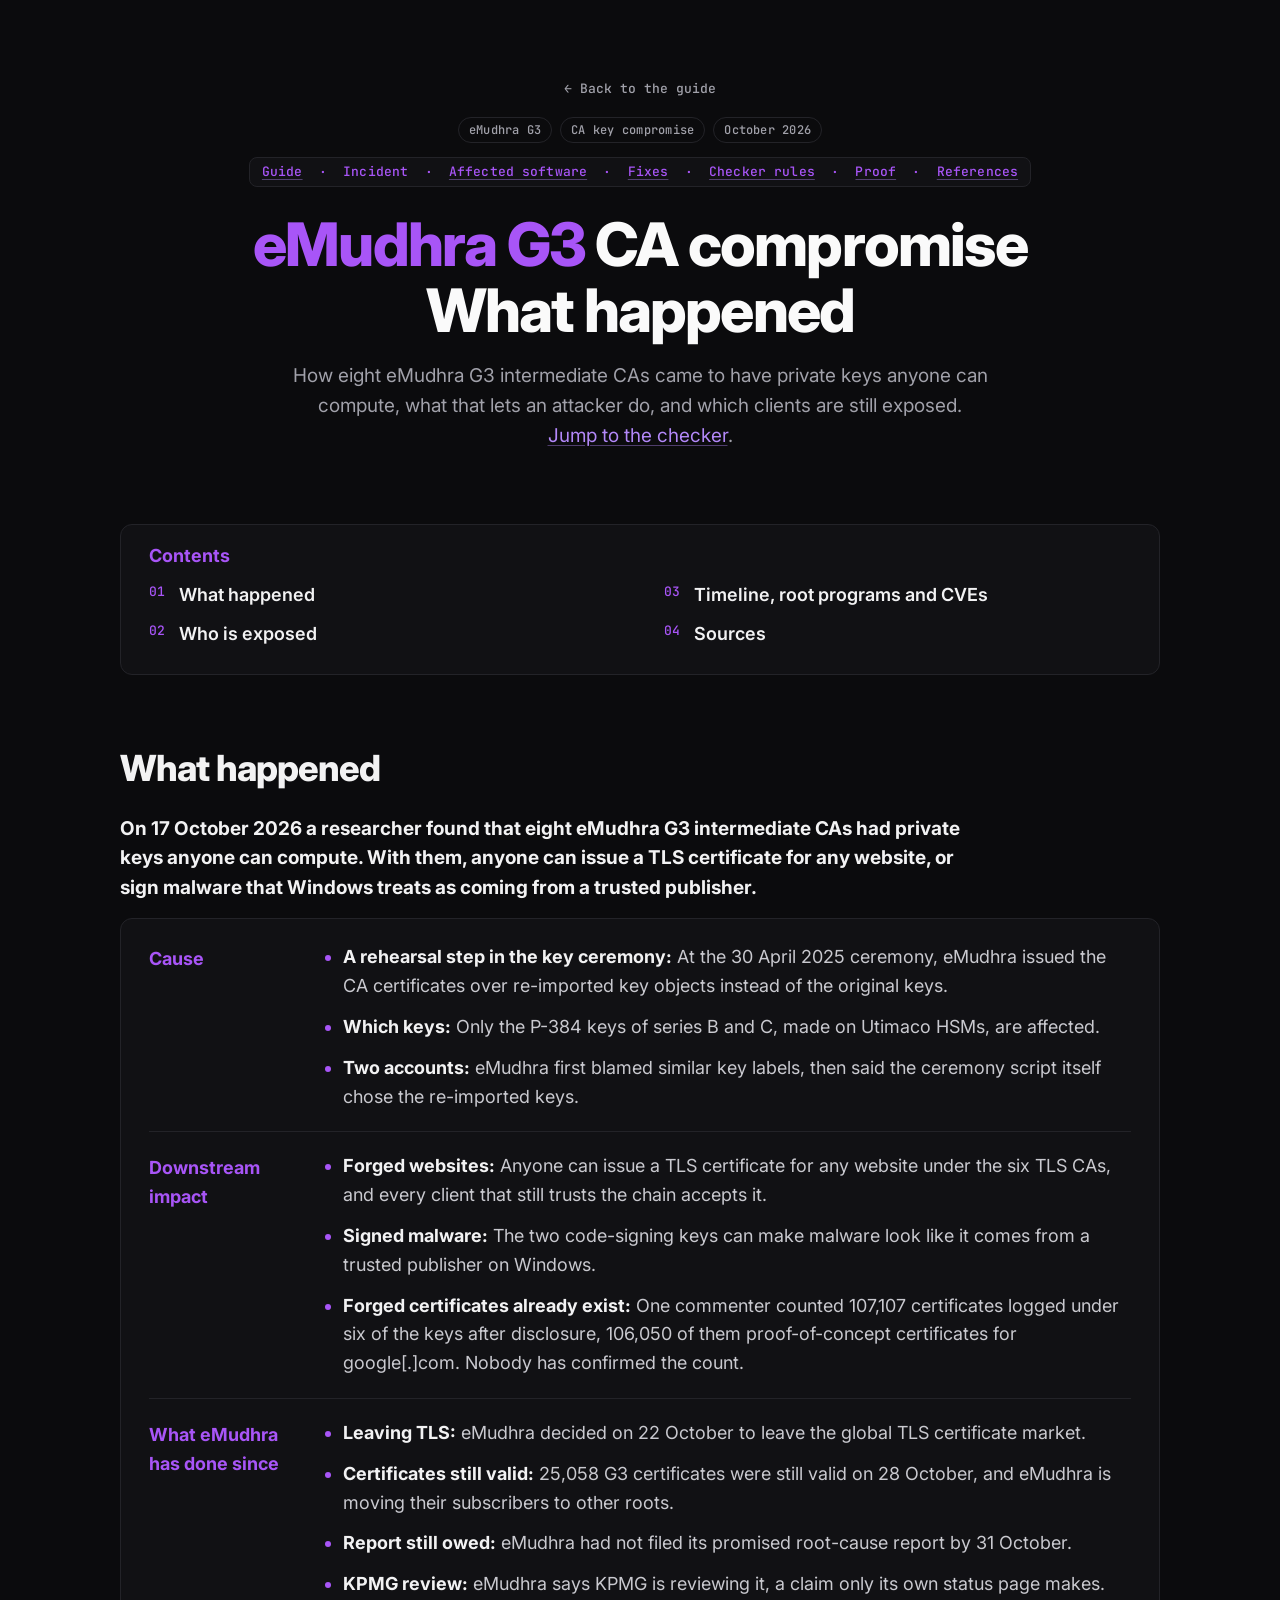
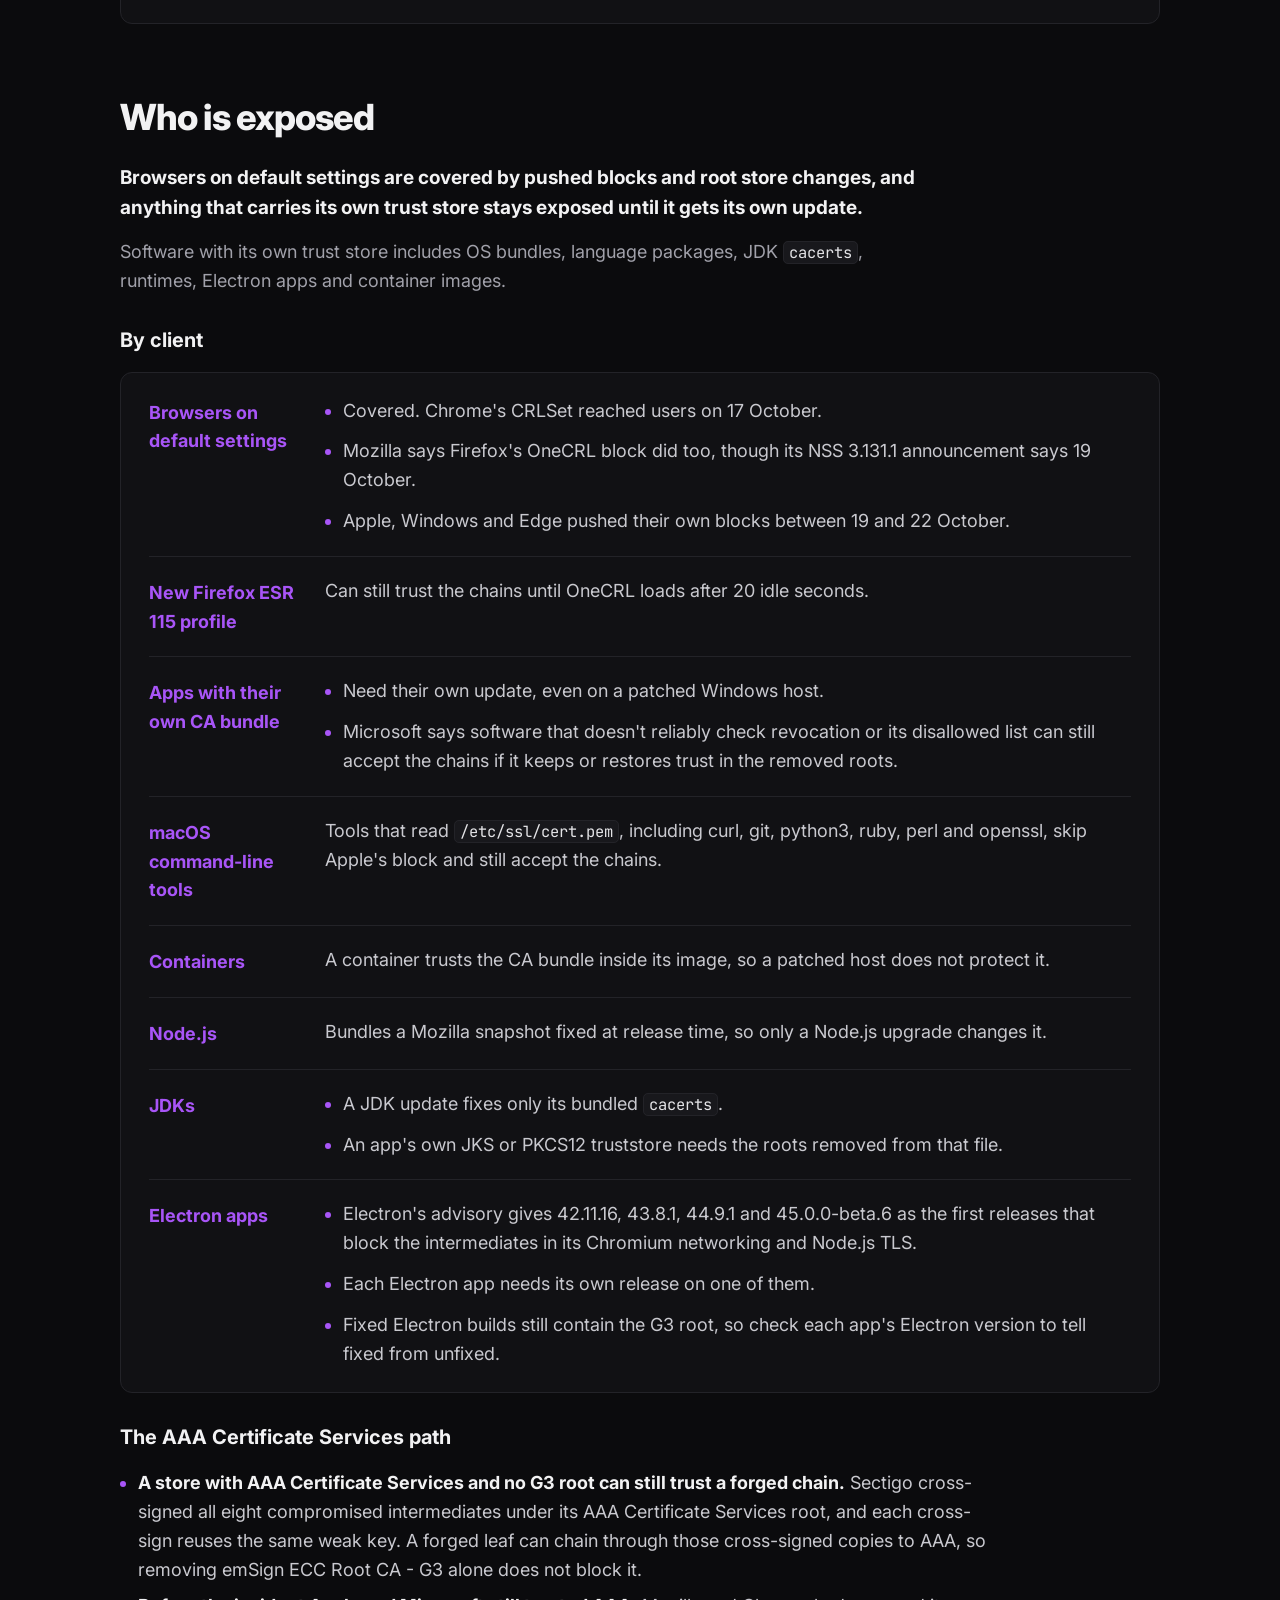
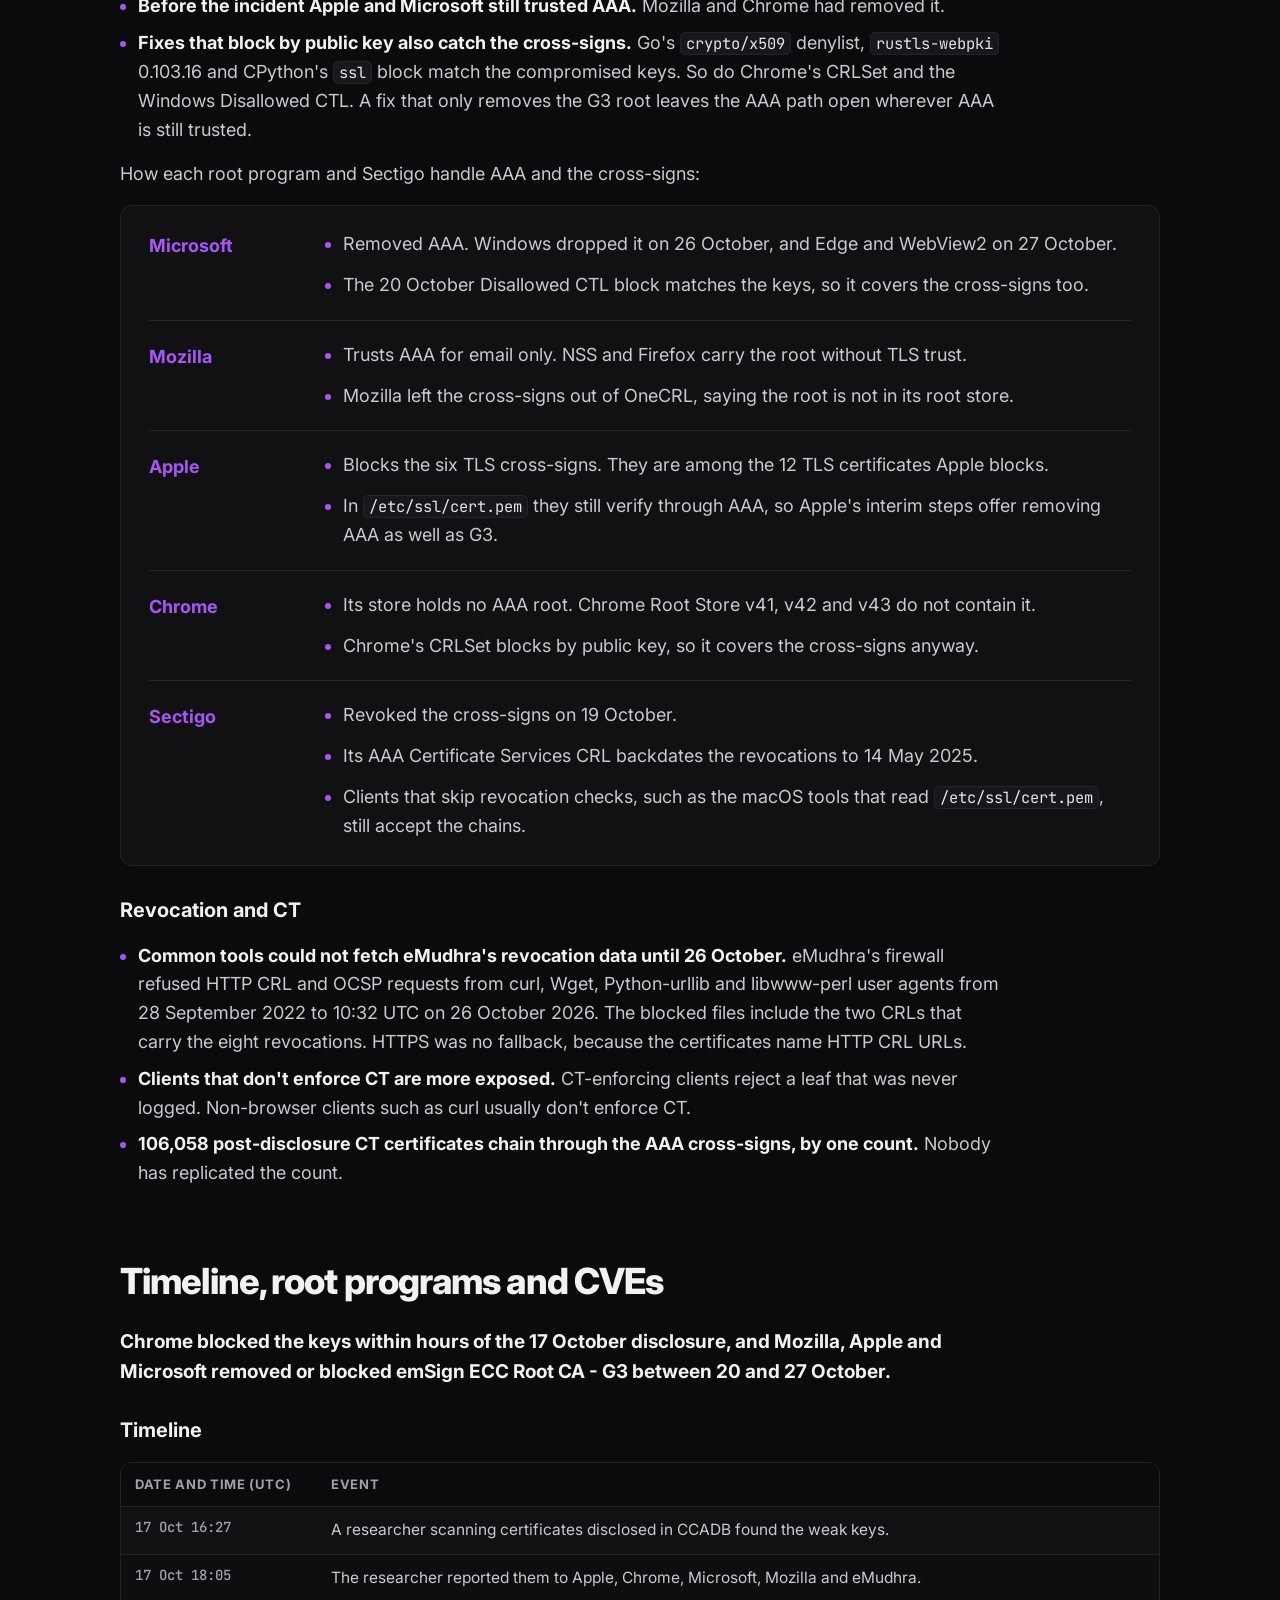
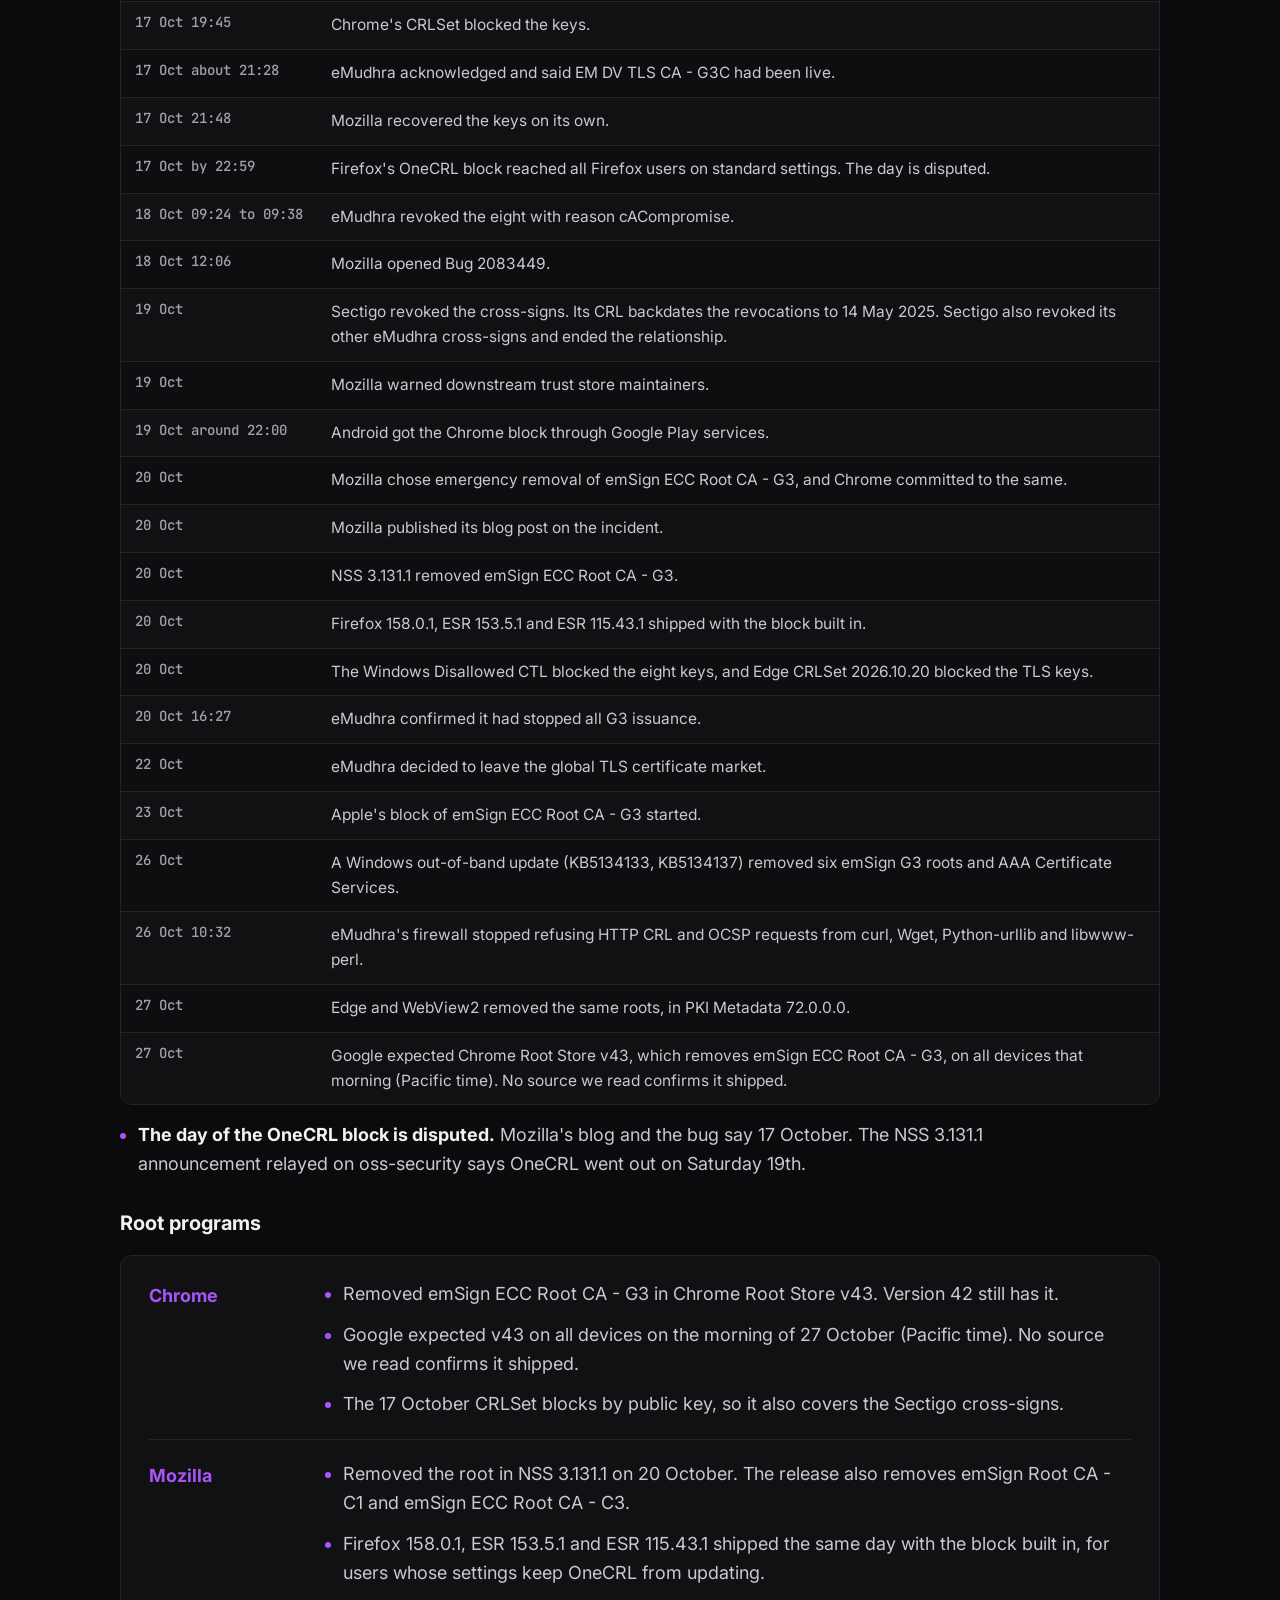
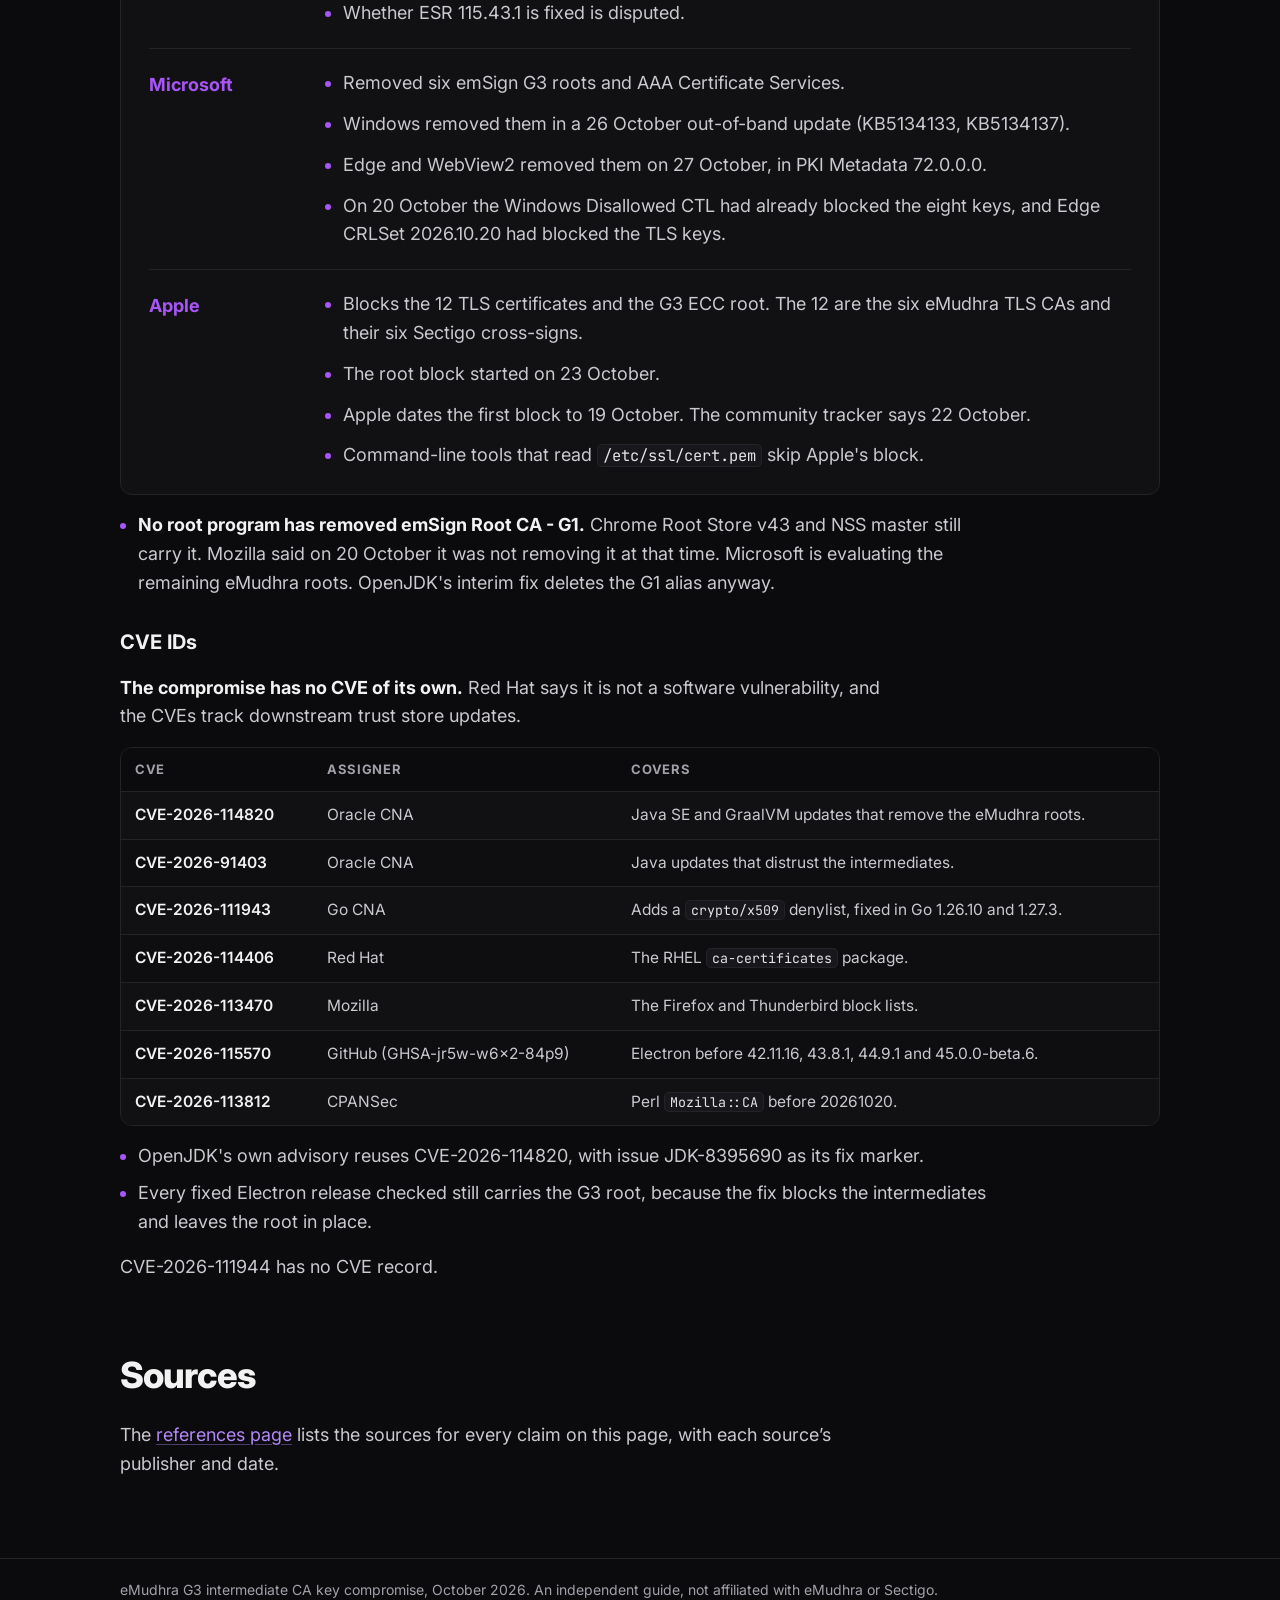
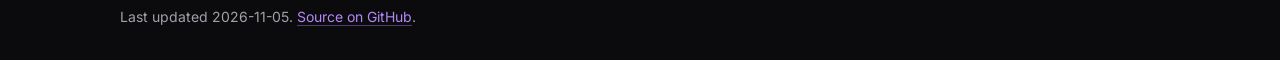
<file: incident.html>
<!doctype html>
<html lang="en">
<head>
<meta charset="utf-8">
<meta name="viewport" content="width=device-width, initial-scale=1">
<title>eMudhra G3 CA compromise: what happened</title>
<meta name="description" content="What happened in the eMudhra G3 intermediate CA key compromise: the cause, the downstream impact, which clients are exposed, the timeline, root program actions and CVE IDs.">
<link rel="preconnect" href="https://fonts.googleapis.com">
<link rel="preconnect" href="https://fonts.gstatic.com" crossorigin>
<link rel="stylesheet" href="https://fonts.googleapis.com/css2?family=Inter:wght@400;500;600;700;800&family=JetBrains+Mono:wght@400;500;600&display=swap">
<style>
:root {
  /* Dark theme: flat near-black ground, zinc cards with faint borders, one purple accent. */
  --bg: #0b0b0d;
  --paper: #111114;
  --raised: #16161a;
  --ink: #f2f2f3;
  --body: #c9c9cf;
  --muted: #a1a1aa;
  --rule: #232328;
  --band: #0b0b0d;
  --band-ink: #fafafa;
  --band-muted: #a1a1aa;
  --link: #b388f9;
  --code-bg: #18181c;
  --primary: #a855f7;
  --bad: #f87171;
  --good: #4ade80;
  --limit: #fb923c;
  --stripe: #0e0e11;
  --sans: "Inter", -apple-system, BlinkMacSystemFont, "Segoe UI", Roboto, Arial, sans-serif;
  --mono: "JetBrains Mono", "Fira Code", ui-monospace, SFMono-Regular, Menlo, Consolas, monospace;
  color-scheme: dark;
}
* { box-sizing: border-box; }
html { -webkit-text-size-adjust: 100%; }
body { margin: 0; background: var(--bg); color: var(--ink); font: 16px/1.6 var(--sans); }
a { color: var(--link); }
a:focus-visible, button:focus-visible { outline: 2px solid var(--link); outline-offset: 2px; }
.wrap { max-width: 1080px; margin: 0 auto; padding-left: max(20px, env(safe-area-inset-left)); padding-right: max(20px, env(safe-area-inset-right)); }
.read { max-width: 70ch; }

/* Header band */
.band { background: var(--band); color: var(--band-ink); padding-block: 44px 40px; }
.band .ids { font: 600 13px/1.4 var(--mono); color: var(--band-muted); letter-spacing: 0.02em; margin: 0 0 14px; }
.band .ids b { color: var(--band-ink); font-weight: 600; }
.band h1 { margin: 0 0 14px; font-size: clamp(28px, 4.6vw, 42px); line-height: 1.12; font-weight: 700; letter-spacing: -0.015em; text-wrap: balance; }
.band p { margin: 0; font-size: 18px; color: var(--band-ink); max-width: 62ch; }

main { padding-block: 40px 56px; display: grid; gap: 44px; }
section { display: grid; gap: 16px; min-width: 0; }
h2 { margin: 0; font-size: 24px; line-height: 1.2; font-weight: 700; letter-spacing: -0.01em; padding-bottom: 8px; border-bottom: 2px solid var(--ink); }
h3 { margin: 0; font-size: 18px; font-weight: 700; }
p { margin: 0; }
.muted { color: var(--muted); }
code { font: 0.86em var(--mono); background: var(--code-bg); padding: 1px 4px; border-radius: 3px; overflow-wrap: anywhere; }

/* Introduction: label column beside bullets */
dl.intro { margin: 0; display: grid; grid-template-columns: 11rem 1fr; border-top: 1px solid var(--rule); }
dl.intro dt, dl.intro dd { margin: 0; padding: 14px 0; border-bottom: 1px solid var(--rule); }
dl.intro dt { font-weight: 700; padding-right: 20px; }
dl.intro ul { margin: 0; padding-left: 18px; display: grid; gap: 4px; }
@media (max-width: 640px) {
  dl.intro { grid-template-columns: 1fr; }
  dl.intro dt { border-bottom: 0; padding-bottom: 2px; }
  dl.intro dd { padding-top: 0; }
}

/* Check table */
.table-scroll { overflow-x: auto; border-top: 2px solid var(--ink); border-bottom: 1px solid var(--rule); }
table { border-collapse: collapse; width: 100%; min-width: 880px; font-size: 15px; background: var(--paper); }
th, td { text-align: left; vertical-align: top; padding: 12px 14px; border-bottom: 1px solid var(--rule); }
thead th { font-size: 13px; font-weight: 700; text-transform: uppercase; letter-spacing: 0.05em; color: var(--muted); background: var(--bg); }
tbody tr:nth-child(even) { background: var(--stripe); }
tbody tr:last-child td { border-bottom: 0; }
td:first-child { font-weight: 700; white-space: nowrap; }
td.check { min-width: 300px; }
.cmd { display: flex; align-items: flex-start; gap: 6px; background: var(--code-bg); border: 1px solid var(--rule); border-radius: 4px; padding: 8px 8px 8px 12px; margin-bottom: 6px; }
.cmd:last-of-type { margin-bottom: 0; }
.cmd code { flex: 1; min-width: 0; background: none; padding: 0; font-size: 13px; line-height: 1.5; white-space: pre-wrap; overflow-wrap: anywhere; }
.cmd .copy { flex: none; display: grid; place-items: center; width: 26px; height: 26px; margin: -3px 0; border: 1px solid transparent; border-radius: 4px; background: none; color: var(--muted); cursor: pointer; }
.cmd .copy:hover { color: var(--ink); border-color: var(--rule); background: var(--paper); }
.cmd .copy.done { color: var(--good); }
td.bad { color: var(--bad); font-variant-numeric: tabular-nums; }
td.good { color: var(--good); font-variant-numeric: tabular-nums; }
td.bad code, td.good code { color: var(--ink); }
td.bad ul, td.good ul { margin: 0; padding-left: 16px; display: grid; gap: 3px; }

ul.notes { margin: 0; padding-left: 18px; display: grid; gap: 8px; max-width: 80ch; }

/* Code blocks */
.code { position: relative; background: var(--code-bg); border-left: 3px solid var(--band); min-width: 0; }
.code pre { margin: 0; padding: 14px 16px; overflow-x: auto; font: 13.5px/1.6 var(--mono); }
.code button {
  position: absolute; top: 8px; right: 8px; font: 600 12px var(--sans);
  background: var(--paper); color: var(--ink); border: 1px solid var(--rule); border-radius: 3px;
  padding: 3px 10px; cursor: pointer;
}
.code button:hover { border-color: var(--ink); }

dl.levels { margin: 0; display: grid; grid-template-columns: auto 1fr; gap: 6px 14px; }
dl.levels dt { font: 700 13px/1.6 var(--mono); }
dl.levels dt.fail { color: var(--bad); }
dl.levels dd { margin: 0; }

ul.sources { margin: 0; padding-left: 18px; display: grid; gap: 4px; columns: 2; column-gap: 32px; }
ul.sources li { break-inside: avoid; }
@media (max-width: 640px) { ul.sources { columns: 1; } }

ul.resources { margin: 0; padding: 0; list-style: none; display: grid; grid-template-columns: repeat(auto-fill, minmax(min(100%, 320px), 1fr)); gap: 0 32px; }
ul.resources li { display: grid; gap: 2px; padding: 12px 0; border-bottom: 1px solid var(--rule); min-width: 0; }
ul.resources a { font-weight: 600; }
ul.resources span { color: var(--muted); font-size: 14px; }

.toc ol { margin: 0; padding-left: 20px; display: grid; gap: 10px; }
.toc li a { font-weight: 700; }
.toc li span { display: block; color: var(--muted); font-size: 14px; }
.toc h2 { font-size: 13px; text-transform: uppercase; letter-spacing: 0.1em; color: var(--muted); border-bottom: 0; padding-bottom: 0; margin-bottom: 8px; }
.toc ol { display: block; columns: 2; column-gap: 40px; }
.toc li { break-inside: avoid; padding: 3px 0; }
.toc li span { display: none; }
@media (max-width: 640px) { .toc ol { columns: 1; } }
[id] { scroll-margin-top: 16px; }
.nw { white-space: nowrap; }
.src { font-size: 14px; }
.src a { display: inline-flex; align-items: center; gap: 6px; font-weight: 600; }
.back { display: inline-block; margin-bottom: 16px; color: var(--band-muted); font-size: 14px; text-decoration: none; }
.back:hover { color: var(--band-ink); text-decoration: underline; }
footer .wrap { display: grid; gap: 4px; }
footer { border-top: 1px solid var(--rule); padding-block: 20px 32px; font-size: 14px; color: var(--muted); }

@media print {
  .band { background: none; color: #000; padding-block: 0 16px; border-bottom: 2px solid #000; }
  .band .ids, .band p, .band .ids b { color: #000; }
  .code button { display: none; }
  .table-scroll { overflow: visible; }
  table { min-width: 0; font-size: 11px; }
  a { color: #000; }
}

/* Page treatment: centered hero, mono eyebrow pills, purple highlight word, rounded bordered cards. */
body { color: var(--body); font-size: 18px; }
table, table.list { font-size: 16px; }
.cmd code, .code pre { font-size: 14.5px; }
strong, b, td:first-child, dt, h1, h2, h3 { color: var(--ink); }
.band { background: none; padding-block: 80px 24px; text-align: center; }
.band .wrap { display: flex; flex-direction: column; align-items: center; }
.band .ids { display: inline-block; margin: 0; padding: 4px 12px; border: 1px solid var(--rule); border-radius: 8px; background: var(--paper);
  font: 500 13px/1.5 var(--mono); color: var(--primary); letter-spacing: 0.01em; }
.band .ids { max-width: none; white-space: nowrap; }
@media (max-width: 640px) { .band .ids { white-space: normal; } }
.band .ids b, .band .ids a { color: var(--primary); font-weight: 500; }
.band .tags { display: flex; flex-wrap: wrap; justify-content: center; gap: 8px; margin: 0 0 14px; }
.band .tags span { padding: 3px 10px; border: 1px solid var(--rule); border-radius: 999px; font: 500 12px/1.5 var(--mono); color: var(--muted); letter-spacing: 0.02em; }
.band h1 { margin: 24px 0 18px; font-size: clamp(30px, calc((100vw - 48px) / 18), 60px); font-weight: 800; letter-spacing: -0.03em; line-height: 1.1; color: var(--band-ink); max-width: none; }
.band .wrap { max-width: 1440px; }
.band p:not(.ids):not(.tags) { color: var(--muted); font-size: 19px; line-height: 1.6; max-width: 58ch; margin: 0 auto; }
.hl { color: var(--primary); }
main { gap: 72px; padding-block: 48px 80px; }
h2 { border-bottom: 0; padding-bottom: 0; font-size: clamp(26px, 3.4vw, 36px); font-weight: 800; letter-spacing: -0.025em; }
h2[data-eyebrow]::before { content: attr(data-eyebrow); display: block; width: fit-content; margin-bottom: 16px; padding: 3px 12px;
  border: 1px solid var(--rule); border-radius: 8px; background: var(--paper); font: 500 13px/1.5 var(--mono); color: var(--primary); letter-spacing: 0.01em; }
h3 { font-size: 20px; }
.muted { color: var(--muted); }
a { color: var(--link); text-decoration-color: rgba(179, 136, 249, .4); text-underline-offset: 3px; }
a:hover { text-decoration-color: currentColor; }
code { background: var(--code-bg); color: #e4e4e7; border: 1px solid var(--rule); border-radius: 5px; padding: 0 5px; }

/* Introduction as one card, labels as spaced capitals */
dl.intro { border: 1px solid var(--rule); border-radius: 12px; background: var(--paper); padding: 4px 28px; }
dl.intro dt, dl.intro dd { border-color: var(--rule); padding-block: 20px; }
dl.intro > :nth-last-child(-n+2) { border-bottom: 0; }
dl.intro dt { font-size: 12px; font-weight: 700; letter-spacing: 0.12em; text-transform: uppercase; color: var(--primary); padding-top: 24px; }
dl.intro li::marker { color: var(--primary); }

/* Tables in rounded cards */
.table-scroll { border: 1px solid var(--rule); border-radius: 12px; background: var(--paper); }
table, table.matrix, table.list { background: transparent; }
thead th, .matrix thead th, .list thead th { background: var(--raised); color: var(--muted); letter-spacing: 0.08em; }
th, td { border-color: var(--rule); }
tbody tr:nth-child(even) { background: var(--stripe); }
.cmd { background: var(--code-bg); border-color: var(--rule); border-radius: 8px; }
.cmd .copy:hover { background: var(--raised); border-color: var(--rule); }
td.bad { color: var(--bad); }
td.good { color: var(--good); }

/* Code blocks */
.code { background: var(--paper); border: 1px solid var(--rule); border-radius: 12px; }
.code pre { color: #e4e4e7; }
.code button { background: var(--raised); color: var(--ink); border: 1px solid var(--rule); border-radius: 8px; }
.code button:hover { border-color: var(--primary); box-shadow: 0 0 16px rgba(168, 85, 247, .3); }
dl.levels dt { color: var(--limit); }
dl.levels dt.fail { color: var(--bad); }

ul.resources li { border-color: var(--rule); }
ul.sources li::marker, ul.notes li::marker, ul.plain li::marker { color: var(--primary); }

/* Tests page */
.facts { display: grid; grid-template-columns: repeat(4, minmax(0, 1fr)); gap: 16px; border: 0; padding: 0; }
.facts div { border: 1px solid var(--rule); border-radius: 12px; background: var(--paper); padding: 26px 16px; text-align: center; justify-items: center; }
.facts b { font-size: 42px; font-weight: 800; letter-spacing: -0.02em; color: var(--primary); }
.facts div:nth-child(2) b { color: var(--good); }
.facts div:nth-child(3) b { color: var(--limit); }
.facts span { color: var(--muted); font-size: 15px; }
@media (max-width: 640px) { .facts { grid-template-columns: repeat(2, minmax(0, 1fr)); } }
nav.toc { border: 1px solid var(--rule); border-radius: 12px; background: var(--paper); padding: 20px 28px; max-width: none; }
nav.toc h2 { font-size: 12px; font-weight: 700; letter-spacing: 0.12em; text-transform: uppercase; color: var(--primary); margin-bottom: 10px; }
nav.toc ol { display: block; list-style: none; padding-left: 0; columns: 2; column-gap: 48px; counter-reset: toc; }
nav.toc li { counter-increment: toc; display: flex; gap: 14px; padding: 5px 0; break-inside: avoid; }
nav.toc li::before { content: counter(toc, decimal-leading-zero); font: 500 13px/1.75 var(--mono); color: var(--primary); }
nav.toc li > a { color: var(--ink); font-weight: 600; text-decoration: none; }
nav.toc li > a:hover { color: var(--primary); }
nav.toc li span { display: none; }
@media (max-width: 640px) { nav.toc ol { columns: 1; } }
.band .back { margin-bottom: 20px; font: 500 13px var(--mono); color: var(--muted); }
.band .back:hover { color: var(--primary); }
.matrix tbody th { background: var(--paper); color: var(--ink); }
.matrix tbody tr:nth-child(even) th, .matrix tbody tr:nth-child(even) td { background: var(--stripe); }
.matrix thead th.grp { color: var(--primary); }
.list tr.grp th { background: var(--raised); color: var(--primary); }
.list td.tid { color: var(--ink); }
.dot.limit { background: var(--limit); }

.src { margin: 0; }
.src a { display: inline-flex; align-items: center; gap: 8px; }
.src a { padding: 6px 14px; border: 1px solid var(--rule); border-radius: 8px; background: var(--raised); color: var(--ink); font-weight: 600; font-size: 14px; text-decoration: none; }
.src a:hover { border-color: var(--primary); box-shadow: 0 0 16px rgba(168, 85, 247, .3); }
/* Call to action box */
.cta { border: 1px solid rgba(168, 85, 247, .35); border-radius: 12px; padding: 32px;
  background: linear-gradient(135deg, rgba(168, 85, 247, .2) 0%, rgba(168, 85, 247, .06) 60%, rgba(168, 85, 247, .02) 100%), var(--paper);
  display: grid; gap: 14px; }
.cta .label { font-size: 12px; font-weight: 700; letter-spacing: 0.12em; text-transform: uppercase; color: var(--primary); }
.cta h3 { margin: 0; font-size: 28px; font-weight: 800; letter-spacing: -0.02em; }
.cta p { margin: 0; max-width: 62ch; color: var(--body); }
.cta .actions { display: flex; flex-wrap: wrap; gap: 12px; margin-top: 6px; }
.cta .btn { display: inline-flex; align-items: center; gap: 8px; padding: 10px 18px; border-radius: 8px; font-weight: 600; font-size: 15px; text-decoration: none; }
.cta .btn-primary { background: linear-gradient(135deg, #a855f7, #c96ef7); border: 1px solid #be5eed; color: #fff; box-shadow: 0 0 20px rgba(168, 85, 247, .3); }
.cta .btn-primary:hover { box-shadow: 0 0 28px rgba(168, 85, 247, .5); }
.cta .btn-ghost { border: 1px solid var(--rule); background: var(--raised); color: var(--ink); }
.cta .btn-ghost:hover { border-color: var(--primary); }
footer { border-color: var(--rule); color: var(--muted); }
@media print { .band h1, h2, .hl { color: #000; } h2[data-eyebrow]::before { display: none; } }

/* List tables (checks and references pages) */
table.list { border-collapse: collapse; width: 100%; min-width: 860px; font-size: 14.5px; background: var(--paper); }
.list th, .list td { text-align: left; vertical-align: top; padding: 9px 12px; border-bottom: 1px solid var(--rule); }
.list thead th { font-size: 13px; font-weight: 700; text-transform: uppercase; letter-spacing: 0.05em; color: var(--muted); background: var(--bg); }
.list tr.grp th { background: var(--stripe); font: 700 12px var(--mono); text-transform: uppercase; letter-spacing: 0.05em; padding-top: 14px; }
.list td.tid { font: 700 14px var(--mono); white-space: nowrap; }
.list td.tid span { display: block; font-weight: 400; font-size: 12px; color: var(--muted); }
.list td.cks { font: 12.5px var(--mono); color: var(--muted); white-space: nowrap; }
.list td.res { font-weight: 700; white-space: nowrap; }
.list td.res.pass { color: var(--good); }
.list td.res.gap { color: var(--bad); }
.list td.res.limit { color: var(--limit); }
.list tr.grp th { background: var(--raised); color: var(--primary); }
.list td.tid { color: var(--ink); }

/* References page */
table.list.refs-table { min-width: 1100px; font-size: 15px; }
.refs-table td.tid a { color: var(--ink); text-decoration: none; }
.refs-table td.tid a:hover { color: var(--primary); }
.refs-table td.stk { font-weight: 600; color: var(--ink); min-width: 160px; }
.refs-table td.val { min-width: 220px; }
.refs-table td.note { color: var(--muted); font-size: 14px; min-width: 180px; }
.refs-table ol.refs { margin: 0; padding-left: 22px; display: grid; gap: 3px; font-size: 14px; min-width: 220px; }
.refs-table ol.refs li::marker { color: var(--primary); font: 500 12px var(--mono); }
.refs-table tr:target td { background: rgba(168, 85, 247, .12); }
nav.toc li small { margin-left: auto; font: 500 13px/1.75 var(--mono); color: var(--muted); white-space: nowrap; }

/* eMudhra pages: inline reference links, status chips, the checks table and the fingerprint table. */
.rl { font: 500 0.74em var(--mono); color: var(--muted); white-space: nowrap; }
.rl a { text-decoration: none; }
.rl a:hover { text-decoration: underline; }
.chip { display: inline-block; margin-bottom: 6px; padding: 1px 8px; border: 1px solid; border-radius: 6px; font: 600 12px/1.6 var(--mono); white-space: nowrap; }
.chip.unfixed { color: var(--bad); border-color: rgba(248, 113, 113, .45); background: rgba(248, 113, 113, .08); }
.chip.partial { color: var(--limit); border-color: rgba(251, 146, 60, .45); background: rgba(251, 146, 60, .08); }
.chip.os { color: var(--muted); border-color: var(--rule); background: var(--raised); }
table.list.checks { min-width: 1280px; font-size: 15px; }
.checks td { padding: 12px 12px; }
.checks td.item { font-weight: 700; color: var(--ink); white-space: normal; min-width: 150px; }
.checks td.where { min-width: 170px; font-size: 14px; }
.checks td.check { min-width: 320px; }
.checks td.check .muted { display: block; margin-top: 4px; font-size: 13.5px; }
.checks td.bad, .checks td.good { min-width: 160px; font-size: 14.5px; }
.checks td.aaa { min-width: 170px; font-size: 14px; color: var(--body); }
.checks td.rf, .fps td.rf { font: 500 13px var(--mono); white-space: nowrap; }
.checks td.rf a, .fps td.rf a { display: block; text-decoration: none; }
.checks td.bad ul, .checks td.good ul { margin: 0; padding-left: 16px; display: grid; gap: 3px; }
.checks tr:target td { background: rgba(168, 85, 247, .12); }
table.list.fps { min-width: 720px; font-size: 15px; }
.fps td:first-child { white-space: normal; }
.fps td.fp code { font-size: 12.5px; overflow-wrap: anywhere; }
.refs-table td.dt { font: 500 13px var(--mono); white-space: nowrap; color: var(--muted); }
.refs-table ol.refs li .meta { display: block; color: var(--muted); font-size: 13px; }
.refs-table td.note strong { color: var(--limit); }
.facts div:nth-child(4) b { color: var(--bad); }
section.area { display: grid; gap: 12px; }
section.area h3 { margin-top: 8px; }
p.more a { font-weight: 600; font-size: 15px; }
#manual > .read { max-width: 70ch; }

/* Reading layout: quiet reference tags, sentence-case labels, lead-then-detail lists, compact tables with a Refs column. */
.rl a { color: var(--muted); }
.rl a:hover { color: var(--link); }
dl.intro dt { font-size: 18px; letter-spacing: 0; text-transform: none; padding-top: 22px; }
dl.intro dd > ul { gap: 12px; }
dl.intro ul ul { margin-top: 4px; gap: 3px; }
p.key { max-width: 70ch; font-size: 19px; line-height: 1.55; color: var(--ink); }
section > h3 { margin-top: 12px; }
ul.points { margin: 0; padding: 0; list-style: none; display: grid; gap: 22px; max-width: 80ch; }
ul.points > li > strong:first-child { display: block; margin-bottom: 4px; }
ul.points ul, ul.points ol { margin: 0; padding-left: 20px; display: grid; gap: 6px; }
ul.points ul ul, ul.points ul ol { margin-top: 4px; gap: 2px; }
ul.points li li::marker { color: var(--primary); }
ul.points .code { margin-top: 4px; }
table.list.tbl { min-width: 640px; font-size: 15.5px; }
.tbl th, .tbl td { padding: 11px 14px; }
.tbl td:first-child { width: 12rem; white-space: normal; font-weight: 600; color: var(--ink); }
.tbl td ul { margin: 0; padding-left: 16px; display: grid; gap: 4px; }
.tbl td.rf { width: 5rem; font: 500 13px var(--mono); white-space: nowrap; }
.tbl td.rf a { display: block; text-decoration: none; }
.tbl.when td:first-child { width: 10rem; white-space: nowrap; font: 500 14px var(--mono); color: var(--muted); }
section.area { border-top: 1px solid var(--rule); padding-top: 28px; gap: 16px; }
section.area h3 { margin-top: 0; }
dl.levels + p, dl.levels + dl.levels { margin-top: 4px; }
@media (max-width: 640px) {
  table.list.tbl { min-width: 0; }
  .tbl thead { display: none; }
  .tbl, .tbl tbody, .tbl tr, .tbl td, .tbl tr.grp th { display: block; width: auto; }
  .tbl tr { padding: 10px 0; border-bottom: 1px solid var(--rule); }
  .tbl tr:last-child { border-bottom: 0; }
  .tbl td, .tbl.when td:first-child { width: auto; border: 0; padding: 3px 16px; }
  .tbl td:empty { display: none; }
  .tbl td.rf a { display: inline; margin-right: 10px; }
  dl.intro dt { padding-bottom: 4px; }
  dl.intro dd { padding-top: 4px; }
}

/* Sister-page layout: the main check table, per-area caveat cards and the section Sources line. */
#caveats { display: grid; gap: 32px; }
.eco { display: grid; gap: 12px; }
.eco h4 { margin: 12px 0 0; font-size: 16px; }
table.caveats { min-width: 0; }
table.caveats td:first-child { white-space: normal; width: 14rem; }
table.caveats td ul { margin: 0; padding-left: 18px; display: grid; gap: 6px; }
nav.toc h2 { font-size: 18px; font-weight: 700; letter-spacing: 0; text-transform: none; color: var(--primary); margin-bottom: 10px; }
td.rf { font: 500 13px var(--mono); white-space: nowrap; }
td.rf a { display: block; text-decoration: none; }
.eco > p a { font-weight: 600; font-size: 15px; }
p.refs-line { font-size: 14px; max-width: 80ch; }
p.refs-line a { font: 500 13px var(--mono); text-decoration: none; }
@media (max-width: 640px) { table.caveats td:first-child { width: auto; } }

/* Manual checks: one card per stack. */
.stacks { display: grid; gap: 28px; margin-top: 8px; }
.stacks .eco { border-top: 1px solid var(--rule); padding-top: 24px; }
.stacks .eco > p { max-width: 75ch; }

/* Further reading: grouped primary sources. */
#sources h4 { margin: 18px 0 6px; font-size: 13px; font-weight: 700; letter-spacing: 0.05em; text-transform: uppercase; color: var(--muted); }

/* Checks page: one card per item, with a status chip under its name. */
.chip.fixed { color: var(--good); border-color: rgba(74, 222, 128, .45); background: rgba(74, 222, 128, .08); }
.eco > p.status { margin-top: -6px; }
.eco > p.status .chip { margin-bottom: 0; }
.stacks .eco:target { outline: 1px solid var(--primary); outline-offset: 12px; border-radius: 4px; }

/* Alias anchors kept for old links take no grid cell. */
a[id]:empty { position: absolute; }
section > h2 { margin-bottom: 8px; }
</style>
</head>
<body>

<header class="band">
  <div class="wrap">
    <a class="back" href="index.html">← Back to the guide</a>
    <p class="tags"><span>eMudhra G3</span><span>CA key compromise</span><span>October 2026</span></p>
    <p class="ids"><a href="index.html">Guide</a> &nbsp;·&nbsp; Incident &nbsp;·&nbsp; <a href="checks.html">Affected software</a> &nbsp;·&nbsp; <a href="fixes.html">Fixes</a> &nbsp;·&nbsp; <a href="detections.html">Checker rules</a> &nbsp;·&nbsp; <a href="proof.html">Proof</a> &nbsp;·&nbsp; <a href="references.html">References</a></p>
    <h1><span class='hl'>eMudhra G3</span> CA compromise<br>What happened</h1>
    <p>How eight eMudhra G3 intermediate CAs came to have private keys anyone can compute, what that lets an attacker do, and which clients are still exposed. <a href="index.html#helper">Jump to the checker</a>.</p>
  </div>
</header>
<main class="wrap">
<nav class="toc read" aria-label="Contents"><h2>Contents</h2><ol>
  <li><a href="#what">What happened</a><span>The cause, the downstream impact and what eMudhra has done since</span></li>
  <li><a href="#exposed">Who is exposed</a><span>Which clients still trust the chains, and the AAA cross-sign path</span></li>
  <li><a href="#background">Timeline, root programs and CVEs</a><span>Dates from disclosure to root removal, what each root program did and the CVE IDs</span></li>
  <li><a href="#sources">Sources</a><span>Where each claim comes from</span></li>
</ol></nav>
<section id="what">
<h2>What happened</h2>
<p class="key"><strong>On 17 October 2026 a researcher found that eight eMudhra G3 intermediate CAs had private keys anyone can compute. With them, anyone can issue a TLS certificate for any website, or sign malware that Windows treats as coming from a trusted publisher.</strong></p>
<dl class="intro">
<dt>Cause</dt><dd><ul>
<li><strong>A rehearsal step in the key ceremony:</strong> At the 30 April 2025 ceremony, eMudhra issued the CA certificates over re-imported key objects instead of the original keys.</li>
<li><strong>Which keys:</strong> Only the P-384 keys of series B and C, made on Utimaco HSMs, are affected.</li>
<li><strong>Two accounts:</strong> eMudhra first blamed similar key labels, then said the ceremony script itself chose the re-imported keys.</li>
</ul></dd>
<dt>Downstream impact</dt><dd><ul>
<li><strong>Forged websites:</strong> Anyone can issue a TLS certificate for any website under the six TLS CAs, and every client that still trusts the chain accepts it.</li>
<li><strong>Signed malware:</strong> The two code-signing keys can make malware look like it comes from a trusted publisher on Windows.</li>
<li><strong>Forged certificates already exist:</strong> One commenter counted 107,107 certificates logged under six of the keys after disclosure, 106,050 of them proof-of-concept certificates for google[.]com. Nobody has confirmed the count.</li>
</ul></dd>
<dt>What eMudhra has done since</dt><dd><ul>
<li><strong>Leaving TLS:</strong> eMudhra decided on 22 October to leave the global TLS certificate market.</li>
<li><strong>Certificates still valid:</strong> 25,058 G3 certificates were still valid on 28 October, and eMudhra is moving their subscribers to other roots.</li>
<li><strong>Report still owed:</strong> eMudhra had not filed its promised root-cause report by 31 October.</li>
<li><strong>KPMG review:</strong> eMudhra says KPMG is reviewing it, a claim only its own status page makes.</li>
</ul></dd>
</dl>
</section>
<section id="exposed">
<h2>Who is exposed</h2>
<p class="key"><strong>Browsers on default settings are covered by pushed blocks and root store changes, and anything that carries its own trust store stays exposed until it gets its own update.</strong></p>
<p class="muted read">Software with its own trust store includes OS bundles, language packages, JDK <code>cacerts</code>, runtimes, Electron apps and container images.</p>
<h3>By client</h3>
<dl class="intro">
<dt>Browsers on default settings</dt><dd><ul>
<li>Covered. Chrome's CRLSet reached users on 17 October.</li>
<li>Mozilla says Firefox's OneCRL block did too, though its NSS 3.131.1 announcement says 19 October.</li>
<li>Apple, Windows and Edge pushed their own blocks between 19 and 22 October.</li>
</ul></dd>
<dt>New Firefox ESR 115 profile</dt><dd>Can still trust the chains until OneCRL loads after 20 idle seconds.</dd>
<dt>Apps with their own CA bundle</dt><dd><ul>
<li>Need their own update, even on a patched Windows host.</li>
<li>Microsoft says software that doesn't reliably check revocation or its disallowed list can still accept the chains if it keeps or restores trust in the removed roots.</li>
</ul></dd>
<dt>macOS command-line tools</dt><dd>Tools that read <code>/etc/ssl/cert.pem</code>, including curl, git, python3, ruby, perl and openssl, skip Apple's block and still accept the chains.</dd>
<dt>Containers</dt><dd>A container trusts the CA bundle inside its image, so a patched host does not protect it.</dd>
<dt>Node.js</dt><dd>Bundles a Mozilla snapshot fixed at release time, so only a Node.js upgrade changes it.</dd>
<dt>JDKs</dt><dd><ul>
<li>A JDK update fixes only its bundled <code>cacerts</code>.</li>
<li>An app's own JKS or PKCS12 truststore needs the roots removed from that file.</li>
</ul></dd>
<dt>Electron apps</dt><dd><ul>
<li>Electron's advisory gives 42.11.16, 43.8.1, 44.9.1 and 45.0.0-beta.6 as the first releases that block the intermediates in its Chromium networking and Node.js TLS.</li>
<li>Each Electron app needs its own release on one of them.</li>
<li>Fixed Electron builds still contain the G3 root, so check each app's Electron version to tell fixed from unfixed.</li>
</ul></dd>
</dl>
<h3>The AAA Certificate Services path</h3>
<ul class="notes">
<li><strong>A store with AAA Certificate Services and no G3 root can still trust a forged chain.</strong> Sectigo cross-signed all eight compromised intermediates under its AAA Certificate Services root, and each cross-sign reuses the same weak key. A forged leaf can chain through those cross-signed copies to AAA, so removing emSign ECC Root CA - G3 alone does not block it.</li>
<li><strong>Before the incident Apple and Microsoft still trusted AAA.</strong> Mozilla and Chrome had removed it.</li>
<li><strong>Fixes that block by public key also catch the cross-signs.</strong> Go's <code>crypto/x509</code> denylist, <code>rustls-webpki</code> 0.103.16 and CPython's <code>ssl</code> block match the compromised keys. So do Chrome's CRLSet and the Windows Disallowed CTL. A fix that only removes the G3 root leaves the AAA path open wherever AAA is still trusted.</li>
</ul>
<p class="read">How each root program and Sectigo handle AAA and the cross-signs:</p>
<dl class="intro">
<dt>Microsoft</dt><dd><ul>
<li>Removed AAA. Windows dropped it on 26 October, and Edge and WebView2 on 27 October.</li>
<li>The 20 October Disallowed CTL block matches the keys, so it covers the cross-signs too.</li>
</ul></dd>
<dt>Mozilla</dt><dd><ul>
<li>Trusts AAA for email only. NSS and Firefox carry the root without TLS trust.</li>
<li>Mozilla left the cross-signs out of OneCRL, saying the root is not in its root store.</li>
</ul></dd>
<dt>Apple</dt><dd><ul>
<li>Blocks the six TLS cross-signs. They are among the 12 TLS certificates Apple blocks.</li>
<li>In <code>/etc/ssl/cert.pem</code> they still verify through AAA, so Apple's interim steps offer removing AAA as well as G3.</li>
</ul></dd>
<dt>Chrome</dt><dd><ul>
<li>Its store holds no AAA root. Chrome Root Store v41, v42 and v43 do not contain it.</li>
<li>Chrome's CRLSet blocks by public key, so it covers the cross-signs anyway.</li>
</ul></dd>
<dt>Sectigo</dt><dd><ul>
<li>Revoked the cross-signs on 19 October.</li>
<li>Its AAA Certificate Services CRL backdates the revocations to 14 May 2025.</li>
<li>Clients that skip revocation checks, such as the macOS tools that read <code>/etc/ssl/cert.pem</code>, still accept the chains.</li>
</ul></dd>
</dl>
<h3>Revocation and CT</h3>
<ul class="notes">
<li><strong>Common tools could not fetch eMudhra's revocation data until 26 October.</strong> eMudhra's firewall refused HTTP CRL and OCSP requests from curl, Wget, Python-urllib and libwww-perl user agents from 28 September 2022 to 10:32 UTC on 26 October 2026. The blocked files include the two CRLs that carry the eight revocations. HTTPS was no fallback, because the certificates name HTTP CRL URLs.</li>
<li><strong>Clients that don't enforce CT are more exposed.</strong> CT-enforcing clients reject a leaf that was never logged. Non-browser clients such as curl usually don't enforce CT.</li>
<li><strong>106,058 post-disclosure CT certificates chain through the AAA cross-signs, by one count.</strong> Nobody has replicated the count.</li>
</ul>
</section>
<section id="background">
<h2>Timeline, root programs and CVEs</h2>
<p class="key"><strong>Chrome blocked the keys within hours of the 17 October disclosure, and Mozilla, Apple and Microsoft removed or blocked emSign ECC Root CA - G3 between 20 and 27 October.</strong></p>
<h3>Timeline</h3>
<div class="table-scroll"><table class="list tbl when"><thead><tr><th>Date and time (UTC)</th><th>Event</th></tr></thead><tbody>
<tr><td>17 Oct 16:27</td><td>A researcher scanning certificates disclosed in CCADB found the weak keys.</td></tr>
<tr><td>17 Oct 18:05</td><td>The researcher reported them to Apple, Chrome, Microsoft, Mozilla and eMudhra.</td></tr>
<tr><td>17 Oct 19:45</td><td>Chrome's CRLSet blocked the keys.</td></tr>
<tr><td>17 Oct about 21:28</td><td>eMudhra acknowledged and said EM DV TLS CA - G3C had been live.</td></tr>
<tr><td>17 Oct 21:48</td><td>Mozilla recovered the keys on its own.</td></tr>
<tr><td>17 Oct by 22:59</td><td>Firefox's OneCRL block reached all Firefox users on standard settings. The day is disputed.</td></tr>
<tr><td>18 Oct 09:24 to 09:38</td><td>eMudhra revoked the eight with reason cACompromise.</td></tr>
<tr><td>18 Oct 12:06</td><td>Mozilla opened Bug 2083449.</td></tr>
<tr><td>19 Oct</td><td>Sectigo revoked the cross-signs. Its CRL backdates the revocations to 14 May 2025. Sectigo also revoked its other eMudhra cross-signs and ended the relationship.</td></tr>
<tr><td>19 Oct</td><td>Mozilla warned downstream trust store maintainers.</td></tr>
<tr><td>19 Oct around 22:00</td><td>Android got the Chrome block through Google Play services.</td></tr>
<tr><td>20 Oct</td><td>Mozilla chose emergency removal of emSign ECC Root CA - G3, and Chrome committed to the same.</td></tr>
<tr><td>20 Oct</td><td>Mozilla published its blog post on the incident.</td></tr>
<tr><td>20 Oct</td><td>NSS 3.131.1 removed emSign ECC Root CA - G3.</td></tr>
<tr><td>20 Oct</td><td>Firefox 158.0.1, ESR 153.5.1 and ESR 115.43.1 shipped with the block built in.</td></tr>
<tr><td>20 Oct</td><td>The Windows Disallowed CTL blocked the eight keys, and Edge CRLSet 2026.10.20 blocked the TLS keys.</td></tr>
<tr><td>20 Oct 16:27</td><td>eMudhra confirmed it had stopped all G3 issuance.</td></tr>
<tr><td>22 Oct</td><td>eMudhra decided to leave the global TLS certificate market.</td></tr>
<tr><td>23 Oct</td><td>Apple's block of emSign ECC Root CA - G3 started.</td></tr>
<tr><td>26 Oct</td><td>A Windows out-of-band update (KB5134133, KB5134137) removed six emSign G3 roots and AAA Certificate Services.</td></tr>
<tr><td>26 Oct 10:32</td><td>eMudhra's firewall stopped refusing HTTP CRL and OCSP requests from curl, Wget, Python-urllib and libwww-perl.</td></tr>
<tr><td>27 Oct</td><td>Edge and WebView2 removed the same roots, in PKI Metadata 72.0.0.0.</td></tr>
<tr><td>27 Oct</td><td>Google expected Chrome Root Store v43, which removes emSign ECC Root CA - G3, on all devices that morning (Pacific time). No source we read confirms it shipped.</td></tr>
</tbody></table></div>
<ul class="notes">
<li><strong>The day of the OneCRL block is disputed.</strong> Mozilla's blog and the bug say 17 October. The NSS 3.131.1 announcement relayed on oss-security says OneCRL went out on Saturday 19th.</li>
</ul>
<h3>Root programs</h3>
<dl class="intro">
<dt>Chrome</dt><dd><ul>
<li>Removed emSign ECC Root CA - G3 in Chrome Root Store v43. Version 42 still has it.</li>
<li>Google expected v43 on all devices on the morning of 27 October (Pacific time). No source we read confirms it shipped.</li>
<li>The 17 October CRLSet blocks by public key, so it also covers the Sectigo cross-signs.</li>
</ul></dd>
<dt>Mozilla</dt><dd><ul>
<li>Removed the root in NSS 3.131.1 on 20 October. The release also removes emSign Root CA - C1 and emSign ECC Root CA - C3.</li>
<li>Firefox 158.0.1, ESR 153.5.1 and ESR 115.43.1 shipped the same day with the block built in, for users whose settings keep OneCRL from updating.</li>
<li>Whether ESR 115.43.1 is fixed is disputed.</li>
</ul></dd>
<dt>Microsoft</dt><dd><ul>
<li>Removed six emSign G3 roots and AAA Certificate Services.</li>
<li>Windows removed them in a 26 October out-of-band update (KB5134133, KB5134137).</li>
<li>Edge and WebView2 removed them on 27 October, in PKI Metadata 72.0.0.0.</li>
<li>On 20 October the Windows Disallowed CTL had already blocked the eight keys, and Edge CRLSet 2026.10.20 had blocked the TLS keys.</li>
</ul></dd>
<dt>Apple</dt><dd><ul>
<li>Blocks the 12 TLS certificates and the G3 ECC root. The 12 are the six eMudhra TLS CAs and their six Sectigo cross-signs.</li>
<li>The root block started on 23 October.</li>
<li>Apple dates the first block to 19 October. The community tracker says 22 October.</li>
<li>Command-line tools that read <code>/etc/ssl/cert.pem</code> skip Apple's block.</li>
</ul></dd>
</dl>
<ul class="notes">
<li><strong>No root program has removed emSign Root CA - G1.</strong> Chrome Root Store v43 and NSS master still carry it. Mozilla said on 20 October it was not removing it at that time. Microsoft is evaluating the remaining eMudhra roots. OpenJDK's interim fix deletes the G1 alias anyway.</li>
</ul>
<h3>CVE IDs</h3>
<p class="read"><strong>The compromise has no CVE of its own.</strong> Red Hat says it is not a software vulnerability, and the CVEs track downstream trust store updates.</p>
<div class="table-scroll"><table class="list tbl"><thead><tr><th>CVE</th><th>Assigner</th><th>Covers</th></tr></thead><tbody>
<tr><td>CVE-2026-114820</td><td>Oracle CNA</td><td>Java SE and GraalVM updates that remove the eMudhra roots.</td></tr>
<tr><td>CVE-2026-91403</td><td>Oracle CNA</td><td>Java updates that distrust the intermediates.</td></tr>
<tr><td>CVE-2026-111943</td><td>Go CNA</td><td>Adds a <code>crypto/x509</code> denylist, fixed in Go 1.26.10 and 1.27.3.</td></tr>
<tr><td>CVE-2026-114406</td><td>Red Hat</td><td>The RHEL <code>ca-certificates</code> package.</td></tr>
<tr><td>CVE-2026-113470</td><td>Mozilla</td><td>The Firefox and Thunderbird block lists.</td></tr>
<tr><td>CVE-2026-115570</td><td>GitHub (GHSA-jr5w-w6x2-84p9)</td><td>Electron before 42.11.16, 43.8.1, 44.9.1 and 45.0.0-beta.6.</td></tr>
<tr><td>CVE-2026-113812</td><td>CPANSec</td><td>Perl <code>Mozilla::CA</code> before 20261020.</td></tr>
</tbody></table></div>
<ul class="notes">
<li>OpenJDK's own advisory reuses CVE-2026-114820, with issue JDK-8395690 as its fix marker.</li>
<li>Every fixed Electron release checked still carries the G3 root, because the fix blocks the intermediates and leaves the root in place.</li>
</ul>
<p class="read">CVE-2026-111944 has no CVE record.</p>
</section>
<section id="sources">
<h2>Sources</h2>
<p class="read">The <a href="references.html">references page</a> lists the sources for every claim on this page, with each source’s publisher and date.</p>
</section>
</main>
<footer>
  <div class="wrap"><p>eMudhra G3 intermediate CA key compromise, October 2026. An independent guide, not affiliated with eMudhra or Sectigo.</p><p>Last updated 2026-11-05. <a href="https://github.com/fieldse/emudhra-ca-compromise-check">Source on GitHub</a>.</p></div>
</footer>

<script>
document.querySelectorAll(".cmd .copy").forEach(function (btn) {
  btn.addEventListener("click", function () {
    var code = btn.parentElement.querySelector("code");
    function flash() { btn.classList.add("done"); btn.title = "Copied"; setTimeout(function () { btn.classList.remove("done"); btn.title = "Copy"; }, 1500); }
    function selectIt() {
      var r = document.createRange(); r.selectNodeContents(code);
      var sel = window.getSelection(); sel.removeAllRanges(); sel.addRange(r);
    }
    try { navigator.clipboard.writeText(code.textContent).then(flash, selectIt); } catch (e) { selectIt(); }
  });
});
document.querySelectorAll(".code button").forEach(function (btn) {
  btn.addEventListener("click", function () {
    var pre = btn.parentElement.querySelector("pre");
    function done(label) { btn.textContent = label; setTimeout(function () { btn.textContent = "Copy"; }, 1500); }
    function selectIt() {
      var r = document.createRange(); r.selectNodeContents(pre);
      var s = window.getSelection(); s.removeAllRanges(); s.addRange(r);
      done("Selected");
    }
    try {
      navigator.clipboard.writeText(pre.innerText).then(function () { done("Copied"); }, selectIt);
    } catch (e) { selectIt(); }
  });
});
</script>
</body>
</html>
</file>
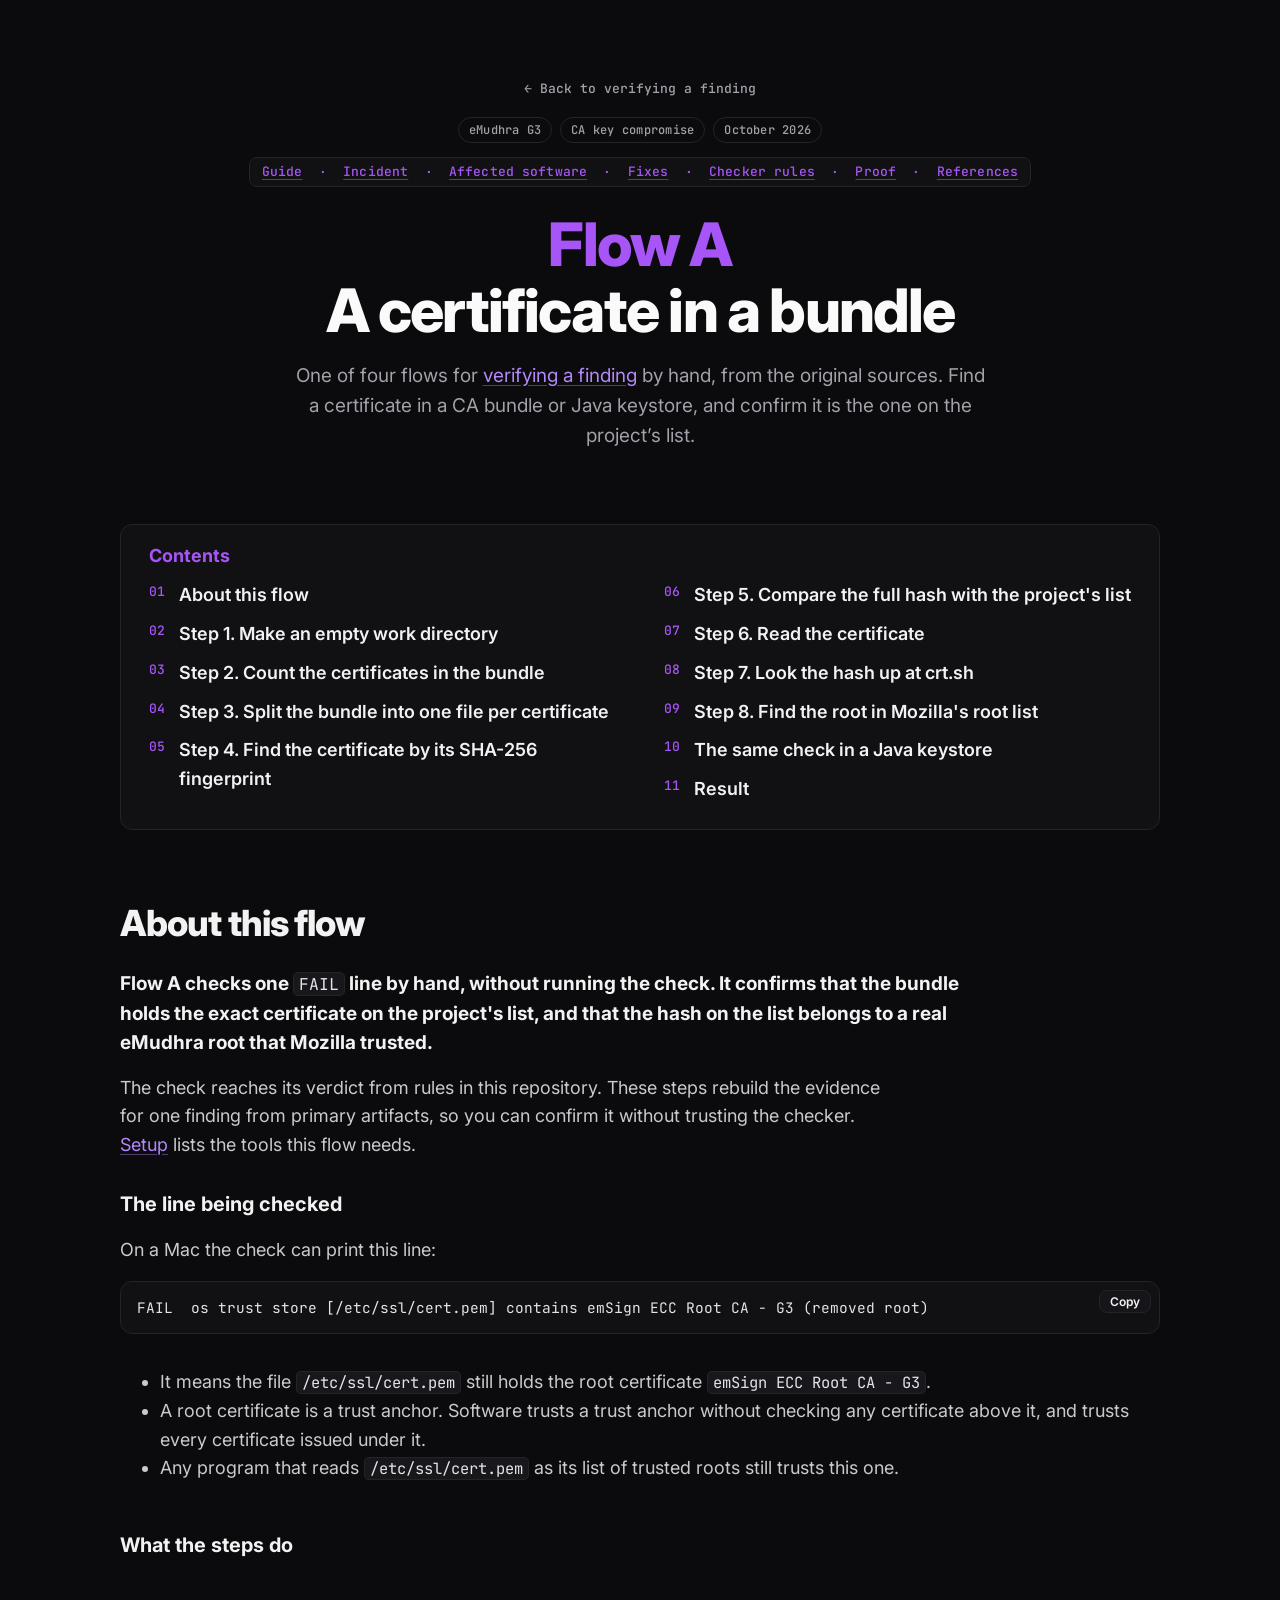
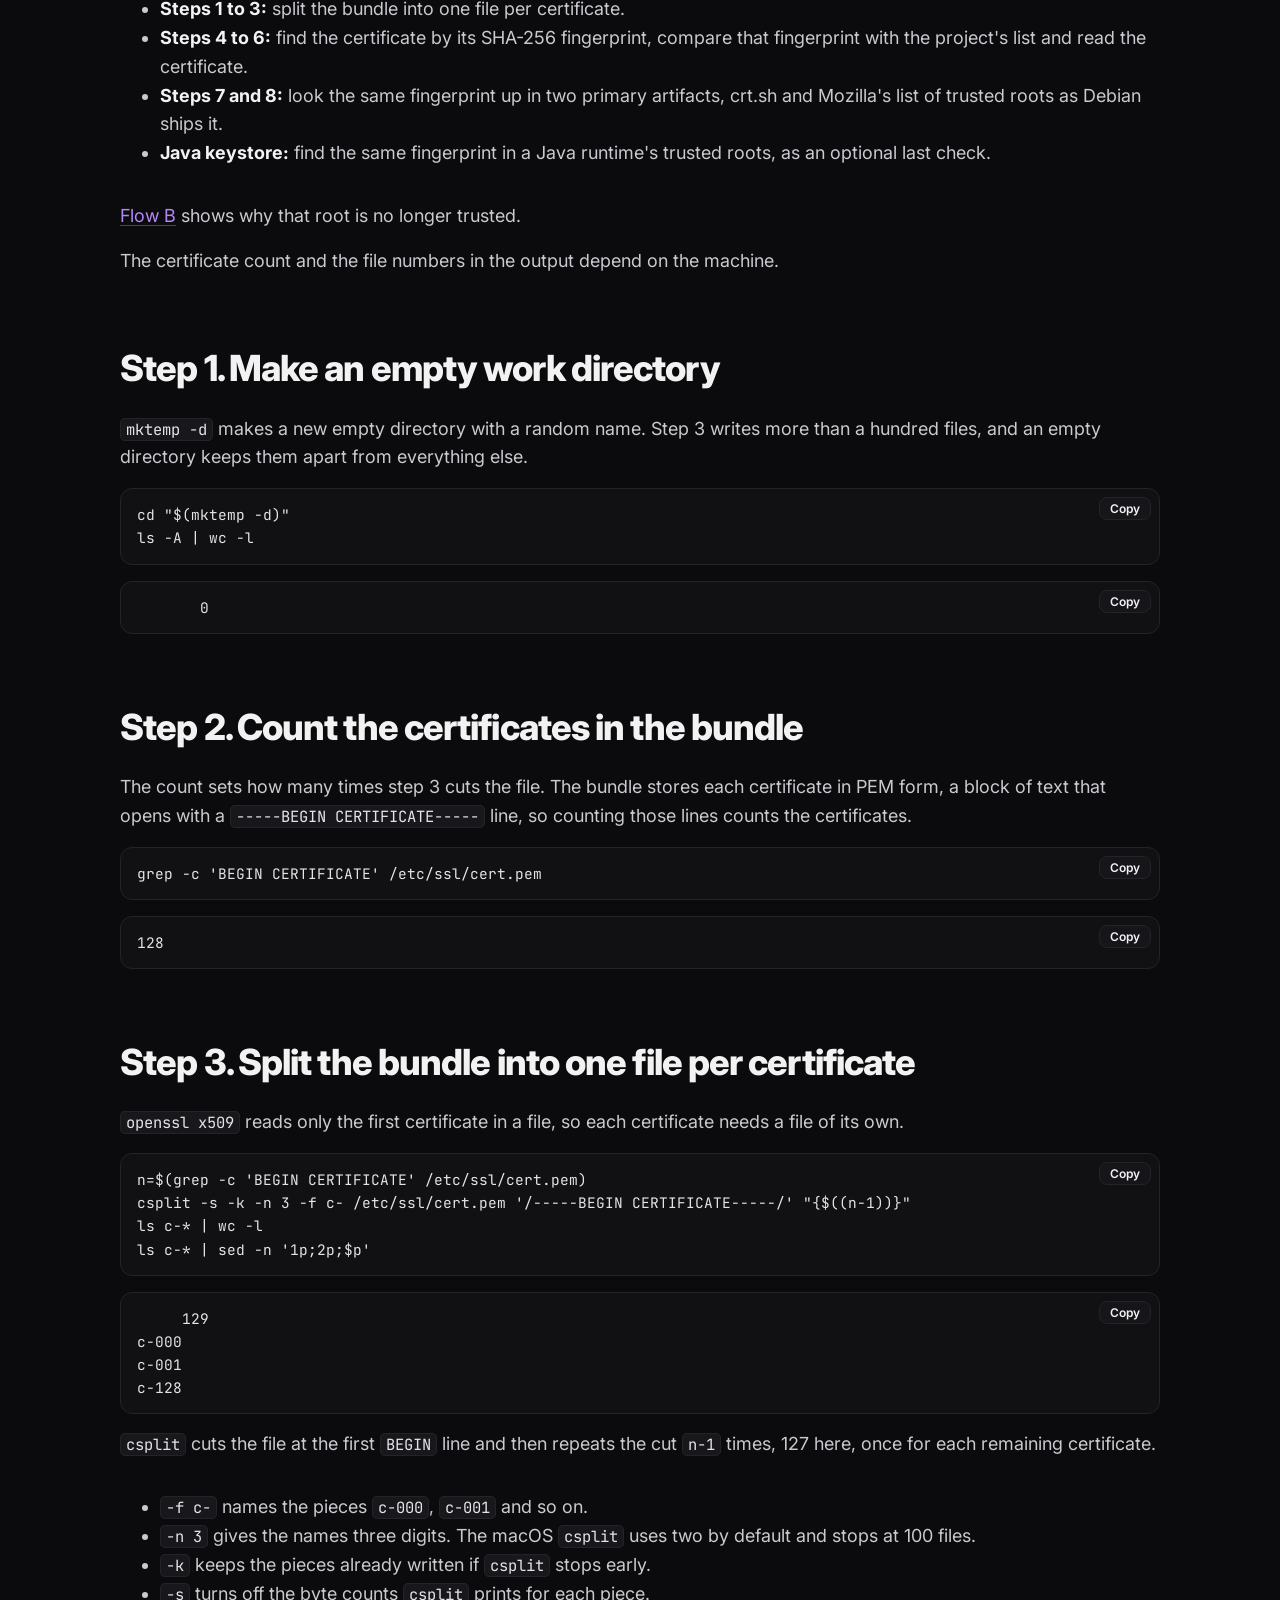
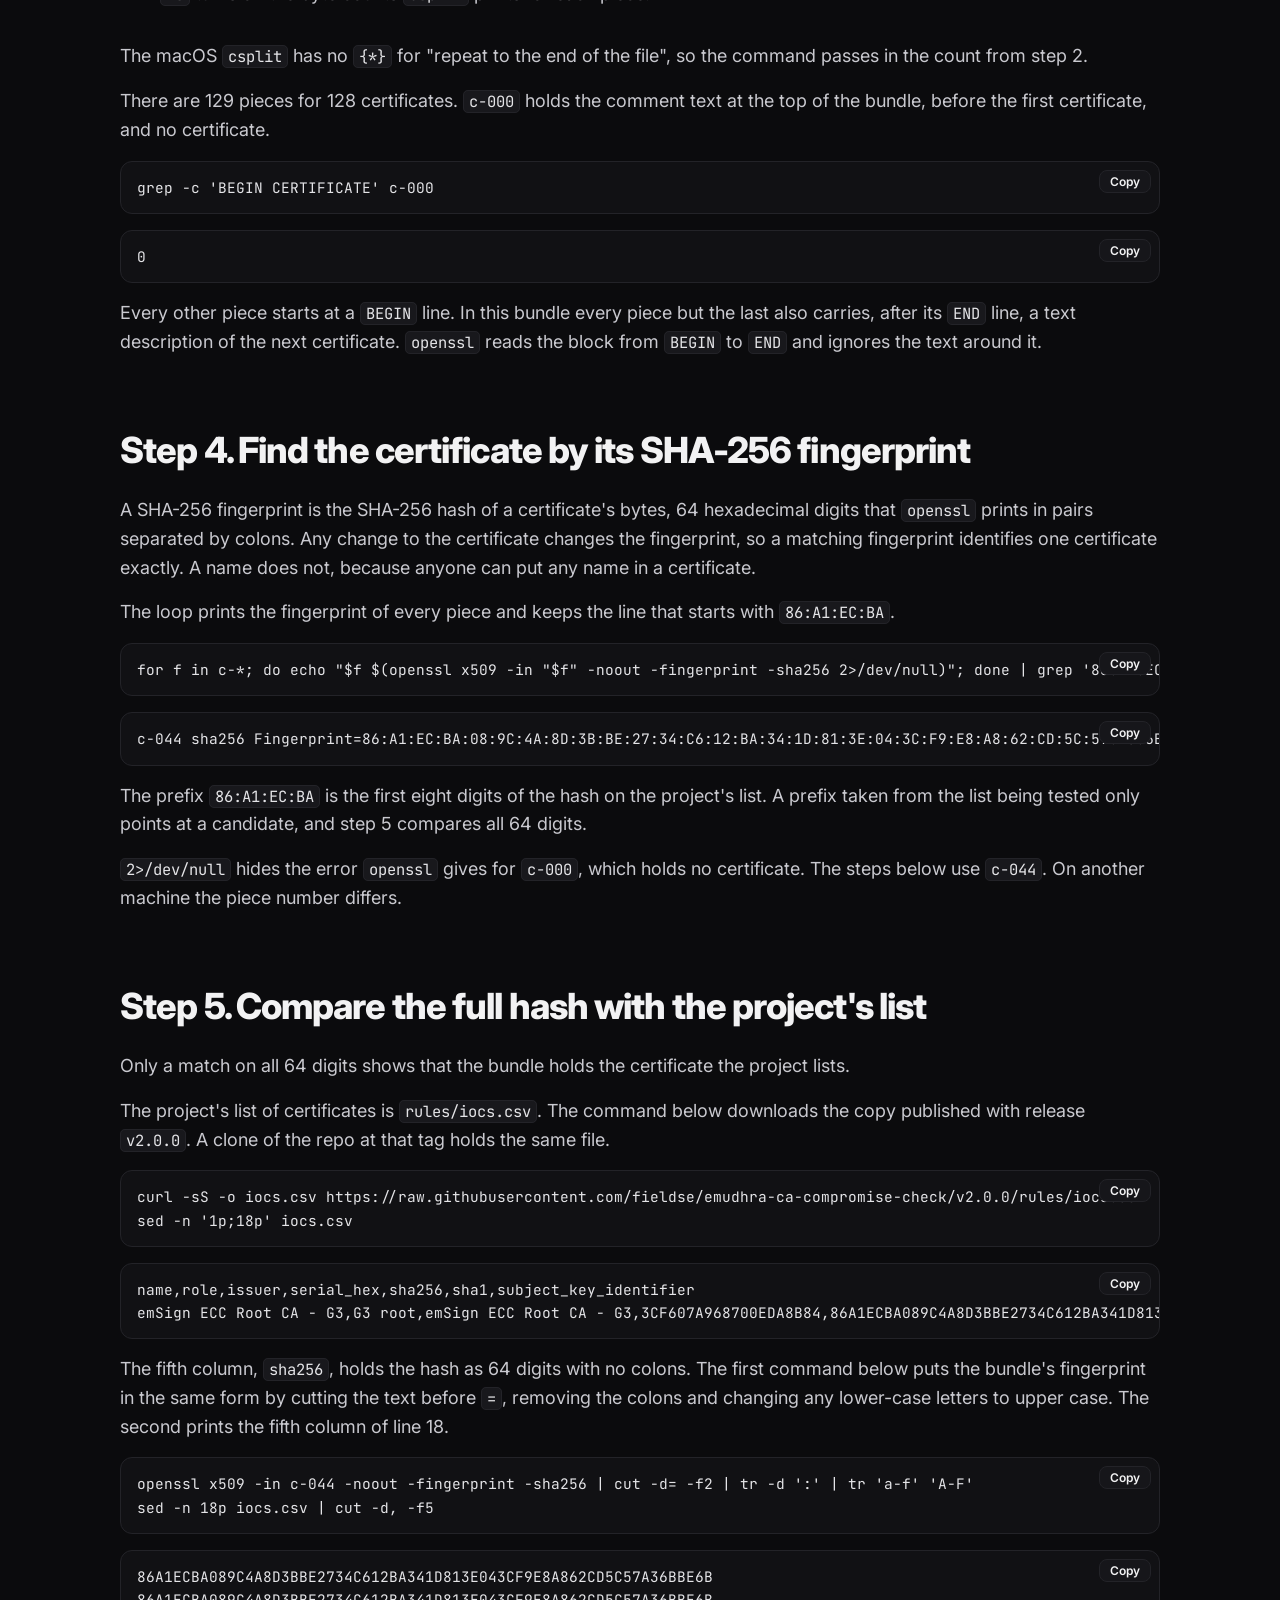
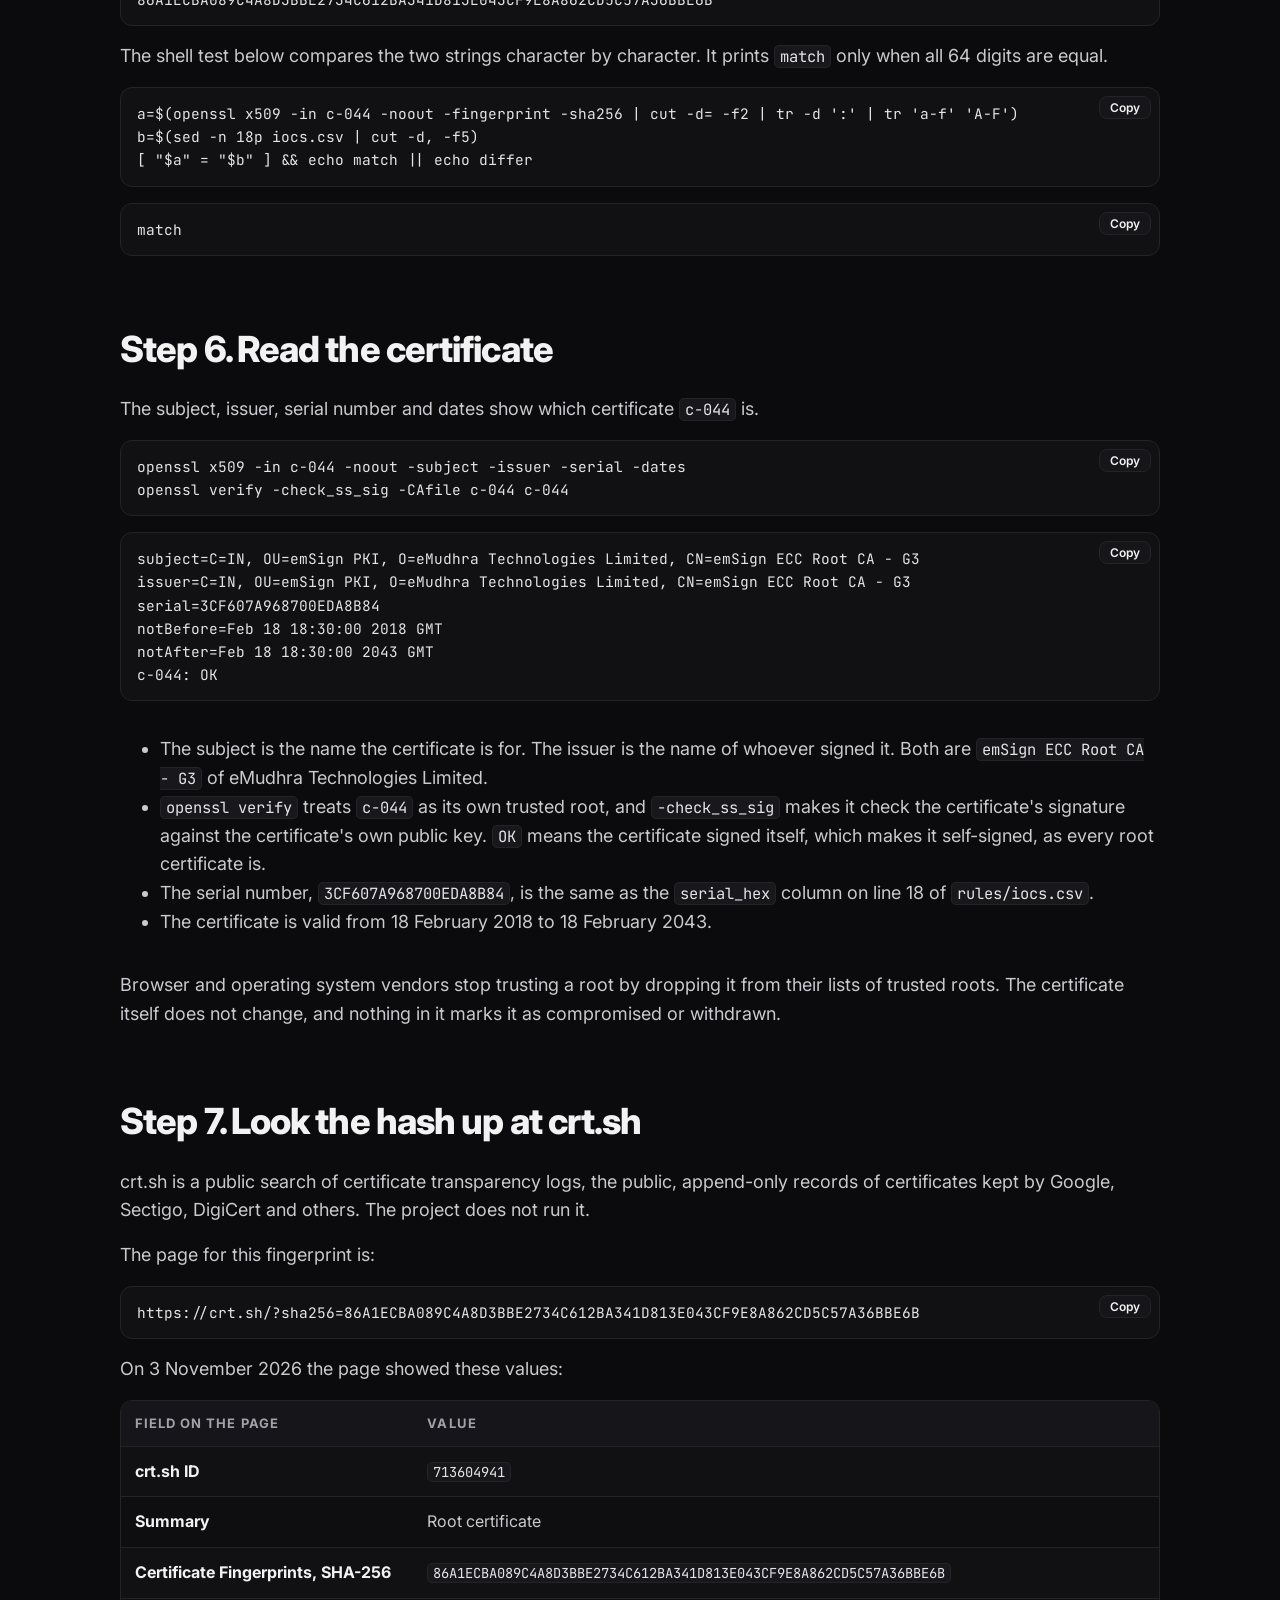
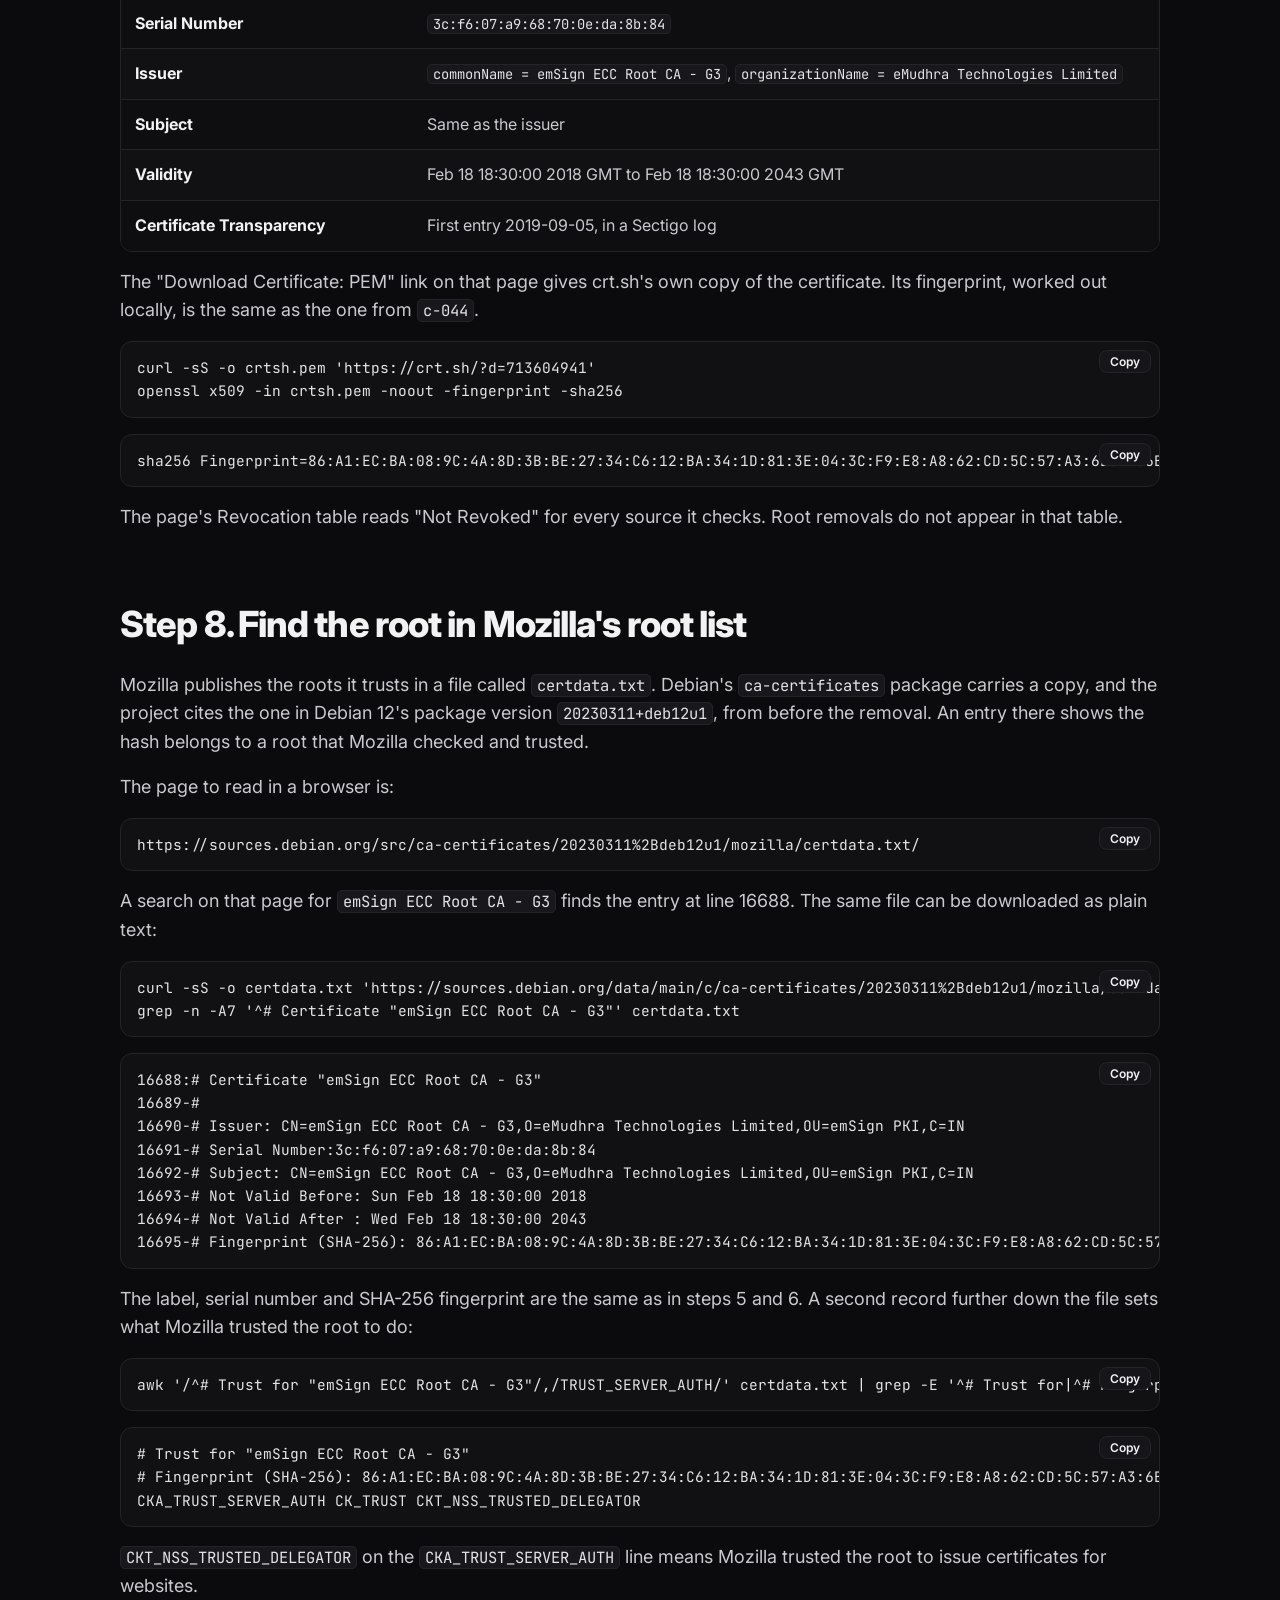
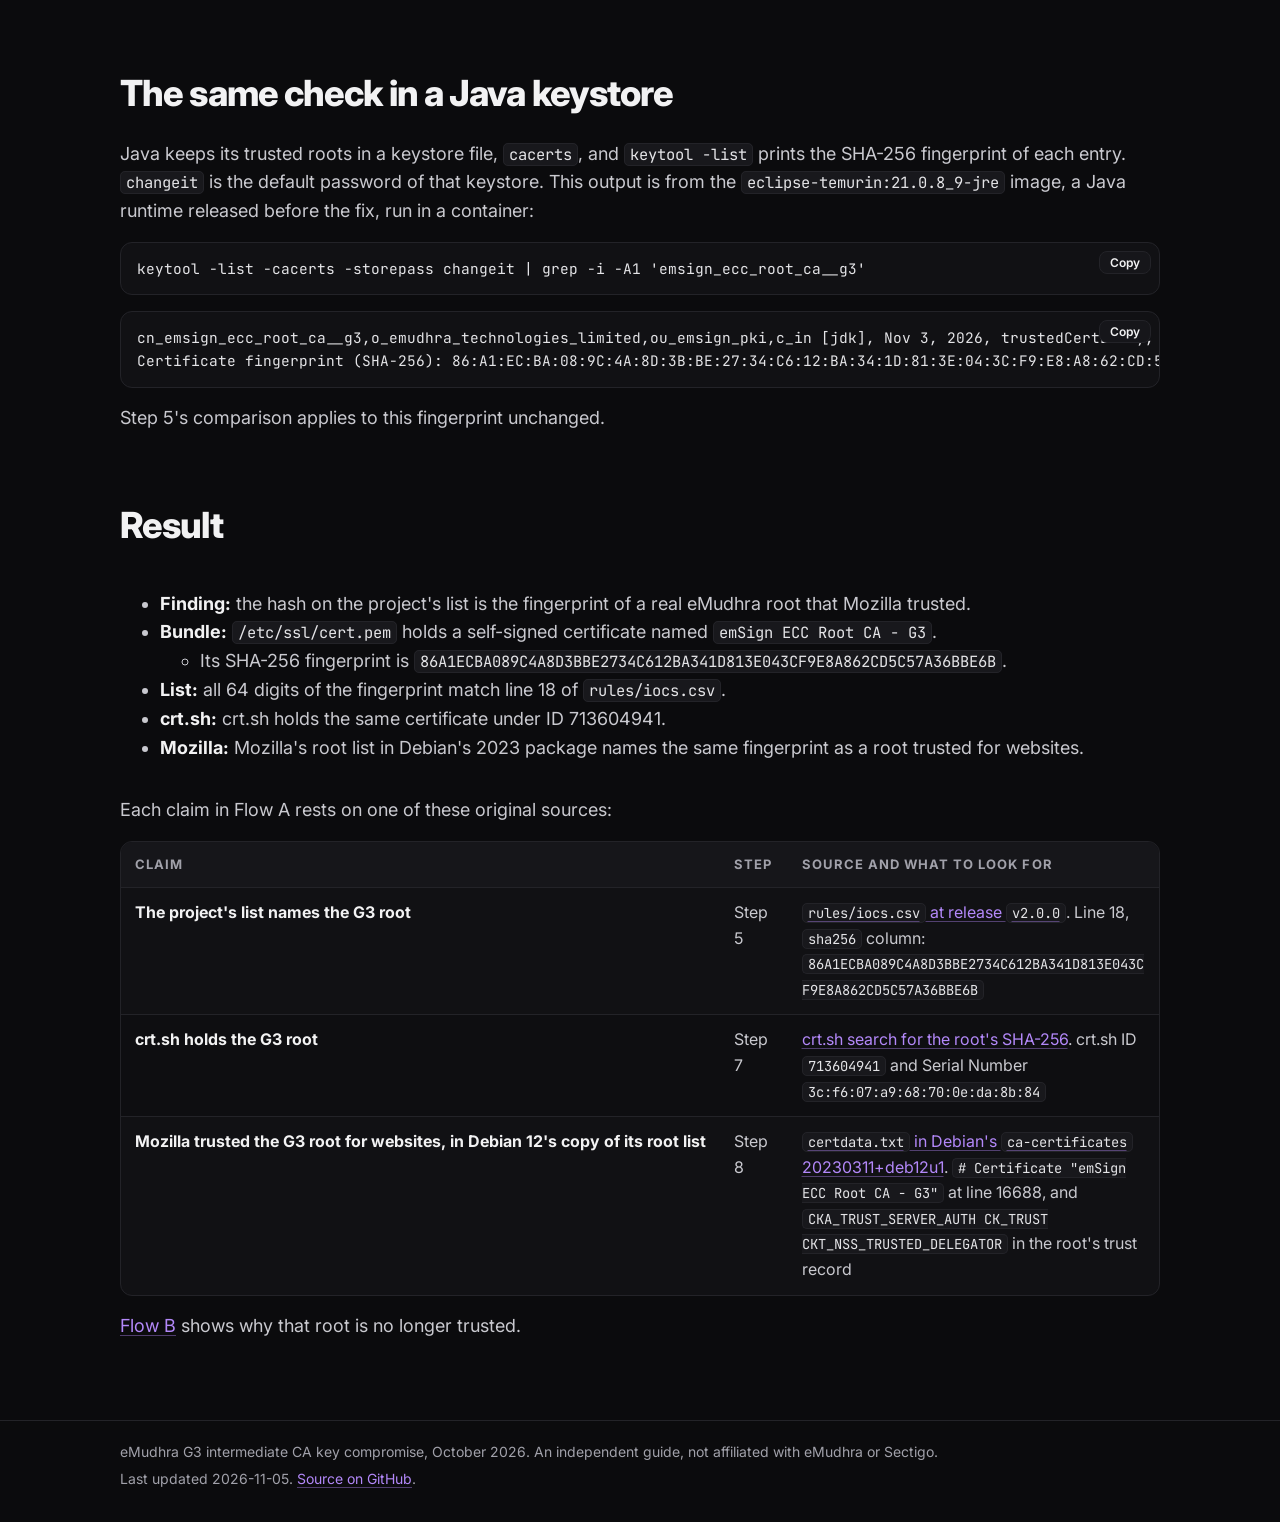
<file: proof-a.html>
<!doctype html>
<html lang="en">
<head>
<meta charset="utf-8">
<meta name="viewport" content="width=device-width, initial-scale=1">
<title>eMudhra G3 CA compromise: Flow A, a certificate in a bundle</title>
<meta name="description" content="Flow A of verifying an eMudhra G3 checker finding by hand: find a certificate in a ca bundle or java keystore, and confirm it is the one on the project’s list.">
<link rel="preconnect" href="https://fonts.googleapis.com">
<link rel="preconnect" href="https://fonts.gstatic.com" crossorigin>
<link rel="stylesheet" href="https://fonts.googleapis.com/css2?family=Inter:wght@400;500;600;700;800&family=JetBrains+Mono:wght@400;500;600&display=swap">
<style>
:root {
  /* Dark theme: flat near-black ground, zinc cards with faint borders, one purple accent. */
  --bg: #0b0b0d;
  --paper: #111114;
  --raised: #16161a;
  --ink: #f2f2f3;
  --body: #c9c9cf;
  --muted: #a1a1aa;
  --rule: #232328;
  --band: #0b0b0d;
  --band-ink: #fafafa;
  --band-muted: #a1a1aa;
  --link: #b388f9;
  --code-bg: #18181c;
  --primary: #a855f7;
  --bad: #f87171;
  --good: #4ade80;
  --limit: #fb923c;
  --stripe: #0e0e11;
  --sans: "Inter", -apple-system, BlinkMacSystemFont, "Segoe UI", Roboto, Arial, sans-serif;
  --mono: "JetBrains Mono", "Fira Code", ui-monospace, SFMono-Regular, Menlo, Consolas, monospace;
  color-scheme: dark;
}
* { box-sizing: border-box; }
html { -webkit-text-size-adjust: 100%; }
body { margin: 0; background: var(--bg); color: var(--ink); font: 16px/1.6 var(--sans); }
a { color: var(--link); }
a:focus-visible, button:focus-visible { outline: 2px solid var(--link); outline-offset: 2px; }
.wrap { max-width: 1080px; margin: 0 auto; padding-left: max(20px, env(safe-area-inset-left)); padding-right: max(20px, env(safe-area-inset-right)); }
.read { max-width: 70ch; }

/* Header band */
.band { background: var(--band); color: var(--band-ink); padding-block: 44px 40px; }
.band .ids { font: 600 13px/1.4 var(--mono); color: var(--band-muted); letter-spacing: 0.02em; margin: 0 0 14px; }
.band .ids b { color: var(--band-ink); font-weight: 600; }
.band h1 { margin: 0 0 14px; font-size: clamp(28px, 4.6vw, 42px); line-height: 1.12; font-weight: 700; letter-spacing: -0.015em; text-wrap: balance; }
.band p { margin: 0; font-size: 18px; color: var(--band-ink); max-width: 62ch; }

main { padding-block: 40px 56px; display: grid; gap: 44px; }
section { display: grid; gap: 16px; min-width: 0; }
h2 { margin: 0; font-size: 24px; line-height: 1.2; font-weight: 700; letter-spacing: -0.01em; padding-bottom: 8px; border-bottom: 2px solid var(--ink); }
h3 { margin: 0; font-size: 18px; font-weight: 700; }
p { margin: 0; }
.muted { color: var(--muted); }
code { font: 0.86em var(--mono); background: var(--code-bg); padding: 1px 4px; border-radius: 3px; overflow-wrap: anywhere; }

/* Introduction: label column beside bullets */
dl.intro { margin: 0; display: grid; grid-template-columns: 11rem 1fr; border-top: 1px solid var(--rule); }
dl.intro dt, dl.intro dd { margin: 0; padding: 14px 0; border-bottom: 1px solid var(--rule); }
dl.intro dt { font-weight: 700; padding-right: 20px; }
dl.intro ul { margin: 0; padding-left: 18px; display: grid; gap: 4px; }
@media (max-width: 640px) {
  dl.intro { grid-template-columns: 1fr; }
  dl.intro dt { border-bottom: 0; padding-bottom: 2px; }
  dl.intro dd { padding-top: 0; }
}

/* Check table */
.table-scroll { overflow-x: auto; border-top: 2px solid var(--ink); border-bottom: 1px solid var(--rule); }
table { border-collapse: collapse; width: 100%; min-width: 880px; font-size: 15px; background: var(--paper); }
th, td { text-align: left; vertical-align: top; padding: 12px 14px; border-bottom: 1px solid var(--rule); }
thead th { font-size: 13px; font-weight: 700; text-transform: uppercase; letter-spacing: 0.05em; color: var(--muted); background: var(--bg); }
tbody tr:nth-child(even) { background: var(--stripe); }
tbody tr:last-child td { border-bottom: 0; }
td:first-child { font-weight: 700; white-space: nowrap; }
td.check { min-width: 300px; }
.cmd { display: flex; align-items: flex-start; gap: 6px; background: var(--code-bg); border: 1px solid var(--rule); border-radius: 4px; padding: 8px 8px 8px 12px; margin-bottom: 6px; }
.cmd:last-of-type { margin-bottom: 0; }
.cmd code { flex: 1; min-width: 0; background: none; padding: 0; font-size: 13px; line-height: 1.5; white-space: pre-wrap; overflow-wrap: anywhere; }
.cmd .copy { flex: none; display: grid; place-items: center; width: 26px; height: 26px; margin: -3px 0; border: 1px solid transparent; border-radius: 4px; background: none; color: var(--muted); cursor: pointer; }
.cmd .copy:hover { color: var(--ink); border-color: var(--rule); background: var(--paper); }
.cmd .copy.done { color: var(--good); }
td.bad { color: var(--bad); font-variant-numeric: tabular-nums; }
td.good { color: var(--good); font-variant-numeric: tabular-nums; }
td.bad code, td.good code { color: var(--ink); }
td.bad ul, td.good ul { margin: 0; padding-left: 16px; display: grid; gap: 3px; }

ul.notes { margin: 0; padding-left: 18px; display: grid; gap: 8px; max-width: 80ch; }

/* Code blocks */
.code { position: relative; background: var(--code-bg); border-left: 3px solid var(--band); min-width: 0; }
.code pre { margin: 0; padding: 14px 16px; overflow-x: auto; font: 13.5px/1.6 var(--mono); }
.code button {
  position: absolute; top: 8px; right: 8px; font: 600 12px var(--sans);
  background: var(--paper); color: var(--ink); border: 1px solid var(--rule); border-radius: 3px;
  padding: 3px 10px; cursor: pointer;
}
.code button:hover { border-color: var(--ink); }

dl.levels { margin: 0; display: grid; grid-template-columns: auto 1fr; gap: 6px 14px; }
dl.levels dt { font: 700 13px/1.6 var(--mono); }
dl.levels dt.fail { color: var(--bad); }
dl.levels dd { margin: 0; }

ul.sources { margin: 0; padding-left: 18px; display: grid; gap: 4px; columns: 2; column-gap: 32px; }
ul.sources li { break-inside: avoid; }
@media (max-width: 640px) { ul.sources { columns: 1; } }

ul.resources { margin: 0; padding: 0; list-style: none; display: grid; grid-template-columns: repeat(auto-fill, minmax(min(100%, 320px), 1fr)); gap: 0 32px; }
ul.resources li { display: grid; gap: 2px; padding: 12px 0; border-bottom: 1px solid var(--rule); min-width: 0; }
ul.resources a { font-weight: 600; }
ul.resources span { color: var(--muted); font-size: 14px; }

.toc ol { margin: 0; padding-left: 20px; display: grid; gap: 10px; }
.toc li a { font-weight: 700; }
.toc li span { display: block; color: var(--muted); font-size: 14px; }
.toc h2 { font-size: 13px; text-transform: uppercase; letter-spacing: 0.1em; color: var(--muted); border-bottom: 0; padding-bottom: 0; margin-bottom: 8px; }
.toc ol { display: block; columns: 2; column-gap: 40px; }
.toc li { break-inside: avoid; padding: 3px 0; }
.toc li span { display: none; }
@media (max-width: 640px) { .toc ol { columns: 1; } }
[id] { scroll-margin-top: 16px; }
.nw { white-space: nowrap; }
.src { font-size: 14px; }
.src a { display: inline-flex; align-items: center; gap: 6px; font-weight: 600; }
.back { display: inline-block; margin-bottom: 16px; color: var(--band-muted); font-size: 14px; text-decoration: none; }
.back:hover { color: var(--band-ink); text-decoration: underline; }
footer .wrap { display: grid; gap: 4px; }
footer { border-top: 1px solid var(--rule); padding-block: 20px 32px; font-size: 14px; color: var(--muted); }

@media print {
  .band { background: none; color: #000; padding-block: 0 16px; border-bottom: 2px solid #000; }
  .band .ids, .band p, .band .ids b { color: #000; }
  .code button { display: none; }
  .table-scroll { overflow: visible; }
  table { min-width: 0; font-size: 11px; }
  a { color: #000; }
}

/* Page treatment: centered hero, mono eyebrow pills, purple highlight word, rounded bordered cards. */
body { color: var(--body); font-size: 18px; }
table, table.list { font-size: 16px; }
.cmd code, .code pre { font-size: 14.5px; }
strong, b, td:first-child, dt, h1, h2, h3 { color: var(--ink); }
.band { background: none; padding-block: 80px 24px; text-align: center; }
.band .wrap { display: flex; flex-direction: column; align-items: center; }
.band .ids { display: inline-block; margin: 0; padding: 4px 12px; border: 1px solid var(--rule); border-radius: 8px; background: var(--paper);
  font: 500 13px/1.5 var(--mono); color: var(--primary); letter-spacing: 0.01em; }
.band .ids { max-width: none; white-space: nowrap; }
@media (max-width: 640px) { .band .ids { white-space: normal; } }
.band .ids b, .band .ids a { color: var(--primary); font-weight: 500; }
.band .tags { display: flex; flex-wrap: wrap; justify-content: center; gap: 8px; margin: 0 0 14px; }
.band .tags span { padding: 3px 10px; border: 1px solid var(--rule); border-radius: 999px; font: 500 12px/1.5 var(--mono); color: var(--muted); letter-spacing: 0.02em; }
.band h1 { margin: 24px 0 18px; font-size: clamp(30px, calc((100vw - 48px) / 18), 60px); font-weight: 800; letter-spacing: -0.03em; line-height: 1.1; color: var(--band-ink); max-width: none; }
.band .wrap { max-width: 1440px; }
.band p:not(.ids):not(.tags) { color: var(--muted); font-size: 19px; line-height: 1.6; max-width: 58ch; margin: 0 auto; }
.hl { color: var(--primary); }
main { gap: 72px; padding-block: 48px 80px; }
h2 { border-bottom: 0; padding-bottom: 0; font-size: clamp(26px, 3.4vw, 36px); font-weight: 800; letter-spacing: -0.025em; }
h2[data-eyebrow]::before { content: attr(data-eyebrow); display: block; width: fit-content; margin-bottom: 16px; padding: 3px 12px;
  border: 1px solid var(--rule); border-radius: 8px; background: var(--paper); font: 500 13px/1.5 var(--mono); color: var(--primary); letter-spacing: 0.01em; }
h3 { font-size: 20px; }
.muted { color: var(--muted); }
a { color: var(--link); text-decoration-color: rgba(179, 136, 249, .4); text-underline-offset: 3px; }
a:hover { text-decoration-color: currentColor; }
code { background: var(--code-bg); color: #e4e4e7; border: 1px solid var(--rule); border-radius: 5px; padding: 0 5px; }

/* Introduction as one card, labels as spaced capitals */
dl.intro { border: 1px solid var(--rule); border-radius: 12px; background: var(--paper); padding: 4px 28px; }
dl.intro dt, dl.intro dd { border-color: var(--rule); padding-block: 20px; }
dl.intro > :nth-last-child(-n+2) { border-bottom: 0; }
dl.intro dt { font-size: 12px; font-weight: 700; letter-spacing: 0.12em; text-transform: uppercase; color: var(--primary); padding-top: 24px; }
dl.intro li::marker { color: var(--primary); }

/* Tables in rounded cards */
.table-scroll { border: 1px solid var(--rule); border-radius: 12px; background: var(--paper); }
table, table.matrix, table.list { background: transparent; }
thead th, .matrix thead th, .list thead th { background: var(--raised); color: var(--muted); letter-spacing: 0.08em; }
th, td { border-color: var(--rule); }
tbody tr:nth-child(even) { background: var(--stripe); }
.cmd { background: var(--code-bg); border-color: var(--rule); border-radius: 8px; }
.cmd .copy:hover { background: var(--raised); border-color: var(--rule); }
td.bad { color: var(--bad); }
td.good { color: var(--good); }

/* Code blocks */
.code { background: var(--paper); border: 1px solid var(--rule); border-radius: 12px; }
.code pre { color: #e4e4e7; }
.code button { background: var(--raised); color: var(--ink); border: 1px solid var(--rule); border-radius: 8px; }
.code button:hover { border-color: var(--primary); box-shadow: 0 0 16px rgba(168, 85, 247, .3); }
dl.levels dt { color: var(--limit); }
dl.levels dt.fail { color: var(--bad); }

ul.resources li { border-color: var(--rule); }
ul.sources li::marker, ul.notes li::marker, ul.plain li::marker { color: var(--primary); }

/* Tests page */
.facts { display: grid; grid-template-columns: repeat(4, minmax(0, 1fr)); gap: 16px; border: 0; padding: 0; }
.facts div { border: 1px solid var(--rule); border-radius: 12px; background: var(--paper); padding: 26px 16px; text-align: center; justify-items: center; }
.facts b { font-size: 42px; font-weight: 800; letter-spacing: -0.02em; color: var(--primary); }
.facts div:nth-child(2) b { color: var(--good); }
.facts div:nth-child(3) b { color: var(--limit); }
.facts span { color: var(--muted); font-size: 15px; }
@media (max-width: 640px) { .facts { grid-template-columns: repeat(2, minmax(0, 1fr)); } }
nav.toc { border: 1px solid var(--rule); border-radius: 12px; background: var(--paper); padding: 20px 28px; max-width: none; }
nav.toc h2 { font-size: 12px; font-weight: 700; letter-spacing: 0.12em; text-transform: uppercase; color: var(--primary); margin-bottom: 10px; }
nav.toc ol { display: block; list-style: none; padding-left: 0; columns: 2; column-gap: 48px; counter-reset: toc; }
nav.toc li { counter-increment: toc; display: flex; gap: 14px; padding: 5px 0; break-inside: avoid; }
nav.toc li::before { content: counter(toc, decimal-leading-zero); font: 500 13px/1.75 var(--mono); color: var(--primary); }
nav.toc li > a { color: var(--ink); font-weight: 600; text-decoration: none; }
nav.toc li > a:hover { color: var(--primary); }
nav.toc li span { display: none; }
@media (max-width: 640px) { nav.toc ol { columns: 1; } }
.band .back { margin-bottom: 20px; font: 500 13px var(--mono); color: var(--muted); }
.band .back:hover { color: var(--primary); }
.matrix tbody th { background: var(--paper); color: var(--ink); }
.matrix tbody tr:nth-child(even) th, .matrix tbody tr:nth-child(even) td { background: var(--stripe); }
.matrix thead th.grp { color: var(--primary); }
.list tr.grp th { background: var(--raised); color: var(--primary); }
.list td.tid { color: var(--ink); }
.dot.limit { background: var(--limit); }

.src { margin: 0; }
.src a { display: inline-flex; align-items: center; gap: 8px; }
.src a { padding: 6px 14px; border: 1px solid var(--rule); border-radius: 8px; background: var(--raised); color: var(--ink); font-weight: 600; font-size: 14px; text-decoration: none; }
.src a:hover { border-color: var(--primary); box-shadow: 0 0 16px rgba(168, 85, 247, .3); }
/* Call to action box */
.cta { border: 1px solid rgba(168, 85, 247, .35); border-radius: 12px; padding: 32px;
  background: linear-gradient(135deg, rgba(168, 85, 247, .2) 0%, rgba(168, 85, 247, .06) 60%, rgba(168, 85, 247, .02) 100%), var(--paper);
  display: grid; gap: 14px; }
.cta .label { font-size: 12px; font-weight: 700; letter-spacing: 0.12em; text-transform: uppercase; color: var(--primary); }
.cta h3 { margin: 0; font-size: 28px; font-weight: 800; letter-spacing: -0.02em; }
.cta p { margin: 0; max-width: 62ch; color: var(--body); }
.cta .actions { display: flex; flex-wrap: wrap; gap: 12px; margin-top: 6px; }
.cta .btn { display: inline-flex; align-items: center; gap: 8px; padding: 10px 18px; border-radius: 8px; font-weight: 600; font-size: 15px; text-decoration: none; }
.cta .btn-primary { background: linear-gradient(135deg, #a855f7, #c96ef7); border: 1px solid #be5eed; color: #fff; box-shadow: 0 0 20px rgba(168, 85, 247, .3); }
.cta .btn-primary:hover { box-shadow: 0 0 28px rgba(168, 85, 247, .5); }
.cta .btn-ghost { border: 1px solid var(--rule); background: var(--raised); color: var(--ink); }
.cta .btn-ghost:hover { border-color: var(--primary); }
footer { border-color: var(--rule); color: var(--muted); }
@media print { .band h1, h2, .hl { color: #000; } h2[data-eyebrow]::before { display: none; } }

/* List tables (checks and references pages) */
table.list { border-collapse: collapse; width: 100%; min-width: 860px; font-size: 14.5px; background: var(--paper); }
.list th, .list td { text-align: left; vertical-align: top; padding: 9px 12px; border-bottom: 1px solid var(--rule); }
.list thead th { font-size: 13px; font-weight: 700; text-transform: uppercase; letter-spacing: 0.05em; color: var(--muted); background: var(--bg); }
.list tr.grp th { background: var(--stripe); font: 700 12px var(--mono); text-transform: uppercase; letter-spacing: 0.05em; padding-top: 14px; }
.list td.tid { font: 700 14px var(--mono); white-space: nowrap; }
.list td.tid span { display: block; font-weight: 400; font-size: 12px; color: var(--muted); }
.list td.cks { font: 12.5px var(--mono); color: var(--muted); white-space: nowrap; }
.list td.res { font-weight: 700; white-space: nowrap; }
.list td.res.pass { color: var(--good); }
.list td.res.gap { color: var(--bad); }
.list td.res.limit { color: var(--limit); }
.list tr.grp th { background: var(--raised); color: var(--primary); }
.list td.tid { color: var(--ink); }

/* References page */
table.list.refs-table { min-width: 1100px; font-size: 15px; }
.refs-table td.tid a { color: var(--ink); text-decoration: none; }
.refs-table td.tid a:hover { color: var(--primary); }
.refs-table td.stk { font-weight: 600; color: var(--ink); min-width: 160px; }
.refs-table td.val { min-width: 220px; }
.refs-table td.note { color: var(--muted); font-size: 14px; min-width: 180px; }
.refs-table ol.refs { margin: 0; padding-left: 22px; display: grid; gap: 3px; font-size: 14px; min-width: 220px; }
.refs-table ol.refs li::marker { color: var(--primary); font: 500 12px var(--mono); }
.refs-table tr:target td { background: rgba(168, 85, 247, .12); }
nav.toc li small { margin-left: auto; font: 500 13px/1.75 var(--mono); color: var(--muted); white-space: nowrap; }

/* eMudhra pages: inline reference links, status chips, the checks table and the fingerprint table. */
.rl { font: 500 0.74em var(--mono); color: var(--muted); white-space: nowrap; }
.rl a { text-decoration: none; }
.rl a:hover { text-decoration: underline; }
.chip { display: inline-block; margin-bottom: 6px; padding: 1px 8px; border: 1px solid; border-radius: 6px; font: 600 12px/1.6 var(--mono); white-space: nowrap; }
.chip.unfixed { color: var(--bad); border-color: rgba(248, 113, 113, .45); background: rgba(248, 113, 113, .08); }
.chip.partial { color: var(--limit); border-color: rgba(251, 146, 60, .45); background: rgba(251, 146, 60, .08); }
.chip.os { color: var(--muted); border-color: var(--rule); background: var(--raised); }
table.list.checks { min-width: 1280px; font-size: 15px; }
.checks td { padding: 12px 12px; }
.checks td.item { font-weight: 700; color: var(--ink); white-space: normal; min-width: 150px; }
.checks td.where { min-width: 170px; font-size: 14px; }
.checks td.check { min-width: 320px; }
.checks td.check .muted { display: block; margin-top: 4px; font-size: 13.5px; }
.checks td.bad, .checks td.good { min-width: 160px; font-size: 14.5px; }
.checks td.aaa { min-width: 170px; font-size: 14px; color: var(--body); }
.checks td.rf, .fps td.rf { font: 500 13px var(--mono); white-space: nowrap; }
.checks td.rf a, .fps td.rf a { display: block; text-decoration: none; }
.checks td.bad ul, .checks td.good ul { margin: 0; padding-left: 16px; display: grid; gap: 3px; }
.checks tr:target td { background: rgba(168, 85, 247, .12); }
table.list.fps { min-width: 720px; font-size: 15px; }
.fps td:first-child { white-space: normal; }
.fps td.fp code { font-size: 12.5px; overflow-wrap: anywhere; }
.refs-table td.dt { font: 500 13px var(--mono); white-space: nowrap; color: var(--muted); }
.refs-table ol.refs li .meta { display: block; color: var(--muted); font-size: 13px; }
.refs-table td.note strong { color: var(--limit); }
.facts div:nth-child(4) b { color: var(--bad); }
section.area { display: grid; gap: 12px; }
section.area h3 { margin-top: 8px; }
p.more a { font-weight: 600; font-size: 15px; }
#manual > .read { max-width: 70ch; }

/* Reading layout: quiet reference tags, sentence-case labels, lead-then-detail lists, compact tables with a Refs column. */
.rl a { color: var(--muted); }
.rl a:hover { color: var(--link); }
dl.intro dt { font-size: 18px; letter-spacing: 0; text-transform: none; padding-top: 22px; }
dl.intro dd > ul { gap: 12px; }
dl.intro ul ul { margin-top: 4px; gap: 3px; }
p.key { max-width: 70ch; font-size: 19px; line-height: 1.55; color: var(--ink); }
section > h3 { margin-top: 12px; }
ul.points { margin: 0; padding: 0; list-style: none; display: grid; gap: 22px; max-width: 80ch; }
ul.points > li > strong:first-child { display: block; margin-bottom: 4px; }
ul.points ul, ul.points ol { margin: 0; padding-left: 20px; display: grid; gap: 6px; }
ul.points ul ul, ul.points ul ol { margin-top: 4px; gap: 2px; }
ul.points li li::marker { color: var(--primary); }
ul.points .code { margin-top: 4px; }
table.list.tbl { min-width: 640px; font-size: 15.5px; }
.tbl th, .tbl td { padding: 11px 14px; }
.tbl td:first-child { width: 12rem; white-space: normal; font-weight: 600; color: var(--ink); }
.tbl td ul { margin: 0; padding-left: 16px; display: grid; gap: 4px; }
.tbl td.rf { width: 5rem; font: 500 13px var(--mono); white-space: nowrap; }
.tbl td.rf a { display: block; text-decoration: none; }
.tbl.when td:first-child { width: 10rem; white-space: nowrap; font: 500 14px var(--mono); color: var(--muted); }
section.area { border-top: 1px solid var(--rule); padding-top: 28px; gap: 16px; }
section.area h3 { margin-top: 0; }
dl.levels + p, dl.levels + dl.levels { margin-top: 4px; }
@media (max-width: 640px) {
  table.list.tbl { min-width: 0; }
  .tbl thead { display: none; }
  .tbl, .tbl tbody, .tbl tr, .tbl td, .tbl tr.grp th { display: block; width: auto; }
  .tbl tr { padding: 10px 0; border-bottom: 1px solid var(--rule); }
  .tbl tr:last-child { border-bottom: 0; }
  .tbl td, .tbl.when td:first-child { width: auto; border: 0; padding: 3px 16px; }
  .tbl td:empty { display: none; }
  .tbl td.rf a { display: inline; margin-right: 10px; }
  dl.intro dt { padding-bottom: 4px; }
  dl.intro dd { padding-top: 4px; }
}

/* Sister-page layout: the main check table, per-area caveat cards and the section Sources line. */
#caveats { display: grid; gap: 32px; }
.eco { display: grid; gap: 12px; }
.eco h4 { margin: 12px 0 0; font-size: 16px; }
table.caveats { min-width: 0; }
table.caveats td:first-child { white-space: normal; width: 14rem; }
table.caveats td ul { margin: 0; padding-left: 18px; display: grid; gap: 6px; }
nav.toc h2 { font-size: 18px; font-weight: 700; letter-spacing: 0; text-transform: none; color: var(--primary); margin-bottom: 10px; }
td.rf { font: 500 13px var(--mono); white-space: nowrap; }
td.rf a { display: block; text-decoration: none; }
.eco > p a { font-weight: 600; font-size: 15px; }
p.refs-line { font-size: 14px; max-width: 80ch; }
p.refs-line a { font: 500 13px var(--mono); text-decoration: none; }
@media (max-width: 640px) { table.caveats td:first-child { width: auto; } }

/* Manual checks: one card per stack. */
.stacks { display: grid; gap: 28px; margin-top: 8px; }
.stacks .eco { border-top: 1px solid var(--rule); padding-top: 24px; }
.stacks .eco > p { max-width: 75ch; }

/* Further reading: grouped primary sources. */
#sources h4 { margin: 18px 0 6px; font-size: 13px; font-weight: 700; letter-spacing: 0.05em; text-transform: uppercase; color: var(--muted); }

/* Checks page: one card per item, with a status chip under its name. */
.chip.fixed { color: var(--good); border-color: rgba(74, 222, 128, .45); background: rgba(74, 222, 128, .08); }
.eco > p.status { margin-top: -6px; }
.eco > p.status .chip { margin-bottom: 0; }
.stacks .eco:target { outline: 1px solid var(--primary); outline-offset: 12px; border-radius: 4px; }

/* Alias anchors kept for old links take no grid cell. */
a[id]:empty { position: absolute; }
section > h2 { margin-bottom: 8px; }
</style>
</head>
<body>

<header class="band">
  <div class="wrap">
    <a class="back" href="proof.html">← Back to verifying a finding</a>
    <p class="tags"><span>eMudhra G3</span><span>CA key compromise</span><span>October 2026</span></p>
    <p class="ids"><a href="index.html">Guide</a> &nbsp;·&nbsp; <a href="incident.html">Incident</a> &nbsp;·&nbsp; <a href="checks.html">Affected software</a> &nbsp;·&nbsp; <a href="fixes.html">Fixes</a> &nbsp;·&nbsp; <a href="detections.html">Checker rules</a> &nbsp;·&nbsp; <a href="proof.html">Proof</a> &nbsp;·&nbsp; <a href="references.html">References</a></p>
    <h1><span class='hl'>Flow A</span><br>A certificate in a bundle</h1>
    <p>One of four flows for <a href="proof.html">verifying a finding</a> by hand, from the original sources. Find a certificate in a CA bundle or Java keystore, and confirm it is the one on the project’s list.</p>
  </div>
</header>
<main class="wrap">
<nav class="toc read" aria-label="Contents"><h2>Contents</h2><ol>
  <li><a href="#about">About this flow</a><span>What it checks and why</span></li>
  <li><a href="#step-1-make-an-empty-work-directory">Step 1. Make an empty work directory</a></li>
  <li><a href="#step-2-count-the-certificates-in-the-bundle">Step 2. Count the certificates in the bundle</a></li>
  <li><a href="#step-3-split-the-bundle-into-one-file-per-certificate">Step 3. Split the bundle into one file per certificate</a></li>
  <li><a href="#step-4-find-the-certificate-by-its-sha-256-fingerprint">Step 4. Find the certificate by its SHA-256 fingerprint</a></li>
  <li><a href="#step-5-compare-the-full-hash-with-the-projects-list">Step 5. Compare the full hash with the project's list</a></li>
  <li><a href="#step-6-read-the-certificate">Step 6. Read the certificate</a></li>
  <li><a href="#step-7-look-the-hash-up-at-crtsh">Step 7. Look the hash up at crt.sh</a></li>
  <li><a href="#step-8-find-the-root-in-mozillas-root-list">Step 8. Find the root in Mozilla's root list</a></li>
  <li><a href="#the-same-check-in-a-java-keystore">The same check in a Java keystore</a></li>
  <li><a href="#result">Result</a></li>
</ol></nav>
<section id="about">
<h2>About this flow</h2>
<p class="key"><strong>Flow A checks one <code>FAIL</code> line by hand, without running the check. It confirms that the bundle holds the exact certificate on the project's list, and that the hash on the list belongs to a real eMudhra root that Mozilla trusted.</strong></p>
<p class="read">The check reaches its verdict from rules in this repository. These steps rebuild the evidence for one finding from primary artifacts, so you can confirm it without trusting the checker. <a href="proof.html#setup">Setup</a> lists the tools this flow needs.</p>
<h3 id="the-line-being-checked">The line being checked</h3>
<p>On a Mac the check can print this line:</p>
<div class="code"><button type="button">Copy</button><pre>FAIL  os trust store [/etc/ssl/cert.pem] contains emSign ECC Root CA - G3 (removed root)</pre></div>
<ul>
<li>It means the file <code>/etc/ssl/cert.pem</code> still holds the root certificate <code>emSign ECC Root CA - G3</code>.</li>
<li>A root certificate is a trust anchor. Software trusts a trust anchor without checking any certificate above it, and trusts every certificate issued under it.</li>
<li>Any program that reads <code>/etc/ssl/cert.pem</code> as its list of trusted roots still trusts this one.</li>
</ul>
<h3 id="what-the-steps-do">What the steps do</h3>
<ul>
<li><strong>Steps 1 to 3:</strong> split the bundle into one file per certificate.</li>
<li><strong>Steps 4 to 6:</strong> find the certificate by its SHA-256 fingerprint, compare that fingerprint with the project's list and read the certificate.</li>
<li><strong>Steps 7 and 8:</strong> look the same fingerprint up in two primary artifacts, crt.sh and Mozilla's list of trusted roots as Debian ships it.</li>
<li><strong>Java keystore:</strong> find the same fingerprint in a Java runtime's trusted roots, as an optional last check.</li>
</ul>
<p><a href="proof-b.html">Flow B</a> shows why that root is no longer trusted.</p>
<p>The certificate count and the file numbers in the output depend on the machine.</p>
</section>
<section id="step-1-make-an-empty-work-directory">
<h2>Step 1. Make an empty work directory</h2>
<p><code>mktemp -d</code> makes a new empty directory with a random name. Step 3 writes more than a hundred files, and an empty directory keeps them apart from everything else.</p>
<div class="code"><button type="button">Copy</button><pre>cd "$(mktemp -d)"
ls -A | wc -l</pre></div>
<div class="code"><button type="button">Copy</button><pre>       0</pre></div>
</section>
<section id="step-2-count-the-certificates-in-the-bundle">
<h2>Step 2. Count the certificates in the bundle</h2>
<p>The count sets how many times step 3 cuts the file. The bundle stores each certificate in PEM form, a block of text that opens with a <code>-----BEGIN CERTIFICATE-----</code> line, so counting those lines counts the certificates.</p>
<div class="code"><button type="button">Copy</button><pre>grep -c 'BEGIN CERTIFICATE' /etc/ssl/cert.pem</pre></div>
<div class="code"><button type="button">Copy</button><pre>128</pre></div>
</section>
<section id="step-3-split-the-bundle-into-one-file-per-certificate">
<h2>Step 3. Split the bundle into one file per certificate</h2>
<p><code>openssl x509</code> reads only the first certificate in a file, so each certificate needs a file of its own.</p>
<div class="code"><button type="button">Copy</button><pre>n=$(grep -c 'BEGIN CERTIFICATE' /etc/ssl/cert.pem)
csplit -s -k -n 3 -f c- /etc/ssl/cert.pem '/-----BEGIN CERTIFICATE-----/' "{$((n-1))}"
ls c-* | wc -l
ls c-* | sed -n '1p;2p;$p'</pre></div>
<div class="code"><button type="button">Copy</button><pre>     129
c-000
c-001
c-128</pre></div>
<p><code>csplit</code> cuts the file at the first <code>BEGIN</code> line and then repeats the cut <code>n-1</code> times, 127 here, once for each remaining certificate.</p>
<ul>
<li><code>-f c-</code> names the pieces <code>c-000</code>, <code>c-001</code> and so on.</li>
<li><code>-n 3</code> gives the names three digits. The macOS <code>csplit</code> uses two by default and stops at 100 files.</li>
<li><code>-k</code> keeps the pieces already written if <code>csplit</code> stops early.</li>
<li><code>-s</code> turns off the byte counts <code>csplit</code> prints for each piece.</li>
</ul>
<p>The macOS <code>csplit</code> has no <code>{*}</code> for "repeat to the end of the file", so the command passes in the count from step 2.</p>
<p>There are 129 pieces for 128 certificates. <code>c-000</code> holds the comment text at the top of the bundle, before the first certificate, and no certificate.</p>
<div class="code"><button type="button">Copy</button><pre>grep -c 'BEGIN CERTIFICATE' c-000</pre></div>
<div class="code"><button type="button">Copy</button><pre>0</pre></div>
<p>Every other piece starts at a <code>BEGIN</code> line. In this bundle every piece but the last also carries, after its <code>END</code> line, a text description of the next certificate. <code>openssl</code> reads the block from <code>BEGIN</code> to <code>END</code> and ignores the text around it.</p>
</section>
<section id="step-4-find-the-certificate-by-its-sha-256-fingerprint">
<h2>Step 4. Find the certificate by its SHA-256 fingerprint</h2>
<p>A SHA-256 fingerprint is the SHA-256 hash of a certificate's bytes, 64 hexadecimal digits that <code>openssl</code> prints in pairs separated by colons. Any change to the certificate changes the fingerprint, so a matching fingerprint identifies one certificate exactly. A name does not, because anyone can put any name in a certificate.</p>
<p>The loop prints the fingerprint of every piece and keeps the line that starts with <code>86:A1:EC:BA</code>.</p>
<div class="code"><button type="button">Copy</button><pre>for f in c-*; do echo "$f $(openssl x509 -in "$f" -noout -fingerprint -sha256 2&gt;/dev/null)"; done | grep '86:A1:EC:BA'</pre></div>
<div class="code"><button type="button">Copy</button><pre>c-044 sha256 Fingerprint=86:A1:EC:BA:08:9C:4A:8D:3B:BE:27:34:C6:12:BA:34:1D:81:3E:04:3C:F9:E8:A8:62:CD:5C:57:A3:6B:BE:6B</pre></div>
<p>The prefix <code>86:A1:EC:BA</code> is the first eight digits of the hash on the project's list. A prefix taken from the list being tested only points at a candidate, and step 5 compares all 64 digits.</p>
<p><code>2&gt;/dev/null</code> hides the error <code>openssl</code> gives for <code>c-000</code>, which holds no certificate. The steps below use <code>c-044</code>. On another machine the piece number differs.</p>
</section>
<section id="step-5-compare-the-full-hash-with-the-projects-list">
<h2>Step 5. Compare the full hash with the project's list</h2>
<p>Only a match on all 64 digits shows that the bundle holds the certificate the project lists.</p>
<p>The project's list of certificates is <code>rules/iocs.csv</code>. The command below downloads the copy published with release <code>v2.0.0</code>. A clone of the repo at that tag holds the same file.</p>
<div class="code"><button type="button">Copy</button><pre>curl -sS -o iocs.csv https://raw.githubusercontent.com/fieldse/emudhra-ca-compromise-check/v2.0.0/rules/iocs.csv
sed -n '1p;18p' iocs.csv</pre></div>
<div class="code"><button type="button">Copy</button><pre>name,role,issuer,serial_hex,sha256,sha1,subject_key_identifier
emSign ECC Root CA - G3,G3 root,emSign ECC Root CA - G3,3CF607A968700EDA8B84,86A1ECBA089C4A8D3BBE2734C612BA341D813E043CF9E8A862CD5C57A36BBE6B,3043FA4FF257DCA0C380EE2E58EA78B23FE6BBC1,7C5D028413D4CC8A9B81CE171C2E291E9C486342</pre></div>
<p>The fifth column, <code>sha256</code>, holds the hash as 64 digits with no colons. The first command below puts the bundle's fingerprint in the same form by cutting the text before <code>=</code>, removing the colons and changing any lower-case letters to upper case. The second prints the fifth column of line 18.</p>
<div class="code"><button type="button">Copy</button><pre>openssl x509 -in c-044 -noout -fingerprint -sha256 | cut -d= -f2 | tr -d ':' | tr 'a-f' 'A-F'
sed -n 18p iocs.csv | cut -d, -f5</pre></div>
<div class="code"><button type="button">Copy</button><pre>86A1ECBA089C4A8D3BBE2734C612BA341D813E043CF9E8A862CD5C57A36BBE6B
86A1ECBA089C4A8D3BBE2734C612BA341D813E043CF9E8A862CD5C57A36BBE6B</pre></div>
<p>The shell test below compares the two strings character by character. It prints <code>match</code> only when all 64 digits are equal.</p>
<div class="code"><button type="button">Copy</button><pre>a=$(openssl x509 -in c-044 -noout -fingerprint -sha256 | cut -d= -f2 | tr -d ':' | tr 'a-f' 'A-F')
b=$(sed -n 18p iocs.csv | cut -d, -f5)
[ "$a" = "$b" ] &amp;&amp; echo match || echo differ</pre></div>
<div class="code"><button type="button">Copy</button><pre>match</pre></div>
</section>
<section id="step-6-read-the-certificate">
<h2>Step 6. Read the certificate</h2>
<p>The subject, issuer, serial number and dates show which certificate <code>c-044</code> is.</p>
<div class="code"><button type="button">Copy</button><pre>openssl x509 -in c-044 -noout -subject -issuer -serial -dates
openssl verify -check_ss_sig -CAfile c-044 c-044</pre></div>
<div class="code"><button type="button">Copy</button><pre>subject=C=IN, OU=emSign PKI, O=eMudhra Technologies Limited, CN=emSign ECC Root CA - G3
issuer=C=IN, OU=emSign PKI, O=eMudhra Technologies Limited, CN=emSign ECC Root CA - G3
serial=3CF607A968700EDA8B84
notBefore=Feb 18 18:30:00 2018 GMT
notAfter=Feb 18 18:30:00 2043 GMT
c-044: OK</pre></div>
<ul>
<li>The subject is the name the certificate is for. The issuer is the name of whoever signed it. Both are <code>emSign ECC Root CA - G3</code> of eMudhra Technologies Limited.</li>
<li><code>openssl verify</code> treats <code>c-044</code> as its own trusted root, and <code>-check_ss_sig</code> makes it check the certificate's signature against the certificate's own public key. <code>OK</code> means the certificate signed itself, which makes it self-signed, as every root certificate is.</li>
<li>The serial number, <code>3CF607A968700EDA8B84</code>, is the same as the <code>serial_hex</code> column on line 18 of <code>rules/iocs.csv</code>.</li>
<li>The certificate is valid from 18 February 2018 to 18 February 2043.</li>
</ul>
<p>Browser and operating system vendors stop trusting a root by dropping it from their lists of trusted roots. The certificate itself does not change, and nothing in it marks it as compromised or withdrawn.</p>
</section>
<section id="step-7-look-the-hash-up-at-crtsh">
<h2>Step 7. Look the hash up at crt.sh</h2>
<p>crt.sh is a public search of certificate transparency logs, the public, append-only records of certificates kept by Google, Sectigo, DigiCert and others. The project does not run it.</p>
<p>The page for this fingerprint is:</p>
<div class="code"><button type="button">Copy</button><pre>https://crt.sh/?sha256=86A1ECBA089C4A8D3BBE2734C612BA341D813E043CF9E8A862CD5C57A36BBE6B</pre></div>
<p>On 3 November 2026 the page showed these values:</p>
<div class="table-scroll"><table><thead><tr><th>Field on the page</th><th>Value</th></tr></thead><tbody>
<tr><td>crt.sh ID</td><td><code>713604941</code></td></tr>
<tr><td>Summary</td><td>Root certificate</td></tr>
<tr><td>Certificate Fingerprints, SHA-256</td><td><code>86A1ECBA089C4A8D3BBE2734C612BA341D813E043CF9E8A862CD5C57A36BBE6B</code></td></tr>
<tr><td>Serial Number</td><td><code>3c:f6:07:a9:68:70:0e:da:8b:84</code></td></tr>
<tr><td>Issuer</td><td><code>commonName = emSign ECC Root CA - G3</code>, <code>organizationName = eMudhra Technologies Limited</code></td></tr>
<tr><td>Subject</td><td>Same as the issuer</td></tr>
<tr><td>Validity</td><td>Feb 18 18:30:00 2018 GMT to Feb 18 18:30:00 2043 GMT</td></tr>
<tr><td>Certificate Transparency</td><td>First entry 2019-09-05, in a Sectigo log</td></tr>
</tbody></table></div>
<p>The "Download Certificate: PEM" link on that page gives crt.sh's own copy of the certificate. Its fingerprint, worked out locally, is the same as the one from <code>c-044</code>.</p>
<div class="code"><button type="button">Copy</button><pre>curl -sS -o crtsh.pem 'https://crt.sh/?d=713604941'
openssl x509 -in crtsh.pem -noout -fingerprint -sha256</pre></div>
<div class="code"><button type="button">Copy</button><pre>sha256 Fingerprint=86:A1:EC:BA:08:9C:4A:8D:3B:BE:27:34:C6:12:BA:34:1D:81:3E:04:3C:F9:E8:A8:62:CD:5C:57:A3:6B:BE:6B</pre></div>
<p>The page's Revocation table reads "Not Revoked" for every source it checks. Root removals do not appear in that table.</p>
</section>
<section id="step-8-find-the-root-in-mozillas-root-list">
<h2>Step 8. Find the root in Mozilla's root list</h2>
<p>Mozilla publishes the roots it trusts in a file called <code>certdata.txt</code>. Debian's <code>ca-certificates</code> package carries a copy, and the project cites the one in Debian 12's package version <code>20230311+deb12u1</code>, from before the removal. An entry there shows the hash belongs to a root that Mozilla checked and trusted.</p>
<p>The page to read in a browser is:</p>
<div class="code"><button type="button">Copy</button><pre>https://sources.debian.org/src/ca-certificates/20230311%2Bdeb12u1/mozilla/certdata.txt/</pre></div>
<p>A search on that page for <code>emSign ECC Root CA - G3</code> finds the entry at line 16688. The same file can be downloaded as plain text:</p>
<div class="code"><button type="button">Copy</button><pre>curl -sS -o certdata.txt 'https://sources.debian.org/data/main/c/ca-certificates/20230311%2Bdeb12u1/mozilla/certdata.txt'
grep -n -A7 '^# Certificate "emSign ECC Root CA - G3"' certdata.txt</pre></div>
<div class="code"><button type="button">Copy</button><pre>16688:# Certificate "emSign ECC Root CA - G3"
16689-#
16690-# Issuer: CN=emSign ECC Root CA - G3,O=eMudhra Technologies Limited,OU=emSign PKI,C=IN
16691-# Serial Number:3c:f6:07:a9:68:70:0e:da:8b:84
16692-# Subject: CN=emSign ECC Root CA - G3,O=eMudhra Technologies Limited,OU=emSign PKI,C=IN
16693-# Not Valid Before: Sun Feb 18 18:30:00 2018
16694-# Not Valid After : Wed Feb 18 18:30:00 2043
16695-# Fingerprint (SHA-256): 86:A1:EC:BA:08:9C:4A:8D:3B:BE:27:34:C6:12:BA:34:1D:81:3E:04:3C:F9:E8:A8:62:CD:5C:57:A3:6B:BE:6B</pre></div>
<p>The label, serial number and SHA-256 fingerprint are the same as in steps 5 and 6. A second record further down the file sets what Mozilla trusted the root to do:</p>
<div class="code"><button type="button">Copy</button><pre>awk '/^# Trust for "emSign ECC Root CA - G3"/,/TRUST_SERVER_AUTH/' certdata.txt | grep -E '^# Trust for|^# Fingerprint \(SHA-256\)|SERVER_AUTH'</pre></div>
<div class="code"><button type="button">Copy</button><pre># Trust for "emSign ECC Root CA - G3"
# Fingerprint (SHA-256): 86:A1:EC:BA:08:9C:4A:8D:3B:BE:27:34:C6:12:BA:34:1D:81:3E:04:3C:F9:E8:A8:62:CD:5C:57:A3:6B:BE:6B
CKA_TRUST_SERVER_AUTH CK_TRUST CKT_NSS_TRUSTED_DELEGATOR</pre></div>
<p><code>CKT_NSS_TRUSTED_DELEGATOR</code> on the <code>CKA_TRUST_SERVER_AUTH</code> line means Mozilla trusted the root to issue certificates for websites.</p>
</section>
<section id="the-same-check-in-a-java-keystore">
<h2>The same check in a Java keystore</h2>
<p>Java keeps its trusted roots in a keystore file, <code>cacerts</code>, and <code>keytool -list</code> prints the SHA-256 fingerprint of each entry. <code>changeit</code> is the default password of that keystore. This output is from the <code>eclipse-temurin:21.0.8_9-jre</code> image, a Java runtime released before the fix, run in a container:</p>
<div class="code"><button type="button">Copy</button><pre>keytool -list -cacerts -storepass changeit | grep -i -A1 'emsign_ecc_root_ca__g3'</pre></div>
<div class="code"><button type="button">Copy</button><pre>cn_emsign_ecc_root_ca__g3,o_emudhra_technologies_limited,ou_emsign_pki,c_in [jdk], Nov 3, 2026, trustedCertEntry, 
Certificate fingerprint (SHA-256): 86:A1:EC:BA:08:9C:4A:8D:3B:BE:27:34:C6:12:BA:34:1D:81:3E:04:3C:F9:E8:A8:62:CD:5C:57:A3:6B:BE:6B</pre></div>
<p>Step 5's comparison applies to this fingerprint unchanged.</p>
</section>
<section id="result">
<h2>Result</h2>
<ul>
<li><strong>Finding:</strong> the hash on the project's list is the fingerprint of a real eMudhra root that Mozilla trusted.</li>
<li><strong>Bundle:</strong> <code>/etc/ssl/cert.pem</code> holds a self-signed certificate named <code>emSign ECC Root CA - G3</code>.<ul>
<li>Its SHA-256 fingerprint is <code>86A1ECBA089C4A8D3BBE2734C612BA341D813E043CF9E8A862CD5C57A36BBE6B</code>.</li>
</ul></li>
<li><strong>List:</strong> all 64 digits of the fingerprint match line 18 of <code>rules/iocs.csv</code>.</li>
<li><strong>crt.sh:</strong> crt.sh holds the same certificate under ID 713604941.</li>
<li><strong>Mozilla:</strong> Mozilla's root list in Debian's 2023 package names the same fingerprint as a root trusted for websites.</li>
</ul>
<p>Each claim in Flow A rests on one of these original sources:</p>
<div class="table-scroll"><table><thead><tr><th>Claim</th><th>Step</th><th>Source and what to look for</th></tr></thead><tbody>
<tr><td>The project's list names the G3 root</td><td>Step 5</td><td><a href="https://raw.githubusercontent.com/fieldse/emudhra-ca-compromise-check/v2.0.0/rules/iocs.csv"><code>rules/iocs.csv</code> at release <code>v2.0.0</code></a>. Line 18, <code>sha256</code> column: <code>86A1ECBA089C4A8D3BBE2734C612BA341D813E043CF9E8A862CD5C57A36BBE6B</code></td></tr>
<tr><td>crt.sh holds the G3 root</td><td>Step 7</td><td><a href="https://crt.sh/?sha256=86A1ECBA089C4A8D3BBE2734C612BA341D813E043CF9E8A862CD5C57A36BBE6B">crt.sh search for the root's SHA-256</a>. crt.sh ID <code>713604941</code> and Serial Number <code>3c:f6:07:a9:68:70:0e:da:8b:84</code></td></tr>
<tr><td>Mozilla trusted the G3 root for websites, in Debian 12's copy of its root list</td><td>Step 8</td><td><a href="https://sources.debian.org/src/ca-certificates/20230311%2Bdeb12u1/mozilla/certdata.txt/"><code>certdata.txt</code> in Debian's <code>ca-certificates</code> 20230311+deb12u1</a>. <code># Certificate "emSign ECC Root CA - G3"</code> at line 16688, and <code>CKA_TRUST_SERVER_AUTH CK_TRUST CKT_NSS_TRUSTED_DELEGATOR</code> in the root's trust record</td></tr>
</tbody></table></div>
<p><a href="proof-b.html">Flow B</a> shows why that root is no longer trusted.</p>
</section>
</main>
<footer>
  <div class="wrap"><p>eMudhra G3 intermediate CA key compromise, October 2026. An independent guide, not affiliated with eMudhra or Sectigo.</p><p>Last updated 2026-11-05. <a href="https://github.com/fieldse/emudhra-ca-compromise-check">Source on GitHub</a>.</p></div>
</footer>

<script>
document.querySelectorAll(".cmd .copy").forEach(function (btn) {
  btn.addEventListener("click", function () {
    var code = btn.parentElement.querySelector("code");
    function flash() { btn.classList.add("done"); btn.title = "Copied"; setTimeout(function () { btn.classList.remove("done"); btn.title = "Copy"; }, 1500); }
    function selectIt() {
      var r = document.createRange(); r.selectNodeContents(code);
      var sel = window.getSelection(); sel.removeAllRanges(); sel.addRange(r);
    }
    try { navigator.clipboard.writeText(code.textContent).then(flash, selectIt); } catch (e) { selectIt(); }
  });
});
document.querySelectorAll(".code button").forEach(function (btn) {
  btn.addEventListener("click", function () {
    var pre = btn.parentElement.querySelector("pre");
    function done(label) { btn.textContent = label; setTimeout(function () { btn.textContent = "Copy"; }, 1500); }
    function selectIt() {
      var r = document.createRange(); r.selectNodeContents(pre);
      var s = window.getSelection(); s.removeAllRanges(); s.addRange(r);
      done("Selected");
    }
    try {
      navigator.clipboard.writeText(pre.innerText).then(function () { done("Copied"); }, selectIt);
    } catch (e) { selectIt(); }
  });
});
</script>
</body>
</html>
</file>
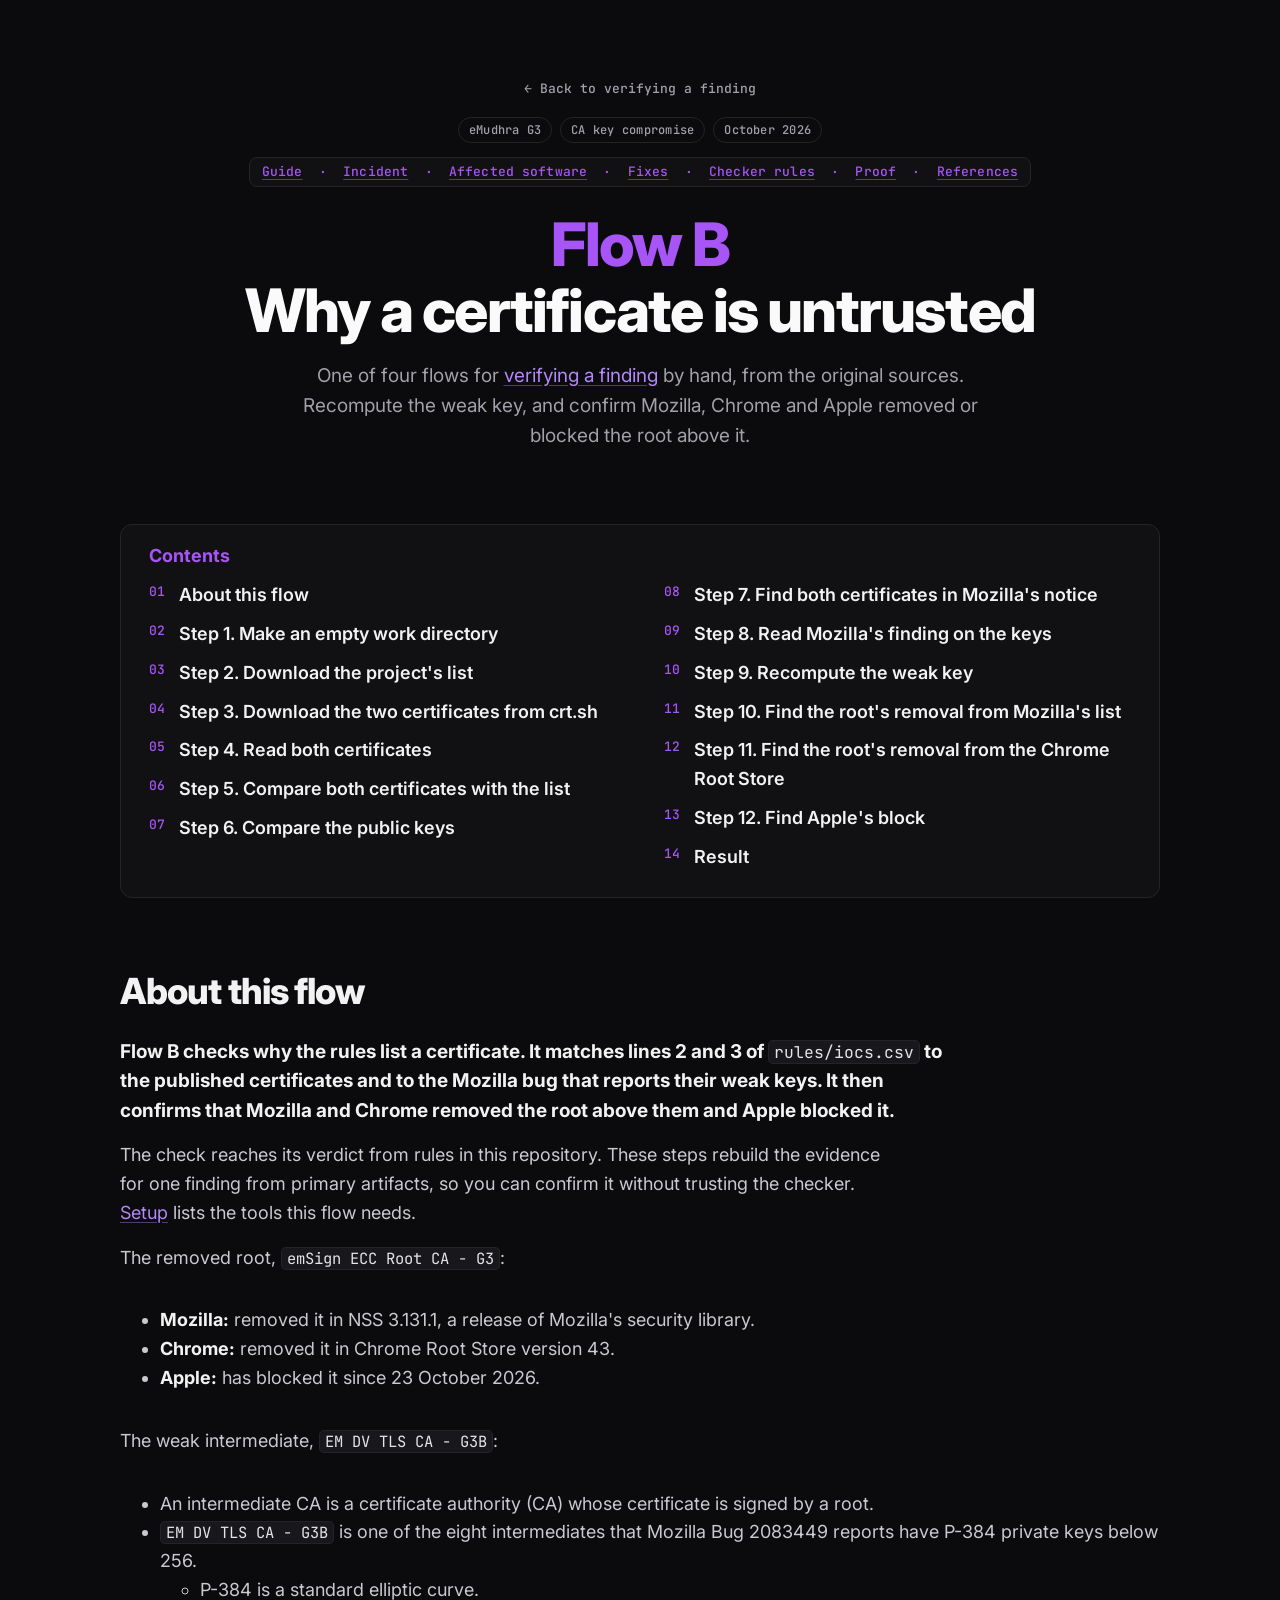
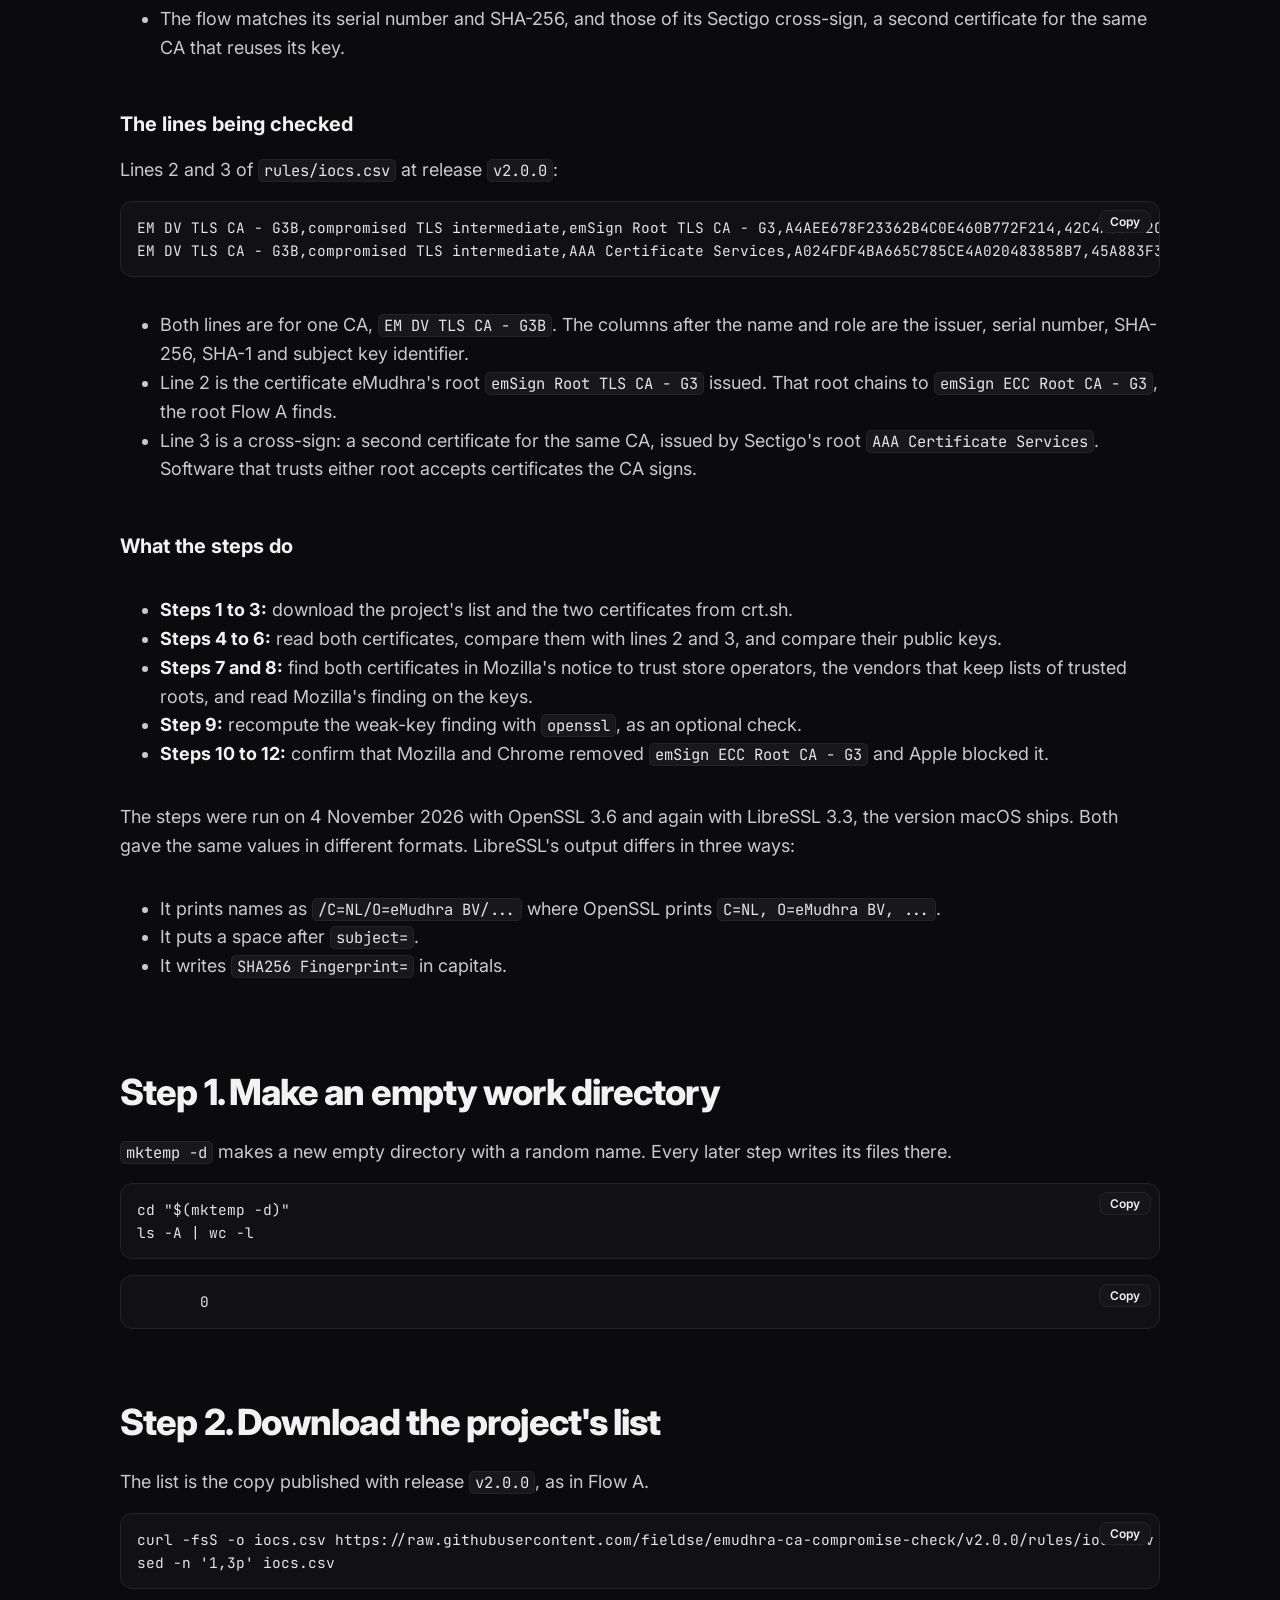
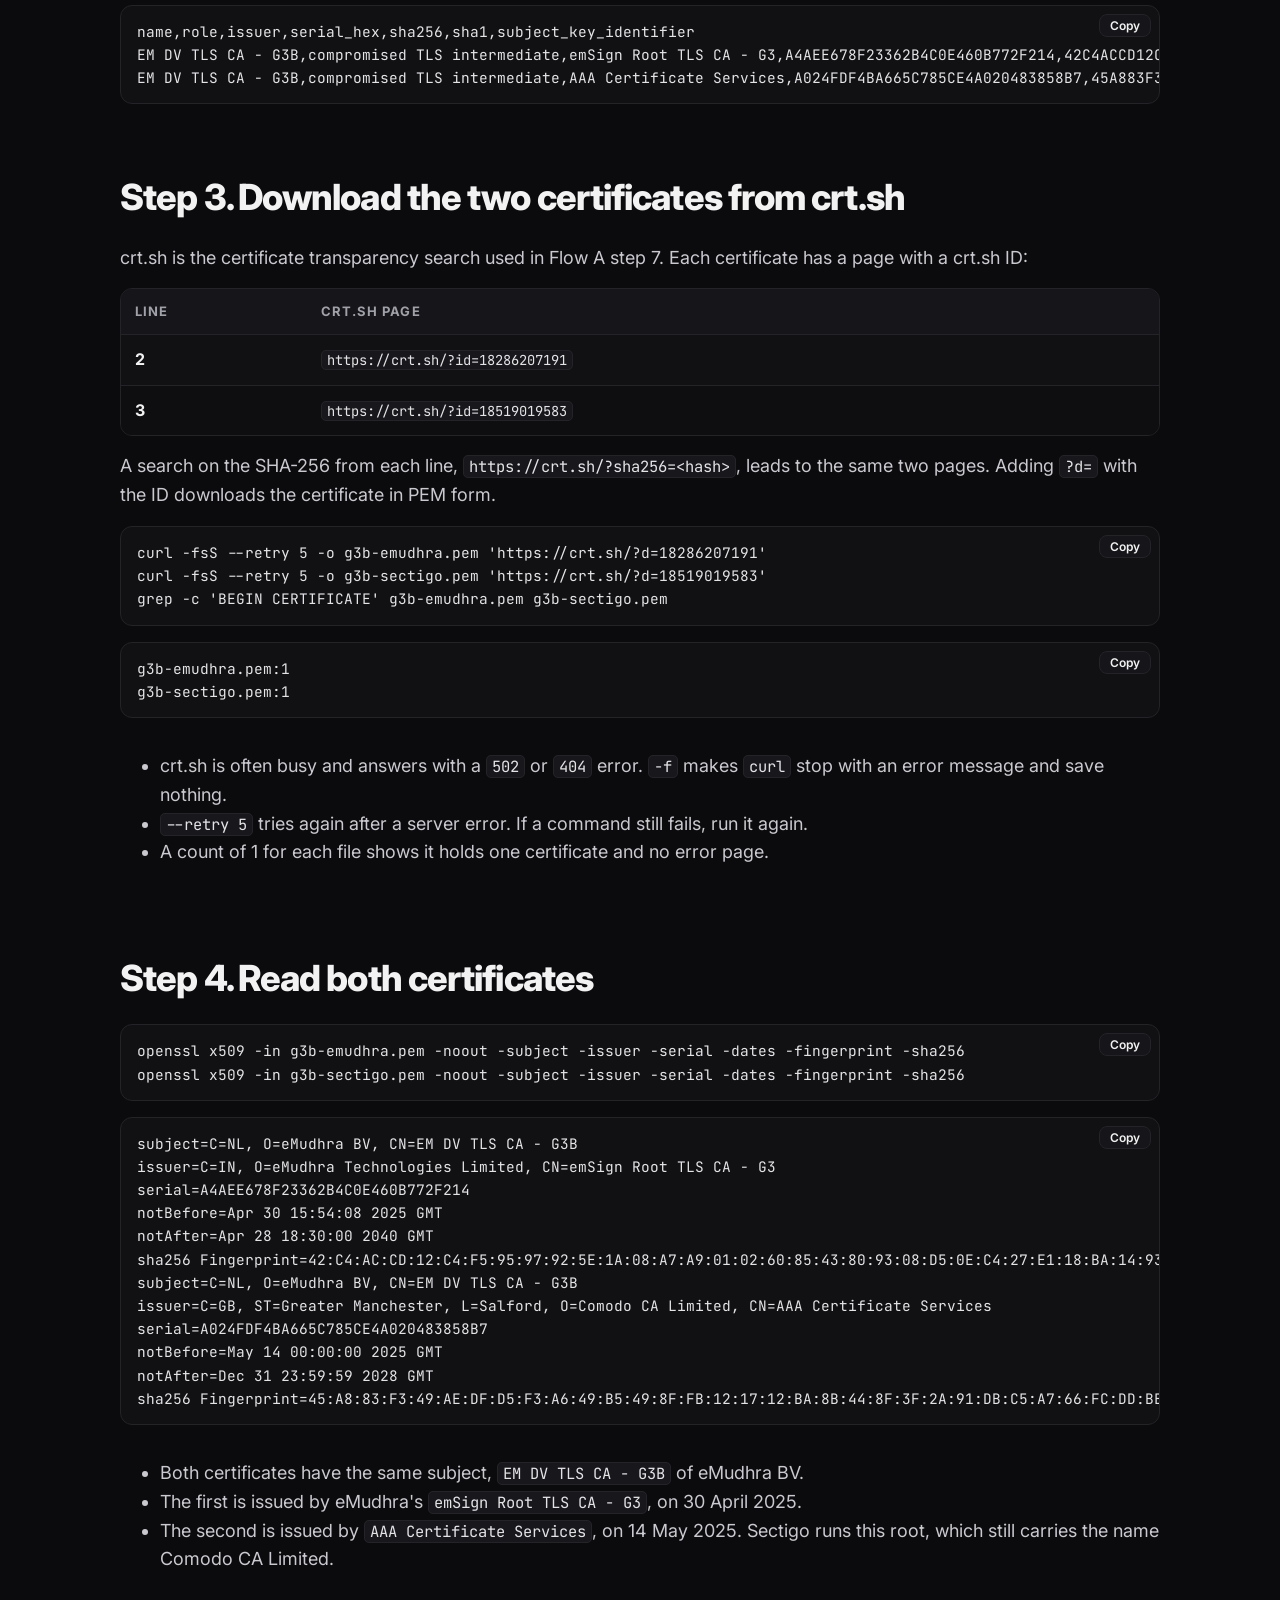
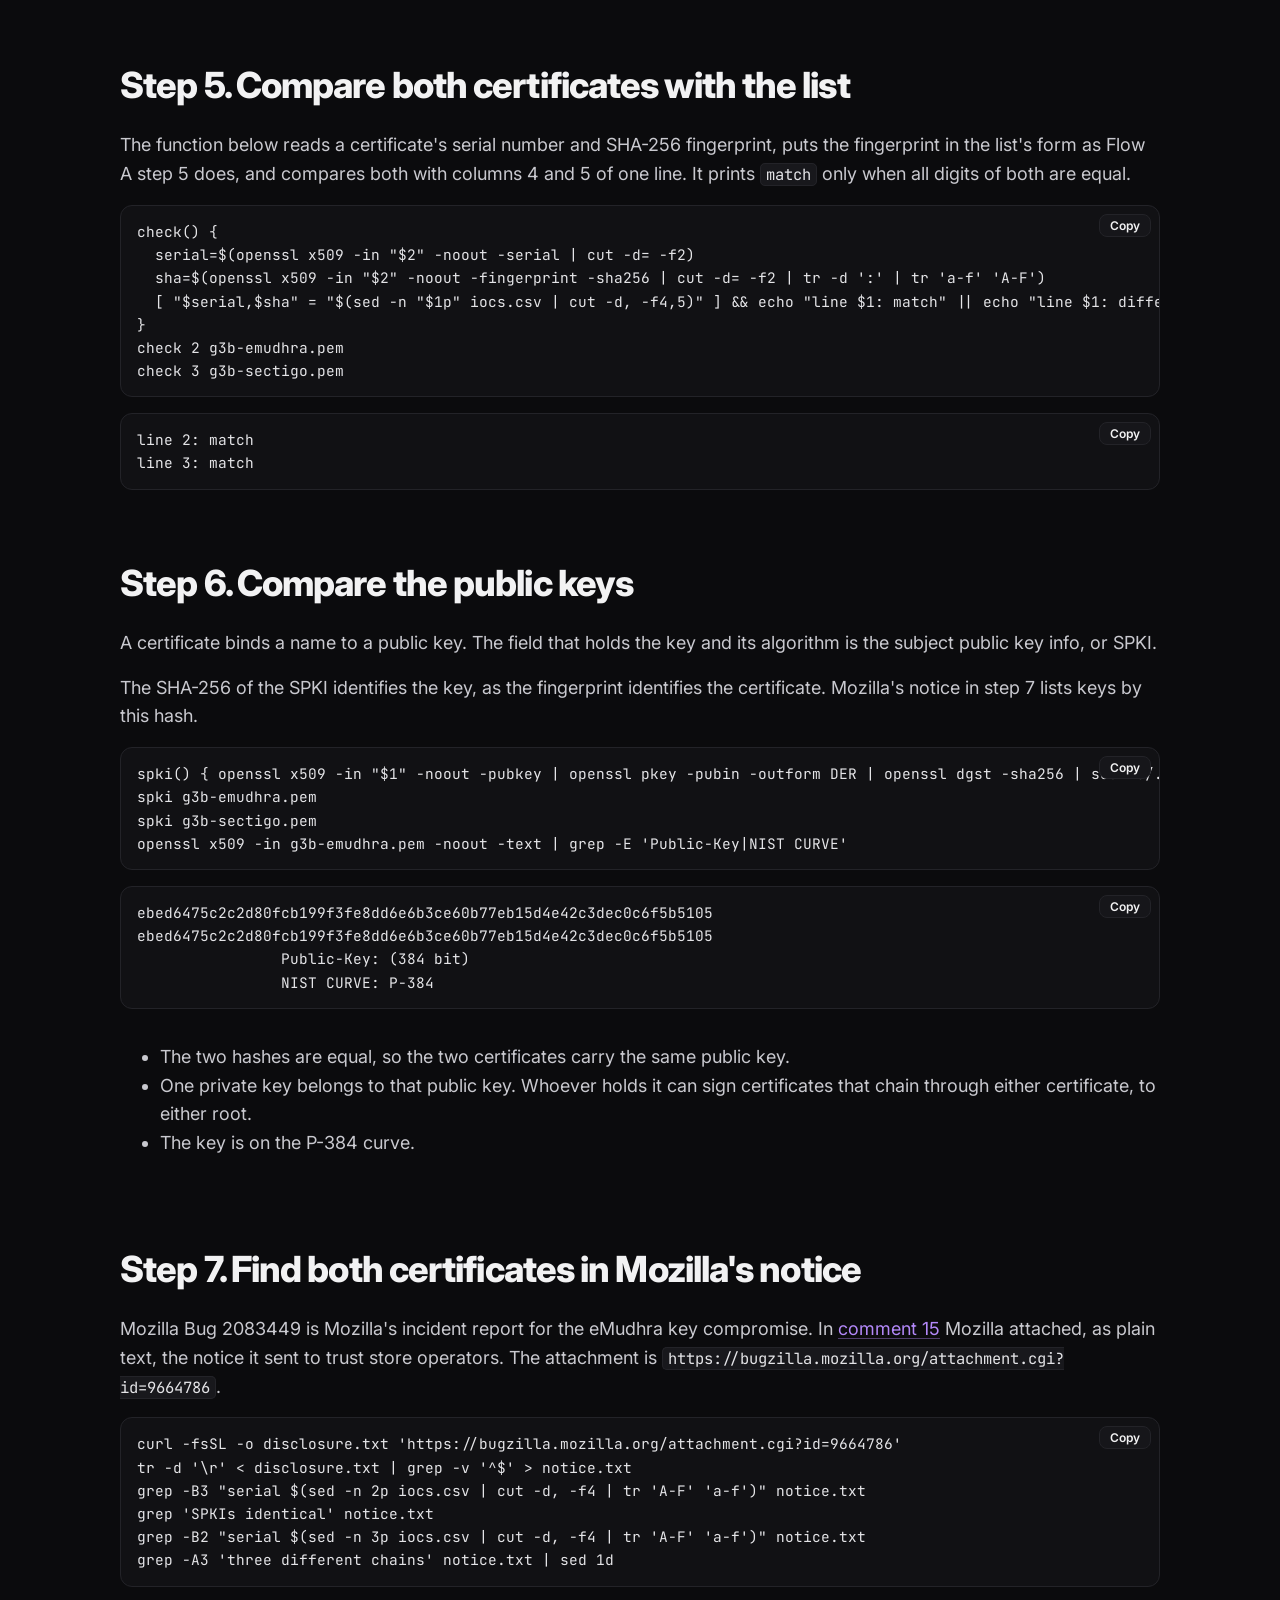
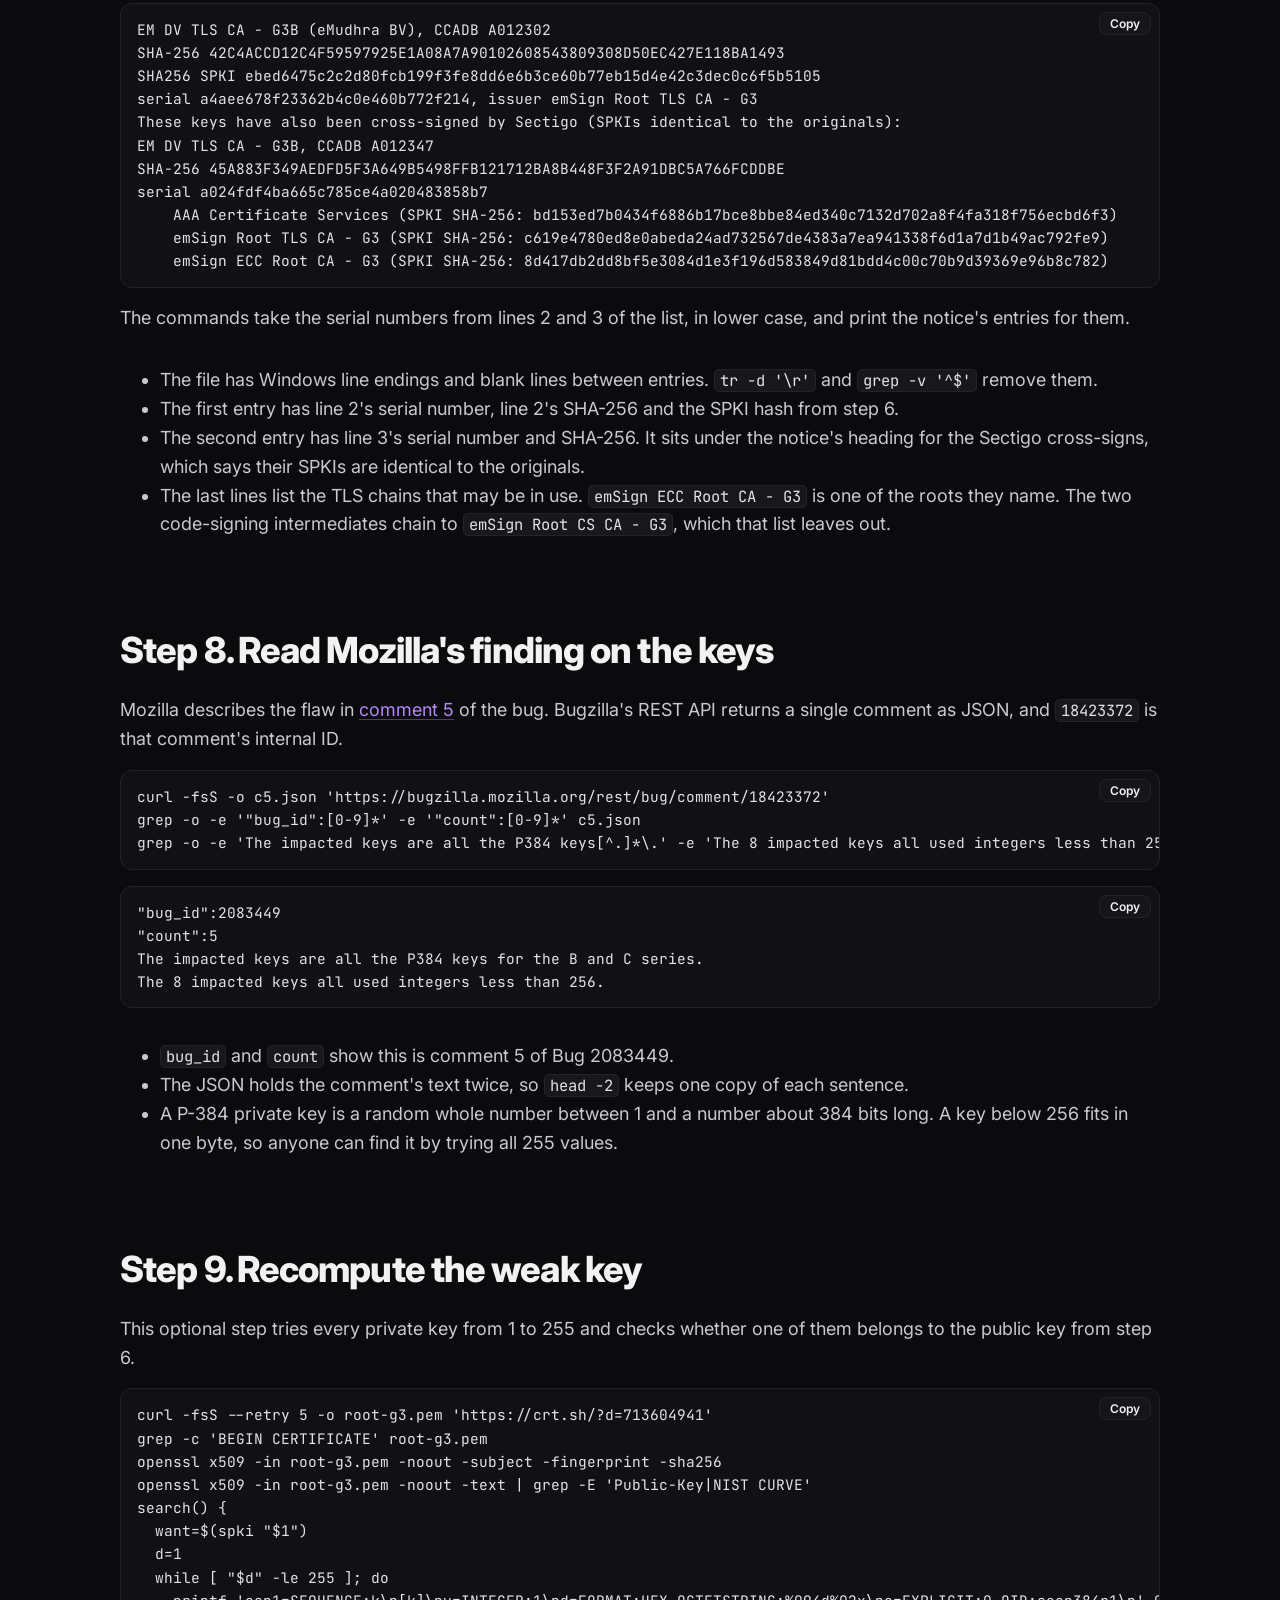
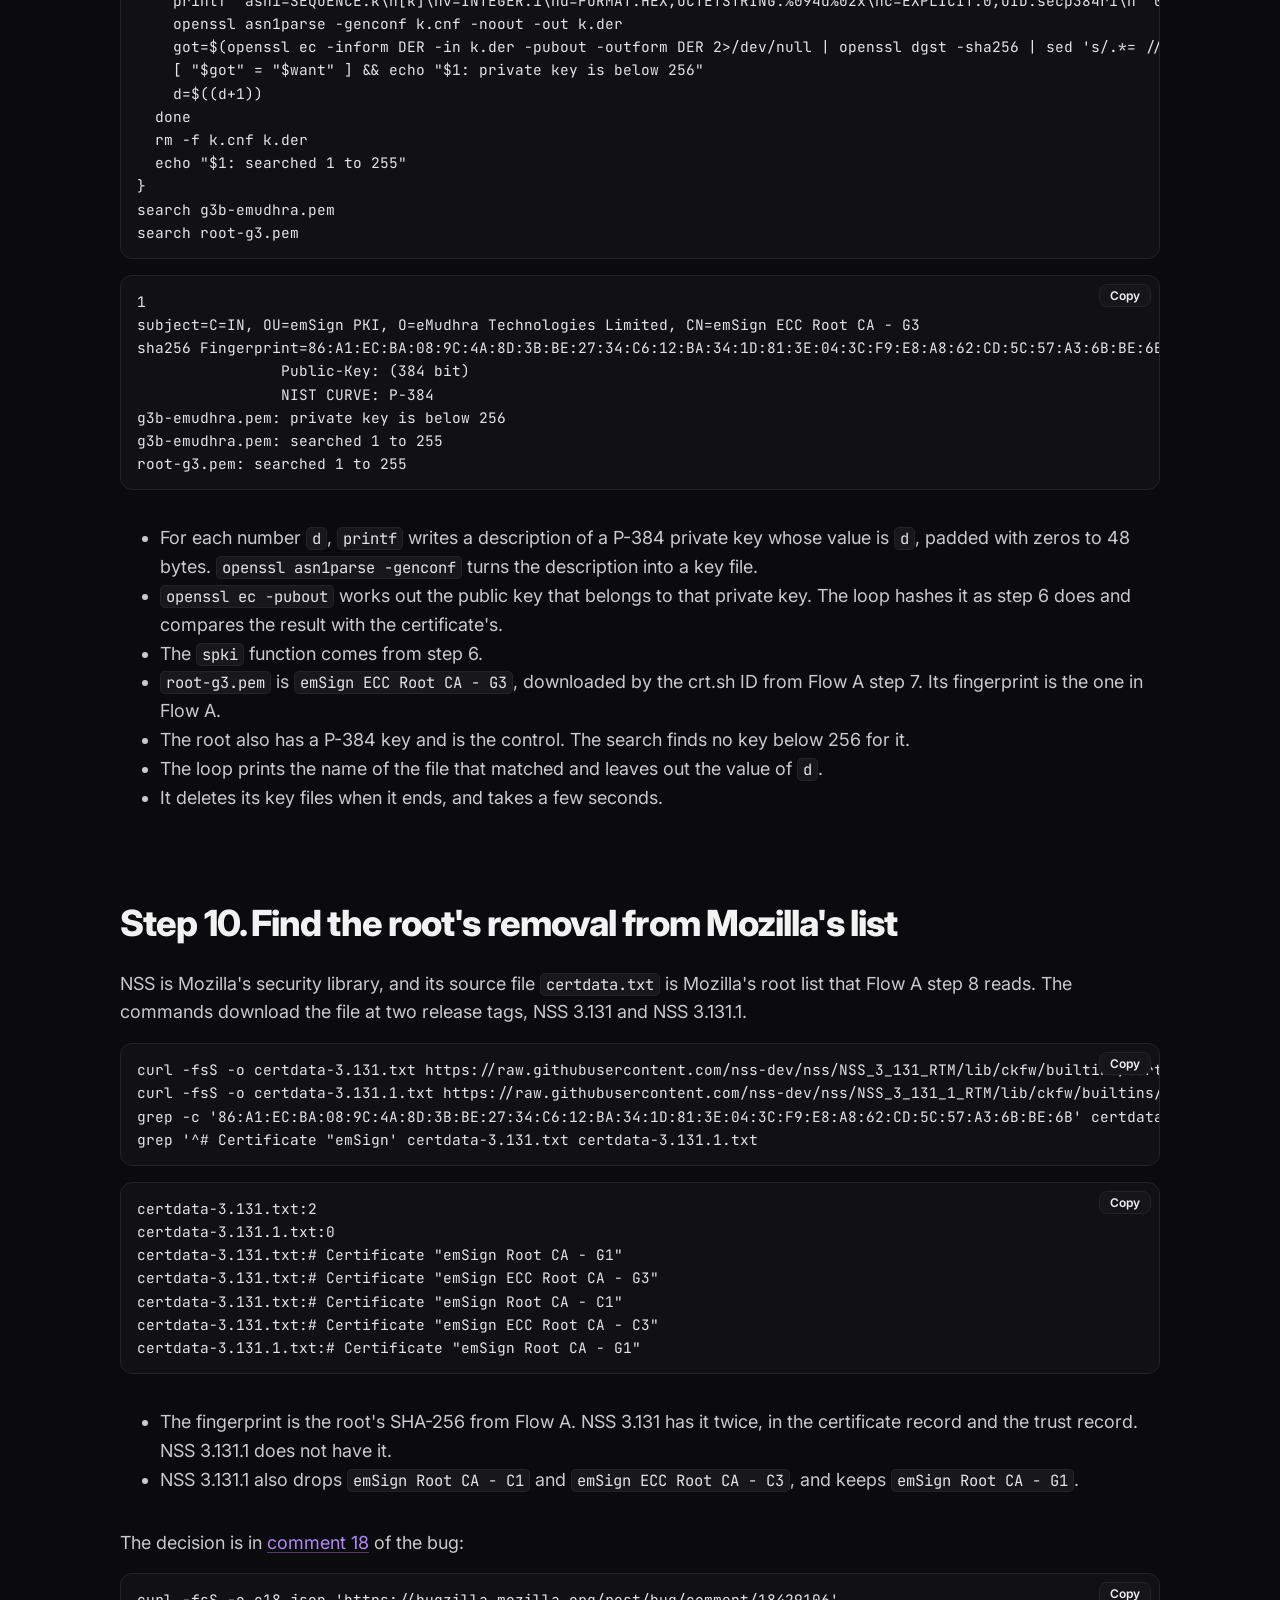
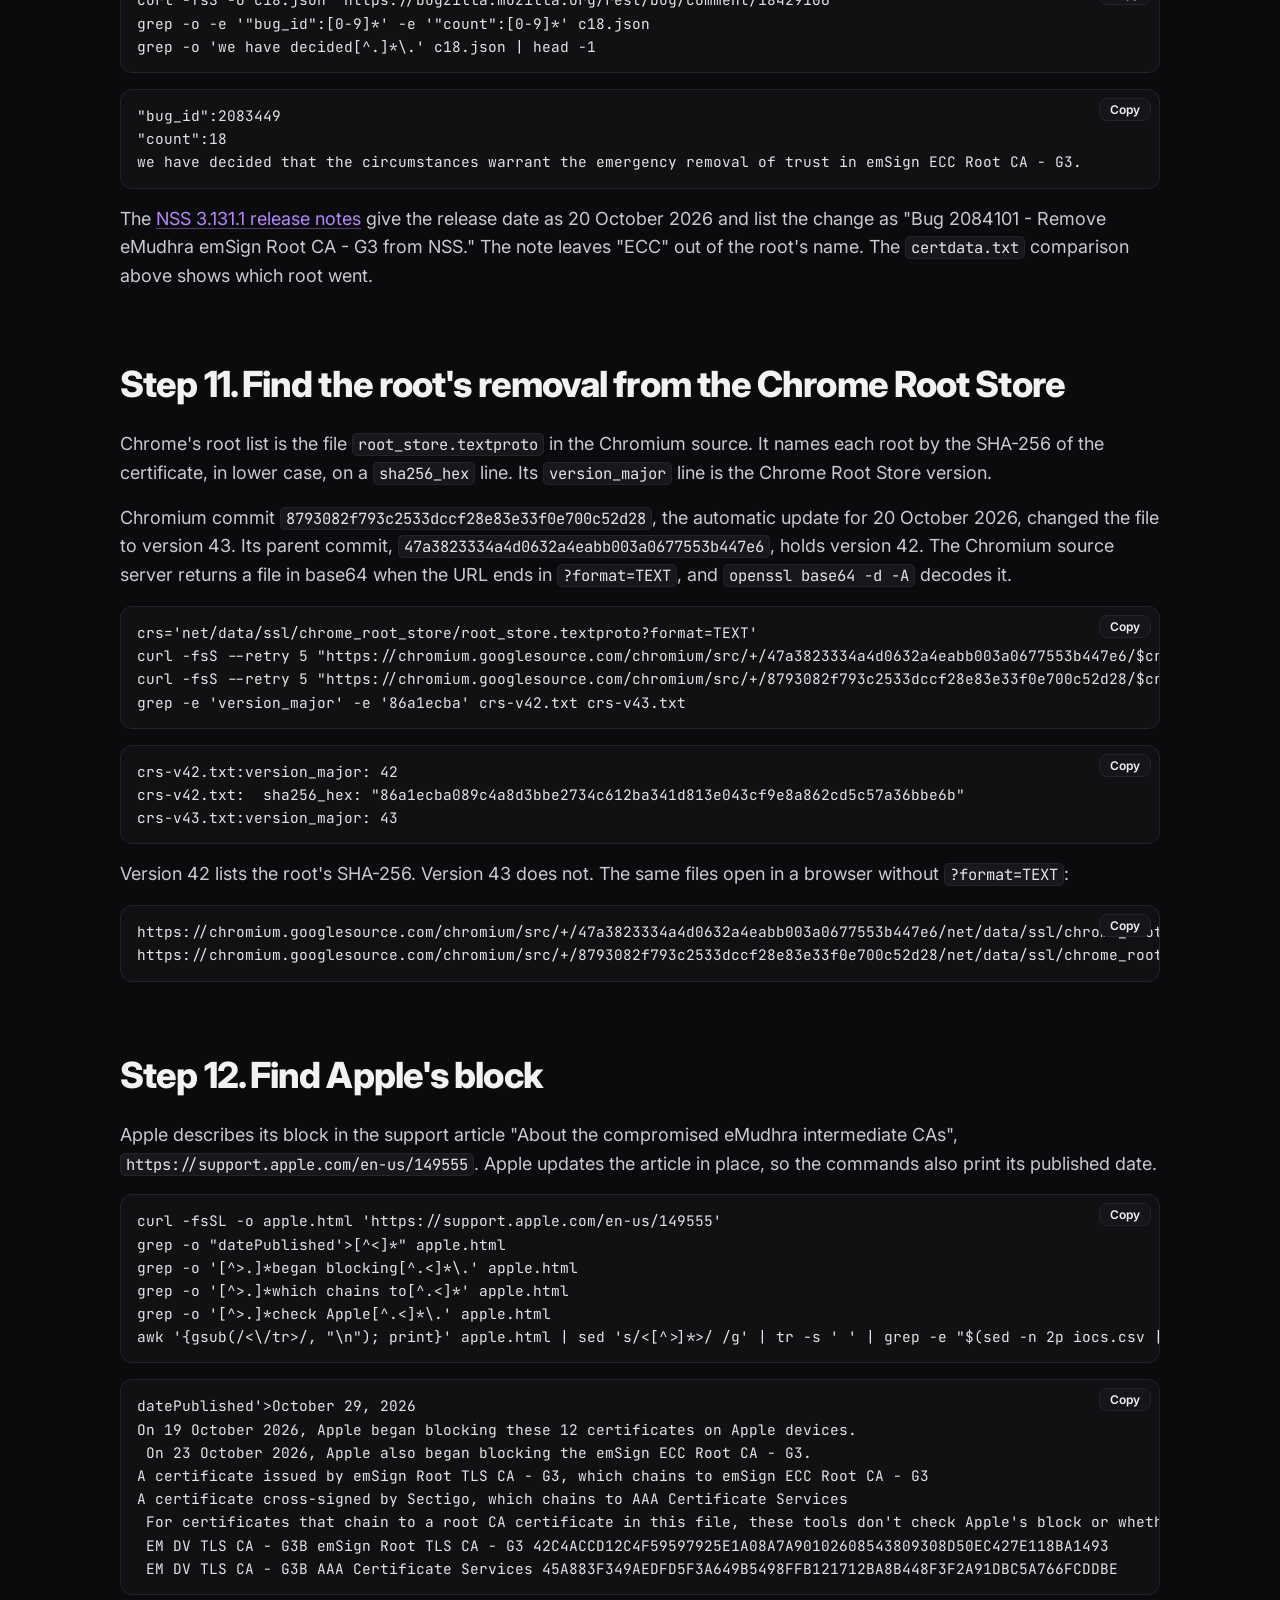
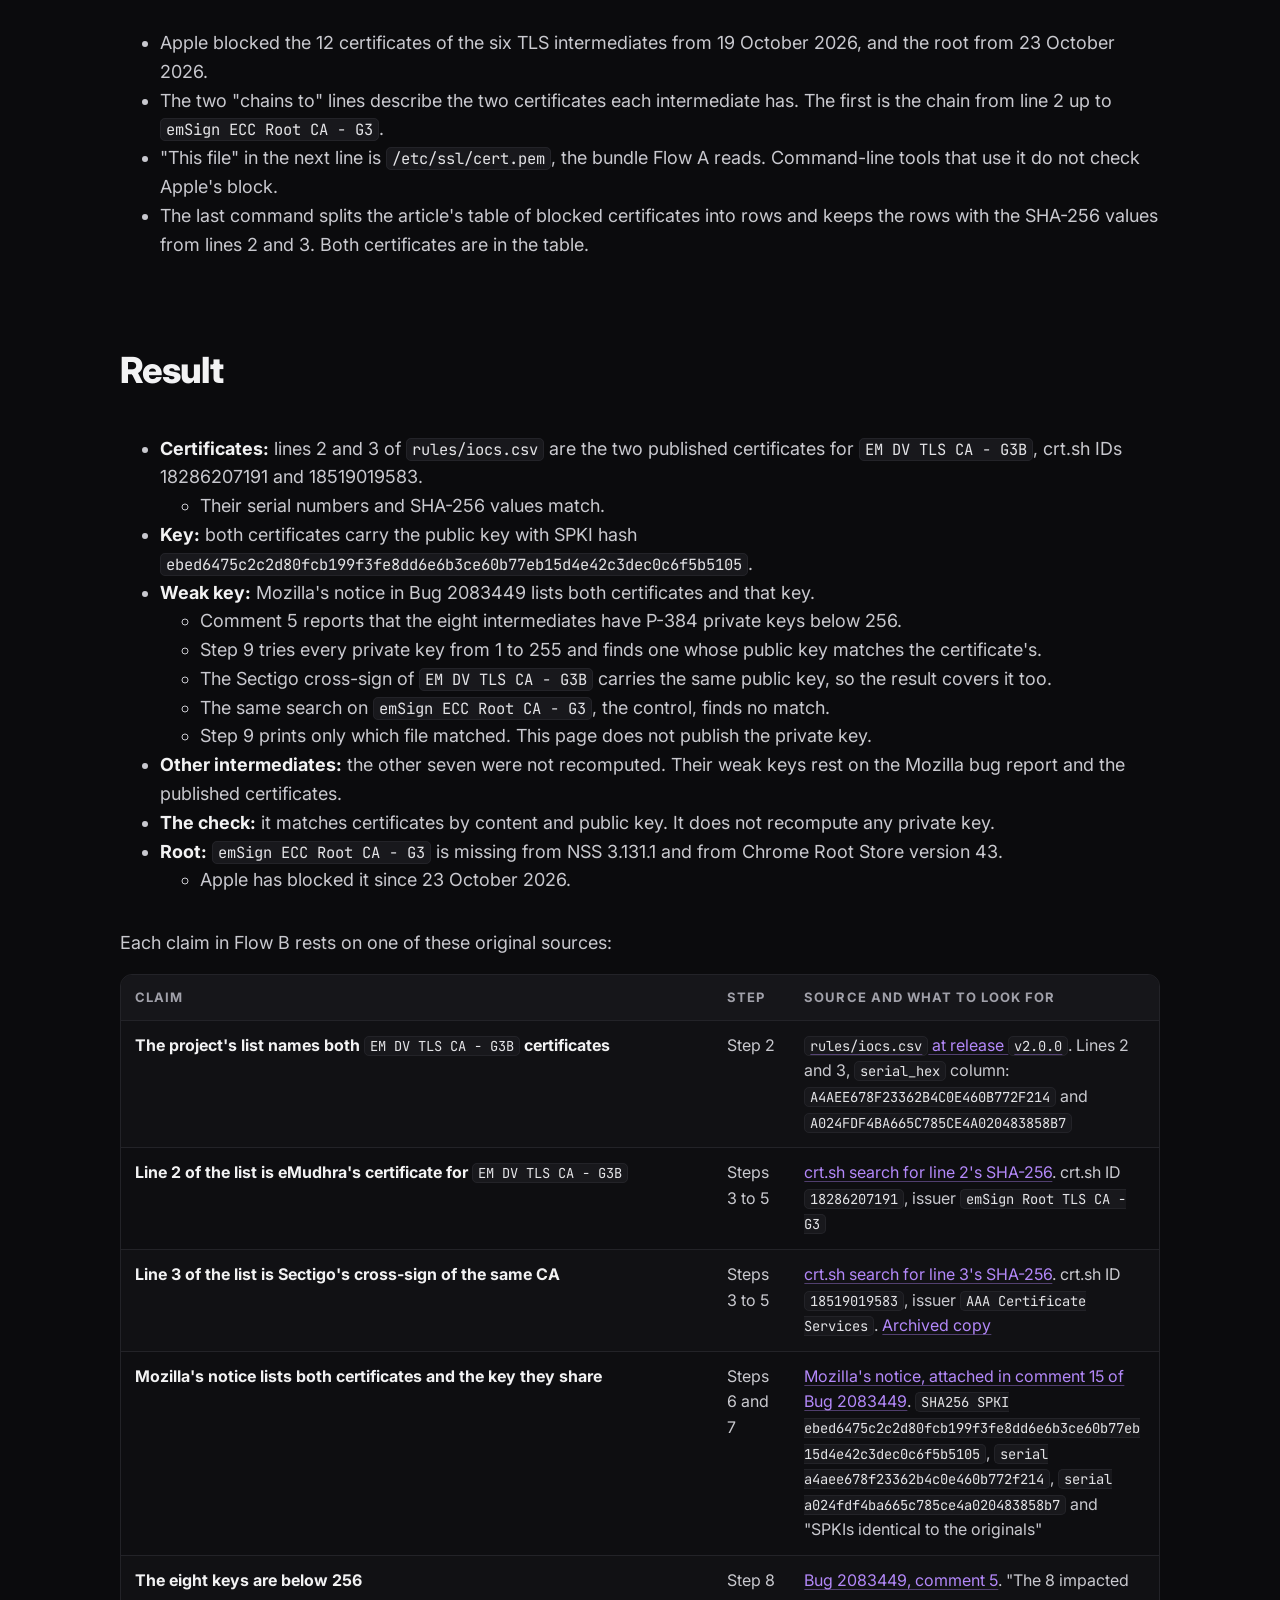
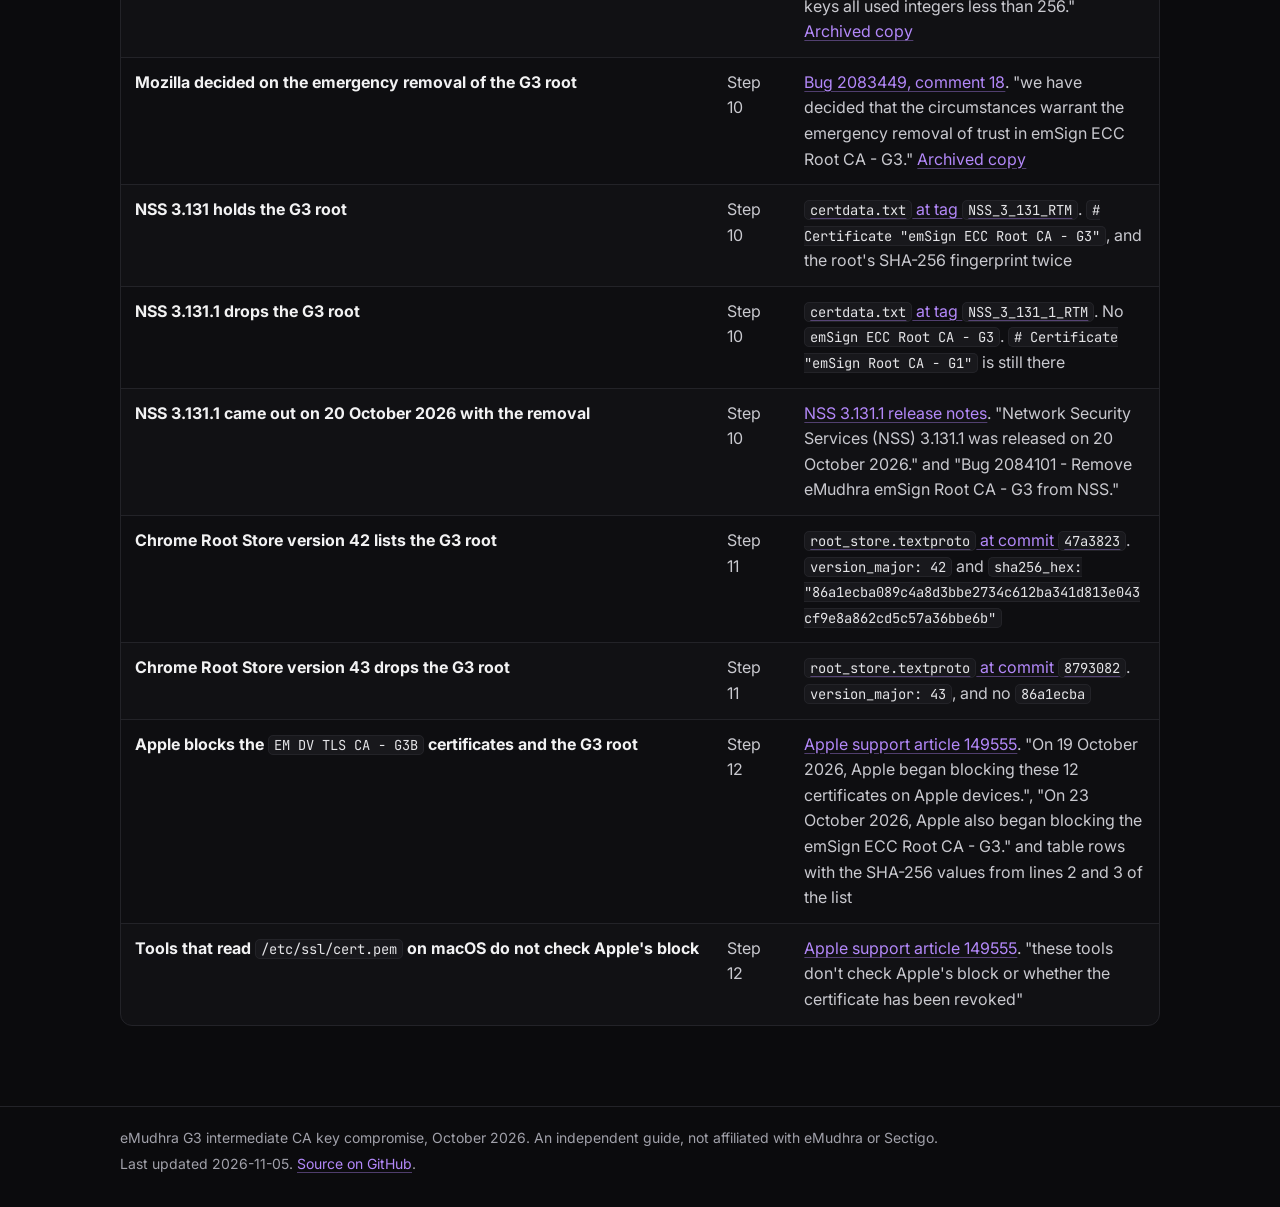
<file: proof-b.html>
<!doctype html>
<html lang="en">
<head>
<meta charset="utf-8">
<meta name="viewport" content="width=device-width, initial-scale=1">
<title>eMudhra G3 CA compromise: Flow B, why a certificate is untrusted</title>
<meta name="description" content="Flow B of verifying an eMudhra G3 checker finding by hand: recompute the weak key, and confirm mozilla, chrome and apple removed or blocked the root above it.">
<link rel="preconnect" href="https://fonts.googleapis.com">
<link rel="preconnect" href="https://fonts.gstatic.com" crossorigin>
<link rel="stylesheet" href="https://fonts.googleapis.com/css2?family=Inter:wght@400;500;600;700;800&family=JetBrains+Mono:wght@400;500;600&display=swap">
<style>
:root {
  /* Dark theme: flat near-black ground, zinc cards with faint borders, one purple accent. */
  --bg: #0b0b0d;
  --paper: #111114;
  --raised: #16161a;
  --ink: #f2f2f3;
  --body: #c9c9cf;
  --muted: #a1a1aa;
  --rule: #232328;
  --band: #0b0b0d;
  --band-ink: #fafafa;
  --band-muted: #a1a1aa;
  --link: #b388f9;
  --code-bg: #18181c;
  --primary: #a855f7;
  --bad: #f87171;
  --good: #4ade80;
  --limit: #fb923c;
  --stripe: #0e0e11;
  --sans: "Inter", -apple-system, BlinkMacSystemFont, "Segoe UI", Roboto, Arial, sans-serif;
  --mono: "JetBrains Mono", "Fira Code", ui-monospace, SFMono-Regular, Menlo, Consolas, monospace;
  color-scheme: dark;
}
* { box-sizing: border-box; }
html { -webkit-text-size-adjust: 100%; }
body { margin: 0; background: var(--bg); color: var(--ink); font: 16px/1.6 var(--sans); }
a { color: var(--link); }
a:focus-visible, button:focus-visible { outline: 2px solid var(--link); outline-offset: 2px; }
.wrap { max-width: 1080px; margin: 0 auto; padding-left: max(20px, env(safe-area-inset-left)); padding-right: max(20px, env(safe-area-inset-right)); }
.read { max-width: 70ch; }

/* Header band */
.band { background: var(--band); color: var(--band-ink); padding-block: 44px 40px; }
.band .ids { font: 600 13px/1.4 var(--mono); color: var(--band-muted); letter-spacing: 0.02em; margin: 0 0 14px; }
.band .ids b { color: var(--band-ink); font-weight: 600; }
.band h1 { margin: 0 0 14px; font-size: clamp(28px, 4.6vw, 42px); line-height: 1.12; font-weight: 700; letter-spacing: -0.015em; text-wrap: balance; }
.band p { margin: 0; font-size: 18px; color: var(--band-ink); max-width: 62ch; }

main { padding-block: 40px 56px; display: grid; gap: 44px; }
section { display: grid; gap: 16px; min-width: 0; }
h2 { margin: 0; font-size: 24px; line-height: 1.2; font-weight: 700; letter-spacing: -0.01em; padding-bottom: 8px; border-bottom: 2px solid var(--ink); }
h3 { margin: 0; font-size: 18px; font-weight: 700; }
p { margin: 0; }
.muted { color: var(--muted); }
code { font: 0.86em var(--mono); background: var(--code-bg); padding: 1px 4px; border-radius: 3px; overflow-wrap: anywhere; }

/* Introduction: label column beside bullets */
dl.intro { margin: 0; display: grid; grid-template-columns: 11rem 1fr; border-top: 1px solid var(--rule); }
dl.intro dt, dl.intro dd { margin: 0; padding: 14px 0; border-bottom: 1px solid var(--rule); }
dl.intro dt { font-weight: 700; padding-right: 20px; }
dl.intro ul { margin: 0; padding-left: 18px; display: grid; gap: 4px; }
@media (max-width: 640px) {
  dl.intro { grid-template-columns: 1fr; }
  dl.intro dt { border-bottom: 0; padding-bottom: 2px; }
  dl.intro dd { padding-top: 0; }
}

/* Check table */
.table-scroll { overflow-x: auto; border-top: 2px solid var(--ink); border-bottom: 1px solid var(--rule); }
table { border-collapse: collapse; width: 100%; min-width: 880px; font-size: 15px; background: var(--paper); }
th, td { text-align: left; vertical-align: top; padding: 12px 14px; border-bottom: 1px solid var(--rule); }
thead th { font-size: 13px; font-weight: 700; text-transform: uppercase; letter-spacing: 0.05em; color: var(--muted); background: var(--bg); }
tbody tr:nth-child(even) { background: var(--stripe); }
tbody tr:last-child td { border-bottom: 0; }
td:first-child { font-weight: 700; white-space: nowrap; }
td.check { min-width: 300px; }
.cmd { display: flex; align-items: flex-start; gap: 6px; background: var(--code-bg); border: 1px solid var(--rule); border-radius: 4px; padding: 8px 8px 8px 12px; margin-bottom: 6px; }
.cmd:last-of-type { margin-bottom: 0; }
.cmd code { flex: 1; min-width: 0; background: none; padding: 0; font-size: 13px; line-height: 1.5; white-space: pre-wrap; overflow-wrap: anywhere; }
.cmd .copy { flex: none; display: grid; place-items: center; width: 26px; height: 26px; margin: -3px 0; border: 1px solid transparent; border-radius: 4px; background: none; color: var(--muted); cursor: pointer; }
.cmd .copy:hover { color: var(--ink); border-color: var(--rule); background: var(--paper); }
.cmd .copy.done { color: var(--good); }
td.bad { color: var(--bad); font-variant-numeric: tabular-nums; }
td.good { color: var(--good); font-variant-numeric: tabular-nums; }
td.bad code, td.good code { color: var(--ink); }
td.bad ul, td.good ul { margin: 0; padding-left: 16px; display: grid; gap: 3px; }

ul.notes { margin: 0; padding-left: 18px; display: grid; gap: 8px; max-width: 80ch; }

/* Code blocks */
.code { position: relative; background: var(--code-bg); border-left: 3px solid var(--band); min-width: 0; }
.code pre { margin: 0; padding: 14px 16px; overflow-x: auto; font: 13.5px/1.6 var(--mono); }
.code button {
  position: absolute; top: 8px; right: 8px; font: 600 12px var(--sans);
  background: var(--paper); color: var(--ink); border: 1px solid var(--rule); border-radius: 3px;
  padding: 3px 10px; cursor: pointer;
}
.code button:hover { border-color: var(--ink); }

dl.levels { margin: 0; display: grid; grid-template-columns: auto 1fr; gap: 6px 14px; }
dl.levels dt { font: 700 13px/1.6 var(--mono); }
dl.levels dt.fail { color: var(--bad); }
dl.levels dd { margin: 0; }

ul.sources { margin: 0; padding-left: 18px; display: grid; gap: 4px; columns: 2; column-gap: 32px; }
ul.sources li { break-inside: avoid; }
@media (max-width: 640px) { ul.sources { columns: 1; } }

ul.resources { margin: 0; padding: 0; list-style: none; display: grid; grid-template-columns: repeat(auto-fill, minmax(min(100%, 320px), 1fr)); gap: 0 32px; }
ul.resources li { display: grid; gap: 2px; padding: 12px 0; border-bottom: 1px solid var(--rule); min-width: 0; }
ul.resources a { font-weight: 600; }
ul.resources span { color: var(--muted); font-size: 14px; }

.toc ol { margin: 0; padding-left: 20px; display: grid; gap: 10px; }
.toc li a { font-weight: 700; }
.toc li span { display: block; color: var(--muted); font-size: 14px; }
.toc h2 { font-size: 13px; text-transform: uppercase; letter-spacing: 0.1em; color: var(--muted); border-bottom: 0; padding-bottom: 0; margin-bottom: 8px; }
.toc ol { display: block; columns: 2; column-gap: 40px; }
.toc li { break-inside: avoid; padding: 3px 0; }
.toc li span { display: none; }
@media (max-width: 640px) { .toc ol { columns: 1; } }
[id] { scroll-margin-top: 16px; }
.nw { white-space: nowrap; }
.src { font-size: 14px; }
.src a { display: inline-flex; align-items: center; gap: 6px; font-weight: 600; }
.back { display: inline-block; margin-bottom: 16px; color: var(--band-muted); font-size: 14px; text-decoration: none; }
.back:hover { color: var(--band-ink); text-decoration: underline; }
footer .wrap { display: grid; gap: 4px; }
footer { border-top: 1px solid var(--rule); padding-block: 20px 32px; font-size: 14px; color: var(--muted); }

@media print {
  .band { background: none; color: #000; padding-block: 0 16px; border-bottom: 2px solid #000; }
  .band .ids, .band p, .band .ids b { color: #000; }
  .code button { display: none; }
  .table-scroll { overflow: visible; }
  table { min-width: 0; font-size: 11px; }
  a { color: #000; }
}

/* Page treatment: centered hero, mono eyebrow pills, purple highlight word, rounded bordered cards. */
body { color: var(--body); font-size: 18px; }
table, table.list { font-size: 16px; }
.cmd code, .code pre { font-size: 14.5px; }
strong, b, td:first-child, dt, h1, h2, h3 { color: var(--ink); }
.band { background: none; padding-block: 80px 24px; text-align: center; }
.band .wrap { display: flex; flex-direction: column; align-items: center; }
.band .ids { display: inline-block; margin: 0; padding: 4px 12px; border: 1px solid var(--rule); border-radius: 8px; background: var(--paper);
  font: 500 13px/1.5 var(--mono); color: var(--primary); letter-spacing: 0.01em; }
.band .ids { max-width: none; white-space: nowrap; }
@media (max-width: 640px) { .band .ids { white-space: normal; } }
.band .ids b, .band .ids a { color: var(--primary); font-weight: 500; }
.band .tags { display: flex; flex-wrap: wrap; justify-content: center; gap: 8px; margin: 0 0 14px; }
.band .tags span { padding: 3px 10px; border: 1px solid var(--rule); border-radius: 999px; font: 500 12px/1.5 var(--mono); color: var(--muted); letter-spacing: 0.02em; }
.band h1 { margin: 24px 0 18px; font-size: clamp(30px, calc((100vw - 48px) / 18), 60px); font-weight: 800; letter-spacing: -0.03em; line-height: 1.1; color: var(--band-ink); max-width: none; }
.band .wrap { max-width: 1440px; }
.band p:not(.ids):not(.tags) { color: var(--muted); font-size: 19px; line-height: 1.6; max-width: 58ch; margin: 0 auto; }
.hl { color: var(--primary); }
main { gap: 72px; padding-block: 48px 80px; }
h2 { border-bottom: 0; padding-bottom: 0; font-size: clamp(26px, 3.4vw, 36px); font-weight: 800; letter-spacing: -0.025em; }
h2[data-eyebrow]::before { content: attr(data-eyebrow); display: block; width: fit-content; margin-bottom: 16px; padding: 3px 12px;
  border: 1px solid var(--rule); border-radius: 8px; background: var(--paper); font: 500 13px/1.5 var(--mono); color: var(--primary); letter-spacing: 0.01em; }
h3 { font-size: 20px; }
.muted { color: var(--muted); }
a { color: var(--link); text-decoration-color: rgba(179, 136, 249, .4); text-underline-offset: 3px; }
a:hover { text-decoration-color: currentColor; }
code { background: var(--code-bg); color: #e4e4e7; border: 1px solid var(--rule); border-radius: 5px; padding: 0 5px; }

/* Introduction as one card, labels as spaced capitals */
dl.intro { border: 1px solid var(--rule); border-radius: 12px; background: var(--paper); padding: 4px 28px; }
dl.intro dt, dl.intro dd { border-color: var(--rule); padding-block: 20px; }
dl.intro > :nth-last-child(-n+2) { border-bottom: 0; }
dl.intro dt { font-size: 12px; font-weight: 700; letter-spacing: 0.12em; text-transform: uppercase; color: var(--primary); padding-top: 24px; }
dl.intro li::marker { color: var(--primary); }

/* Tables in rounded cards */
.table-scroll { border: 1px solid var(--rule); border-radius: 12px; background: var(--paper); }
table, table.matrix, table.list { background: transparent; }
thead th, .matrix thead th, .list thead th { background: var(--raised); color: var(--muted); letter-spacing: 0.08em; }
th, td { border-color: var(--rule); }
tbody tr:nth-child(even) { background: var(--stripe); }
.cmd { background: var(--code-bg); border-color: var(--rule); border-radius: 8px; }
.cmd .copy:hover { background: var(--raised); border-color: var(--rule); }
td.bad { color: var(--bad); }
td.good { color: var(--good); }

/* Code blocks */
.code { background: var(--paper); border: 1px solid var(--rule); border-radius: 12px; }
.code pre { color: #e4e4e7; }
.code button { background: var(--raised); color: var(--ink); border: 1px solid var(--rule); border-radius: 8px; }
.code button:hover { border-color: var(--primary); box-shadow: 0 0 16px rgba(168, 85, 247, .3); }
dl.levels dt { color: var(--limit); }
dl.levels dt.fail { color: var(--bad); }

ul.resources li { border-color: var(--rule); }
ul.sources li::marker, ul.notes li::marker, ul.plain li::marker { color: var(--primary); }

/* Tests page */
.facts { display: grid; grid-template-columns: repeat(4, minmax(0, 1fr)); gap: 16px; border: 0; padding: 0; }
.facts div { border: 1px solid var(--rule); border-radius: 12px; background: var(--paper); padding: 26px 16px; text-align: center; justify-items: center; }
.facts b { font-size: 42px; font-weight: 800; letter-spacing: -0.02em; color: var(--primary); }
.facts div:nth-child(2) b { color: var(--good); }
.facts div:nth-child(3) b { color: var(--limit); }
.facts span { color: var(--muted); font-size: 15px; }
@media (max-width: 640px) { .facts { grid-template-columns: repeat(2, minmax(0, 1fr)); } }
nav.toc { border: 1px solid var(--rule); border-radius: 12px; background: var(--paper); padding: 20px 28px; max-width: none; }
nav.toc h2 { font-size: 12px; font-weight: 700; letter-spacing: 0.12em; text-transform: uppercase; color: var(--primary); margin-bottom: 10px; }
nav.toc ol { display: block; list-style: none; padding-left: 0; columns: 2; column-gap: 48px; counter-reset: toc; }
nav.toc li { counter-increment: toc; display: flex; gap: 14px; padding: 5px 0; break-inside: avoid; }
nav.toc li::before { content: counter(toc, decimal-leading-zero); font: 500 13px/1.75 var(--mono); color: var(--primary); }
nav.toc li > a { color: var(--ink); font-weight: 600; text-decoration: none; }
nav.toc li > a:hover { color: var(--primary); }
nav.toc li span { display: none; }
@media (max-width: 640px) { nav.toc ol { columns: 1; } }
.band .back { margin-bottom: 20px; font: 500 13px var(--mono); color: var(--muted); }
.band .back:hover { color: var(--primary); }
.matrix tbody th { background: var(--paper); color: var(--ink); }
.matrix tbody tr:nth-child(even) th, .matrix tbody tr:nth-child(even) td { background: var(--stripe); }
.matrix thead th.grp { color: var(--primary); }
.list tr.grp th { background: var(--raised); color: var(--primary); }
.list td.tid { color: var(--ink); }
.dot.limit { background: var(--limit); }

.src { margin: 0; }
.src a { display: inline-flex; align-items: center; gap: 8px; }
.src a { padding: 6px 14px; border: 1px solid var(--rule); border-radius: 8px; background: var(--raised); color: var(--ink); font-weight: 600; font-size: 14px; text-decoration: none; }
.src a:hover { border-color: var(--primary); box-shadow: 0 0 16px rgba(168, 85, 247, .3); }
/* Call to action box */
.cta { border: 1px solid rgba(168, 85, 247, .35); border-radius: 12px; padding: 32px;
  background: linear-gradient(135deg, rgba(168, 85, 247, .2) 0%, rgba(168, 85, 247, .06) 60%, rgba(168, 85, 247, .02) 100%), var(--paper);
  display: grid; gap: 14px; }
.cta .label { font-size: 12px; font-weight: 700; letter-spacing: 0.12em; text-transform: uppercase; color: var(--primary); }
.cta h3 { margin: 0; font-size: 28px; font-weight: 800; letter-spacing: -0.02em; }
.cta p { margin: 0; max-width: 62ch; color: var(--body); }
.cta .actions { display: flex; flex-wrap: wrap; gap: 12px; margin-top: 6px; }
.cta .btn { display: inline-flex; align-items: center; gap: 8px; padding: 10px 18px; border-radius: 8px; font-weight: 600; font-size: 15px; text-decoration: none; }
.cta .btn-primary { background: linear-gradient(135deg, #a855f7, #c96ef7); border: 1px solid #be5eed; color: #fff; box-shadow: 0 0 20px rgba(168, 85, 247, .3); }
.cta .btn-primary:hover { box-shadow: 0 0 28px rgba(168, 85, 247, .5); }
.cta .btn-ghost { border: 1px solid var(--rule); background: var(--raised); color: var(--ink); }
.cta .btn-ghost:hover { border-color: var(--primary); }
footer { border-color: var(--rule); color: var(--muted); }
@media print { .band h1, h2, .hl { color: #000; } h2[data-eyebrow]::before { display: none; } }

/* List tables (checks and references pages) */
table.list { border-collapse: collapse; width: 100%; min-width: 860px; font-size: 14.5px; background: var(--paper); }
.list th, .list td { text-align: left; vertical-align: top; padding: 9px 12px; border-bottom: 1px solid var(--rule); }
.list thead th { font-size: 13px; font-weight: 700; text-transform: uppercase; letter-spacing: 0.05em; color: var(--muted); background: var(--bg); }
.list tr.grp th { background: var(--stripe); font: 700 12px var(--mono); text-transform: uppercase; letter-spacing: 0.05em; padding-top: 14px; }
.list td.tid { font: 700 14px var(--mono); white-space: nowrap; }
.list td.tid span { display: block; font-weight: 400; font-size: 12px; color: var(--muted); }
.list td.cks { font: 12.5px var(--mono); color: var(--muted); white-space: nowrap; }
.list td.res { font-weight: 700; white-space: nowrap; }
.list td.res.pass { color: var(--good); }
.list td.res.gap { color: var(--bad); }
.list td.res.limit { color: var(--limit); }
.list tr.grp th { background: var(--raised); color: var(--primary); }
.list td.tid { color: var(--ink); }

/* References page */
table.list.refs-table { min-width: 1100px; font-size: 15px; }
.refs-table td.tid a { color: var(--ink); text-decoration: none; }
.refs-table td.tid a:hover { color: var(--primary); }
.refs-table td.stk { font-weight: 600; color: var(--ink); min-width: 160px; }
.refs-table td.val { min-width: 220px; }
.refs-table td.note { color: var(--muted); font-size: 14px; min-width: 180px; }
.refs-table ol.refs { margin: 0; padding-left: 22px; display: grid; gap: 3px; font-size: 14px; min-width: 220px; }
.refs-table ol.refs li::marker { color: var(--primary); font: 500 12px var(--mono); }
.refs-table tr:target td { background: rgba(168, 85, 247, .12); }
nav.toc li small { margin-left: auto; font: 500 13px/1.75 var(--mono); color: var(--muted); white-space: nowrap; }

/* eMudhra pages: inline reference links, status chips, the checks table and the fingerprint table. */
.rl { font: 500 0.74em var(--mono); color: var(--muted); white-space: nowrap; }
.rl a { text-decoration: none; }
.rl a:hover { text-decoration: underline; }
.chip { display: inline-block; margin-bottom: 6px; padding: 1px 8px; border: 1px solid; border-radius: 6px; font: 600 12px/1.6 var(--mono); white-space: nowrap; }
.chip.unfixed { color: var(--bad); border-color: rgba(248, 113, 113, .45); background: rgba(248, 113, 113, .08); }
.chip.partial { color: var(--limit); border-color: rgba(251, 146, 60, .45); background: rgba(251, 146, 60, .08); }
.chip.os { color: var(--muted); border-color: var(--rule); background: var(--raised); }
table.list.checks { min-width: 1280px; font-size: 15px; }
.checks td { padding: 12px 12px; }
.checks td.item { font-weight: 700; color: var(--ink); white-space: normal; min-width: 150px; }
.checks td.where { min-width: 170px; font-size: 14px; }
.checks td.check { min-width: 320px; }
.checks td.check .muted { display: block; margin-top: 4px; font-size: 13.5px; }
.checks td.bad, .checks td.good { min-width: 160px; font-size: 14.5px; }
.checks td.aaa { min-width: 170px; font-size: 14px; color: var(--body); }
.checks td.rf, .fps td.rf { font: 500 13px var(--mono); white-space: nowrap; }
.checks td.rf a, .fps td.rf a { display: block; text-decoration: none; }
.checks td.bad ul, .checks td.good ul { margin: 0; padding-left: 16px; display: grid; gap: 3px; }
.checks tr:target td { background: rgba(168, 85, 247, .12); }
table.list.fps { min-width: 720px; font-size: 15px; }
.fps td:first-child { white-space: normal; }
.fps td.fp code { font-size: 12.5px; overflow-wrap: anywhere; }
.refs-table td.dt { font: 500 13px var(--mono); white-space: nowrap; color: var(--muted); }
.refs-table ol.refs li .meta { display: block; color: var(--muted); font-size: 13px; }
.refs-table td.note strong { color: var(--limit); }
.facts div:nth-child(4) b { color: var(--bad); }
section.area { display: grid; gap: 12px; }
section.area h3 { margin-top: 8px; }
p.more a { font-weight: 600; font-size: 15px; }
#manual > .read { max-width: 70ch; }

/* Reading layout: quiet reference tags, sentence-case labels, lead-then-detail lists, compact tables with a Refs column. */
.rl a { color: var(--muted); }
.rl a:hover { color: var(--link); }
dl.intro dt { font-size: 18px; letter-spacing: 0; text-transform: none; padding-top: 22px; }
dl.intro dd > ul { gap: 12px; }
dl.intro ul ul { margin-top: 4px; gap: 3px; }
p.key { max-width: 70ch; font-size: 19px; line-height: 1.55; color: var(--ink); }
section > h3 { margin-top: 12px; }
ul.points { margin: 0; padding: 0; list-style: none; display: grid; gap: 22px; max-width: 80ch; }
ul.points > li > strong:first-child { display: block; margin-bottom: 4px; }
ul.points ul, ul.points ol { margin: 0; padding-left: 20px; display: grid; gap: 6px; }
ul.points ul ul, ul.points ul ol { margin-top: 4px; gap: 2px; }
ul.points li li::marker { color: var(--primary); }
ul.points .code { margin-top: 4px; }
table.list.tbl { min-width: 640px; font-size: 15.5px; }
.tbl th, .tbl td { padding: 11px 14px; }
.tbl td:first-child { width: 12rem; white-space: normal; font-weight: 600; color: var(--ink); }
.tbl td ul { margin: 0; padding-left: 16px; display: grid; gap: 4px; }
.tbl td.rf { width: 5rem; font: 500 13px var(--mono); white-space: nowrap; }
.tbl td.rf a { display: block; text-decoration: none; }
.tbl.when td:first-child { width: 10rem; white-space: nowrap; font: 500 14px var(--mono); color: var(--muted); }
section.area { border-top: 1px solid var(--rule); padding-top: 28px; gap: 16px; }
section.area h3 { margin-top: 0; }
dl.levels + p, dl.levels + dl.levels { margin-top: 4px; }
@media (max-width: 640px) {
  table.list.tbl { min-width: 0; }
  .tbl thead { display: none; }
  .tbl, .tbl tbody, .tbl tr, .tbl td, .tbl tr.grp th { display: block; width: auto; }
  .tbl tr { padding: 10px 0; border-bottom: 1px solid var(--rule); }
  .tbl tr:last-child { border-bottom: 0; }
  .tbl td, .tbl.when td:first-child { width: auto; border: 0; padding: 3px 16px; }
  .tbl td:empty { display: none; }
  .tbl td.rf a { display: inline; margin-right: 10px; }
  dl.intro dt { padding-bottom: 4px; }
  dl.intro dd { padding-top: 4px; }
}

/* Sister-page layout: the main check table, per-area caveat cards and the section Sources line. */
#caveats { display: grid; gap: 32px; }
.eco { display: grid; gap: 12px; }
.eco h4 { margin: 12px 0 0; font-size: 16px; }
table.caveats { min-width: 0; }
table.caveats td:first-child { white-space: normal; width: 14rem; }
table.caveats td ul { margin: 0; padding-left: 18px; display: grid; gap: 6px; }
nav.toc h2 { font-size: 18px; font-weight: 700; letter-spacing: 0; text-transform: none; color: var(--primary); margin-bottom: 10px; }
td.rf { font: 500 13px var(--mono); white-space: nowrap; }
td.rf a { display: block; text-decoration: none; }
.eco > p a { font-weight: 600; font-size: 15px; }
p.refs-line { font-size: 14px; max-width: 80ch; }
p.refs-line a { font: 500 13px var(--mono); text-decoration: none; }
@media (max-width: 640px) { table.caveats td:first-child { width: auto; } }

/* Manual checks: one card per stack. */
.stacks { display: grid; gap: 28px; margin-top: 8px; }
.stacks .eco { border-top: 1px solid var(--rule); padding-top: 24px; }
.stacks .eco > p { max-width: 75ch; }

/* Further reading: grouped primary sources. */
#sources h4 { margin: 18px 0 6px; font-size: 13px; font-weight: 700; letter-spacing: 0.05em; text-transform: uppercase; color: var(--muted); }

/* Checks page: one card per item, with a status chip under its name. */
.chip.fixed { color: var(--good); border-color: rgba(74, 222, 128, .45); background: rgba(74, 222, 128, .08); }
.eco > p.status { margin-top: -6px; }
.eco > p.status .chip { margin-bottom: 0; }
.stacks .eco:target { outline: 1px solid var(--primary); outline-offset: 12px; border-radius: 4px; }

/* Alias anchors kept for old links take no grid cell. */
a[id]:empty { position: absolute; }
section > h2 { margin-bottom: 8px; }
</style>
</head>
<body>

<header class="band">
  <div class="wrap">
    <a class="back" href="proof.html">← Back to verifying a finding</a>
    <p class="tags"><span>eMudhra G3</span><span>CA key compromise</span><span>October 2026</span></p>
    <p class="ids"><a href="index.html">Guide</a> &nbsp;·&nbsp; <a href="incident.html">Incident</a> &nbsp;·&nbsp; <a href="checks.html">Affected software</a> &nbsp;·&nbsp; <a href="fixes.html">Fixes</a> &nbsp;·&nbsp; <a href="detections.html">Checker rules</a> &nbsp;·&nbsp; <a href="proof.html">Proof</a> &nbsp;·&nbsp; <a href="references.html">References</a></p>
    <h1><span class='hl'>Flow B</span><br>Why a certificate is untrusted</h1>
    <p>One of four flows for <a href="proof.html">verifying a finding</a> by hand, from the original sources. Recompute the weak key, and confirm Mozilla, Chrome and Apple removed or blocked the root above it.</p>
  </div>
</header>
<main class="wrap">
<nav class="toc read" aria-label="Contents"><h2>Contents</h2><ol>
  <li><a href="#about">About this flow</a><span>What it checks and why</span></li>
  <li><a href="#step-1-make-an-empty-work-directory">Step 1. Make an empty work directory</a></li>
  <li><a href="#step-2-download-the-projects-list">Step 2. Download the project's list</a></li>
  <li><a href="#step-3-download-the-two-certificates-from-crtsh">Step 3. Download the two certificates from crt.sh</a></li>
  <li><a href="#step-4-read-both-certificates">Step 4. Read both certificates</a></li>
  <li><a href="#step-5-compare-both-certificates-with-the-list">Step 5. Compare both certificates with the list</a></li>
  <li><a href="#step-6-compare-the-public-keys">Step 6. Compare the public keys</a></li>
  <li><a href="#step-7-find-both-certificates-in-mozillas-notice">Step 7. Find both certificates in Mozilla's notice</a></li>
  <li><a href="#step-8-read-mozillas-finding-on-the-keys">Step 8. Read Mozilla's finding on the keys</a></li>
  <li><a href="#step-9-recompute-the-weak-key">Step 9. Recompute the weak key</a></li>
  <li><a href="#step-10-find-the-roots-removal-from-mozillas-list">Step 10. Find the root's removal from Mozilla's list</a></li>
  <li><a href="#step-11-find-the-roots-removal-from-the-chrome-root-store">Step 11. Find the root's removal from the Chrome Root Store</a></li>
  <li><a href="#step-12-find-apples-block">Step 12. Find Apple's block</a></li>
  <li><a href="#result">Result</a></li>
</ol></nav>
<section id="about">
<h2>About this flow</h2>
<p class="key"><strong>Flow B checks why the rules list a certificate. It matches lines 2 and 3 of <code>rules/iocs.csv</code> to the published certificates and to the Mozilla bug that reports their weak keys. It then confirms that Mozilla and Chrome removed the root above them and Apple blocked it.</strong></p>
<p class="read">The check reaches its verdict from rules in this repository. These steps rebuild the evidence for one finding from primary artifacts, so you can confirm it without trusting the checker. <a href="proof.html#setup">Setup</a> lists the tools this flow needs.</p>
<p>The removed root, <code>emSign ECC Root CA - G3</code>:</p>
<ul>
<li><strong>Mozilla:</strong> removed it in NSS 3.131.1, a release of Mozilla's security library.</li>
<li><strong>Chrome:</strong> removed it in Chrome Root Store version 43.</li>
<li><strong>Apple:</strong> has blocked it since 23 October 2026.</li>
</ul>
<p>The weak intermediate, <code>EM DV TLS CA - G3B</code>:</p>
<ul>
<li>An intermediate CA is a certificate authority (CA) whose certificate is signed by a root.</li>
<li><code>EM DV TLS CA - G3B</code> is one of the eight intermediates that Mozilla Bug 2083449 reports have P-384 private keys below 256.<ul>
<li>P-384 is a standard elliptic curve.</li>
</ul></li>
<li>The flow matches its serial number and SHA-256, and those of its Sectigo cross-sign, a second certificate for the same CA that reuses its key.</li>
</ul>
<h3 id="the-lines-being-checked">The lines being checked</h3>
<p>Lines 2 and 3 of <code>rules/iocs.csv</code> at release <code>v2.0.0</code>:</p>
<div class="code"><button type="button">Copy</button><pre>EM DV TLS CA - G3B,compromised TLS intermediate,emSign Root TLS CA - G3,A4AEE678F23362B4C0E460B772F214,42C4ACCD12C4F59597925E1A08A7A90102608543809308D50EC427E118BA1493,A99B289464F3B44343270A7A1E910F02370483FE,E21E2FE71C19390E554B62C120245735248A2514
EM DV TLS CA - G3B,compromised TLS intermediate,AAA Certificate Services,A024FDF4BA665C785CE4A020483858B7,45A883F349AEDFD5F3A649B5498FFB121712BA8B448F3F2A91DBC5A766FCDDBE,1396BE1372BC93DFA2A433CA964DBA91548A6E57,E21E2FE71C19390E554B62C120245735248A2514</pre></div>
<ul>
<li>Both lines are for one CA, <code>EM DV TLS CA - G3B</code>. The columns after the name and role are the issuer, serial number, SHA-256, SHA-1 and subject key identifier.</li>
<li>Line 2 is the certificate eMudhra's root <code>emSign Root TLS CA - G3</code> issued. That root chains to <code>emSign ECC Root CA - G3</code>, the root Flow A finds.</li>
<li>Line 3 is a cross-sign: a second certificate for the same CA, issued by Sectigo's root <code>AAA Certificate Services</code>. Software that trusts either root accepts certificates the CA signs.</li>
</ul>
<h3 id="what-the-steps-do">What the steps do</h3>
<ul>
<li><strong>Steps 1 to 3:</strong> download the project's list and the two certificates from crt.sh.</li>
<li><strong>Steps 4 to 6:</strong> read both certificates, compare them with lines 2 and 3, and compare their public keys.</li>
<li><strong>Steps 7 and 8:</strong> find both certificates in Mozilla's notice to trust store operators, the vendors that keep lists of trusted roots, and read Mozilla's finding on the keys.</li>
<li><strong>Step 9:</strong> recompute the weak-key finding with <code>openssl</code>, as an optional check.</li>
<li><strong>Steps 10 to 12:</strong> confirm that Mozilla and Chrome removed <code>emSign ECC Root CA - G3</code> and Apple blocked it.</li>
</ul>
<p>The steps were run on 4 November 2026 with OpenSSL 3.6 and again with LibreSSL 3.3, the version macOS ships. Both gave the same values in different formats. LibreSSL's output differs in three ways:</p>
<ul>
<li>It prints names as <code>/C=NL/O=eMudhra BV/...</code> where OpenSSL prints <code>C=NL, O=eMudhra BV, ...</code>.</li>
<li>It puts a space after <code>subject=</code>.</li>
<li>It writes <code>SHA256 Fingerprint=</code> in capitals.</li>
</ul>
</section>
<section id="step-1-make-an-empty-work-directory">
<h2>Step 1. Make an empty work directory</h2>
<p><code>mktemp -d</code> makes a new empty directory with a random name. Every later step writes its files there.</p>
<div class="code"><button type="button">Copy</button><pre>cd "$(mktemp -d)"
ls -A | wc -l</pre></div>
<div class="code"><button type="button">Copy</button><pre>       0</pre></div>
</section>
<section id="step-2-download-the-projects-list">
<h2>Step 2. Download the project's list</h2>
<p>The list is the copy published with release <code>v2.0.0</code>, as in Flow A.</p>
<div class="code"><button type="button">Copy</button><pre>curl -fsS -o iocs.csv https://raw.githubusercontent.com/fieldse/emudhra-ca-compromise-check/v2.0.0/rules/iocs.csv
sed -n '1,3p' iocs.csv</pre></div>
<div class="code"><button type="button">Copy</button><pre>name,role,issuer,serial_hex,sha256,sha1,subject_key_identifier
EM DV TLS CA - G3B,compromised TLS intermediate,emSign Root TLS CA - G3,A4AEE678F23362B4C0E460B772F214,42C4ACCD12C4F59597925E1A08A7A90102608543809308D50EC427E118BA1493,A99B289464F3B44343270A7A1E910F02370483FE,E21E2FE71C19390E554B62C120245735248A2514
EM DV TLS CA - G3B,compromised TLS intermediate,AAA Certificate Services,A024FDF4BA665C785CE4A020483858B7,45A883F349AEDFD5F3A649B5498FFB121712BA8B448F3F2A91DBC5A766FCDDBE,1396BE1372BC93DFA2A433CA964DBA91548A6E57,E21E2FE71C19390E554B62C120245735248A2514</pre></div>
</section>
<section id="step-3-download-the-two-certificates-from-crtsh">
<h2>Step 3. Download the two certificates from crt.sh</h2>
<p>crt.sh is the certificate transparency search used in Flow A step 7. Each certificate has a page with a crt.sh ID:</p>
<div class="table-scroll"><table><thead><tr><th>Line</th><th>crt.sh page</th></tr></thead><tbody>
<tr><td>2</td><td><code>https://crt.sh/?id=18286207191</code></td></tr>
<tr><td>3</td><td><code>https://crt.sh/?id=18519019583</code></td></tr>
</tbody></table></div>
<p>A search on the SHA-256 from each line, <code>https://crt.sh/?sha256=&lt;hash&gt;</code>, leads to the same two pages. Adding <code>?d=</code> with the ID downloads the certificate in PEM form.</p>
<div class="code"><button type="button">Copy</button><pre>curl -fsS --retry 5 -o g3b-emudhra.pem 'https://crt.sh/?d=18286207191'
curl -fsS --retry 5 -o g3b-sectigo.pem 'https://crt.sh/?d=18519019583'
grep -c 'BEGIN CERTIFICATE' g3b-emudhra.pem g3b-sectigo.pem</pre></div>
<div class="code"><button type="button">Copy</button><pre>g3b-emudhra.pem:1
g3b-sectigo.pem:1</pre></div>
<ul>
<li>crt.sh is often busy and answers with a <code>502</code> or <code>404</code> error. <code>-f</code> makes <code>curl</code> stop with an error message and save nothing.</li>
<li><code>--retry 5</code> tries again after a server error. If a command still fails, run it again.</li>
<li>A count of 1 for each file shows it holds one certificate and no error page.</li>
</ul>
</section>
<section id="step-4-read-both-certificates">
<h2>Step 4. Read both certificates</h2>
<div class="code"><button type="button">Copy</button><pre>openssl x509 -in g3b-emudhra.pem -noout -subject -issuer -serial -dates -fingerprint -sha256
openssl x509 -in g3b-sectigo.pem -noout -subject -issuer -serial -dates -fingerprint -sha256</pre></div>
<div class="code"><button type="button">Copy</button><pre>subject=C=NL, O=eMudhra BV, CN=EM DV TLS CA - G3B
issuer=C=IN, O=eMudhra Technologies Limited, CN=emSign Root TLS CA - G3
serial=A4AEE678F23362B4C0E460B772F214
notBefore=Apr 30 15:54:08 2025 GMT
notAfter=Apr 28 18:30:00 2040 GMT
sha256 Fingerprint=42:C4:AC:CD:12:C4:F5:95:97:92:5E:1A:08:A7:A9:01:02:60:85:43:80:93:08:D5:0E:C4:27:E1:18:BA:14:93
subject=C=NL, O=eMudhra BV, CN=EM DV TLS CA - G3B
issuer=C=GB, ST=Greater Manchester, L=Salford, O=Comodo CA Limited, CN=AAA Certificate Services
serial=A024FDF4BA665C785CE4A020483858B7
notBefore=May 14 00:00:00 2025 GMT
notAfter=Dec 31 23:59:59 2028 GMT
sha256 Fingerprint=45:A8:83:F3:49:AE:DF:D5:F3:A6:49:B5:49:8F:FB:12:17:12:BA:8B:44:8F:3F:2A:91:DB:C5:A7:66:FC:DD:BE</pre></div>
<ul>
<li>Both certificates have the same subject, <code>EM DV TLS CA - G3B</code> of eMudhra BV.</li>
<li>The first is issued by eMudhra's <code>emSign Root TLS CA - G3</code>, on 30 April 2025.</li>
<li>The second is issued by <code>AAA Certificate Services</code>, on 14 May 2025. Sectigo runs this root, which still carries the name Comodo CA Limited.</li>
</ul>
</section>
<section id="step-5-compare-both-certificates-with-the-list">
<h2>Step 5. Compare both certificates with the list</h2>
<p>The function below reads a certificate's serial number and SHA-256 fingerprint, puts the fingerprint in the list's form as Flow A step 5 does, and compares both with columns 4 and 5 of one line. It prints <code>match</code> only when all digits of both are equal.</p>
<div class="code"><button type="button">Copy</button><pre>check() {
  serial=$(openssl x509 -in "$2" -noout -serial | cut -d= -f2)
  sha=$(openssl x509 -in "$2" -noout -fingerprint -sha256 | cut -d= -f2 | tr -d ':' | tr 'a-f' 'A-F')
  [ "$serial,$sha" = "$(sed -n "$1p" iocs.csv | cut -d, -f4,5)" ] &amp;&amp; echo "line $1: match" || echo "line $1: differ"
}
check 2 g3b-emudhra.pem
check 3 g3b-sectigo.pem</pre></div>
<div class="code"><button type="button">Copy</button><pre>line 2: match
line 3: match</pre></div>
</section>
<section id="step-6-compare-the-public-keys">
<h2>Step 6. Compare the public keys</h2>
<p>A certificate binds a name to a public key. The field that holds the key and its algorithm is the subject public key info, or SPKI.</p>
<p>The SHA-256 of the SPKI identifies the key, as the fingerprint identifies the certificate. Mozilla's notice in step 7 lists keys by this hash.</p>
<div class="code"><button type="button">Copy</button><pre>spki() { openssl x509 -in "$1" -noout -pubkey | openssl pkey -pubin -outform DER | openssl dgst -sha256 | sed 's/.*= //'; }
spki g3b-emudhra.pem
spki g3b-sectigo.pem
openssl x509 -in g3b-emudhra.pem -noout -text | grep -E 'Public-Key|NIST CURVE'</pre></div>
<div class="code"><button type="button">Copy</button><pre>ebed6475c2c2d80fcb199f3fe8dd6e6b3ce60b77eb15d4e42c3dec0c6f5b5105
ebed6475c2c2d80fcb199f3fe8dd6e6b3ce60b77eb15d4e42c3dec0c6f5b5105
                Public-Key: (384 bit)
                NIST CURVE: P-384</pre></div>
<ul>
<li>The two hashes are equal, so the two certificates carry the same public key.</li>
<li>One private key belongs to that public key. Whoever holds it can sign certificates that chain through either certificate, to either root.</li>
<li>The key is on the P-384 curve.</li>
</ul>
</section>
<section id="step-7-find-both-certificates-in-mozillas-notice">
<h2>Step 7. Find both certificates in Mozilla's notice</h2>
<p>Mozilla Bug 2083449 is Mozilla's incident report for the eMudhra key compromise. In <a href="https://bugzilla.mozilla.org/show_bug.cgi?id=2083449#c15">comment 15</a> Mozilla attached, as plain text, the notice it sent to trust store operators. The attachment is <code>https://bugzilla.mozilla.org/attachment.cgi?id=9664786</code>.</p>
<div class="code"><button type="button">Copy</button><pre>curl -fsSL -o disclosure.txt 'https://bugzilla.mozilla.org/attachment.cgi?id=9664786'
tr -d '\r' &lt; disclosure.txt | grep -v '^$' &gt; notice.txt
grep -B3 "serial $(sed -n 2p iocs.csv | cut -d, -f4 | tr 'A-F' 'a-f')" notice.txt
grep 'SPKIs identical' notice.txt
grep -B2 "serial $(sed -n 3p iocs.csv | cut -d, -f4 | tr 'A-F' 'a-f')" notice.txt
grep -A3 'three different chains' notice.txt | sed 1d</pre></div>
<div class="code"><button type="button">Copy</button><pre>EM DV TLS CA - G3B (eMudhra BV), CCADB A012302
SHA-256 42C4ACCD12C4F59597925E1A08A7A90102608543809308D50EC427E118BA1493
SHA256 SPKI ebed6475c2c2d80fcb199f3fe8dd6e6b3ce60b77eb15d4e42c3dec0c6f5b5105
serial a4aee678f23362b4c0e460b772f214, issuer emSign Root TLS CA - G3
These keys have also been cross-signed by Sectigo (SPKIs identical to the originals): 
EM DV TLS CA - G3B, CCADB A012347
SHA-256 45A883F349AEDFD5F3A649B5498FFB121712BA8B448F3F2A91DBC5A766FCDDBE
serial a024fdf4ba665c785ce4a020483858b7
    AAA Certificate Services (SPKI SHA-256: bd153ed7b0434f6886b17bce8bbe84ed340c7132d702a8f4fa318f756ecbd6f3)
    emSign Root TLS CA - G3 (SPKI SHA-256: c619e4780ed8e0abeda24ad732567de4383a7ea941338f6d1a7d1b49ac792fe9)
    emSign ECC Root CA - G3 (SPKI SHA-256: 8d417db2dd8bf5e3084d1e3f196d583849d81bdd4c00c70b9d39369e96b8c782)</pre></div>
<p>The commands take the serial numbers from lines 2 and 3 of the list, in lower case, and print the notice's entries for them.</p>
<ul>
<li>The file has Windows line endings and blank lines between entries. <code>tr -d '\r'</code> and <code>grep -v '^$'</code> remove them.</li>
<li>The first entry has line 2's serial number, line 2's SHA-256 and the SPKI hash from step 6.</li>
<li>The second entry has line 3's serial number and SHA-256. It sits under the notice's heading for the Sectigo cross-signs, which says their SPKIs are identical to the originals.</li>
<li>The last lines list the TLS chains that may be in use. <code>emSign ECC Root CA - G3</code> is one of the roots they name. The two code-signing intermediates chain to <code>emSign Root CS CA - G3</code>, which that list leaves out.</li>
</ul>
</section>
<section id="step-8-read-mozillas-finding-on-the-keys">
<h2>Step 8. Read Mozilla's finding on the keys</h2>
<p>Mozilla describes the flaw in <a href="https://bugzilla.mozilla.org/show_bug.cgi?id=2083449#c5">comment 5</a> of the bug. Bugzilla's REST API returns a single comment as JSON, and <code>18423372</code> is that comment's internal ID.</p>
<div class="code"><button type="button">Copy</button><pre>curl -fsS -o c5.json 'https://bugzilla.mozilla.org/rest/bug/comment/18423372'
grep -o -e '"bug_id":[0-9]*' -e '"count":[0-9]*' c5.json
grep -o -e 'The impacted keys are all the P384 keys[^.]*\.' -e 'The 8 impacted keys all used integers less than 256\.' c5.json | head -2</pre></div>
<div class="code"><button type="button">Copy</button><pre>"bug_id":2083449
"count":5
The impacted keys are all the P384 keys for the B and C series.
The 8 impacted keys all used integers less than 256.</pre></div>
<ul>
<li><code>bug_id</code> and <code>count</code> show this is comment 5 of Bug 2083449.</li>
<li>The JSON holds the comment's text twice, so <code>head -2</code> keeps one copy of each sentence.</li>
<li>A P-384 private key is a random whole number between 1 and a number about 384 bits long. A key below 256 fits in one byte, so anyone can find it by trying all 255 values.</li>
</ul>
</section>
<section id="step-9-recompute-the-weak-key">
<h2>Step 9. Recompute the weak key</h2>
<p>This optional step tries every private key from 1 to 255 and checks whether one of them belongs to the public key from step 6.</p>
<div class="code"><button type="button">Copy</button><pre>curl -fsS --retry 5 -o root-g3.pem 'https://crt.sh/?d=713604941'
grep -c 'BEGIN CERTIFICATE' root-g3.pem
openssl x509 -in root-g3.pem -noout -subject -fingerprint -sha256
openssl x509 -in root-g3.pem -noout -text | grep -E 'Public-Key|NIST CURVE'
search() {
  want=$(spki "$1")
  d=1
  while [ "$d" -le 255 ]; do
    printf 'asn1=SEQUENCE:k\n[k]\nv=INTEGER:1\nd=FORMAT:HEX,OCTETSTRING:%094d%02x\nc=EXPLICIT:0,OID:secp384r1\n' 0 "$d" &gt; k.cnf
    openssl asn1parse -genconf k.cnf -noout -out k.der
    got=$(openssl ec -inform DER -in k.der -pubout -outform DER 2&gt;/dev/null | openssl dgst -sha256 | sed 's/.*= //')
    [ "$got" = "$want" ] &amp;&amp; echo "$1: private key is below 256"
    d=$((d+1))
  done
  rm -f k.cnf k.der
  echo "$1: searched 1 to 255"
}
search g3b-emudhra.pem
search root-g3.pem</pre></div>
<div class="code"><button type="button">Copy</button><pre>1
subject=C=IN, OU=emSign PKI, O=eMudhra Technologies Limited, CN=emSign ECC Root CA - G3
sha256 Fingerprint=86:A1:EC:BA:08:9C:4A:8D:3B:BE:27:34:C6:12:BA:34:1D:81:3E:04:3C:F9:E8:A8:62:CD:5C:57:A3:6B:BE:6B
                Public-Key: (384 bit)
                NIST CURVE: P-384
g3b-emudhra.pem: private key is below 256
g3b-emudhra.pem: searched 1 to 255
root-g3.pem: searched 1 to 255</pre></div>
<ul>
<li>For each number <code>d</code>, <code>printf</code> writes a description of a P-384 private key whose value is <code>d</code>, padded with zeros to 48 bytes. <code>openssl asn1parse -genconf</code> turns the description into a key file.</li>
<li><code>openssl ec -pubout</code> works out the public key that belongs to that private key. The loop hashes it as step 6 does and compares the result with the certificate's.</li>
<li>The <code>spki</code> function comes from step 6.</li>
<li><code>root-g3.pem</code> is <code>emSign ECC Root CA - G3</code>, downloaded by the crt.sh ID from Flow A step 7. Its fingerprint is the one in Flow A.</li>
<li>The root also has a P-384 key and is the control. The search finds no key below 256 for it.</li>
<li>The loop prints the name of the file that matched and leaves out the value of <code>d</code>.</li>
<li>It deletes its key files when it ends, and takes a few seconds.</li>
</ul>
</section>
<section id="step-10-find-the-roots-removal-from-mozillas-list">
<h2>Step 10. Find the root's removal from Mozilla's list</h2>
<p>NSS is Mozilla's security library, and its source file <code>certdata.txt</code> is Mozilla's root list that Flow A step 8 reads. The commands download the file at two release tags, NSS 3.131 and NSS 3.131.1.</p>
<div class="code"><button type="button">Copy</button><pre>curl -fsS -o certdata-3.131.txt https://raw.githubusercontent.com/nss-dev/nss/NSS_3_131_RTM/lib/ckfw/builtins/certdata.txt
curl -fsS -o certdata-3.131.1.txt https://raw.githubusercontent.com/nss-dev/nss/NSS_3_131_1_RTM/lib/ckfw/builtins/certdata.txt
grep -c '86:A1:EC:BA:08:9C:4A:8D:3B:BE:27:34:C6:12:BA:34:1D:81:3E:04:3C:F9:E8:A8:62:CD:5C:57:A3:6B:BE:6B' certdata-3.131.txt certdata-3.131.1.txt
grep '^# Certificate "emSign' certdata-3.131.txt certdata-3.131.1.txt</pre></div>
<div class="code"><button type="button">Copy</button><pre>certdata-3.131.txt:2
certdata-3.131.1.txt:0
certdata-3.131.txt:# Certificate "emSign Root CA - G1"
certdata-3.131.txt:# Certificate "emSign ECC Root CA - G3"
certdata-3.131.txt:# Certificate "emSign Root CA - C1"
certdata-3.131.txt:# Certificate "emSign ECC Root CA - C3"
certdata-3.131.1.txt:# Certificate "emSign Root CA - G1"</pre></div>
<ul>
<li>The fingerprint is the root's SHA-256 from Flow A. NSS 3.131 has it twice, in the certificate record and the trust record. NSS 3.131.1 does not have it.</li>
<li>NSS 3.131.1 also drops <code>emSign Root CA - C1</code> and <code>emSign ECC Root CA - C3</code>, and keeps <code>emSign Root CA - G1</code>.</li>
</ul>
<p>The decision is in <a href="https://bugzilla.mozilla.org/show_bug.cgi?id=2083449#c18">comment 18</a> of the bug:</p>
<div class="code"><button type="button">Copy</button><pre>curl -fsS -o c18.json 'https://bugzilla.mozilla.org/rest/bug/comment/18429106'
grep -o -e '"bug_id":[0-9]*' -e '"count":[0-9]*' c18.json
grep -o 'we have decided[^.]*\.' c18.json | head -1</pre></div>
<div class="code"><button type="button">Copy</button><pre>"bug_id":2083449
"count":18
we have decided that the circumstances warrant the emergency removal of trust in emSign ECC Root CA - G3.</pre></div>
<p>The <a href="https://firefox-source-docs.mozilla.org/security/nss/releases/nss_3_131_1.html">NSS 3.131.1 release notes</a> give the release date as 20 October 2026 and list the change as "Bug 2084101 - Remove eMudhra emSign Root CA - G3 from NSS." The note leaves "ECC" out of the root's name. The <code>certdata.txt</code> comparison above shows which root went.</p>
</section>
<section id="step-11-find-the-roots-removal-from-the-chrome-root-store">
<h2>Step 11. Find the root's removal from the Chrome Root Store</h2>
<p>Chrome's root list is the file <code>root_store.textproto</code> in the Chromium source. It names each root by the SHA-256 of the certificate, in lower case, on a <code>sha256_hex</code> line. Its <code>version_major</code> line is the Chrome Root Store version.</p>
<p>Chromium commit <code>8793082f793c2533dccf28e83e33f0e700c52d28</code>, the automatic update for 20 October 2026, changed the file to version 43. Its parent commit, <code>47a3823334a4d0632a4eabb003a0677553b447e6</code>, holds version 42. The Chromium source server returns a file in base64 when the URL ends in <code>?format=TEXT</code>, and <code>openssl base64 -d -A</code> decodes it.</p>
<div class="code"><button type="button">Copy</button><pre>crs='net/data/ssl/chrome_root_store/root_store.textproto?format=TEXT'
curl -fsS --retry 5 "https://chromium.googlesource.com/chromium/src/+/47a3823334a4d0632a4eabb003a0677553b447e6/$crs" | openssl base64 -d -A &gt; crs-v42.txt
curl -fsS --retry 5 "https://chromium.googlesource.com/chromium/src/+/8793082f793c2533dccf28e83e33f0e700c52d28/$crs" | openssl base64 -d -A &gt; crs-v43.txt
grep -e 'version_major' -e '86a1ecba' crs-v42.txt crs-v43.txt</pre></div>
<div class="code"><button type="button">Copy</button><pre>crs-v42.txt:version_major: 42
crs-v42.txt:  sha256_hex: "86a1ecba089c4a8d3bbe2734c612ba341d813e043cf9e8a862cd5c57a36bbe6b"
crs-v43.txt:version_major: 43</pre></div>
<p>Version 42 lists the root's SHA-256. Version 43 does not. The same files open in a browser without <code>?format=TEXT</code>:</p>
<div class="code"><button type="button">Copy</button><pre>https://chromium.googlesource.com/chromium/src/+/47a3823334a4d0632a4eabb003a0677553b447e6/net/data/ssl/chrome_root_store/root_store.textproto
https://chromium.googlesource.com/chromium/src/+/8793082f793c2533dccf28e83e33f0e700c52d28/net/data/ssl/chrome_root_store/root_store.textproto</pre></div>
</section>
<section id="step-12-find-apples-block">
<h2>Step 12. Find Apple's block</h2>
<p>Apple describes its block in the support article "About the compromised eMudhra intermediate CAs", <code>https://support.apple.com/en-us/149555</code>. Apple updates the article in place, so the commands also print its published date.</p>
<div class="code"><button type="button">Copy</button><pre>curl -fsSL -o apple.html 'https://support.apple.com/en-us/149555'
grep -o "datePublished'&gt;[^&lt;]*" apple.html
grep -o '[^&gt;.]*began blocking[^.&lt;]*\.' apple.html
grep -o '[^&gt;.]*which chains to[^.&lt;]*' apple.html
grep -o '[^&gt;.]*check Apple[^.&lt;]*\.' apple.html
awk '{gsub(/&lt;\/tr&gt;/, "\n"); print}' apple.html | sed 's/&lt;[^&gt;]*&gt;/ /g' | tr -s ' ' | grep -e "$(sed -n 2p iocs.csv | cut -d, -f5)" -e "$(sed -n 3p iocs.csv | cut -d, -f5)"</pre></div>
<div class="code"><button type="button">Copy</button><pre>datePublished'&gt;October 29, 2026
On 19 October 2026, Apple began blocking these 12 certificates on Apple devices.
 On 23 October 2026, Apple also began blocking the emSign ECC Root CA - G3.
A certificate issued by emSign Root TLS CA - G3, which chains to emSign ECC Root CA - G3
A certificate cross-signed by Sectigo, which chains to AAA Certificate Services
 For certificates that chain to a root CA certificate in this file, these tools don't check Apple's block or whether the certificate has been revoked.
 EM DV TLS CA - G3B emSign Root TLS CA - G3 42C4ACCD12C4F59597925E1A08A7A90102608543809308D50EC427E118BA1493 
 EM DV TLS CA - G3B AAA Certificate Services 45A883F349AEDFD5F3A649B5498FFB121712BA8B448F3F2A91DBC5A766FCDDBE </pre></div>
<ul>
<li>Apple blocked the 12 certificates of the six TLS intermediates from 19 October 2026, and the root from 23 October 2026.</li>
<li>The two "chains to" lines describe the two certificates each intermediate has. The first is the chain from line 2 up to <code>emSign ECC Root CA - G3</code>.</li>
<li>"This file" in the next line is <code>/etc/ssl/cert.pem</code>, the bundle Flow A reads. Command-line tools that use it do not check Apple's block.</li>
<li>The last command splits the article's table of blocked certificates into rows and keeps the rows with the SHA-256 values from lines 2 and 3. Both certificates are in the table.</li>
</ul>
</section>
<section id="result">
<h2>Result</h2>
<ul>
<li><strong>Certificates:</strong> lines 2 and 3 of <code>rules/iocs.csv</code> are the two published certificates for <code>EM DV TLS CA - G3B</code>, crt.sh IDs 18286207191 and 18519019583.<ul>
<li>Their serial numbers and SHA-256 values match.</li>
</ul></li>
<li><strong>Key:</strong> both certificates carry the public key with SPKI hash <code>ebed6475c2c2d80fcb199f3fe8dd6e6b3ce60b77eb15d4e42c3dec0c6f5b5105</code>.</li>
<li><strong>Weak key:</strong> Mozilla's notice in Bug 2083449 lists both certificates and that key.<ul>
<li>Comment 5 reports that the eight intermediates have P-384 private keys below 256.</li>
<li>Step 9 tries every private key from 1 to 255 and finds one whose public key matches the certificate's.</li>
<li>The Sectigo cross-sign of <code>EM DV TLS CA - G3B</code> carries the same public key, so the result covers it too.</li>
<li>The same search on <code>emSign ECC Root CA - G3</code>, the control, finds no match.</li>
<li>Step 9 prints only which file matched. This page does not publish the private key.</li>
</ul></li>
<li><strong>Other intermediates:</strong> the other seven were not recomputed. Their weak keys rest on the Mozilla bug report and the published certificates.</li>
<li><strong>The check:</strong> it matches certificates by content and public key. It does not recompute any private key.</li>
<li><strong>Root:</strong> <code>emSign ECC Root CA - G3</code> is missing from NSS 3.131.1 and from Chrome Root Store version 43.<ul>
<li>Apple has blocked it since 23 October 2026.</li>
</ul></li>
</ul>
<p>Each claim in Flow B rests on one of these original sources:</p>
<div class="table-scroll"><table><thead><tr><th>Claim</th><th>Step</th><th>Source and what to look for</th></tr></thead><tbody>
<tr><td>The project's list names both <code>EM DV TLS CA - G3B</code> certificates</td><td>Step 2</td><td><a href="https://raw.githubusercontent.com/fieldse/emudhra-ca-compromise-check/v2.0.0/rules/iocs.csv"><code>rules/iocs.csv</code> at release <code>v2.0.0</code></a>. Lines 2 and 3, <code>serial_hex</code> column: <code>A4AEE678F23362B4C0E460B772F214</code> and <code>A024FDF4BA665C785CE4A020483858B7</code></td></tr>
<tr><td>Line 2 of the list is eMudhra's certificate for <code>EM DV TLS CA - G3B</code></td><td>Steps 3 to 5</td><td><a href="https://crt.sh/?sha256=42C4ACCD12C4F59597925E1A08A7A90102608543809308D50EC427E118BA1493">crt.sh search for line 2's SHA-256</a>. crt.sh ID <code>18286207191</code>, issuer <code>emSign Root TLS CA - G3</code></td></tr>
<tr><td>Line 3 of the list is Sectigo's cross-sign of the same CA</td><td>Steps 3 to 5</td><td><a href="https://crt.sh/?sha256=45A883F349AEDFD5F3A649B5498FFB121712BA8B448F3F2A91DBC5A766FCDDBE">crt.sh search for line 3's SHA-256</a>. crt.sh ID <code>18519019583</code>, issuer <code>AAA Certificate Services</code>. <a href="https://web.archive.org/web/20251218045629/https://crt.sh/?sha256=45A883F349AEDFD5F3A649B5498FFB121712BA8B448F3F2A91DBC5A766FCDDBE">Archived copy</a></td></tr>
<tr><td>Mozilla's notice lists both certificates and the key they share</td><td>Steps 6 and 7</td><td><a href="https://bugzilla.mozilla.org/attachment.cgi?id=9664786">Mozilla's notice, attached in comment 15 of Bug 2083449</a>. <code>SHA256 SPKI ebed6475c2c2d80fcb199f3fe8dd6e6b3ce60b77eb15d4e42c3dec0c6f5b5105</code>, <code>serial a4aee678f23362b4c0e460b772f214</code>, <code>serial a024fdf4ba665c785ce4a020483858b7</code> and "SPKIs identical to the originals"</td></tr>
<tr><td>The eight keys are below 256</td><td>Step 8</td><td><a href="https://bugzilla.mozilla.org/show_bug.cgi?id=2083449#c5">Bug 2083449, comment 5</a>. "The 8 impacted keys all used integers less than 256." <a href="https://web.archive.org/web/20261103143306/https://bugzilla.mozilla.org/show_bug.cgi?id=2083449#c5">Archived copy</a></td></tr>
<tr><td>Mozilla decided on the emergency removal of the G3 root</td><td>Step 10</td><td><a href="https://bugzilla.mozilla.org/show_bug.cgi?id=2083449#c18">Bug 2083449, comment 18</a>. "we have decided that the circumstances warrant the emergency removal of trust in emSign ECC Root CA - G3." <a href="https://web.archive.org/web/20261103143306/https://bugzilla.mozilla.org/show_bug.cgi?id=2083449#c18">Archived copy</a></td></tr>
<tr><td>NSS 3.131 holds the G3 root</td><td>Step 10</td><td><a href="https://raw.githubusercontent.com/nss-dev/nss/NSS_3_131_RTM/lib/ckfw/builtins/certdata.txt"><code>certdata.txt</code> at tag <code>NSS_3_131_RTM</code></a>. <code># Certificate "emSign ECC Root CA - G3"</code>, and the root's SHA-256 fingerprint twice</td></tr>
<tr><td>NSS 3.131.1 drops the G3 root</td><td>Step 10</td><td><a href="https://raw.githubusercontent.com/nss-dev/nss/NSS_3_131_1_RTM/lib/ckfw/builtins/certdata.txt"><code>certdata.txt</code> at tag <code>NSS_3_131_1_RTM</code></a>. No <code>emSign ECC Root CA - G3</code>. <code># Certificate "emSign Root CA - G1"</code> is still there</td></tr>
<tr><td>NSS 3.131.1 came out on 20 October 2026 with the removal</td><td>Step 10</td><td><a href="https://firefox-source-docs.mozilla.org/security/nss/releases/nss_3_131_1.html">NSS 3.131.1 release notes</a>. "Network Security Services (NSS) 3.131.1 was released on 20 October 2026." and "Bug 2084101 - Remove eMudhra emSign Root CA - G3 from NSS."</td></tr>
<tr><td>Chrome Root Store version 42 lists the G3 root</td><td>Step 11</td><td><a href="https://chromium.googlesource.com/chromium/src/+/47a3823334a4d0632a4eabb003a0677553b447e6/net/data/ssl/chrome_root_store/root_store.textproto"><code>root_store.textproto</code> at commit <code>47a3823</code></a>. <code>version_major: 42</code> and <code>sha256_hex: "86a1ecba089c4a8d3bbe2734c612ba341d813e043cf9e8a862cd5c57a36bbe6b"</code></td></tr>
<tr><td>Chrome Root Store version 43 drops the G3 root</td><td>Step 11</td><td><a href="https://chromium.googlesource.com/chromium/src/+/8793082f793c2533dccf28e83e33f0e700c52d28/net/data/ssl/chrome_root_store/root_store.textproto"><code>root_store.textproto</code> at commit <code>8793082</code></a>. <code>version_major: 43</code>, and no <code>86a1ecba</code></td></tr>
<tr><td>Apple blocks the <code>EM DV TLS CA - G3B</code> certificates and the G3 root</td><td>Step 12</td><td><a href="https://support.apple.com/en-us/149555">Apple support article 149555</a>. "On 19 October 2026, Apple began blocking these 12 certificates on Apple devices.", "On 23 October 2026, Apple also began blocking the emSign ECC Root CA - G3." and table rows with the SHA-256 values from lines 2 and 3 of the list</td></tr>
<tr><td>Tools that read <code>/etc/ssl/cert.pem</code> on macOS do not check Apple's block</td><td>Step 12</td><td><a href="https://support.apple.com/en-us/149555">Apple support article 149555</a>. "these tools don't check Apple's block or whether the certificate has been revoked"</td></tr>
</tbody></table></div>
</section>
</main>
<footer>
  <div class="wrap"><p>eMudhra G3 intermediate CA key compromise, October 2026. An independent guide, not affiliated with eMudhra or Sectigo.</p><p>Last updated 2026-11-05. <a href="https://github.com/fieldse/emudhra-ca-compromise-check">Source on GitHub</a>.</p></div>
</footer>

<script>
document.querySelectorAll(".cmd .copy").forEach(function (btn) {
  btn.addEventListener("click", function () {
    var code = btn.parentElement.querySelector("code");
    function flash() { btn.classList.add("done"); btn.title = "Copied"; setTimeout(function () { btn.classList.remove("done"); btn.title = "Copy"; }, 1500); }
    function selectIt() {
      var r = document.createRange(); r.selectNodeContents(code);
      var sel = window.getSelection(); sel.removeAllRanges(); sel.addRange(r);
    }
    try { navigator.clipboard.writeText(code.textContent).then(flash, selectIt); } catch (e) { selectIt(); }
  });
});
document.querySelectorAll(".code button").forEach(function (btn) {
  btn.addEventListener("click", function () {
    var pre = btn.parentElement.querySelector("pre");
    function done(label) { btn.textContent = label; setTimeout(function () { btn.textContent = "Copy"; }, 1500); }
    function selectIt() {
      var r = document.createRange(); r.selectNodeContents(pre);
      var s = window.getSelection(); s.removeAllRanges(); s.addRange(r);
      done("Selected");
    }
    try {
      navigator.clipboard.writeText(pre.innerText).then(function () { done("Copied"); }, selectIt);
    } catch (e) { selectIt(); }
  });
});
</script>
</body>
</html>
</file>
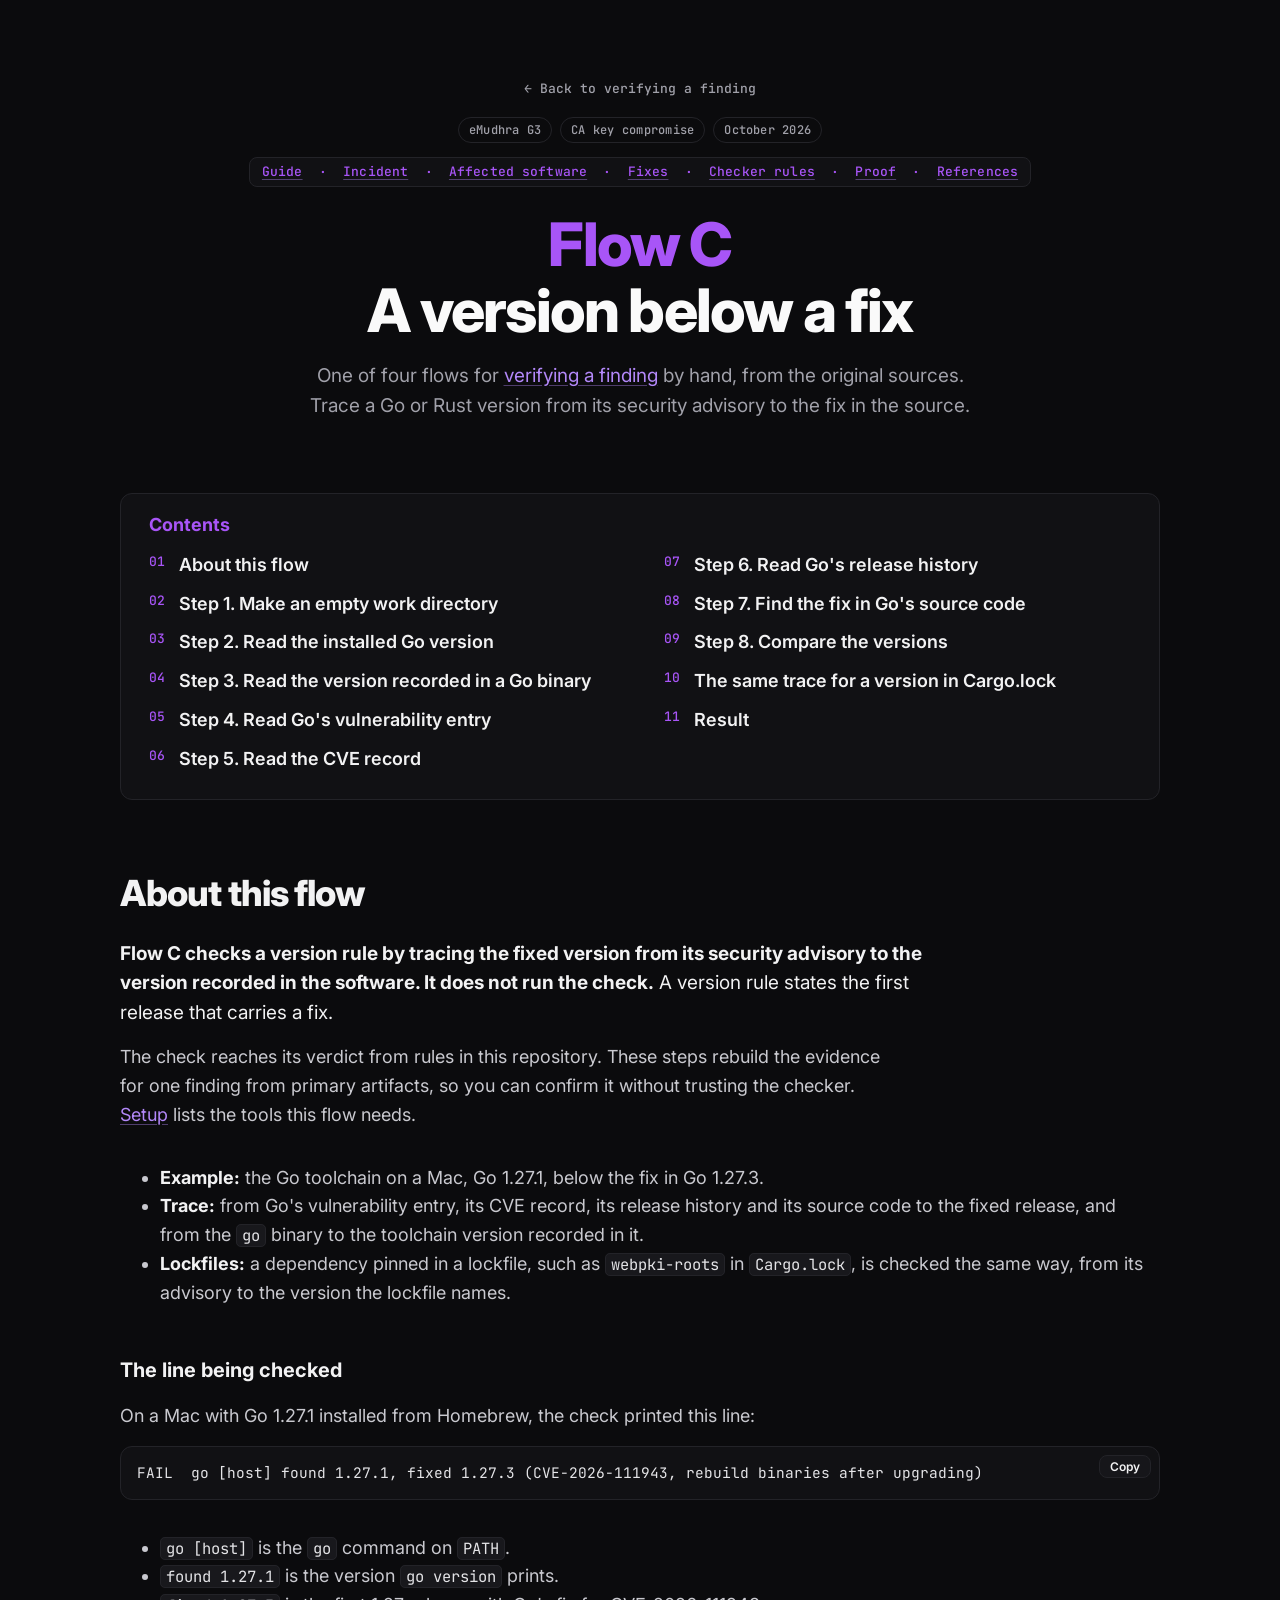
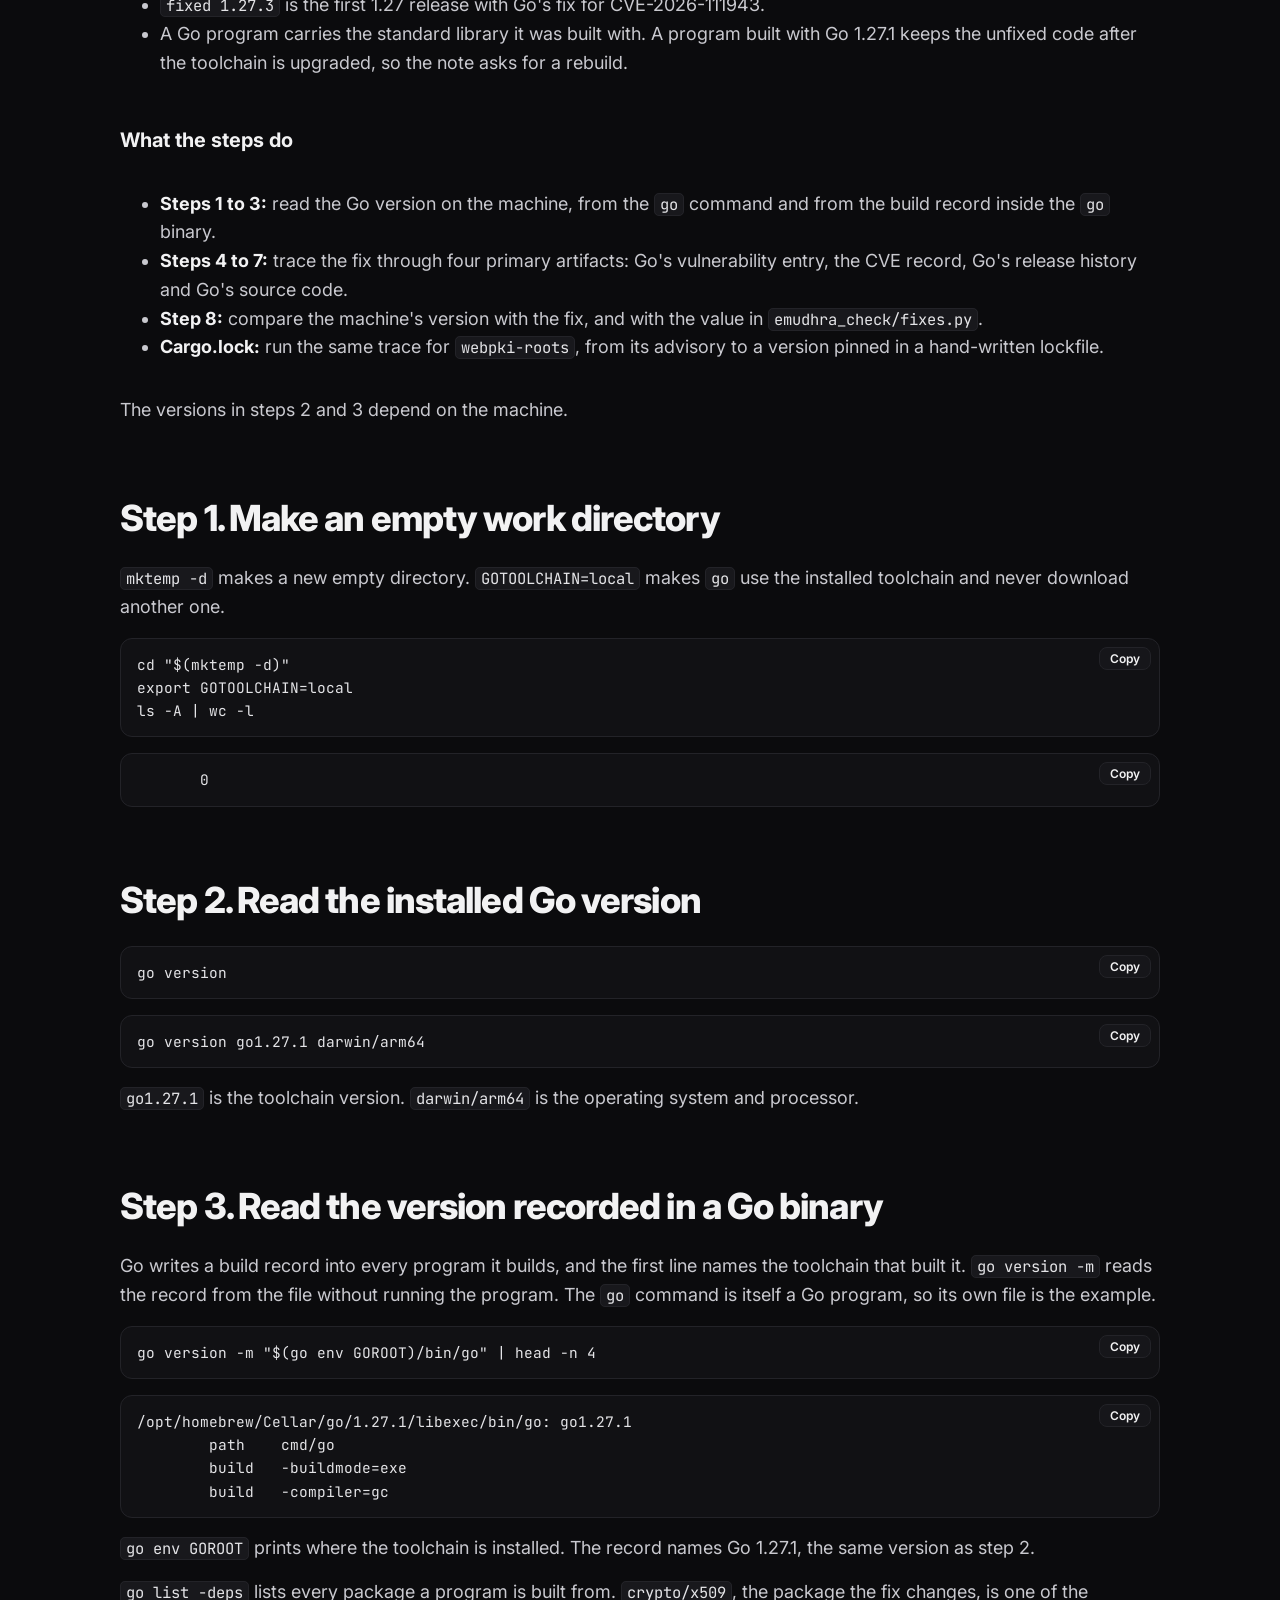
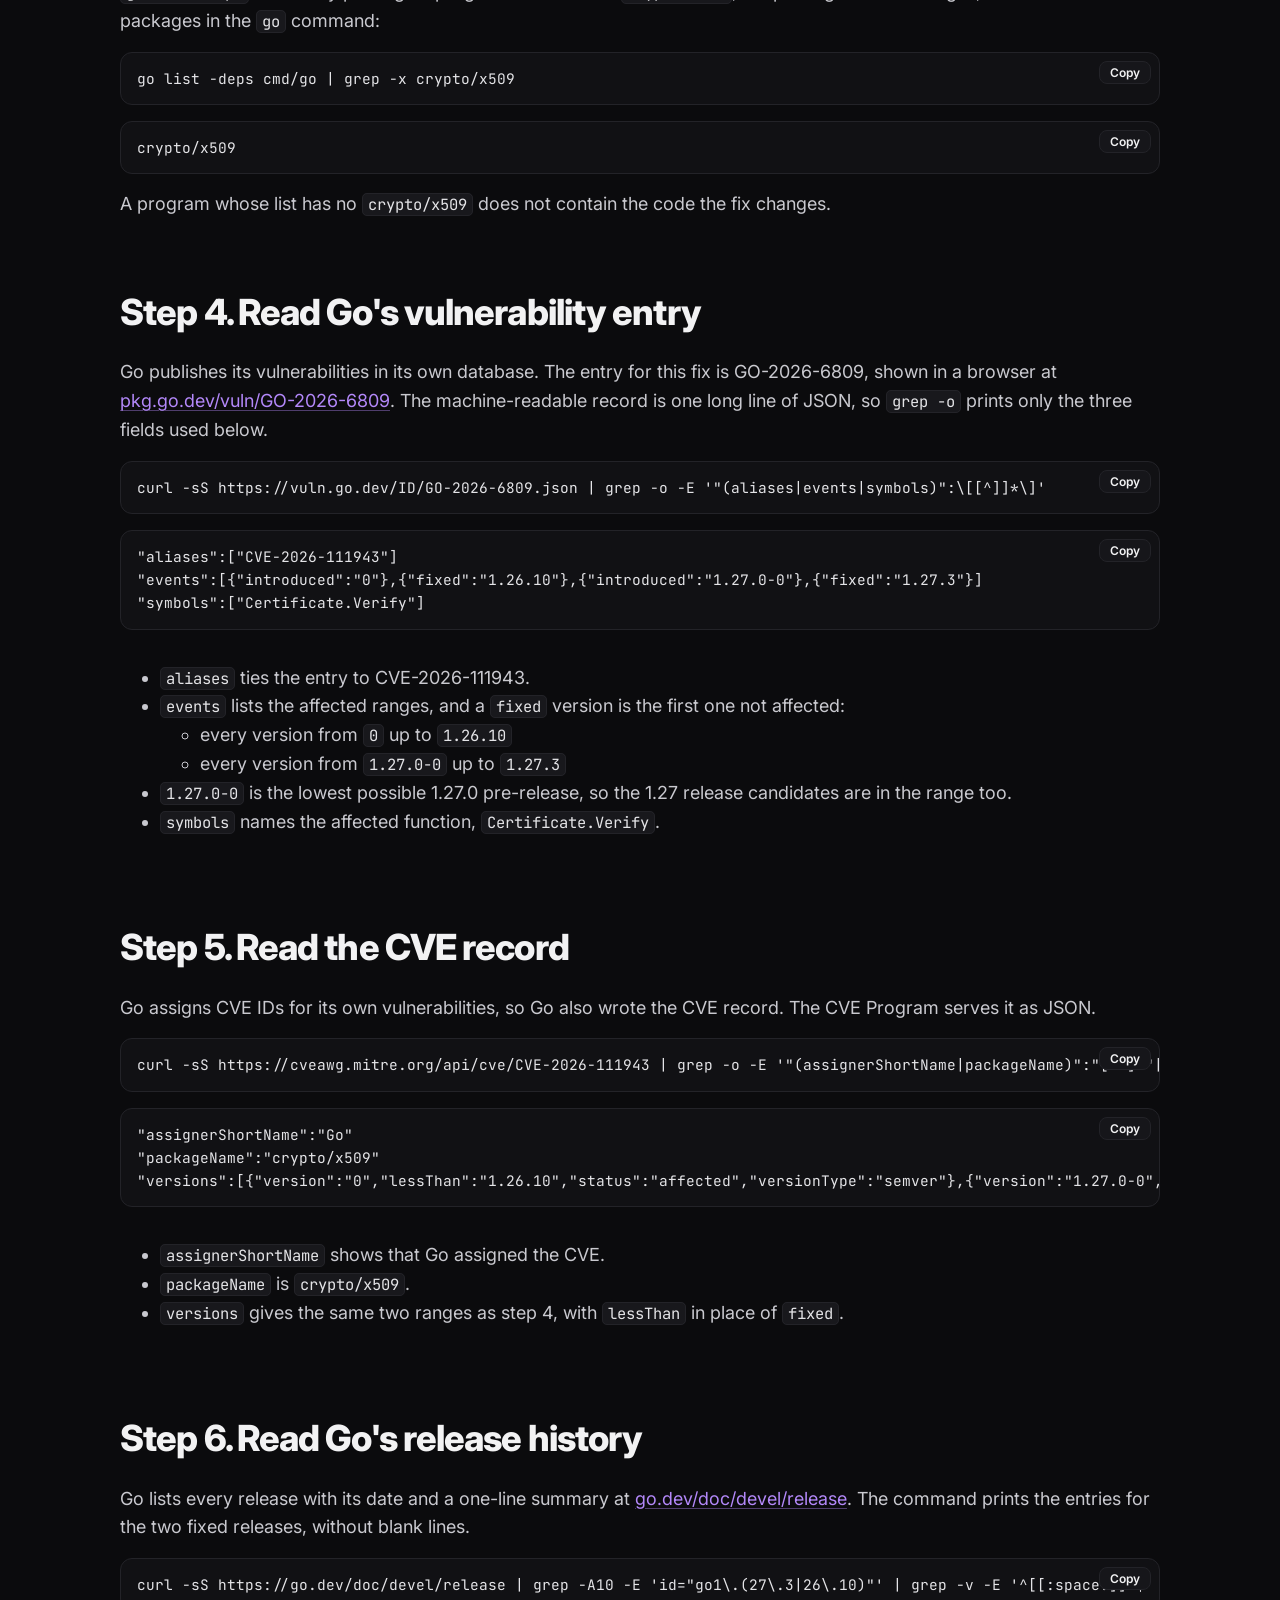
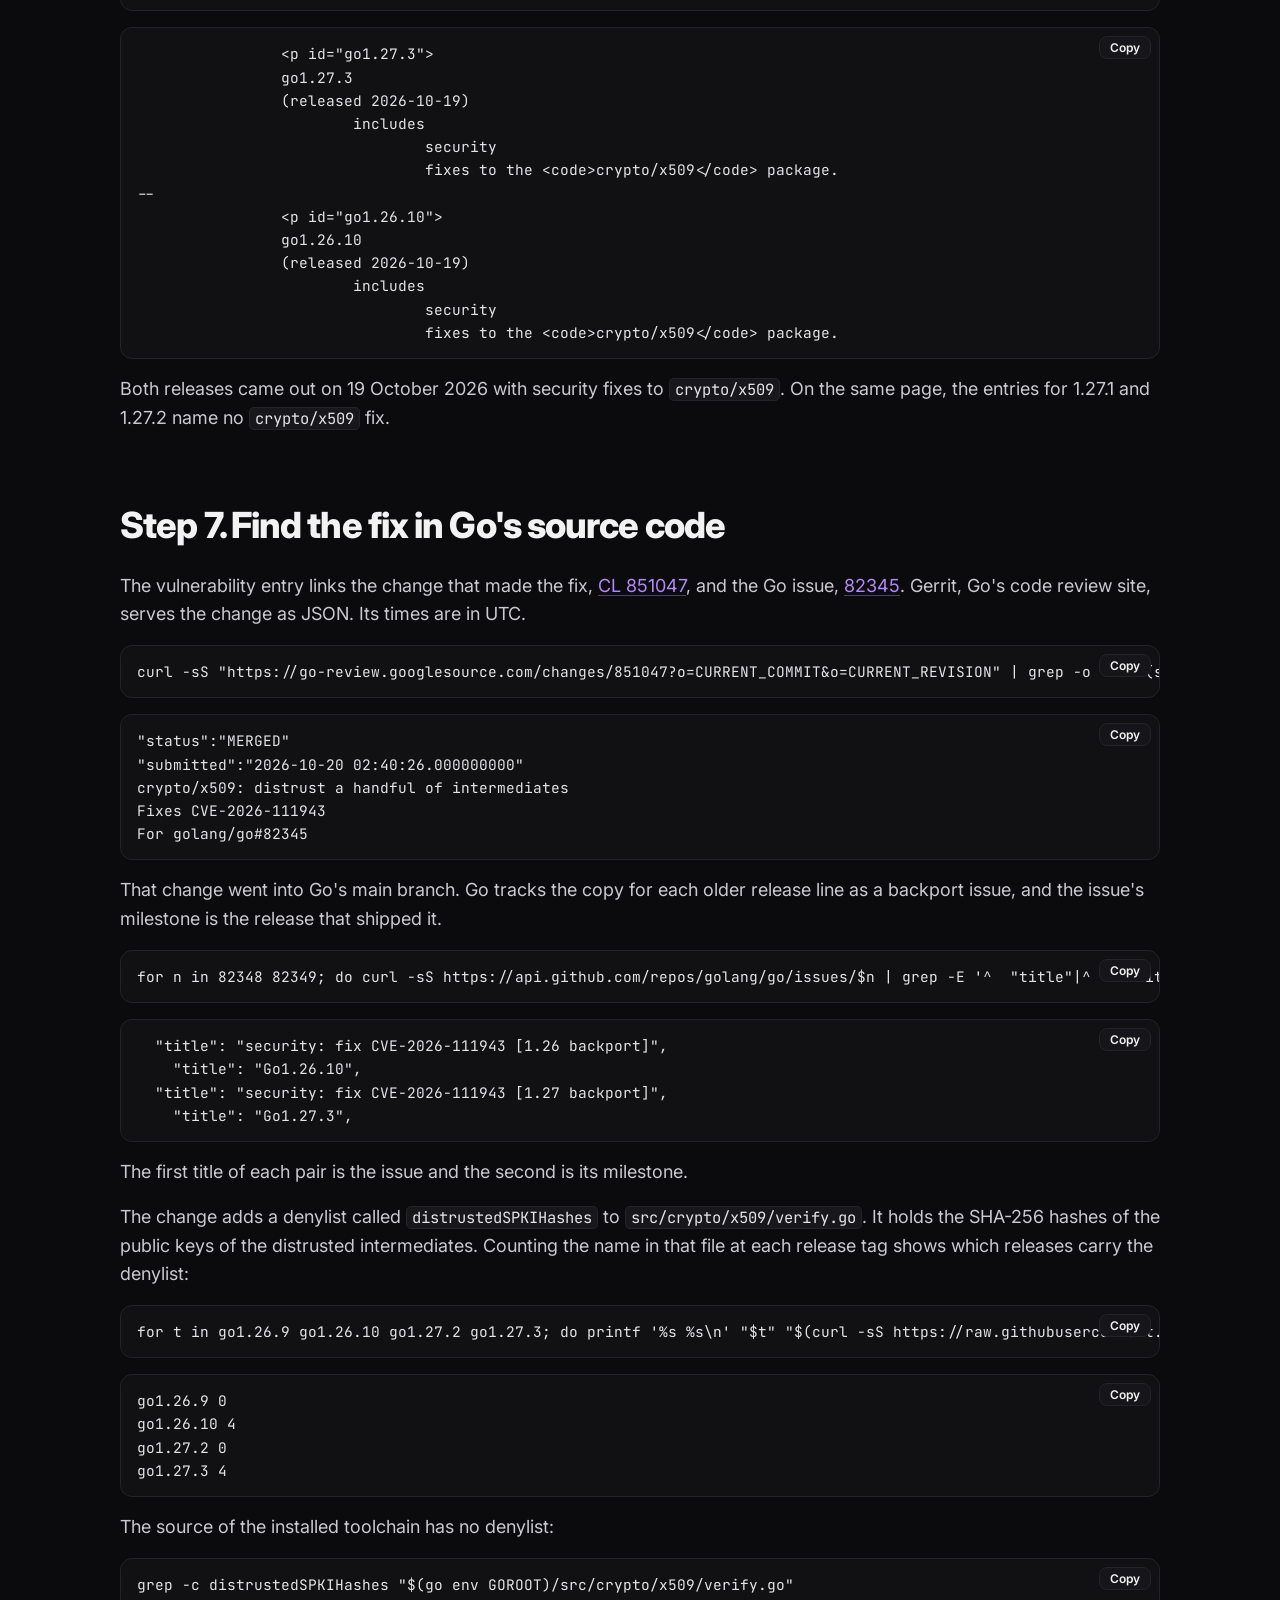
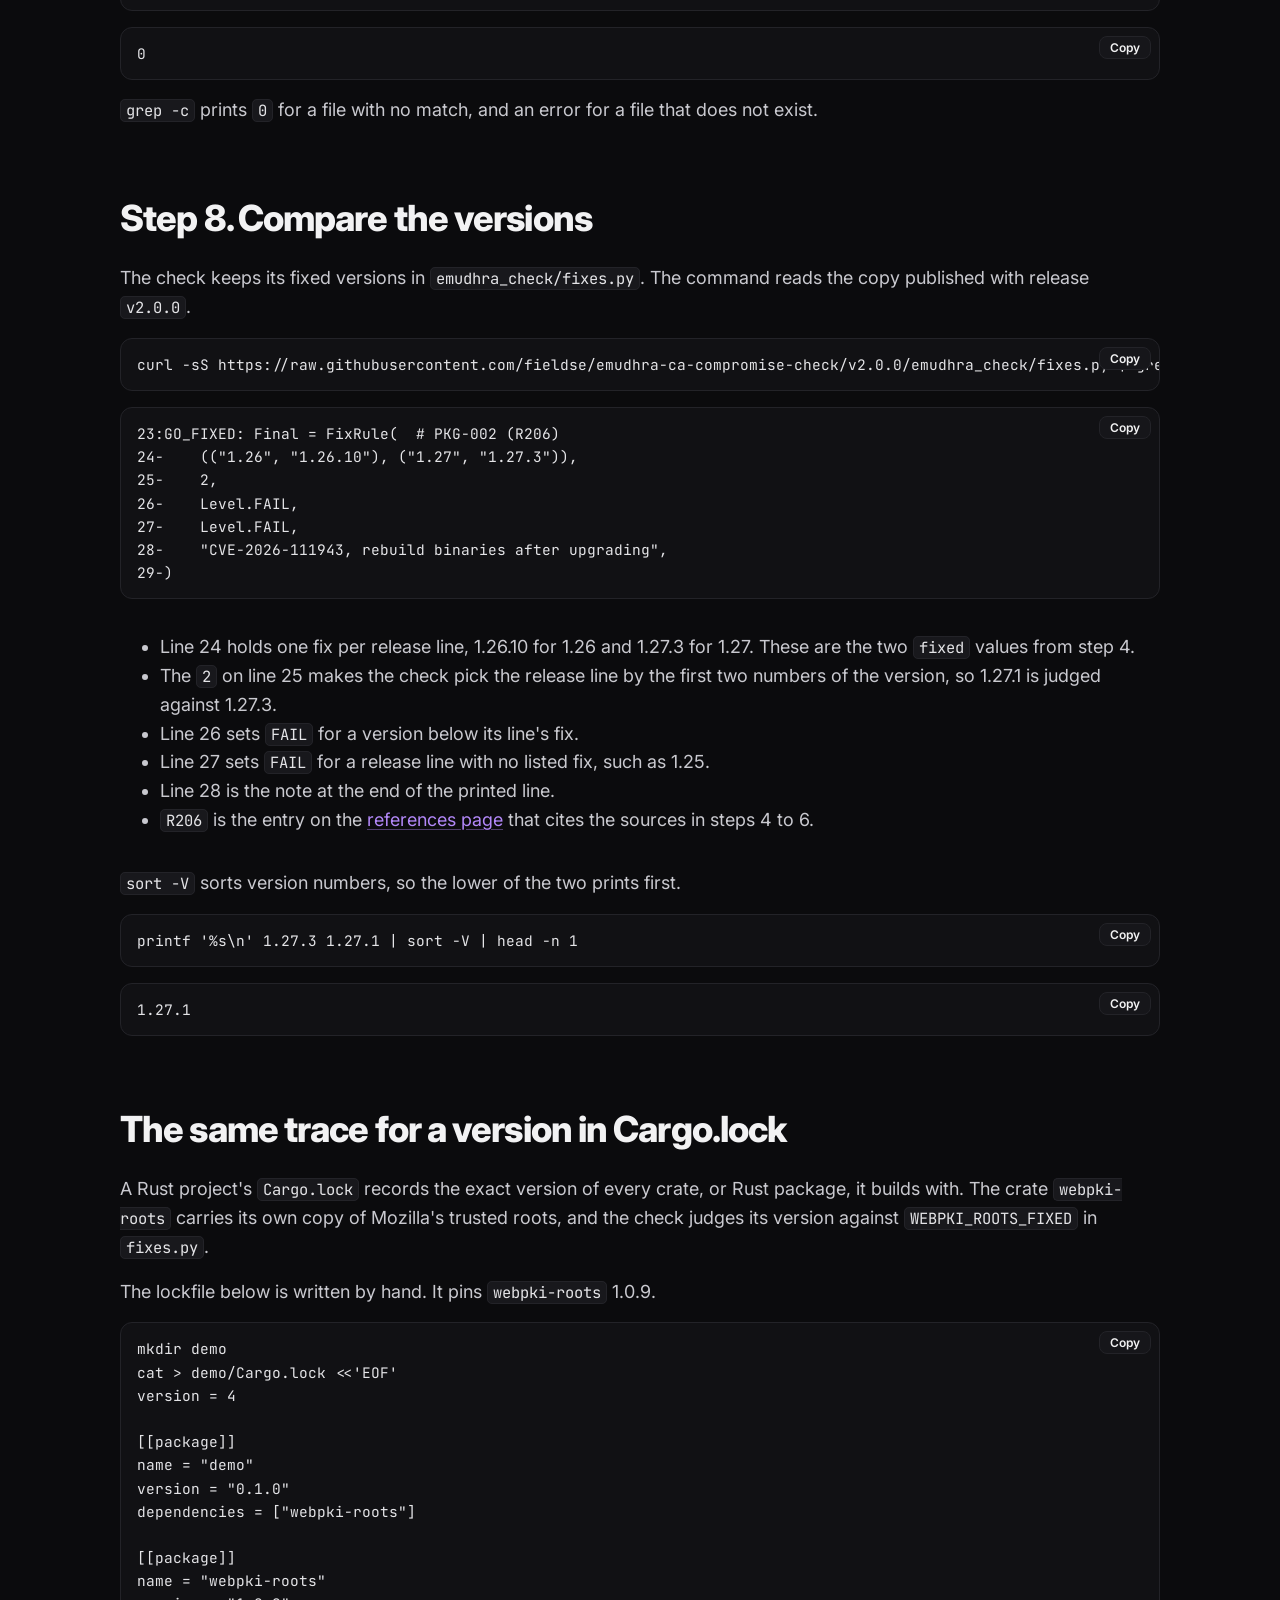
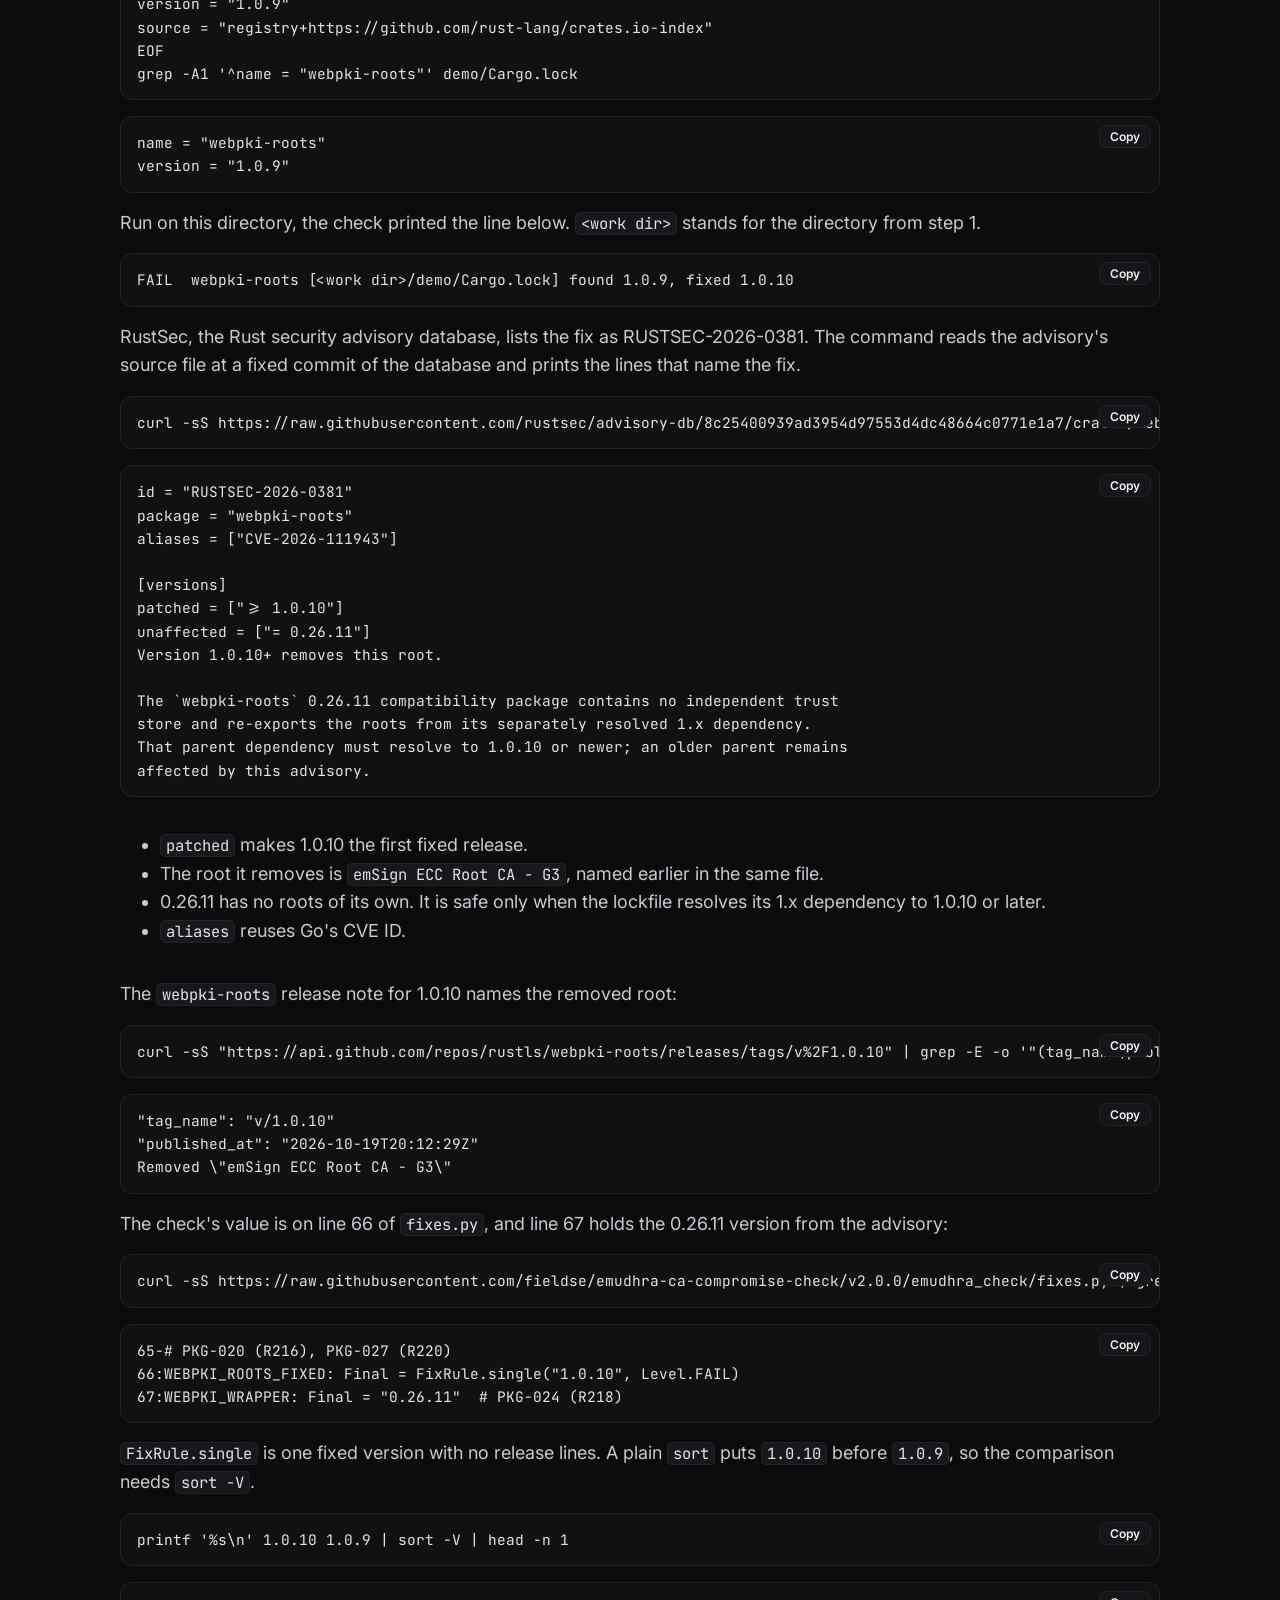
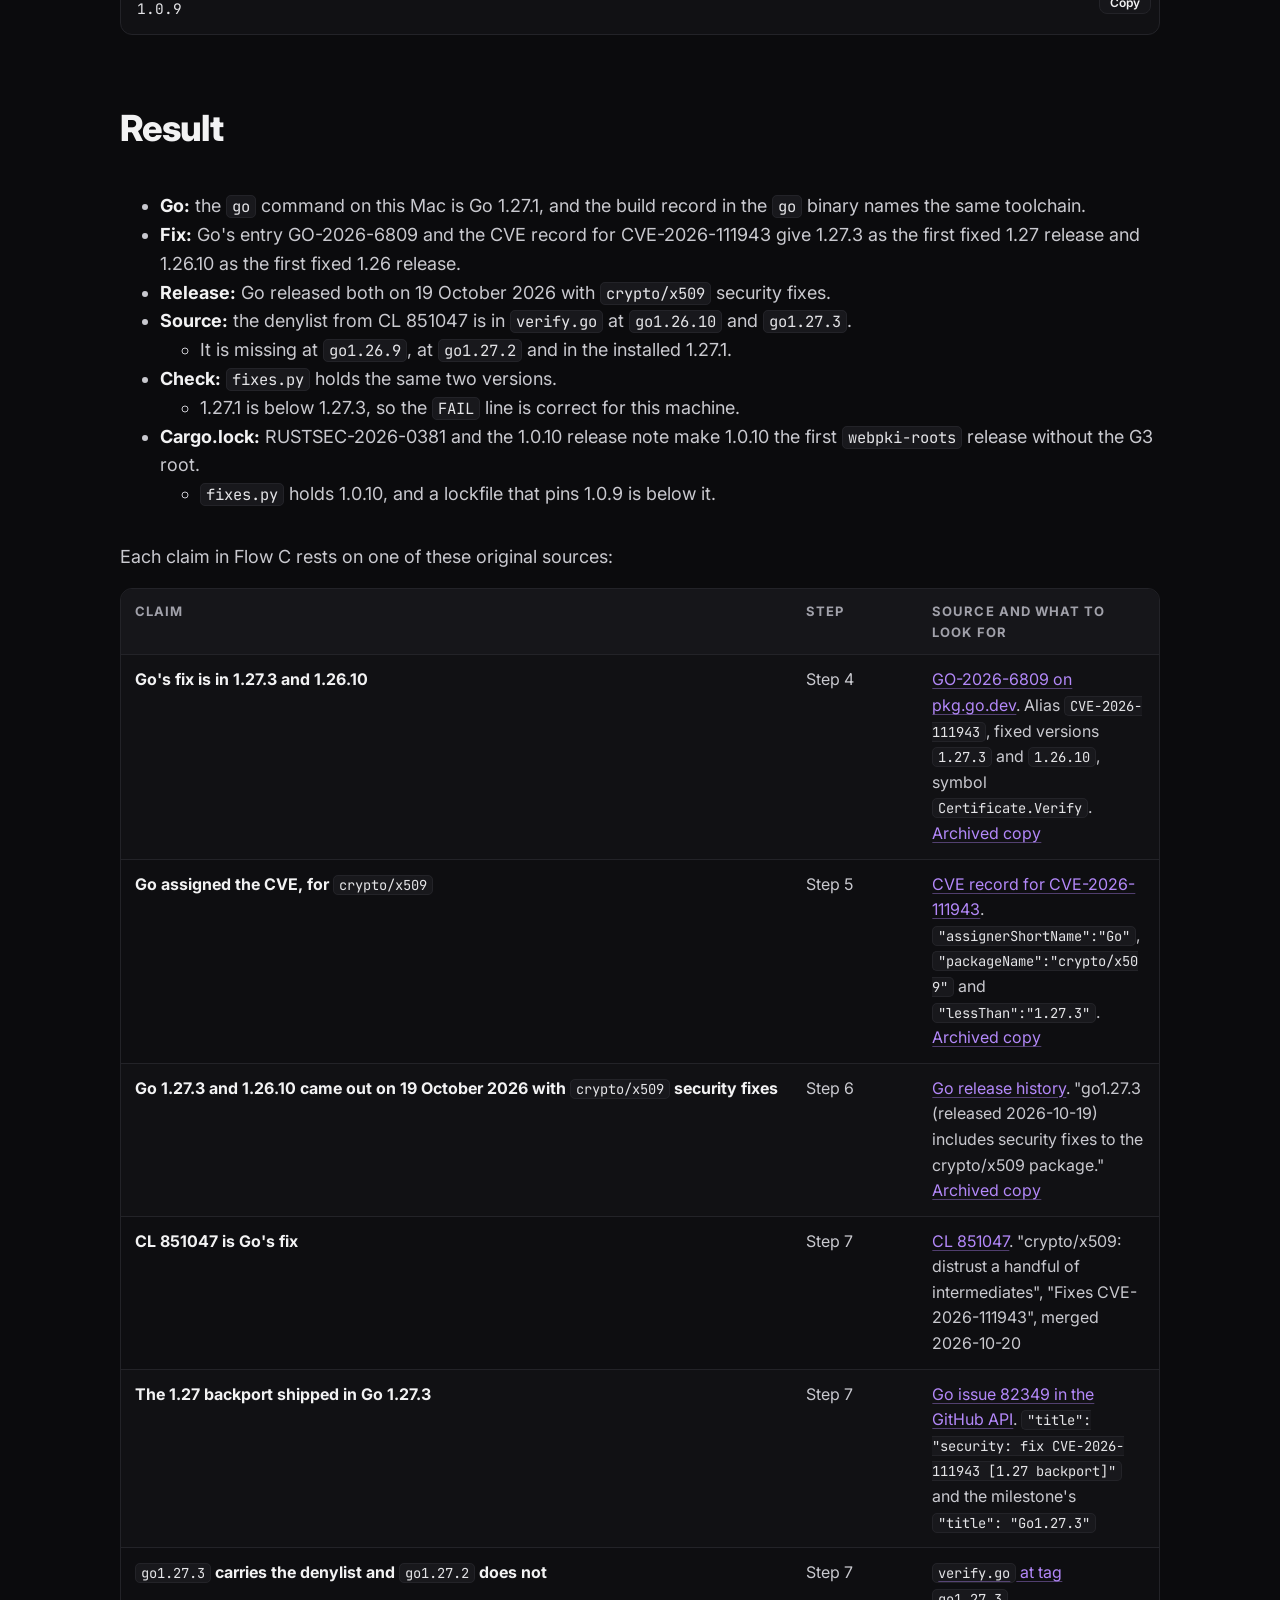
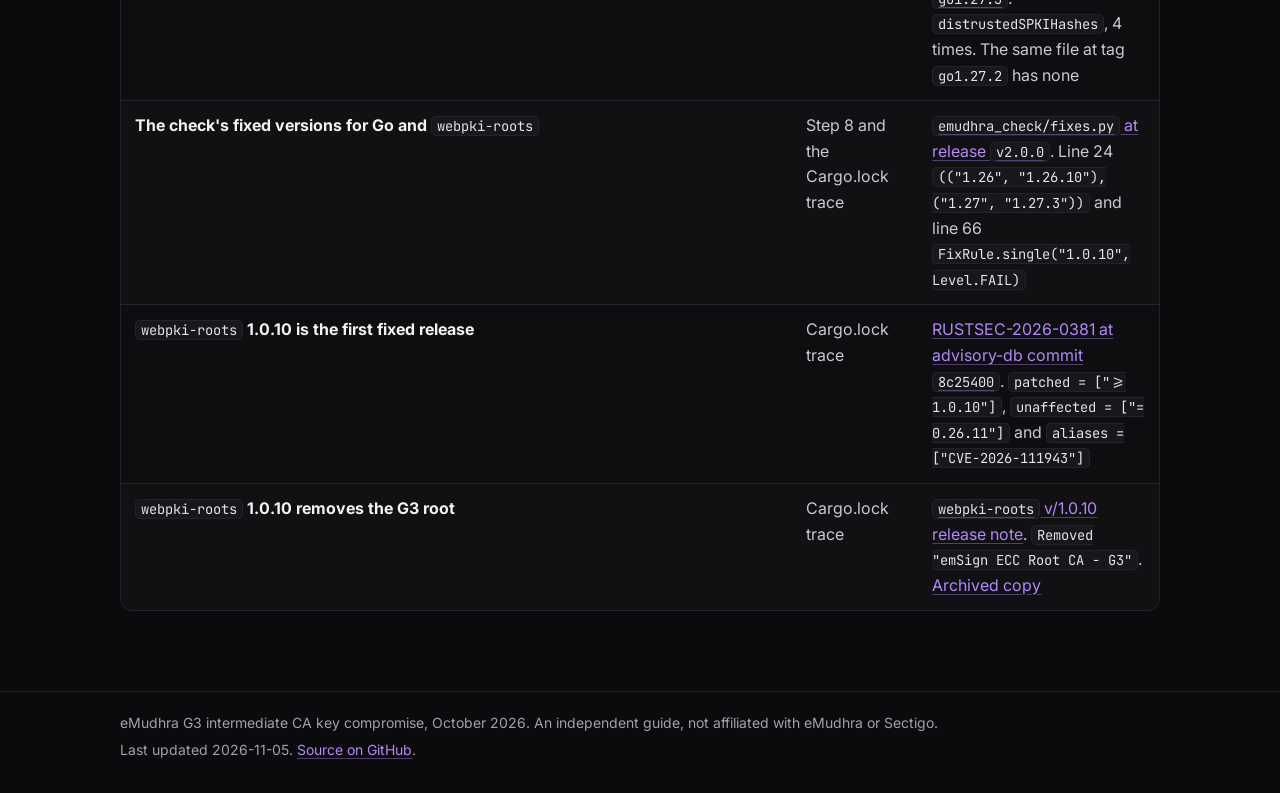
<file: proof-c.html>
<!doctype html>
<html lang="en">
<head>
<meta charset="utf-8">
<meta name="viewport" content="width=device-width, initial-scale=1">
<title>eMudhra G3 CA compromise: Flow C, a version below a fix</title>
<meta name="description" content="Flow C of verifying an eMudhra G3 checker finding by hand: trace a go or rust version from its security advisory to the fix in the source.">
<link rel="preconnect" href="https://fonts.googleapis.com">
<link rel="preconnect" href="https://fonts.gstatic.com" crossorigin>
<link rel="stylesheet" href="https://fonts.googleapis.com/css2?family=Inter:wght@400;500;600;700;800&family=JetBrains+Mono:wght@400;500;600&display=swap">
<style>
:root {
  /* Dark theme: flat near-black ground, zinc cards with faint borders, one purple accent. */
  --bg: #0b0b0d;
  --paper: #111114;
  --raised: #16161a;
  --ink: #f2f2f3;
  --body: #c9c9cf;
  --muted: #a1a1aa;
  --rule: #232328;
  --band: #0b0b0d;
  --band-ink: #fafafa;
  --band-muted: #a1a1aa;
  --link: #b388f9;
  --code-bg: #18181c;
  --primary: #a855f7;
  --bad: #f87171;
  --good: #4ade80;
  --limit: #fb923c;
  --stripe: #0e0e11;
  --sans: "Inter", -apple-system, BlinkMacSystemFont, "Segoe UI", Roboto, Arial, sans-serif;
  --mono: "JetBrains Mono", "Fira Code", ui-monospace, SFMono-Regular, Menlo, Consolas, monospace;
  color-scheme: dark;
}
* { box-sizing: border-box; }
html { -webkit-text-size-adjust: 100%; }
body { margin: 0; background: var(--bg); color: var(--ink); font: 16px/1.6 var(--sans); }
a { color: var(--link); }
a:focus-visible, button:focus-visible { outline: 2px solid var(--link); outline-offset: 2px; }
.wrap { max-width: 1080px; margin: 0 auto; padding-left: max(20px, env(safe-area-inset-left)); padding-right: max(20px, env(safe-area-inset-right)); }
.read { max-width: 70ch; }

/* Header band */
.band { background: var(--band); color: var(--band-ink); padding-block: 44px 40px; }
.band .ids { font: 600 13px/1.4 var(--mono); color: var(--band-muted); letter-spacing: 0.02em; margin: 0 0 14px; }
.band .ids b { color: var(--band-ink); font-weight: 600; }
.band h1 { margin: 0 0 14px; font-size: clamp(28px, 4.6vw, 42px); line-height: 1.12; font-weight: 700; letter-spacing: -0.015em; text-wrap: balance; }
.band p { margin: 0; font-size: 18px; color: var(--band-ink); max-width: 62ch; }

main { padding-block: 40px 56px; display: grid; gap: 44px; }
section { display: grid; gap: 16px; min-width: 0; }
h2 { margin: 0; font-size: 24px; line-height: 1.2; font-weight: 700; letter-spacing: -0.01em; padding-bottom: 8px; border-bottom: 2px solid var(--ink); }
h3 { margin: 0; font-size: 18px; font-weight: 700; }
p { margin: 0; }
.muted { color: var(--muted); }
code { font: 0.86em var(--mono); background: var(--code-bg); padding: 1px 4px; border-radius: 3px; overflow-wrap: anywhere; }

/* Introduction: label column beside bullets */
dl.intro { margin: 0; display: grid; grid-template-columns: 11rem 1fr; border-top: 1px solid var(--rule); }
dl.intro dt, dl.intro dd { margin: 0; padding: 14px 0; border-bottom: 1px solid var(--rule); }
dl.intro dt { font-weight: 700; padding-right: 20px; }
dl.intro ul { margin: 0; padding-left: 18px; display: grid; gap: 4px; }
@media (max-width: 640px) {
  dl.intro { grid-template-columns: 1fr; }
  dl.intro dt { border-bottom: 0; padding-bottom: 2px; }
  dl.intro dd { padding-top: 0; }
}

/* Check table */
.table-scroll { overflow-x: auto; border-top: 2px solid var(--ink); border-bottom: 1px solid var(--rule); }
table { border-collapse: collapse; width: 100%; min-width: 880px; font-size: 15px; background: var(--paper); }
th, td { text-align: left; vertical-align: top; padding: 12px 14px; border-bottom: 1px solid var(--rule); }
thead th { font-size: 13px; font-weight: 700; text-transform: uppercase; letter-spacing: 0.05em; color: var(--muted); background: var(--bg); }
tbody tr:nth-child(even) { background: var(--stripe); }
tbody tr:last-child td { border-bottom: 0; }
td:first-child { font-weight: 700; white-space: nowrap; }
td.check { min-width: 300px; }
.cmd { display: flex; align-items: flex-start; gap: 6px; background: var(--code-bg); border: 1px solid var(--rule); border-radius: 4px; padding: 8px 8px 8px 12px; margin-bottom: 6px; }
.cmd:last-of-type { margin-bottom: 0; }
.cmd code { flex: 1; min-width: 0; background: none; padding: 0; font-size: 13px; line-height: 1.5; white-space: pre-wrap; overflow-wrap: anywhere; }
.cmd .copy { flex: none; display: grid; place-items: center; width: 26px; height: 26px; margin: -3px 0; border: 1px solid transparent; border-radius: 4px; background: none; color: var(--muted); cursor: pointer; }
.cmd .copy:hover { color: var(--ink); border-color: var(--rule); background: var(--paper); }
.cmd .copy.done { color: var(--good); }
td.bad { color: var(--bad); font-variant-numeric: tabular-nums; }
td.good { color: var(--good); font-variant-numeric: tabular-nums; }
td.bad code, td.good code { color: var(--ink); }
td.bad ul, td.good ul { margin: 0; padding-left: 16px; display: grid; gap: 3px; }

ul.notes { margin: 0; padding-left: 18px; display: grid; gap: 8px; max-width: 80ch; }

/* Code blocks */
.code { position: relative; background: var(--code-bg); border-left: 3px solid var(--band); min-width: 0; }
.code pre { margin: 0; padding: 14px 16px; overflow-x: auto; font: 13.5px/1.6 var(--mono); }
.code button {
  position: absolute; top: 8px; right: 8px; font: 600 12px var(--sans);
  background: var(--paper); color: var(--ink); border: 1px solid var(--rule); border-radius: 3px;
  padding: 3px 10px; cursor: pointer;
}
.code button:hover { border-color: var(--ink); }

dl.levels { margin: 0; display: grid; grid-template-columns: auto 1fr; gap: 6px 14px; }
dl.levels dt { font: 700 13px/1.6 var(--mono); }
dl.levels dt.fail { color: var(--bad); }
dl.levels dd { margin: 0; }

ul.sources { margin: 0; padding-left: 18px; display: grid; gap: 4px; columns: 2; column-gap: 32px; }
ul.sources li { break-inside: avoid; }
@media (max-width: 640px) { ul.sources { columns: 1; } }

ul.resources { margin: 0; padding: 0; list-style: none; display: grid; grid-template-columns: repeat(auto-fill, minmax(min(100%, 320px), 1fr)); gap: 0 32px; }
ul.resources li { display: grid; gap: 2px; padding: 12px 0; border-bottom: 1px solid var(--rule); min-width: 0; }
ul.resources a { font-weight: 600; }
ul.resources span { color: var(--muted); font-size: 14px; }

.toc ol { margin: 0; padding-left: 20px; display: grid; gap: 10px; }
.toc li a { font-weight: 700; }
.toc li span { display: block; color: var(--muted); font-size: 14px; }
.toc h2 { font-size: 13px; text-transform: uppercase; letter-spacing: 0.1em; color: var(--muted); border-bottom: 0; padding-bottom: 0; margin-bottom: 8px; }
.toc ol { display: block; columns: 2; column-gap: 40px; }
.toc li { break-inside: avoid; padding: 3px 0; }
.toc li span { display: none; }
@media (max-width: 640px) { .toc ol { columns: 1; } }
[id] { scroll-margin-top: 16px; }
.nw { white-space: nowrap; }
.src { font-size: 14px; }
.src a { display: inline-flex; align-items: center; gap: 6px; font-weight: 600; }
.back { display: inline-block; margin-bottom: 16px; color: var(--band-muted); font-size: 14px; text-decoration: none; }
.back:hover { color: var(--band-ink); text-decoration: underline; }
footer .wrap { display: grid; gap: 4px; }
footer { border-top: 1px solid var(--rule); padding-block: 20px 32px; font-size: 14px; color: var(--muted); }

@media print {
  .band { background: none; color: #000; padding-block: 0 16px; border-bottom: 2px solid #000; }
  .band .ids, .band p, .band .ids b { color: #000; }
  .code button { display: none; }
  .table-scroll { overflow: visible; }
  table { min-width: 0; font-size: 11px; }
  a { color: #000; }
}

/* Page treatment: centered hero, mono eyebrow pills, purple highlight word, rounded bordered cards. */
body { color: var(--body); font-size: 18px; }
table, table.list { font-size: 16px; }
.cmd code, .code pre { font-size: 14.5px; }
strong, b, td:first-child, dt, h1, h2, h3 { color: var(--ink); }
.band { background: none; padding-block: 80px 24px; text-align: center; }
.band .wrap { display: flex; flex-direction: column; align-items: center; }
.band .ids { display: inline-block; margin: 0; padding: 4px 12px; border: 1px solid var(--rule); border-radius: 8px; background: var(--paper);
  font: 500 13px/1.5 var(--mono); color: var(--primary); letter-spacing: 0.01em; }
.band .ids { max-width: none; white-space: nowrap; }
@media (max-width: 640px) { .band .ids { white-space: normal; } }
.band .ids b, .band .ids a { color: var(--primary); font-weight: 500; }
.band .tags { display: flex; flex-wrap: wrap; justify-content: center; gap: 8px; margin: 0 0 14px; }
.band .tags span { padding: 3px 10px; border: 1px solid var(--rule); border-radius: 999px; font: 500 12px/1.5 var(--mono); color: var(--muted); letter-spacing: 0.02em; }
.band h1 { margin: 24px 0 18px; font-size: clamp(30px, calc((100vw - 48px) / 18), 60px); font-weight: 800; letter-spacing: -0.03em; line-height: 1.1; color: var(--band-ink); max-width: none; }
.band .wrap { max-width: 1440px; }
.band p:not(.ids):not(.tags) { color: var(--muted); font-size: 19px; line-height: 1.6; max-width: 58ch; margin: 0 auto; }
.hl { color: var(--primary); }
main { gap: 72px; padding-block: 48px 80px; }
h2 { border-bottom: 0; padding-bottom: 0; font-size: clamp(26px, 3.4vw, 36px); font-weight: 800; letter-spacing: -0.025em; }
h2[data-eyebrow]::before { content: attr(data-eyebrow); display: block; width: fit-content; margin-bottom: 16px; padding: 3px 12px;
  border: 1px solid var(--rule); border-radius: 8px; background: var(--paper); font: 500 13px/1.5 var(--mono); color: var(--primary); letter-spacing: 0.01em; }
h3 { font-size: 20px; }
.muted { color: var(--muted); }
a { color: var(--link); text-decoration-color: rgba(179, 136, 249, .4); text-underline-offset: 3px; }
a:hover { text-decoration-color: currentColor; }
code { background: var(--code-bg); color: #e4e4e7; border: 1px solid var(--rule); border-radius: 5px; padding: 0 5px; }

/* Introduction as one card, labels as spaced capitals */
dl.intro { border: 1px solid var(--rule); border-radius: 12px; background: var(--paper); padding: 4px 28px; }
dl.intro dt, dl.intro dd { border-color: var(--rule); padding-block: 20px; }
dl.intro > :nth-last-child(-n+2) { border-bottom: 0; }
dl.intro dt { font-size: 12px; font-weight: 700; letter-spacing: 0.12em; text-transform: uppercase; color: var(--primary); padding-top: 24px; }
dl.intro li::marker { color: var(--primary); }

/* Tables in rounded cards */
.table-scroll { border: 1px solid var(--rule); border-radius: 12px; background: var(--paper); }
table, table.matrix, table.list { background: transparent; }
thead th, .matrix thead th, .list thead th { background: var(--raised); color: var(--muted); letter-spacing: 0.08em; }
th, td { border-color: var(--rule); }
tbody tr:nth-child(even) { background: var(--stripe); }
.cmd { background: var(--code-bg); border-color: var(--rule); border-radius: 8px; }
.cmd .copy:hover { background: var(--raised); border-color: var(--rule); }
td.bad { color: var(--bad); }
td.good { color: var(--good); }

/* Code blocks */
.code { background: var(--paper); border: 1px solid var(--rule); border-radius: 12px; }
.code pre { color: #e4e4e7; }
.code button { background: var(--raised); color: var(--ink); border: 1px solid var(--rule); border-radius: 8px; }
.code button:hover { border-color: var(--primary); box-shadow: 0 0 16px rgba(168, 85, 247, .3); }
dl.levels dt { color: var(--limit); }
dl.levels dt.fail { color: var(--bad); }

ul.resources li { border-color: var(--rule); }
ul.sources li::marker, ul.notes li::marker, ul.plain li::marker { color: var(--primary); }

/* Tests page */
.facts { display: grid; grid-template-columns: repeat(4, minmax(0, 1fr)); gap: 16px; border: 0; padding: 0; }
.facts div { border: 1px solid var(--rule); border-radius: 12px; background: var(--paper); padding: 26px 16px; text-align: center; justify-items: center; }
.facts b { font-size: 42px; font-weight: 800; letter-spacing: -0.02em; color: var(--primary); }
.facts div:nth-child(2) b { color: var(--good); }
.facts div:nth-child(3) b { color: var(--limit); }
.facts span { color: var(--muted); font-size: 15px; }
@media (max-width: 640px) { .facts { grid-template-columns: repeat(2, minmax(0, 1fr)); } }
nav.toc { border: 1px solid var(--rule); border-radius: 12px; background: var(--paper); padding: 20px 28px; max-width: none; }
nav.toc h2 { font-size: 12px; font-weight: 700; letter-spacing: 0.12em; text-transform: uppercase; color: var(--primary); margin-bottom: 10px; }
nav.toc ol { display: block; list-style: none; padding-left: 0; columns: 2; column-gap: 48px; counter-reset: toc; }
nav.toc li { counter-increment: toc; display: flex; gap: 14px; padding: 5px 0; break-inside: avoid; }
nav.toc li::before { content: counter(toc, decimal-leading-zero); font: 500 13px/1.75 var(--mono); color: var(--primary); }
nav.toc li > a { color: var(--ink); font-weight: 600; text-decoration: none; }
nav.toc li > a:hover { color: var(--primary); }
nav.toc li span { display: none; }
@media (max-width: 640px) { nav.toc ol { columns: 1; } }
.band .back { margin-bottom: 20px; font: 500 13px var(--mono); color: var(--muted); }
.band .back:hover { color: var(--primary); }
.matrix tbody th { background: var(--paper); color: var(--ink); }
.matrix tbody tr:nth-child(even) th, .matrix tbody tr:nth-child(even) td { background: var(--stripe); }
.matrix thead th.grp { color: var(--primary); }
.list tr.grp th { background: var(--raised); color: var(--primary); }
.list td.tid { color: var(--ink); }
.dot.limit { background: var(--limit); }

.src { margin: 0; }
.src a { display: inline-flex; align-items: center; gap: 8px; }
.src a { padding: 6px 14px; border: 1px solid var(--rule); border-radius: 8px; background: var(--raised); color: var(--ink); font-weight: 600; font-size: 14px; text-decoration: none; }
.src a:hover { border-color: var(--primary); box-shadow: 0 0 16px rgba(168, 85, 247, .3); }
/* Call to action box */
.cta { border: 1px solid rgba(168, 85, 247, .35); border-radius: 12px; padding: 32px;
  background: linear-gradient(135deg, rgba(168, 85, 247, .2) 0%, rgba(168, 85, 247, .06) 60%, rgba(168, 85, 247, .02) 100%), var(--paper);
  display: grid; gap: 14px; }
.cta .label { font-size: 12px; font-weight: 700; letter-spacing: 0.12em; text-transform: uppercase; color: var(--primary); }
.cta h3 { margin: 0; font-size: 28px; font-weight: 800; letter-spacing: -0.02em; }
.cta p { margin: 0; max-width: 62ch; color: var(--body); }
.cta .actions { display: flex; flex-wrap: wrap; gap: 12px; margin-top: 6px; }
.cta .btn { display: inline-flex; align-items: center; gap: 8px; padding: 10px 18px; border-radius: 8px; font-weight: 600; font-size: 15px; text-decoration: none; }
.cta .btn-primary { background: linear-gradient(135deg, #a855f7, #c96ef7); border: 1px solid #be5eed; color: #fff; box-shadow: 0 0 20px rgba(168, 85, 247, .3); }
.cta .btn-primary:hover { box-shadow: 0 0 28px rgba(168, 85, 247, .5); }
.cta .btn-ghost { border: 1px solid var(--rule); background: var(--raised); color: var(--ink); }
.cta .btn-ghost:hover { border-color: var(--primary); }
footer { border-color: var(--rule); color: var(--muted); }
@media print { .band h1, h2, .hl { color: #000; } h2[data-eyebrow]::before { display: none; } }

/* List tables (checks and references pages) */
table.list { border-collapse: collapse; width: 100%; min-width: 860px; font-size: 14.5px; background: var(--paper); }
.list th, .list td { text-align: left; vertical-align: top; padding: 9px 12px; border-bottom: 1px solid var(--rule); }
.list thead th { font-size: 13px; font-weight: 700; text-transform: uppercase; letter-spacing: 0.05em; color: var(--muted); background: var(--bg); }
.list tr.grp th { background: var(--stripe); font: 700 12px var(--mono); text-transform: uppercase; letter-spacing: 0.05em; padding-top: 14px; }
.list td.tid { font: 700 14px var(--mono); white-space: nowrap; }
.list td.tid span { display: block; font-weight: 400; font-size: 12px; color: var(--muted); }
.list td.cks { font: 12.5px var(--mono); color: var(--muted); white-space: nowrap; }
.list td.res { font-weight: 700; white-space: nowrap; }
.list td.res.pass { color: var(--good); }
.list td.res.gap { color: var(--bad); }
.list td.res.limit { color: var(--limit); }
.list tr.grp th { background: var(--raised); color: var(--primary); }
.list td.tid { color: var(--ink); }

/* References page */
table.list.refs-table { min-width: 1100px; font-size: 15px; }
.refs-table td.tid a { color: var(--ink); text-decoration: none; }
.refs-table td.tid a:hover { color: var(--primary); }
.refs-table td.stk { font-weight: 600; color: var(--ink); min-width: 160px; }
.refs-table td.val { min-width: 220px; }
.refs-table td.note { color: var(--muted); font-size: 14px; min-width: 180px; }
.refs-table ol.refs { margin: 0; padding-left: 22px; display: grid; gap: 3px; font-size: 14px; min-width: 220px; }
.refs-table ol.refs li::marker { color: var(--primary); font: 500 12px var(--mono); }
.refs-table tr:target td { background: rgba(168, 85, 247, .12); }
nav.toc li small { margin-left: auto; font: 500 13px/1.75 var(--mono); color: var(--muted); white-space: nowrap; }

/* eMudhra pages: inline reference links, status chips, the checks table and the fingerprint table. */
.rl { font: 500 0.74em var(--mono); color: var(--muted); white-space: nowrap; }
.rl a { text-decoration: none; }
.rl a:hover { text-decoration: underline; }
.chip { display: inline-block; margin-bottom: 6px; padding: 1px 8px; border: 1px solid; border-radius: 6px; font: 600 12px/1.6 var(--mono); white-space: nowrap; }
.chip.unfixed { color: var(--bad); border-color: rgba(248, 113, 113, .45); background: rgba(248, 113, 113, .08); }
.chip.partial { color: var(--limit); border-color: rgba(251, 146, 60, .45); background: rgba(251, 146, 60, .08); }
.chip.os { color: var(--muted); border-color: var(--rule); background: var(--raised); }
table.list.checks { min-width: 1280px; font-size: 15px; }
.checks td { padding: 12px 12px; }
.checks td.item { font-weight: 700; color: var(--ink); white-space: normal; min-width: 150px; }
.checks td.where { min-width: 170px; font-size: 14px; }
.checks td.check { min-width: 320px; }
.checks td.check .muted { display: block; margin-top: 4px; font-size: 13.5px; }
.checks td.bad, .checks td.good { min-width: 160px; font-size: 14.5px; }
.checks td.aaa { min-width: 170px; font-size: 14px; color: var(--body); }
.checks td.rf, .fps td.rf { font: 500 13px var(--mono); white-space: nowrap; }
.checks td.rf a, .fps td.rf a { display: block; text-decoration: none; }
.checks td.bad ul, .checks td.good ul { margin: 0; padding-left: 16px; display: grid; gap: 3px; }
.checks tr:target td { background: rgba(168, 85, 247, .12); }
table.list.fps { min-width: 720px; font-size: 15px; }
.fps td:first-child { white-space: normal; }
.fps td.fp code { font-size: 12.5px; overflow-wrap: anywhere; }
.refs-table td.dt { font: 500 13px var(--mono); white-space: nowrap; color: var(--muted); }
.refs-table ol.refs li .meta { display: block; color: var(--muted); font-size: 13px; }
.refs-table td.note strong { color: var(--limit); }
.facts div:nth-child(4) b { color: var(--bad); }
section.area { display: grid; gap: 12px; }
section.area h3 { margin-top: 8px; }
p.more a { font-weight: 600; font-size: 15px; }
#manual > .read { max-width: 70ch; }

/* Reading layout: quiet reference tags, sentence-case labels, lead-then-detail lists, compact tables with a Refs column. */
.rl a { color: var(--muted); }
.rl a:hover { color: var(--link); }
dl.intro dt { font-size: 18px; letter-spacing: 0; text-transform: none; padding-top: 22px; }
dl.intro dd > ul { gap: 12px; }
dl.intro ul ul { margin-top: 4px; gap: 3px; }
p.key { max-width: 70ch; font-size: 19px; line-height: 1.55; color: var(--ink); }
section > h3 { margin-top: 12px; }
ul.points { margin: 0; padding: 0; list-style: none; display: grid; gap: 22px; max-width: 80ch; }
ul.points > li > strong:first-child { display: block; margin-bottom: 4px; }
ul.points ul, ul.points ol { margin: 0; padding-left: 20px; display: grid; gap: 6px; }
ul.points ul ul, ul.points ul ol { margin-top: 4px; gap: 2px; }
ul.points li li::marker { color: var(--primary); }
ul.points .code { margin-top: 4px; }
table.list.tbl { min-width: 640px; font-size: 15.5px; }
.tbl th, .tbl td { padding: 11px 14px; }
.tbl td:first-child { width: 12rem; white-space: normal; font-weight: 600; color: var(--ink); }
.tbl td ul { margin: 0; padding-left: 16px; display: grid; gap: 4px; }
.tbl td.rf { width: 5rem; font: 500 13px var(--mono); white-space: nowrap; }
.tbl td.rf a { display: block; text-decoration: none; }
.tbl.when td:first-child { width: 10rem; white-space: nowrap; font: 500 14px var(--mono); color: var(--muted); }
section.area { border-top: 1px solid var(--rule); padding-top: 28px; gap: 16px; }
section.area h3 { margin-top: 0; }
dl.levels + p, dl.levels + dl.levels { margin-top: 4px; }
@media (max-width: 640px) {
  table.list.tbl { min-width: 0; }
  .tbl thead { display: none; }
  .tbl, .tbl tbody, .tbl tr, .tbl td, .tbl tr.grp th { display: block; width: auto; }
  .tbl tr { padding: 10px 0; border-bottom: 1px solid var(--rule); }
  .tbl tr:last-child { border-bottom: 0; }
  .tbl td, .tbl.when td:first-child { width: auto; border: 0; padding: 3px 16px; }
  .tbl td:empty { display: none; }
  .tbl td.rf a { display: inline; margin-right: 10px; }
  dl.intro dt { padding-bottom: 4px; }
  dl.intro dd { padding-top: 4px; }
}

/* Sister-page layout: the main check table, per-area caveat cards and the section Sources line. */
#caveats { display: grid; gap: 32px; }
.eco { display: grid; gap: 12px; }
.eco h4 { margin: 12px 0 0; font-size: 16px; }
table.caveats { min-width: 0; }
table.caveats td:first-child { white-space: normal; width: 14rem; }
table.caveats td ul { margin: 0; padding-left: 18px; display: grid; gap: 6px; }
nav.toc h2 { font-size: 18px; font-weight: 700; letter-spacing: 0; text-transform: none; color: var(--primary); margin-bottom: 10px; }
td.rf { font: 500 13px var(--mono); white-space: nowrap; }
td.rf a { display: block; text-decoration: none; }
.eco > p a { font-weight: 600; font-size: 15px; }
p.refs-line { font-size: 14px; max-width: 80ch; }
p.refs-line a { font: 500 13px var(--mono); text-decoration: none; }
@media (max-width: 640px) { table.caveats td:first-child { width: auto; } }

/* Manual checks: one card per stack. */
.stacks { display: grid; gap: 28px; margin-top: 8px; }
.stacks .eco { border-top: 1px solid var(--rule); padding-top: 24px; }
.stacks .eco > p { max-width: 75ch; }

/* Further reading: grouped primary sources. */
#sources h4 { margin: 18px 0 6px; font-size: 13px; font-weight: 700; letter-spacing: 0.05em; text-transform: uppercase; color: var(--muted); }

/* Checks page: one card per item, with a status chip under its name. */
.chip.fixed { color: var(--good); border-color: rgba(74, 222, 128, .45); background: rgba(74, 222, 128, .08); }
.eco > p.status { margin-top: -6px; }
.eco > p.status .chip { margin-bottom: 0; }
.stacks .eco:target { outline: 1px solid var(--primary); outline-offset: 12px; border-radius: 4px; }

/* Alias anchors kept for old links take no grid cell. */
a[id]:empty { position: absolute; }
section > h2 { margin-bottom: 8px; }
</style>
</head>
<body>

<header class="band">
  <div class="wrap">
    <a class="back" href="proof.html">← Back to verifying a finding</a>
    <p class="tags"><span>eMudhra G3</span><span>CA key compromise</span><span>October 2026</span></p>
    <p class="ids"><a href="index.html">Guide</a> &nbsp;·&nbsp; <a href="incident.html">Incident</a> &nbsp;·&nbsp; <a href="checks.html">Affected software</a> &nbsp;·&nbsp; <a href="fixes.html">Fixes</a> &nbsp;·&nbsp; <a href="detections.html">Checker rules</a> &nbsp;·&nbsp; <a href="proof.html">Proof</a> &nbsp;·&nbsp; <a href="references.html">References</a></p>
    <h1><span class='hl'>Flow C</span><br>A version below a fix</h1>
    <p>One of four flows for <a href="proof.html">verifying a finding</a> by hand, from the original sources. Trace a Go or Rust version from its security advisory to the fix in the source.</p>
  </div>
</header>
<main class="wrap">
<nav class="toc read" aria-label="Contents"><h2>Contents</h2><ol>
  <li><a href="#about">About this flow</a><span>What it checks and why</span></li>
  <li><a href="#step-1-make-an-empty-work-directory">Step 1. Make an empty work directory</a></li>
  <li><a href="#step-2-read-the-installed-go-version">Step 2. Read the installed Go version</a></li>
  <li><a href="#step-3-read-the-version-recorded-in-a-go-binary">Step 3. Read the version recorded in a Go binary</a></li>
  <li><a href="#step-4-read-gos-vulnerability-entry">Step 4. Read Go's vulnerability entry</a></li>
  <li><a href="#step-5-read-the-cve-record">Step 5. Read the CVE record</a></li>
  <li><a href="#step-6-read-gos-release-history">Step 6. Read Go's release history</a></li>
  <li><a href="#step-7-find-the-fix-in-gos-source-code">Step 7. Find the fix in Go's source code</a></li>
  <li><a href="#step-8-compare-the-versions">Step 8. Compare the versions</a></li>
  <li><a href="#the-same-trace-for-a-version-in-cargolock">The same trace for a version in Cargo.lock</a></li>
  <li><a href="#result">Result</a></li>
</ol></nav>
<section id="about">
<h2>About this flow</h2>
<p class="key"><strong>Flow C checks a version rule by tracing the fixed version from its security advisory to the version recorded in the software. It does not run the check.</strong> A version rule states the first release that carries a fix.</p>
<p class="read">The check reaches its verdict from rules in this repository. These steps rebuild the evidence for one finding from primary artifacts, so you can confirm it without trusting the checker. <a href="proof.html#setup">Setup</a> lists the tools this flow needs.</p>
<ul>
<li><strong>Example:</strong> the Go toolchain on a Mac, Go 1.27.1, below the fix in Go 1.27.3.</li>
<li><strong>Trace:</strong> from Go's vulnerability entry, its CVE record, its release history and its source code to the fixed release, and from the <code>go</code> binary to the toolchain version recorded in it.</li>
<li><strong>Lockfiles:</strong> a dependency pinned in a lockfile, such as <code>webpki-roots</code> in <code>Cargo.lock</code>, is checked the same way, from its advisory to the version the lockfile names.</li>
</ul>
<h3 id="the-line-being-checked">The line being checked</h3>
<p>On a Mac with Go 1.27.1 installed from Homebrew, the check printed this line:</p>
<div class="code"><button type="button">Copy</button><pre>FAIL  go [host] found 1.27.1, fixed 1.27.3 (CVE-2026-111943, rebuild binaries after upgrading)</pre></div>
<ul>
<li><code>go [host]</code> is the <code>go</code> command on <code>PATH</code>.</li>
<li><code>found 1.27.1</code> is the version <code>go version</code> prints.</li>
<li><code>fixed 1.27.3</code> is the first 1.27 release with Go's fix for CVE-2026-111943.</li>
<li>A Go program carries the standard library it was built with. A program built with Go 1.27.1 keeps the unfixed code after the toolchain is upgraded, so the note asks for a rebuild.</li>
</ul>
<h3 id="what-the-steps-do">What the steps do</h3>
<ul>
<li><strong>Steps 1 to 3:</strong> read the Go version on the machine, from the <code>go</code> command and from the build record inside the <code>go</code> binary.</li>
<li><strong>Steps 4 to 7:</strong> trace the fix through four primary artifacts: Go's vulnerability entry, the CVE record, Go's release history and Go's source code.</li>
<li><strong>Step 8:</strong> compare the machine's version with the fix, and with the value in <code>emudhra_check/fixes.py</code>.</li>
<li><strong>Cargo.lock:</strong> run the same trace for <code>webpki-roots</code>, from its advisory to a version pinned in a hand-written lockfile.</li>
</ul>
<p>The versions in steps 2 and 3 depend on the machine.</p>
</section>
<section id="step-1-make-an-empty-work-directory">
<h2>Step 1. Make an empty work directory</h2>
<p><code>mktemp -d</code> makes a new empty directory. <code>GOTOOLCHAIN=local</code> makes <code>go</code> use the installed toolchain and never download another one.</p>
<div class="code"><button type="button">Copy</button><pre>cd "$(mktemp -d)"
export GOTOOLCHAIN=local
ls -A | wc -l</pre></div>
<div class="code"><button type="button">Copy</button><pre>       0</pre></div>
</section>
<section id="step-2-read-the-installed-go-version">
<h2>Step 2. Read the installed Go version</h2>
<div class="code"><button type="button">Copy</button><pre>go version</pre></div>
<div class="code"><button type="button">Copy</button><pre>go version go1.27.1 darwin/arm64</pre></div>
<p><code>go1.27.1</code> is the toolchain version. <code>darwin/arm64</code> is the operating system and processor.</p>
</section>
<section id="step-3-read-the-version-recorded-in-a-go-binary">
<h2>Step 3. Read the version recorded in a Go binary</h2>
<p>Go writes a build record into every program it builds, and the first line names the toolchain that built it. <code>go version -m</code> reads the record from the file without running the program. The <code>go</code> command is itself a Go program, so its own file is the example.</p>
<div class="code"><button type="button">Copy</button><pre>go version -m "$(go env GOROOT)/bin/go" | head -n 4</pre></div>
<div class="code"><button type="button">Copy</button><pre>/opt/homebrew/Cellar/go/1.27.1/libexec/bin/go: go1.27.1
	path	cmd/go
	build	-buildmode=exe
	build	-compiler=gc</pre></div>
<p><code>go env GOROOT</code> prints where the toolchain is installed. The record names Go 1.27.1, the same version as step 2.</p>
<p><code>go list -deps</code> lists every package a program is built from. <code>crypto/x509</code>, the package the fix changes, is one of the packages in the <code>go</code> command:</p>
<div class="code"><button type="button">Copy</button><pre>go list -deps cmd/go | grep -x crypto/x509</pre></div>
<div class="code"><button type="button">Copy</button><pre>crypto/x509</pre></div>
<p>A program whose list has no <code>crypto/x509</code> does not contain the code the fix changes.</p>
</section>
<section id="step-4-read-gos-vulnerability-entry">
<h2>Step 4. Read Go's vulnerability entry</h2>
<p>Go publishes its vulnerabilities in its own database. The entry for this fix is GO-2026-6809, shown in a browser at <a href="https://pkg.go.dev/vuln/GO-2026-6809">pkg.go.dev/vuln/GO-2026-6809</a>. The machine-readable record is one long line of JSON, so <code>grep -o</code> prints only the three fields used below.</p>
<div class="code"><button type="button">Copy</button><pre>curl -sS https://vuln.go.dev/ID/GO-2026-6809.json | grep -o -E '"(aliases|events|symbols)":\[[^]]*\]'</pre></div>
<div class="code"><button type="button">Copy</button><pre>"aliases":["CVE-2026-111943"]
"events":[{"introduced":"0"},{"fixed":"1.26.10"},{"introduced":"1.27.0-0"},{"fixed":"1.27.3"}]
"symbols":["Certificate.Verify"]</pre></div>
<ul>
<li><code>aliases</code> ties the entry to CVE-2026-111943.</li>
<li><code>events</code> lists the affected ranges, and a <code>fixed</code> version is the first one not affected:<ul>
<li>every version from <code>0</code> up to <code>1.26.10</code></li>
<li>every version from <code>1.27.0-0</code> up to <code>1.27.3</code></li>
</ul></li>
<li><code>1.27.0-0</code> is the lowest possible 1.27.0 pre-release, so the 1.27 release candidates are in the range too.</li>
<li><code>symbols</code> names the affected function, <code>Certificate.Verify</code>.</li>
</ul>
</section>
<section id="step-5-read-the-cve-record">
<h2>Step 5. Read the CVE record</h2>
<p>Go assigns CVE IDs for its own vulnerabilities, so Go also wrote the CVE record. The CVE Program serves it as JSON.</p>
<div class="code"><button type="button">Copy</button><pre>curl -sS https://cveawg.mitre.org/api/cve/CVE-2026-111943 | grep -o -E '"(assignerShortName|packageName)":"[^"]*"|"versions":\[[^]]*\]'</pre></div>
<div class="code"><button type="button">Copy</button><pre>"assignerShortName":"Go"
"packageName":"crypto/x509"
"versions":[{"version":"0","lessThan":"1.26.10","status":"affected","versionType":"semver"},{"version":"1.27.0-0","lessThan":"1.27.3","status":"affected","versionType":"semver"}]</pre></div>
<ul>
<li><code>assignerShortName</code> shows that Go assigned the CVE.</li>
<li><code>packageName</code> is <code>crypto/x509</code>.</li>
<li><code>versions</code> gives the same two ranges as step 4, with <code>lessThan</code> in place of <code>fixed</code>.</li>
</ul>
</section>
<section id="step-6-read-gos-release-history">
<h2>Step 6. Read Go's release history</h2>
<p>Go lists every release with its date and a one-line summary at <a href="https://go.dev/doc/devel/release">go.dev/doc/devel/release</a>. The command prints the entries for the two fixed releases, without blank lines.</p>
<div class="code"><button type="button">Copy</button><pre>curl -sS https://go.dev/doc/devel/release | grep -A10 -E 'id="go1\.(27\.3|26\.10)"' | grep -v -E '^[[:space:]]*$'</pre></div>
<div class="code"><button type="button">Copy</button><pre>		&lt;p id="go1.27.3"&gt;
		go1.27.3
		(released 2026-10-19)
			includes
				security
				fixes to the &lt;code&gt;crypto/x509&lt;/code&gt; package.
--
		&lt;p id="go1.26.10"&gt;
		go1.26.10
		(released 2026-10-19)
			includes
				security
				fixes to the &lt;code&gt;crypto/x509&lt;/code&gt; package.</pre></div>
<p>Both releases came out on 19 October 2026 with security fixes to <code>crypto/x509</code>. On the same page, the entries for 1.27.1 and 1.27.2 name no <code>crypto/x509</code> fix.</p>
</section>
<section id="step-7-find-the-fix-in-gos-source-code">
<h2>Step 7. Find the fix in Go's source code</h2>
<p>The vulnerability entry links the change that made the fix, <a href="https://go.dev/cl/851047">CL 851047</a>, and the Go issue, <a href="https://go.dev/issue/82345">82345</a>. Gerrit, Go's code review site, serves the change as JSON. Its times are in UTC.</p>
<div class="code"><button type="button">Copy</button><pre>curl -sS "https://go-review.googlesource.com/changes/851047?o=CURRENT_COMMIT&amp;o=CURRENT_REVISION" | grep -o -E '"(status|submitted)":"[^"]*"|crypto/x509: distrust a handful of intermediates|Fixes CVE-[0-9-]+|For golang/go#[0-9]+' | sort -u</pre></div>
<div class="code"><button type="button">Copy</button><pre>"status":"MERGED"
"submitted":"2026-10-20 02:40:26.000000000"
crypto/x509: distrust a handful of intermediates
Fixes CVE-2026-111943
For golang/go#82345</pre></div>
<p>That change went into Go's main branch. Go tracks the copy for each older release line as a backport issue, and the issue's milestone is the release that shipped it.</p>
<div class="code"><button type="button">Copy</button><pre>for n in 82348 82349; do curl -sS https://api.github.com/repos/golang/go/issues/$n | grep -E '^  "title"|^    "title"'; done</pre></div>
<div class="code"><button type="button">Copy</button><pre>  "title": "security: fix CVE-2026-111943 [1.26 backport]",
    "title": "Go1.26.10",
  "title": "security: fix CVE-2026-111943 [1.27 backport]",
    "title": "Go1.27.3",</pre></div>
<p>The first title of each pair is the issue and the second is its milestone.</p>
<p>The change adds a denylist called <code>distrustedSPKIHashes</code> to <code>src/crypto/x509/verify.go</code>. It holds the SHA-256 hashes of the public keys of the distrusted intermediates. Counting the name in that file at each release tag shows which releases carry the denylist:</p>
<div class="code"><button type="button">Copy</button><pre>for t in go1.26.9 go1.26.10 go1.27.2 go1.27.3; do printf '%s %s\n' "$t" "$(curl -sS https://raw.githubusercontent.com/golang/go/$t/src/crypto/x509/verify.go | grep -c distrustedSPKIHashes)"; done</pre></div>
<div class="code"><button type="button">Copy</button><pre>go1.26.9 0
go1.26.10 4
go1.27.2 0
go1.27.3 4</pre></div>
<p>The source of the installed toolchain has no denylist:</p>
<div class="code"><button type="button">Copy</button><pre>grep -c distrustedSPKIHashes "$(go env GOROOT)/src/crypto/x509/verify.go"</pre></div>
<div class="code"><button type="button">Copy</button><pre>0</pre></div>
<p><code>grep -c</code> prints <code>0</code> for a file with no match, and an error for a file that does not exist.</p>
</section>
<section id="step-8-compare-the-versions">
<h2>Step 8. Compare the versions</h2>
<p>The check keeps its fixed versions in <code>emudhra_check/fixes.py</code>. The command reads the copy published with release <code>v2.0.0</code>.</p>
<div class="code"><button type="button">Copy</button><pre>curl -sS https://raw.githubusercontent.com/fieldse/emudhra-ca-compromise-check/v2.0.0/emudhra_check/fixes.py | grep -n -A6 '^GO_FIXED'</pre></div>
<div class="code"><button type="button">Copy</button><pre>23:GO_FIXED: Final = FixRule(  # PKG-002 (R206)
24-    (("1.26", "1.26.10"), ("1.27", "1.27.3")),
25-    2,
26-    Level.FAIL,
27-    Level.FAIL,
28-    "CVE-2026-111943, rebuild binaries after upgrading",
29-)</pre></div>
<ul>
<li>Line 24 holds one fix per release line, 1.26.10 for 1.26 and 1.27.3 for 1.27. These are the two <code>fixed</code> values from step 4.</li>
<li>The <code>2</code> on line 25 makes the check pick the release line by the first two numbers of the version, so 1.27.1 is judged against 1.27.3.</li>
<li>Line 26 sets <code>FAIL</code> for a version below its line's fix.</li>
<li>Line 27 sets <code>FAIL</code> for a release line with no listed fix, such as 1.25.</li>
<li>Line 28 is the note at the end of the printed line.</li>
<li><code>R206</code> is the entry on the <a href="references.html#r206">references page</a> that cites the sources in steps 4 to 6.</li>
</ul>
<p><code>sort -V</code> sorts version numbers, so the lower of the two prints first.</p>
<div class="code"><button type="button">Copy</button><pre>printf '%s\n' 1.27.3 1.27.1 | sort -V | head -n 1</pre></div>
<div class="code"><button type="button">Copy</button><pre>1.27.1</pre></div>
</section>
<section id="the-same-trace-for-a-version-in-cargolock">
<h2>The same trace for a version in Cargo.lock</h2>
<p>A Rust project's <code>Cargo.lock</code> records the exact version of every crate, or Rust package, it builds with. The crate <code>webpki-roots</code> carries its own copy of Mozilla's trusted roots, and the check judges its version against <code>WEBPKI_ROOTS_FIXED</code> in <code>fixes.py</code>.</p>
<p>The lockfile below is written by hand. It pins <code>webpki-roots</code> 1.0.9.</p>
<div class="code"><button type="button">Copy</button><pre>mkdir demo
cat &gt; demo/Cargo.lock &lt;&lt;'EOF'
version = 4

[[package]]
name = "demo"
version = "0.1.0"
dependencies = ["webpki-roots"]

[[package]]
name = "webpki-roots"
version = "1.0.9"
source = "registry+https://github.com/rust-lang/crates.io-index"
EOF
grep -A1 '^name = "webpki-roots"' demo/Cargo.lock</pre></div>
<div class="code"><button type="button">Copy</button><pre>name = "webpki-roots"
version = "1.0.9"</pre></div>
<p>Run on this directory, the check printed the line below. <code>&lt;work dir&gt;</code> stands for the directory from step 1.</p>
<div class="code"><button type="button">Copy</button><pre>FAIL  webpki-roots [&lt;work dir&gt;/demo/Cargo.lock] found 1.0.9, fixed 1.0.10</pre></div>
<p>RustSec, the Rust security advisory database, lists the fix as RUSTSEC-2026-0381. The command reads the advisory's source file at a fixed commit of the database and prints the lines that name the fix.</p>
<div class="code"><button type="button">Copy</button><pre>curl -sS https://raw.githubusercontent.com/rustsec/advisory-db/8c25400939ad3954d97553d4dc48664c0771e1a7/crates/webpki-roots/RUSTSEC-2026-0381.md | sed -n '3,4p;13,17p;29,34p'</pre></div>
<div class="code"><button type="button">Copy</button><pre>id = "RUSTSEC-2026-0381"
package = "webpki-roots"
aliases = ["CVE-2026-111943"]

[versions]
patched = ["&gt;= 1.0.10"]
unaffected = ["= 0.26.11"]
Version 1.0.10+ removes this root.

The `webpki-roots` 0.26.11 compatibility package contains no independent trust
store and re-exports the roots from its separately resolved 1.x dependency.
That parent dependency must resolve to 1.0.10 or newer; an older parent remains
affected by this advisory.</pre></div>
<ul>
<li><code>patched</code> makes 1.0.10 the first fixed release.</li>
<li>The root it removes is <code>emSign ECC Root CA - G3</code>, named earlier in the same file.</li>
<li>0.26.11 has no roots of its own. It is safe only when the lockfile resolves its 1.x dependency to 1.0.10 or later.</li>
<li><code>aliases</code> reuses Go's CVE ID.</li>
</ul>
<p>The <code>webpki-roots</code> release note for 1.0.10 names the removed root:</p>
<div class="code"><button type="button">Copy</button><pre>curl -sS "https://api.github.com/repos/rustls/webpki-roots/releases/tags/v%2F1.0.10" | grep -E -o '"(tag_name|published_at)": *"[^"]*"|Removed \\"[^\\]*\\"'</pre></div>
<div class="code"><button type="button">Copy</button><pre>"tag_name": "v/1.0.10"
"published_at": "2026-10-19T20:12:29Z"
Removed \"emSign ECC Root CA - G3\"</pre></div>
<p>The check's value is on line 66 of <code>fixes.py</code>, and line 67 holds the 0.26.11 version from the advisory:</p>
<div class="code"><button type="button">Copy</button><pre>curl -sS https://raw.githubusercontent.com/fieldse/emudhra-ca-compromise-check/v2.0.0/emudhra_check/fixes.py | grep -n -B1 '^WEBPKI'</pre></div>
<div class="code"><button type="button">Copy</button><pre>65-# PKG-020 (R216), PKG-027 (R220)
66:WEBPKI_ROOTS_FIXED: Final = FixRule.single("1.0.10", Level.FAIL)
67:WEBPKI_WRAPPER: Final = "0.26.11"  # PKG-024 (R218)</pre></div>
<p><code>FixRule.single</code> is one fixed version with no release lines. A plain <code>sort</code> puts <code>1.0.10</code> before <code>1.0.9</code>, so the comparison needs <code>sort -V</code>.</p>
<div class="code"><button type="button">Copy</button><pre>printf '%s\n' 1.0.10 1.0.9 | sort -V | head -n 1</pre></div>
<div class="code"><button type="button">Copy</button><pre>1.0.9</pre></div>
</section>
<section id="result">
<h2>Result</h2>
<ul>
<li><strong>Go:</strong> the <code>go</code> command on this Mac is Go 1.27.1, and the build record in the <code>go</code> binary names the same toolchain.</li>
<li><strong>Fix:</strong> Go's entry GO-2026-6809 and the CVE record for CVE-2026-111943 give 1.27.3 as the first fixed 1.27 release and 1.26.10 as the first fixed 1.26 release.</li>
<li><strong>Release:</strong> Go released both on 19 October 2026 with <code>crypto/x509</code> security fixes.</li>
<li><strong>Source:</strong> the denylist from CL 851047 is in <code>verify.go</code> at <code>go1.26.10</code> and <code>go1.27.3</code>.<ul>
<li>It is missing at <code>go1.26.9</code>, at <code>go1.27.2</code> and in the installed 1.27.1.</li>
</ul></li>
<li><strong>Check:</strong> <code>fixes.py</code> holds the same two versions.<ul>
<li>1.27.1 is below 1.27.3, so the <code>FAIL</code> line is correct for this machine.</li>
</ul></li>
<li><strong>Cargo.lock:</strong> RUSTSEC-2026-0381 and the 1.0.10 release note make 1.0.10 the first <code>webpki-roots</code> release without the G3 root.<ul>
<li><code>fixes.py</code> holds 1.0.10, and a lockfile that pins 1.0.9 is below it.</li>
</ul></li>
</ul>
<p>Each claim in Flow C rests on one of these original sources:</p>
<div class="table-scroll"><table><thead><tr><th>Claim</th><th>Step</th><th>Source and what to look for</th></tr></thead><tbody>
<tr><td>Go's fix is in 1.27.3 and 1.26.10</td><td>Step 4</td><td><a href="https://pkg.go.dev/vuln/GO-2026-6809">GO-2026-6809 on pkg.go.dev</a>. Alias <code>CVE-2026-111943</code>, fixed versions <code>1.27.3</code> and <code>1.26.10</code>, symbol <code>Certificate.Verify</code>. <a href="https://web.archive.org/web/20261024213223/https://pkg.go.dev/vuln/GO-2026-6809">Archived copy</a></td></tr>
<tr><td>Go assigned the CVE, for <code>crypto/x509</code></td><td>Step 5</td><td><a href="https://cveawg.mitre.org/api/cve/CVE-2026-111943">CVE record for CVE-2026-111943</a>. <code>"assignerShortName":"Go"</code>, <code>"packageName":"crypto/x509"</code> and <code>"lessThan":"1.27.3"</code>. <a href="https://web.archive.org/web/20261025025616/https://cveawg.mitre.org/api/cve/CVE-2026-111943">Archived copy</a></td></tr>
<tr><td>Go 1.27.3 and 1.26.10 came out on 19 October 2026 with <code>crypto/x509</code> security fixes</td><td>Step 6</td><td><a href="https://go.dev/doc/devel/release">Go release history</a>. "go1.27.3 (released 2026-10-19) includes security fixes to the crypto/x509 package." <a href="https://web.archive.org/web/20261027021802/https://go.dev/doc/devel/release">Archived copy</a></td></tr>
<tr><td>CL 851047 is Go's fix</td><td>Step 7</td><td><a href="https://go.dev/cl/851047">CL 851047</a>. "crypto/x509: distrust a handful of intermediates", "Fixes CVE-2026-111943", merged 2026-10-20</td></tr>
<tr><td>The 1.27 backport shipped in Go 1.27.3</td><td>Step 7</td><td><a href="https://api.github.com/repos/golang/go/issues/82349">Go issue 82349 in the GitHub API</a>. <code>"title": "security: fix CVE-2026-111943 [1.27 backport]"</code> and the milestone's <code>"title": "Go1.27.3"</code></td></tr>
<tr><td><code>go1.27.3</code> carries the denylist and <code>go1.27.2</code> does not</td><td>Step 7</td><td><a href="https://raw.githubusercontent.com/golang/go/go1.27.3/src/crypto/x509/verify.go"><code>verify.go</code> at tag <code>go1.27.3</code></a>. <code>distrustedSPKIHashes</code>, 4 times. The same file at tag <code>go1.27.2</code> has none</td></tr>
<tr><td>The check's fixed versions for Go and <code>webpki-roots</code></td><td>Step 8 and the Cargo.lock trace</td><td><a href="https://raw.githubusercontent.com/fieldse/emudhra-ca-compromise-check/v2.0.0/emudhra_check/fixes.py"><code>emudhra_check/fixes.py</code> at release <code>v2.0.0</code></a>. Line 24 <code>(("1.26", "1.26.10"), ("1.27", "1.27.3"))</code> and line 66 <code>FixRule.single("1.0.10", Level.FAIL)</code></td></tr>
<tr><td><code>webpki-roots</code> 1.0.10 is the first fixed release</td><td>Cargo.lock trace</td><td><a href="https://raw.githubusercontent.com/rustsec/advisory-db/8c25400939ad3954d97553d4dc48664c0771e1a7/crates/webpki-roots/RUSTSEC-2026-0381.md">RUSTSEC-2026-0381 at advisory-db commit <code>8c25400</code></a>. <code>patched = ["&gt;= 1.0.10"]</code>, <code>unaffected = ["= 0.26.11"]</code> and <code>aliases = ["CVE-2026-111943"]</code></td></tr>
<tr><td><code>webpki-roots</code> 1.0.10 removes the G3 root</td><td>Cargo.lock trace</td><td><a href="https://github.com/rustls/webpki-roots/releases/tag/v%2F1.0.10"><code>webpki-roots</code> v/1.0.10 release note</a>. <code>Removed "emSign ECC Root CA - G3"</code>. <a href="https://web.archive.org/web/20261025230830/https://github.com/rustls/webpki-roots/releases/tag/v%2F1.0.10">Archived copy</a></td></tr>
</tbody></table></div>
</section>
</main>
<footer>
  <div class="wrap"><p>eMudhra G3 intermediate CA key compromise, October 2026. An independent guide, not affiliated with eMudhra or Sectigo.</p><p>Last updated 2026-11-05. <a href="https://github.com/fieldse/emudhra-ca-compromise-check">Source on GitHub</a>.</p></div>
</footer>

<script>
document.querySelectorAll(".cmd .copy").forEach(function (btn) {
  btn.addEventListener("click", function () {
    var code = btn.parentElement.querySelector("code");
    function flash() { btn.classList.add("done"); btn.title = "Copied"; setTimeout(function () { btn.classList.remove("done"); btn.title = "Copy"; }, 1500); }
    function selectIt() {
      var r = document.createRange(); r.selectNodeContents(code);
      var sel = window.getSelection(); sel.removeAllRanges(); sel.addRange(r);
    }
    try { navigator.clipboard.writeText(code.textContent).then(flash, selectIt); } catch (e) { selectIt(); }
  });
});
document.querySelectorAll(".code button").forEach(function (btn) {
  btn.addEventListener("click", function () {
    var pre = btn.parentElement.querySelector("pre");
    function done(label) { btn.textContent = label; setTimeout(function () { btn.textContent = "Copy"; }, 1500); }
    function selectIt() {
      var r = document.createRange(); r.selectNodeContents(pre);
      var s = window.getSelection(); s.removeAllRanges(); s.addRange(r);
      done("Selected");
    }
    try {
      navigator.clipboard.writeText(pre.innerText).then(function () { done("Copied"); }, selectIt);
    } catch (e) { selectIt(); }
  });
});
</script>
</body>
</html>
</file>
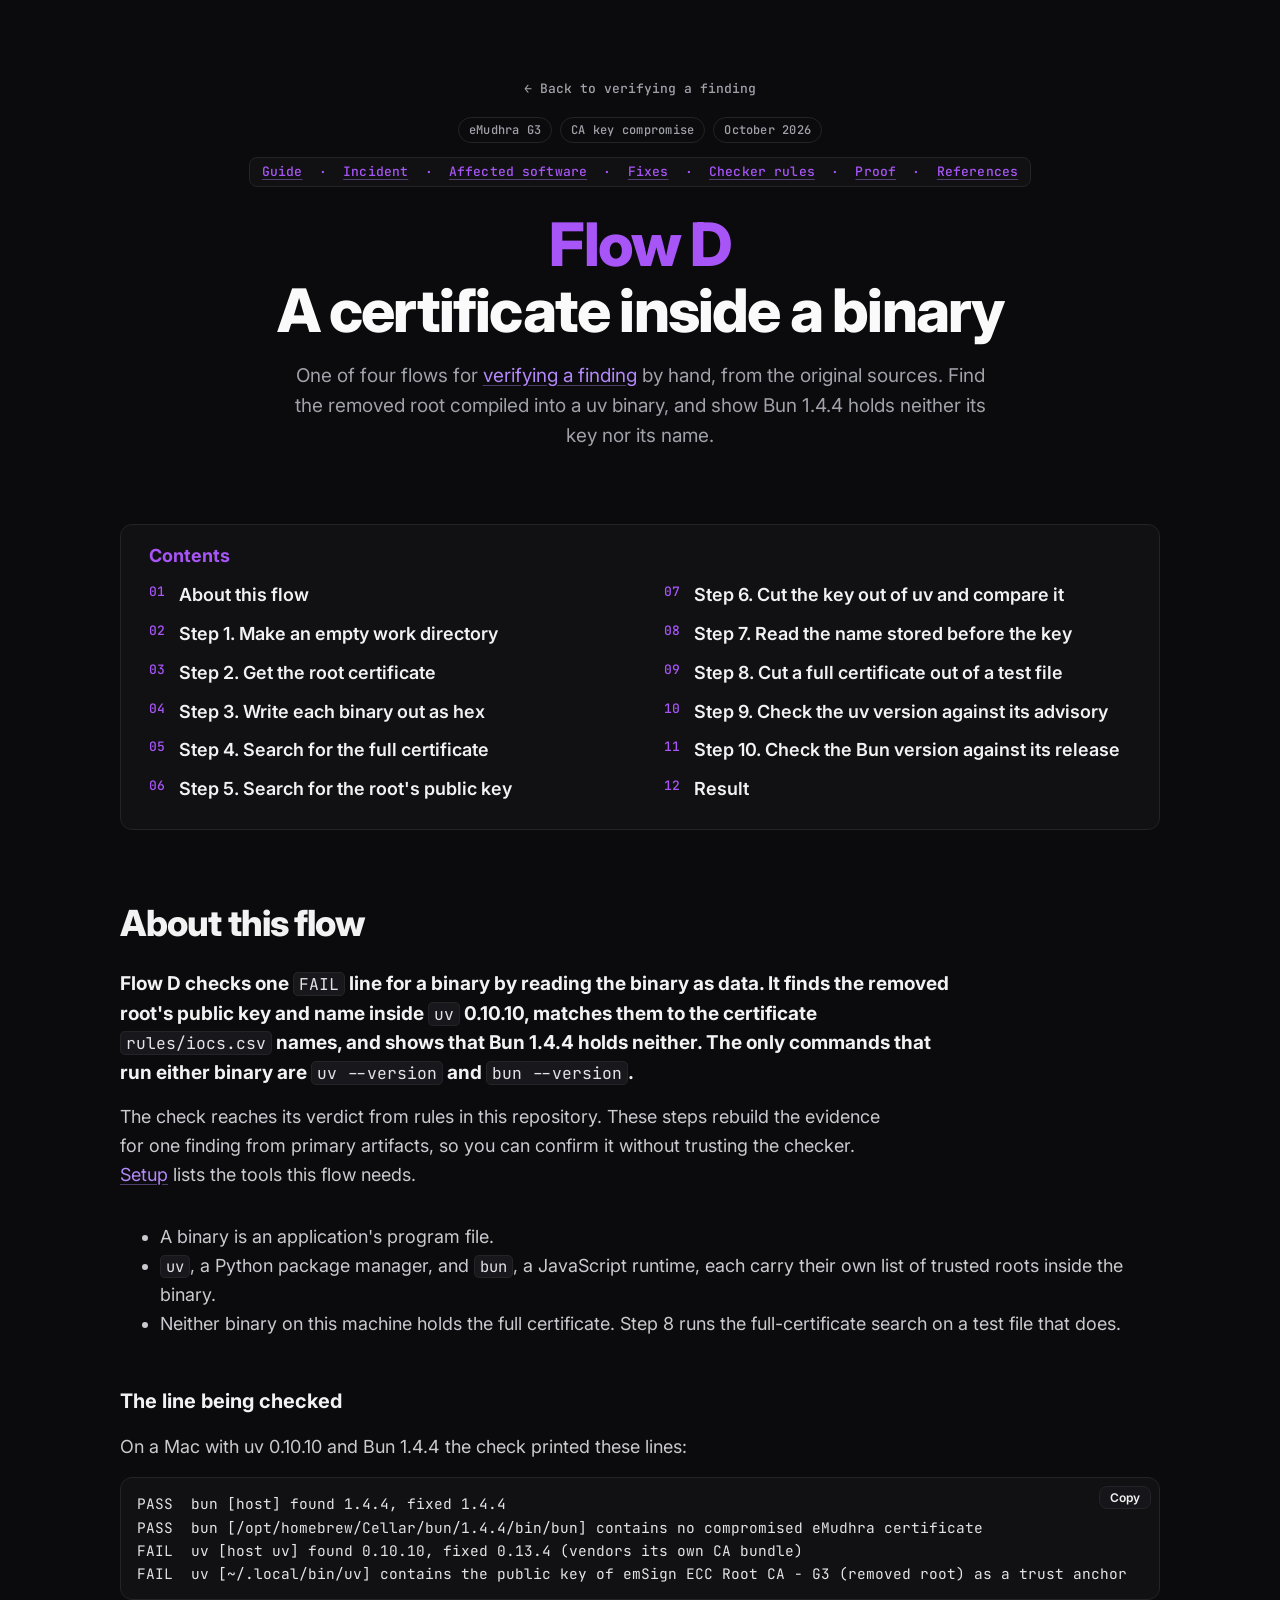
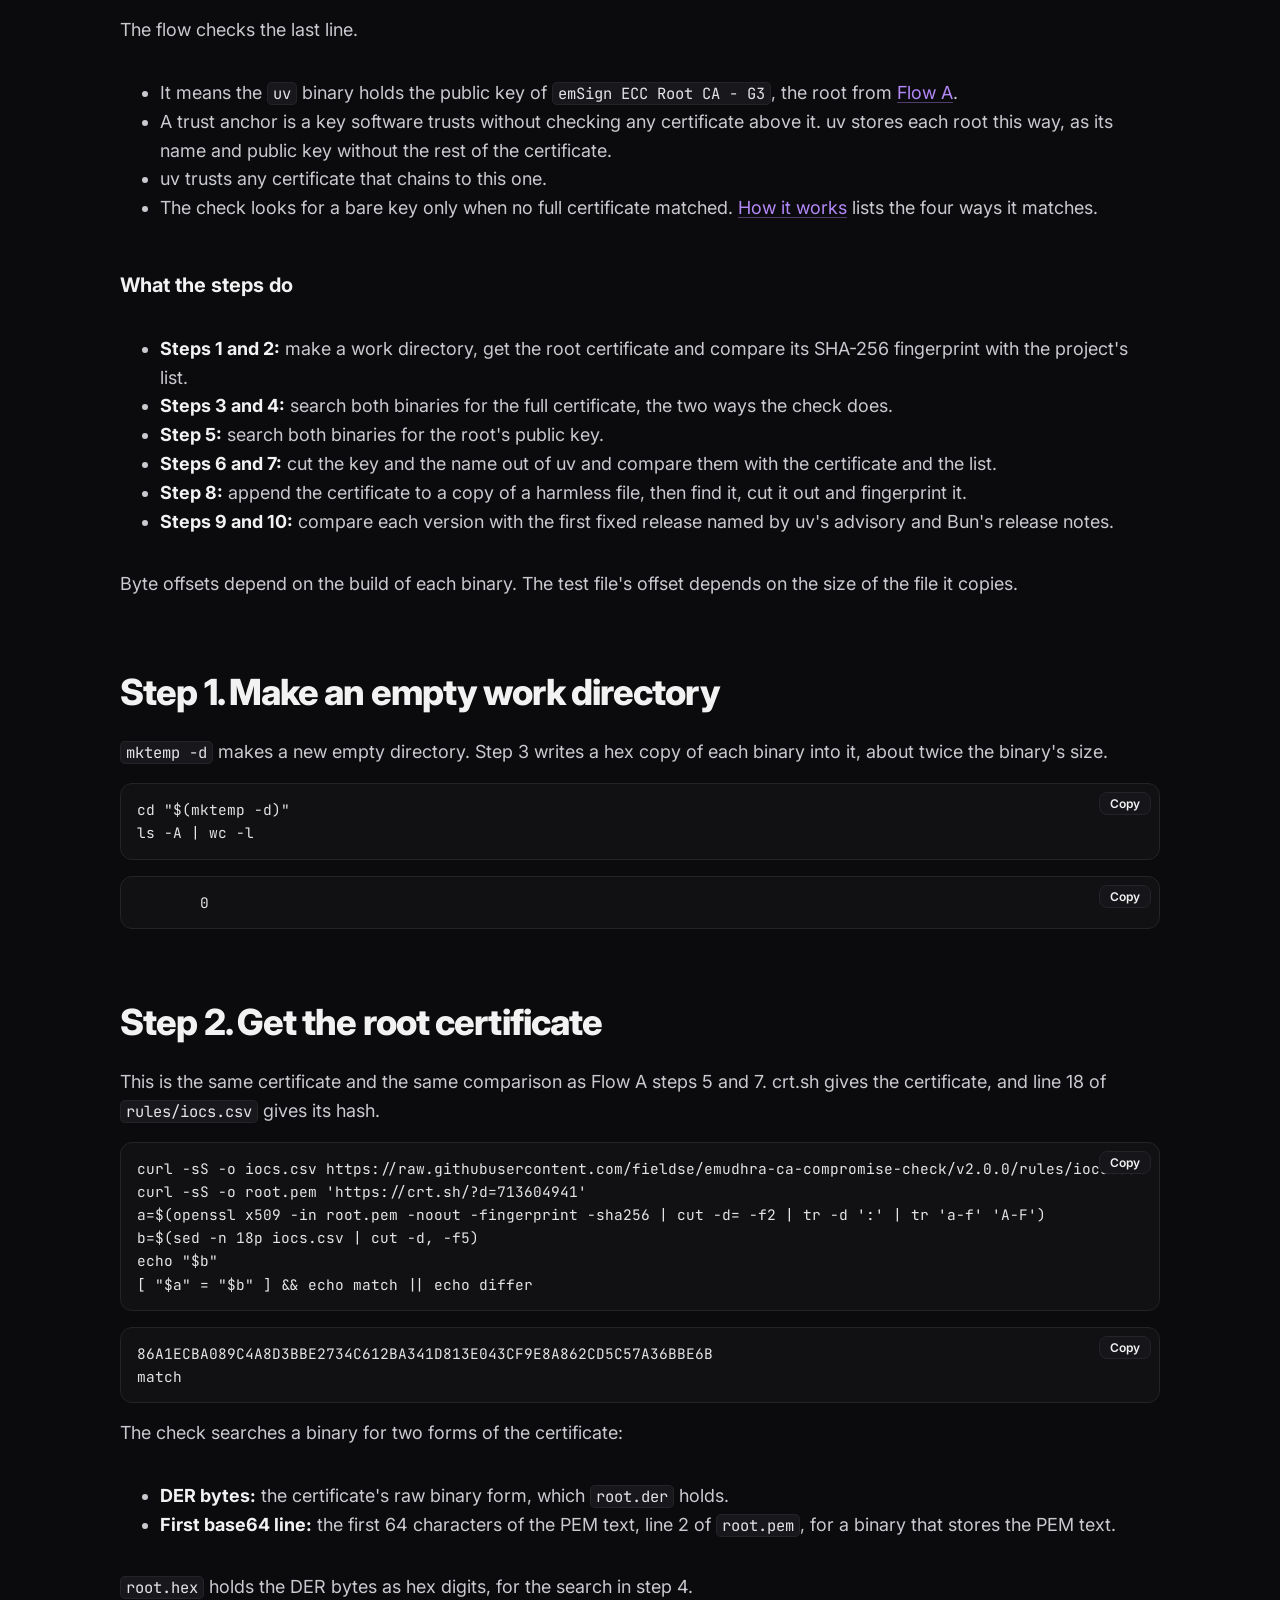
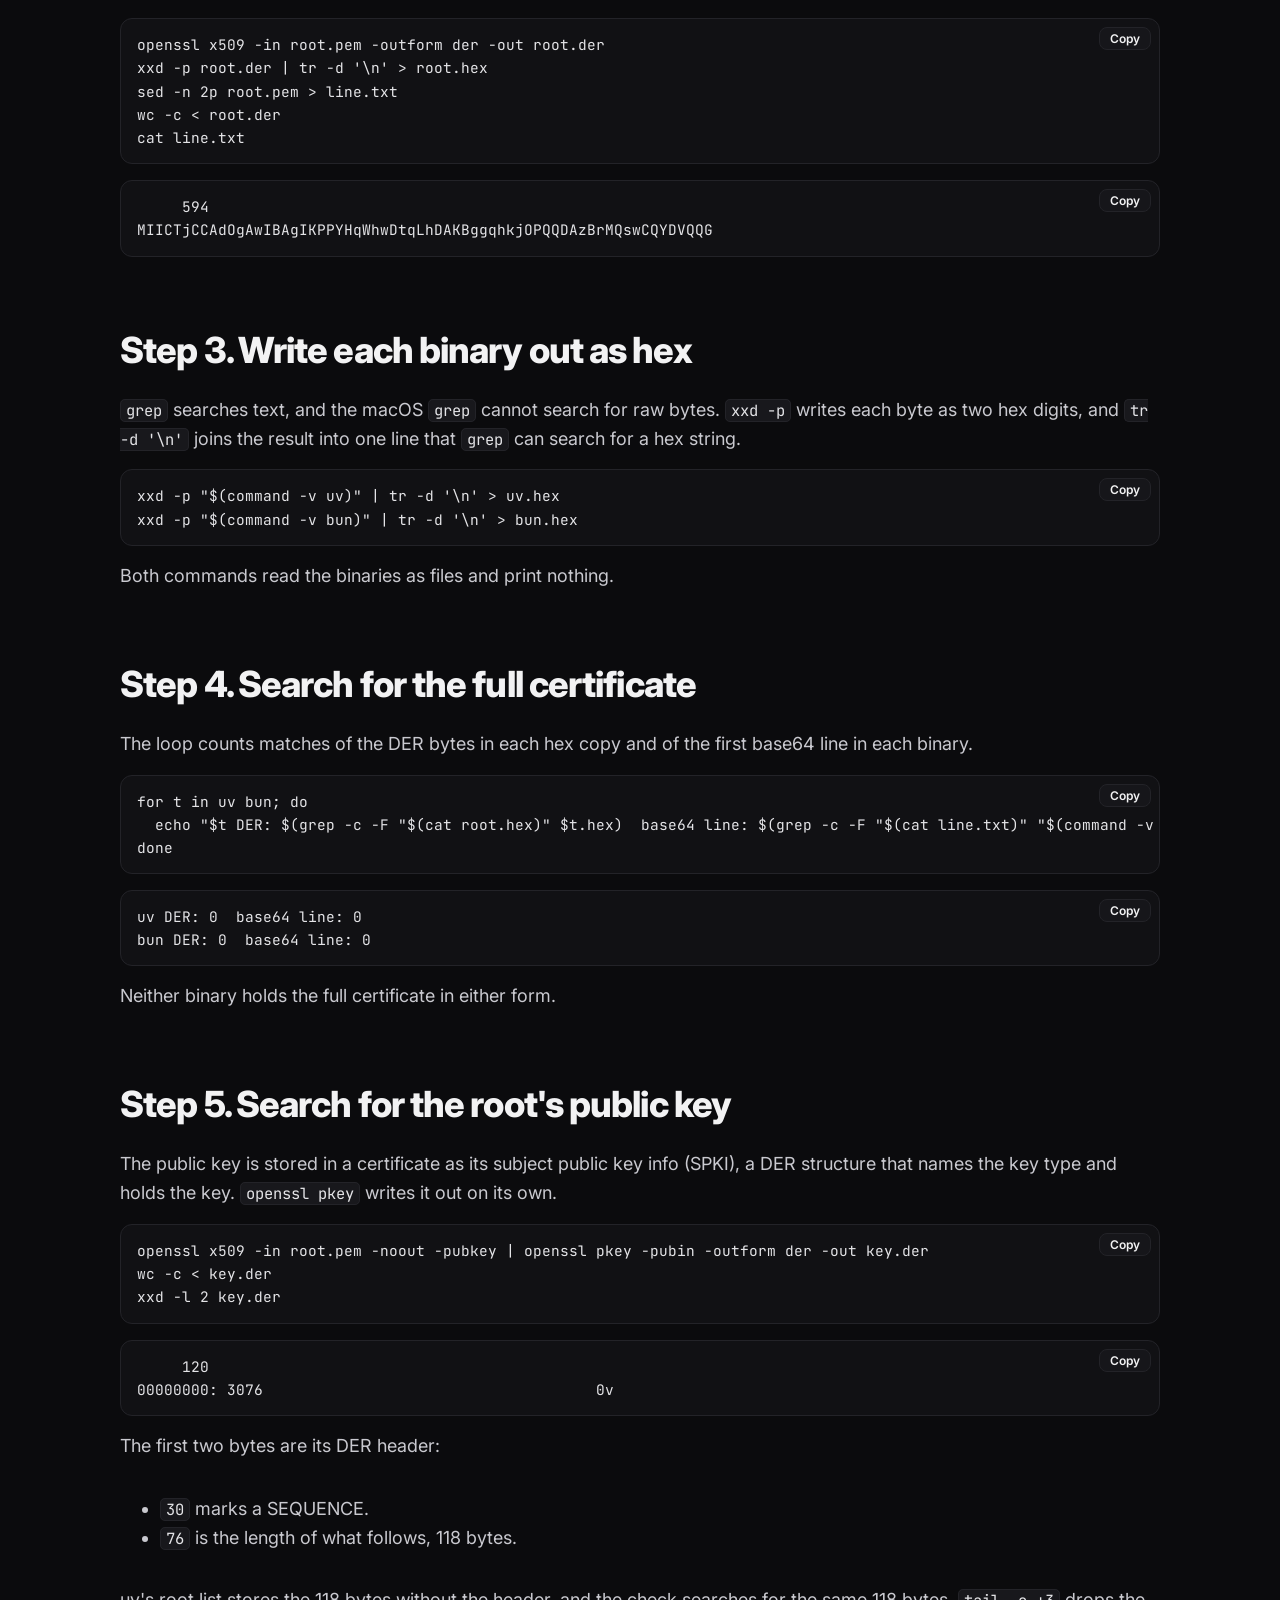
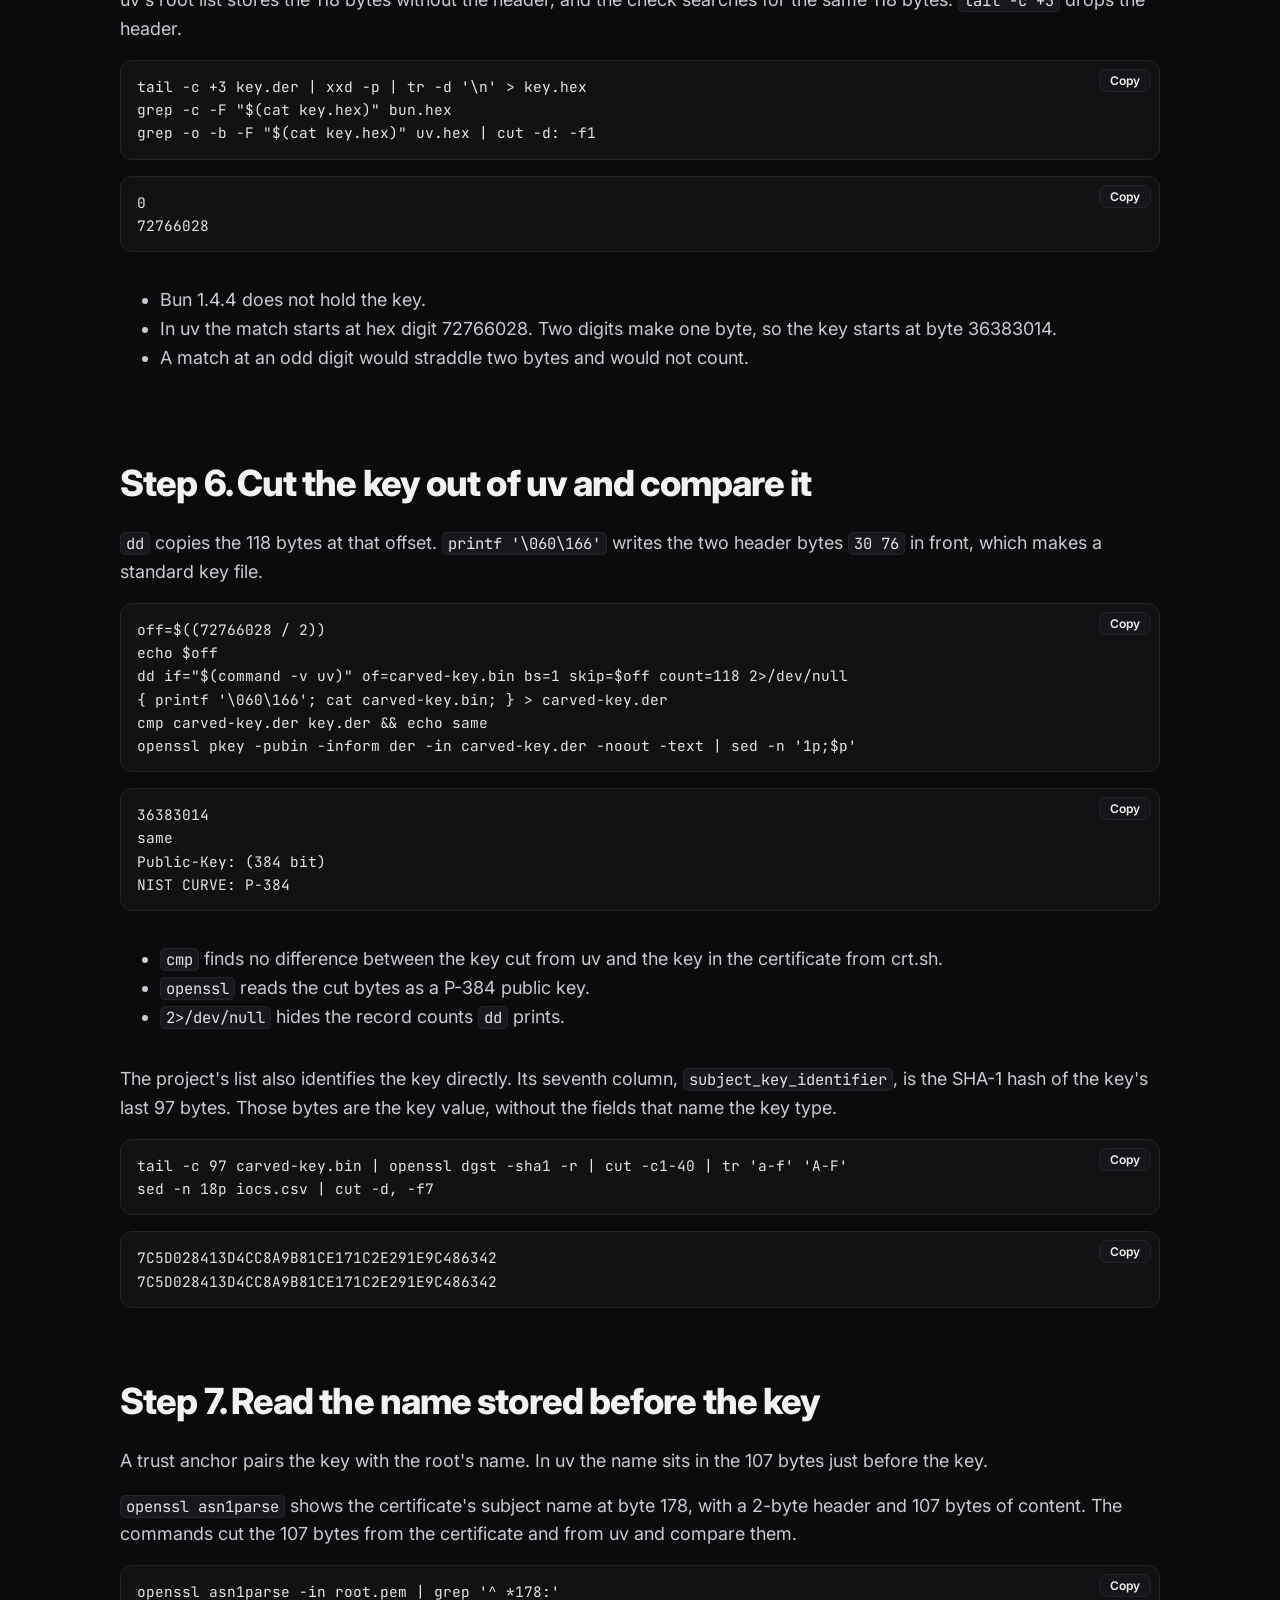
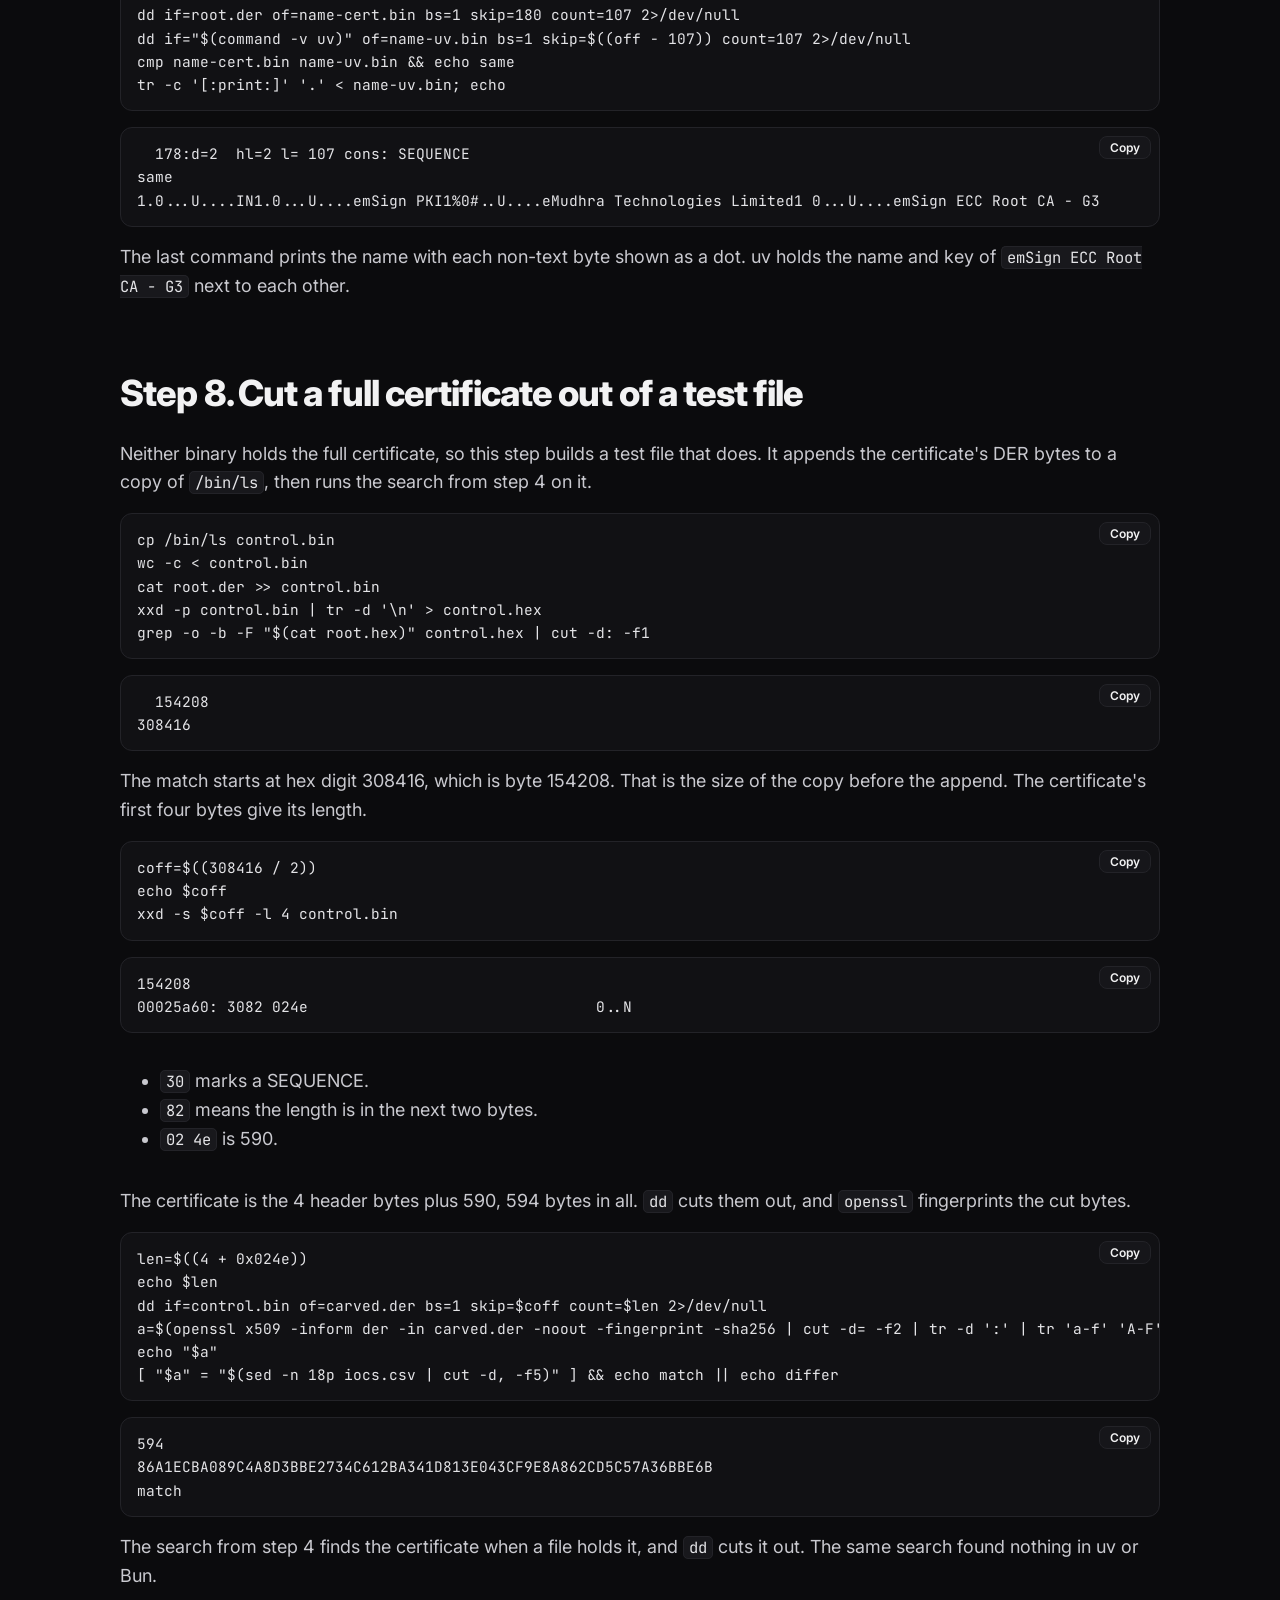
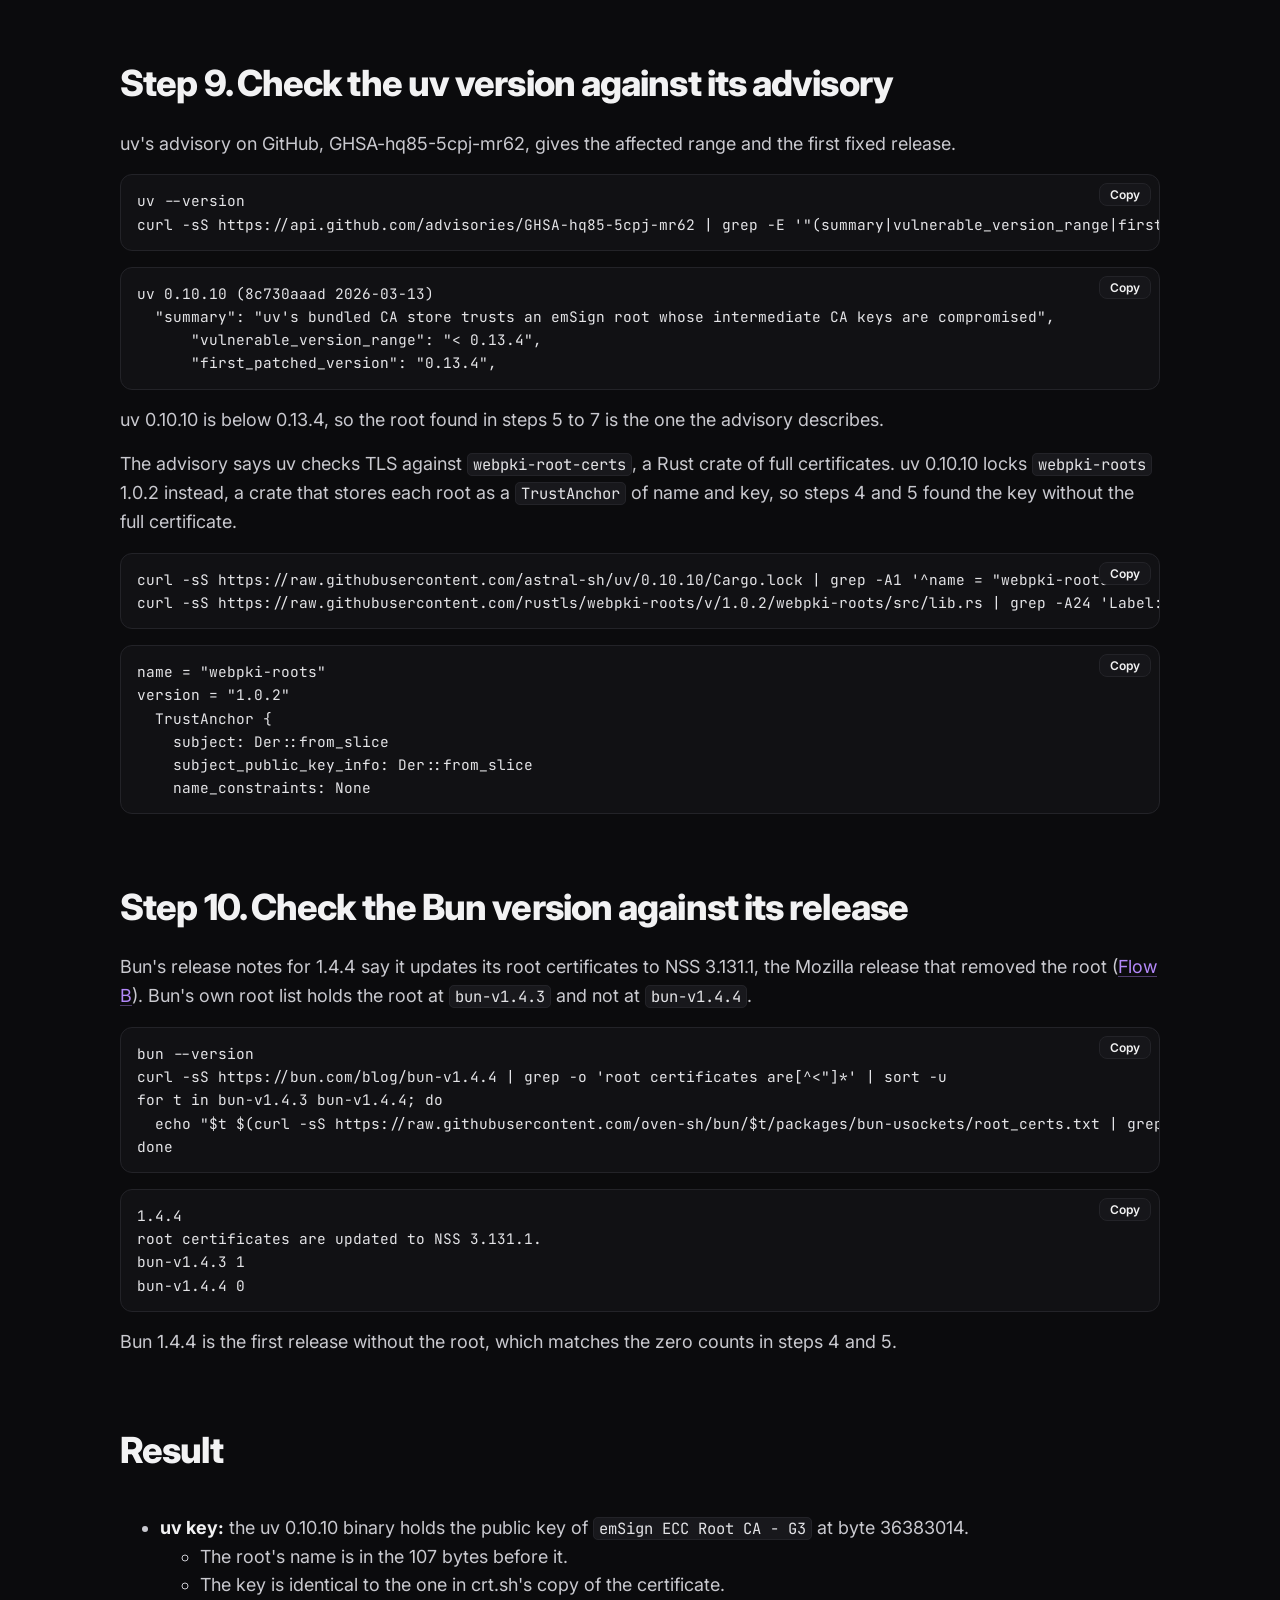
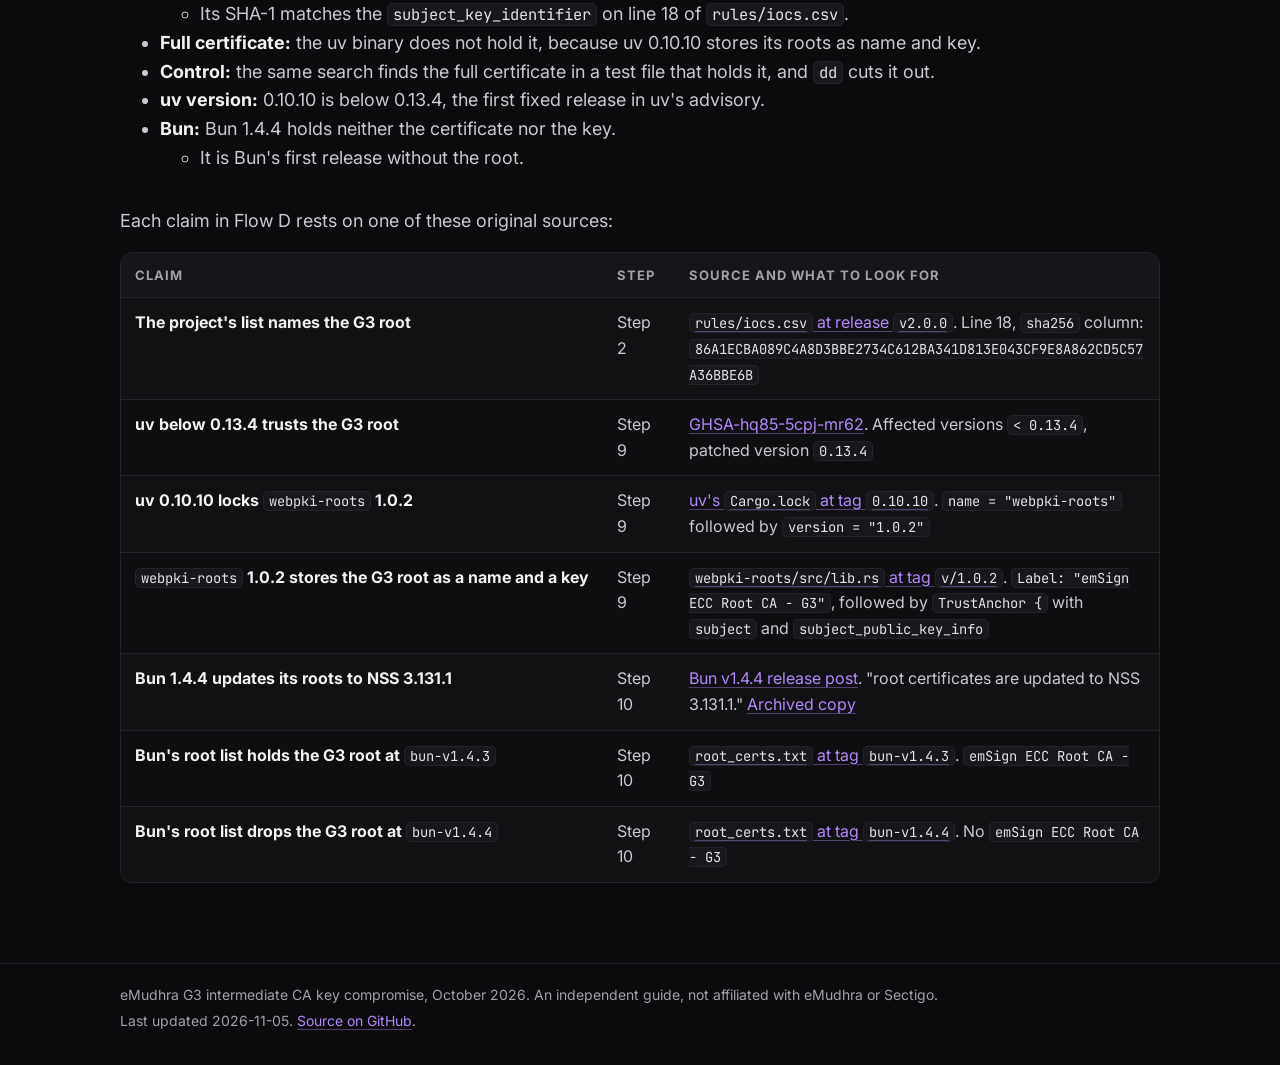
<file: proof-d.html>
<!doctype html>
<html lang="en">
<head>
<meta charset="utf-8">
<meta name="viewport" content="width=device-width, initial-scale=1">
<title>eMudhra G3 CA compromise: Flow D, a certificate inside a binary</title>
<meta name="description" content="Flow D of verifying an eMudhra G3 checker finding by hand: find the removed root compiled into a uv binary, and show bun 1.4.4 holds neither its key nor its name.">
<link rel="preconnect" href="https://fonts.googleapis.com">
<link rel="preconnect" href="https://fonts.gstatic.com" crossorigin>
<link rel="stylesheet" href="https://fonts.googleapis.com/css2?family=Inter:wght@400;500;600;700;800&family=JetBrains+Mono:wght@400;500;600&display=swap">
<style>
:root {
  /* Dark theme: flat near-black ground, zinc cards with faint borders, one purple accent. */
  --bg: #0b0b0d;
  --paper: #111114;
  --raised: #16161a;
  --ink: #f2f2f3;
  --body: #c9c9cf;
  --muted: #a1a1aa;
  --rule: #232328;
  --band: #0b0b0d;
  --band-ink: #fafafa;
  --band-muted: #a1a1aa;
  --link: #b388f9;
  --code-bg: #18181c;
  --primary: #a855f7;
  --bad: #f87171;
  --good: #4ade80;
  --limit: #fb923c;
  --stripe: #0e0e11;
  --sans: "Inter", -apple-system, BlinkMacSystemFont, "Segoe UI", Roboto, Arial, sans-serif;
  --mono: "JetBrains Mono", "Fira Code", ui-monospace, SFMono-Regular, Menlo, Consolas, monospace;
  color-scheme: dark;
}
* { box-sizing: border-box; }
html { -webkit-text-size-adjust: 100%; }
body { margin: 0; background: var(--bg); color: var(--ink); font: 16px/1.6 var(--sans); }
a { color: var(--link); }
a:focus-visible, button:focus-visible { outline: 2px solid var(--link); outline-offset: 2px; }
.wrap { max-width: 1080px; margin: 0 auto; padding-left: max(20px, env(safe-area-inset-left)); padding-right: max(20px, env(safe-area-inset-right)); }
.read { max-width: 70ch; }

/* Header band */
.band { background: var(--band); color: var(--band-ink); padding-block: 44px 40px; }
.band .ids { font: 600 13px/1.4 var(--mono); color: var(--band-muted); letter-spacing: 0.02em; margin: 0 0 14px; }
.band .ids b { color: var(--band-ink); font-weight: 600; }
.band h1 { margin: 0 0 14px; font-size: clamp(28px, 4.6vw, 42px); line-height: 1.12; font-weight: 700; letter-spacing: -0.015em; text-wrap: balance; }
.band p { margin: 0; font-size: 18px; color: var(--band-ink); max-width: 62ch; }

main { padding-block: 40px 56px; display: grid; gap: 44px; }
section { display: grid; gap: 16px; min-width: 0; }
h2 { margin: 0; font-size: 24px; line-height: 1.2; font-weight: 700; letter-spacing: -0.01em; padding-bottom: 8px; border-bottom: 2px solid var(--ink); }
h3 { margin: 0; font-size: 18px; font-weight: 700; }
p { margin: 0; }
.muted { color: var(--muted); }
code { font: 0.86em var(--mono); background: var(--code-bg); padding: 1px 4px; border-radius: 3px; overflow-wrap: anywhere; }

/* Introduction: label column beside bullets */
dl.intro { margin: 0; display: grid; grid-template-columns: 11rem 1fr; border-top: 1px solid var(--rule); }
dl.intro dt, dl.intro dd { margin: 0; padding: 14px 0; border-bottom: 1px solid var(--rule); }
dl.intro dt { font-weight: 700; padding-right: 20px; }
dl.intro ul { margin: 0; padding-left: 18px; display: grid; gap: 4px; }
@media (max-width: 640px) {
  dl.intro { grid-template-columns: 1fr; }
  dl.intro dt { border-bottom: 0; padding-bottom: 2px; }
  dl.intro dd { padding-top: 0; }
}

/* Check table */
.table-scroll { overflow-x: auto; border-top: 2px solid var(--ink); border-bottom: 1px solid var(--rule); }
table { border-collapse: collapse; width: 100%; min-width: 880px; font-size: 15px; background: var(--paper); }
th, td { text-align: left; vertical-align: top; padding: 12px 14px; border-bottom: 1px solid var(--rule); }
thead th { font-size: 13px; font-weight: 700; text-transform: uppercase; letter-spacing: 0.05em; color: var(--muted); background: var(--bg); }
tbody tr:nth-child(even) { background: var(--stripe); }
tbody tr:last-child td { border-bottom: 0; }
td:first-child { font-weight: 700; white-space: nowrap; }
td.check { min-width: 300px; }
.cmd { display: flex; align-items: flex-start; gap: 6px; background: var(--code-bg); border: 1px solid var(--rule); border-radius: 4px; padding: 8px 8px 8px 12px; margin-bottom: 6px; }
.cmd:last-of-type { margin-bottom: 0; }
.cmd code { flex: 1; min-width: 0; background: none; padding: 0; font-size: 13px; line-height: 1.5; white-space: pre-wrap; overflow-wrap: anywhere; }
.cmd .copy { flex: none; display: grid; place-items: center; width: 26px; height: 26px; margin: -3px 0; border: 1px solid transparent; border-radius: 4px; background: none; color: var(--muted); cursor: pointer; }
.cmd .copy:hover { color: var(--ink); border-color: var(--rule); background: var(--paper); }
.cmd .copy.done { color: var(--good); }
td.bad { color: var(--bad); font-variant-numeric: tabular-nums; }
td.good { color: var(--good); font-variant-numeric: tabular-nums; }
td.bad code, td.good code { color: var(--ink); }
td.bad ul, td.good ul { margin: 0; padding-left: 16px; display: grid; gap: 3px; }

ul.notes { margin: 0; padding-left: 18px; display: grid; gap: 8px; max-width: 80ch; }

/* Code blocks */
.code { position: relative; background: var(--code-bg); border-left: 3px solid var(--band); min-width: 0; }
.code pre { margin: 0; padding: 14px 16px; overflow-x: auto; font: 13.5px/1.6 var(--mono); }
.code button {
  position: absolute; top: 8px; right: 8px; font: 600 12px var(--sans);
  background: var(--paper); color: var(--ink); border: 1px solid var(--rule); border-radius: 3px;
  padding: 3px 10px; cursor: pointer;
}
.code button:hover { border-color: var(--ink); }

dl.levels { margin: 0; display: grid; grid-template-columns: auto 1fr; gap: 6px 14px; }
dl.levels dt { font: 700 13px/1.6 var(--mono); }
dl.levels dt.fail { color: var(--bad); }
dl.levels dd { margin: 0; }

ul.sources { margin: 0; padding-left: 18px; display: grid; gap: 4px; columns: 2; column-gap: 32px; }
ul.sources li { break-inside: avoid; }
@media (max-width: 640px) { ul.sources { columns: 1; } }

ul.resources { margin: 0; padding: 0; list-style: none; display: grid; grid-template-columns: repeat(auto-fill, minmax(min(100%, 320px), 1fr)); gap: 0 32px; }
ul.resources li { display: grid; gap: 2px; padding: 12px 0; border-bottom: 1px solid var(--rule); min-width: 0; }
ul.resources a { font-weight: 600; }
ul.resources span { color: var(--muted); font-size: 14px; }

.toc ol { margin: 0; padding-left: 20px; display: grid; gap: 10px; }
.toc li a { font-weight: 700; }
.toc li span { display: block; color: var(--muted); font-size: 14px; }
.toc h2 { font-size: 13px; text-transform: uppercase; letter-spacing: 0.1em; color: var(--muted); border-bottom: 0; padding-bottom: 0; margin-bottom: 8px; }
.toc ol { display: block; columns: 2; column-gap: 40px; }
.toc li { break-inside: avoid; padding: 3px 0; }
.toc li span { display: none; }
@media (max-width: 640px) { .toc ol { columns: 1; } }
[id] { scroll-margin-top: 16px; }
.nw { white-space: nowrap; }
.src { font-size: 14px; }
.src a { display: inline-flex; align-items: center; gap: 6px; font-weight: 600; }
.back { display: inline-block; margin-bottom: 16px; color: var(--band-muted); font-size: 14px; text-decoration: none; }
.back:hover { color: var(--band-ink); text-decoration: underline; }
footer .wrap { display: grid; gap: 4px; }
footer { border-top: 1px solid var(--rule); padding-block: 20px 32px; font-size: 14px; color: var(--muted); }

@media print {
  .band { background: none; color: #000; padding-block: 0 16px; border-bottom: 2px solid #000; }
  .band .ids, .band p, .band .ids b { color: #000; }
  .code button { display: none; }
  .table-scroll { overflow: visible; }
  table { min-width: 0; font-size: 11px; }
  a { color: #000; }
}

/* Page treatment: centered hero, mono eyebrow pills, purple highlight word, rounded bordered cards. */
body { color: var(--body); font-size: 18px; }
table, table.list { font-size: 16px; }
.cmd code, .code pre { font-size: 14.5px; }
strong, b, td:first-child, dt, h1, h2, h3 { color: var(--ink); }
.band { background: none; padding-block: 80px 24px; text-align: center; }
.band .wrap { display: flex; flex-direction: column; align-items: center; }
.band .ids { display: inline-block; margin: 0; padding: 4px 12px; border: 1px solid var(--rule); border-radius: 8px; background: var(--paper);
  font: 500 13px/1.5 var(--mono); color: var(--primary); letter-spacing: 0.01em; }
.band .ids { max-width: none; white-space: nowrap; }
@media (max-width: 640px) { .band .ids { white-space: normal; } }
.band .ids b, .band .ids a { color: var(--primary); font-weight: 500; }
.band .tags { display: flex; flex-wrap: wrap; justify-content: center; gap: 8px; margin: 0 0 14px; }
.band .tags span { padding: 3px 10px; border: 1px solid var(--rule); border-radius: 999px; font: 500 12px/1.5 var(--mono); color: var(--muted); letter-spacing: 0.02em; }
.band h1 { margin: 24px 0 18px; font-size: clamp(30px, calc((100vw - 48px) / 18), 60px); font-weight: 800; letter-spacing: -0.03em; line-height: 1.1; color: var(--band-ink); max-width: none; }
.band .wrap { max-width: 1440px; }
.band p:not(.ids):not(.tags) { color: var(--muted); font-size: 19px; line-height: 1.6; max-width: 58ch; margin: 0 auto; }
.hl { color: var(--primary); }
main { gap: 72px; padding-block: 48px 80px; }
h2 { border-bottom: 0; padding-bottom: 0; font-size: clamp(26px, 3.4vw, 36px); font-weight: 800; letter-spacing: -0.025em; }
h2[data-eyebrow]::before { content: attr(data-eyebrow); display: block; width: fit-content; margin-bottom: 16px; padding: 3px 12px;
  border: 1px solid var(--rule); border-radius: 8px; background: var(--paper); font: 500 13px/1.5 var(--mono); color: var(--primary); letter-spacing: 0.01em; }
h3 { font-size: 20px; }
.muted { color: var(--muted); }
a { color: var(--link); text-decoration-color: rgba(179, 136, 249, .4); text-underline-offset: 3px; }
a:hover { text-decoration-color: currentColor; }
code { background: var(--code-bg); color: #e4e4e7; border: 1px solid var(--rule); border-radius: 5px; padding: 0 5px; }

/* Introduction as one card, labels as spaced capitals */
dl.intro { border: 1px solid var(--rule); border-radius: 12px; background: var(--paper); padding: 4px 28px; }
dl.intro dt, dl.intro dd { border-color: var(--rule); padding-block: 20px; }
dl.intro > :nth-last-child(-n+2) { border-bottom: 0; }
dl.intro dt { font-size: 12px; font-weight: 700; letter-spacing: 0.12em; text-transform: uppercase; color: var(--primary); padding-top: 24px; }
dl.intro li::marker { color: var(--primary); }

/* Tables in rounded cards */
.table-scroll { border: 1px solid var(--rule); border-radius: 12px; background: var(--paper); }
table, table.matrix, table.list { background: transparent; }
thead th, .matrix thead th, .list thead th { background: var(--raised); color: var(--muted); letter-spacing: 0.08em; }
th, td { border-color: var(--rule); }
tbody tr:nth-child(even) { background: var(--stripe); }
.cmd { background: var(--code-bg); border-color: var(--rule); border-radius: 8px; }
.cmd .copy:hover { background: var(--raised); border-color: var(--rule); }
td.bad { color: var(--bad); }
td.good { color: var(--good); }

/* Code blocks */
.code { background: var(--paper); border: 1px solid var(--rule); border-radius: 12px; }
.code pre { color: #e4e4e7; }
.code button { background: var(--raised); color: var(--ink); border: 1px solid var(--rule); border-radius: 8px; }
.code button:hover { border-color: var(--primary); box-shadow: 0 0 16px rgba(168, 85, 247, .3); }
dl.levels dt { color: var(--limit); }
dl.levels dt.fail { color: var(--bad); }

ul.resources li { border-color: var(--rule); }
ul.sources li::marker, ul.notes li::marker, ul.plain li::marker { color: var(--primary); }

/* Tests page */
.facts { display: grid; grid-template-columns: repeat(4, minmax(0, 1fr)); gap: 16px; border: 0; padding: 0; }
.facts div { border: 1px solid var(--rule); border-radius: 12px; background: var(--paper); padding: 26px 16px; text-align: center; justify-items: center; }
.facts b { font-size: 42px; font-weight: 800; letter-spacing: -0.02em; color: var(--primary); }
.facts div:nth-child(2) b { color: var(--good); }
.facts div:nth-child(3) b { color: var(--limit); }
.facts span { color: var(--muted); font-size: 15px; }
@media (max-width: 640px) { .facts { grid-template-columns: repeat(2, minmax(0, 1fr)); } }
nav.toc { border: 1px solid var(--rule); border-radius: 12px; background: var(--paper); padding: 20px 28px; max-width: none; }
nav.toc h2 { font-size: 12px; font-weight: 700; letter-spacing: 0.12em; text-transform: uppercase; color: var(--primary); margin-bottom: 10px; }
nav.toc ol { display: block; list-style: none; padding-left: 0; columns: 2; column-gap: 48px; counter-reset: toc; }
nav.toc li { counter-increment: toc; display: flex; gap: 14px; padding: 5px 0; break-inside: avoid; }
nav.toc li::before { content: counter(toc, decimal-leading-zero); font: 500 13px/1.75 var(--mono); color: var(--primary); }
nav.toc li > a { color: var(--ink); font-weight: 600; text-decoration: none; }
nav.toc li > a:hover { color: var(--primary); }
nav.toc li span { display: none; }
@media (max-width: 640px) { nav.toc ol { columns: 1; } }
.band .back { margin-bottom: 20px; font: 500 13px var(--mono); color: var(--muted); }
.band .back:hover { color: var(--primary); }
.matrix tbody th { background: var(--paper); color: var(--ink); }
.matrix tbody tr:nth-child(even) th, .matrix tbody tr:nth-child(even) td { background: var(--stripe); }
.matrix thead th.grp { color: var(--primary); }
.list tr.grp th { background: var(--raised); color: var(--primary); }
.list td.tid { color: var(--ink); }
.dot.limit { background: var(--limit); }

.src { margin: 0; }
.src a { display: inline-flex; align-items: center; gap: 8px; }
.src a { padding: 6px 14px; border: 1px solid var(--rule); border-radius: 8px; background: var(--raised); color: var(--ink); font-weight: 600; font-size: 14px; text-decoration: none; }
.src a:hover { border-color: var(--primary); box-shadow: 0 0 16px rgba(168, 85, 247, .3); }
/* Call to action box */
.cta { border: 1px solid rgba(168, 85, 247, .35); border-radius: 12px; padding: 32px;
  background: linear-gradient(135deg, rgba(168, 85, 247, .2) 0%, rgba(168, 85, 247, .06) 60%, rgba(168, 85, 247, .02) 100%), var(--paper);
  display: grid; gap: 14px; }
.cta .label { font-size: 12px; font-weight: 700; letter-spacing: 0.12em; text-transform: uppercase; color: var(--primary); }
.cta h3 { margin: 0; font-size: 28px; font-weight: 800; letter-spacing: -0.02em; }
.cta p { margin: 0; max-width: 62ch; color: var(--body); }
.cta .actions { display: flex; flex-wrap: wrap; gap: 12px; margin-top: 6px; }
.cta .btn { display: inline-flex; align-items: center; gap: 8px; padding: 10px 18px; border-radius: 8px; font-weight: 600; font-size: 15px; text-decoration: none; }
.cta .btn-primary { background: linear-gradient(135deg, #a855f7, #c96ef7); border: 1px solid #be5eed; color: #fff; box-shadow: 0 0 20px rgba(168, 85, 247, .3); }
.cta .btn-primary:hover { box-shadow: 0 0 28px rgba(168, 85, 247, .5); }
.cta .btn-ghost { border: 1px solid var(--rule); background: var(--raised); color: var(--ink); }
.cta .btn-ghost:hover { border-color: var(--primary); }
footer { border-color: var(--rule); color: var(--muted); }
@media print { .band h1, h2, .hl { color: #000; } h2[data-eyebrow]::before { display: none; } }

/* List tables (checks and references pages) */
table.list { border-collapse: collapse; width: 100%; min-width: 860px; font-size: 14.5px; background: var(--paper); }
.list th, .list td { text-align: left; vertical-align: top; padding: 9px 12px; border-bottom: 1px solid var(--rule); }
.list thead th { font-size: 13px; font-weight: 700; text-transform: uppercase; letter-spacing: 0.05em; color: var(--muted); background: var(--bg); }
.list tr.grp th { background: var(--stripe); font: 700 12px var(--mono); text-transform: uppercase; letter-spacing: 0.05em; padding-top: 14px; }
.list td.tid { font: 700 14px var(--mono); white-space: nowrap; }
.list td.tid span { display: block; font-weight: 400; font-size: 12px; color: var(--muted); }
.list td.cks { font: 12.5px var(--mono); color: var(--muted); white-space: nowrap; }
.list td.res { font-weight: 700; white-space: nowrap; }
.list td.res.pass { color: var(--good); }
.list td.res.gap { color: var(--bad); }
.list td.res.limit { color: var(--limit); }
.list tr.grp th { background: var(--raised); color: var(--primary); }
.list td.tid { color: var(--ink); }

/* References page */
table.list.refs-table { min-width: 1100px; font-size: 15px; }
.refs-table td.tid a { color: var(--ink); text-decoration: none; }
.refs-table td.tid a:hover { color: var(--primary); }
.refs-table td.stk { font-weight: 600; color: var(--ink); min-width: 160px; }
.refs-table td.val { min-width: 220px; }
.refs-table td.note { color: var(--muted); font-size: 14px; min-width: 180px; }
.refs-table ol.refs { margin: 0; padding-left: 22px; display: grid; gap: 3px; font-size: 14px; min-width: 220px; }
.refs-table ol.refs li::marker { color: var(--primary); font: 500 12px var(--mono); }
.refs-table tr:target td { background: rgba(168, 85, 247, .12); }
nav.toc li small { margin-left: auto; font: 500 13px/1.75 var(--mono); color: var(--muted); white-space: nowrap; }

/* eMudhra pages: inline reference links, status chips, the checks table and the fingerprint table. */
.rl { font: 500 0.74em var(--mono); color: var(--muted); white-space: nowrap; }
.rl a { text-decoration: none; }
.rl a:hover { text-decoration: underline; }
.chip { display: inline-block; margin-bottom: 6px; padding: 1px 8px; border: 1px solid; border-radius: 6px; font: 600 12px/1.6 var(--mono); white-space: nowrap; }
.chip.unfixed { color: var(--bad); border-color: rgba(248, 113, 113, .45); background: rgba(248, 113, 113, .08); }
.chip.partial { color: var(--limit); border-color: rgba(251, 146, 60, .45); background: rgba(251, 146, 60, .08); }
.chip.os { color: var(--muted); border-color: var(--rule); background: var(--raised); }
table.list.checks { min-width: 1280px; font-size: 15px; }
.checks td { padding: 12px 12px; }
.checks td.item { font-weight: 700; color: var(--ink); white-space: normal; min-width: 150px; }
.checks td.where { min-width: 170px; font-size: 14px; }
.checks td.check { min-width: 320px; }
.checks td.check .muted { display: block; margin-top: 4px; font-size: 13.5px; }
.checks td.bad, .checks td.good { min-width: 160px; font-size: 14.5px; }
.checks td.aaa { min-width: 170px; font-size: 14px; color: var(--body); }
.checks td.rf, .fps td.rf { font: 500 13px var(--mono); white-space: nowrap; }
.checks td.rf a, .fps td.rf a { display: block; text-decoration: none; }
.checks td.bad ul, .checks td.good ul { margin: 0; padding-left: 16px; display: grid; gap: 3px; }
.checks tr:target td { background: rgba(168, 85, 247, .12); }
table.list.fps { min-width: 720px; font-size: 15px; }
.fps td:first-child { white-space: normal; }
.fps td.fp code { font-size: 12.5px; overflow-wrap: anywhere; }
.refs-table td.dt { font: 500 13px var(--mono); white-space: nowrap; color: var(--muted); }
.refs-table ol.refs li .meta { display: block; color: var(--muted); font-size: 13px; }
.refs-table td.note strong { color: var(--limit); }
.facts div:nth-child(4) b { color: var(--bad); }
section.area { display: grid; gap: 12px; }
section.area h3 { margin-top: 8px; }
p.more a { font-weight: 600; font-size: 15px; }
#manual > .read { max-width: 70ch; }

/* Reading layout: quiet reference tags, sentence-case labels, lead-then-detail lists, compact tables with a Refs column. */
.rl a { color: var(--muted); }
.rl a:hover { color: var(--link); }
dl.intro dt { font-size: 18px; letter-spacing: 0; text-transform: none; padding-top: 22px; }
dl.intro dd > ul { gap: 12px; }
dl.intro ul ul { margin-top: 4px; gap: 3px; }
p.key { max-width: 70ch; font-size: 19px; line-height: 1.55; color: var(--ink); }
section > h3 { margin-top: 12px; }
ul.points { margin: 0; padding: 0; list-style: none; display: grid; gap: 22px; max-width: 80ch; }
ul.points > li > strong:first-child { display: block; margin-bottom: 4px; }
ul.points ul, ul.points ol { margin: 0; padding-left: 20px; display: grid; gap: 6px; }
ul.points ul ul, ul.points ul ol { margin-top: 4px; gap: 2px; }
ul.points li li::marker { color: var(--primary); }
ul.points .code { margin-top: 4px; }
table.list.tbl { min-width: 640px; font-size: 15.5px; }
.tbl th, .tbl td { padding: 11px 14px; }
.tbl td:first-child { width: 12rem; white-space: normal; font-weight: 600; color: var(--ink); }
.tbl td ul { margin: 0; padding-left: 16px; display: grid; gap: 4px; }
.tbl td.rf { width: 5rem; font: 500 13px var(--mono); white-space: nowrap; }
.tbl td.rf a { display: block; text-decoration: none; }
.tbl.when td:first-child { width: 10rem; white-space: nowrap; font: 500 14px var(--mono); color: var(--muted); }
section.area { border-top: 1px solid var(--rule); padding-top: 28px; gap: 16px; }
section.area h3 { margin-top: 0; }
dl.levels + p, dl.levels + dl.levels { margin-top: 4px; }
@media (max-width: 640px) {
  table.list.tbl { min-width: 0; }
  .tbl thead { display: none; }
  .tbl, .tbl tbody, .tbl tr, .tbl td, .tbl tr.grp th { display: block; width: auto; }
  .tbl tr { padding: 10px 0; border-bottom: 1px solid var(--rule); }
  .tbl tr:last-child { border-bottom: 0; }
  .tbl td, .tbl.when td:first-child { width: auto; border: 0; padding: 3px 16px; }
  .tbl td:empty { display: none; }
  .tbl td.rf a { display: inline; margin-right: 10px; }
  dl.intro dt { padding-bottom: 4px; }
  dl.intro dd { padding-top: 4px; }
}

/* Sister-page layout: the main check table, per-area caveat cards and the section Sources line. */
#caveats { display: grid; gap: 32px; }
.eco { display: grid; gap: 12px; }
.eco h4 { margin: 12px 0 0; font-size: 16px; }
table.caveats { min-width: 0; }
table.caveats td:first-child { white-space: normal; width: 14rem; }
table.caveats td ul { margin: 0; padding-left: 18px; display: grid; gap: 6px; }
nav.toc h2 { font-size: 18px; font-weight: 700; letter-spacing: 0; text-transform: none; color: var(--primary); margin-bottom: 10px; }
td.rf { font: 500 13px var(--mono); white-space: nowrap; }
td.rf a { display: block; text-decoration: none; }
.eco > p a { font-weight: 600; font-size: 15px; }
p.refs-line { font-size: 14px; max-width: 80ch; }
p.refs-line a { font: 500 13px var(--mono); text-decoration: none; }
@media (max-width: 640px) { table.caveats td:first-child { width: auto; } }

/* Manual checks: one card per stack. */
.stacks { display: grid; gap: 28px; margin-top: 8px; }
.stacks .eco { border-top: 1px solid var(--rule); padding-top: 24px; }
.stacks .eco > p { max-width: 75ch; }

/* Further reading: grouped primary sources. */
#sources h4 { margin: 18px 0 6px; font-size: 13px; font-weight: 700; letter-spacing: 0.05em; text-transform: uppercase; color: var(--muted); }

/* Checks page: one card per item, with a status chip under its name. */
.chip.fixed { color: var(--good); border-color: rgba(74, 222, 128, .45); background: rgba(74, 222, 128, .08); }
.eco > p.status { margin-top: -6px; }
.eco > p.status .chip { margin-bottom: 0; }
.stacks .eco:target { outline: 1px solid var(--primary); outline-offset: 12px; border-radius: 4px; }

/* Alias anchors kept for old links take no grid cell. */
a[id]:empty { position: absolute; }
section > h2 { margin-bottom: 8px; }
</style>
</head>
<body>

<header class="band">
  <div class="wrap">
    <a class="back" href="proof.html">← Back to verifying a finding</a>
    <p class="tags"><span>eMudhra G3</span><span>CA key compromise</span><span>October 2026</span></p>
    <p class="ids"><a href="index.html">Guide</a> &nbsp;·&nbsp; <a href="incident.html">Incident</a> &nbsp;·&nbsp; <a href="checks.html">Affected software</a> &nbsp;·&nbsp; <a href="fixes.html">Fixes</a> &nbsp;·&nbsp; <a href="detections.html">Checker rules</a> &nbsp;·&nbsp; <a href="proof.html">Proof</a> &nbsp;·&nbsp; <a href="references.html">References</a></p>
    <h1><span class='hl'>Flow D</span><br>A certificate inside a binary</h1>
    <p>One of four flows for <a href="proof.html">verifying a finding</a> by hand, from the original sources. Find the removed root compiled into a uv binary, and show Bun 1.4.4 holds neither its key nor its name.</p>
  </div>
</header>
<main class="wrap">
<nav class="toc read" aria-label="Contents"><h2>Contents</h2><ol>
  <li><a href="#about">About this flow</a><span>What it checks and why</span></li>
  <li><a href="#step-1-make-an-empty-work-directory">Step 1. Make an empty work directory</a></li>
  <li><a href="#step-2-get-the-root-certificate">Step 2. Get the root certificate</a></li>
  <li><a href="#step-3-write-each-binary-out-as-hex">Step 3. Write each binary out as hex</a></li>
  <li><a href="#step-4-search-for-the-full-certificate">Step 4. Search for the full certificate</a></li>
  <li><a href="#step-5-search-for-the-roots-public-key">Step 5. Search for the root's public key</a></li>
  <li><a href="#step-6-cut-the-key-out-of-uv-and-compare-it">Step 6. Cut the key out of uv and compare it</a></li>
  <li><a href="#step-7-read-the-name-stored-before-the-key">Step 7. Read the name stored before the key</a></li>
  <li><a href="#step-8-cut-a-full-certificate-out-of-a-test-file">Step 8. Cut a full certificate out of a test file</a></li>
  <li><a href="#step-9-check-the-uv-version-against-its-advisory">Step 9. Check the uv version against its advisory</a></li>
  <li><a href="#step-10-check-the-bun-version-against-its-release">Step 10. Check the Bun version against its release</a></li>
  <li><a href="#result">Result</a></li>
</ol></nav>
<section id="about">
<h2>About this flow</h2>
<p class="key"><strong>Flow D checks one <code>FAIL</code> line for a binary by reading the binary as data. It finds the removed root's public key and name inside <code>uv</code> 0.10.10, matches them to the certificate <code>rules/iocs.csv</code> names, and shows that Bun 1.4.4 holds neither. The only commands that run either binary are <code>uv --version</code> and <code>bun --version</code>.</strong></p>
<p class="read">The check reaches its verdict from rules in this repository. These steps rebuild the evidence for one finding from primary artifacts, so you can confirm it without trusting the checker. <a href="proof.html#setup">Setup</a> lists the tools this flow needs.</p>
<ul>
<li>A binary is an application's program file.</li>
<li><code>uv</code>, a Python package manager, and <code>bun</code>, a JavaScript runtime, each carry their own list of trusted roots inside the binary.</li>
<li>Neither binary on this machine holds the full certificate. Step 8 runs the full-certificate search on a test file that does.</li>
</ul>
<h3 id="the-line-being-checked">The line being checked</h3>
<p>On a Mac with uv 0.10.10 and Bun 1.4.4 the check printed these lines:</p>
<div class="code"><button type="button">Copy</button><pre>PASS  bun [host] found 1.4.4, fixed 1.4.4
PASS  bun [/opt/homebrew/Cellar/bun/1.4.4/bin/bun] contains no compromised eMudhra certificate
FAIL  uv [host uv] found 0.10.10, fixed 0.13.4 (vendors its own CA bundle)
FAIL  uv [~/.local/bin/uv] contains the public key of emSign ECC Root CA - G3 (removed root) as a trust anchor</pre></div>
<p>The flow checks the last line.</p>
<ul>
<li>It means the <code>uv</code> binary holds the public key of <code>emSign ECC Root CA - G3</code>, the root from <a href="proof-a.html">Flow A</a>.</li>
<li>A trust anchor is a key software trusts without checking any certificate above it. uv stores each root this way, as its name and public key without the rest of the certificate.</li>
<li>uv trusts any certificate that chains to this one.</li>
<li>The check looks for a bare key only when no full certificate matched. <a href="https://github.com/fieldse/emudhra-ca-compromise-check/blob/main/docs/how-it-works.md">How it works</a> lists the four ways it matches.</li>
</ul>
<h3 id="what-the-steps-do">What the steps do</h3>
<ul>
<li><strong>Steps 1 and 2:</strong> make a work directory, get the root certificate and compare its SHA-256 fingerprint with the project's list.</li>
<li><strong>Steps 3 and 4:</strong> search both binaries for the full certificate, the two ways the check does.</li>
<li><strong>Step 5:</strong> search both binaries for the root's public key.</li>
<li><strong>Steps 6 and 7:</strong> cut the key and the name out of uv and compare them with the certificate and the list.</li>
<li><strong>Step 8:</strong> append the certificate to a copy of a harmless file, then find it, cut it out and fingerprint it.</li>
<li><strong>Steps 9 and 10:</strong> compare each version with the first fixed release named by uv's advisory and Bun's release notes.</li>
</ul>
<p>Byte offsets depend on the build of each binary. The test file's offset depends on the size of the file it copies.</p>
</section>
<section id="step-1-make-an-empty-work-directory">
<h2>Step 1. Make an empty work directory</h2>
<p><code>mktemp -d</code> makes a new empty directory. Step 3 writes a hex copy of each binary into it, about twice the binary's size.</p>
<div class="code"><button type="button">Copy</button><pre>cd "$(mktemp -d)"
ls -A | wc -l</pre></div>
<div class="code"><button type="button">Copy</button><pre>       0</pre></div>
</section>
<section id="step-2-get-the-root-certificate">
<h2>Step 2. Get the root certificate</h2>
<p>This is the same certificate and the same comparison as Flow A steps 5 and 7. crt.sh gives the certificate, and line 18 of <code>rules/iocs.csv</code> gives its hash.</p>
<div class="code"><button type="button">Copy</button><pre>curl -sS -o iocs.csv https://raw.githubusercontent.com/fieldse/emudhra-ca-compromise-check/v2.0.0/rules/iocs.csv
curl -sS -o root.pem 'https://crt.sh/?d=713604941'
a=$(openssl x509 -in root.pem -noout -fingerprint -sha256 | cut -d= -f2 | tr -d ':' | tr 'a-f' 'A-F')
b=$(sed -n 18p iocs.csv | cut -d, -f5)
echo "$b"
[ "$a" = "$b" ] &amp;&amp; echo match || echo differ</pre></div>
<div class="code"><button type="button">Copy</button><pre>86A1ECBA089C4A8D3BBE2734C612BA341D813E043CF9E8A862CD5C57A36BBE6B
match</pre></div>
<p>The check searches a binary for two forms of the certificate:</p>
<ul>
<li><strong>DER bytes:</strong> the certificate's raw binary form, which <code>root.der</code> holds.</li>
<li><strong>First base64 line:</strong> the first 64 characters of the PEM text, line 2 of <code>root.pem</code>, for a binary that stores the PEM text.</li>
</ul>
<p><code>root.hex</code> holds the DER bytes as hex digits, for the search in step 4.</p>
<div class="code"><button type="button">Copy</button><pre>openssl x509 -in root.pem -outform der -out root.der
xxd -p root.der | tr -d '\n' &gt; root.hex
sed -n 2p root.pem &gt; line.txt
wc -c &lt; root.der
cat line.txt</pre></div>
<div class="code"><button type="button">Copy</button><pre>     594
MIICTjCCAdOgAwIBAgIKPPYHqWhwDtqLhDAKBggqhkjOPQQDAzBrMQswCQYDVQQG</pre></div>
</section>
<section id="step-3-write-each-binary-out-as-hex">
<h2>Step 3. Write each binary out as hex</h2>
<p><code>grep</code> searches text, and the macOS <code>grep</code> cannot search for raw bytes. <code>xxd -p</code> writes each byte as two hex digits, and <code>tr -d '\n'</code> joins the result into one line that <code>grep</code> can search for a hex string.</p>
<div class="code"><button type="button">Copy</button><pre>xxd -p "$(command -v uv)" | tr -d '\n' &gt; uv.hex
xxd -p "$(command -v bun)" | tr -d '\n' &gt; bun.hex</pre></div>
<p>Both commands read the binaries as files and print nothing.</p>
</section>
<section id="step-4-search-for-the-full-certificate">
<h2>Step 4. Search for the full certificate</h2>
<p>The loop counts matches of the DER bytes in each hex copy and of the first base64 line in each binary.</p>
<div class="code"><button type="button">Copy</button><pre>for t in uv bun; do
  echo "$t DER: $(grep -c -F "$(cat root.hex)" $t.hex)  base64 line: $(grep -c -F "$(cat line.txt)" "$(command -v $t)")"
done</pre></div>
<div class="code"><button type="button">Copy</button><pre>uv DER: 0  base64 line: 0
bun DER: 0  base64 line: 0</pre></div>
<p>Neither binary holds the full certificate in either form.</p>
</section>
<section id="step-5-search-for-the-roots-public-key">
<h2>Step 5. Search for the root's public key</h2>
<p>The public key is stored in a certificate as its subject public key info (SPKI), a DER structure that names the key type and holds the key. <code>openssl pkey</code> writes it out on its own.</p>
<div class="code"><button type="button">Copy</button><pre>openssl x509 -in root.pem -noout -pubkey | openssl pkey -pubin -outform der -out key.der
wc -c &lt; key.der
xxd -l 2 key.der</pre></div>
<div class="code"><button type="button">Copy</button><pre>     120
00000000: 3076                                     0v</pre></div>
<p>The first two bytes are its DER header:</p>
<ul>
<li><code>30</code> marks a SEQUENCE.</li>
<li><code>76</code> is the length of what follows, 118 bytes.</li>
</ul>
<p>uv's root list stores the 118 bytes without the header, and the check searches for the same 118 bytes. <code>tail -c +3</code> drops the header.</p>
<div class="code"><button type="button">Copy</button><pre>tail -c +3 key.der | xxd -p | tr -d '\n' &gt; key.hex
grep -c -F "$(cat key.hex)" bun.hex
grep -o -b -F "$(cat key.hex)" uv.hex | cut -d: -f1</pre></div>
<div class="code"><button type="button">Copy</button><pre>0
72766028</pre></div>
<ul>
<li>Bun 1.4.4 does not hold the key.</li>
<li>In uv the match starts at hex digit 72766028. Two digits make one byte, so the key starts at byte 36383014.</li>
<li>A match at an odd digit would straddle two bytes and would not count.</li>
</ul>
</section>
<section id="step-6-cut-the-key-out-of-uv-and-compare-it">
<h2>Step 6. Cut the key out of uv and compare it</h2>
<p><code>dd</code> copies the 118 bytes at that offset. <code>printf '\060\166'</code> writes the two header bytes <code>30 76</code> in front, which makes a standard key file.</p>
<div class="code"><button type="button">Copy</button><pre>off=$((72766028 / 2))
echo $off
dd if="$(command -v uv)" of=carved-key.bin bs=1 skip=$off count=118 2&gt;/dev/null
{ printf '\060\166'; cat carved-key.bin; } &gt; carved-key.der
cmp carved-key.der key.der &amp;&amp; echo same
openssl pkey -pubin -inform der -in carved-key.der -noout -text | sed -n '1p;$p'</pre></div>
<div class="code"><button type="button">Copy</button><pre>36383014
same
Public-Key: (384 bit)
NIST CURVE: P-384</pre></div>
<ul>
<li><code>cmp</code> finds no difference between the key cut from uv and the key in the certificate from crt.sh.</li>
<li><code>openssl</code> reads the cut bytes as a P-384 public key.</li>
<li><code>2&gt;/dev/null</code> hides the record counts <code>dd</code> prints.</li>
</ul>
<p>The project's list also identifies the key directly. Its seventh column, <code>subject_key_identifier</code>, is the SHA-1 hash of the key's last 97 bytes. Those bytes are the key value, without the fields that name the key type.</p>
<div class="code"><button type="button">Copy</button><pre>tail -c 97 carved-key.bin | openssl dgst -sha1 -r | cut -c1-40 | tr 'a-f' 'A-F'
sed -n 18p iocs.csv | cut -d, -f7</pre></div>
<div class="code"><button type="button">Copy</button><pre>7C5D028413D4CC8A9B81CE171C2E291E9C486342
7C5D028413D4CC8A9B81CE171C2E291E9C486342</pre></div>
</section>
<section id="step-7-read-the-name-stored-before-the-key">
<h2>Step 7. Read the name stored before the key</h2>
<p>A trust anchor pairs the key with the root's name. In uv the name sits in the 107 bytes just before the key.</p>
<p><code>openssl asn1parse</code> shows the certificate's subject name at byte 178, with a 2-byte header and 107 bytes of content. The commands cut the 107 bytes from the certificate and from uv and compare them.</p>
<div class="code"><button type="button">Copy</button><pre>openssl asn1parse -in root.pem | grep '^ *178:'
dd if=root.der of=name-cert.bin bs=1 skip=180 count=107 2&gt;/dev/null
dd if="$(command -v uv)" of=name-uv.bin bs=1 skip=$((off - 107)) count=107 2&gt;/dev/null
cmp name-cert.bin name-uv.bin &amp;&amp; echo same
tr -c '[:print:]' '.' &lt; name-uv.bin; echo</pre></div>
<div class="code"><button type="button">Copy</button><pre>  178:d=2  hl=2 l= 107 cons: SEQUENCE          
same
1.0...U....IN1.0...U....emSign PKI1%0#..U....eMudhra Technologies Limited1 0...U....emSign ECC Root CA - G3</pre></div>
<p>The last command prints the name with each non-text byte shown as a dot. uv holds the name and key of <code>emSign ECC Root CA - G3</code> next to each other.</p>
</section>
<section id="step-8-cut-a-full-certificate-out-of-a-test-file">
<h2>Step 8. Cut a full certificate out of a test file</h2>
<p>Neither binary holds the full certificate, so this step builds a test file that does. It appends the certificate's DER bytes to a copy of <code>/bin/ls</code>, then runs the search from step 4 on it.</p>
<div class="code"><button type="button">Copy</button><pre>cp /bin/ls control.bin
wc -c &lt; control.bin
cat root.der &gt;&gt; control.bin
xxd -p control.bin | tr -d '\n' &gt; control.hex
grep -o -b -F "$(cat root.hex)" control.hex | cut -d: -f1</pre></div>
<div class="code"><button type="button">Copy</button><pre>  154208
308416</pre></div>
<p>The match starts at hex digit 308416, which is byte 154208. That is the size of the copy before the append. The certificate's first four bytes give its length.</p>
<div class="code"><button type="button">Copy</button><pre>coff=$((308416 / 2))
echo $coff
xxd -s $coff -l 4 control.bin</pre></div>
<div class="code"><button type="button">Copy</button><pre>154208
00025a60: 3082 024e                                0..N</pre></div>
<ul>
<li><code>30</code> marks a SEQUENCE.</li>
<li><code>82</code> means the length is in the next two bytes.</li>
<li><code>02 4e</code> is 590.</li>
</ul>
<p>The certificate is the 4 header bytes plus 590, 594 bytes in all. <code>dd</code> cuts them out, and <code>openssl</code> fingerprints the cut bytes.</p>
<div class="code"><button type="button">Copy</button><pre>len=$((4 + 0x024e))
echo $len
dd if=control.bin of=carved.der bs=1 skip=$coff count=$len 2&gt;/dev/null
a=$(openssl x509 -inform der -in carved.der -noout -fingerprint -sha256 | cut -d= -f2 | tr -d ':' | tr 'a-f' 'A-F')
echo "$a"
[ "$a" = "$(sed -n 18p iocs.csv | cut -d, -f5)" ] &amp;&amp; echo match || echo differ</pre></div>
<div class="code"><button type="button">Copy</button><pre>594
86A1ECBA089C4A8D3BBE2734C612BA341D813E043CF9E8A862CD5C57A36BBE6B
match</pre></div>
<p>The search from step 4 finds the certificate when a file holds it, and <code>dd</code> cuts it out. The same search found nothing in uv or Bun.</p>
</section>
<section id="step-9-check-the-uv-version-against-its-advisory">
<h2>Step 9. Check the uv version against its advisory</h2>
<p>uv's advisory on GitHub, GHSA-hq85-5cpj-mr62, gives the affected range and the first fixed release.</p>
<div class="code"><button type="button">Copy</button><pre>uv --version
curl -sS https://api.github.com/advisories/GHSA-hq85-5cpj-mr62 | grep -E '"(summary|vulnerable_version_range|first_patched_version)"'</pre></div>
<div class="code"><button type="button">Copy</button><pre>uv 0.10.10 (8c730aaad 2026-03-13)
  "summary": "uv's bundled CA store trusts an emSign root whose intermediate CA keys are compromised",
      "vulnerable_version_range": "&lt; 0.13.4",
      "first_patched_version": "0.13.4",</pre></div>
<p>uv 0.10.10 is below 0.13.4, so the root found in steps 5 to 7 is the one the advisory describes.</p>
<p>The advisory says uv checks TLS against <code>webpki-root-certs</code>, a Rust crate of full certificates. uv 0.10.10 locks <code>webpki-roots</code> 1.0.2 instead, a crate that stores each root as a <code>TrustAnchor</code> of name and key, so steps 4 and 5 found the key without the full certificate.</p>
<div class="code"><button type="button">Copy</button><pre>curl -sS https://raw.githubusercontent.com/astral-sh/uv/0.10.10/Cargo.lock | grep -A1 '^name = "webpki-roots"'
curl -sS https://raw.githubusercontent.com/rustls/webpki-roots/v/1.0.2/webpki-roots/src/lib.rs | grep -A24 'Label: "emSign ECC Root CA - G3"' | grep -o -E '^ *(TrustAnchor|subject|subject_public_key_info|name_constraints)\b[^(]*'</pre></div>
<div class="code"><button type="button">Copy</button><pre>name = "webpki-roots"
version = "1.0.2"
  TrustAnchor {
    subject: Der::from_slice
    subject_public_key_info: Der::from_slice
    name_constraints: None</pre></div>
</section>
<section id="step-10-check-the-bun-version-against-its-release">
<h2>Step 10. Check the Bun version against its release</h2>
<p>Bun's release notes for 1.4.4 say it updates its root certificates to NSS 3.131.1, the Mozilla release that removed the root (<a href="proof-b.html">Flow B</a>). Bun's own root list holds the root at <code>bun-v1.4.3</code> and not at <code>bun-v1.4.4</code>.</p>
<div class="code"><button type="button">Copy</button><pre>bun --version
curl -sS https://bun.com/blog/bun-v1.4.4 | grep -o 'root certificates are[^&lt;"]*' | sort -u
for t in bun-v1.4.3 bun-v1.4.4; do
  echo "$t $(curl -sS https://raw.githubusercontent.com/oven-sh/bun/$t/packages/bun-usockets/root_certs.txt | grep -c 'emSign ECC Root CA - G3')"
done</pre></div>
<div class="code"><button type="button">Copy</button><pre>1.4.4
root certificates are updated to NSS 3.131.1.
bun-v1.4.3 1
bun-v1.4.4 0</pre></div>
<p>Bun 1.4.4 is the first release without the root, which matches the zero counts in steps 4 and 5.</p>
</section>
<section id="result">
<h2>Result</h2>
<ul>
<li><strong>uv key:</strong> the uv 0.10.10 binary holds the public key of <code>emSign ECC Root CA - G3</code> at byte 36383014.<ul>
<li>The root's name is in the 107 bytes before it.</li>
<li>The key is identical to the one in crt.sh's copy of the certificate.</li>
<li>Its SHA-1 matches the <code>subject_key_identifier</code> on line 18 of <code>rules/iocs.csv</code>.</li>
</ul></li>
<li><strong>Full certificate:</strong> the uv binary does not hold it, because uv 0.10.10 stores its roots as name and key.</li>
<li><strong>Control:</strong> the same search finds the full certificate in a test file that holds it, and <code>dd</code> cuts it out.</li>
<li><strong>uv version:</strong> 0.10.10 is below 0.13.4, the first fixed release in uv's advisory.</li>
<li><strong>Bun:</strong> Bun 1.4.4 holds neither the certificate nor the key.<ul>
<li>It is Bun's first release without the root.</li>
</ul></li>
</ul>
<p>Each claim in Flow D rests on one of these original sources:</p>
<div class="table-scroll"><table><thead><tr><th>Claim</th><th>Step</th><th>Source and what to look for</th></tr></thead><tbody>
<tr><td>The project's list names the G3 root</td><td>Step 2</td><td><a href="https://raw.githubusercontent.com/fieldse/emudhra-ca-compromise-check/v2.0.0/rules/iocs.csv"><code>rules/iocs.csv</code> at release <code>v2.0.0</code></a>. Line 18, <code>sha256</code> column: <code>86A1ECBA089C4A8D3BBE2734C612BA341D813E043CF9E8A862CD5C57A36BBE6B</code></td></tr>
<tr><td>uv below 0.13.4 trusts the G3 root</td><td>Step 9</td><td><a href="https://github.com/advisories/GHSA-hq85-5cpj-mr62">GHSA-hq85-5cpj-mr62</a>. Affected versions <code>&lt; 0.13.4</code>, patched version <code>0.13.4</code></td></tr>
<tr><td>uv 0.10.10 locks <code>webpki-roots</code> 1.0.2</td><td>Step 9</td><td><a href="https://raw.githubusercontent.com/astral-sh/uv/0.10.10/Cargo.lock">uv's <code>Cargo.lock</code> at tag <code>0.10.10</code></a>. <code>name = "webpki-roots"</code> followed by <code>version = "1.0.2"</code></td></tr>
<tr><td><code>webpki-roots</code> 1.0.2 stores the G3 root as a name and a key</td><td>Step 9</td><td><a href="https://raw.githubusercontent.com/rustls/webpki-roots/v/1.0.2/webpki-roots/src/lib.rs"><code>webpki-roots/src/lib.rs</code> at tag <code>v/1.0.2</code></a>. <code>Label: "emSign ECC Root CA - G3"</code>, followed by <code>TrustAnchor {</code> with <code>subject</code> and <code>subject_public_key_info</code></td></tr>
<tr><td>Bun 1.4.4 updates its roots to NSS 3.131.1</td><td>Step 10</td><td><a href="https://bun.com/blog/bun-v1.4.4">Bun v1.4.4 release post</a>. "root certificates are updated to NSS 3.131.1." <a href="https://web.archive.org/web/20261027045112/https://bun.com/blog/bun-v1.4.4">Archived copy</a></td></tr>
<tr><td>Bun's root list holds the G3 root at <code>bun-v1.4.3</code></td><td>Step 10</td><td><a href="https://raw.githubusercontent.com/oven-sh/bun/bun-v1.4.3/packages/bun-usockets/root_certs.txt"><code>root_certs.txt</code> at tag <code>bun-v1.4.3</code></a>. <code>emSign ECC Root CA - G3</code></td></tr>
<tr><td>Bun's root list drops the G3 root at <code>bun-v1.4.4</code></td><td>Step 10</td><td><a href="https://raw.githubusercontent.com/oven-sh/bun/bun-v1.4.4/packages/bun-usockets/root_certs.txt"><code>root_certs.txt</code> at tag <code>bun-v1.4.4</code></a>. No <code>emSign ECC Root CA - G3</code></td></tr>
</tbody></table></div>
</section>
</main>
<footer>
  <div class="wrap"><p>eMudhra G3 intermediate CA key compromise, October 2026. An independent guide, not affiliated with eMudhra or Sectigo.</p><p>Last updated 2026-11-05. <a href="https://github.com/fieldse/emudhra-ca-compromise-check">Source on GitHub</a>.</p></div>
</footer>

<script>
document.querySelectorAll(".cmd .copy").forEach(function (btn) {
  btn.addEventListener("click", function () {
    var code = btn.parentElement.querySelector("code");
    function flash() { btn.classList.add("done"); btn.title = "Copied"; setTimeout(function () { btn.classList.remove("done"); btn.title = "Copy"; }, 1500); }
    function selectIt() {
      var r = document.createRange(); r.selectNodeContents(code);
      var sel = window.getSelection(); sel.removeAllRanges(); sel.addRange(r);
    }
    try { navigator.clipboard.writeText(code.textContent).then(flash, selectIt); } catch (e) { selectIt(); }
  });
});
document.querySelectorAll(".code button").forEach(function (btn) {
  btn.addEventListener("click", function () {
    var pre = btn.parentElement.querySelector("pre");
    function done(label) { btn.textContent = label; setTimeout(function () { btn.textContent = "Copy"; }, 1500); }
    function selectIt() {
      var r = document.createRange(); r.selectNodeContents(pre);
      var s = window.getSelection(); s.removeAllRanges(); s.addRange(r);
      done("Selected");
    }
    try {
      navigator.clipboard.writeText(pre.innerText).then(function () { done("Copied"); }, selectIt);
    } catch (e) { selectIt(); }
  });
});
</script>
</body>
</html>
</file>
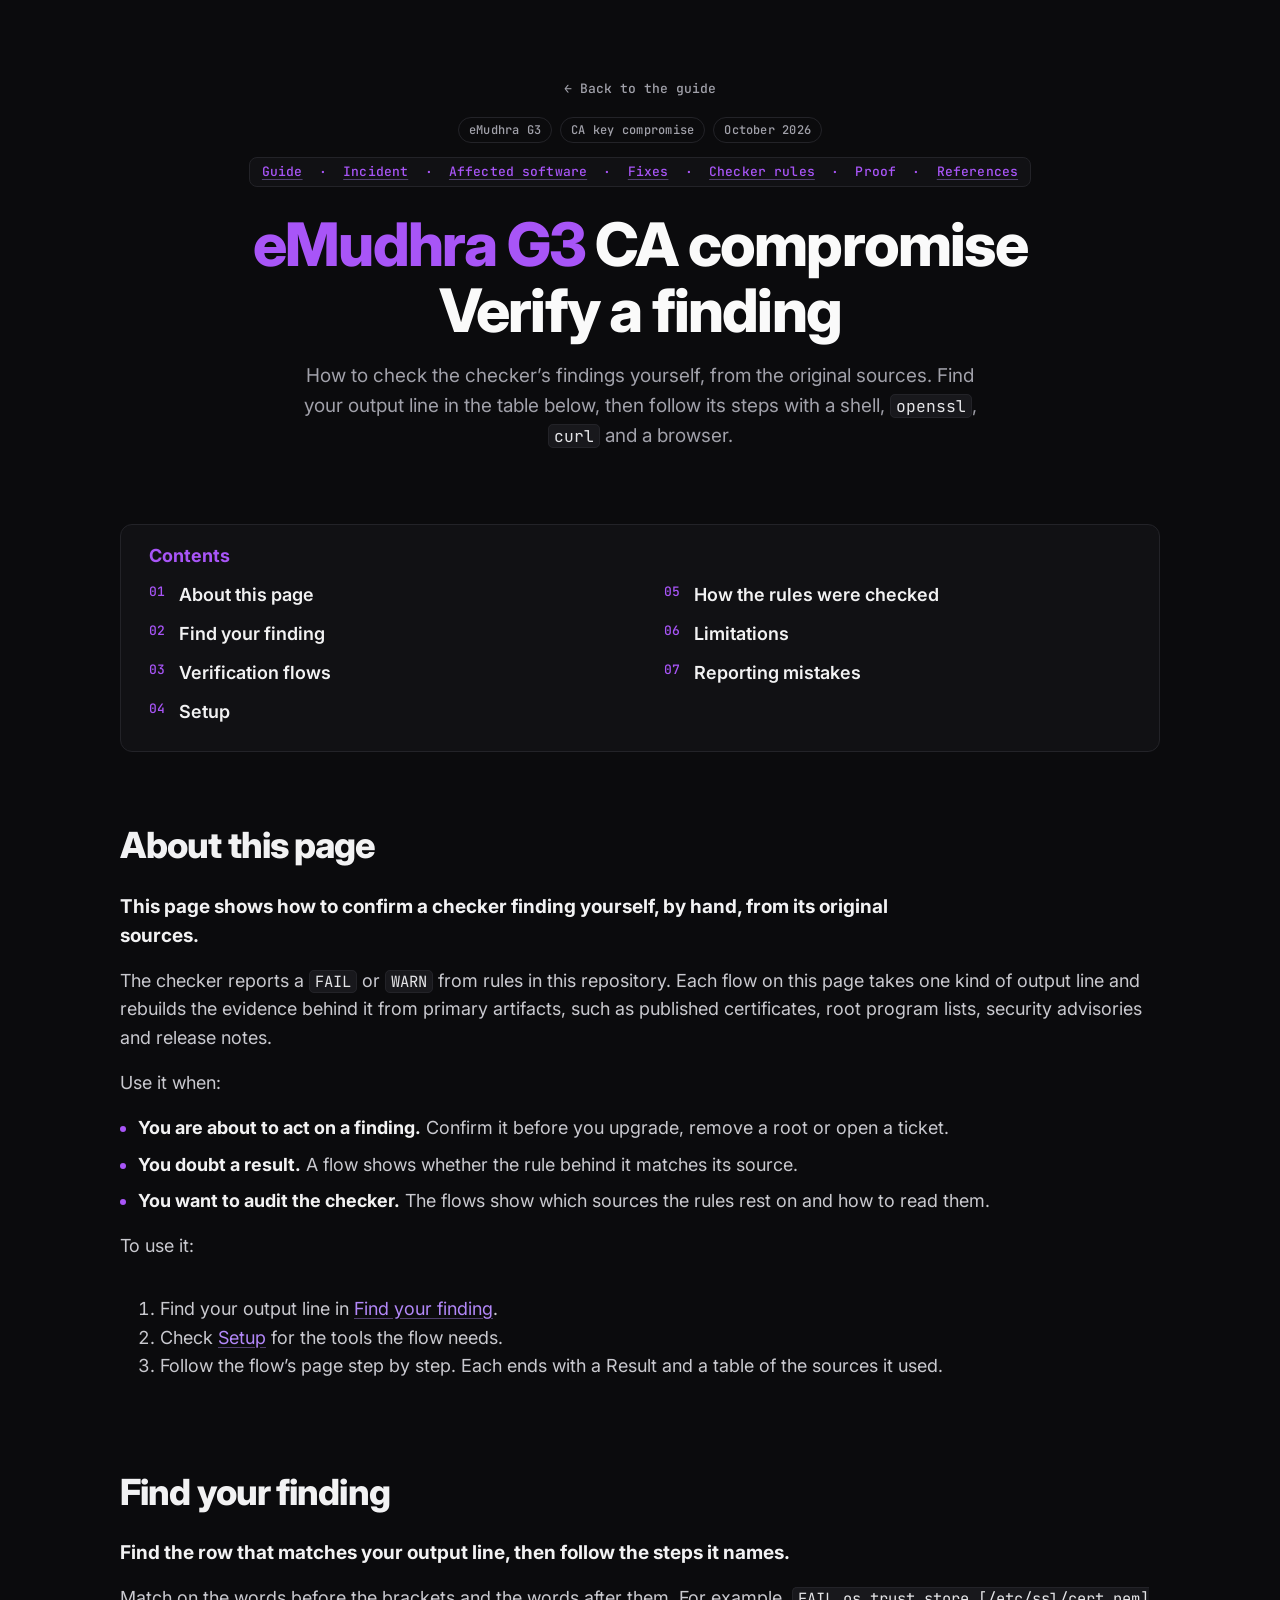
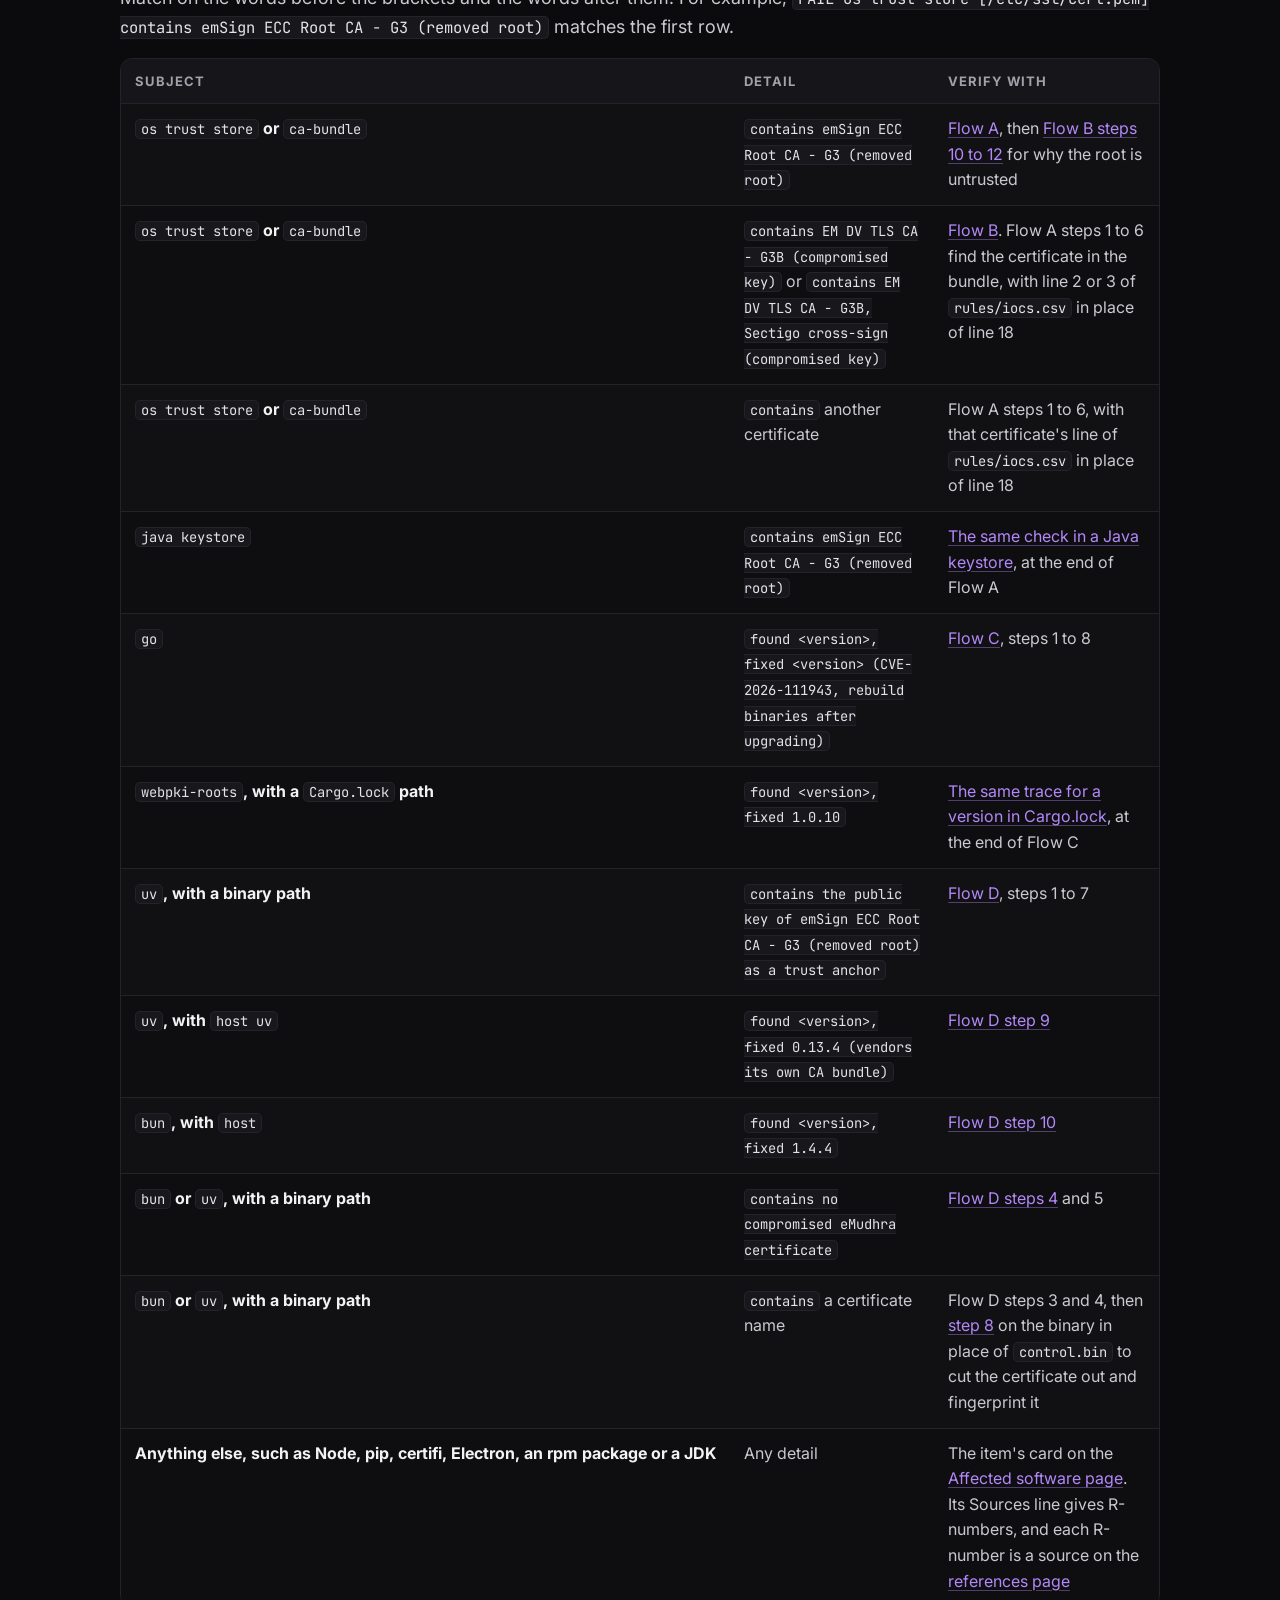
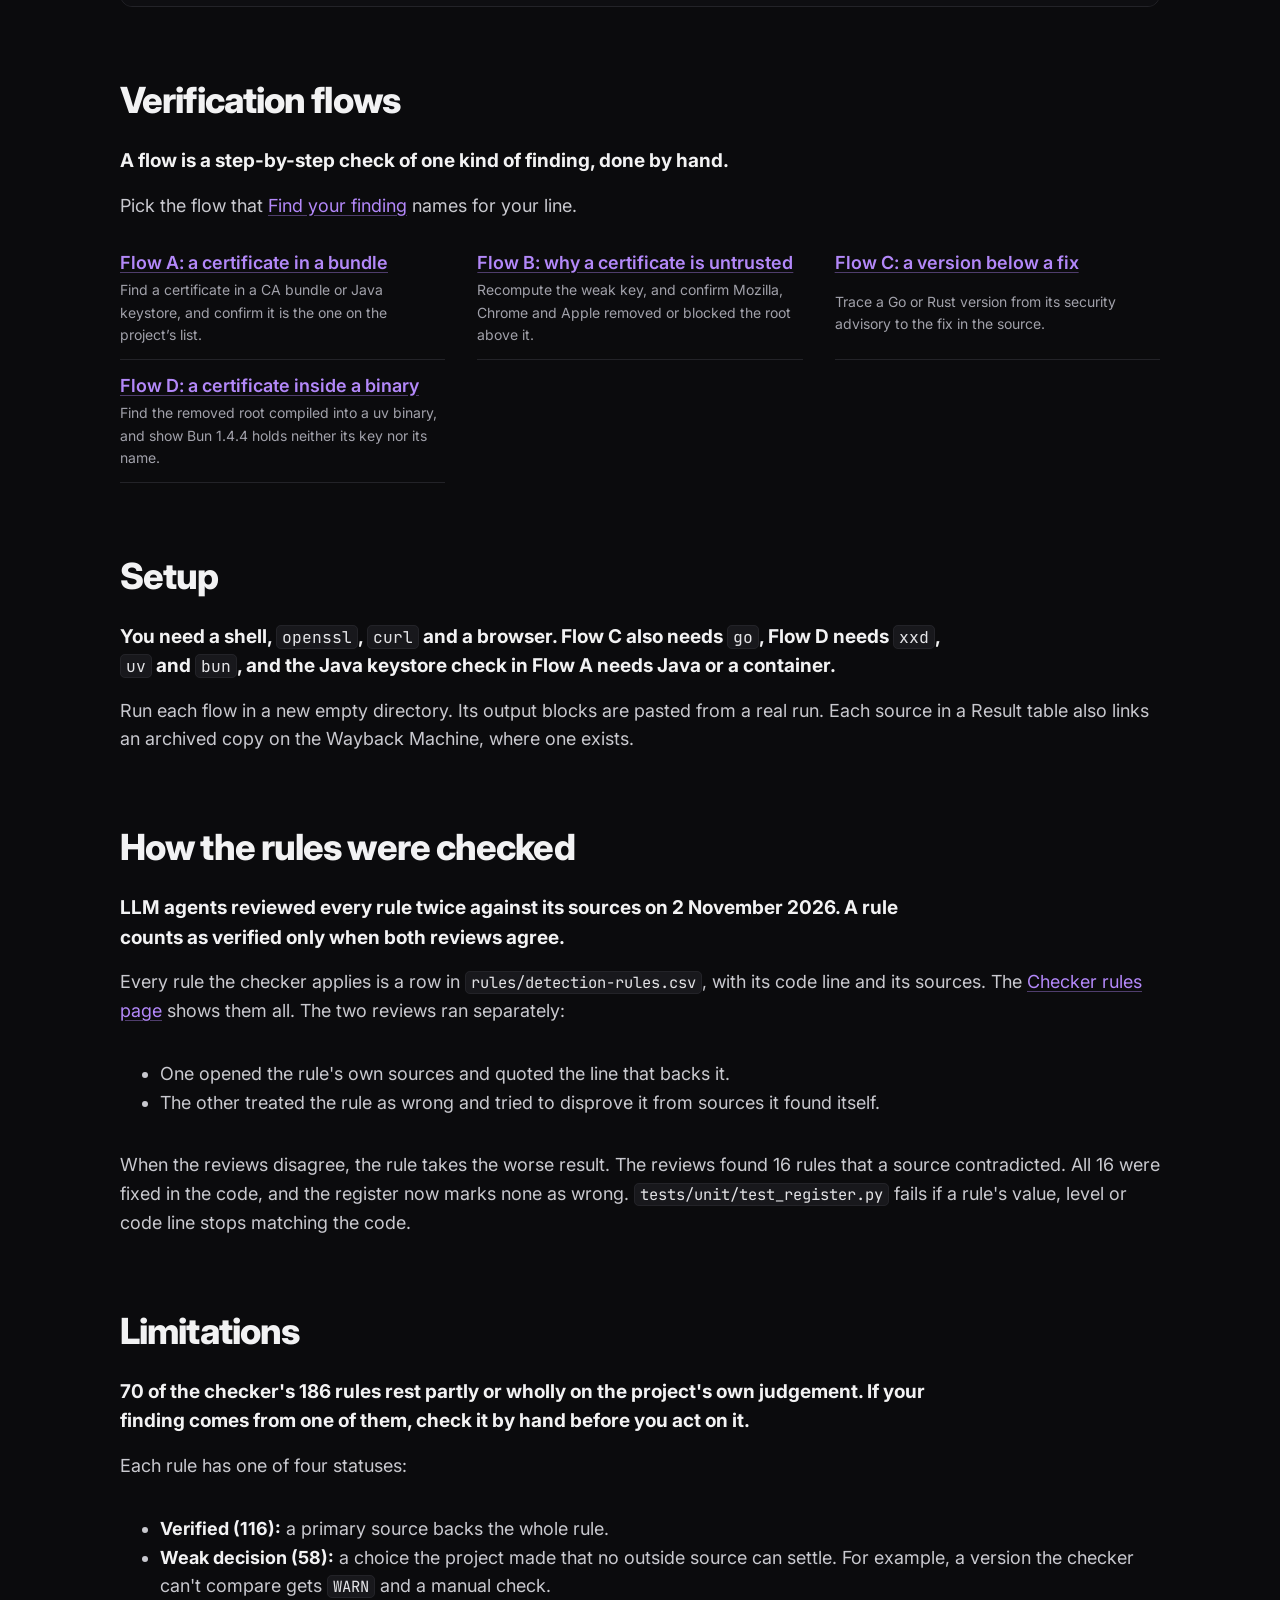
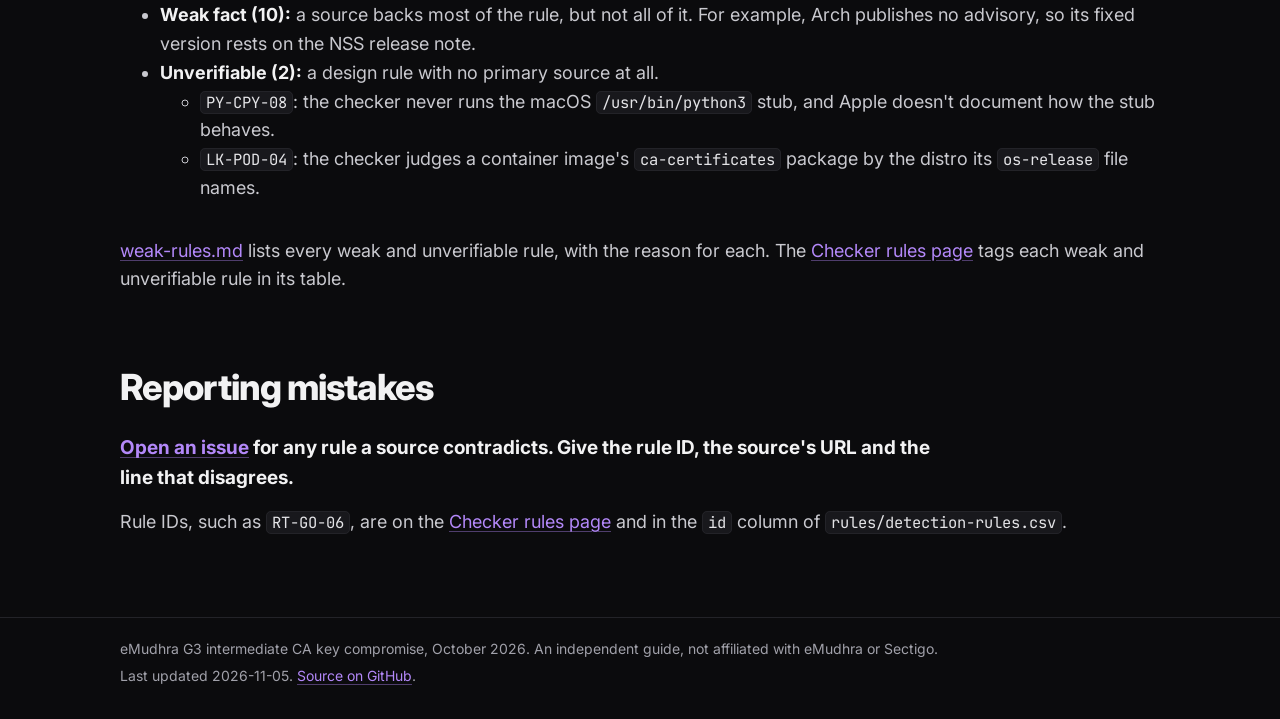
<file: proof.html>
<!doctype html>
<html lang="en">
<head>
<meta charset="utf-8">
<meta name="viewport" content="width=device-width, initial-scale=1">
<title>eMudhra G3 CA compromise: verify a finding</title>
<meta name="description" content="How to verify a finding from the eMudhra G3 CA compromise checker yourself, from the original sources, with a shell, openssl, curl and a browser.">
<link rel="preconnect" href="https://fonts.googleapis.com">
<link rel="preconnect" href="https://fonts.gstatic.com" crossorigin>
<link rel="stylesheet" href="https://fonts.googleapis.com/css2?family=Inter:wght@400;500;600;700;800&family=JetBrains+Mono:wght@400;500;600&display=swap">
<style>
:root {
  /* Dark theme: flat near-black ground, zinc cards with faint borders, one purple accent. */
  --bg: #0b0b0d;
  --paper: #111114;
  --raised: #16161a;
  --ink: #f2f2f3;
  --body: #c9c9cf;
  --muted: #a1a1aa;
  --rule: #232328;
  --band: #0b0b0d;
  --band-ink: #fafafa;
  --band-muted: #a1a1aa;
  --link: #b388f9;
  --code-bg: #18181c;
  --primary: #a855f7;
  --bad: #f87171;
  --good: #4ade80;
  --limit: #fb923c;
  --stripe: #0e0e11;
  --sans: "Inter", -apple-system, BlinkMacSystemFont, "Segoe UI", Roboto, Arial, sans-serif;
  --mono: "JetBrains Mono", "Fira Code", ui-monospace, SFMono-Regular, Menlo, Consolas, monospace;
  color-scheme: dark;
}
* { box-sizing: border-box; }
html { -webkit-text-size-adjust: 100%; }
body { margin: 0; background: var(--bg); color: var(--ink); font: 16px/1.6 var(--sans); }
a { color: var(--link); }
a:focus-visible, button:focus-visible { outline: 2px solid var(--link); outline-offset: 2px; }
.wrap { max-width: 1080px; margin: 0 auto; padding-left: max(20px, env(safe-area-inset-left)); padding-right: max(20px, env(safe-area-inset-right)); }
.read { max-width: 70ch; }

/* Header band */
.band { background: var(--band); color: var(--band-ink); padding-block: 44px 40px; }
.band .ids { font: 600 13px/1.4 var(--mono); color: var(--band-muted); letter-spacing: 0.02em; margin: 0 0 14px; }
.band .ids b { color: var(--band-ink); font-weight: 600; }
.band h1 { margin: 0 0 14px; font-size: clamp(28px, 4.6vw, 42px); line-height: 1.12; font-weight: 700; letter-spacing: -0.015em; text-wrap: balance; }
.band p { margin: 0; font-size: 18px; color: var(--band-ink); max-width: 62ch; }

main { padding-block: 40px 56px; display: grid; gap: 44px; }
section { display: grid; gap: 16px; min-width: 0; }
h2 { margin: 0; font-size: 24px; line-height: 1.2; font-weight: 700; letter-spacing: -0.01em; padding-bottom: 8px; border-bottom: 2px solid var(--ink); }
h3 { margin: 0; font-size: 18px; font-weight: 700; }
p { margin: 0; }
.muted { color: var(--muted); }
code { font: 0.86em var(--mono); background: var(--code-bg); padding: 1px 4px; border-radius: 3px; overflow-wrap: anywhere; }

/* Introduction: label column beside bullets */
dl.intro { margin: 0; display: grid; grid-template-columns: 11rem 1fr; border-top: 1px solid var(--rule); }
dl.intro dt, dl.intro dd { margin: 0; padding: 14px 0; border-bottom: 1px solid var(--rule); }
dl.intro dt { font-weight: 700; padding-right: 20px; }
dl.intro ul { margin: 0; padding-left: 18px; display: grid; gap: 4px; }
@media (max-width: 640px) {
  dl.intro { grid-template-columns: 1fr; }
  dl.intro dt { border-bottom: 0; padding-bottom: 2px; }
  dl.intro dd { padding-top: 0; }
}

/* Check table */
.table-scroll { overflow-x: auto; border-top: 2px solid var(--ink); border-bottom: 1px solid var(--rule); }
table { border-collapse: collapse; width: 100%; min-width: 880px; font-size: 15px; background: var(--paper); }
th, td { text-align: left; vertical-align: top; padding: 12px 14px; border-bottom: 1px solid var(--rule); }
thead th { font-size: 13px; font-weight: 700; text-transform: uppercase; letter-spacing: 0.05em; color: var(--muted); background: var(--bg); }
tbody tr:nth-child(even) { background: var(--stripe); }
tbody tr:last-child td { border-bottom: 0; }
td:first-child { font-weight: 700; white-space: nowrap; }
td.check { min-width: 300px; }
.cmd { display: flex; align-items: flex-start; gap: 6px; background: var(--code-bg); border: 1px solid var(--rule); border-radius: 4px; padding: 8px 8px 8px 12px; margin-bottom: 6px; }
.cmd:last-of-type { margin-bottom: 0; }
.cmd code { flex: 1; min-width: 0; background: none; padding: 0; font-size: 13px; line-height: 1.5; white-space: pre-wrap; overflow-wrap: anywhere; }
.cmd .copy { flex: none; display: grid; place-items: center; width: 26px; height: 26px; margin: -3px 0; border: 1px solid transparent; border-radius: 4px; background: none; color: var(--muted); cursor: pointer; }
.cmd .copy:hover { color: var(--ink); border-color: var(--rule); background: var(--paper); }
.cmd .copy.done { color: var(--good); }
td.bad { color: var(--bad); font-variant-numeric: tabular-nums; }
td.good { color: var(--good); font-variant-numeric: tabular-nums; }
td.bad code, td.good code { color: var(--ink); }
td.bad ul, td.good ul { margin: 0; padding-left: 16px; display: grid; gap: 3px; }

ul.notes { margin: 0; padding-left: 18px; display: grid; gap: 8px; max-width: 80ch; }

/* Code blocks */
.code { position: relative; background: var(--code-bg); border-left: 3px solid var(--band); min-width: 0; }
.code pre { margin: 0; padding: 14px 16px; overflow-x: auto; font: 13.5px/1.6 var(--mono); }
.code button {
  position: absolute; top: 8px; right: 8px; font: 600 12px var(--sans);
  background: var(--paper); color: var(--ink); border: 1px solid var(--rule); border-radius: 3px;
  padding: 3px 10px; cursor: pointer;
}
.code button:hover { border-color: var(--ink); }

dl.levels { margin: 0; display: grid; grid-template-columns: auto 1fr; gap: 6px 14px; }
dl.levels dt { font: 700 13px/1.6 var(--mono); }
dl.levels dt.fail { color: var(--bad); }
dl.levels dd { margin: 0; }

ul.sources { margin: 0; padding-left: 18px; display: grid; gap: 4px; columns: 2; column-gap: 32px; }
ul.sources li { break-inside: avoid; }
@media (max-width: 640px) { ul.sources { columns: 1; } }

ul.resources { margin: 0; padding: 0; list-style: none; display: grid; grid-template-columns: repeat(auto-fill, minmax(min(100%, 320px), 1fr)); gap: 0 32px; }
ul.resources li { display: grid; gap: 2px; padding: 12px 0; border-bottom: 1px solid var(--rule); min-width: 0; }
ul.resources a { font-weight: 600; }
ul.resources span { color: var(--muted); font-size: 14px; }

.toc ol { margin: 0; padding-left: 20px; display: grid; gap: 10px; }
.toc li a { font-weight: 700; }
.toc li span { display: block; color: var(--muted); font-size: 14px; }
.toc h2 { font-size: 13px; text-transform: uppercase; letter-spacing: 0.1em; color: var(--muted); border-bottom: 0; padding-bottom: 0; margin-bottom: 8px; }
.toc ol { display: block; columns: 2; column-gap: 40px; }
.toc li { break-inside: avoid; padding: 3px 0; }
.toc li span { display: none; }
@media (max-width: 640px) { .toc ol { columns: 1; } }
[id] { scroll-margin-top: 16px; }
.nw { white-space: nowrap; }
.src { font-size: 14px; }
.src a { display: inline-flex; align-items: center; gap: 6px; font-weight: 600; }
.back { display: inline-block; margin-bottom: 16px; color: var(--band-muted); font-size: 14px; text-decoration: none; }
.back:hover { color: var(--band-ink); text-decoration: underline; }
footer .wrap { display: grid; gap: 4px; }
footer { border-top: 1px solid var(--rule); padding-block: 20px 32px; font-size: 14px; color: var(--muted); }

@media print {
  .band { background: none; color: #000; padding-block: 0 16px; border-bottom: 2px solid #000; }
  .band .ids, .band p, .band .ids b { color: #000; }
  .code button { display: none; }
  .table-scroll { overflow: visible; }
  table { min-width: 0; font-size: 11px; }
  a { color: #000; }
}

/* Page treatment: centered hero, mono eyebrow pills, purple highlight word, rounded bordered cards. */
body { color: var(--body); font-size: 18px; }
table, table.list { font-size: 16px; }
.cmd code, .code pre { font-size: 14.5px; }
strong, b, td:first-child, dt, h1, h2, h3 { color: var(--ink); }
.band { background: none; padding-block: 80px 24px; text-align: center; }
.band .wrap { display: flex; flex-direction: column; align-items: center; }
.band .ids { display: inline-block; margin: 0; padding: 4px 12px; border: 1px solid var(--rule); border-radius: 8px; background: var(--paper);
  font: 500 13px/1.5 var(--mono); color: var(--primary); letter-spacing: 0.01em; }
.band .ids { max-width: none; white-space: nowrap; }
@media (max-width: 640px) { .band .ids { white-space: normal; } }
.band .ids b, .band .ids a { color: var(--primary); font-weight: 500; }
.band .tags { display: flex; flex-wrap: wrap; justify-content: center; gap: 8px; margin: 0 0 14px; }
.band .tags span { padding: 3px 10px; border: 1px solid var(--rule); border-radius: 999px; font: 500 12px/1.5 var(--mono); color: var(--muted); letter-spacing: 0.02em; }
.band h1 { margin: 24px 0 18px; font-size: clamp(30px, calc((100vw - 48px) / 18), 60px); font-weight: 800; letter-spacing: -0.03em; line-height: 1.1; color: var(--band-ink); max-width: none; }
.band .wrap { max-width: 1440px; }
.band p:not(.ids):not(.tags) { color: var(--muted); font-size: 19px; line-height: 1.6; max-width: 58ch; margin: 0 auto; }
.hl { color: var(--primary); }
main { gap: 72px; padding-block: 48px 80px; }
h2 { border-bottom: 0; padding-bottom: 0; font-size: clamp(26px, 3.4vw, 36px); font-weight: 800; letter-spacing: -0.025em; }
h2[data-eyebrow]::before { content: attr(data-eyebrow); display: block; width: fit-content; margin-bottom: 16px; padding: 3px 12px;
  border: 1px solid var(--rule); border-radius: 8px; background: var(--paper); font: 500 13px/1.5 var(--mono); color: var(--primary); letter-spacing: 0.01em; }
h3 { font-size: 20px; }
.muted { color: var(--muted); }
a { color: var(--link); text-decoration-color: rgba(179, 136, 249, .4); text-underline-offset: 3px; }
a:hover { text-decoration-color: currentColor; }
code { background: var(--code-bg); color: #e4e4e7; border: 1px solid var(--rule); border-radius: 5px; padding: 0 5px; }

/* Introduction as one card, labels as spaced capitals */
dl.intro { border: 1px solid var(--rule); border-radius: 12px; background: var(--paper); padding: 4px 28px; }
dl.intro dt, dl.intro dd { border-color: var(--rule); padding-block: 20px; }
dl.intro > :nth-last-child(-n+2) { border-bottom: 0; }
dl.intro dt { font-size: 12px; font-weight: 700; letter-spacing: 0.12em; text-transform: uppercase; color: var(--primary); padding-top: 24px; }
dl.intro li::marker { color: var(--primary); }

/* Tables in rounded cards */
.table-scroll { border: 1px solid var(--rule); border-radius: 12px; background: var(--paper); }
table, table.matrix, table.list { background: transparent; }
thead th, .matrix thead th, .list thead th { background: var(--raised); color: var(--muted); letter-spacing: 0.08em; }
th, td { border-color: var(--rule); }
tbody tr:nth-child(even) { background: var(--stripe); }
.cmd { background: var(--code-bg); border-color: var(--rule); border-radius: 8px; }
.cmd .copy:hover { background: var(--raised); border-color: var(--rule); }
td.bad { color: var(--bad); }
td.good { color: var(--good); }

/* Code blocks */
.code { background: var(--paper); border: 1px solid var(--rule); border-radius: 12px; }
.code pre { color: #e4e4e7; }
.code button { background: var(--raised); color: var(--ink); border: 1px solid var(--rule); border-radius: 8px; }
.code button:hover { border-color: var(--primary); box-shadow: 0 0 16px rgba(168, 85, 247, .3); }
dl.levels dt { color: var(--limit); }
dl.levels dt.fail { color: var(--bad); }

ul.resources li { border-color: var(--rule); }
ul.sources li::marker, ul.notes li::marker, ul.plain li::marker { color: var(--primary); }

/* Tests page */
.facts { display: grid; grid-template-columns: repeat(4, minmax(0, 1fr)); gap: 16px; border: 0; padding: 0; }
.facts div { border: 1px solid var(--rule); border-radius: 12px; background: var(--paper); padding: 26px 16px; text-align: center; justify-items: center; }
.facts b { font-size: 42px; font-weight: 800; letter-spacing: -0.02em; color: var(--primary); }
.facts div:nth-child(2) b { color: var(--good); }
.facts div:nth-child(3) b { color: var(--limit); }
.facts span { color: var(--muted); font-size: 15px; }
@media (max-width: 640px) { .facts { grid-template-columns: repeat(2, minmax(0, 1fr)); } }
nav.toc { border: 1px solid var(--rule); border-radius: 12px; background: var(--paper); padding: 20px 28px; max-width: none; }
nav.toc h2 { font-size: 12px; font-weight: 700; letter-spacing: 0.12em; text-transform: uppercase; color: var(--primary); margin-bottom: 10px; }
nav.toc ol { display: block; list-style: none; padding-left: 0; columns: 2; column-gap: 48px; counter-reset: toc; }
nav.toc li { counter-increment: toc; display: flex; gap: 14px; padding: 5px 0; break-inside: avoid; }
nav.toc li::before { content: counter(toc, decimal-leading-zero); font: 500 13px/1.75 var(--mono); color: var(--primary); }
nav.toc li > a { color: var(--ink); font-weight: 600; text-decoration: none; }
nav.toc li > a:hover { color: var(--primary); }
nav.toc li span { display: none; }
@media (max-width: 640px) { nav.toc ol { columns: 1; } }
.band .back { margin-bottom: 20px; font: 500 13px var(--mono); color: var(--muted); }
.band .back:hover { color: var(--primary); }
.matrix tbody th { background: var(--paper); color: var(--ink); }
.matrix tbody tr:nth-child(even) th, .matrix tbody tr:nth-child(even) td { background: var(--stripe); }
.matrix thead th.grp { color: var(--primary); }
.list tr.grp th { background: var(--raised); color: var(--primary); }
.list td.tid { color: var(--ink); }
.dot.limit { background: var(--limit); }

.src { margin: 0; }
.src a { display: inline-flex; align-items: center; gap: 8px; }
.src a { padding: 6px 14px; border: 1px solid var(--rule); border-radius: 8px; background: var(--raised); color: var(--ink); font-weight: 600; font-size: 14px; text-decoration: none; }
.src a:hover { border-color: var(--primary); box-shadow: 0 0 16px rgba(168, 85, 247, .3); }
/* Call to action box */
.cta { border: 1px solid rgba(168, 85, 247, .35); border-radius: 12px; padding: 32px;
  background: linear-gradient(135deg, rgba(168, 85, 247, .2) 0%, rgba(168, 85, 247, .06) 60%, rgba(168, 85, 247, .02) 100%), var(--paper);
  display: grid; gap: 14px; }
.cta .label { font-size: 12px; font-weight: 700; letter-spacing: 0.12em; text-transform: uppercase; color: var(--primary); }
.cta h3 { margin: 0; font-size: 28px; font-weight: 800; letter-spacing: -0.02em; }
.cta p { margin: 0; max-width: 62ch; color: var(--body); }
.cta .actions { display: flex; flex-wrap: wrap; gap: 12px; margin-top: 6px; }
.cta .btn { display: inline-flex; align-items: center; gap: 8px; padding: 10px 18px; border-radius: 8px; font-weight: 600; font-size: 15px; text-decoration: none; }
.cta .btn-primary { background: linear-gradient(135deg, #a855f7, #c96ef7); border: 1px solid #be5eed; color: #fff; box-shadow: 0 0 20px rgba(168, 85, 247, .3); }
.cta .btn-primary:hover { box-shadow: 0 0 28px rgba(168, 85, 247, .5); }
.cta .btn-ghost { border: 1px solid var(--rule); background: var(--raised); color: var(--ink); }
.cta .btn-ghost:hover { border-color: var(--primary); }
footer { border-color: var(--rule); color: var(--muted); }
@media print { .band h1, h2, .hl { color: #000; } h2[data-eyebrow]::before { display: none; } }

/* List tables (checks and references pages) */
table.list { border-collapse: collapse; width: 100%; min-width: 860px; font-size: 14.5px; background: var(--paper); }
.list th, .list td { text-align: left; vertical-align: top; padding: 9px 12px; border-bottom: 1px solid var(--rule); }
.list thead th { font-size: 13px; font-weight: 700; text-transform: uppercase; letter-spacing: 0.05em; color: var(--muted); background: var(--bg); }
.list tr.grp th { background: var(--stripe); font: 700 12px var(--mono); text-transform: uppercase; letter-spacing: 0.05em; padding-top: 14px; }
.list td.tid { font: 700 14px var(--mono); white-space: nowrap; }
.list td.tid span { display: block; font-weight: 400; font-size: 12px; color: var(--muted); }
.list td.cks { font: 12.5px var(--mono); color: var(--muted); white-space: nowrap; }
.list td.res { font-weight: 700; white-space: nowrap; }
.list td.res.pass { color: var(--good); }
.list td.res.gap { color: var(--bad); }
.list td.res.limit { color: var(--limit); }
.list tr.grp th { background: var(--raised); color: var(--primary); }
.list td.tid { color: var(--ink); }

/* References page */
table.list.refs-table { min-width: 1100px; font-size: 15px; }
.refs-table td.tid a { color: var(--ink); text-decoration: none; }
.refs-table td.tid a:hover { color: var(--primary); }
.refs-table td.stk { font-weight: 600; color: var(--ink); min-width: 160px; }
.refs-table td.val { min-width: 220px; }
.refs-table td.note { color: var(--muted); font-size: 14px; min-width: 180px; }
.refs-table ol.refs { margin: 0; padding-left: 22px; display: grid; gap: 3px; font-size: 14px; min-width: 220px; }
.refs-table ol.refs li::marker { color: var(--primary); font: 500 12px var(--mono); }
.refs-table tr:target td { background: rgba(168, 85, 247, .12); }
nav.toc li small { margin-left: auto; font: 500 13px/1.75 var(--mono); color: var(--muted); white-space: nowrap; }

/* eMudhra pages: inline reference links, status chips, the checks table and the fingerprint table. */
.rl { font: 500 0.74em var(--mono); color: var(--muted); white-space: nowrap; }
.rl a { text-decoration: none; }
.rl a:hover { text-decoration: underline; }
.chip { display: inline-block; margin-bottom: 6px; padding: 1px 8px; border: 1px solid; border-radius: 6px; font: 600 12px/1.6 var(--mono); white-space: nowrap; }
.chip.unfixed { color: var(--bad); border-color: rgba(248, 113, 113, .45); background: rgba(248, 113, 113, .08); }
.chip.partial { color: var(--limit); border-color: rgba(251, 146, 60, .45); background: rgba(251, 146, 60, .08); }
.chip.os { color: var(--muted); border-color: var(--rule); background: var(--raised); }
table.list.checks { min-width: 1280px; font-size: 15px; }
.checks td { padding: 12px 12px; }
.checks td.item { font-weight: 700; color: var(--ink); white-space: normal; min-width: 150px; }
.checks td.where { min-width: 170px; font-size: 14px; }
.checks td.check { min-width: 320px; }
.checks td.check .muted { display: block; margin-top: 4px; font-size: 13.5px; }
.checks td.bad, .checks td.good { min-width: 160px; font-size: 14.5px; }
.checks td.aaa { min-width: 170px; font-size: 14px; color: var(--body); }
.checks td.rf, .fps td.rf { font: 500 13px var(--mono); white-space: nowrap; }
.checks td.rf a, .fps td.rf a { display: block; text-decoration: none; }
.checks td.bad ul, .checks td.good ul { margin: 0; padding-left: 16px; display: grid; gap: 3px; }
.checks tr:target td { background: rgba(168, 85, 247, .12); }
table.list.fps { min-width: 720px; font-size: 15px; }
.fps td:first-child { white-space: normal; }
.fps td.fp code { font-size: 12.5px; overflow-wrap: anywhere; }
.refs-table td.dt { font: 500 13px var(--mono); white-space: nowrap; color: var(--muted); }
.refs-table ol.refs li .meta { display: block; color: var(--muted); font-size: 13px; }
.refs-table td.note strong { color: var(--limit); }
.facts div:nth-child(4) b { color: var(--bad); }
section.area { display: grid; gap: 12px; }
section.area h3 { margin-top: 8px; }
p.more a { font-weight: 600; font-size: 15px; }
#manual > .read { max-width: 70ch; }

/* Reading layout: quiet reference tags, sentence-case labels, lead-then-detail lists, compact tables with a Refs column. */
.rl a { color: var(--muted); }
.rl a:hover { color: var(--link); }
dl.intro dt { font-size: 18px; letter-spacing: 0; text-transform: none; padding-top: 22px; }
dl.intro dd > ul { gap: 12px; }
dl.intro ul ul { margin-top: 4px; gap: 3px; }
p.key { max-width: 70ch; font-size: 19px; line-height: 1.55; color: var(--ink); }
section > h3 { margin-top: 12px; }
ul.points { margin: 0; padding: 0; list-style: none; display: grid; gap: 22px; max-width: 80ch; }
ul.points > li > strong:first-child { display: block; margin-bottom: 4px; }
ul.points ul, ul.points ol { margin: 0; padding-left: 20px; display: grid; gap: 6px; }
ul.points ul ul, ul.points ul ol { margin-top: 4px; gap: 2px; }
ul.points li li::marker { color: var(--primary); }
ul.points .code { margin-top: 4px; }
table.list.tbl { min-width: 640px; font-size: 15.5px; }
.tbl th, .tbl td { padding: 11px 14px; }
.tbl td:first-child { width: 12rem; white-space: normal; font-weight: 600; color: var(--ink); }
.tbl td ul { margin: 0; padding-left: 16px; display: grid; gap: 4px; }
.tbl td.rf { width: 5rem; font: 500 13px var(--mono); white-space: nowrap; }
.tbl td.rf a { display: block; text-decoration: none; }
.tbl.when td:first-child { width: 10rem; white-space: nowrap; font: 500 14px var(--mono); color: var(--muted); }
section.area { border-top: 1px solid var(--rule); padding-top: 28px; gap: 16px; }
section.area h3 { margin-top: 0; }
dl.levels + p, dl.levels + dl.levels { margin-top: 4px; }
@media (max-width: 640px) {
  table.list.tbl { min-width: 0; }
  .tbl thead { display: none; }
  .tbl, .tbl tbody, .tbl tr, .tbl td, .tbl tr.grp th { display: block; width: auto; }
  .tbl tr { padding: 10px 0; border-bottom: 1px solid var(--rule); }
  .tbl tr:last-child { border-bottom: 0; }
  .tbl td, .tbl.when td:first-child { width: auto; border: 0; padding: 3px 16px; }
  .tbl td:empty { display: none; }
  .tbl td.rf a { display: inline; margin-right: 10px; }
  dl.intro dt { padding-bottom: 4px; }
  dl.intro dd { padding-top: 4px; }
}

/* Sister-page layout: the main check table, per-area caveat cards and the section Sources line. */
#caveats { display: grid; gap: 32px; }
.eco { display: grid; gap: 12px; }
.eco h4 { margin: 12px 0 0; font-size: 16px; }
table.caveats { min-width: 0; }
table.caveats td:first-child { white-space: normal; width: 14rem; }
table.caveats td ul { margin: 0; padding-left: 18px; display: grid; gap: 6px; }
nav.toc h2 { font-size: 18px; font-weight: 700; letter-spacing: 0; text-transform: none; color: var(--primary); margin-bottom: 10px; }
td.rf { font: 500 13px var(--mono); white-space: nowrap; }
td.rf a { display: block; text-decoration: none; }
.eco > p a { font-weight: 600; font-size: 15px; }
p.refs-line { font-size: 14px; max-width: 80ch; }
p.refs-line a { font: 500 13px var(--mono); text-decoration: none; }
@media (max-width: 640px) { table.caveats td:first-child { width: auto; } }

/* Manual checks: one card per stack. */
.stacks { display: grid; gap: 28px; margin-top: 8px; }
.stacks .eco { border-top: 1px solid var(--rule); padding-top: 24px; }
.stacks .eco > p { max-width: 75ch; }

/* Further reading: grouped primary sources. */
#sources h4 { margin: 18px 0 6px; font-size: 13px; font-weight: 700; letter-spacing: 0.05em; text-transform: uppercase; color: var(--muted); }

/* Checks page: one card per item, with a status chip under its name. */
.chip.fixed { color: var(--good); border-color: rgba(74, 222, 128, .45); background: rgba(74, 222, 128, .08); }
.eco > p.status { margin-top: -6px; }
.eco > p.status .chip { margin-bottom: 0; }
.stacks .eco:target { outline: 1px solid var(--primary); outline-offset: 12px; border-radius: 4px; }

/* Alias anchors kept for old links take no grid cell. */
a[id]:empty { position: absolute; }
section > h2 { margin-bottom: 8px; }
</style>
</head>
<body>

<header class="band">
  <div class="wrap">
    <a class="back" href="index.html">← Back to the guide</a>
    <p class="tags"><span>eMudhra G3</span><span>CA key compromise</span><span>October 2026</span></p>
    <p class="ids"><a href="index.html">Guide</a> &nbsp;·&nbsp; <a href="incident.html">Incident</a> &nbsp;·&nbsp; <a href="checks.html">Affected software</a> &nbsp;·&nbsp; <a href="fixes.html">Fixes</a> &nbsp;·&nbsp; <a href="detections.html">Checker rules</a> &nbsp;·&nbsp; Proof &nbsp;·&nbsp; <a href="references.html">References</a></p>
    <h1><span class='hl'>eMudhra G3</span> CA compromise<br>Verify a finding</h1>
    <p>How to check the checker’s findings yourself, from the original sources. Find your output line in the table below, then follow its steps with a shell, <code>openssl</code>, <code>curl</code> and a browser.</p>
  </div>
</header>
<main class="wrap">
<nav class="toc read" aria-label="Contents"><h2>Contents</h2><ol>
  <li><a href="#about">About this page</a><span>What it is, when to use it and how</span></li>
  <li><a href="#find-your-finding">Find your finding</a><span>Which flow verifies your output line</span></li>
  <li><a href="#flows">Verification flows</a><span>What a flow is, and one page for each</span></li>
  <li><a href="#setup">Setup</a><span>The tools every flow needs</span></li>
  <li><a href="#method">How the rules were checked</a><span>Two reviews per rule, and the test that checks the register against the code</span></li>
  <li><a href="#limitations">Limitations</a><span>The rules no source fully backs</span></li>
  <li><a href="#reporting">Reporting mistakes</a><span>How to report a wrong rule</span></li>
</ol></nav>
<section id="about">
<h2>About this page</h2>
<p class="key"><strong>This page shows how to confirm a checker finding yourself, by hand, from its original sources.</strong></p>
<p>The checker reports a <code>FAIL</code> or <code>WARN</code> from rules in this repository. Each flow on this page takes one kind of output line and rebuilds the evidence behind it from primary artifacts, such as published certificates, root program lists, security advisories and release notes.</p>
<p>Use it when:</p>
<ul class="notes">
<li><strong>You are about to act on a finding.</strong> Confirm it before you upgrade, remove a root or open a ticket.</li>
<li><strong>You doubt a result.</strong> A flow shows whether the rule behind it matches its source.</li>
<li><strong>You want to audit the checker.</strong> The flows show which sources the rules rest on and how to read them.</li>
</ul>
<p>To use it:</p>
<ol>
<li>Find your output line in <a href="#find-your-finding">Find your finding</a>.</li>
<li>Check <a href="#setup">Setup</a> for the tools the flow needs.</li>
<li>Follow the flow’s page step by step. Each ends with a Result and a table of the sources it used.</li>
</ol>
</section>
<section id="find-your-finding">
<h2>Find your finding</h2>
<p class="key"><strong>Find the row that matches your output line, then follow the steps it names.</strong></p>
<p>Match on the words before the brackets and the words after them. For example, <code>FAIL  os trust store [/etc/ssl/cert.pem] contains emSign ECC Root CA - G3 (removed root)</code> matches the first row.</p>
<div class="table-scroll"><table><thead><tr><th>Subject</th><th>Detail</th><th>Verify with</th></tr></thead><tbody>
<tr><td><code>os trust store</code> or <code>ca-bundle</code></td><td><code>contains emSign ECC Root CA - G3 (removed root)</code></td><td><a href="proof-a.html">Flow A</a>, then <a href="proof-b.html#step-10-find-the-roots-removal-from-mozillas-list">Flow B steps 10 to 12</a> for why the root is untrusted</td></tr>
<tr><td><code>os trust store</code> or <code>ca-bundle</code></td><td><code>contains EM DV TLS CA - G3B (compromised key)</code> or <code>contains EM DV TLS CA - G3B, Sectigo cross-sign (compromised key)</code></td><td><a href="proof-b.html">Flow B</a>. Flow A steps 1 to 6 find the certificate in the bundle, with line 2 or 3 of <code>rules/iocs.csv</code> in place of line 18</td></tr>
<tr><td><code>os trust store</code> or <code>ca-bundle</code></td><td><code>contains</code> another certificate</td><td>Flow A steps 1 to 6, with that certificate's line of <code>rules/iocs.csv</code> in place of line 18</td></tr>
<tr><td><code>java keystore</code></td><td><code>contains emSign ECC Root CA - G3 (removed root)</code></td><td><a href="proof-a.html#the-same-check-in-a-java-keystore">The same check in a Java keystore</a>, at the end of Flow A</td></tr>
<tr><td><code>go</code></td><td><code>found &lt;version&gt;, fixed &lt;version&gt; (CVE-2026-111943, rebuild binaries after upgrading)</code></td><td><a href="proof-c.html">Flow C</a>, steps 1 to 8</td></tr>
<tr><td><code>webpki-roots</code>, with a <code>Cargo.lock</code> path</td><td><code>found &lt;version&gt;, fixed 1.0.10</code></td><td><a href="proof-c.html#the-same-trace-for-a-version-in-cargolock">The same trace for a version in Cargo.lock</a>, at the end of Flow C</td></tr>
<tr><td><code>uv</code>, with a binary path</td><td><code>contains the public key of emSign ECC Root CA - G3 (removed root) as a trust anchor</code></td><td><a href="proof-d.html">Flow D</a>, steps 1 to 7</td></tr>
<tr><td><code>uv</code>, with <code>host uv</code></td><td><code>found &lt;version&gt;, fixed 0.13.4 (vendors its own CA bundle)</code></td><td><a href="proof-d.html#step-9-check-the-uv-version-against-its-advisory">Flow D step 9</a></td></tr>
<tr><td><code>bun</code>, with <code>host</code></td><td><code>found &lt;version&gt;, fixed 1.4.4</code></td><td><a href="proof-d.html#step-10-check-the-bun-version-against-its-release">Flow D step 10</a></td></tr>
<tr><td><code>bun</code> or <code>uv</code>, with a binary path</td><td><code>contains no compromised eMudhra certificate</code></td><td><a href="proof-d.html#step-4-search-for-the-full-certificate">Flow D steps 4</a> and 5</td></tr>
<tr><td><code>bun</code> or <code>uv</code>, with a binary path</td><td><code>contains</code> a certificate name</td><td>Flow D steps 3 and 4, then <a href="proof-d.html#step-8-cut-a-full-certificate-out-of-a-test-file">step 8</a> on the binary in place of <code>control.bin</code> to cut the certificate out and fingerprint it</td></tr>
<tr><td>Anything else, such as Node, pip, certifi, Electron, an rpm package or a JDK</td><td>Any detail</td><td>The item's card on the <a href="checks.html">Affected software page</a>. Its Sources line gives R-numbers, and each R-number is a source on the <a href="references.html">references page</a></td></tr>
</tbody></table></div>
</section>
<section id="flows">
<h2>Verification flows</h2>
<p class="key"><strong>A flow is a step-by-step check of one kind of finding, done by hand.</strong></p>
<p class="read">Pick the flow that <a href="#find-your-finding">Find your finding</a> names for your line.</p>
<ul class="resources">
  <li><a href="proof-a.html">Flow A: a certificate in a bundle</a><span>Find a certificate in a CA bundle or Java keystore, and confirm it is the one on the project’s list.</span></li>
  <li><a href="proof-b.html">Flow B: why a certificate is untrusted</a><span>Recompute the weak key, and confirm Mozilla, Chrome and Apple removed or blocked the root above it.</span></li>
  <li><a href="proof-c.html">Flow C: a version below a fix</a><span>Trace a Go or Rust version from its security advisory to the fix in the source.</span></li>
  <li><a href="proof-d.html">Flow D: a certificate inside a binary</a><span>Find the removed root compiled into a uv binary, and show Bun 1.4.4 holds neither its key nor its name.</span></li>
</ul>
</section>
<section id="setup">
<h2>Setup</h2>
<p class="key"><strong>You need a shell, <code>openssl</code>, <code>curl</code> and a browser. Flow C also needs <code>go</code>, Flow D needs <code>xxd</code>, <code>uv</code> and <code>bun</code>, and the Java keystore check in Flow A needs Java or a container.</strong></p>
<p>Run each flow in a new empty directory. Its output blocks are pasted from a real run. Each source in a Result table also links an archived copy on the Wayback Machine, where one exists.</p>
</section>
<section id="method">
<h2>How the rules were checked</h2>
<p class="key"><strong>LLM agents reviewed every rule twice against its sources on 2 November 2026. A rule counts as verified only when both reviews agree.</strong></p>
<p>Every rule the checker applies is a row in <code>rules/detection-rules.csv</code>, with its code line and its sources. The <a href="detections.html">Checker rules page</a> shows them all. The two reviews ran separately:</p>
<ul>
<li>One opened the rule's own sources and quoted the line that backs it.</li>
<li>The other treated the rule as wrong and tried to disprove it from sources it found itself.</li>
</ul>
<p>When the reviews disagree, the rule takes the worse result. The reviews found 16 rules that a source contradicted. All 16 were fixed in the code, and the register now marks none as wrong. <code>tests/unit/test_register.py</code> fails if a rule's value, level or code line stops matching the code.</p>
</section>
<section id="limitations">
<h2>Limitations</h2>
<p class="key"><strong>70 of the checker's 186 rules rest partly or wholly on the project's own judgement. If your finding comes from one of them, check it by hand before you act on it.</strong></p>
<p>Each rule has one of four statuses:</p>
<ul>
<li><strong>Verified (116):</strong> a primary source backs the whole rule.</li>
<li><strong>Weak decision (58):</strong> a choice the project made that no outside source can settle. For example, a version the checker can't compare gets <code>WARN</code> and a manual check.</li>
<li><strong>Weak fact (10):</strong> a source backs most of the rule, but not all of it. For example, Arch publishes no advisory, so its fixed version rests on the NSS release note.</li>
<li><strong>Unverifiable (2):</strong> a design rule with no primary source at all.<ul>
<li><code>PY-CPY-08</code>: the checker never runs the macOS <code>/usr/bin/python3</code> stub, and Apple doesn't document how the stub behaves.</li>
<li><code>LK-POD-04</code>: the checker judges a container image's <code>ca-certificates</code> package by the distro its <code>os-release</code> file names.</li>
</ul></li>
</ul>
<p><a href="https://github.com/fieldse/emudhra-ca-compromise-check/blob/main/docs/weak-rules.md">weak-rules.md</a> lists every weak and unverifiable rule, with the reason for each. The <a href="detections.html">Checker rules page</a> tags each weak and unverifiable rule in its table.</p>
</section>
<section id="reporting">
<h2>Reporting mistakes</h2>
<p class="key"><strong><a href="https://github.com/fieldse/emudhra-ca-compromise-check/issues/new">Open an issue</a> for any rule a source contradicts. Give the rule ID, the source's URL and the line that disagrees.</strong></p>
<p>Rule IDs, such as <code>RT-GO-06</code>, are on the <a href="detections.html">Checker rules page</a> and in the <code>id</code> column of <code>rules/detection-rules.csv</code>.</p>
</section>
</main>
<footer>
  <div class="wrap"><p>eMudhra G3 intermediate CA key compromise, October 2026. An independent guide, not affiliated with eMudhra or Sectigo.</p><p>Last updated 2026-11-05. <a href="https://github.com/fieldse/emudhra-ca-compromise-check">Source on GitHub</a>.</p></div>
</footer>

<script>
document.querySelectorAll(".cmd .copy").forEach(function (btn) {
  btn.addEventListener("click", function () {
    var code = btn.parentElement.querySelector("code");
    function flash() { btn.classList.add("done"); btn.title = "Copied"; setTimeout(function () { btn.classList.remove("done"); btn.title = "Copy"; }, 1500); }
    function selectIt() {
      var r = document.createRange(); r.selectNodeContents(code);
      var sel = window.getSelection(); sel.removeAllRanges(); sel.addRange(r);
    }
    try { navigator.clipboard.writeText(code.textContent).then(flash, selectIt); } catch (e) { selectIt(); }
  });
});
document.querySelectorAll(".code button").forEach(function (btn) {
  btn.addEventListener("click", function () {
    var pre = btn.parentElement.querySelector("pre");
    function done(label) { btn.textContent = label; setTimeout(function () { btn.textContent = "Copy"; }, 1500); }
    function selectIt() {
      var r = document.createRange(); r.selectNodeContents(pre);
      var s = window.getSelection(); s.removeAllRanges(); s.addRange(r);
      done("Selected");
    }
    try {
      navigator.clipboard.writeText(pre.innerText).then(function () { done("Copied"); }, selectIt);
    } catch (e) { selectIt(); }
  });
});
</script>
</body>
</html>
</file>
